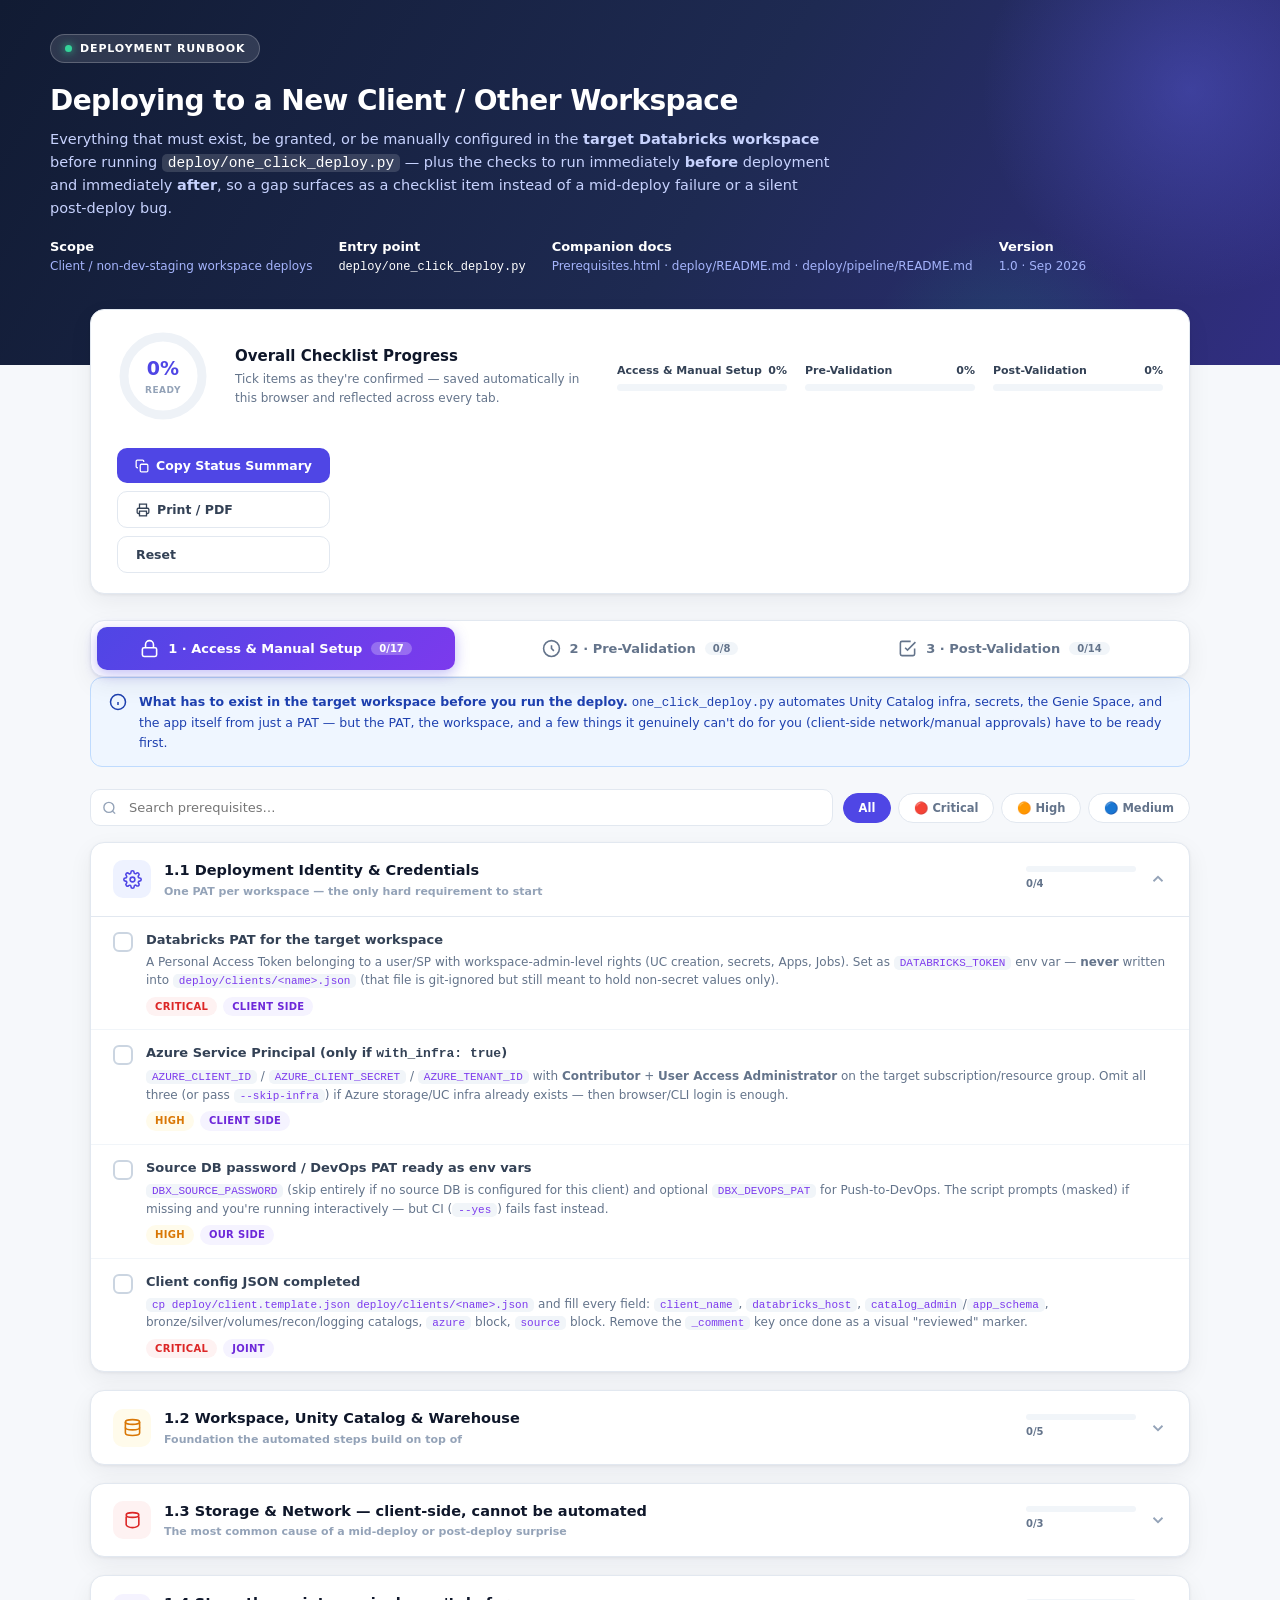
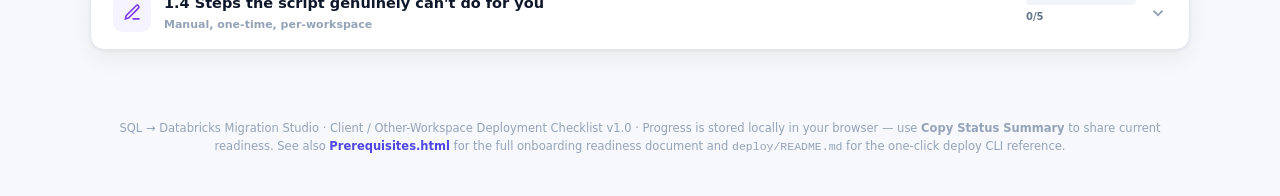
<file: ClientDeploymentPrerequisites.html>
<!DOCTYPE html>
<html lang="en">
<head>
<meta charset="UTF-8">
<meta name="viewport" content="width=device-width, initial-scale=1.0">
<title>Migration Studio — Client / Other-Workspace Deployment Checklist</title>
<style>
  :root{
    --bg:#F6F8FB; --surface:#FFFFFF; --surface-2:#F1F5F9;
    --ink:#0F172A; --t2:#334155; --t3:#64748B; --t4:#94A3B8;
    --line:#E2E8F0; --brand:#4F46E5; --brand-2:#6366F1; --brand-soft:#EEF2FF;
    --green:#059669; --green-soft:#ECFDF5; --amber:#D97706; --amber-soft:#FFFBEB;
    --red:#DC2626; --red-soft:#FEF2F2; --blue:#2563EB; --blue-soft:#EFF6FF;
    --purple-soft:#F5F3FF; --radius:14px;
    --shadow:0 1px 3px rgba(15,23,42,.06),0 8px 24px rgba(15,23,42,.06);
  }
  *{margin:0;padding:0;box-sizing:border-box}
  body{font-family:'Segoe UI',system-ui,-apple-system,Arial,sans-serif;background:var(--bg);color:var(--ink);font-size:14px;line-height:1.55}

  /* ── Header ── */
  .hdr{background:linear-gradient(120deg,#111B33 0%,#1E2A52 55%,#312E81 100%);color:#fff;padding:34px 40px 88px;position:relative;overflow:hidden}
  .hdr::after{content:"";position:absolute;right:-120px;top:-120px;width:420px;height:420px;border-radius:50%;background:radial-gradient(circle,rgba(99,102,241,.35),transparent 70%)}
  .hdr::before{content:"";position:absolute;right:120px;bottom:-160px;width:300px;height:300px;border-radius:50%;background:radial-gradient(circle,rgba(16,185,129,.18),transparent 70%)}
  .hdr-inner{max-width:1180px;margin:0 auto;position:relative;z-index:1}
  .hdr .kicker{display:inline-flex;align-items:center;gap:8px;background:rgba(255,255,255,.12);border:1px solid rgba(255,255,255,.22);padding:5px 14px;border-radius:99px;font-size:11px;font-weight:700;letter-spacing:.08em;text-transform:uppercase}
  .hdr .kicker .dot{width:7px;height:7px;border-radius:50%;background:#34D399;box-shadow:0 0 8px #34D399}
  .hdr h1{font-size:28px;font-weight:800;margin:16px 0 6px;letter-spacing:-.02em}
  .hdr p{color:#C7D2FE;font-size:14.5px;max-width:780px}
  .hdr-meta{display:flex;gap:26px;margin-top:18px;flex-wrap:wrap}
  .hdr-meta .m{font-size:12px;color:#A5B4FC}
  .hdr-meta .m b{display:block;color:#fff;font-size:13px;font-weight:700}

  /* ── Readiness bar ── */
  .ready{max-width:1180px;margin:-56px auto 0;padding:0 40px;position:relative;z-index:2}
  .ready-card{background:var(--surface);border:1px solid var(--line);border-radius:var(--radius);box-shadow:var(--shadow);padding:20px 26px;display:flex;align-items:center;gap:26px;flex-wrap:wrap}
  .ring{position:relative;width:92px;height:92px;flex-shrink:0}
  .ring svg{transform:rotate(-90deg)}
  .ring .pct{position:absolute;inset:0;display:flex;flex-direction:column;align-items:center;justify-content:center;font-weight:800;font-size:19px;color:var(--brand)}
  .ring .pct small{font-size:9px;color:var(--t4);font-weight:600;letter-spacing:.06em}
  .ready-info{flex:1;min-width:240px}
  .ready-info h3{font-size:15px;font-weight:800}
  .ready-info p{font-size:12px;color:var(--t3);margin-top:2px}
  .ready-bars{display:flex;gap:18px;flex-wrap:wrap}
  .rbar{min-width:170px}
  .rbar .lbl{display:flex;justify-content:space-between;font-size:11px;font-weight:700;color:var(--t2);margin-bottom:5px}
  .rbar .track{height:7px;border-radius:99px;background:var(--surface-2);overflow:hidden}
  .rbar .fill{height:100%;border-radius:99px;transition:width .5s ease}
  .btn{border:none;cursor:pointer;font-family:inherit;font-weight:700;font-size:12.5px;border-radius:10px;padding:10px 18px;transition:.18s;display:inline-flex;align-items:center;gap:7px}
  .btn-primary{background:var(--brand);color:#fff}
  .btn-primary:hover{background:#4338CA;transform:translateY(-1px)}
  .btn-ghost{background:var(--surface);color:var(--t2);border:1px solid var(--line)}
  .btn-ghost:hover{border-color:var(--brand);color:var(--brand)}

  /* ── Tabs ── */
  .wrap{max-width:1180px;margin:26px auto 70px;padding:0 40px}
  .tabs{display:flex;gap:6px;background:var(--surface);border:1px solid var(--line);padding:6px;border-radius:14px;box-shadow:var(--shadow);position:sticky;top:12px;z-index:20}
  .tab{flex:1;border:none;background:transparent;cursor:pointer;padding:12px 10px;border-radius:10px;font-family:inherit;font-size:13px;font-weight:700;color:var(--t3);display:flex;align-items:center;justify-content:center;gap:9px;transition:.18s;position:relative}
  .tab:hover{color:var(--brand);background:var(--brand-soft)}
  .tab.active{background:linear-gradient(135deg,var(--brand),#7C3AED);color:#fff;box-shadow:0 4px 14px rgba(79,70,229,.35)}
  .tab .ico{width:19px;height:19px}
  .tab .cnt{background:rgba(255,255,255,.25);font-size:10px;padding:1px 8px;border-radius:99px}
  .tab:not(.active) .cnt{background:var(--surface-2);color:var(--t3)}
  .tab-panel{display:none;animation:fade .35s ease}
  .tab-panel.active{display:block}
  @keyframes fade{from{opacity:0;transform:translateY(8px)}to{opacity:1;transform:none}}

  /* ── Toolbar ── */
  .toolbar{display:flex;gap:10px;align-items:center;margin:22px 0 16px;flex-wrap:wrap}
  .search{flex:1;min-width:220px;position:relative}
  .search input{width:100%;padding:10px 14px 10px 38px;border:1px solid var(--line);border-radius:10px;font-family:inherit;font-size:13px;background:var(--surface);outline:none;transition:.18s}
  .search input:focus{border-color:var(--brand);box-shadow:0 0 0 3px rgba(79,70,229,.12)}
  .search svg{position:absolute;left:12px;top:50%;transform:translateY(-50%);width:15px;height:15px;color:var(--t4)}
  .chips{display:flex;gap:7px}
  .chip{border:1px solid var(--line);background:var(--surface);border-radius:99px;padding:7px 15px;font-size:11.5px;font-weight:700;color:var(--t3);cursor:pointer;font-family:inherit;transition:.15s}
  .chip:hover{border-color:var(--brand);color:var(--brand)}
  .chip.on{background:var(--brand);border-color:var(--brand);color:#fff}

  /* ── Sections & items ── */
  .sect{background:var(--surface);border:1px solid var(--line);border-radius:var(--radius);box-shadow:var(--shadow);margin-bottom:18px;overflow:hidden}
  .sect-hd{display:flex;align-items:center;gap:13px;padding:16px 22px;cursor:pointer;user-select:none}
  .sect-hd:hover{background:#FAFBFF}
  .sect-ico{width:38px;height:38px;border-radius:10px;display:flex;align-items:center;justify-content:center;flex-shrink:0}
  .sect-ico svg{width:19px;height:19px}
  .sect-hd h2{font-size:14.5px;font-weight:800;flex:1}
  .sect-hd .sub{font-size:11px;color:var(--t4);font-weight:600;margin-top:1px}
  .sect-prog{width:110px;flex-shrink:0}
  .sect-prog .track{height:6px;border-radius:99px;background:var(--surface-2);overflow:hidden}
  .sect-prog .fill{height:100%;border-radius:99px;transition:width .4s}
  .sect-prog span{font-size:10px;font-weight:700;color:var(--t3)}
  .caret{transition:.25s;color:var(--t4);flex-shrink:0}
  .sect.open .caret{transform:rotate(180deg)}
  .sect-body{display:none;border-top:1px solid var(--line)}
  .sect.open .sect-body{display:block}
  .item{display:flex;gap:13px;padding:13px 22px;border-bottom:1px solid var(--surface-2);align-items:flex-start;transition:.15s}
  .item:last-child{border-bottom:none}
  .item:hover{background:#FAFBFF}
  .item.done{background:#F8FDFB}
  .item.done .it-title{text-decoration:line-through;color:var(--t4)}
  .cbox{width:20px;height:20px;border:2px solid #CBD5E1;border-radius:6px;cursor:pointer;flex-shrink:0;margin-top:2px;display:flex;align-items:center;justify-content:center;transition:.15s;background:#fff}
  .cbox:hover{border-color:var(--brand)}
  .cbox svg{width:12px;height:12px;color:#fff;opacity:0;transform:scale(.4);transition:.15s}
  .item.done .cbox{background:var(--green);border-color:var(--green)}
  .item.done .cbox svg{opacity:1;transform:scale(1)}
  .it-main{flex:1;min-width:0}
  .it-title{font-size:13px;font-weight:700;color:var(--t2)}
  .it-desc{font-size:12px;color:var(--t3);margin-top:3px;line-height:1.5}
  .it-desc code{background:var(--surface-2);padding:1px 6px;border-radius:5px;font-family:Consolas,monospace;font-size:11px;color:#7C3AED}
  .tags{display:flex;gap:6px;margin-top:7px;flex-wrap:wrap}
  .tag{font-size:10px;font-weight:800;padding:2px 9px;border-radius:99px;letter-spacing:.03em}
  .tag.crit{background:var(--red-soft);color:var(--red)}
  .tag.high{background:var(--amber-soft);color:var(--amber)}
  .tag.med{background:var(--blue-soft);color:var(--blue)}
  .tag.owner{background:var(--purple-soft);color:#6D28D9}
  .empty-msg{display:none;text-align:center;color:var(--t4);font-size:12.5px;padding:26px}

  /* ── Callouts ── */
  .callout{display:flex;gap:12px;border-radius:12px;padding:14px 18px;margin:0 0 18px;font-size:12.5px;border:1px solid}
  .callout svg{width:18px;height:18px;flex-shrink:0;margin-top:1px}
  .co-info{background:var(--blue-soft);border-color:#BFDBFE;color:#1E40AF}
  .co-warn{background:var(--amber-soft);border-color:#FDE68A;color:#92400E}
  .co-ok{background:var(--green-soft);border-color:#A7F3D0;color:#065F46}

  /* ── Footer ── */
  .ftr{max-width:1180px;margin:0 auto;padding:0 40px 46px;text-align:center;color:var(--t4);font-size:11.5px}
  .ftr a{color:var(--brand);text-decoration:none;font-weight:600}

  @media print{
    body{background:#fff}
    .hdr{padding:20px;color:#000;background:#fff;border-bottom:2px solid #000}
    .hdr p,.hdr-meta,.hdr .kicker{color:#333}
    .ready,.toolbar,.caret,.cbox{display:none !important}
    .tabs{display:none}
    .tab-panel{display:block !important;page-break-before:always}
    .tab-panel:first-of-type{page-break-before:avoid}
    .sect{box-shadow:none;break-inside:avoid}
    .sect-body{display:block !important}
    .item{break-inside:avoid}
    .ftr{color:#666}
  }
  @media(max-width:760px){
    .hdr,.wrap,.ready{padding-left:18px;padding-right:18px}
    .tabs{flex-direction:column}
    .ready-bars{gap:10px}
  }
</style>
</head>
<body>

<!-- ═══════════ HEADER ═══════════ -->
<header class="hdr">
  <div class="hdr-inner">
    <span class="kicker"><span class="dot"></span>Deployment Runbook</span>
    <h1>Deploying to a New Client / Other Workspace</h1>
    <p>Everything that must exist, be granted, or be manually configured in the <b>target Databricks workspace</b> before running <code style="background:rgba(255,255,255,.14);color:#fff;padding:1px 6px;border-radius:5px;">deploy/one_click_deploy.py</code> — plus the checks to run immediately <b>before</b> deployment and immediately <b>after</b>, so a gap surfaces as a checklist item instead of a mid-deploy failure or a silent post-deploy bug.</p>
    <div class="hdr-meta">
      <div class="m"><b>Scope</b>Client / non-dev-staging workspace deploys</div>
      <div class="m"><b>Entry point</b><code style="color:#fff">deploy/one_click_deploy.py</code></div>
      <div class="m"><b>Companion docs</b>Prerequisites.html · deploy/README.md · deploy/pipeline/README.md</div>
      <div class="m"><b>Version</b>1.0 · Sep 2026</div>
    </div>
  </div>
</header>

<!-- ═══════════ READINESS ═══════════ -->
<div class="ready">
  <div class="ready-card">
    <div class="ring">
      <svg width="92" height="92">
        <circle cx="46" cy="46" r="39" fill="none" stroke="#EEF2F7" stroke-width="9"/>
        <circle id="ringFill" cx="46" cy="46" r="39" fill="none" stroke="#4F46E5" stroke-width="9" stroke-linecap="round" stroke-dasharray="245" stroke-dashoffset="245"/>
      </svg>
      <div class="pct"><span id="globalPct">0%</span><small>READY</small></div>
    </div>
    <div class="ready-info">
      <h3>Overall Checklist Progress</h3>
      <p>Tick items as they're confirmed — saved automatically in this browser and reflected across every tab.</p>
    </div>
    <div class="ready-bars">
      <div class="rbar"><div class="lbl"><span>Access &amp; Manual Setup</span><span id="pctAccess">0%</span></div><div class="track"><div class="fill" id="barAccess" style="background:#6366F1;width:0%"></div></div></div>
      <div class="rbar"><div class="lbl"><span>Pre-Validation</span><span id="pctPre">0%</span></div><div class="track"><div class="fill" id="barPre" style="background:#D97706;width:0%"></div></div></div>
      <div class="rbar"><div class="lbl"><span>Post-Validation</span><span id="pctPost">0%</span></div><div class="track"><div class="fill" id="barPost" style="background:#059669;width:0%"></div></div></div>
    </div>
    <div style="display:flex;flex-direction:column;gap:8px">
      <button class="btn btn-primary" onclick="copySummary()">
        <svg width="14" height="14" viewBox="0 0 24 24" fill="none" stroke="currentColor" stroke-width="2.2"><rect x="9" y="9" width="13" height="13" rx="2"/><path d="M5 15H4a2 2 0 01-2-2V4a2 2 0 012-2h9a2 2 0 012 2v1"/></svg>
        Copy Status Summary
      </button>
      <button class="btn btn-ghost" onclick="window.print()">
        <svg width="14" height="14" viewBox="0 0 24 24" fill="none" stroke="currentColor" stroke-width="2.2"><path d="M6 9V2h12v7M6 18H4a2 2 0 01-2-2v-5a2 2 0 012-2h16a2 2 0 012 2v5a2 2 0 01-2 2h-2"/><rect x="6" y="14" width="12" height="8"/></svg>
        Print / PDF
      </button>
      <button class="btn btn-ghost" onclick="resetAll()">Reset</button>
    </div>
  </div>
</div>

<div class="wrap">

  <!-- ═══════════ TABS ═══════════ -->
  <div class="tabs" id="tabBar">
    <button class="tab active" data-tab="access" onclick="showTab('access')">
      <svg class="ico" viewBox="0 0 24 24" fill="none" stroke="currentColor" stroke-width="2"><rect x="3" y="11" width="18" height="11" rx="2"/><path d="M7 11V7a5 5 0 0110 0v4"/></svg>
      1 · Access &amp; Manual Setup <span class="cnt" id="cntAccess">0/0</span>
    </button>
    <button class="tab" data-tab="pre" onclick="showTab('pre')">
      <svg class="ico" viewBox="0 0 24 24" fill="none" stroke="currentColor" stroke-width="2"><circle cx="12" cy="12" r="10"/><path d="M12 8v4l3 3"/></svg>
      2 · Pre-Validation <span class="cnt" id="cntPre">0/0</span>
    </button>
    <button class="tab" data-tab="post" onclick="showTab('post')">
      <svg class="ico" viewBox="0 0 24 24" fill="none" stroke="currentColor" stroke-width="2"><path d="M9 11l3 3L22 4"/><path d="M21 12v7a2 2 0 01-2 2H5a2 2 0 01-2-2V5a2 2 0 012-2h11"/></svg>
      3 · Post-Validation <span class="cnt" id="cntPost">0/0</span>
    </button>
  </div>

  <!-- ═══════════ TAB 1 · ACCESS & MANUAL SETUP ═══════════ -->
  <section class="tab-panel active" id="panel-access">

    <div class="callout co-info">
      <svg viewBox="0 0 24 24" fill="none" stroke="currentColor" stroke-width="2"><circle cx="12" cy="12" r="10"/><path d="M12 16v-4M12 8h.01"/></svg>
      <div><b>What has to exist in the target workspace before you run the deploy.</b> <code>one_click_deploy.py</code> automates Unity Catalog infra, secrets, the Genie Space, and the app itself from just a PAT — but the PAT, the workspace, and a few things it genuinely can't do for you (client-side network/manual approvals) have to be ready first.</div>
    </div>

    <div class="toolbar">
      <div class="search">
        <svg viewBox="0 0 24 24" fill="none" stroke="currentColor" stroke-width="2.2"><circle cx="11" cy="11" r="8"/><line x1="21" y1="21" x2="16.65" y2="16.65"/></svg>
        <input placeholder="Search prerequisites…" oninput="filterItems()">
      </div>
      <div class="chips">
        <button class="chip on" data-f="all" onclick="setFilter(this)">All</button>
        <button class="chip" data-f="crit" onclick="setFilter(this)">🔴 Critical</button>
        <button class="chip" data-f="high" onclick="setFilter(this)">🟠 High</button>
        <button class="chip" data-f="med" onclick="setFilter(this)">🔵 Medium</button>
      </div>
    </div>

    <!-- ACCESS · IDENTITY & CREDENTIALS -->
    <div class="sect open">
      <div class="sect-hd" onclick="toggleSect(this)">
        <div class="sect-ico" style="background:var(--brand-soft);color:var(--brand)">
          <svg viewBox="0 0 24 24" fill="none" stroke="currentColor" stroke-width="2"><circle cx="12" cy="12" r="3"/><path d="M19.4 15a1.65 1.65 0 00.33 1.82l.06.06a2 2 0 010 2.83 2 2 0 01-2.83 0l-.06-.06a1.65 1.65 0 00-1.82-.33 1.65 1.65 0 00-1 1.51V21a2 2 0 01-4 0v-.09A1.65 1.65 0 009 19.4a1.65 1.65 0 00-1.82.33l-.06.06a2 2 0 01-2.83-2.83l.06-.06a1.65 1.65 0 00.33-1.82 1.65 1.65 0 00-1.51-1H3a2 2 0 010-4h.09A1.65 1.65 0 004.6 9a1.65 1.65 0 00-.33-1.82l-.06-.06a2 2 0 012.83-2.83l.06.06a1.65 1.65 0 001.82.33H9a1.65 1.65 0 001-1.51V3a2 2 0 014 0v.09a1.65 1.65 0 001 1.51 1.65 1.65 0 001.82-.33l.06-.06a2 2 0 012.83 2.83l-.06.06a1.65 1.65 0 00-.33 1.82V9a1.65 1.65 0 001.51 1H21a2 2 0 010 4h-.09a1.65 1.65 0 00-1.51 1z"/></svg>
        </div>
        <div style="flex:1"><h2>1.1 Deployment Identity &amp; Credentials</h2><div class="sub">One PAT per workspace — the only hard requirement to start</div></div>
        <div class="sect-prog"><div class="track"><div class="fill"></div></div><span>0%</span></div>
        <svg class="caret" width="18" height="18" viewBox="0 0 24 24" fill="none" stroke="currentColor" stroke-width="2.4"><path d="M6 9l6 6 6-6"/></svg>
      </div>
      <div class="sect-body">
        <div class="item" data-id="ac-101" data-p="crit"><div class="cbox" onclick="toggleItem(this)"><svg viewBox="0 0 24 24" fill="none" stroke="currentColor" stroke-width="3.4"><path d="M20 6L9 17l-5-5"/></svg></div><div class="it-main"><div class="it-title">Databricks PAT for the <b>target</b> workspace</div><div class="it-desc">A Personal Access Token belonging to a user/SP with workspace-admin-level rights (UC creation, secrets, Apps, Jobs). Set as <code>DATABRICKS_TOKEN</code> env var — <b>never</b> written into <code>deploy/clients/&lt;name&gt;.json</code> (that file is git-ignored but still meant to hold non-secret values only).</div><div class="tags"><span class="tag crit">CRITICAL</span><span class="tag owner">CLIENT SIDE</span></div></div></div>
        <div class="item" data-id="ac-102" data-p="high"><div class="cbox" onclick="toggleItem(this)"><svg viewBox="0 0 24 24" fill="none" stroke="currentColor" stroke-width="3.4"><path d="M20 6L9 17l-5-5"/></svg></div><div class="it-main"><div class="it-title">Azure Service Principal (only if <code>with_infra: true</code>)</div><div class="it-desc"><code>AZURE_CLIENT_ID</code> / <code>AZURE_CLIENT_SECRET</code> / <code>AZURE_TENANT_ID</code> with <b>Contributor</b> + <b>User Access Administrator</b> on the target subscription/resource group. Omit all three (or pass <code>--skip-infra</code>) if Azure storage/UC infra already exists — then browser/CLI login is enough.</div><div class="tags"><span class="tag high">HIGH</span><span class="tag owner">CLIENT SIDE</span></div></div></div>
        <div class="item" data-id="ac-103" data-p="high"><div class="cbox" onclick="toggleItem(this)"><svg viewBox="0 0 24 24" fill="none" stroke="currentColor" stroke-width="3.4"><path d="M20 6L9 17l-5-5"/></svg></div><div class="it-main"><div class="it-title">Source DB password / DevOps PAT ready as env vars</div><div class="it-desc"><code>DBX_SOURCE_PASSWORD</code> (skip entirely if no source DB is configured for this client) and optional <code>DBX_DEVOPS_PAT</code> for Push-to-DevOps. The script prompts (masked) if missing and you're running interactively — but CI (<code>--yes</code>) fails fast instead.</div><div class="tags"><span class="tag high">HIGH</span><span class="tag owner">OUR SIDE</span></div></div></div>
        <div class="item" data-id="ac-104" data-p="crit"><div class="cbox" onclick="toggleItem(this)"><svg viewBox="0 0 24 24" fill="none" stroke="currentColor" stroke-width="3.4"><path d="M20 6L9 17l-5-5"/></svg></div><div class="it-main"><div class="it-title">Client config JSON completed</div><div class="it-desc"><code>cp deploy/client.template.json deploy/clients/&lt;name&gt;.json</code> and fill every field: <code>client_name</code>, <code>databricks_host</code>, <code>catalog_admin</code>/<code>app_schema</code>, bronze/silver/volumes/recon/logging catalogs, <code>azure</code> block, <code>source</code> block. Remove the <code>_comment</code> key once done as a visual "reviewed" marker.</div><div class="tags"><span class="tag crit">CRITICAL</span><span class="tag owner">JOINT</span></div></div></div>
      </div>
    </div>

    <!-- ACCESS · WORKSPACE & UNITY CATALOG -->
    <div class="sect">
      <div class="sect-hd" onclick="toggleSect(this)">
        <div class="sect-ico" style="background:var(--amber-soft);color:var(--amber)">
          <svg viewBox="0 0 24 24" fill="none" stroke="currentColor" stroke-width="2"><ellipse cx="12" cy="5" rx="9" ry="3"/><path d="M21 12c0 1.66-4 3-9 3s-9-1.34-9-3"/><path d="M3 5v14c0 1.66 4 3 9 3s9-1.34 9-3V5"/></svg>
        </div>
        <div style="flex:1"><h2>1.2 Workspace, Unity Catalog &amp; Warehouse</h2><div class="sub">Foundation the automated steps build on top of</div></div>
        <div class="sect-prog"><div class="track"><div class="fill"></div></div><span>0%</span></div>
        <svg class="caret" width="18" height="18" viewBox="0 0 24 24" fill="none" stroke="currentColor" stroke-width="2.4"><path d="M6 9l6 6 6-6"/></svg>
      </div>
      <div class="sect-body">
        <div class="item" data-id="ac-201" data-p="crit"><div class="cbox" onclick="toggleItem(this)"><svg viewBox="0 0 24 24" fill="none" stroke="currentColor" stroke-width="3.4"><path d="M20 6L9 17l-5-5"/></svg></div><div class="it-main"><div class="it-title">Premium workspace with Databricks Apps enabled</div><div class="it-desc">Databricks Apps require the <b>Premium</b> plan. Confirm the Apps feature isn't blocked by a workspace allow-list or a not-yet-finalised IP access policy.</div><div class="tags"><span class="tag crit">CRITICAL</span><span class="tag owner">CLIENT SIDE</span></div></div></div>
        <div class="item" data-id="ac-202" data-p="crit"><div class="cbox" onclick="toggleItem(this)"><svg viewBox="0 0 24 24" fill="none" stroke="currentColor" stroke-width="3.4"><path d="M20 6L9 17l-5-5"/></svg></div><div class="it-main"><div class="it-title">Unity Catalog metastore attached</div><div class="it-desc">Without an assigned metastore, every catalog/schema/table step in <code>init_app_tables.py</code>/<code>one_click_deploy.py</code> fails outright — this is not something the deploy script can create for you.</div><div class="tags"><span class="tag crit">CRITICAL</span><span class="tag owner">CLIENT SIDE</span></div></div></div>
        <div class="item" data-id="ac-203" data-p="high"><div class="cbox" onclick="toggleItem(this)"><svg viewBox="0 0 24 24" fill="none" stroke="currentColor" stroke-width="3.4"><path d="M20 6L9 17l-5-5"/></svg></div><div class="it-main"><div class="it-title">A registered external location (or a metastore with default storage)</div><div class="it-desc">Some metastores reject a bare <code>CREATE CATALOG IF NOT EXISTS</code> with no storage root even when the catalog already exists. The deploy scripts fall back to piggybacking on any existing external location's storage root — having <b>at least one</b> registered avoids a manual "ask a metastore admin to create the catalog" step.</div><div class="tags"><span class="tag high">HIGH</span><span class="tag owner">CLIENT SIDE</span></div></div></div>
        <div class="item" data-id="ac-204" data-p="high"><div class="cbox" onclick="toggleItem(this)"><svg viewBox="0 0 24 24" fill="none" stroke="currentColor" stroke-width="3.4"><path d="M20 6L9 17l-5-5"/></svg></div><div class="it-main"><div class="it-title">SQL Warehouse exists (or infra step will create one)</div><div class="it-desc">Serverless recommended. <code>sql_warehouse_id</code> in the client config, or leave blank to auto-discover a running one at deploy time.</div><div class="tags"><span class="tag high">HIGH</span><span class="tag owner">CLIENT SIDE</span></div></div></div>
        <div class="item" data-id="ac-205" data-p="crit"><div class="cbox" onclick="toggleItem(this)"><svg viewBox="0 0 24 24" fill="none" stroke="currentColor" stroke-width="3.4"><path d="M20 6L9 17l-5-5"/></svg></div><div class="it-main"><div class="it-title">App's own Service Principal will be granted UC access — don't skip this</div><div class="it-desc">The deploy identity's PAT creates the catalog/tables, but the running App authenticates as its <b>own</b> Service Principal (or a stored PAT that can go stale). <code>init_app_tables.py</code>/<code>one_click_deploy.py</code> now runs <code>GRANT USE CATALOG</code> / <code>GRANT USE SCHEMA, SELECT, MODIFY, CREATE TABLE</code> to that SP automatically — confirm the deploy PAT itself has enough authority to grant (catalog owner or metastore admin), or this step silently no-ops and every config save fails with <code>TABLE_OR_VIEW_NOT_FOUND</code> post-deploy (see Post-Validation 3.2).</div><div class="tags"><span class="tag crit">CRITICAL</span><span class="tag owner">OUR SIDE</span></div></div></div>
      </div>
    </div>

    <!-- ACCESS · STORAGE & NETWORK -->
    <div class="sect">
      <div class="sect-hd" onclick="toggleSect(this)">
        <div class="sect-ico" style="background:var(--red-soft);color:var(--red)">
          <svg viewBox="0 0 24 24" fill="none" stroke="currentColor" stroke-width="2"><path d="M4 7v10c0 2 3.5 4 8 4s8-2 8-4V7"/><ellipse cx="12" cy="5" rx="8" ry="3"/></svg>
        </div>
        <div style="flex:1"><h2>1.3 Storage &amp; Network — client-side, cannot be automated</h2><div class="sub">The most common cause of a mid-deploy or post-deploy surprise</div></div>
        <div class="sect-prog"><div class="track"><div class="fill"></div></div><span>0%</span></div>
        <svg class="caret" width="18" height="18" viewBox="0 0 24 24" fill="none" stroke="currentColor" stroke-width="2.4"><path d="M6 9l6 6 6-6"/></svg>
      </div>
      <div class="sect-body">
        <div class="item" data-id="ac-301" data-p="high"><div class="cbox" onclick="toggleItem(this)"><svg viewBox="0 0 24 24" fill="none" stroke="currentColor" stroke-width="3.4"><path d="M20 6L9 17l-5-5"/></svg></div><div class="it-main"><div class="it-title">ADLS Gen2 storage account + container (if <code>with_infra: true</code>)</div><div class="it-desc">Hierarchical namespace enabled, dedicated container (e.g. <code>datalake</code>). If it already exists, set <code>with_infra: false</code> / pass <code>--skip-infra</code> and just fill in the existing names.</div><div class="tags"><span class="tag high">HIGH</span><span class="tag owner">CLIENT SIDE</span></div></div></div>
        <div class="item" data-id="ac-302" data-p="crit"><div class="cbox" onclick="toggleItem(this)"><svg viewBox="0 0 24 24" fill="none" stroke="currentColor" stroke-width="3.4"><path d="M20 6L9 17l-5-5"/></svg></div><div class="it-main"><div class="it-title">Source database firewall opened for Databricks egress</div><div class="it-desc">Azure SQL/Synapse: allow the SQL Warehouse's egress (or "Allow Azure services"). On-prem: firewall/VPN path for the Databricks egress range. <b>Test this before deploy day</b> — a connectivity probe from the target workspace, not an assumption.</div><div class="tags"><span class="tag crit">CRITICAL</span><span class="tag owner">CLIENT SIDE</span></div></div></div>
        <div class="item" data-id="ac-303" data-p="med"><div class="cbox" onclick="toggleItem(this)"><svg viewBox="0 0 24 24" fill="none" stroke="currentColor" stroke-width="3.4"><path d="M20 6L9 17l-5-5"/></svg></div><div class="it-main"><div class="it-title">IP access lists / conditional access reviewed for the App URL</div><div class="it-desc">If the workspace enforces IP allow-lists or Entra conditional access, confirm the pilot users' networks can actually reach the deployed App URL before go-live.</div><div class="tags"><span class="tag med">MEDIUM</span><span class="tag owner">CLIENT SIDE</span></div></div></div>
      </div>
    </div>

    <!-- ACCESS · MANUAL-ONLY STEPS -->
    <div class="sect">
      <div class="sect-hd" onclick="toggleSect(this)">
        <div class="sect-ico" style="background:var(--purple-soft);color:#7C3AED">
          <svg viewBox="0 0 24 24" fill="none" stroke="currentColor" stroke-width="2"><path d="M12 20h9"/><path d="M16.5 3.5a2.12 2.12 0 013 3L7 19l-4 1 1-4L16.5 3.5z"/></svg>
        </div>
        <div style="flex:1"><h2>1.4 Steps the script genuinely can't do for you</h2><div class="sub">Manual, one-time, per-workspace</div></div>
        <div class="sect-prog"><div class="track"><div class="fill"></div></div><span>0%</span></div>
        <svg class="caret" width="18" height="18" viewBox="0 0 24 24" fill="none" stroke="currentColor" stroke-width="2.4"><path d="M6 9l6 6 6-6"/></svg>
      </div>
      <div class="sect-body">
        <div class="item" data-id="ac-401" data-p="med"><div class="cbox" onclick="toggleItem(this)"><svg viewBox="0 0 24 24" fill="none" stroke="currentColor" stroke-width="3.4"><path d="M20 6L9 17l-5-5"/></svg></div><div class="it-main"><div class="it-title">Genie Space — manual fallback</div><div class="it-desc">Auto-create via the Genie API is attempted first; if unsupported in this workspace/region, the script prompts for a manually-created Space ID (Databricks UI → Genie → New Space) and stops there when run non-interactively (<code>--yes</code>) with a clear warning instead of failing.</div><div class="tags"><span class="tag med">MEDIUM</span><span class="tag owner">JOINT</span></div></div></div>
        <div class="item" data-id="ac-402" data-p="high"><div class="cbox" onclick="toggleItem(this)"><svg viewBox="0 0 24 24" fill="none" stroke="currentColor" stroke-width="3.4"><path d="M20 6L9 17l-5-5"/></svg></div><div class="it-main"><div class="it-title">External location / storage credential with no existing coverage</div><div class="it-desc">If neither an existing external location nor a metastore default storage root covers the target catalog's path, a metastore admin has to create it manually with an explicit managed location (<code>CREATE CATALOG … MANAGED LOCATION '&lt;abfss-path&gt;'</code>) — the automated steps only ever piggyback on what already exists.</div><div class="tags"><span class="tag high">HIGH</span><span class="tag owner">CLIENT SIDE</span></div></div></div>
        <div class="item" data-id="ac-403" data-p="med"><div class="cbox" onclick="toggleItem(this)"><svg viewBox="0 0 24 24" fill="none" stroke="currentColor" stroke-width="3.4"><path d="M20 6L9 17l-5-5"/></svg></div><div class="it-main"><div class="it-title">Azure DevOps PAT scopes (if Push-to-DevOps is in scope)</div><div class="it-desc">PAT needs <b>Code (Read &amp; Write)</b> on the target org/project/repo; org/project/repo/branch/reviewers agreed and recorded in Settings before the pilot run.</div><div class="tags"><span class="tag med">MEDIUM</span><span class="tag owner">CLIENT SIDE</span></div></div></div>
        <div class="item" data-id="ac-404" data-p="high"><div class="cbox" onclick="toggleItem(this)"><svg viewBox="0 0 24 24" fill="none" stroke="currentColor" stroke-width="3.4"><path d="M20 6L9 17l-5-5"/></svg></div><div class="it-main"><div class="it-title">Pilot user access (<code>CAN_USE</code> on the App)</div><div class="it-desc">Assign the pilot group/user <code>CAN_USE</code> on the deployed App and confirm SSO login works — the deploy script creates the App but doesn't manage end-user ACLs.</div><div class="tags"><span class="tag high">HIGH</span><span class="tag owner">CLIENT SIDE</span></div></div></div>
        <div class="item" data-id="ac-405" data-p="med"><div class="cbox" onclick="toggleItem(this)"><svg viewBox="0 0 24 24" fill="none" stroke="currentColor" stroke-width="3.4"><path d="M20 6L9 17l-5-5"/></svg></div><div class="it-main"><div class="it-title">CI-based deploy (optional): GitHub Environment + secrets</div><div class="it-desc">If deploying via the <code>deploy-clients</code> GitHub Actions job instead of running the script by hand: create the <code>client-&lt;name&gt;</code> Environment with a required reviewer, add its <code>DATABRICKS_HOST</code>/<code>DATABRICKS_TOKEN</code>/<code>CLIENT_CONFIG_JSON</code>/optional secrets, and add <code>&lt;name&gt;</code> to the repo's <code>CLIENTS_JSON</code> variable.</div><div class="tags"><span class="tag med">MEDIUM</span><span class="tag owner">JOINT</span></div></div></div>
      </div>
    </div>
  </section>

  <!-- ═══════════ TAB 2 · PRE-VALIDATION ═══════════ -->
  <section class="tab-panel" id="panel-pre">

    <div class="callout co-warn">
      <svg viewBox="0 0 24 24" fill="none" stroke="currentColor" stroke-width="2"><path d="M10.29 3.86L1.82 18a2 2 0 001.71 3h16.94a2 2 0 001.71-3L13.71 3.86a2 2 0 00-3.42 0z"/><path d="M12 9v4M12 17h.01"/></svg>
      <div><b>Run these immediately before kicking off the deploy.</b> Every check here is meant to fail fast and cheap — catching a missing grant or a placeholder value now costs two minutes; catching it mid-<code>bundle deploy</code> costs a rollback.</div>
    </div>

    <div class="toolbar">
      <div class="search">
        <svg viewBox="0 0 24 24" fill="none" stroke="currentColor" stroke-width="2.2"><circle cx="11" cy="11" r="8"/><line x1="21" y1="21" x2="16.65" y2="16.65"/></svg>
        <input placeholder="Search checks…" oninput="filterItems()">
      </div>
      <div class="chips">
        <button class="chip on" data-f="all" onclick="setFilter(this)">All</button>
        <button class="chip" data-f="crit" onclick="setFilter(this)">🔴 Critical</button>
        <button class="chip" data-f="high" onclick="setFilter(this)">🟠 High</button>
        <button class="chip" data-f="med" onclick="setFilter(this)">🔵 Medium</button>
      </div>
    </div>

    <!-- PRE · AUTH & CONFIG -->
    <div class="sect open">
      <div class="sect-hd" onclick="toggleSect(this)">
        <div class="sect-ico" style="background:var(--brand-soft);color:var(--brand)">
          <svg viewBox="0 0 24 24" fill="none" stroke="currentColor" stroke-width="2"><rect x="3" y="11" width="18" height="11" rx="2"/><path d="M7 11V7a5 5 0 0110 0v4"/></svg>
        </div>
        <div style="flex:1"><h2>2.1 Auth &amp; Config Sanity</h2><div class="sub">Confirm the inputs before the script touches anything</div></div>
        <div class="sect-prog"><div class="track"><div class="fill"></div></div><span>0%</span></div>
        <svg class="caret" width="18" height="18" viewBox="0 0 24 24" fill="none" stroke="currentColor" stroke-width="2.4"><path d="M6 9l6 6 6-6"/></svg>
      </div>
      <div class="sect-body">
        <div class="item" data-id="pre-101" data-p="crit"><div class="cbox" onclick="toggleItem(this)"><svg viewBox="0 0 24 24" fill="none" stroke="currentColor" stroke-width="3.4"><path d="M20 6L9 17l-5-5"/></svg></div><div class="it-main"><div class="it-title">PAT authenticates against the target host</div><div class="it-desc">The pre-flight phase of <code>one_click_deploy.py</code> checks this automatically — but a quick manual <code>curl -H "Authorization: Bearer $DATABRICKS_TOKEN" https://&lt;host&gt;/api/2.0/preview/scim/v2/Me</code> before running catches a copy-pasted wrong host/token instantly.</div><div class="tags"><span class="tag crit">CRITICAL</span><span class="tag owner">JOINT</span></div></div></div>
        <div class="item" data-id="pre-102" data-p="crit"><div class="cbox" onclick="toggleItem(this)"><svg viewBox="0 0 24 24" fill="none" stroke="currentColor" stroke-width="3.4"><path d="M20 6L9 17l-5-5"/></svg></div><div class="it-main"><div class="it-title">Client config JSON has no placeholder values left</div><div class="it-desc">No empty <code>""</code> on required fields (<code>databricks_host</code>, catalogs, <code>azure.subscription_id</code>/<code>resource_group</code>/<code>storage_account</code>/<code>access_connector</code> if infra is in scope). A missing infra field silently <b>skips</b> the infra step rather than failing — verify intent, don't assume.</div><div class="tags"><span class="tag crit">CRITICAL</span><span class="tag owner">OUR SIDE</span></div></div></div>
        <div class="item" data-id="pre-103" data-p="high"><div class="cbox" onclick="toggleItem(this)"><svg viewBox="0 0 24 24" fill="none" stroke="currentColor" stroke-width="3.4"><path d="M20 6L9 17l-5-5"/></svg></div><div class="it-main"><div class="it-title"><code>databricks bundle validate</code> passes for the client target</div><div class="it-desc"><code>databricks bundle validate -t client --var="client_name=&lt;name&gt;"</code> — catches bundle/variable errors before any real resource is touched.</div><div class="tags"><span class="tag high">HIGH</span><span class="tag owner">OUR SIDE</span></div></div></div>
        <div class="item" data-id="pre-104" data-p="med"><div class="cbox" onclick="toggleItem(this)"><svg viewBox="0 0 24 24" fill="none" stroke="currentColor" stroke-width="3.4"><path d="M20 6L9 17l-5-5"/></svg></div><div class="it-main"><div class="it-title">No stale partial-deploy leftovers</div><div class="it-desc">If this is a re-run after a failed attempt: check for a half-created secret scope, catalog, or App with a mismatched name before re-running — every step is idempotent, but a renamed client or changed catalog name mid-attempt can leave an orphaned resource under the old name.</div><div class="tags"><span class="tag med">MEDIUM</span><span class="tag owner">OUR SIDE</span></div></div></div>
      </div>
    </div>

    <!-- PRE · INFRA READINESS -->
    <div class="sect">
      <div class="sect-hd" onclick="toggleSect(this)">
        <div class="sect-ico" style="background:var(--amber-soft);color:var(--amber)">
          <svg viewBox="0 0 24 24" fill="none" stroke="currentColor" stroke-width="2"><ellipse cx="12" cy="5" rx="9" ry="3"/><path d="M21 12c0 1.66-4 3-9 3s-9-1.34-9-3"/><path d="M3 5v14c0 1.66 4 3 9 3s9-1.34 9-3V5"/></svg>
        </div>
        <div style="flex:1"><h2>2.2 Infra &amp; Connectivity Probes</h2><div class="sub">Verify the target workspace is actually reachable and ready</div></div>
        <div class="sect-prog"><div class="track"><div class="fill"></div></div><span>0%</span></div>
        <svg class="caret" width="18" height="18" viewBox="0 0 24 24" fill="none" stroke="currentColor" stroke-width="2.4"><path d="M6 9l6 6 6-6"/></svg>
      </div>
      <div class="sect-body">
        <div class="item" data-id="pre-201" data-p="crit"><div class="cbox" onclick="toggleItem(this)"><svg viewBox="0 0 24 24" fill="none" stroke="currentColor" stroke-width="3.4"><path d="M20 6L9 17l-5-5"/></svg></div><div class="it-main"><div class="it-title">Metastore attached &amp; reachable</div><div class="it-desc"><code>databricks unity-catalog metastores summary</code> (or the workspace UI) confirms a metastore is assigned before any catalog step runs.</div><div class="tags"><span class="tag crit">CRITICAL</span><span class="tag owner">JOINT</span></div></div></div>
        <div class="item" data-id="pre-202" data-p="high"><div class="cbox" onclick="toggleItem(this)"><svg viewBox="0 0 24 24" fill="none" stroke="currentColor" stroke-width="3.4"><path d="M20 6L9 17l-5-5"/></svg></div><div class="it-main"><div class="it-title">At least one SQL Warehouse exists (or infra will create one)</div><div class="it-desc">If none exists and <code>with_infra</code> doesn't provision one, the warehouse-dependent steps (app tables, Genie, catalog listing) skip with a warning instead of failing loudly — confirm this is expected.</div><div class="tags"><span class="tag high">HIGH</span><span class="tag owner">JOINT</span></div></div></div>
        <div class="item" data-id="pre-203" data-p="crit"><div class="cbox" onclick="toggleItem(this)"><svg viewBox="0 0 24 24" fill="none" stroke="currentColor" stroke-width="3.4"><path d="M20 6L9 17l-5-5"/></svg></div><div class="it-main"><div class="it-title">Source system connectivity probe passed</div><div class="it-desc">From a notebook/cluster in the target workspace: raw TCP/JDBC reach to each configured source (SQL Server/Snowflake/Redshift/SharePoint/API) confirmed <i>before</i> deploy day — the classic firewall surprise happens here, not in the app.</div><div class="tags"><span class="tag crit">CRITICAL</span><span class="tag owner">CLIENT SIDE</span></div></div></div>
        <div class="item" data-id="pre-204" data-p="med"><div class="cbox" onclick="toggleItem(this)"><svg viewBox="0 0 24 24" fill="none" stroke="currentColor" stroke-width="3.4"><path d="M20 6L9 17l-5-5"/></svg></div><div class="it-main"><div class="it-title">Deploy identity's PAT owner can actually GRANT on the target catalog</div><div class="it-desc">Confirm the PAT belongs to the catalog owner, a metastore admin, or a principal with <code>MANAGE</code> — otherwise the App-SP grant step (Access 1.2) silently no-ops and post-validation 3.2 will fail.</div><div class="tags"><span class="tag med">MEDIUM</span><span class="tag owner">OUR SIDE</span></div></div></div>
      </div>
    </div>
  </section>

  <!-- ═══════════ TAB 3 · POST-VALIDATION ═══════════ -->
  <section class="tab-panel" id="panel-post">

    <div class="callout co-ok">
      <svg viewBox="0 0 24 24" fill="none" stroke="currentColor" stroke-width="2"><path d="M22 11.08V12a10 10 0 11-5.93-9.14"/><path d="M22 4L12 14.01l-3-3"/></svg>
      <div><b>Run these right after the deploy report shows green.</b> A successful <code>deploy/reports/&lt;client&gt;-&lt;timestamp&gt;.json</code> means every automated step ran — it does not by itself prove the app works end-to-end for a real user. These checks are the regression tests for the exact class of bug that's bitten this app before: durable config saves, live pipeline status, and notebook-deploy state.</div>
    </div>

    <div class="toolbar">
      <div class="search">
        <svg viewBox="0 0 24 24" fill="none" stroke="currentColor" stroke-width="2.2"><circle cx="11" cy="11" r="8"/><line x1="21" y1="21" x2="16.65" y2="16.65"/></svg>
        <input placeholder="Search checks…" oninput="filterItems()">
      </div>
      <div class="chips">
        <button class="chip on" data-f="all" onclick="setFilter(this)">All</button>
        <button class="chip" data-f="crit" onclick="setFilter(this)">🔴 Critical</button>
        <button class="chip" data-f="high" onclick="setFilter(this)">🟠 High</button>
        <button class="chip" data-f="med" onclick="setFilter(this)">🔵 Medium</button>
      </div>
    </div>

    <!-- POST · APP HEALTH -->
    <div class="sect open">
      <div class="sect-hd" onclick="toggleSect(this)">
        <div class="sect-ico" style="background:var(--brand-soft);color:var(--brand)">
          <svg viewBox="0 0 24 24" fill="none" stroke="currentColor" stroke-width="2"><path d="M21 16V8a2 2 0 00-1-1.73l-7-4a2 2 0 00-2 0l-7 4A2 2 0 003 8v8a2 2 0 001 1.73l7 4a2 2 0 002 0l7-4A2 2 0 0021 16z"/></svg>
        </div>
        <div style="flex:1"><h2>3.1 App Is Actually Running</h2><div class="sub">The basics — confirm before anything deeper</div></div>
        <div class="sect-prog"><div class="track"><div class="fill"></div></div><span>0%</span></div>
        <svg class="caret" width="18" height="18" viewBox="0 0 24 24" fill="none" stroke="currentColor" stroke-width="2.4"><path d="M6 9l6 6 6-6"/></svg>
      </div>
      <div class="sect-body">
        <div class="item" data-id="post-101" data-p="crit"><div class="cbox" onclick="toggleItem(this)"><svg viewBox="0 0 24 24" fill="none" stroke="currentColor" stroke-width="3.4"><path d="M20 6L9 17l-5-5"/></svg></div><div class="it-main"><div class="it-title">App status = Running, opens and logs in via SSO</div><div class="it-desc">Open the App URL, confirm no startup errors in the app logs, and that a pilot user can authenticate.</div><div class="tags"><span class="tag crit">CRITICAL</span><span class="tag owner">JOINT</span></div></div></div>
        <div class="item" data-id="post-102" data-p="high"><div class="cbox" onclick="toggleItem(this)"><svg viewBox="0 0 24 24" fill="none" stroke="currentColor" stroke-width="3.4"><path d="M20 6L9 17l-5-5"/></svg></div><div class="it-main"><div class="it-title">Secret scope populated</div><div class="it-desc">Settings → Secret Vault (Admin) shows <code>databricks-token</code>, <code>devops-pat</code>, and every configured <code>source-*-password</code> key as present — not stuck on the <code>REPLACE_ME</code> scaffold placeholder for a key you expected to be real.</div><div class="tags"><span class="tag high">HIGH</span><span class="tag owner">OUR SIDE</span></div></div></div>
      </div>
    </div>

    <!-- POST · DURABLE CONFIG (regression: TABLE_OR_VIEW_NOT_FOUND) -->
    <div class="sect open">
      <div class="sect-hd" onclick="toggleSect(this)">
        <div class="sect-ico" style="background:var(--red-soft);color:var(--red)">
          <svg viewBox="0 0 24 24" fill="none" stroke="currentColor" stroke-width="2"><ellipse cx="12" cy="5" rx="9" ry="3"/><path d="M21 12c0 1.66-4 3-9 3s-9-1.34-9-3"/><path d="M3 5v14c0 1.66 4 3 9 3s9-1.34 9-3V5"/></svg>
        </div>
        <div style="flex:1"><h2>3.2 Config Actually Persists (durable save)</h2><div class="sub">Regression check — a real incident on this app: config silently discarded on every redeploy</div></div>
        <div class="sect-prog"><div class="track"><div class="fill"></div></div><span>0%</span></div>
        <svg class="caret" width="18" height="18" viewBox="0 0 24 24" fill="none" stroke="currentColor" stroke-width="2.4"><path d="M6 9l6 6 6-6"/></svg>
      </div>
      <div class="sect-body">
        <div class="item" data-id="post-201" data-p="crit"><div class="cbox" onclick="toggleItem(this)"><svg viewBox="0 0 24 24" fill="none" stroke="currentColor" stroke-width="3.4"><path d="M20 6L9 17l-5-5"/></svg></div><div class="it-main"><div class="it-title">Settings → Save Config shows no "Saved locally only" popup</div><div class="it-desc">If it appears, the App's own identity can't see <code>app_config</code> yet (<code>TABLE_OR_VIEW_NOT_FOUND</code>) — usually the SP grant from Access 1.2 didn't land. The write also falls back to a local <code>deployconfig.json</code> that <b>Databricks Apps wipes on every SNAPSHOT redeploy</b>, so this must show <code>durable: true</code> before go-live, not "close enough."</div><div class="tags"><span class="tag crit">CRITICAL</span><span class="tag owner">JOINT</span></div></div></div>
        <div class="item" data-id="post-202" data-p="high"><div class="cbox" onclick="toggleItem(this)"><svg viewBox="0 0 24 24" fill="none" stroke="currentColor" stroke-width="3.4"><path d="M20 6L9 17l-5-5"/></svg></div><div class="it-main"><div class="it-title">A saved setting survives a redeploy</div><div class="it-desc">Save any Settings field, trigger a no-op redeploy (or just wait for the next scheduled one), refresh — the value must still be there. This is the direct test for "config gets overwritten every deployment."</div><div class="tags"><span class="tag high">HIGH</span><span class="tag owner">OUR SIDE</span></div></div></div>
        <div class="item" data-id="post-203" data-p="med"><div class="cbox" onclick="toggleItem(this)"><svg viewBox="0 0 24 24" fill="none" stroke="currentColor" stroke-width="3.4"><path d="M20 6L9 17l-5-5"/></svg></div><div class="it-main"><div class="it-title">Grants confirmed via <code>SHOW GRANTS</code></div><div class="it-desc"><code>SHOW GRANTS ON SCHEMA &lt;catalog&gt;.&lt;schema&gt;</code> in the SQL editor lists <code>USE CATALOG</code>/<code>USE SCHEMA</code>/<code>SELECT</code>/<code>MODIFY</code>/<code>CREATE TABLE</code> for the App's Service Principal client ID, not just the deploy identity.</div><div class="tags"><span class="tag med">MEDIUM</span><span class="tag owner">OUR SIDE</span></div></div></div>
      </div>
    </div>

    <!-- POST · PIPELINE STATUS SYNC -->
    <div class="sect open">
      <div class="sect-hd" onclick="toggleSect(this)">
        <div class="sect-ico" style="background:var(--green-soft);color:var(--green)">
          <svg viewBox="0 0 24 24" fill="none" stroke="currentColor" stroke-width="2"><path d="M12 2L2 7l10 5 10-5-10-5z"/><path d="M2 17l10 5 10-5M2 12l10 5 10-5"/></svg>
        </div>
        <div style="flex:1"><h2>3.3 Pipeline Run &amp; Dashboard Sync</h2><div class="sub">Regression check — a run can succeed on Databricks while the app's own status stays stuck</div></div>
        <div class="sect-prog"><div class="track"><div class="fill"></div></div><span>0%</span></div>
        <svg class="caret" width="18" height="18" viewBox="0 0 24 24" fill="none" stroke="currentColor" stroke-width="2.4"><path d="M6 9l6 6 6-6"/></svg>
      </div>
      <div class="sect-body">
        <div class="item" data-id="post-301" data-p="crit"><div class="cbox" onclick="toggleItem(this)"><svg viewBox="0 0 24 24" fill="none" stroke="currentColor" stroke-width="3.4"><path d="M20 6L9 17l-5-5"/></svg></div><div class="it-main"><div class="it-title">Run one full pilot pipeline (Extract → SDP/Bronze/Silver) end-to-end</div><div class="it-desc">Pipeline Studio's group badge must flip all the way to <b>SUCCESS</b> after the run actually finishes — not stay on <b>CREATED</b>/<b>RUNNING</b> after Databricks itself shows the job/pipeline completed. A stuck badge means the completion write to the app's status table failed silently; re-running the same job after confirming the fix is deployed should resolve it.</div><div class="tags"><span class="tag crit">CRITICAL</span><span class="tag owner">JOINT</span></div></div></div>
        <div class="item" data-id="post-302" data-p="high"><div class="cbox" onclick="toggleItem(this)"><svg viewBox="0 0 24 24" fill="none" stroke="currentColor" stroke-width="3.4"><path d="M20 6L9 17l-5-5"/></svg></div><div class="it-main"><div class="it-title">Dashboard tiles &amp; Audit Log reflect the same run</div><div class="it-desc">Workflow Manager Dashboard's SUCCEEDED/FAILED/TOTAL JOBS counts and the Audit &amp; Compliance event log must show the pilot run's <b>final</b> status, not just its "created" event — all three surfaces read the same underlying table, so a mismatch here points at the same write-path bug as 3.3's first item.</div><div class="tags"><span class="tag high">HIGH</span><span class="tag owner">JOINT</span></div></div></div>
        <div class="item" data-id="post-303" data-p="med"><div class="cbox" onclick="toggleItem(this)"><svg viewBox="0 0 24 24" fill="none" stroke="currentColor" stroke-width="3.4"><path d="M20 6L9 17l-5-5"/></svg></div><div class="it-main"><div class="it-title">Downstream analytics render from the same pilot run</div><div class="it-desc">Reports, Progress Tracker, Data Quality, Schema Comparison, and Reconciliation all pick up the pilot table without errors.</div><div class="tags"><span class="tag med">MEDIUM</span><span class="tag owner">JOINT</span></div></div></div>
      </div>
    </div>

    <!-- POST · NOTEBOOKS & DEVOPS -->
    <div class="sect">
      <div class="sect-hd" onclick="toggleSect(this)">
        <div class="sect-ico" style="background:var(--purple-soft);color:#7C3AED">
          <svg viewBox="0 0 24 24" fill="none" stroke="currentColor" stroke-width="2"><polyline points="16 16 12 12 8 16"/><line x1="12" y1="12" x2="12" y2="21"/><path d="M20.39 18.39A5 5 0 0018 9h-1.26A8 8 0 103 16.3"/></svg>
        </div>
        <div style="flex:1"><h2>3.4 Deploy Notebooks &amp; Push to DevOps</h2><div class="sub">Regression check — a page that forgot it was already connected</div></div>
        <div class="sect-prog"><div class="track"><div class="fill"></div></div><span>0%</span></div>
        <svg class="caret" width="18" height="18" viewBox="0 0 24 24" fill="none" stroke="currentColor" stroke-width="2.4"><path d="M6 9l6 6 6-6"/></svg>
      </div>
      <div class="sect-body">
        <div class="item" data-id="post-401" data-p="high"><div class="cbox" onclick="toggleItem(this)"><svg viewBox="0 0 24 24" fill="none" stroke="currentColor" stroke-width="3.4"><path d="M20 6L9 17l-5-5"/></svg></div><div class="it-main"><div class="it-title">Deploy Notebooks shows Connected automatically</div><div class="it-desc">Land on the tab fresh (no manual "Test Connection" click) — it should already show workspace/cluster info using the credentials the app already has, not a static "Not Connected."</div><div class="tags"><span class="tag high">HIGH</span><span class="tag owner">OUR SIDE</span></div></div></div>
        <div class="item" data-id="post-402" data-p="med"><div class="cbox" onclick="toggleItem(this)"><svg viewBox="0 0 24 24" fill="none" stroke="currentColor" stroke-width="3.4"><path d="M20 6L9 17l-5-5"/></svg></div><div class="it-main"><div class="it-title">A conversion survives a tab switch / reload</div><div class="it-desc">Convert an object via Convert to PySpark, switch tabs (or reload), come back to Deploy Notebooks — "Ready to Deploy" and Push to DevOps must still see it, not demand re-conversion.</div><div class="tags"><span class="tag med">MEDIUM</span><span class="tag owner">OUR SIDE</span></div></div></div>
        <div class="item" data-id="post-403" data-p="med"><div class="cbox" onclick="toggleItem(this)"><svg viewBox="0 0 24 24" fill="none" stroke="currentColor" stroke-width="3.4"><path d="M20 6L9 17l-5-5"/></svg></div><div class="it-main"><div class="it-title">Push to DevOps lands in the expected repo/branch</div><div class="it-desc">If in scope: confirm the pushed notebooks appear under the agreed org/project/repo/folder and branch, with reviewers added if configured.</div><div class="tags"><span class="tag med">MEDIUM</span><span class="tag owner">JOINT</span></div></div></div>
      </div>
    </div>

    <!-- POST · SIGN-OFF -->
    <div class="sect">
      <div class="sect-hd" onclick="toggleSect(this)">
        <div class="sect-ico" style="background:var(--blue-soft);color:var(--blue)">
          <svg viewBox="0 0 24 24" fill="none" stroke="currentColor" stroke-width="2"><path d="M9 11l3 3L22 4"/><path d="M21 12v7a2 2 0 01-2 2H5a2 2 0 01-2-2V5a2 2 0 012-2h11"/></svg>
        </div>
        <div style="flex:1"><h2>3.5 Report &amp; Sign-off</h2><div class="sub">Close the loop</div></div>
        <div class="sect-prog"><div class="track"><div class="fill"></div></div><span>0%</span></div>
        <svg class="caret" width="18" height="18" viewBox="0 0 24 24" fill="none" stroke="currentColor" stroke-width="2.4"><path d="M6 9l6 6 6-6"/></svg>
      </div>
      <div class="sect-body">
        <div class="item" data-id="post-501" data-p="high"><div class="cbox" onclick="toggleItem(this)"><svg viewBox="0 0 24 24" fill="none" stroke="currentColor" stroke-width="3.4"><path d="M20 6L9 17l-5-5"/></svg></div><div class="it-main"><div class="it-title"><code>deploy/reports/&lt;client&gt;-&lt;timestamp&gt;.json</code> reviewed</div><div class="it-desc">Every required step shows <code>pass</code>; any <code>warn</code>/<code>skip</code> on a required item is understood and accepted, not just ignored because the script exited 0.</div><div class="tags"><span class="tag high">HIGH</span><span class="tag owner">OUR SIDE</span></div></div></div>
        <div class="item" data-id="post-502" data-p="med"><div class="cbox" onclick="toggleItem(this)"><svg viewBox="0 0 24 24" fill="none" stroke="currentColor" stroke-width="3.4"><path d="M20 6L9 17l-5-5"/></svg></div><div class="it-main"><div class="it-title">Deployment identity's elevated access reviewed/downgraded</div><div class="it-desc">Per least-privilege policy, revisit whether the deploy PAT's owner still needs workspace-admin-level rights post-go-live.</div><div class="tags"><span class="tag med">MEDIUM</span><span class="tag owner">CLIENT SIDE</span></div></div></div>
        <div class="item" data-id="post-503" data-p="med"><div class="cbox" onclick="toggleItem(this)"><svg viewBox="0 0 24 24" fill="none" stroke="currentColor" stroke-width="3.4"><path d="M20 6L9 17l-5-5"/></svg></div><div class="it-main"><div class="it-title">Client sign-off recorded</div><div class="it-desc">Deployment acceptance signed by the client sponsor; support/escalation contacts exchanged for the hypercare period.</div><div class="tags"><span class="tag med">MEDIUM</span><span class="tag owner">JOINT</span></div></div></div>
      </div>
    </div>
  </section>
</div>

<footer class="ftr">
  SQL → Databricks Migration Studio · Client / Other-Workspace Deployment Checklist v1.0 · Progress is stored locally in your browser — use <b>Copy Status Summary</b> to share current readiness. See also <a href="Prerequisites.html">Prerequisites.html</a> for the full onboarding readiness document and <code>deploy/README.md</code> for the one-click deploy CLI reference.
</footer>

<script>
/* ───────── State & persistence ───────── */
const KEY='migration_studio_client_deploy_checklist_v1';
let state={};
try{state=JSON.parse(localStorage.getItem(KEY)||'{}')}catch(e){state={}}
const save=()=>{try{localStorage.setItem(KEY,JSON.stringify(state))}catch(e){}};

function toggleItem(box){
  const item=box.closest('.item');
  const id=item.dataset.id;
  item.classList.toggle('done');
  state[id]=item.classList.contains('done');
  save();refreshProgress();
}
function toggleSect(hd){hd.parentElement.classList.toggle('open')}

/* ───────── Tabs ───────── */
function showTab(name){
  document.querySelectorAll('.tab').forEach(t=>t.classList.toggle('active',t.dataset.tab===name));
  document.querySelectorAll('.tab-panel').forEach(p=>p.classList.toggle('active',p.id==='panel-'+name));
}

/* ───────── Progress ───────── */
const PANELS={access:'#panel-access',pre:'#panel-pre',post:'#panel-post'};
function refreshProgress(){
  let gDone=0,gTot=0;
  const map={access:['#cntAccess','#barAccess','#pctAccess'],pre:['#cntPre','#barPre','#pctPre'],post:['#cntPost','#barPost','#pctPost']};
  for(const[key,[cntSel,barSel,pctSel]]of Object.entries(map)){
    const items=document.querySelectorAll(PANELS[key]+' .item');
    const done=document.querySelectorAll(PANELS[key]+' .item.done').length;
    const tot=items.length,pct=tot?Math.round(done/tot*100):0;
    gDone+=done;gTot+=tot;
    const cnt=document.querySelector(cntSel);if(cnt)cnt.textContent=done+'/'+tot;
    const bar=document.querySelector(barSel);if(bar)bar.style.width=pct+'%';
    const pv=document.querySelector(pctSel);if(pv)pv.textContent=pct+'%';
    document.querySelectorAll(PANELS[key]+' .sect').forEach(s=>{
      const si=s.querySelectorAll('.item'),sd=s.querySelectorAll('.item.done').length;
      const p=si.length?Math.round(sd/si.length*100):0;
      const f=s.querySelector('.sect-prog .fill'),t=s.querySelector('.sect-prog span');
      if(f)f.style.width=p+'%';if(t)t.textContent=sd+'/'+si.length;
    });
  }
  const gp=gTot?Math.round(gDone/gTot*100):0;
  document.getElementById('globalPct').textContent=gp+'%';
  document.getElementById('ringFill').style.strokeDashoffset=245-245*gp/100;
  document.getElementById('ringFill').style.stroke=gp>=80?'#059669':gp>=40?'#6366F1':'#D97706';
}
document.querySelectorAll('.item').forEach(it=>{if(state[it.dataset.id])it.classList.add('done')});

/* ───────── Search & filter ───────── */
let curFilter='all';
function setFilter(chip){
  document.querySelectorAll('.chip').forEach(c=>c.classList.remove('on'));
  chip.classList.add('on');curFilter=chip.dataset.f;filterItems();
}
function filterItems(){
  const panel=document.querySelector('.tab-panel.active');
  const q=(panel.querySelector('.search input')?.value||'').toLowerCase();
  panel.querySelectorAll('.item').forEach(it=>{
    const okP=curFilter==='all'||it.dataset.p===curFilter;
    const okQ=!q||it.textContent.toLowerCase().includes(q);
    it.style.display=okP&&okQ?'':'none';
  });
  panel.querySelectorAll('.sect').forEach(s=>{
    const vis=[...s.querySelectorAll('.item')].some(i=>i.style.display!=='none');
    s.style.display=vis?'':'none';
    if(vis&&q)s.classList.add('open');
  });
}

/* ───────── Copy summary ───────── */
function copySummary(){
  const pct=document.getElementById('globalPct').textContent;
  const rows=[];
  const names={access:'ACCESS & MANUAL SETUP',pre:'PRE-VALIDATION',post:'POST-VALIDATION'};
  for(const[k,label]of Object.entries(names)){
    const items=document.querySelectorAll(PANELS[k]+' .item');
    const done=document.querySelectorAll(PANELS[k]+' .item.done');
    rows.push('');
    rows.push(label+': '+done.length+'/'+items.length);
    items.forEach(i=>{
      const title=i.querySelector('.it-title').textContent.trim();
      rows.push((i.classList.contains('done')?'[x] ':'[ ] ')+title);
    });
  }
  const txt='CLIENT / OTHER-WORKSPACE DEPLOYMENT CHECKLIST — READINESS: '+pct+'\n'+'─'.repeat(42)+rows.join('\n');
  (navigator.clipboard?navigator.clipboard.writeText(txt):Promise.reject()).then(
    ()=>toast('Status summary copied — ready to paste into email','ok'),
    ()=>{window.prompt('Copy the summary below:',txt)}
  );
}
function resetAll(){
  if(!confirm('Reset all checklist progress?'))return;
  state={};save();
  document.querySelectorAll('.item').forEach(i=>i.classList.remove('done'));
  refreshProgress();toast('Checklist reset','warn');
}

/* ───────── Toast ───────── */
let toastTimer=null;
function toast(msg,kind){
  let t=document.getElementById('prToast');
  if(!t){t=document.createElement('div');t.id='prToast';
    t.style.cssText='position:fixed;bottom:26px;left:50%;transform:translateX(-50%);padding:12px 22px;border-radius:12px;font-size:13px;font-weight:700;color:#fff;box-shadow:0 10px 30px rgba(15,23,42,.25);z-index:99;transition:.3s;opacity:0';
    document.body.appendChild(t);}
  t.style.background=kind==='warn'?'#D97706':'#059669';
  t.textContent=msg;t.style.opacity='1';t.style.transform='translateX(-50%) translateY(0)';
  clearTimeout(toastTimer);
  toastTimer=setTimeout(()=>{t.style.opacity='0';t.style.transform='translateX(-50%) translateY(8px)'},2600);
}

refreshProgress();
</script>
</body>
</html>
</file>
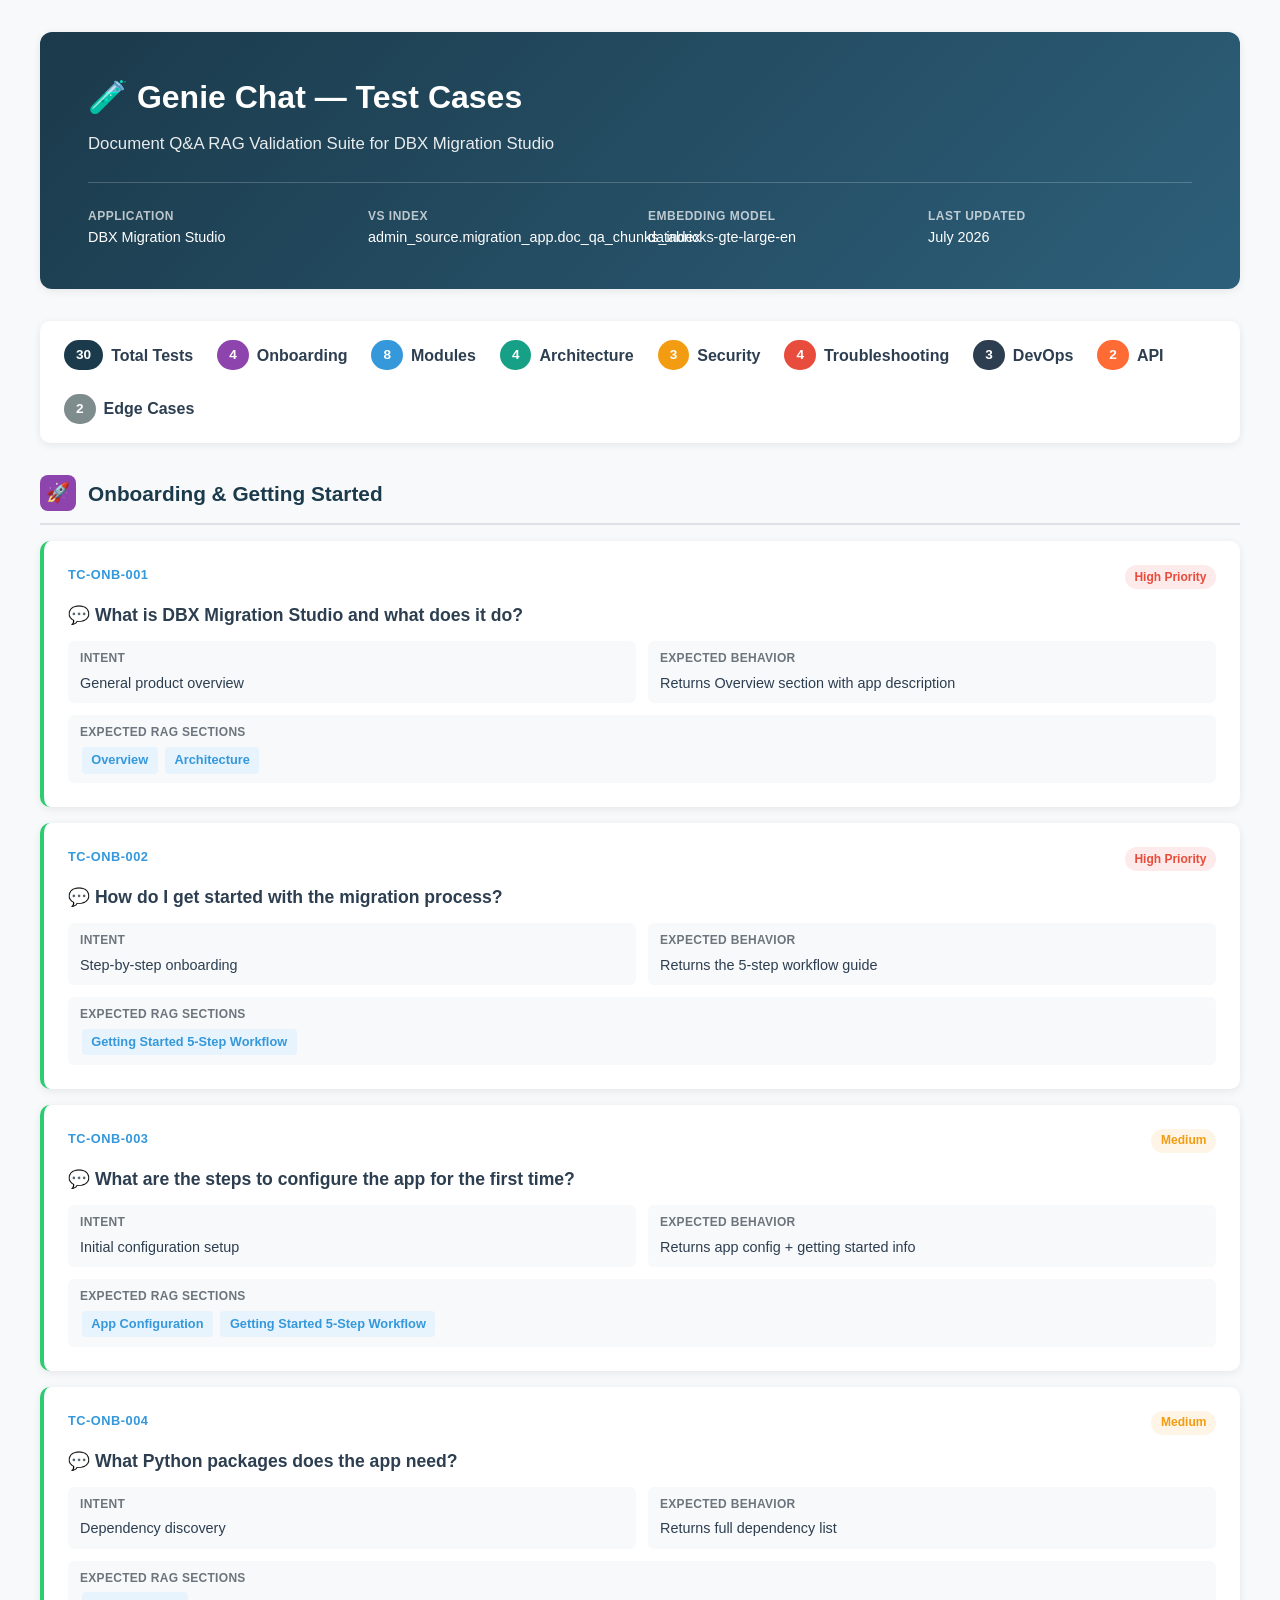
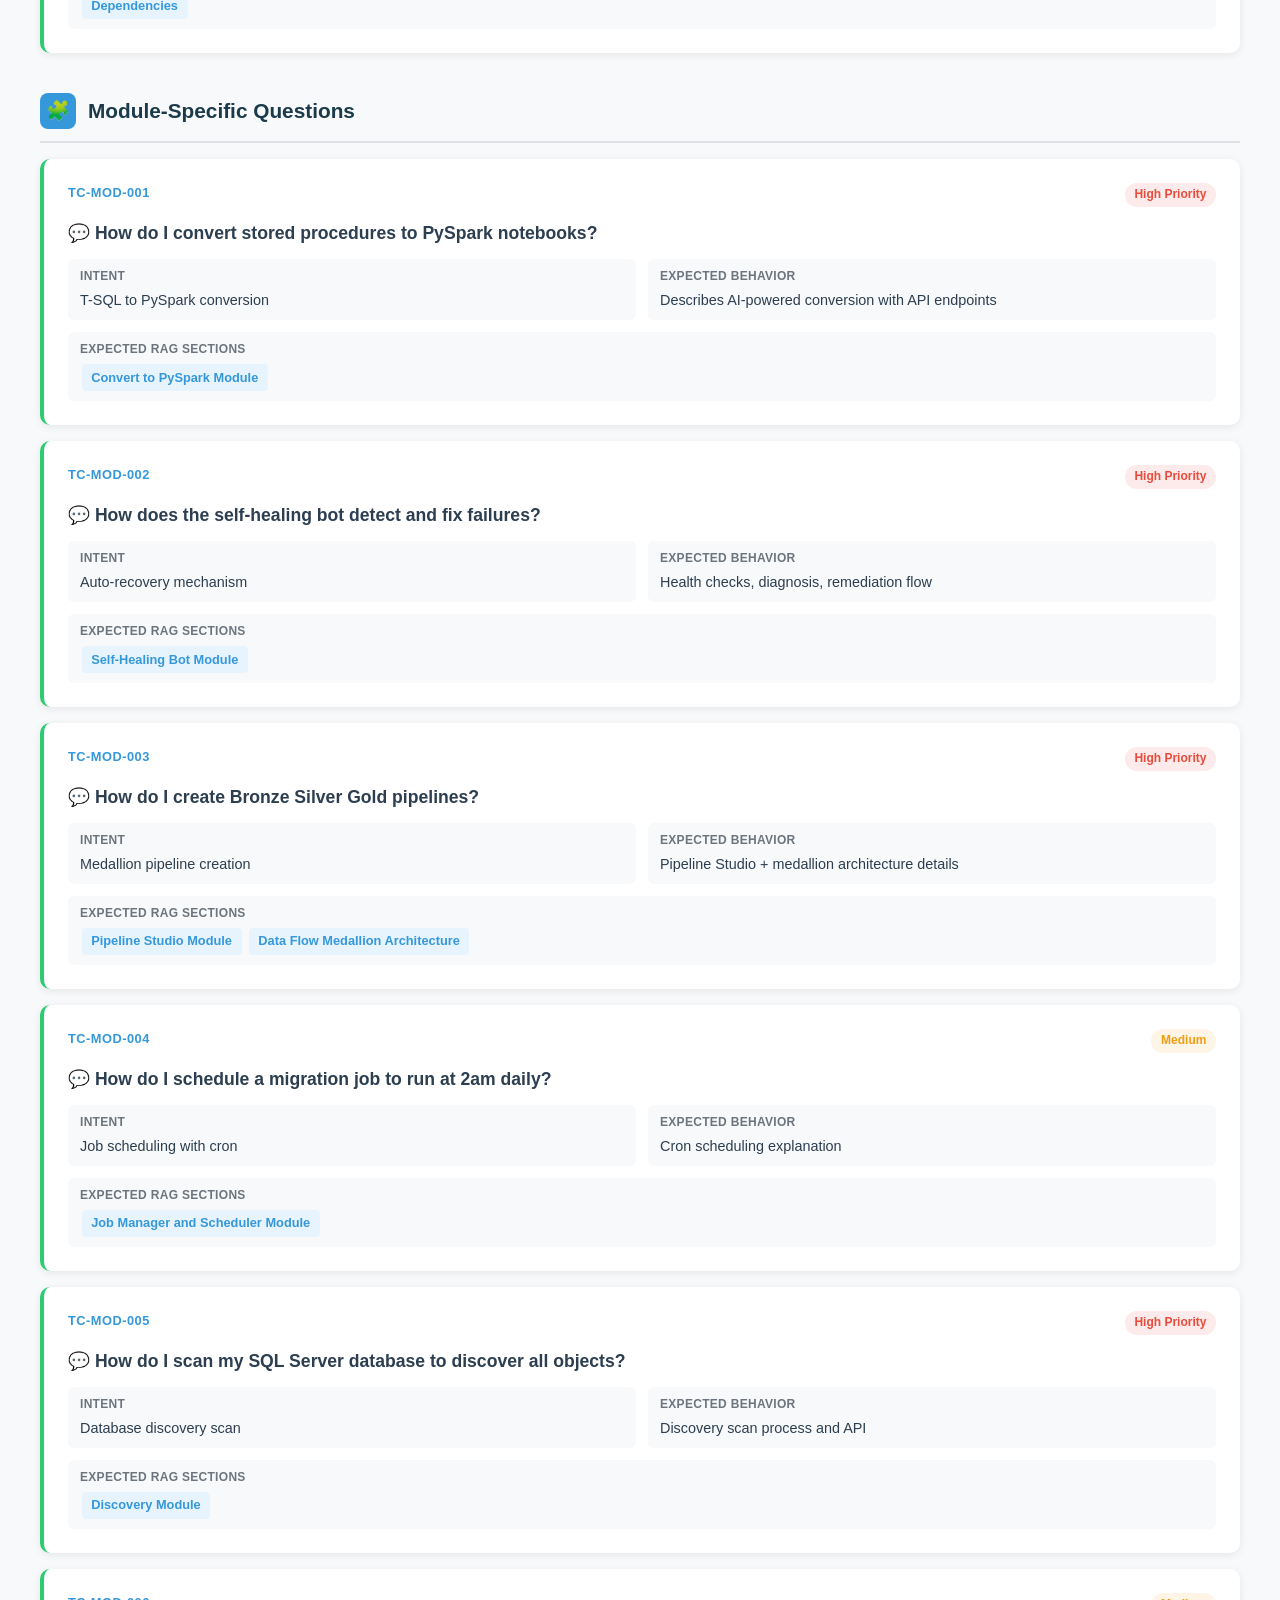
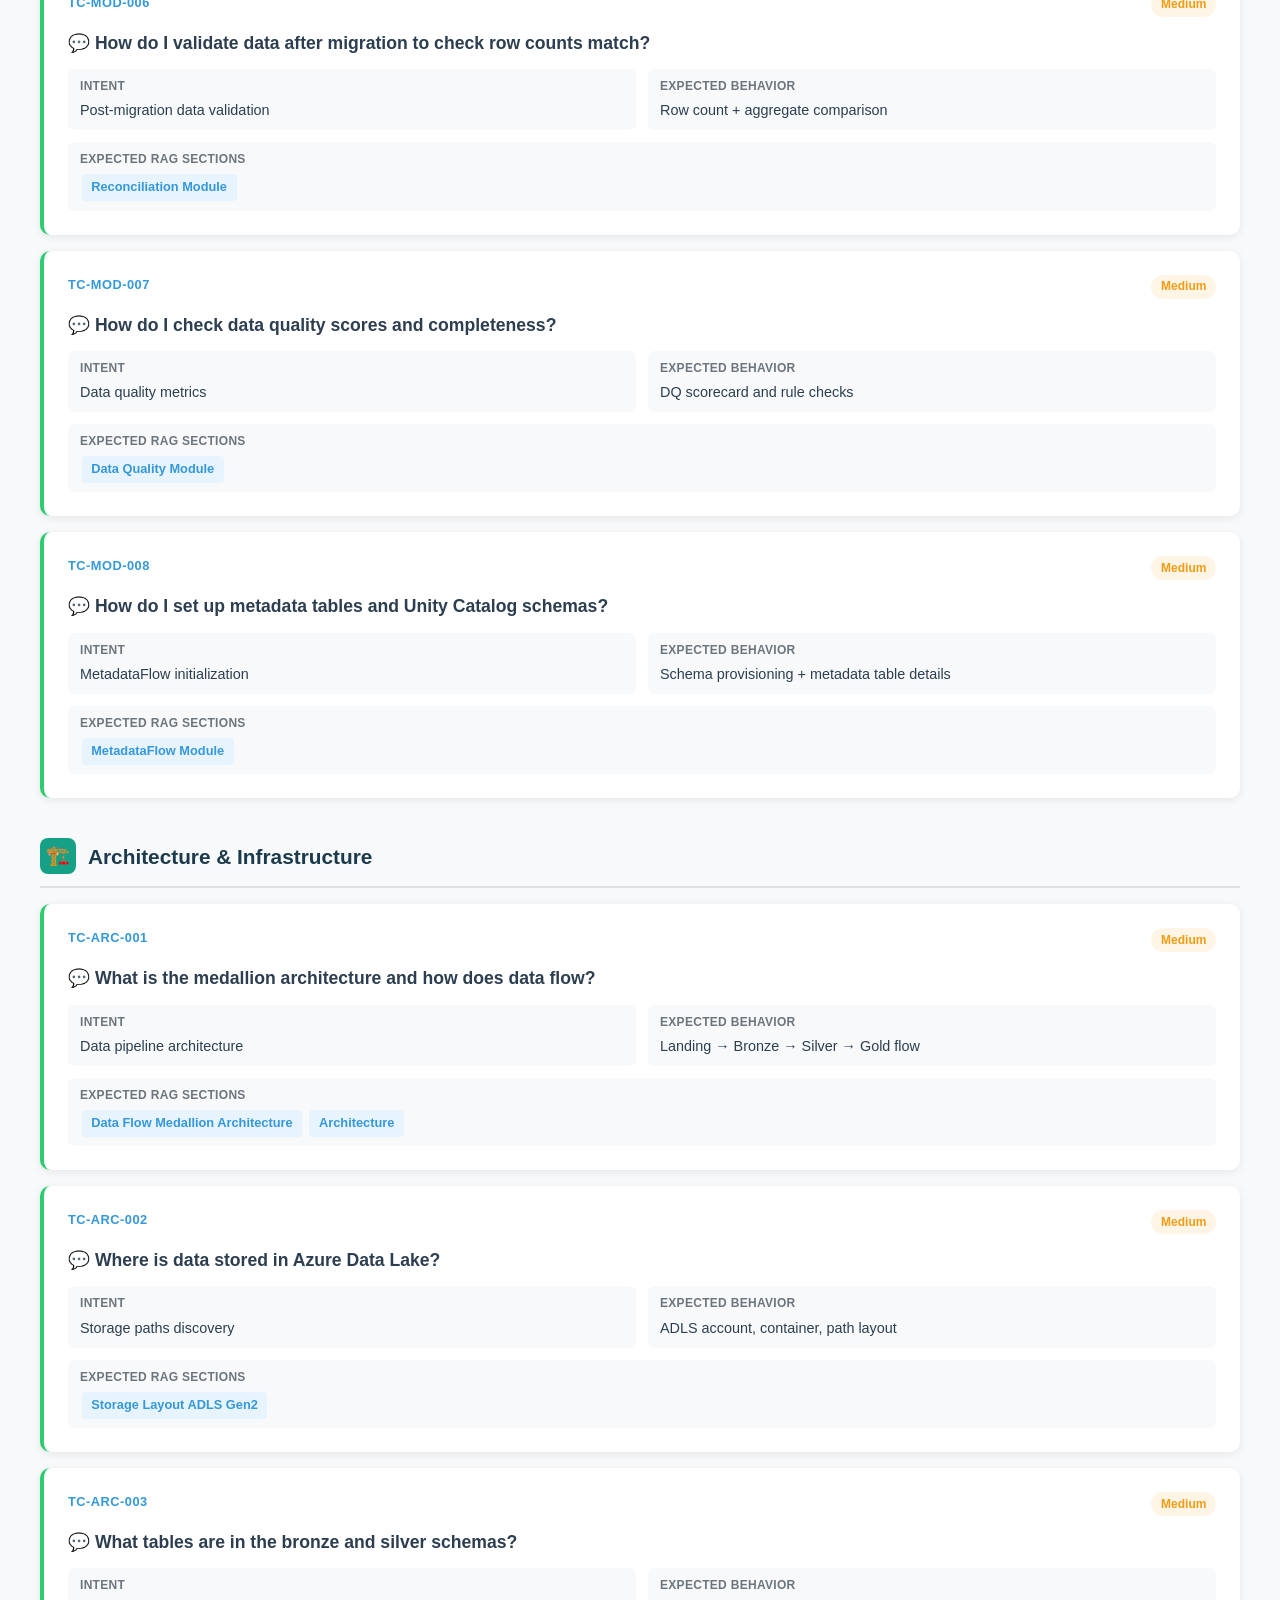
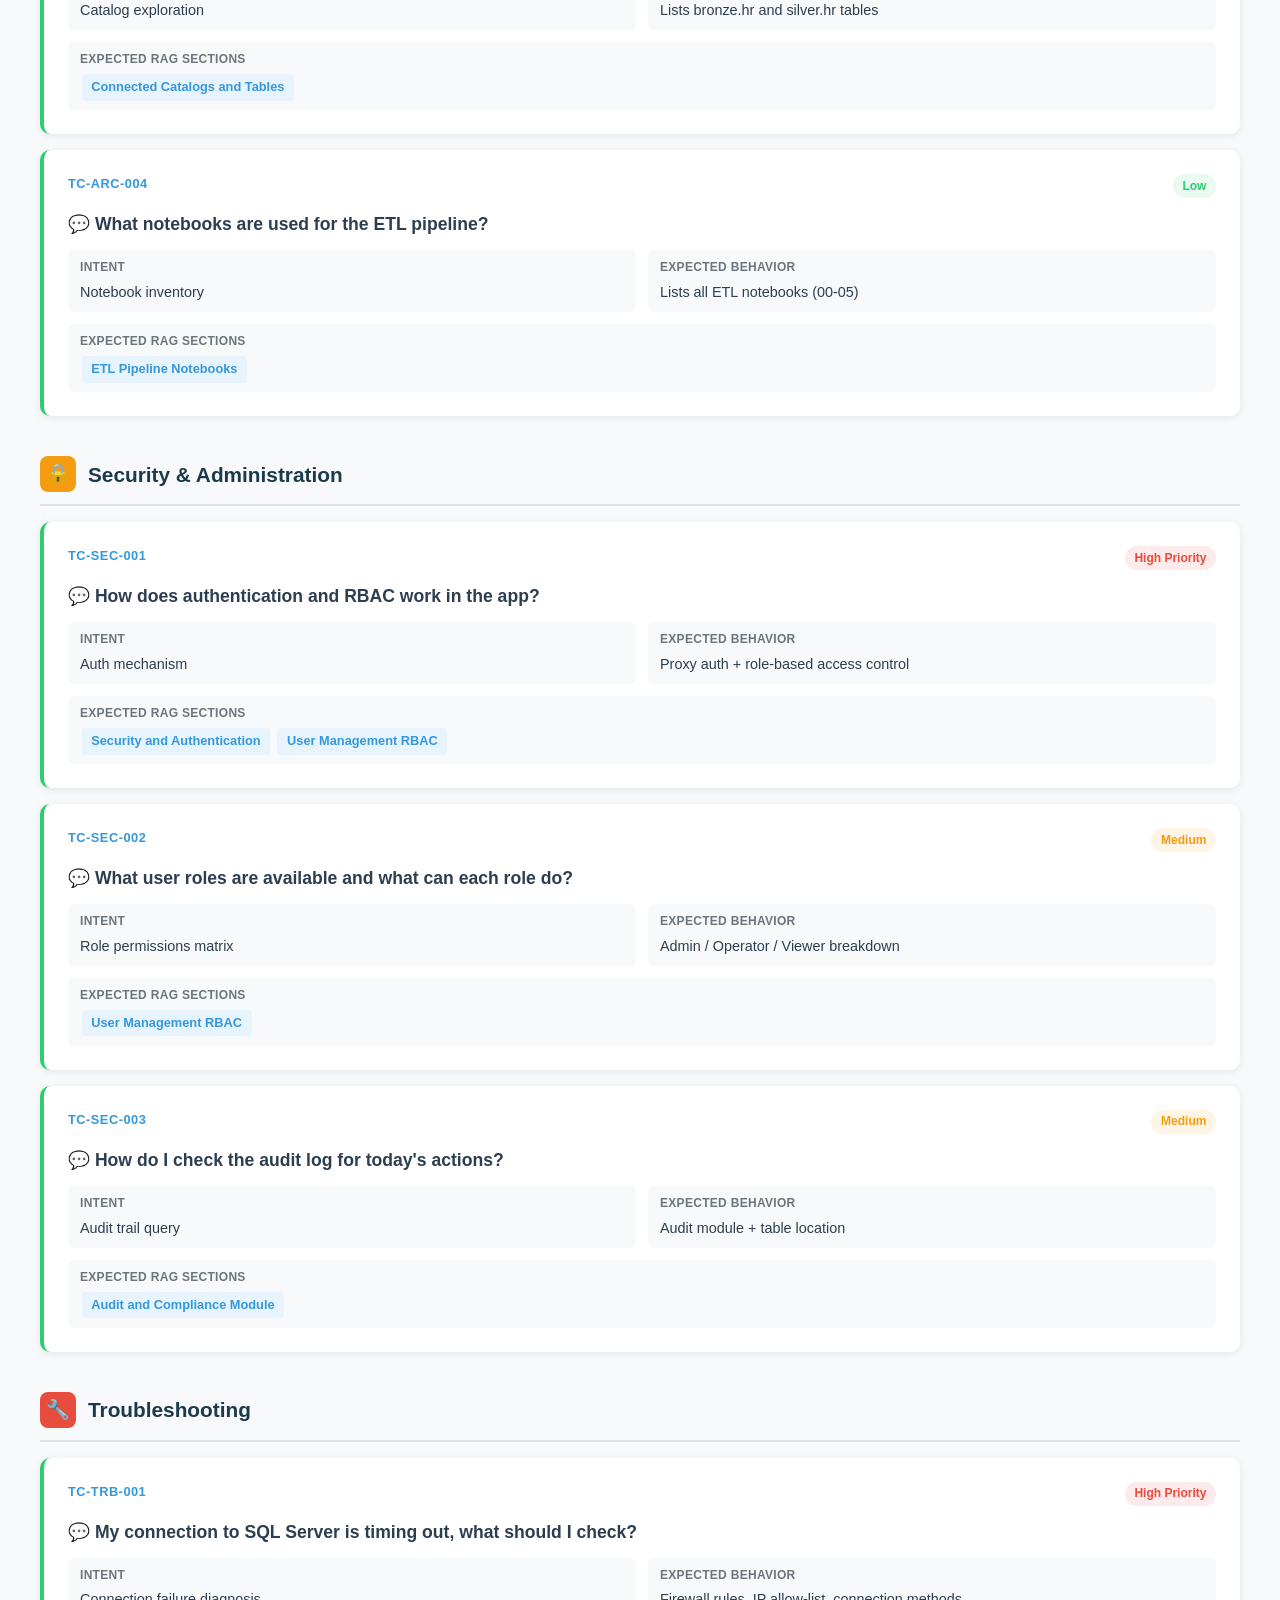
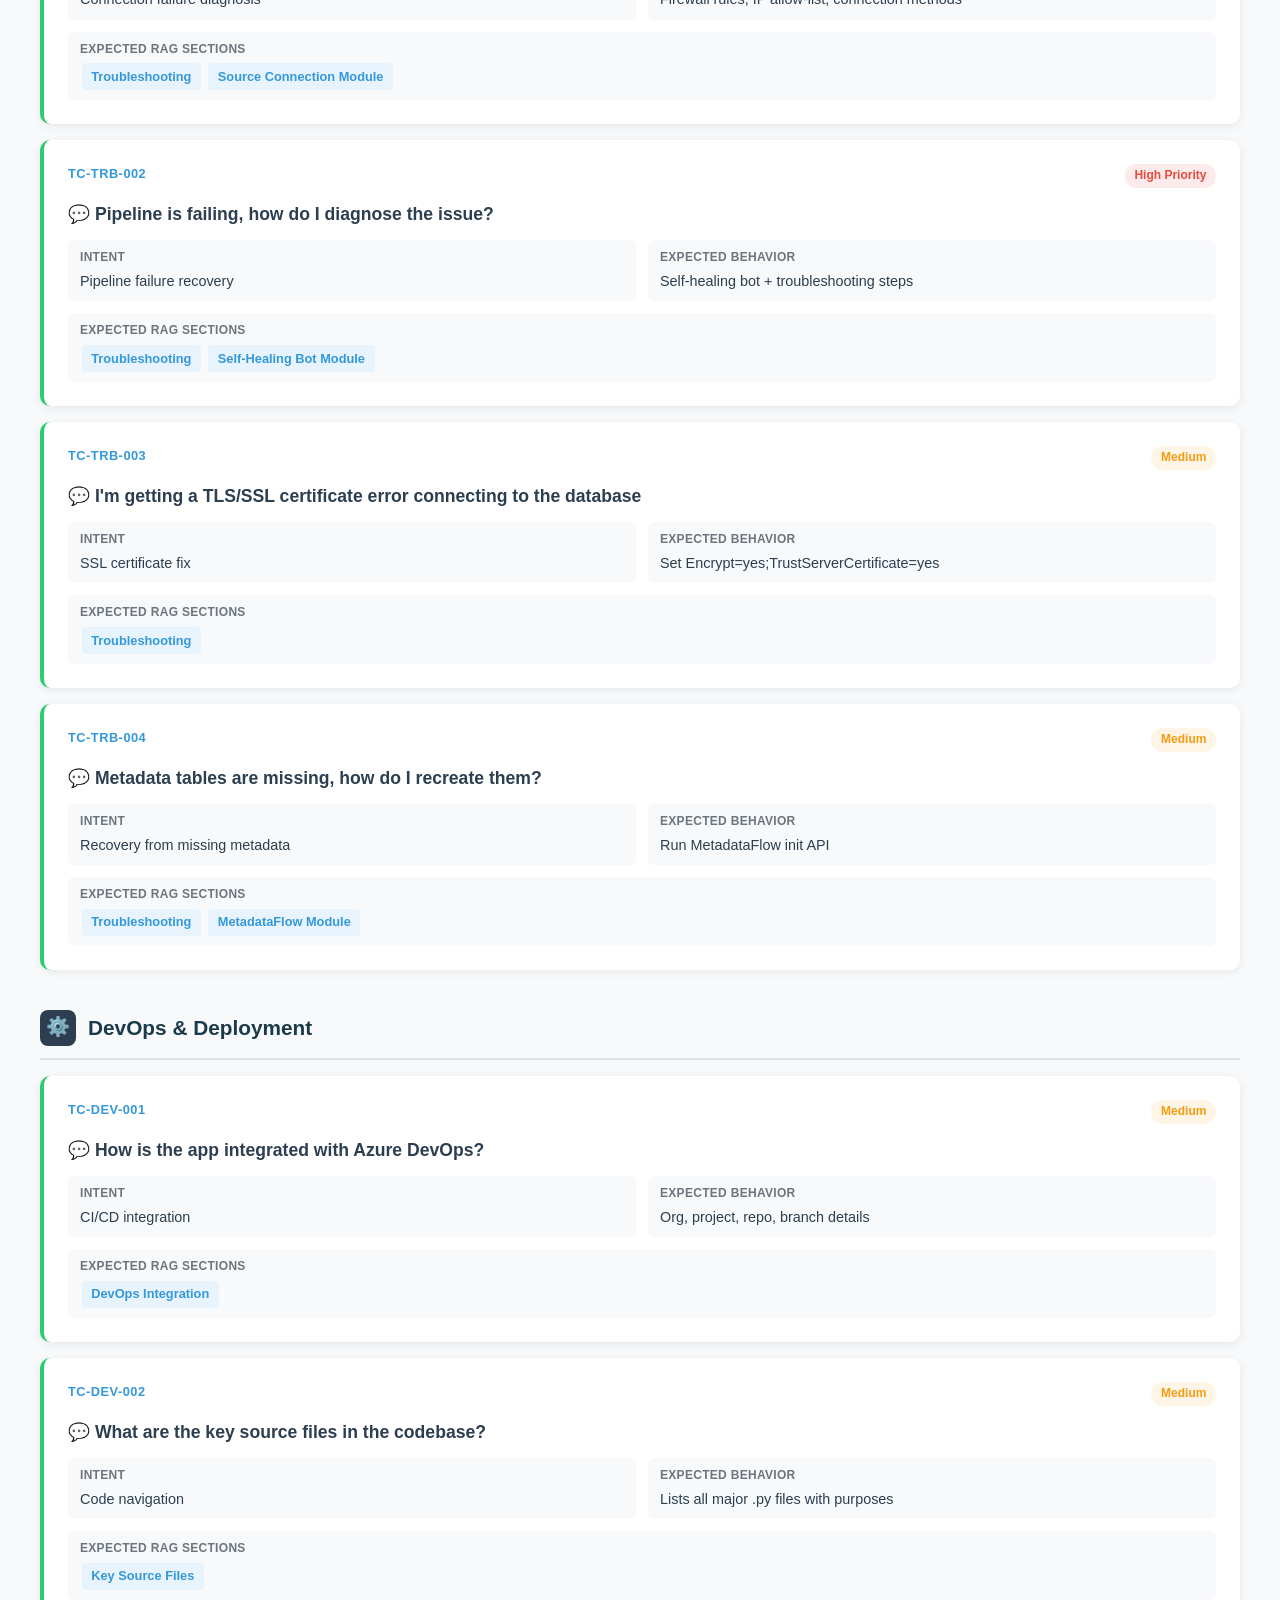
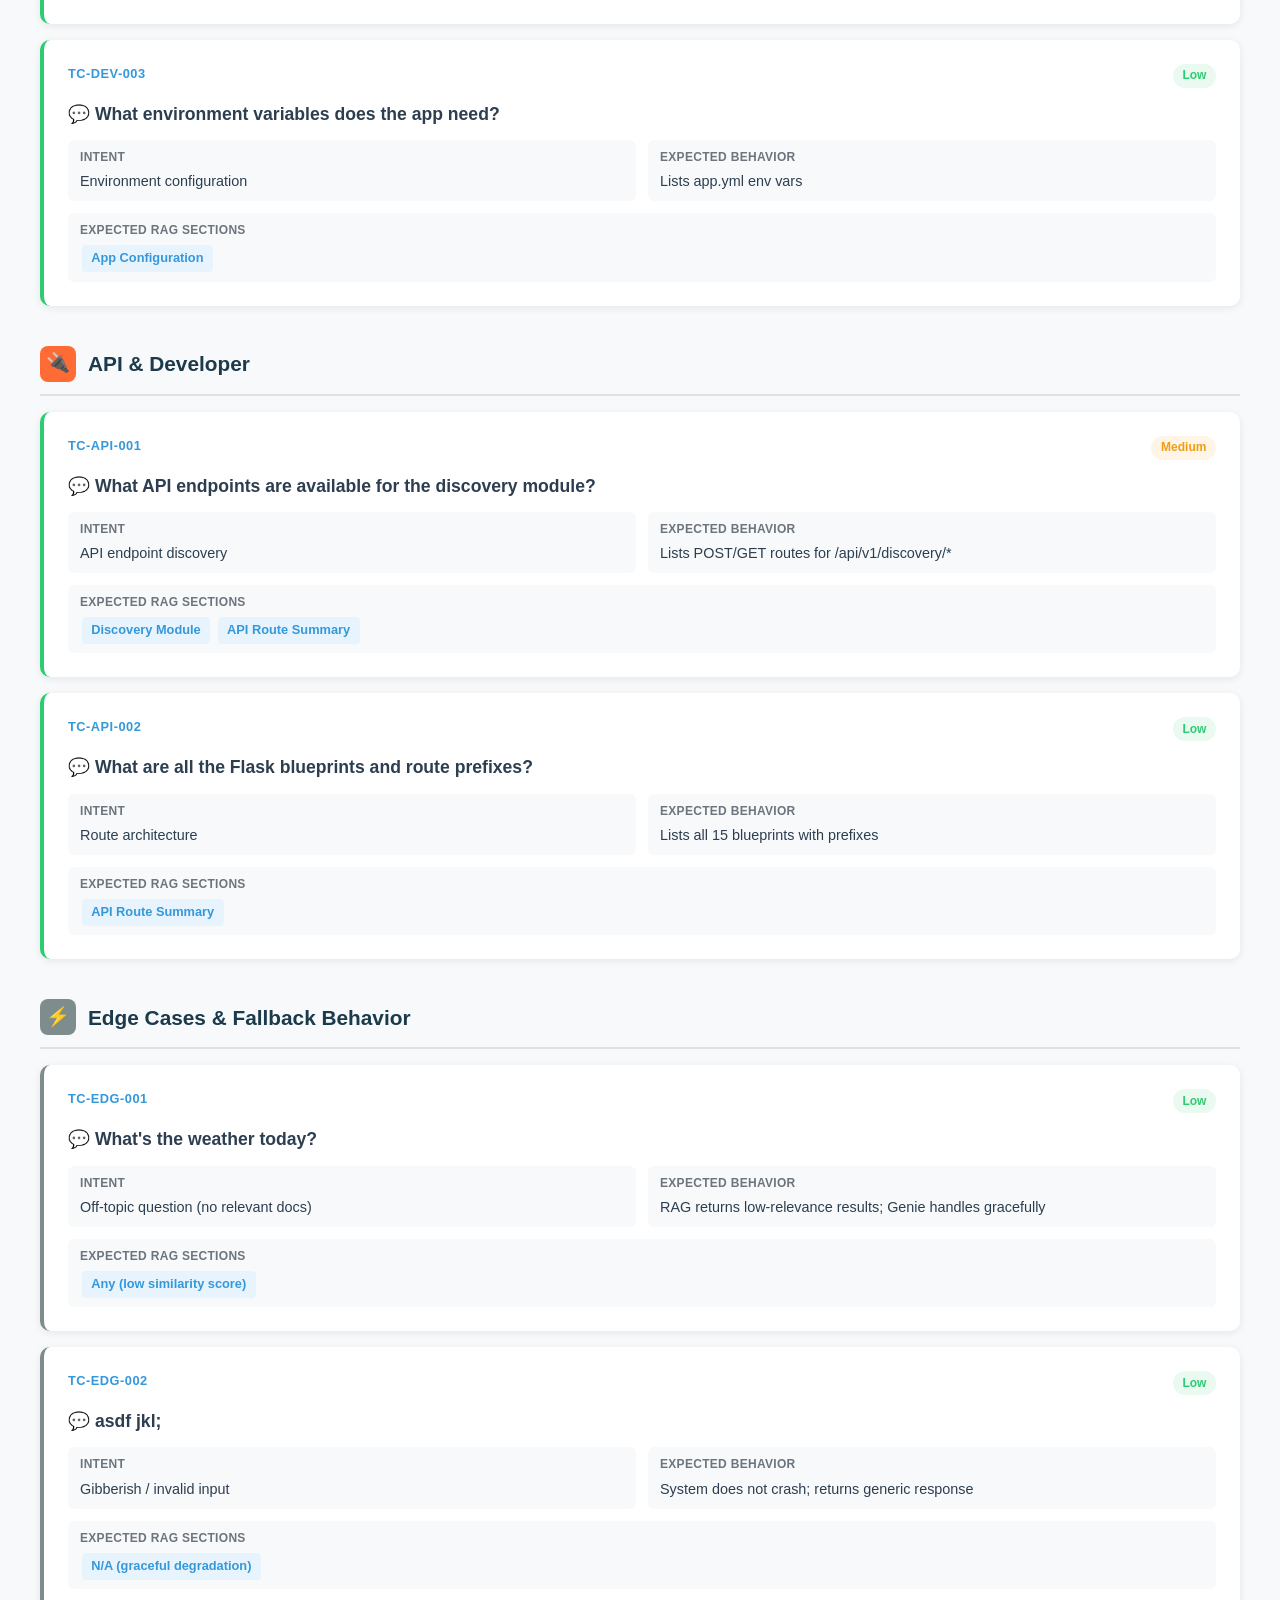
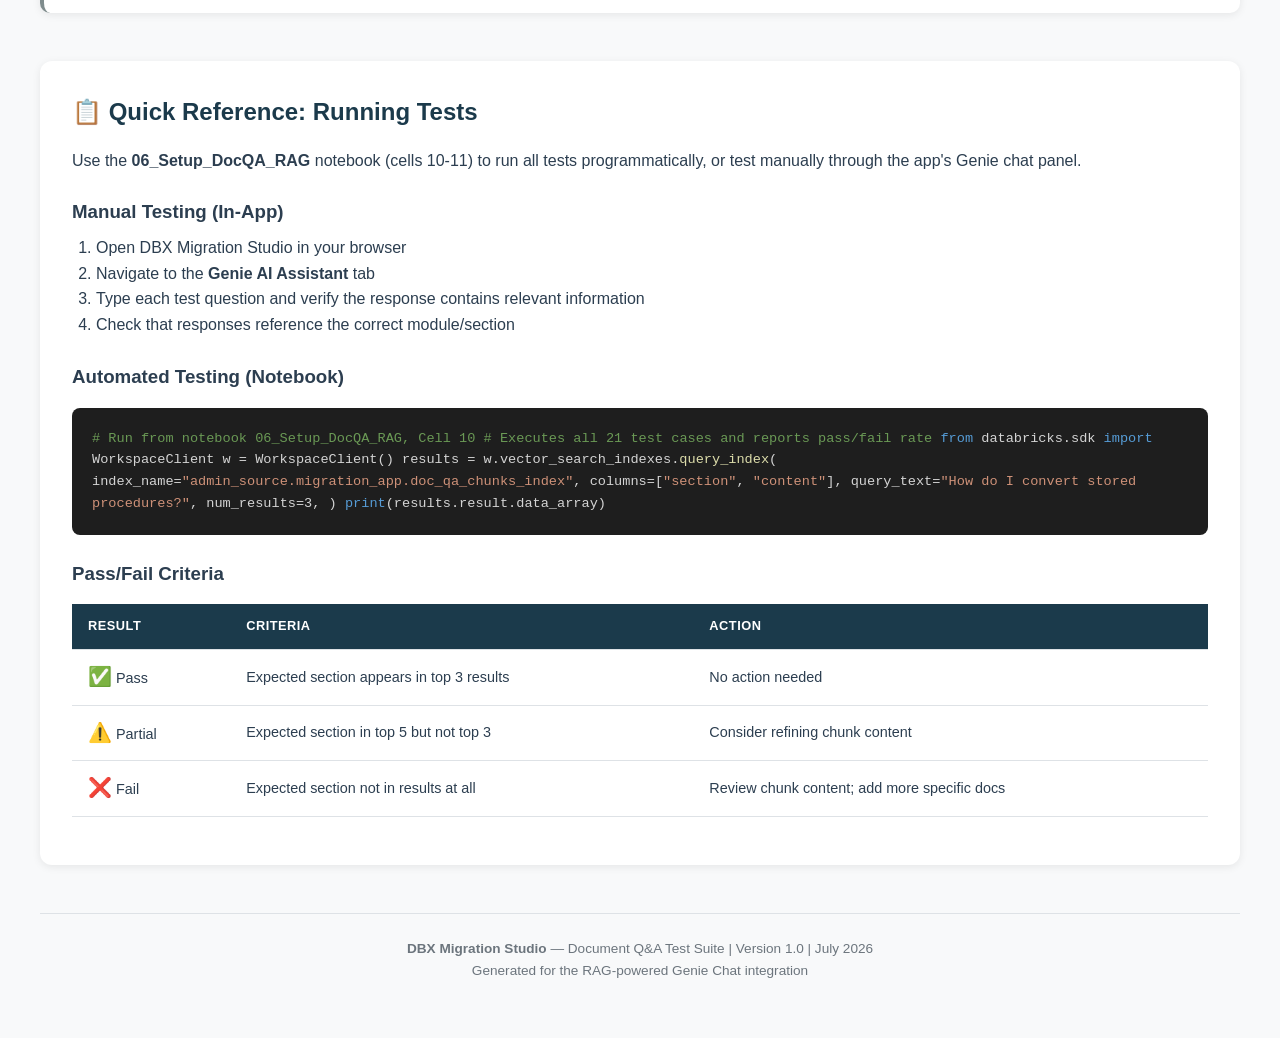
<file: GENIE_CHAT_TEST_CASES.html>
<!DOCTYPE html>
<html lang="en">
<head>
    <meta charset="UTF-8">
    <meta name="viewport" content="width=device-width, initial-scale=1.0">
    <title>DBX Migration Studio — Genie Chat Test Cases</title>
    <style>
        :root {
            --primary: #1b3a4b;
            --accent: #ff6b35;
            --success: #2ecc71;
            --warning: #f39c12;
            --danger: #e74c3c;
            --info: #3498db;
            --bg: #f8f9fa;
            --card-bg: #ffffff;
            --text: #2c3e50;
            --border: #dee2e6;
            --shadow: 0 2px 8px rgba(0,0,0,0.08);
        }

        * { margin: 0; padding: 0; box-sizing: border-box; }

        body {
            font-family: 'Segoe UI', -apple-system, BlinkMacSystemFont, sans-serif;
            background: var(--bg);
            color: var(--text);
            line-height: 1.6;
            padding: 2rem;
        }

        .container { max-width: 1200px; margin: 0 auto; }

        header {
            background: linear-gradient(135deg, var(--primary), #2d5f7a);
            color: white;
            padding: 2.5rem 3rem;
            border-radius: 12px;
            margin-bottom: 2rem;
            box-shadow: var(--shadow);
        }

        header h1 { font-size: 2rem; margin-bottom: 0.5rem; }
        header p { opacity: 0.9; font-size: 1.05rem; }

        .meta-info {
            display: grid;
            grid-template-columns: repeat(auto-fit, minmax(220px, 1fr));
            gap: 1rem;
            margin: 1.5rem 0 0;
            padding-top: 1.5rem;
            border-top: 1px solid rgba(255,255,255,0.2);
        }

        .meta-item { font-size: 0.9rem; }
        .meta-item strong { display: block; opacity: 0.7; font-size: 0.75rem; text-transform: uppercase; letter-spacing: 0.5px; }

        .summary-bar {
            display: flex;
            gap: 1.5rem;
            flex-wrap: wrap;
            margin-bottom: 2rem;
            padding: 1.2rem 1.5rem;
            background: var(--card-bg);
            border-radius: 10px;
            box-shadow: var(--shadow);
        }

        .summary-item {
            display: flex;
            align-items: center;
            gap: 0.5rem;
            font-weight: 600;
        }

        .badge {
            display: inline-block;
            padding: 0.25rem 0.75rem;
            border-radius: 20px;
            font-size: 0.85rem;
            font-weight: 600;
            color: white;
        }

        .badge-total { background: var(--primary); }
        .badge-onboarding { background: #8e44ad; }
        .badge-modules { background: var(--info); }
        .badge-architecture { background: #16a085; }
        .badge-security { background: var(--warning); }
        .badge-troubleshooting { background: var(--danger); }
        .badge-devops { background: #2c3e50; }
        .badge-api { background: var(--accent); }
        .badge-edge { background: #7f8c8d; }

        .category-section {
            margin-bottom: 2.5rem;
        }

        .category-header {
            display: flex;
            align-items: center;
            gap: 0.75rem;
            margin-bottom: 1rem;
            padding-bottom: 0.75rem;
            border-bottom: 2px solid var(--border);
        }

        .category-header h2 {
            font-size: 1.3rem;
            color: var(--primary);
        }

        .category-icon {
            width: 36px;
            height: 36px;
            border-radius: 8px;
            display: flex;
            align-items: center;
            justify-content: center;
            font-size: 1.2rem;
            color: white;
        }

        .test-card {
            background: var(--card-bg);
            border-radius: 10px;
            padding: 1.5rem;
            margin-bottom: 1rem;
            box-shadow: var(--shadow);
            border-left: 4px solid var(--info);
            transition: transform 0.15s ease;
        }

        .test-card:hover { transform: translateX(4px); }

        .test-card.pass { border-left-color: var(--success); }
        .test-card.warn { border-left-color: var(--warning); }
        .test-card.edge { border-left-color: #7f8c8d; }

        .test-header {
            display: flex;
            justify-content: space-between;
            align-items: flex-start;
            margin-bottom: 0.75rem;
        }

        .test-id {
            font-size: 0.8rem;
            font-weight: 700;
            color: var(--info);
            text-transform: uppercase;
            letter-spacing: 0.5px;
        }

        .test-priority {
            font-size: 0.75rem;
            padding: 0.15rem 0.6rem;
            border-radius: 12px;
            font-weight: 600;
        }

        .priority-high { background: #fdeaea; color: var(--danger); }
        .priority-medium { background: #fef5e7; color: var(--warning); }
        .priority-low { background: #eafaf1; color: var(--success); }

        .test-question {
            font-size: 1.1rem;
            font-weight: 600;
            margin-bottom: 0.75rem;
            color: var(--text);
        }

        .test-question::before {
            content: '💬 ';
        }

        .test-details {
            display: grid;
            grid-template-columns: 1fr 1fr;
            gap: 0.75rem;
            font-size: 0.9rem;
        }

        .detail-item {
            padding: 0.5rem 0.75rem;
            background: var(--bg);
            border-radius: 6px;
        }

        .detail-item label {
            display: block;
            font-size: 0.75rem;
            font-weight: 700;
            color: #6c757d;
            text-transform: uppercase;
            letter-spacing: 0.3px;
            margin-bottom: 0.2rem;
        }

        .expected-section {
            grid-column: 1 / -1;
        }

        .section-tag {
            display: inline-block;
            padding: 0.2rem 0.6rem;
            background: #e8f4fd;
            color: var(--info);
            border-radius: 4px;
            font-size: 0.8rem;
            font-weight: 600;
            margin: 0.1rem;
        }

        .execution-section {
            margin-top: 3rem;
            padding: 2rem;
            background: var(--card-bg);
            border-radius: 12px;
            box-shadow: var(--shadow);
        }

        .execution-section h2 {
            color: var(--primary);
            margin-bottom: 1rem;
        }

        .code-block {
            background: #1e1e1e;
            color: #d4d4d4;
            padding: 1.25rem;
            border-radius: 8px;
            font-family: 'Cascadia Code', 'Fira Code', monospace;
            font-size: 0.85rem;
            overflow-x: auto;
            margin: 1rem 0;
        }

        .code-block .comment { color: #6a9955; }
        .code-block .keyword { color: #569cd6; }
        .code-block .string { color: #ce9178; }
        .code-block .function { color: #dcdcaa; }

        table {
            width: 100%;
            border-collapse: collapse;
            margin: 1rem 0;
            font-size: 0.9rem;
        }

        th, td {
            padding: 0.75rem 1rem;
            text-align: left;
            border-bottom: 1px solid var(--border);
        }

        th {
            background: var(--primary);
            color: white;
            font-weight: 600;
            font-size: 0.8rem;
            text-transform: uppercase;
            letter-spacing: 0.5px;
        }

        tr:hover td { background: #f1f8ff; }

        .status-icon { font-size: 1.2rem; }

        footer {
            margin-top: 3rem;
            padding: 1.5rem;
            text-align: center;
            color: #6c757d;
            font-size: 0.85rem;
            border-top: 1px solid var(--border);
        }

        @media (max-width: 768px) {
            body { padding: 1rem; }
            .test-details { grid-template-columns: 1fr; }
            .meta-info { grid-template-columns: 1fr 1fr; }
        }
    </style>
</head>
<body>
    <div class="container">
        <header>
            <h1>🧪 Genie Chat — Test Cases</h1>
            <p>Document Q&A RAG Validation Suite for DBX Migration Studio</p>
            <div class="meta-info">
                <div class="meta-item">
                    <strong>Application</strong>
                    DBX Migration Studio
                </div>
                <div class="meta-item">
                    <strong>VS Index</strong>
                    admin_source.migration_app.doc_qa_chunks_index
                </div>
                <div class="meta-item">
                    <strong>Embedding Model</strong>
                    databricks-gte-large-en
                </div>
                <div class="meta-item">
                    <strong>Last Updated</strong>
                    July 2026
                </div>
            </div>
        </header>

        <!-- Summary Bar -->
        <div class="summary-bar">
            <div class="summary-item"><span class="badge badge-total">30</span> Total Tests</div>
            <div class="summary-item"><span class="badge badge-onboarding">4</span> Onboarding</div>
            <div class="summary-item"><span class="badge badge-modules">8</span> Modules</div>
            <div class="summary-item"><span class="badge badge-architecture">4</span> Architecture</div>
            <div class="summary-item"><span class="badge badge-security">3</span> Security</div>
            <div class="summary-item"><span class="badge badge-troubleshooting">4</span> Troubleshooting</div>
            <div class="summary-item"><span class="badge badge-devops">3</span> DevOps</div>
            <div class="summary-item"><span class="badge badge-api">2</span> API</div>
            <div class="summary-item"><span class="badge badge-edge">2</span> Edge Cases</div>
        </div>

        <!-- ═══════════════════════════════════════════════════════════════ -->
        <!-- CATEGORY 1: ONBOARDING -->
        <!-- ═══════════════════════════════════════════════════════════════ -->
        <div class="category-section">
            <div class="category-header">
                <div class="category-icon" style="background:#8e44ad;">🚀</div>
                <h2>Onboarding &amp; Getting Started</h2>
            </div>

            <div class="test-card pass">
                <div class="test-header">
                    <span class="test-id">TC-ONB-001</span>
                    <span class="test-priority priority-high">High Priority</span>
                </div>
                <div class="test-question">What is DBX Migration Studio and what does it do?</div>
                <div class="test-details">
                    <div class="detail-item">
                        <label>Intent</label>
                        General product overview
                    </div>
                    <div class="detail-item">
                        <label>Expected Behavior</label>
                        Returns Overview section with app description
                    </div>
                    <div class="detail-item expected-section">
                        <label>Expected RAG Sections</label>
                        <span class="section-tag">Overview</span>
                        <span class="section-tag">Architecture</span>
                    </div>
                </div>
            </div>

            <div class="test-card pass">
                <div class="test-header">
                    <span class="test-id">TC-ONB-002</span>
                    <span class="test-priority priority-high">High Priority</span>
                </div>
                <div class="test-question">How do I get started with the migration process?</div>
                <div class="test-details">
                    <div class="detail-item">
                        <label>Intent</label>
                        Step-by-step onboarding
                    </div>
                    <div class="detail-item">
                        <label>Expected Behavior</label>
                        Returns the 5-step workflow guide
                    </div>
                    <div class="detail-item expected-section">
                        <label>Expected RAG Sections</label>
                        <span class="section-tag">Getting Started 5-Step Workflow</span>
                    </div>
                </div>
            </div>

            <div class="test-card pass">
                <div class="test-header">
                    <span class="test-id">TC-ONB-003</span>
                    <span class="test-priority priority-medium">Medium</span>
                </div>
                <div class="test-question">What are the steps to configure the app for the first time?</div>
                <div class="test-details">
                    <div class="detail-item">
                        <label>Intent</label>
                        Initial configuration setup
                    </div>
                    <div class="detail-item">
                        <label>Expected Behavior</label>
                        Returns app config + getting started info
                    </div>
                    <div class="detail-item expected-section">
                        <label>Expected RAG Sections</label>
                        <span class="section-tag">App Configuration</span>
                        <span class="section-tag">Getting Started 5-Step Workflow</span>
                    </div>
                </div>
            </div>

            <div class="test-card pass">
                <div class="test-header">
                    <span class="test-id">TC-ONB-004</span>
                    <span class="test-priority priority-medium">Medium</span>
                </div>
                <div class="test-question">What Python packages does the app need?</div>
                <div class="test-details">
                    <div class="detail-item">
                        <label>Intent</label>
                        Dependency discovery
                    </div>
                    <div class="detail-item">
                        <label>Expected Behavior</label>
                        Returns full dependency list
                    </div>
                    <div class="detail-item expected-section">
                        <label>Expected RAG Sections</label>
                        <span class="section-tag">Dependencies</span>
                    </div>
                </div>
            </div>
        </div>

        <!-- ═══════════════════════════════════════════════════════════════ -->
        <!-- CATEGORY 2: MODULES -->
        <!-- ═══════════════════════════════════════════════════════════════ -->
        <div class="category-section">
            <div class="category-header">
                <div class="category-icon" style="background:var(--info);">🧩</div>
                <h2>Module-Specific Questions</h2>
            </div>

            <div class="test-card pass">
                <div class="test-header">
                    <span class="test-id">TC-MOD-001</span>
                    <span class="test-priority priority-high">High Priority</span>
                </div>
                <div class="test-question">How do I convert stored procedures to PySpark notebooks?</div>
                <div class="test-details">
                    <div class="detail-item">
                        <label>Intent</label>
                        T-SQL to PySpark conversion
                    </div>
                    <div class="detail-item">
                        <label>Expected Behavior</label>
                        Describes AI-powered conversion with API endpoints
                    </div>
                    <div class="detail-item expected-section">
                        <label>Expected RAG Sections</label>
                        <span class="section-tag">Convert to PySpark Module</span>
                    </div>
                </div>
            </div>

            <div class="test-card pass">
                <div class="test-header">
                    <span class="test-id">TC-MOD-002</span>
                    <span class="test-priority priority-high">High Priority</span>
                </div>
                <div class="test-question">How does the self-healing bot detect and fix failures?</div>
                <div class="test-details">
                    <div class="detail-item">
                        <label>Intent</label>
                        Auto-recovery mechanism
                    </div>
                    <div class="detail-item">
                        <label>Expected Behavior</label>
                        Health checks, diagnosis, remediation flow
                    </div>
                    <div class="detail-item expected-section">
                        <label>Expected RAG Sections</label>
                        <span class="section-tag">Self-Healing Bot Module</span>
                    </div>
                </div>
            </div>

            <div class="test-card pass">
                <div class="test-header">
                    <span class="test-id">TC-MOD-003</span>
                    <span class="test-priority priority-high">High Priority</span>
                </div>
                <div class="test-question">How do I create Bronze Silver Gold pipelines?</div>
                <div class="test-details">
                    <div class="detail-item">
                        <label>Intent</label>
                        Medallion pipeline creation
                    </div>
                    <div class="detail-item">
                        <label>Expected Behavior</label>
                        Pipeline Studio + medallion architecture details
                    </div>
                    <div class="detail-item expected-section">
                        <label>Expected RAG Sections</label>
                        <span class="section-tag">Pipeline Studio Module</span>
                        <span class="section-tag">Data Flow Medallion Architecture</span>
                    </div>
                </div>
            </div>

            <div class="test-card pass">
                <div class="test-header">
                    <span class="test-id">TC-MOD-004</span>
                    <span class="test-priority priority-medium">Medium</span>
                </div>
                <div class="test-question">How do I schedule a migration job to run at 2am daily?</div>
                <div class="test-details">
                    <div class="detail-item">
                        <label>Intent</label>
                        Job scheduling with cron
                    </div>
                    <div class="detail-item">
                        <label>Expected Behavior</label>
                        Cron scheduling explanation
                    </div>
                    <div class="detail-item expected-section">
                        <label>Expected RAG Sections</label>
                        <span class="section-tag">Job Manager and Scheduler Module</span>
                    </div>
                </div>
            </div>

            <div class="test-card pass">
                <div class="test-header">
                    <span class="test-id">TC-MOD-005</span>
                    <span class="test-priority priority-high">High Priority</span>
                </div>
                <div class="test-question">How do I scan my SQL Server database to discover all objects?</div>
                <div class="test-details">
                    <div class="detail-item">
                        <label>Intent</label>
                        Database discovery scan
                    </div>
                    <div class="detail-item">
                        <label>Expected Behavior</label>
                        Discovery scan process and API
                    </div>
                    <div class="detail-item expected-section">
                        <label>Expected RAG Sections</label>
                        <span class="section-tag">Discovery Module</span>
                    </div>
                </div>
            </div>

            <div class="test-card pass">
                <div class="test-header">
                    <span class="test-id">TC-MOD-006</span>
                    <span class="test-priority priority-medium">Medium</span>
                </div>
                <div class="test-question">How do I validate data after migration to check row counts match?</div>
                <div class="test-details">
                    <div class="detail-item">
                        <label>Intent</label>
                        Post-migration data validation
                    </div>
                    <div class="detail-item">
                        <label>Expected Behavior</label>
                        Row count + aggregate comparison
                    </div>
                    <div class="detail-item expected-section">
                        <label>Expected RAG Sections</label>
                        <span class="section-tag">Reconciliation Module</span>
                    </div>
                </div>
            </div>

            <div class="test-card pass">
                <div class="test-header">
                    <span class="test-id">TC-MOD-007</span>
                    <span class="test-priority priority-medium">Medium</span>
                </div>
                <div class="test-question">How do I check data quality scores and completeness?</div>
                <div class="test-details">
                    <div class="detail-item">
                        <label>Intent</label>
                        Data quality metrics
                    </div>
                    <div class="detail-item">
                        <label>Expected Behavior</label>
                        DQ scorecard and rule checks
                    </div>
                    <div class="detail-item expected-section">
                        <label>Expected RAG Sections</label>
                        <span class="section-tag">Data Quality Module</span>
                    </div>
                </div>
            </div>

            <div class="test-card pass">
                <div class="test-header">
                    <span class="test-id">TC-MOD-008</span>
                    <span class="test-priority priority-medium">Medium</span>
                </div>
                <div class="test-question">How do I set up metadata tables and Unity Catalog schemas?</div>
                <div class="test-details">
                    <div class="detail-item">
                        <label>Intent</label>
                        MetadataFlow initialization
                    </div>
                    <div class="detail-item">
                        <label>Expected Behavior</label>
                        Schema provisioning + metadata table details
                    </div>
                    <div class="detail-item expected-section">
                        <label>Expected RAG Sections</label>
                        <span class="section-tag">MetadataFlow Module</span>
                    </div>
                </div>
            </div>
        </div>

        <!-- ═══════════════════════════════════════════════════════════════ -->
        <!-- CATEGORY 3: ARCHITECTURE -->
        <!-- ═══════════════════════════════════════════════════════════════ -->
        <div class="category-section">
            <div class="category-header">
                <div class="category-icon" style="background:#16a085;">🏗️</div>
                <h2>Architecture &amp; Infrastructure</h2>
            </div>

            <div class="test-card pass">
                <div class="test-header">
                    <span class="test-id">TC-ARC-001</span>
                    <span class="test-priority priority-medium">Medium</span>
                </div>
                <div class="test-question">What is the medallion architecture and how does data flow?</div>
                <div class="test-details">
                    <div class="detail-item">
                        <label>Intent</label>
                        Data pipeline architecture
                    </div>
                    <div class="detail-item">
                        <label>Expected Behavior</label>
                        Landing → Bronze → Silver → Gold flow
                    </div>
                    <div class="detail-item expected-section">
                        <label>Expected RAG Sections</label>
                        <span class="section-tag">Data Flow Medallion Architecture</span>
                        <span class="section-tag">Architecture</span>
                    </div>
                </div>
            </div>

            <div class="test-card pass">
                <div class="test-header">
                    <span class="test-id">TC-ARC-002</span>
                    <span class="test-priority priority-medium">Medium</span>
                </div>
                <div class="test-question">Where is data stored in Azure Data Lake?</div>
                <div class="test-details">
                    <div class="detail-item">
                        <label>Intent</label>
                        Storage paths discovery
                    </div>
                    <div class="detail-item">
                        <label>Expected Behavior</label>
                        ADLS account, container, path layout
                    </div>
                    <div class="detail-item expected-section">
                        <label>Expected RAG Sections</label>
                        <span class="section-tag">Storage Layout ADLS Gen2</span>
                    </div>
                </div>
            </div>

            <div class="test-card pass">
                <div class="test-header">
                    <span class="test-id">TC-ARC-003</span>
                    <span class="test-priority priority-medium">Medium</span>
                </div>
                <div class="test-question">What tables are in the bronze and silver schemas?</div>
                <div class="test-details">
                    <div class="detail-item">
                        <label>Intent</label>
                        Catalog exploration
                    </div>
                    <div class="detail-item">
                        <label>Expected Behavior</label>
                        Lists bronze.hr and silver.hr tables
                    </div>
                    <div class="detail-item expected-section">
                        <label>Expected RAG Sections</label>
                        <span class="section-tag">Connected Catalogs and Tables</span>
                    </div>
                </div>
            </div>

            <div class="test-card pass">
                <div class="test-header">
                    <span class="test-id">TC-ARC-004</span>
                    <span class="test-priority priority-low">Low</span>
                </div>
                <div class="test-question">What notebooks are used for the ETL pipeline?</div>
                <div class="test-details">
                    <div class="detail-item">
                        <label>Intent</label>
                        Notebook inventory
                    </div>
                    <div class="detail-item">
                        <label>Expected Behavior</label>
                        Lists all ETL notebooks (00-05)
                    </div>
                    <div class="detail-item expected-section">
                        <label>Expected RAG Sections</label>
                        <span class="section-tag">ETL Pipeline Notebooks</span>
                    </div>
                </div>
            </div>
        </div>

        <!-- ═══════════════════════════════════════════════════════════════ -->
        <!-- CATEGORY 4: SECURITY -->
        <!-- ═══════════════════════════════════════════════════════════════ -->
        <div class="category-section">
            <div class="category-header">
                <div class="category-icon" style="background:var(--warning);">🔒</div>
                <h2>Security &amp; Administration</h2>
            </div>

            <div class="test-card pass">
                <div class="test-header">
                    <span class="test-id">TC-SEC-001</span>
                    <span class="test-priority priority-high">High Priority</span>
                </div>
                <div class="test-question">How does authentication and RBAC work in the app?</div>
                <div class="test-details">
                    <div class="detail-item">
                        <label>Intent</label>
                        Auth mechanism
                    </div>
                    <div class="detail-item">
                        <label>Expected Behavior</label>
                        Proxy auth + role-based access control
                    </div>
                    <div class="detail-item expected-section">
                        <label>Expected RAG Sections</label>
                        <span class="section-tag">Security and Authentication</span>
                        <span class="section-tag">User Management RBAC</span>
                    </div>
                </div>
            </div>

            <div class="test-card pass">
                <div class="test-header">
                    <span class="test-id">TC-SEC-002</span>
                    <span class="test-priority priority-medium">Medium</span>
                </div>
                <div class="test-question">What user roles are available and what can each role do?</div>
                <div class="test-details">
                    <div class="detail-item">
                        <label>Intent</label>
                        Role permissions matrix
                    </div>
                    <div class="detail-item">
                        <label>Expected Behavior</label>
                        Admin / Operator / Viewer breakdown
                    </div>
                    <div class="detail-item expected-section">
                        <label>Expected RAG Sections</label>
                        <span class="section-tag">User Management RBAC</span>
                    </div>
                </div>
            </div>

            <div class="test-card pass">
                <div class="test-header">
                    <span class="test-id">TC-SEC-003</span>
                    <span class="test-priority priority-medium">Medium</span>
                </div>
                <div class="test-question">How do I check the audit log for today's actions?</div>
                <div class="test-details">
                    <div class="detail-item">
                        <label>Intent</label>
                        Audit trail query
                    </div>
                    <div class="detail-item">
                        <label>Expected Behavior</label>
                        Audit module + table location
                    </div>
                    <div class="detail-item expected-section">
                        <label>Expected RAG Sections</label>
                        <span class="section-tag">Audit and Compliance Module</span>
                    </div>
                </div>
            </div>
        </div>

        <!-- ═══════════════════════════════════════════════════════════════ -->
        <!-- CATEGORY 5: TROUBLESHOOTING -->
        <!-- ═══════════════════════════════════════════════════════════════ -->
        <div class="category-section">
            <div class="category-header">
                <div class="category-icon" style="background:var(--danger);">🔧</div>
                <h2>Troubleshooting</h2>
            </div>

            <div class="test-card pass">
                <div class="test-header">
                    <span class="test-id">TC-TRB-001</span>
                    <span class="test-priority priority-high">High Priority</span>
                </div>
                <div class="test-question">My connection to SQL Server is timing out, what should I check?</div>
                <div class="test-details">
                    <div class="detail-item">
                        <label>Intent</label>
                        Connection failure diagnosis
                    </div>
                    <div class="detail-item">
                        <label>Expected Behavior</label>
                        Firewall rules, IP allow-list, connection methods
                    </div>
                    <div class="detail-item expected-section">
                        <label>Expected RAG Sections</label>
                        <span class="section-tag">Troubleshooting</span>
                        <span class="section-tag">Source Connection Module</span>
                    </div>
                </div>
            </div>

            <div class="test-card pass">
                <div class="test-header">
                    <span class="test-id">TC-TRB-002</span>
                    <span class="test-priority priority-high">High Priority</span>
                </div>
                <div class="test-question">Pipeline is failing, how do I diagnose the issue?</div>
                <div class="test-details">
                    <div class="detail-item">
                        <label>Intent</label>
                        Pipeline failure recovery
                    </div>
                    <div class="detail-item">
                        <label>Expected Behavior</label>
                        Self-healing bot + troubleshooting steps
                    </div>
                    <div class="detail-item expected-section">
                        <label>Expected RAG Sections</label>
                        <span class="section-tag">Troubleshooting</span>
                        <span class="section-tag">Self-Healing Bot Module</span>
                    </div>
                </div>
            </div>

            <div class="test-card pass">
                <div class="test-header">
                    <span class="test-id">TC-TRB-003</span>
                    <span class="test-priority priority-medium">Medium</span>
                </div>
                <div class="test-question">I'm getting a TLS/SSL certificate error connecting to the database</div>
                <div class="test-details">
                    <div class="detail-item">
                        <label>Intent</label>
                        SSL certificate fix
                    </div>
                    <div class="detail-item">
                        <label>Expected Behavior</label>
                        Set Encrypt=yes;TrustServerCertificate=yes
                    </div>
                    <div class="detail-item expected-section">
                        <label>Expected RAG Sections</label>
                        <span class="section-tag">Troubleshooting</span>
                    </div>
                </div>
            </div>

            <div class="test-card pass">
                <div class="test-header">
                    <span class="test-id">TC-TRB-004</span>
                    <span class="test-priority priority-medium">Medium</span>
                </div>
                <div class="test-question">Metadata tables are missing, how do I recreate them?</div>
                <div class="test-details">
                    <div class="detail-item">
                        <label>Intent</label>
                        Recovery from missing metadata
                    </div>
                    <div class="detail-item">
                        <label>Expected Behavior</label>
                        Run MetadataFlow init API
                    </div>
                    <div class="detail-item expected-section">
                        <label>Expected RAG Sections</label>
                        <span class="section-tag">Troubleshooting</span>
                        <span class="section-tag">MetadataFlow Module</span>
                    </div>
                </div>
            </div>
        </div>

        <!-- ═══════════════════════════════════════════════════════════════ -->
        <!-- CATEGORY 6: DEVOPS -->
        <!-- ═══════════════════════════════════════════════════════════════ -->
        <div class="category-section">
            <div class="category-header">
                <div class="category-icon" style="background:#2c3e50;">⚙️</div>
                <h2>DevOps &amp; Deployment</h2>
            </div>

            <div class="test-card pass">
                <div class="test-header">
                    <span class="test-id">TC-DEV-001</span>
                    <span class="test-priority priority-medium">Medium</span>
                </div>
                <div class="test-question">How is the app integrated with Azure DevOps?</div>
                <div class="test-details">
                    <div class="detail-item">
                        <label>Intent</label>
                        CI/CD integration
                    </div>
                    <div class="detail-item">
                        <label>Expected Behavior</label>
                        Org, project, repo, branch details
                    </div>
                    <div class="detail-item expected-section">
                        <label>Expected RAG Sections</label>
                        <span class="section-tag">DevOps Integration</span>
                    </div>
                </div>
            </div>

            <div class="test-card pass">
                <div class="test-header">
                    <span class="test-id">TC-DEV-002</span>
                    <span class="test-priority priority-medium">Medium</span>
                </div>
                <div class="test-question">What are the key source files in the codebase?</div>
                <div class="test-details">
                    <div class="detail-item">
                        <label>Intent</label>
                        Code navigation
                    </div>
                    <div class="detail-item">
                        <label>Expected Behavior</label>
                        Lists all major .py files with purposes
                    </div>
                    <div class="detail-item expected-section">
                        <label>Expected RAG Sections</label>
                        <span class="section-tag">Key Source Files</span>
                    </div>
                </div>
            </div>

            <div class="test-card pass">
                <div class="test-header">
                    <span class="test-id">TC-DEV-003</span>
                    <span class="test-priority priority-low">Low</span>
                </div>
                <div class="test-question">What environment variables does the app need?</div>
                <div class="test-details">
                    <div class="detail-item">
                        <label>Intent</label>
                        Environment configuration
                    </div>
                    <div class="detail-item">
                        <label>Expected Behavior</label>
                        Lists app.yml env vars
                    </div>
                    <div class="detail-item expected-section">
                        <label>Expected RAG Sections</label>
                        <span class="section-tag">App Configuration</span>
                    </div>
                </div>
            </div>
        </div>

        <!-- ═══════════════════════════════════════════════════════════════ -->
        <!-- CATEGORY 7: API -->
        <!-- ═══════════════════════════════════════════════════════════════ -->
        <div class="category-section">
            <div class="category-header">
                <div class="category-icon" style="background:var(--accent);">🔌</div>
                <h2>API &amp; Developer</h2>
            </div>

            <div class="test-card pass">
                <div class="test-header">
                    <span class="test-id">TC-API-001</span>
                    <span class="test-priority priority-medium">Medium</span>
                </div>
                <div class="test-question">What API endpoints are available for the discovery module?</div>
                <div class="test-details">
                    <div class="detail-item">
                        <label>Intent</label>
                        API endpoint discovery
                    </div>
                    <div class="detail-item">
                        <label>Expected Behavior</label>
                        Lists POST/GET routes for /api/v1/discovery/*
                    </div>
                    <div class="detail-item expected-section">
                        <label>Expected RAG Sections</label>
                        <span class="section-tag">Discovery Module</span>
                        <span class="section-tag">API Route Summary</span>
                    </div>
                </div>
            </div>

            <div class="test-card pass">
                <div class="test-header">
                    <span class="test-id">TC-API-002</span>
                    <span class="test-priority priority-low">Low</span>
                </div>
                <div class="test-question">What are all the Flask blueprints and route prefixes?</div>
                <div class="test-details">
                    <div class="detail-item">
                        <label>Intent</label>
                        Route architecture
                    </div>
                    <div class="detail-item">
                        <label>Expected Behavior</label>
                        Lists all 15 blueprints with prefixes
                    </div>
                    <div class="detail-item expected-section">
                        <label>Expected RAG Sections</label>
                        <span class="section-tag">API Route Summary</span>
                    </div>
                </div>
            </div>
        </div>

        <!-- ═══════════════════════════════════════════════════════════════ -->
        <!-- CATEGORY 8: EDGE CASES -->
        <!-- ═══════════════════════════════════════════════════════════════ -->
        <div class="category-section">
            <div class="category-header">
                <div class="category-icon" style="background:#7f8c8d;">⚡</div>
                <h2>Edge Cases &amp; Fallback Behavior</h2>
            </div>

            <div class="test-card edge">
                <div class="test-header">
                    <span class="test-id">TC-EDG-001</span>
                    <span class="test-priority priority-low">Low</span>
                </div>
                <div class="test-question">What's the weather today?</div>
                <div class="test-details">
                    <div class="detail-item">
                        <label>Intent</label>
                        Off-topic question (no relevant docs)
                    </div>
                    <div class="detail-item">
                        <label>Expected Behavior</label>
                        RAG returns low-relevance results; Genie handles gracefully
                    </div>
                    <div class="detail-item expected-section">
                        <label>Expected RAG Sections</label>
                        <span class="section-tag">Any (low similarity score)</span>
                    </div>
                </div>
            </div>

            <div class="test-card edge">
                <div class="test-header">
                    <span class="test-id">TC-EDG-002</span>
                    <span class="test-priority priority-low">Low</span>
                </div>
                <div class="test-question">asdf jkl;</div>
                <div class="test-details">
                    <div class="detail-item">
                        <label>Intent</label>
                        Gibberish / invalid input
                    </div>
                    <div class="detail-item">
                        <label>Expected Behavior</label>
                        System does not crash; returns generic response
                    </div>
                    <div class="detail-item expected-section">
                        <label>Expected RAG Sections</label>
                        <span class="section-tag">N/A (graceful degradation)</span>
                    </div>
                </div>
            </div>
        </div>

        <!-- ═══════════════════════════════════════════════════════════════ -->
        <!-- EXECUTION REFERENCE -->
        <!-- ═══════════════════════════════════════════════════════════════ -->
        <div class="execution-section">
            <h2>📋 Quick Reference: Running Tests</h2>
            <p>Use the <strong>06_Setup_DocQA_RAG</strong> notebook (cells 10-11) to run all tests programmatically, or test manually through the app's Genie chat panel.</p>

            <h3 style="margin-top:1.5rem;">Manual Testing (In-App)</h3>
            <ol style="padding-left:1.5rem; margin-top:0.5rem;">
                <li>Open DBX Migration Studio in your browser</li>
                <li>Navigate to the <strong>Genie AI Assistant</strong> tab</li>
                <li>Type each test question and verify the response contains relevant information</li>
                <li>Check that responses reference the correct module/section</li>
            </ol>

            <h3 style="margin-top:1.5rem;">Automated Testing (Notebook)</h3>
            <div class="code-block">
<span class="comment"># Run from notebook 06_Setup_DocQA_RAG, Cell 10</span>
<span class="comment"># Executes all 21 test cases and reports pass/fail rate</span>

<span class="keyword">from</span> databricks.sdk <span class="keyword">import</span> WorkspaceClient
w = WorkspaceClient()

results = w.vector_search_indexes.<span class="function">query_index</span>(
    index_name=<span class="string">"admin_source.migration_app.doc_qa_chunks_index"</span>,
    columns=[<span class="string">"section"</span>, <span class="string">"content"</span>],
    query_text=<span class="string">"How do I convert stored procedures?"</span>,
    num_results=3,
)
<span class="keyword">print</span>(results.result.data_array)
            </div>

            <h3 style="margin-top:1.5rem;">Pass/Fail Criteria</h3>
            <table>
                <thead>
                    <tr>
                        <th>Result</th>
                        <th>Criteria</th>
                        <th>Action</th>
                    </tr>
                </thead>
                <tbody>
                    <tr>
                        <td><span class="status-icon">✅</span> Pass</td>
                        <td>Expected section appears in top 3 results</td>
                        <td>No action needed</td>
                    </tr>
                    <tr>
                        <td><span class="status-icon">⚠️</span> Partial</td>
                        <td>Expected section in top 5 but not top 3</td>
                        <td>Consider refining chunk content</td>
                    </tr>
                    <tr>
                        <td><span class="status-icon">❌</span> Fail</td>
                        <td>Expected section not in results at all</td>
                        <td>Review chunk content; add more specific docs</td>
                    </tr>
                </tbody>
            </table>
        </div>

        <footer>
            <p><strong>DBX Migration Studio</strong> — Document Q&A Test Suite | Version 1.0 | July 2026</p>
            <p>Generated for the RAG-powered Genie Chat integration</p>
        </footer>
    </div>
</body>
</html>
</file>
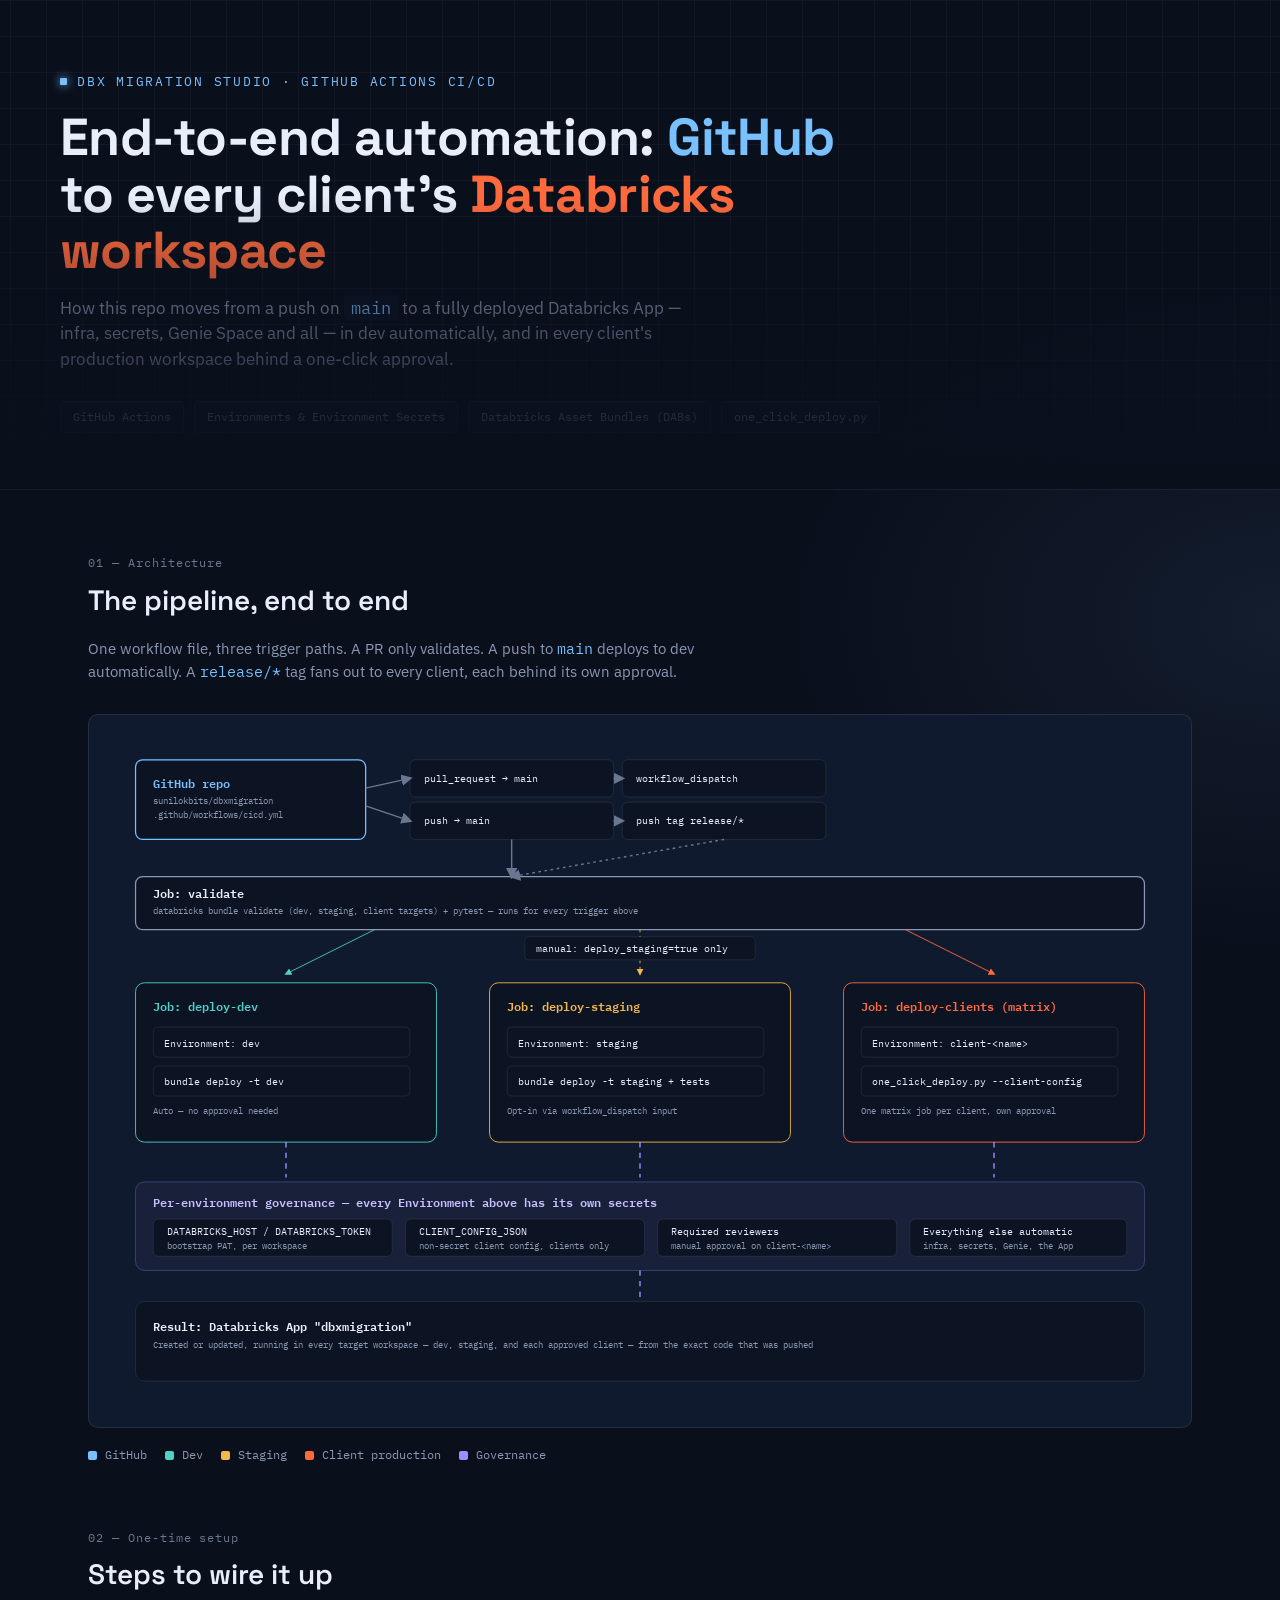
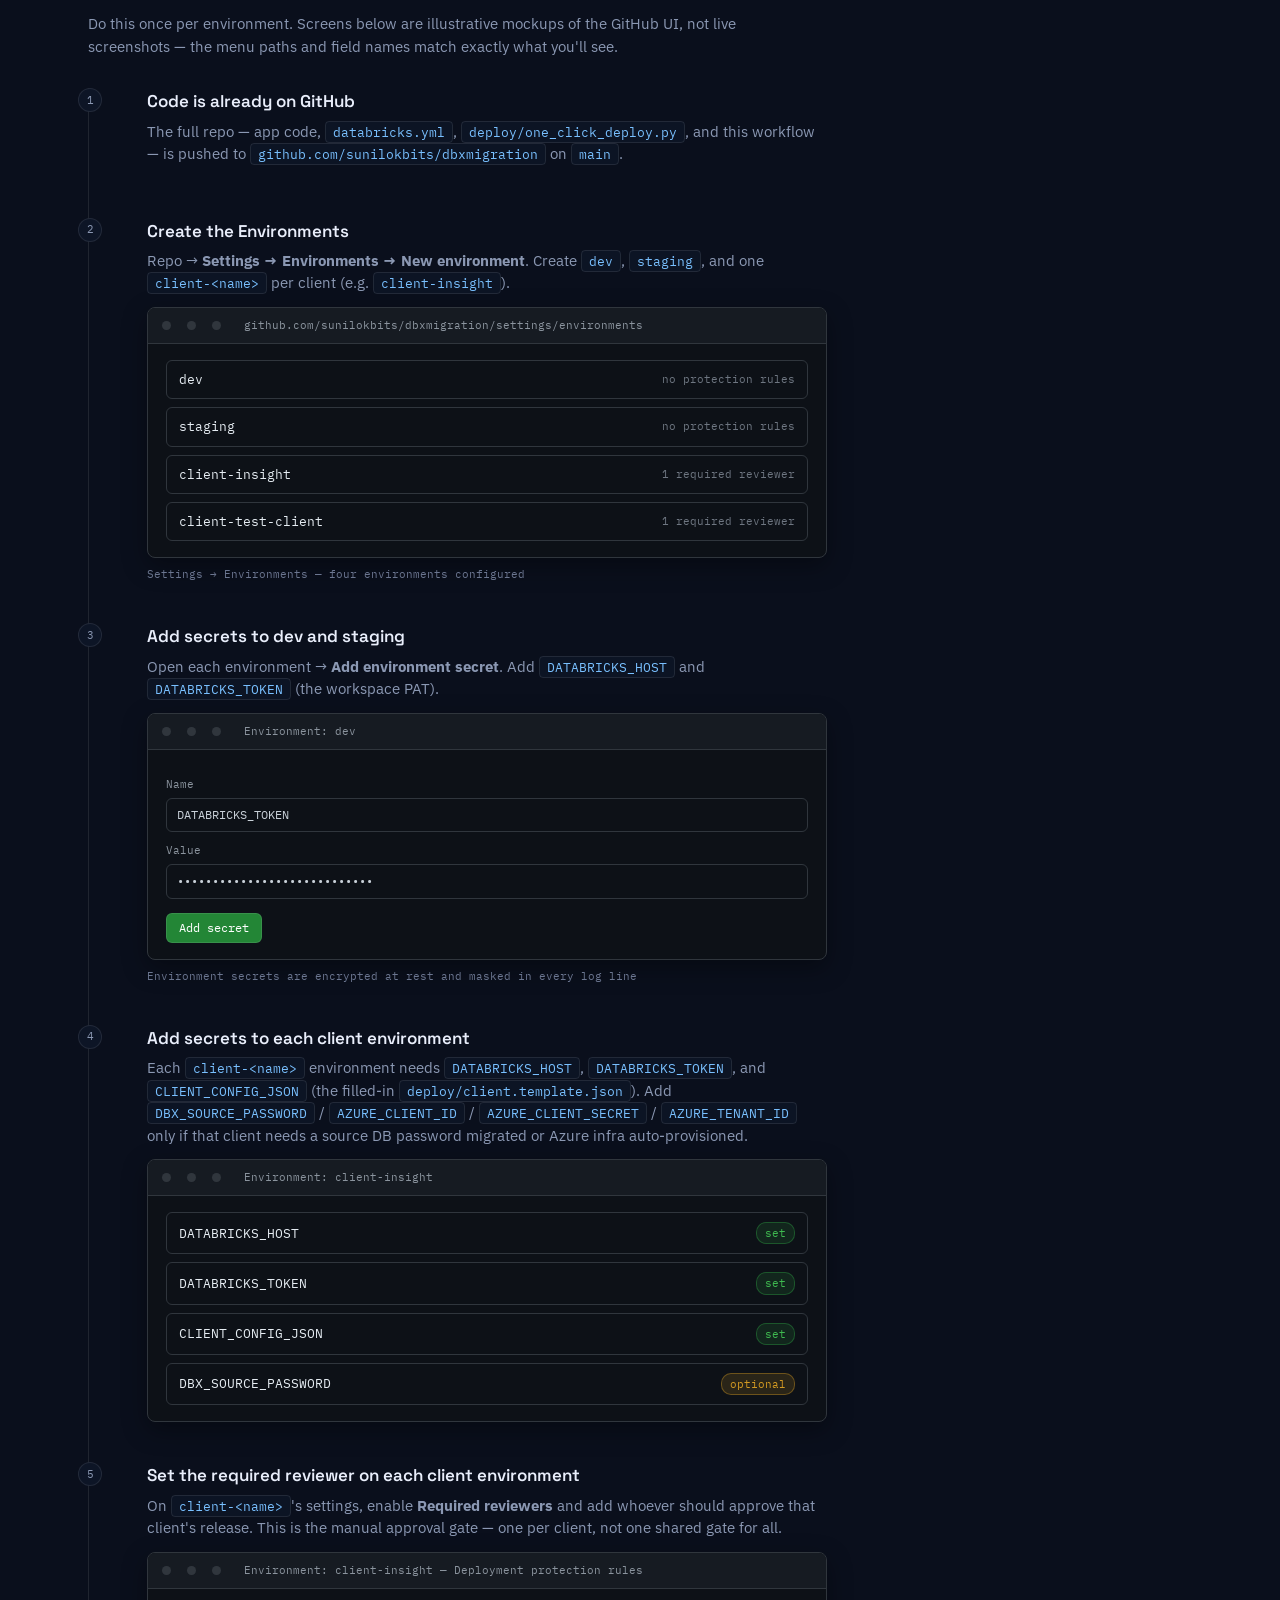
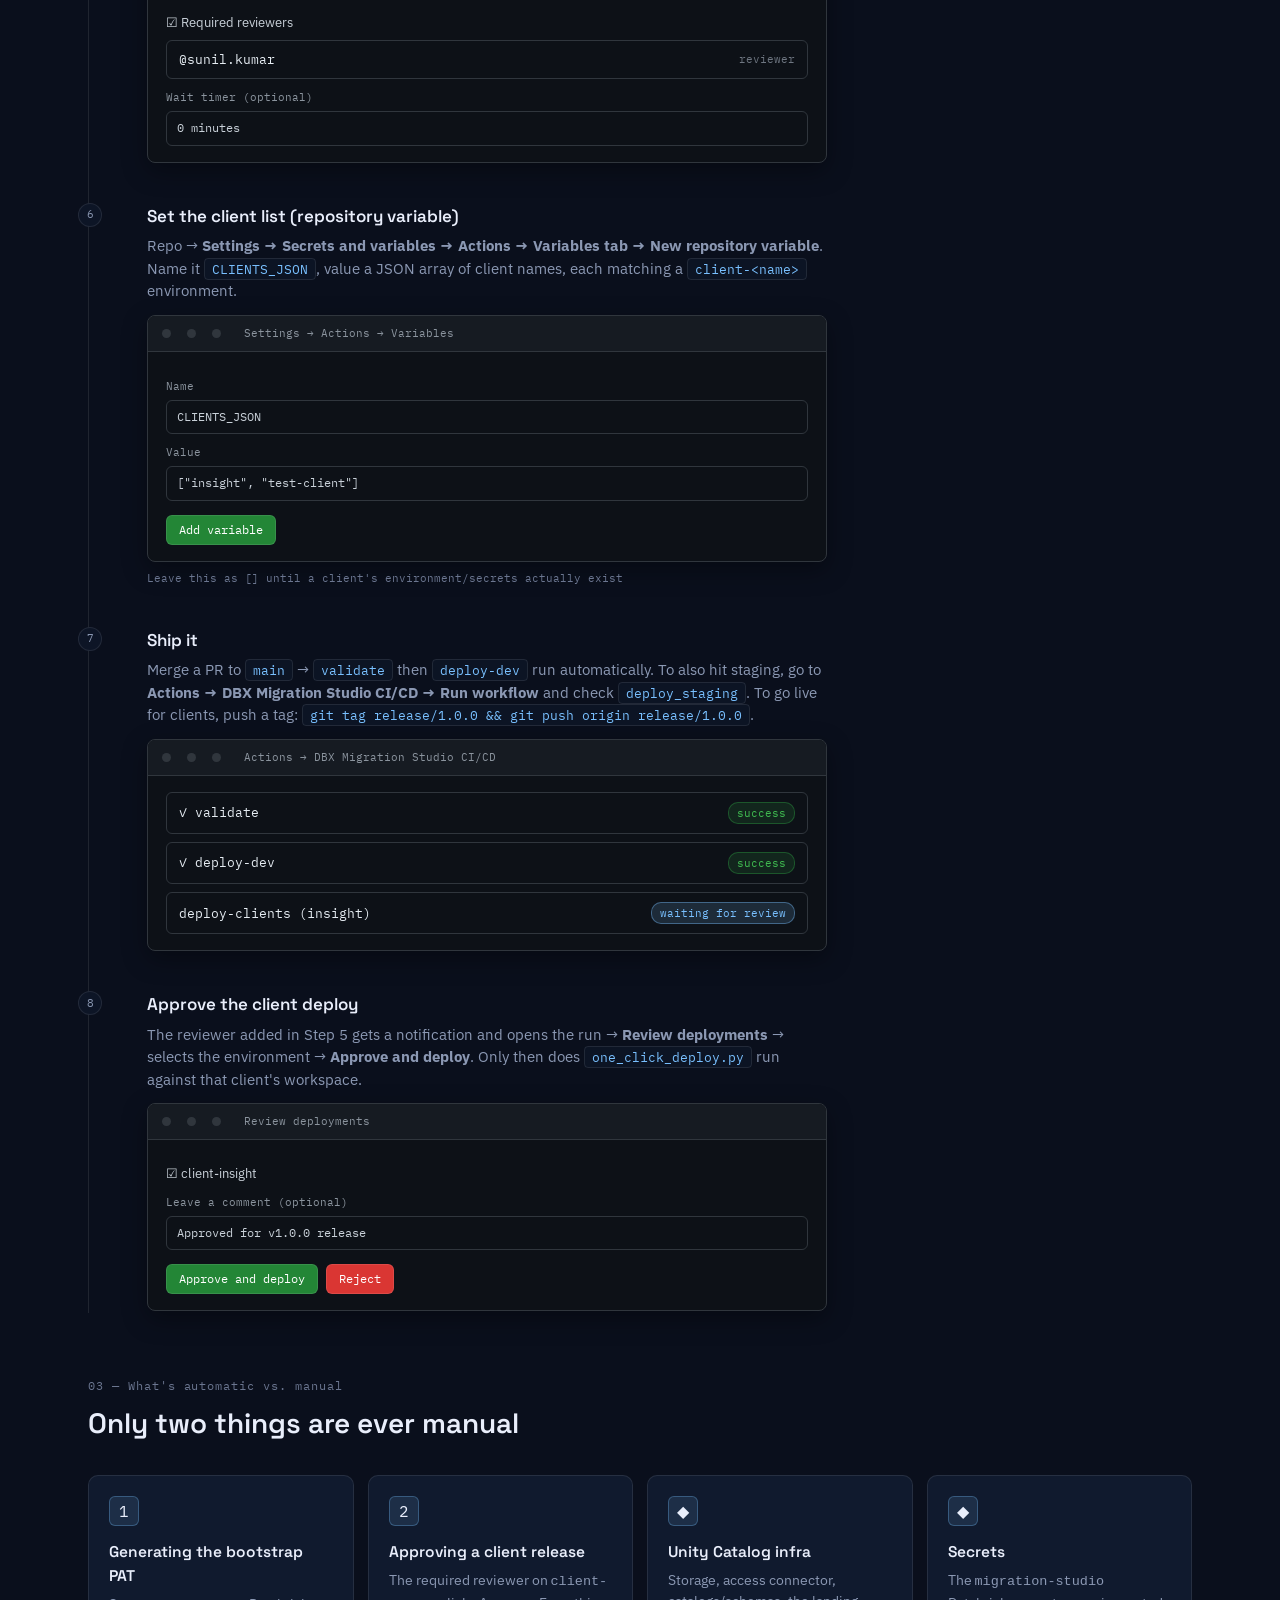
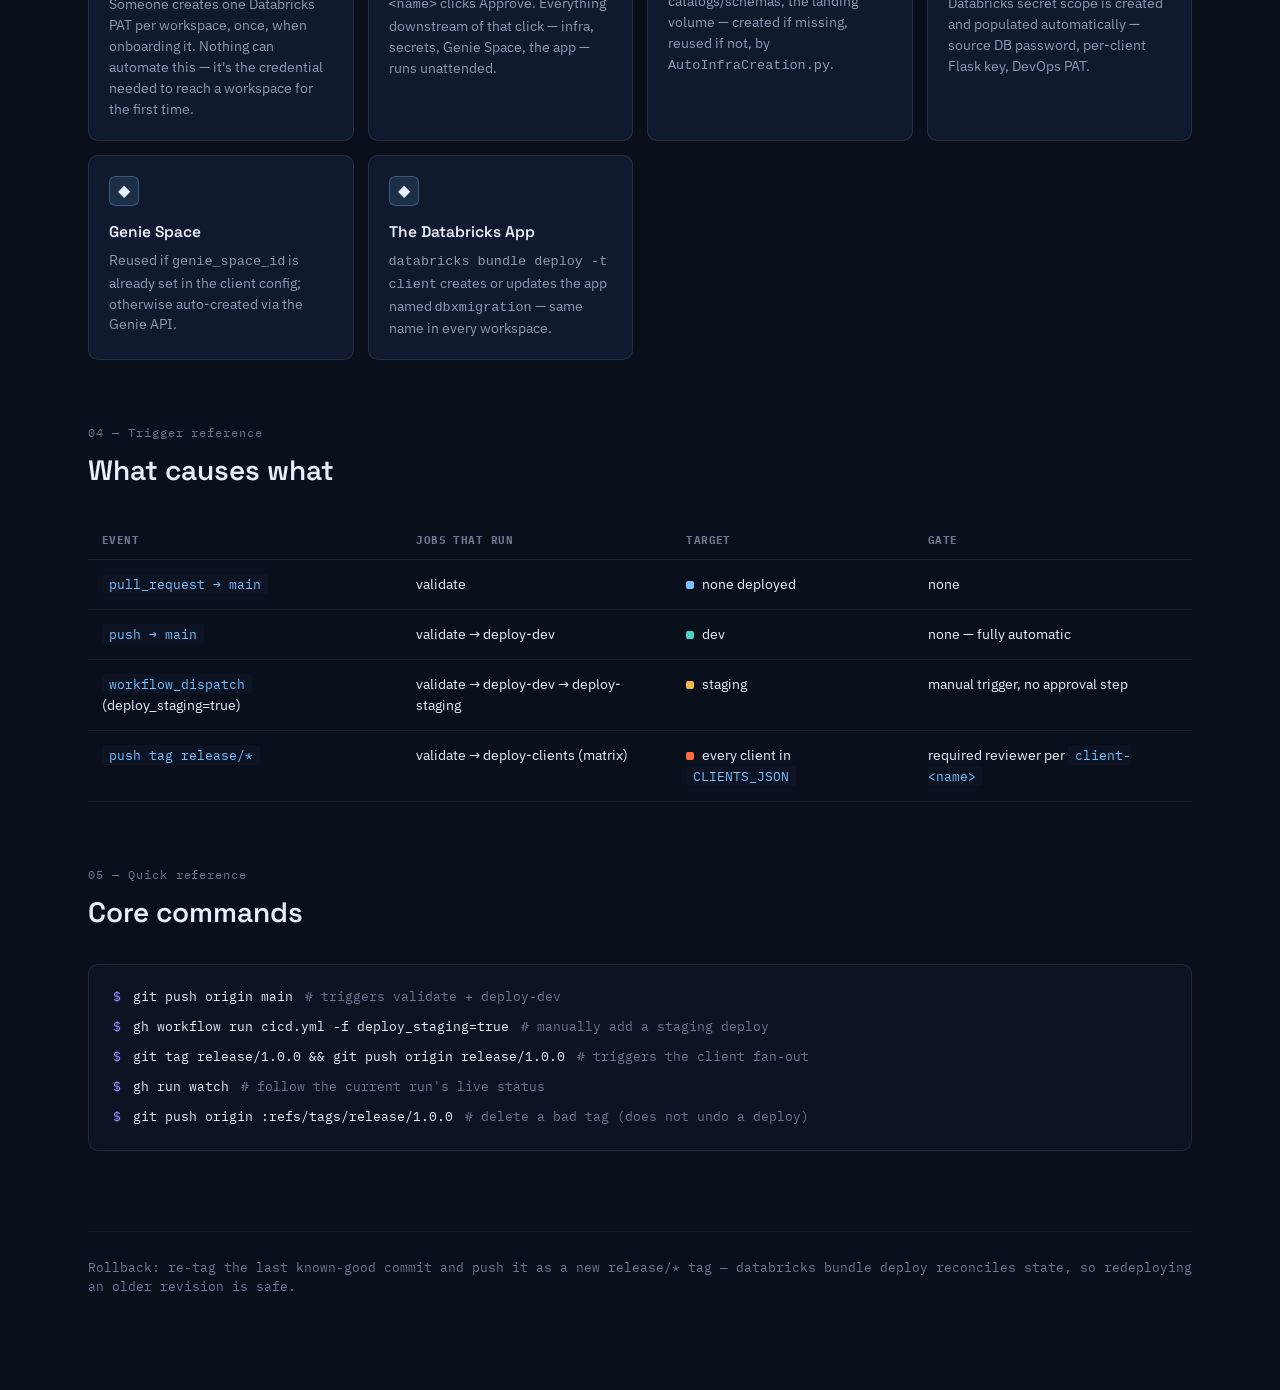
<file: githubdoc.html>
<!DOCTYPE html>
<html lang="en">
<head>
<meta charset="UTF-8">
<meta name="viewport" content="width=device-width, initial-scale=1.0">
<title>DBX Migration Studio — GitHub Actions CI/CD Guide</title>
<link rel="preconnect" href="https://fonts.googleapis.com">
<link href="https://fonts.googleapis.com/css2?family=Space+Grotesk:wght@400;500;600;700&family=IBM+Plex+Sans:wght@400;500;600&family=IBM+Plex+Mono:wght@400;500;600&display=swap" rel="stylesheet">
<style>
  :root{
    --bg:#0a0f1c;
    --bg-2:#0d1526;
    --panel:#101a2e;
    --panel-2:#0c1424;
    --border:rgba(255,255,255,0.09);
    --border-soft:rgba(255,255,255,0.05);
    --ink:#e9eefb;
    --muted:#8b98b3;
    --muted-2:#6b7690;
    --dev:#4fd1c5;
    --staging:#f2b84b;
    --client:#ff6a3d;
    --gov:#9d8cff;
    --gh:#79c0ff;
    --font-display:'Space Grotesk', sans-serif;
    --font-body:'IBM Plex Sans', sans-serif;
    --font-mono:'IBM Plex Mono', monospace;
  }

  *{box-sizing:border-box;}
  html,body{margin:0;padding:0;}
  body{
    background:
      radial-gradient(ellipse 900px 500px at 15% -10%, rgba(255,106,61,0.08), transparent 60%),
      radial-gradient(ellipse 900px 600px at 100% 10%, rgba(121,192,255,0.08), transparent 55%),
      var(--bg);
    color:var(--ink);
    font-family:var(--font-body);
    line-height:1.55;
    -webkit-font-smoothing:antialiased;
  }

  .wrap{max-width:1160px;margin:0 auto;padding:0 28px 100px;}

  /* ---------- HERO ---------- */
  .hero{
    position:relative;
    padding:72px 28px 56px;
    background-image:
      linear-gradient(rgba(255,255,255,0.035) 1px, transparent 1px),
      linear-gradient(90deg, rgba(255,255,255,0.035) 1px, transparent 1px);
    background-size:36px 36px;
    background-position:center top;
    border-bottom:1px solid var(--border-soft);
    overflow:hidden;
  }
  .hero::after{
    content:"";
    position:absolute; inset:0;
    background:linear-gradient(180deg, transparent 40%, var(--bg) 96%);
    pointer-events:none;
  }
  .hero-inner{max-width:1160px;margin:0 auto;position:relative;}
  .eyebrow{
    font-family:var(--font-mono);
    font-size:12.5px;
    letter-spacing:0.14em;
    text-transform:uppercase;
    color:var(--gh);
    display:flex;
    align-items:center;
    gap:10px;
    margin-bottom:18px;
  }
  .eyebrow::before{
    content:"";
    width:7px;height:7px;border-radius:1px;
    background:var(--gh);
    box-shadow:0 0 10px var(--gh);
  }
  h1{
    font-family:var(--font-display);
    font-weight:700;
    font-size:clamp(32px, 4.4vw, 52px);
    line-height:1.08;
    margin:0 0 18px;
    letter-spacing:-0.01em;
    max-width:820px;
  }
  h1 span{color:var(--client);}
  .hero p.sub{
    max-width:660px;
    color:var(--muted);
    font-size:16.5px;
    margin:0;
  }
  .hero-tags{
    display:flex;flex-wrap:wrap;gap:10px;
    margin-top:28px;
  }
  .tag{
    font-family:var(--font-mono);
    font-size:12px;
    color:var(--muted);
    border:1px solid var(--border);
    background:var(--panel-2);
    padding:6px 12px;
    border-radius:5px;
  }

  /* ---------- SECTION SHELL ---------- */
  section{padding:64px 0 0;}
  .section-head{margin-bottom:30px;}
  .section-num{
    font-family:var(--font-mono);
    font-size:12px;
    color:var(--muted-2);
    letter-spacing:0.08em;
  }
  h2{
    font-family:var(--font-display);
    font-size:28px;
    font-weight:600;
    margin:6px 0 10px;
  }
  .section-desc{color:var(--muted);max-width:680px;font-size:15px;}

  /* ---------- DIAGRAM ---------- */
  .diagram-card{
    background:var(--panel);
    border:1px solid var(--border);
    border-radius:10px;
    padding:20px;
    overflow-x:auto;
  }
  .diagram-card svg{display:block;min-width:900px;width:100%;height:auto;}
  .diagram text{font-family:var(--font-mono);fill:var(--ink);}
  .diagram .label-title{font-size:13.5px;font-weight:600;}
  .diagram .label-sub{font-size:10.5px;fill:var(--muted);}
  .diagram .box{fill:var(--panel-2);stroke:var(--border);stroke-width:1;}
  .diagram .box-strong{fill:var(--panel-2);stroke-width:1.4;}
  .diagram .band{fill:rgba(157,140,255,0.06);stroke:rgba(157,140,255,0.35);stroke-width:1;}
  .diagram .chip{fill:#0c1424;stroke:var(--border);stroke-width:1;}
  .diagram .chip-text{font-size:11px;fill:var(--ink);}
  .diagram .flow{
    fill:none;stroke:var(--muted-2);stroke-width:1.6;
    marker-end:url(#arrow);
  }
  .diagram .flow-dev{stroke:var(--dev);marker-end:url(#arrow-dev);}
  .diagram .flow-staging{stroke:var(--staging);marker-end:url(#arrow-staging);}
  .diagram .flow-client{stroke:var(--client);marker-end:url(#arrow-client);}
  .diagram .spine{
    fill:none;stroke:var(--gov);stroke-width:1.6;stroke-dasharray:6 6;
    animation:flow 1.6s linear infinite;
  }
  @keyframes flow{ to{ stroke-dashoffset:-24; } }
  @media (prefers-reduced-motion: reduce){
    .diagram .spine{animation:none;}
  }

  .legend{
    display:flex;flex-wrap:wrap;gap:18px;
    margin-top:18px;
    font-family:var(--font-mono);
    font-size:12px;
    color:var(--muted);
  }
  .legend span{display:inline-flex;align-items:center;gap:8px;}
  .legend i{width:9px;height:9px;border-radius:2px;display:inline-block;}

  /* ---------- STEPS ---------- */
  .steps{
    position:relative;
    margin-top:8px;
    padding-left:38px;
    border-left:1px solid var(--border);
  }
  .step{
    position:relative;
    padding:0 0 40px 20px;
  }
  .step:last-child{padding-bottom:2px;}
  .step::before{
    content:attr(data-n);
    position:absolute;
    left:-49px;
    top:0;
    width:22px;height:22px;
    border-radius:50%;
    background:var(--bg-2);
    border:1px solid var(--border);
    color:var(--muted);
    font-family:var(--font-mono);
    font-size:11px;
    display:flex;align-items:center;justify-content:center;
  }
  .step h3{
    font-family:var(--font-display);
    font-size:17px;
    font-weight:600;
    margin:0 0 6px;
  }
  .step p{margin:0 0 12px;color:var(--muted);font-size:14.5px;max-width:680px;}
  .step code.inline{
    font-family:var(--font-mono);
    font-size:12.5px;
    background:var(--panel-2);
    border:1px solid var(--border);
    padding:2px 7px;
    border-radius:4px;
    color:var(--gh);
  }

  /* ---------- MOCKUP (illustrative "screenshot") ---------- */
  .mockup{
    background:#0d1117;
    border:1px solid #30363d;
    border-radius:8px;
    overflow:hidden;
    max-width:680px;
    font-family:var(--font-body);
    box-shadow:0 8px 24px rgba(0,0,0,0.35);
  }
  .mockup-bar{
    background:#161b22;
    border-bottom:1px solid #30363d;
    padding:9px 14px;
    display:flex;
    align-items:center;
    gap:8px;
    font-family:var(--font-mono);
    font-size:11px;
    color:#8b949e;
  }
  .mockup-bar .dot{width:9px;height:9px;border-radius:50%;background:#30363d;}
  .mockup-body{padding:16px 18px;font-size:13px;color:#c9d1d9;}
  .mockup-row{
    display:flex;justify-content:space-between;align-items:center;
    padding:9px 12px;border:1px solid #30363d;border-radius:6px;margin-bottom:8px;
    background:#0d1117;
  }
  .mockup-row:last-child{margin-bottom:0;}
  .mockup-row .name{font-family:var(--font-mono);font-size:12.5px;color:#e6edf3;}
  .mockup-row .meta{font-family:var(--font-mono);font-size:11px;color:#6e7681;}
  .mockup-btn{
    display:inline-block;font-family:var(--font-mono);font-size:11.5px;
    background:#238636;color:#fff;padding:5px 12px;border-radius:6px;border:1px solid rgba(240,246,252,0.1);
  }
  .mockup-btn.secondary{background:#21262d;color:#c9d1d9;}
  .mockup-btn.danger{background:#da3633;color:#fff;}
  .mockup-input{
    font-family:var(--font-mono);font-size:12px;color:#c9d1d9;
    background:#0d1117;border:1px solid #30363d;border-radius:6px;
    padding:7px 10px;width:100%;margin-top:5px;
  }
  .mockup-label{font-family:var(--font-mono);font-size:11px;color:#8b949e;margin-top:10px;display:block;}
  .mockup-check{display:flex;align-items:center;gap:8px;font-size:12.5px;color:#c9d1d9;margin-top:8px;}
  .mockup-badge{
    font-family:var(--font-mono);font-size:10.5px;padding:2px 8px;border-radius:10px;
  }
  .mockup-badge.success{background:rgba(46,160,67,0.15);color:#3fb950;border:1px solid rgba(46,160,67,0.4);}
  .mockup-badge.pending{background:rgba(210,153,34,0.15);color:#d29922;border:1px solid rgba(210,153,34,0.4);}
  .mockup-badge.wait{background:rgba(121,192,255,0.15);color:#79c0ff;border:1px solid rgba(121,192,255,0.4);}
  .step-caption{
    font-family:var(--font-mono);font-size:11px;color:var(--muted-2);
    margin-top:8px;
  }

  /* ---------- GOVERNANCE GRID ---------- */
  .grid{
    display:grid;
    grid-template-columns:repeat(auto-fit, minmax(250px, 1fr));
    gap:14px;
  }
  .gcard{
    background:var(--panel);
    border:1px solid var(--border);
    border-radius:10px;
    padding:20px;
  }
  .gcard .gi{
    width:30px;height:30px;
    border-radius:6px;
    background:rgba(121,192,255,0.12);
    border:1px solid rgba(121,192,255,0.3);
    display:flex;align-items:center;justify-content:center;
    margin-bottom:14px;
  }
  .gcard h4{
    font-family:var(--font-display);
    font-size:15.5px;
    margin:0 0 6px;
    font-weight:600;
  }
  .gcard p{margin:0;color:var(--muted);font-size:13.5px;}

  /* ---------- TABLE ---------- */
  .ref-table{
    width:100%;
    border-collapse:collapse;
    font-size:13.5px;
    margin-top:6px;
  }
  .ref-table th{
    text-align:left;
    font-family:var(--font-mono);
    font-size:11px;
    letter-spacing:0.04em;
    text-transform:uppercase;
    color:var(--muted-2);
    padding:10px 14px;
    border-bottom:1px solid var(--border);
  }
  .ref-table td{
    padding:14px;
    border-bottom:1px solid var(--border-soft);
    color:var(--ink);
    vertical-align:top;
  }
  .ref-table code{
    font-family:var(--font-mono);
    font-size:12.5px;
    color:var(--gh);
    background:var(--panel-2);
    padding:2px 7px;
    border-radius:4px;
  }
  .dot{display:inline-block;width:8px;height:8px;border-radius:2px;margin-right:8px;}

  /* ---------- COMMAND REFERENCE ---------- */
  .cmd-card{
    background:var(--panel-2);
    border:1px solid var(--border);
    border-radius:10px;
    padding:22px 24px;
    font-family:var(--font-mono);
    font-size:13px;
    color:var(--muted);
  }
  .cmd-card .line{margin-bottom:10px;display:flex;gap:12px;}
  .cmd-card .line:last-child{margin-bottom:0;}
  .cmd-card .prompt{color:var(--gov);}
  .cmd-card .cmd{color:var(--ink);}
  .cmd-card .comment{color:var(--muted-2);}

  footer{
    margin-top:80px;
    padding-top:26px;
    border-top:1px solid var(--border-soft);
    color:var(--muted-2);
    font-size:12.5px;
    font-family:var(--font-mono);
  }
</style>
</head>
<body>

  <div class="hero">
    <div class="hero-inner">
      <div class="eyebrow">DBX Migration Studio · GitHub Actions CI/CD</div>
      <h1>End-to-end automation: <span style="color:var(--gh)">GitHub</span> to every client's <span>Databricks workspace</span></h1>
      <p class="sub">How this repo moves from a push on <code style="font-family:var(--font-mono);color:var(--gh);background:var(--panel-2);padding:2px 7px;border-radius:4px;">main</code> to a fully deployed Databricks App — infra, secrets, Genie Space and all — in dev automatically, and in every client's production workspace behind a one-click approval.</p>
      <div class="hero-tags">
        <span class="tag">GitHub Actions</span>
        <span class="tag">Environments &amp; Environment Secrets</span>
        <span class="tag">Databricks Asset Bundles (DABs)</span>
        <span class="tag">one_click_deploy.py</span>
      </div>
    </div>
  </div>

  <div class="wrap">

    <!-- ============ DIAGRAM ============ -->
    <section>
      <div class="section-head">
        <div class="section-num">01 — Architecture</div>
        <h2>The pipeline, end to end</h2>
        <p class="section-desc">One workflow file, three trigger paths. A PR only validates. A push to <code style="font-family:var(--font-mono);color:var(--gh);">main</code> deploys to dev automatically. A <code style="font-family:var(--font-mono);color:var(--gh);">release/*</code> tag fans out to every client, each behind its own approval.</p>
      </div>

      <div class="diagram-card">
        <svg class="diagram" viewBox="0 0 1200 760" xmlns="http://www.w3.org/2000/svg">
          <defs>
            <marker id="arrow" markerWidth="8" markerHeight="8" refX="6" refY="4" orient="auto">
              <path d="M0,0 L8,4 L0,8 Z" fill="#6b7690"/>
            </marker>
            <marker id="arrow-dev" markerWidth="8" markerHeight="8" refX="6" refY="4" orient="auto">
              <path d="M0,0 L8,4 L0,8 Z" fill="#4fd1c5"/>
            </marker>
            <marker id="arrow-staging" markerWidth="8" markerHeight="8" refX="6" refY="4" orient="auto">
              <path d="M0,0 L8,4 L0,8 Z" fill="#f2b84b"/>
            </marker>
            <marker id="arrow-client" markerWidth="8" markerHeight="8" refX="6" refY="4" orient="auto">
              <path d="M0,0 L8,4 L0,8 Z" fill="#ff6a3d"/>
            </marker>
          </defs>

          <!-- Row 1: repo + triggers -->
          <rect class="box box-strong" x="30" y="28" width="260" height="90" rx="8" style="stroke:#79c0ff"/>
          <text class="label-title" x="50" y="60" style="fill:#79c0ff">GitHub repo</text>
          <text class="label-sub" x="50" y="78">sunilokbits/dbxmigration</text>
          <text class="label-sub" x="50" y="94">.github/workflows/cicd.yml</text>

          <rect class="box" x="340" y="28" width="230" height="42" rx="6"/>
          <text class="chip-text" x="356" y="53">pull_request → main</text>
          <rect class="box" x="340" y="76" width="230" height="42" rx="6"/>
          <text class="chip-text" x="356" y="101">push → main</text>
          <rect class="box" x="580" y="28" width="230" height="42" rx="6"/>
          <text class="chip-text" x="596" y="53">workflow_dispatch</text>
          <rect class="box" x="580" y="76" width="230" height="42" rx="6"/>
          <text class="chip-text" x="596" y="101">push tag release/*</text>

          <path class="flow" d="M290,60 L340,49"/>
          <path class="flow" d="M290,80 L340,97"/>
          <path class="flow" d="M570,49 L580,49"/>
          <path class="flow" d="M570,97 L580,97"/>

          <!-- Row 2: validate -->
          <rect class="box box-strong" x="30" y="160" width="1140" height="60" rx="8" style="stroke:#8b98b3"/>
          <text class="label-title" x="50" y="184">Job: validate</text>
          <text class="label-sub" x="50" y="202">databricks bundle validate (dev, staging, client targets) + pytest — runs for every trigger above</text>

          <path class="flow" d="M455,118 L455,160"/>
          <path class="flow" d="M695,118 L455,160" style="stroke-dasharray:3 4"/>

          <!-- Row 3: fan out -->
          <path class="flow-dev" d="M300,220 L200,270"/>
          <path class="flow-staging" d="M600,220 L600,270" style="stroke-dasharray:3 4"/>
          <path class="flow-client" d="M900,220 L1000,270"/>

          <rect class="chip" x="470" y="228" width="260" height="26" rx="4"/>
          <text class="chip-text" x="482" y="245">manual: deploy_staging=true only</text>

          <!-- Row 4: jobs -->
          <rect class="box" x="30" y="280" width="340" height="180" rx="10" style="stroke:#4fd1c5"/>
          <text class="label-title" x="50" y="312" style="fill:#4fd1c5">Job: deploy-dev</text>
          <rect class="chip" x="50" y="330" width="290" height="34" rx="5"/>
          <text class="chip-text" x="62" y="352">Environment: dev</text>
          <rect class="chip" x="50" y="374" width="290" height="34" rx="5"/>
          <text class="chip-text" x="62" y="396">bundle deploy -t dev</text>
          <text class="label-sub" x="50" y="428">Auto — no approval needed</text>

          <rect class="box" x="430" y="280" width="340" height="180" rx="10" style="stroke:#f2b84b"/>
          <text class="label-title" x="450" y="312" style="fill:#f2b84b">Job: deploy-staging</text>
          <rect class="chip" x="450" y="330" width="290" height="34" rx="5"/>
          <text class="chip-text" x="462" y="352">Environment: staging</text>
          <rect class="chip" x="450" y="374" width="290" height="34" rx="5"/>
          <text class="chip-text" x="462" y="396">bundle deploy -t staging + tests</text>
          <text class="label-sub" x="450" y="428">Opt-in via workflow_dispatch input</text>

          <rect class="box" x="830" y="280" width="340" height="180" rx="10" style="stroke:#ff6a3d"/>
          <text class="label-title" x="850" y="312" style="fill:#ff6a3d">Job: deploy-clients (matrix)</text>
          <rect class="chip" x="850" y="330" width="290" height="34" rx="5"/>
          <text class="chip-text" x="862" y="352">Environment: client-&lt;name&gt;</text>
          <rect class="chip" x="850" y="374" width="290" height="34" rx="5"/>
          <text class="chip-text" x="862" y="396">one_click_deploy.py --client-config</text>
          <text class="label-sub" x="850" y="428">One matrix job per client, own approval</text>

          <!-- connectors to governance -->
          <path class="spine" d="M200,460 L200,500"/>
          <path class="spine" d="M600,460 L600,500"/>
          <path class="spine" d="M1000,460 L1000,500"/>

          <!-- Row 5: governance -->
          <rect class="band" x="30" y="505" width="1140" height="100" rx="10"/>
          <text class="label-title" x="50" y="533" style="fill:#c9c1ff">Per-environment governance — every Environment above has its own secrets</text>
          <rect class="chip" x="50" y="547" width="270" height="42" rx="6"/>
          <text class="chip-text" x="65" y="565">DATABRICKS_HOST / DATABRICKS_TOKEN</text>
          <text class="label-sub" x="65" y="581">bootstrap PAT, per workspace</text>
          <rect class="chip" x="335" y="547" width="270" height="42" rx="6"/>
          <text class="chip-text" x="350" y="565">CLIENT_CONFIG_JSON</text>
          <text class="label-sub" x="350" y="581">non-secret client config, clients only</text>
          <rect class="chip" x="620" y="547" width="270" height="42" rx="6"/>
          <text class="chip-text" x="635" y="565">Required reviewers</text>
          <text class="label-sub" x="635" y="581">manual approval on client-&lt;name&gt;</text>
          <rect class="chip" x="905" y="547" width="245" height="42" rx="6"/>
          <text class="chip-text" x="920" y="565">Everything else automatic</text>
          <text class="label-sub" x="920" y="581">infra, secrets, Genie, the App</text>

          <path class="spine" d="M600,605 L600,635"/>

          <!-- Row 6: outcome -->
          <rect class="box" x="30" y="640" width="1140" height="90" rx="10"/>
          <text class="label-title" x="50" y="673">Result: Databricks App "dbxmigration"</text>
          <text class="label-sub" x="50" y="693">Created or updated, running in every target workspace — dev, staging, and each approved client — from the exact code that was pushed</text>
        </svg>
      </div>

      <div class="legend">
        <span><i style="background:#79c0ff"></i>GitHub</span>
        <span><i style="background:#4fd1c5"></i>Dev</span>
        <span><i style="background:#f2b84b"></i>Staging</span>
        <span><i style="background:#ff6a3d"></i>Client production</span>
        <span><i style="background:#9d8cff"></i>Governance</span>
      </div>
    </section>

    <!-- ============ SETUP STEPS ============ -->
    <section>
      <div class="section-head">
        <div class="section-num">02 — One-time setup</div>
        <h2>Steps to wire it up</h2>
        <p class="section-desc">Do this once per environment. Screens below are illustrative mockups of the GitHub UI, not live screenshots — the menu paths and field names match exactly what you'll see.</p>
      </div>

      <div class="steps">
        <div class="step" data-n="1">
          <h3>Code is already on GitHub</h3>
          <p>The full repo — app code, <code class="inline">databricks.yml</code>, <code class="inline">deploy/one_click_deploy.py</code>, and this workflow — is pushed to <code class="inline">github.com/sunilokbits/dbxmigration</code> on <code class="inline">main</code>.</p>
        </div>

        <div class="step" data-n="2">
          <h3>Create the Environments</h3>
          <p>Repo → <strong>Settings → Environments → New environment</strong>. Create <code class="inline">dev</code>, <code class="inline">staging</code>, and one <code class="inline">client-&lt;name&gt;</code> per client (e.g. <code class="inline">client-insight</code>).</p>
          <div class="mockup">
            <div class="mockup-bar"><span class="dot"></span><span class="dot"></span><span class="dot"></span>&nbsp;github.com/sunilokbits/dbxmigration/settings/environments</div>
            <div class="mockup-body">
              <div class="mockup-row"><span class="name">dev</span><span class="meta">no protection rules</span></div>
              <div class="mockup-row"><span class="name">staging</span><span class="meta">no protection rules</span></div>
              <div class="mockup-row"><span class="name">client-insight</span><span class="meta">1 required reviewer</span></div>
              <div class="mockup-row"><span class="name">client-test-client</span><span class="meta">1 required reviewer</span></div>
            </div>
          </div>
          <div class="step-caption">Settings → Environments — four environments configured</div>
        </div>

        <div class="step" data-n="3">
          <h3>Add secrets to dev and staging</h3>
          <p>Open each environment → <strong>Add environment secret</strong>. Add <code class="inline">DATABRICKS_HOST</code> and <code class="inline">DATABRICKS_TOKEN</code> (the workspace PAT).</p>
          <div class="mockup">
            <div class="mockup-bar"><span class="dot"></span><span class="dot"></span><span class="dot"></span>&nbsp;Environment: dev</div>
            <div class="mockup-body">
              <span class="mockup-label">Name</span>
              <div class="mockup-input">DATABRICKS_TOKEN</div>
              <span class="mockup-label">Value</span>
              <div class="mockup-input">••••••••••••••••••••••••••••</div>
              <div style="margin-top:14px;"><span class="mockup-btn">Add secret</span></div>
            </div>
          </div>
          <div class="step-caption">Environment secrets are encrypted at rest and masked in every log line</div>
        </div>

        <div class="step" data-n="4">
          <h3>Add secrets to each client environment</h3>
          <p>Each <code class="inline">client-&lt;name&gt;</code> environment needs <code class="inline">DATABRICKS_HOST</code>, <code class="inline">DATABRICKS_TOKEN</code>, and <code class="inline">CLIENT_CONFIG_JSON</code> (the filled-in <code class="inline">deploy/client.template.json</code>). Add <code class="inline">DBX_SOURCE_PASSWORD</code> / <code class="inline">AZURE_CLIENT_ID</code> / <code class="inline">AZURE_CLIENT_SECRET</code> / <code class="inline">AZURE_TENANT_ID</code> only if that client needs a source DB password migrated or Azure infra auto-provisioned.</p>
          <div class="mockup">
            <div class="mockup-bar"><span class="dot"></span><span class="dot"></span><span class="dot"></span>&nbsp;Environment: client-insight</div>
            <div class="mockup-body">
              <div class="mockup-row"><span class="name">DATABRICKS_HOST</span><span class="mockup-badge success">set</span></div>
              <div class="mockup-row"><span class="name">DATABRICKS_TOKEN</span><span class="mockup-badge success">set</span></div>
              <div class="mockup-row"><span class="name">CLIENT_CONFIG_JSON</span><span class="mockup-badge success">set</span></div>
              <div class="mockup-row"><span class="name">DBX_SOURCE_PASSWORD</span><span class="mockup-badge pending">optional</span></div>
            </div>
          </div>
        </div>

        <div class="step" data-n="5">
          <h3>Set the required reviewer on each client environment</h3>
          <p>On <code class="inline">client-&lt;name&gt;</code>'s settings, enable <strong>Required reviewers</strong> and add whoever should approve that client's release. This is the manual approval gate — one per client, not one shared gate for all.</p>
          <div class="mockup">
            <div class="mockup-bar"><span class="dot"></span><span class="dot"></span><span class="dot"></span>&nbsp;Environment: client-insight — Deployment protection rules</div>
            <div class="mockup-body">
              <div class="mockup-check">☑ Required reviewers</div>
              <div class="mockup-row" style="margin-top:8px;"><span class="name">@sunil.kumar</span><span class="meta">reviewer</span></div>
              <span class="mockup-label">Wait timer (optional)</span>
              <div class="mockup-input">0 minutes</div>
            </div>
          </div>
        </div>

        <div class="step" data-n="6">
          <h3>Set the client list (repository variable)</h3>
          <p>Repo → <strong>Settings → Secrets and variables → Actions → Variables tab → New repository variable</strong>. Name it <code class="inline">CLIENTS_JSON</code>, value a JSON array of client names, each matching a <code class="inline">client-&lt;name&gt;</code> environment.</p>
          <div class="mockup">
            <div class="mockup-bar"><span class="dot"></span><span class="dot"></span><span class="dot"></span>&nbsp;Settings → Actions → Variables</div>
            <div class="mockup-body">
              <span class="mockup-label">Name</span>
              <div class="mockup-input">CLIENTS_JSON</div>
              <span class="mockup-label">Value</span>
              <div class="mockup-input">["insight", "test-client"]</div>
              <div style="margin-top:14px;"><span class="mockup-btn">Add variable</span></div>
            </div>
          </div>
          <div class="step-caption">Leave this as [] until a client's environment/secrets actually exist</div>
        </div>

        <div class="step" data-n="7">
          <h3>Ship it</h3>
          <p>Merge a PR to <code class="inline">main</code> → <code class="inline">validate</code> then <code class="inline">deploy-dev</code> run automatically. To also hit staging, go to <strong>Actions → DBX Migration Studio CI/CD → Run workflow</strong> and check <code class="inline">deploy_staging</code>. To go live for clients, push a tag: <code class="inline">git tag release/1.0.0 &amp;&amp; git push origin release/1.0.0</code>.</p>
          <div class="mockup">
            <div class="mockup-bar"><span class="dot"></span><span class="dot"></span><span class="dot"></span>&nbsp;Actions → DBX Migration Studio CI/CD</div>
            <div class="mockup-body">
              <div class="mockup-row"><span class="name">✓ validate</span><span class="mockup-badge success">success</span></div>
              <div class="mockup-row"><span class="name">✓ deploy-dev</span><span class="mockup-badge success">success</span></div>
              <div class="mockup-row"><span class="name">deploy-clients (insight)</span><span class="mockup-badge wait">waiting for review</span></div>
            </div>
          </div>
        </div>

        <div class="step" data-n="8">
          <h3>Approve the client deploy</h3>
          <p>The reviewer added in Step 5 gets a notification and opens the run → <strong>Review deployments</strong> → selects the environment → <strong>Approve and deploy</strong>. Only then does <code class="inline">one_click_deploy.py</code> run against that client's workspace.</p>
          <div class="mockup">
            <div class="mockup-bar"><span class="dot"></span><span class="dot"></span><span class="dot"></span>&nbsp;Review deployments</div>
            <div class="mockup-body">
              <div class="mockup-check">☑ client-insight</div>
              <span class="mockup-label">Leave a comment (optional)</span>
              <div class="mockup-input">Approved for v1.0.0 release</div>
              <div style="margin-top:14px;display:flex;gap:8px;">
                <span class="mockup-btn">Approve and deploy</span>
                <span class="mockup-btn danger">Reject</span>
              </div>
            </div>
          </div>
        </div>
      </div>
    </section>

    <!-- ============ GOVERNANCE ============ -->
    <section>
      <div class="section-head">
        <div class="section-num">03 — What's automatic vs. manual</div>
        <h2>Only two things are ever manual</h2>
      </div>
      <div class="grid">
        <div class="gcard">
          <div class="gi">1</div>
          <h4>Generating the bootstrap PAT</h4>
          <p>Someone creates one Databricks PAT per workspace, once, when onboarding it. Nothing can automate this — it's the credential needed to reach a workspace for the first time.</p>
        </div>
        <div class="gcard">
          <div class="gi">2</div>
          <h4>Approving a client release</h4>
          <p>The required reviewer on <code class="inline" style="color:inherit">client-&lt;name&gt;</code> clicks Approve. Everything downstream of that click — infra, secrets, Genie Space, the app — runs unattended.</p>
        </div>
        <div class="gcard">
          <div class="gi">◆</div>
          <h4>Unity Catalog infra</h4>
          <p>Storage, access connector, catalogs/schemas, the landing volume — created if missing, reused if not, by <code class="inline" style="color:inherit">AutoInfraCreation.py</code>.</p>
        </div>
        <div class="gcard">
          <div class="gi">◆</div>
          <h4>Secrets</h4>
          <p>The <code class="inline" style="color:inherit">migration-studio</code> Databricks secret scope is created and populated automatically — source DB password, per-client Flask key, DevOps PAT.</p>
        </div>
        <div class="gcard">
          <div class="gi">◆</div>
          <h4>Genie Space</h4>
          <p>Reused if <code class="inline" style="color:inherit">genie_space_id</code> is already set in the client config; otherwise auto-created via the Genie API.</p>
        </div>
        <div class="gcard">
          <div class="gi">◆</div>
          <h4>The Databricks App</h4>
          <p><code class="inline" style="color:inherit">databricks bundle deploy -t client</code> creates or updates the app named <code class="inline" style="color:inherit">dbxmigration</code> — same name in every workspace.</p>
        </div>
      </div>
    </section>

    <!-- ============ TRIGGER TABLE ============ -->
    <section>
      <div class="section-head">
        <div class="section-num">04 — Trigger reference</div>
        <h2>What causes what</h2>
      </div>
      <table class="ref-table">
        <tr>
          <th>Event</th>
          <th>Jobs that run</th>
          <th>Target</th>
          <th>Gate</th>
        </tr>
        <tr>
          <td><code>pull_request → main</code></td>
          <td>validate</td>
          <td><span class="dot" style="background:#79c0ff"></span>none deployed</td>
          <td>none</td>
        </tr>
        <tr>
          <td><code>push → main</code></td>
          <td>validate → deploy-dev</td>
          <td><span class="dot" style="background:#4fd1c5"></span>dev</td>
          <td>none — fully automatic</td>
        </tr>
        <tr>
          <td><code>workflow_dispatch</code> (deploy_staging=true)</td>
          <td>validate → deploy-dev → deploy-staging</td>
          <td><span class="dot" style="background:#f2b84b"></span>staging</td>
          <td>manual trigger, no approval step</td>
        </tr>
        <tr>
          <td><code>push tag release/*</code></td>
          <td>validate → deploy-clients (matrix)</td>
          <td><span class="dot" style="background:#ff6a3d"></span>every client in <code>CLIENTS_JSON</code></td>
          <td>required reviewer per <code>client-&lt;name&gt;</code></td>
        </tr>
      </table>
    </section>

    <!-- ============ COMMAND REFERENCE ============ -->
    <section>
      <div class="section-head">
        <div class="section-num">05 — Quick reference</div>
        <h2>Core commands</h2>
      </div>
      <div class="cmd-card">
        <div class="line"><span class="prompt">$</span><span class="cmd">git push origin main</span><span class="comment"># triggers validate + deploy-dev</span></div>
        <div class="line"><span class="prompt">$</span><span class="cmd">gh workflow run cicd.yml -f deploy_staging=true</span><span class="comment"># manually add a staging deploy</span></div>
        <div class="line"><span class="prompt">$</span><span class="cmd">git tag release/1.0.0 && git push origin release/1.0.0</span><span class="comment"># triggers the client fan-out</span></div>
        <div class="line"><span class="prompt">$</span><span class="cmd">gh run watch</span><span class="comment"># follow the current run's live status</span></div>
        <div class="line"><span class="prompt">$</span><span class="cmd">git push origin :refs/tags/release/1.0.0</span><span class="comment"># delete a bad tag (does not undo a deploy)</span></div>
      </div>
    </section>

    <footer>
      Rollback: re-tag the last known-good commit and push it as a new release/* tag — databricks bundle deploy reconciles state, so redeploying an older revision is safe.
    </footer>

  </div>
</body>
</html>
</file>
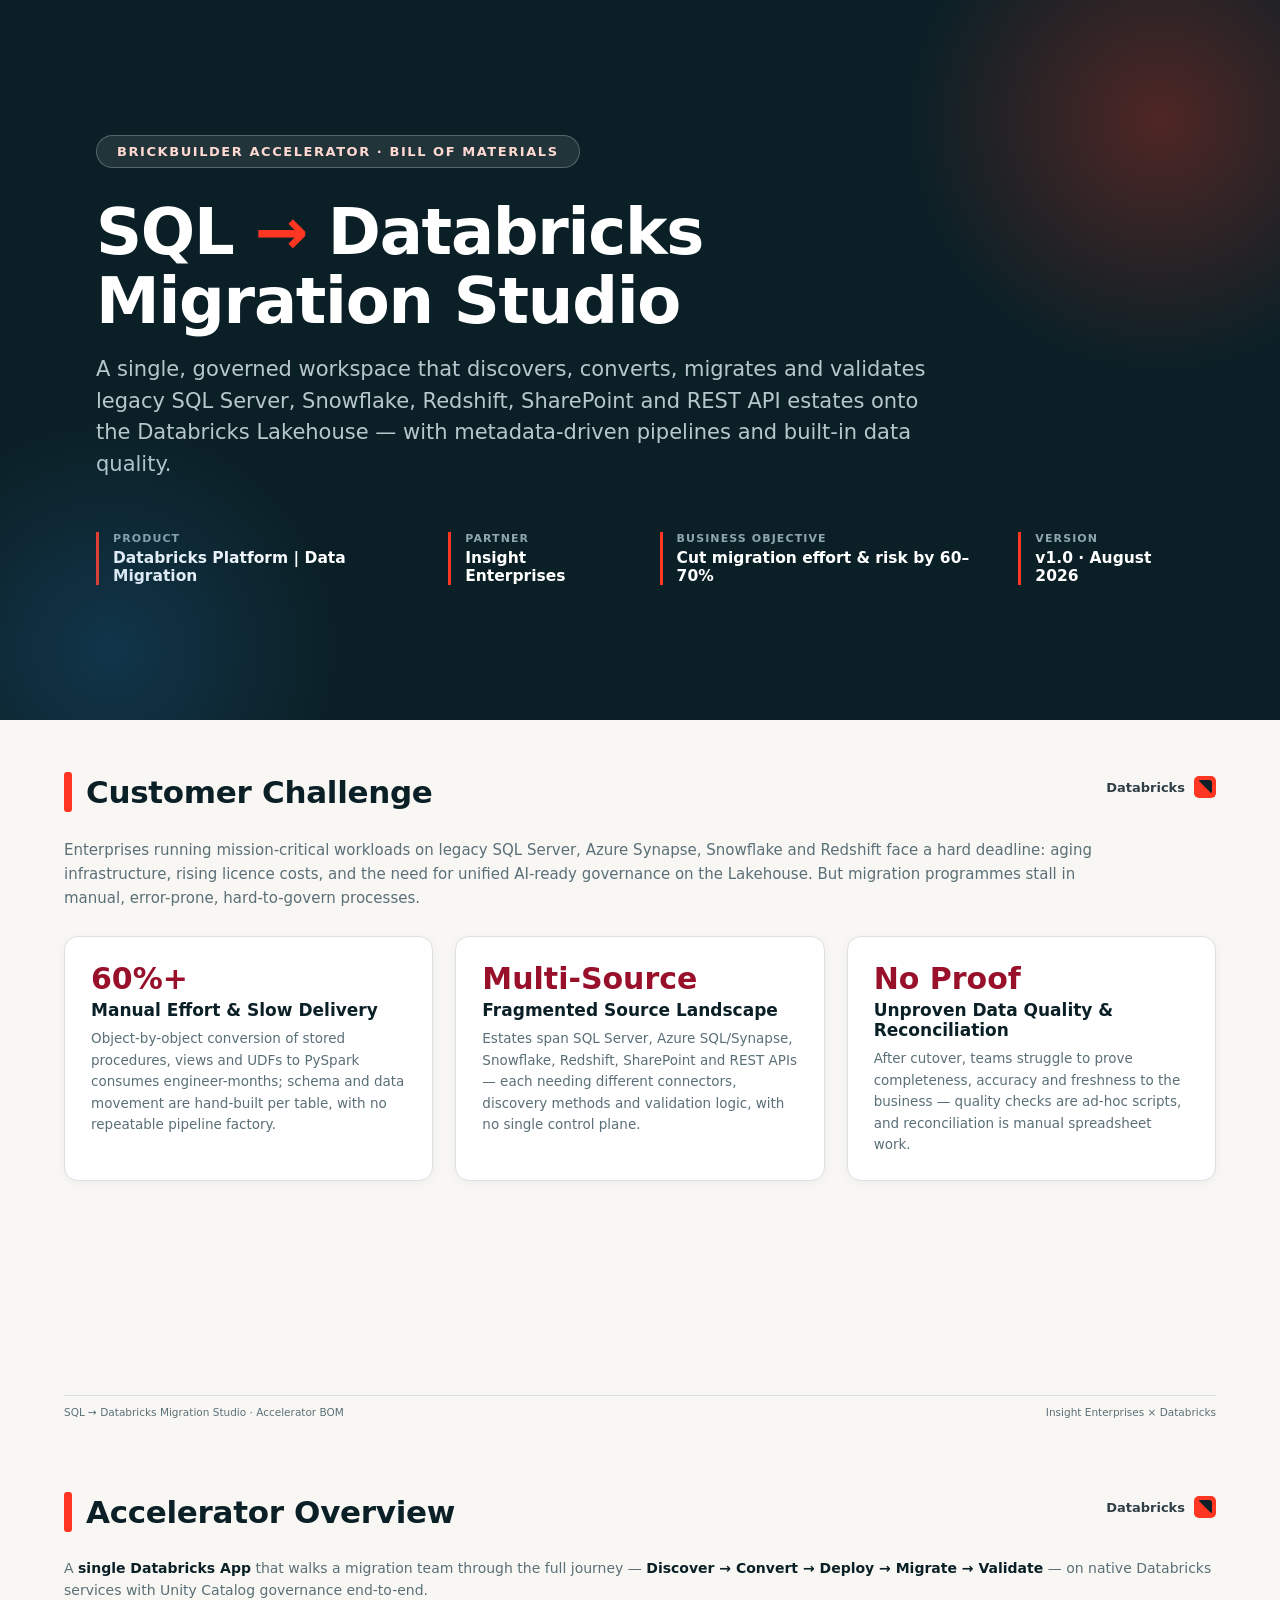
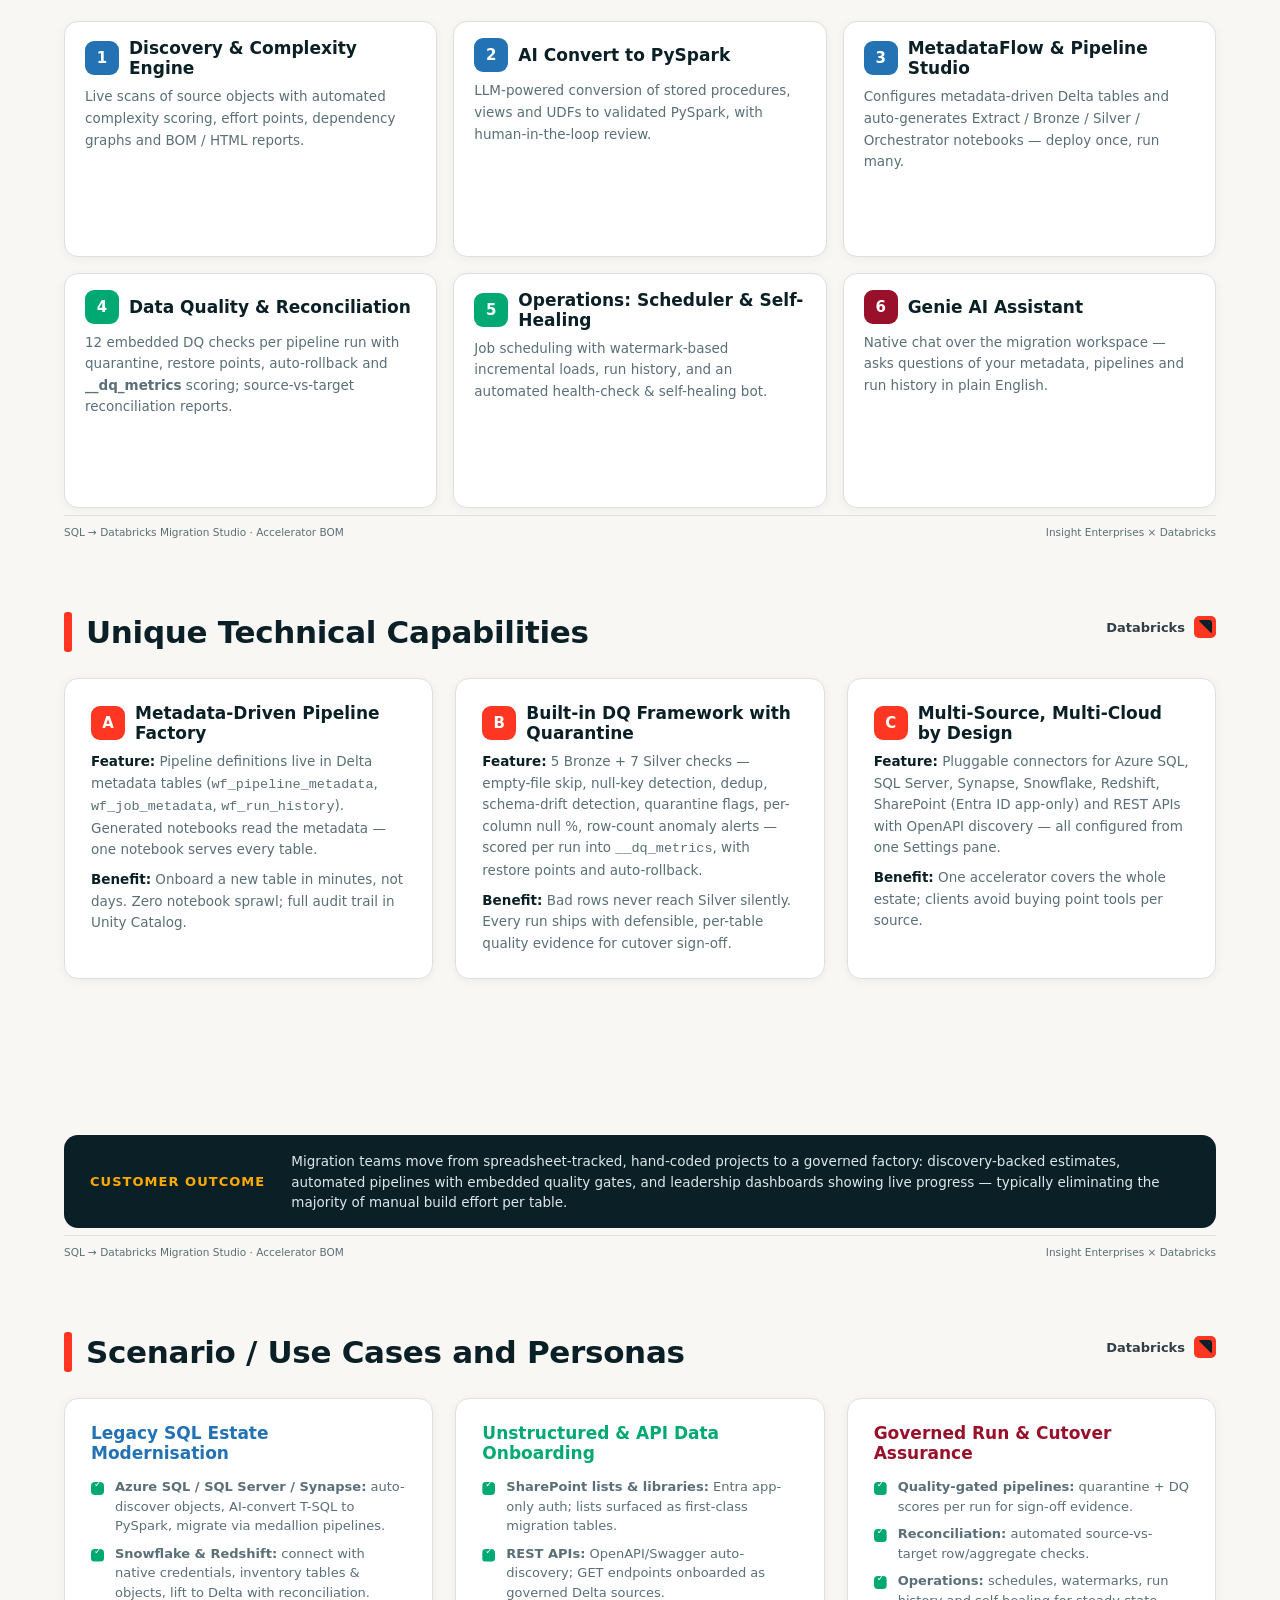
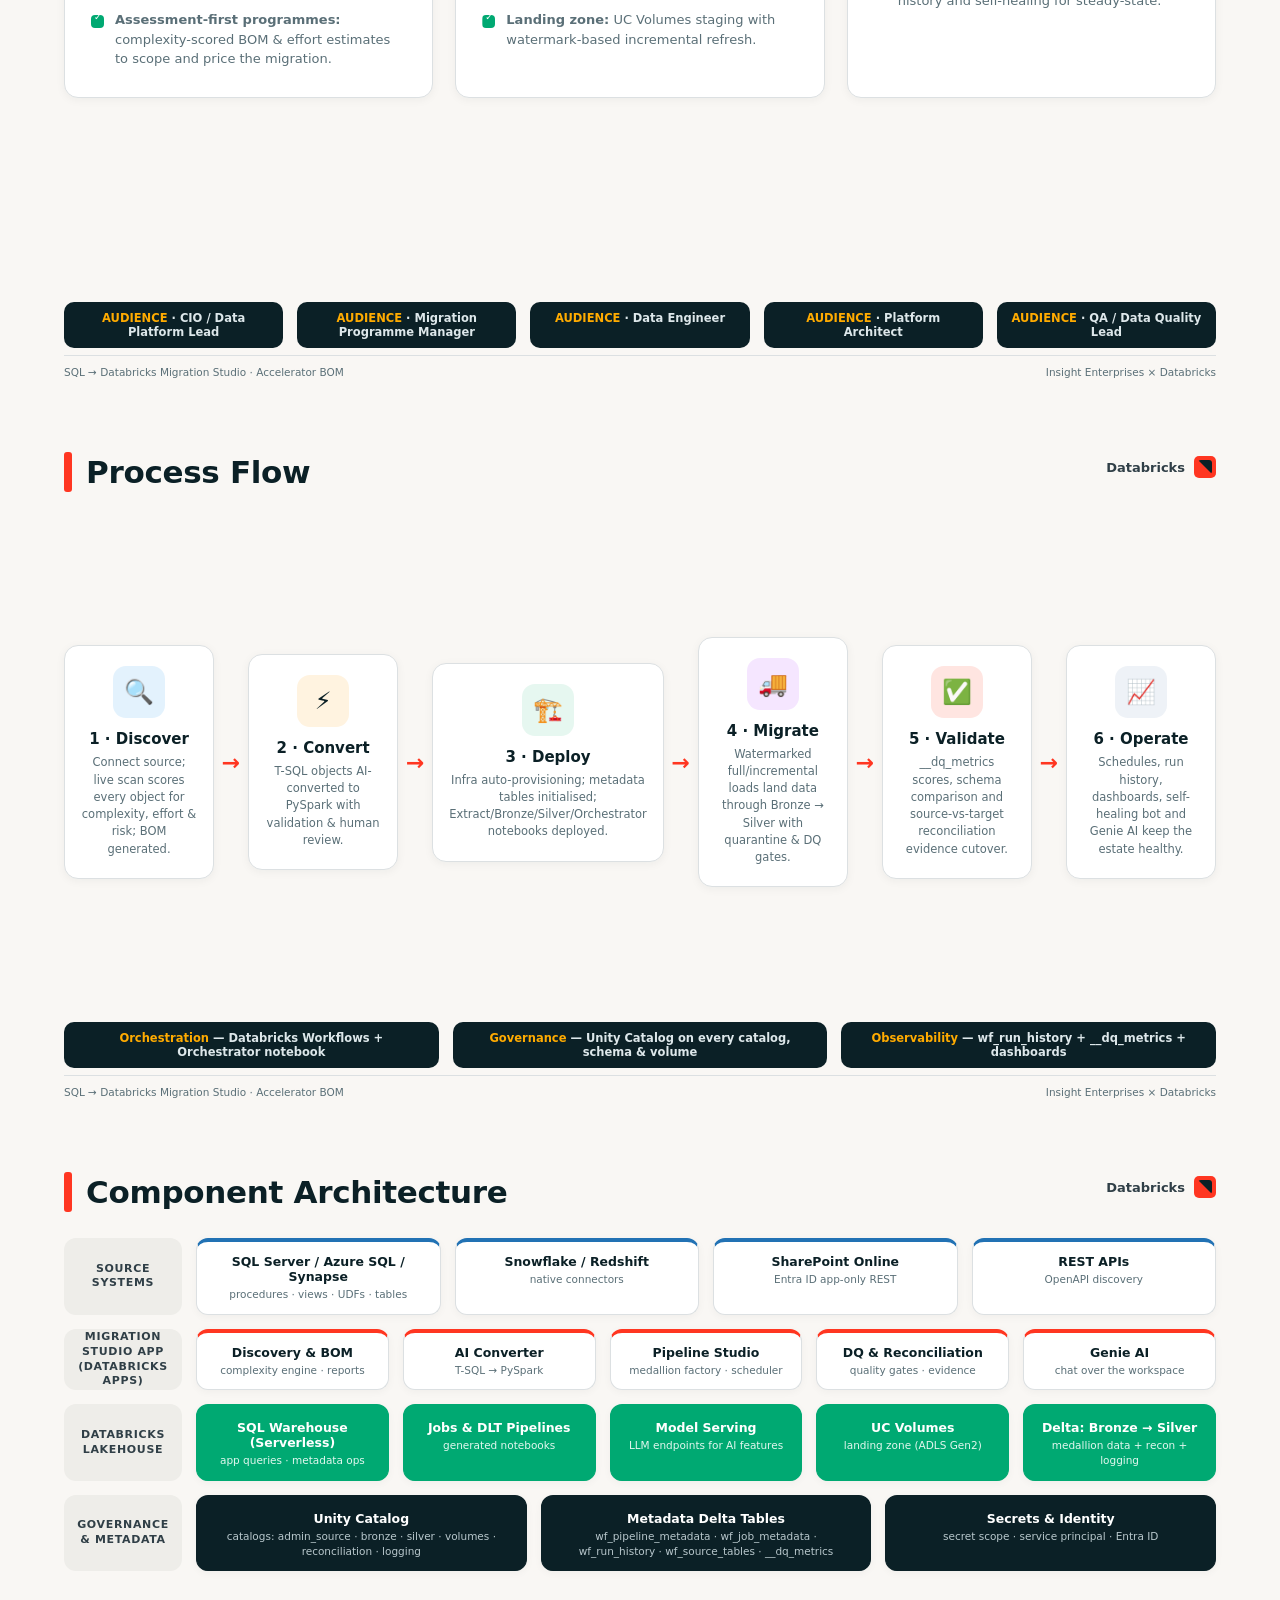
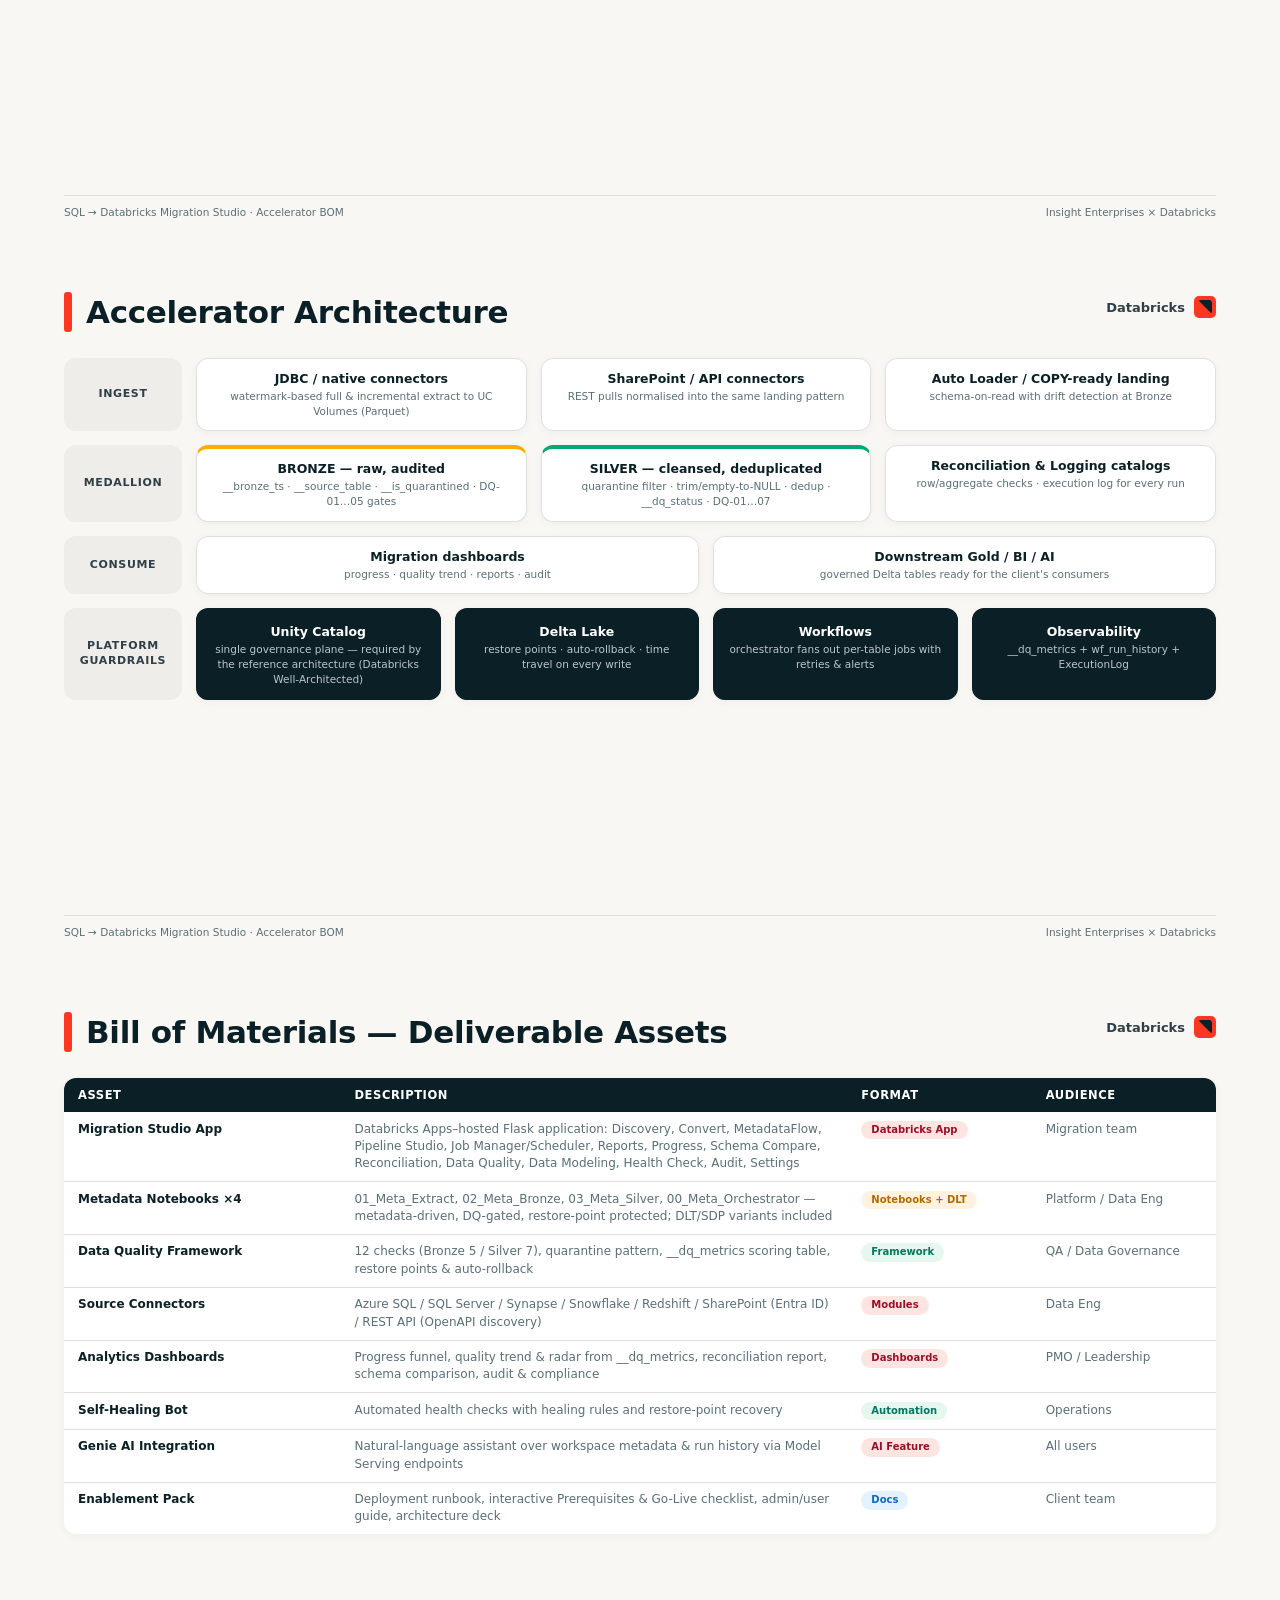
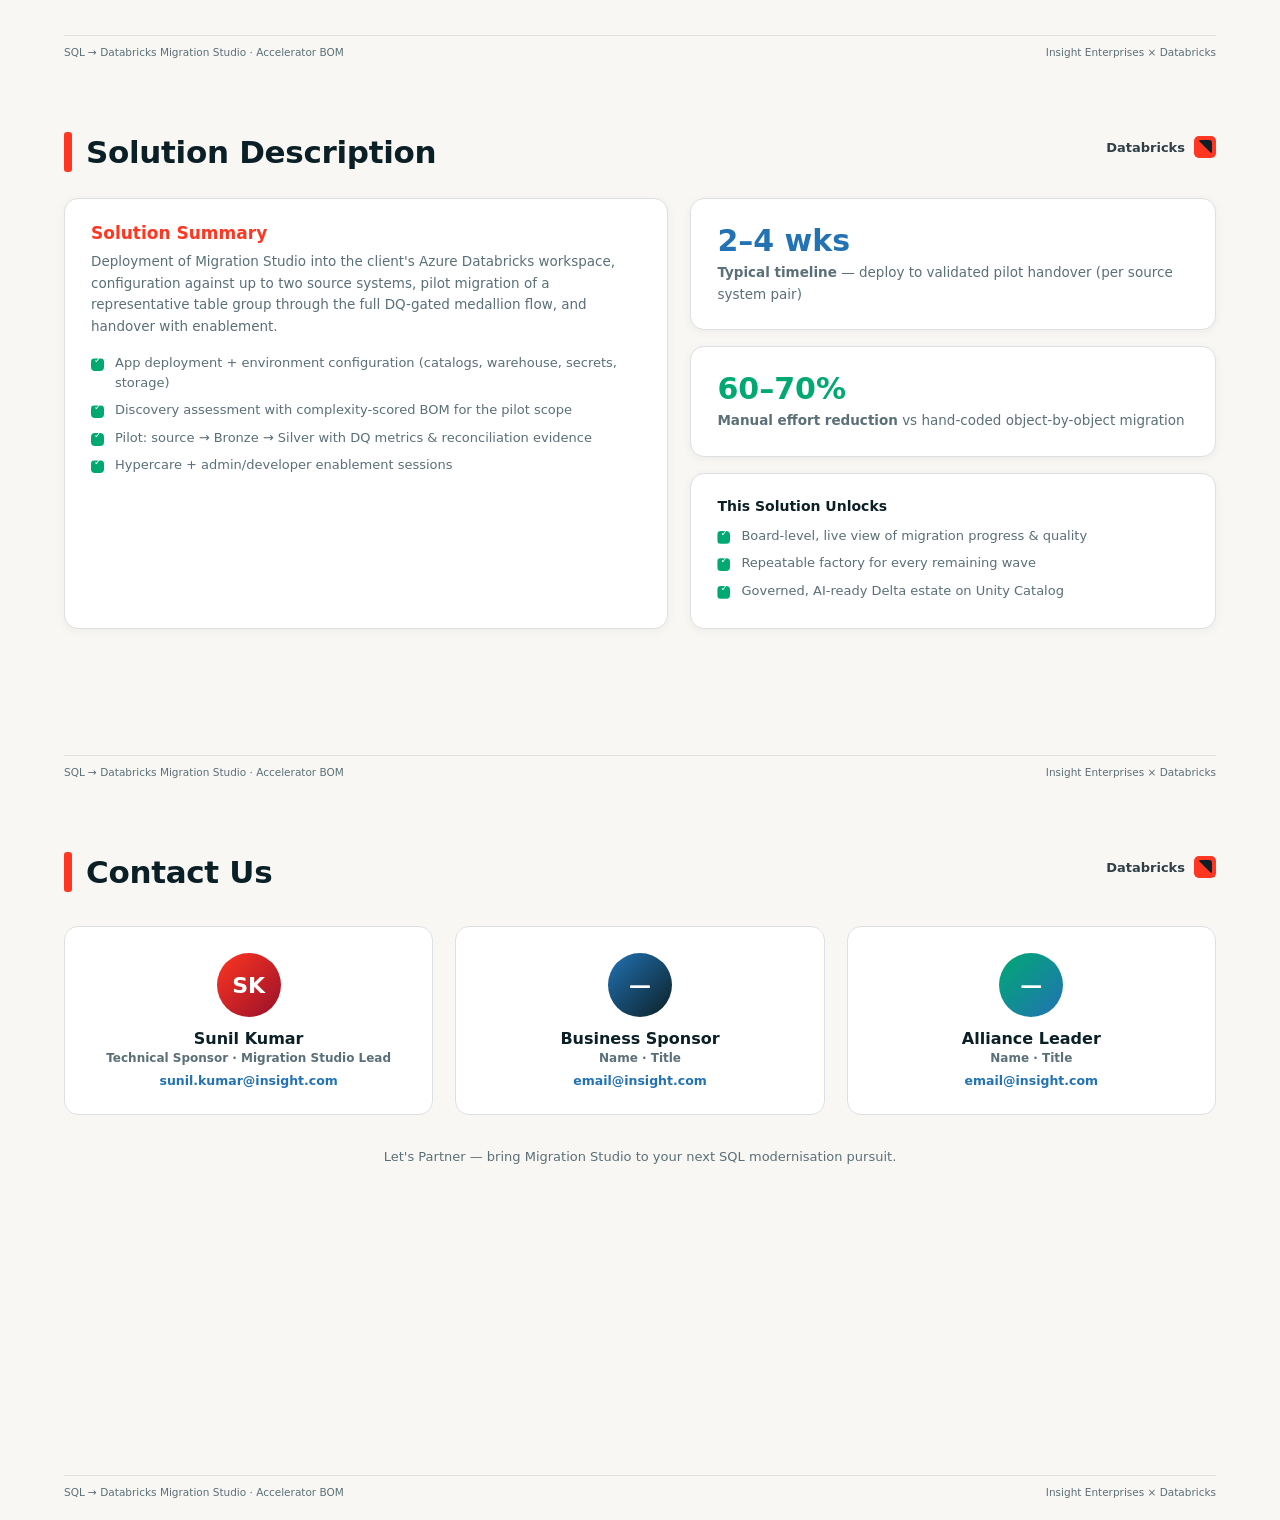
<file: Migration_Studio_Brickbuilder_BOM_source.html>
<!DOCTYPE html>
<html lang="en">
<head>
<meta charset="UTF-8">
<title>SQL → Databricks Migration Studio — Brickbuilder Accelerator BOM</title>
<style>
  :root{
    --orange:#FF3621; --navy:#0B2026; --oat:#F9F7F4; --oat2:#EEEDE9;
    --maroon:#98102A; --yellow:#FFAB00; --green:#00A972; --blue:#2272B4;
    --gray-nav:#303F47; --gray-text:#5A6F77; --gray-line:#DCE0E2;
  }
  *{margin:0;padding:0;box-sizing:border-box}
  @page{size:338.7mm 190.5mm;margin:0}  /* 13.33in × 7.5in — 16:9 slide */
  body{font-family:'Segoe UI',system-ui,Arial,sans-serif;color:var(--navy);font-size:13px}
  .slide{width:1280px;height:720px;position:relative;overflow:hidden;page-break-after:always;background:var(--oat);display:flex;flex-direction:column;padding:52px 64px}
  .slide:last-child{page-break-after:auto}

  /* header strip on content slides */
  .hd{display:flex;align-items:center;gap:14px;margin-bottom:26px;flex-shrink:0}
  .hd .bar{width:8px;height:40px;background:var(--orange);border-radius:3px}
  .hd h1{font-size:31px;font-weight:800;letter-spacing:-.01em;color:var(--navy)}
  .hd .pg{margin-left:auto;font-size:13px;color:var(--gray-text);font-weight:600}
  .brand{position:absolute;right:64px;top:56px;display:flex;align-items:center;gap:9px;font-weight:800;font-size:13px;color:var(--gray-nav)}
  .brand .mark{width:22px;height:22px;background:var(--orange);border-radius:5px;position:relative}
  .brand .mark::after{content:"";position:absolute;left:4px;top:4px;width:14px;height:14px;background:var(--navy);border-radius:3px;clip-path:polygon(0 0,100% 0,100% 100%)}

  /* ── Slide 1 · Title ── */
  .title-slide{background:var(--navy);color:#fff;justify-content:center;padding:0 96px}
  .title-slide .accent{position:absolute;right:-140px;top:-140px;width:520px;height:520px;border-radius:50%;background:radial-gradient(circle,rgba(255,54,33,.28),transparent 68%)}
  .title-slide .accent2{position:absolute;left:-120px;bottom:-160px;width:460px;height:460px;border-radius:50%;background:radial-gradient(circle,rgba(34,114,180,.25),transparent 70%)}
  .kicker{display:inline-flex;align-items:center;gap:10px;background:rgba(255,255,255,.09);border:1px solid rgba(255,255,255,.25);color:#FFD9D2;padding:8px 20px;border-radius:99px;font-size:13px;font-weight:800;letter-spacing:.12em;text-transform:uppercase;width:max-content}
  .title-slide h1{font-size:64px;font-weight:800;line-height:1.08;margin:30px 0 18px;letter-spacing:-.02em}
  .title-slide h1 em{font-style:normal;color:var(--orange)}
  .title-slide .sub{font-size:21px;color:#B8C7CC;max-width:860px;line-height:1.5}
  .title-meta{display:flex;gap:44px;margin-top:52px}
  .title-meta .m{border-left:3px solid var(--orange);padding-left:14px}
  .title-meta .m small{display:block;font-size:11px;text-transform:uppercase;letter-spacing:.1em;color:#8FA6AD;font-weight:700;margin-bottom:4px}
  .title-meta .m b{font-size:15.5px;font-weight:700;color:#fff}

  /* ── generic grids/cards ── */
  .grid3{display:grid;grid-template-columns:repeat(3,1fr);gap:22px;flex:1;align-content:start}
  .grid2{display:grid;grid-template-columns:1fr 1fr;gap:22px;flex:1;align-content:start}
  .card{background:#fff;border:1px solid var(--gray-line);border-radius:14px;padding:24px 26px;box-shadow:0 2px 10px rgba(11,32,38,.05)}
  .card h3{font-size:17px;font-weight:800;margin-bottom:8px;display:flex;align-items:center;gap:10px}
  .card p{font-size:13.5px;color:var(--gray-text);line-height:1.6}
  .num{width:34px;height:34px;border-radius:9px;color:#fff;display:inline-flex;align-items:center;justify-content:center;font-weight:800;font-size:15px;flex-shrink:0}
  .stat{font-size:30px;font-weight:800;margin-bottom:4px}
  ul.ticks{list-style:none;margin-top:10px}
  ul.ticks li{padding:4px 0 4px 24px;position:relative;font-size:13px;color:var(--gray-text);line-height:1.5}
  ul.ticks li::before{content:"";position:absolute;left:0;top:9px;width:13px;height:13px;border-radius:4px;background:var(--green);clip-path:polygon(0 0,100% 0,100% 100%,0 100%)}
  ul.ticks li::after{content:"✓";position:absolute;left:3px;top:5px;color:#fff;font-size:9px;font-weight:900}

  /* flow diagram */
  .flow{display:flex;align-items:stretch;gap:0;flex:1;align-items:center}
  .fstep{flex:1;background:#fff;border:1px solid var(--gray-line);border-radius:14px;padding:20px 16px;text-align:center;box-shadow:0 2px 10px rgba(11,32,38,.05)}
  .fstep .ic{width:52px;height:52px;margin:0 auto 12px;border-radius:13px;display:flex;align-items:center;justify-content:center;font-size:24px}
  .fstep h4{font-size:15px;font-weight:800;margin-bottom:6px}
  .fstep p{font-size:11.5px;color:var(--gray-text);line-height:1.5}
  .farrow{width:34px;text-align:center;color:var(--orange);font-size:22px;font-weight:800;flex-shrink:0}
  .flow2{display:flex;gap:14px;margin-top:16px}
  .flow2 .pill{flex:1;background:var(--navy);color:#DDE7EA;border-radius:10px;padding:9px 12px;font-size:11.5px;font-weight:700;text-align:center}
  .flow2 .pill b{color:var(--yellow)}

  /* arch boxes */
  .arch{flex:1;display:flex;flex-direction:column;gap:14px}
  .arch-row{display:flex;gap:14px;align-items:stretch}
  .abox{background:#fff;border:1px solid var(--gray-line);border-radius:12px;padding:12px 14px;text-align:center;flex:1;box-shadow:0 2px 8px rgba(11,32,38,.04)}
  .abox h5{font-size:12.5px;font-weight:800;margin-bottom:3px}
  .abox p{font-size:10.5px;color:var(--gray-text);line-height:1.4}
  .abox.src{border-top:4px solid var(--blue)}
  .abox.app{border-top:4px solid var(--orange)}
  .abox.dbr{border-top:4px solid var(--green);background:var(--green);color:#fff;border-color:var(--green)}
  .abox.dbr p{color:#E2F7EF}
  .abox.gov{border-top:4px solid var(--navy);background:var(--navy);color:#fff;border-color:var(--navy)}
  .abox.gov p{color:#B8C7CC}
  .albl{width:118px;flex-shrink:0;display:flex;align-items:center;justify-content:center;background:var(--oat2);border-radius:12px;font-size:11px;font-weight:800;color:var(--gray-nav);letter-spacing:.06em;text-transform:uppercase;text-align:center;line-height:1.35}

  /* BOM table */
  table.bom{width:100%;border-collapse:collapse;background:#fff;border-radius:12px;overflow:hidden;box-shadow:0 2px 10px rgba(11,32,38,.05)}
  table.bom th{background:var(--navy);color:#fff;text-align:left;font-size:11.5px;letter-spacing:.05em;text-transform:uppercase;padding:10px 14px}
  table.bom td{padding:8.5px 14px;border-bottom:1px solid var(--gray-line);font-size:12px;color:var(--gray-text);vertical-align:top;line-height:1.45}
  table.bom td b{color:var(--navy)}
  table.bom tr:last-child td{border-bottom:none}
  .pill{display:inline-block;font-size:10px;font-weight:800;padding:2px 10px;border-radius:99px}
  .p-notebook{background:#FFF3E0;color:#B26A00}.p-app{background:#FFE5E1;color:var(--maroon)}
  .p-doc{background:#E3F2FD;color:#1565C0}.p-dq{background:#E6F7F0;color:#00795C}

  /* contact */
  .contact{display:grid;grid-template-columns:repeat(3,1fr);gap:22px;margin-top:8px}
  .ccard{background:#fff;border:1px solid var(--gray-line);border-radius:14px;padding:26px;text-align:center}
  .avatar{width:64px;height:64px;border-radius:50%;margin:0 auto 12px;display:flex;align-items:center;justify-content:center;color:#fff;font-weight:800;font-size:22px}
  .ccard h4{font-size:16px;font-weight:800}
  .ccard .role{font-size:12px;color:var(--gray-text);font-weight:700;margin:3px 0 8px}
  .ccard a{font-size:12.5px;color:var(--blue);text-decoration:none;font-weight:600}
  .foot{position:absolute;bottom:22px;left:64px;right:64px;display:flex;justify-content:space-between;font-size:10.5px;color:var(--gray-text);border-top:1px solid var(--gray-line);padding-top:10px}
</style>
</head>
<body>

<!-- ═══════════ SLIDE 1 · TITLE ═══════════ -->
<div class="slide title-slide">
  <div class="accent"></div><div class="accent2"></div>
  <span class="kicker">Brickbuilder Accelerator · Bill of Materials</span>
  <h1>SQL <em>→</em> Databricks<br>Migration Studio</h1>
  <p class="sub">A single, governed workspace that discovers, converts, migrates and validates legacy SQL Server, Snowflake, Redshift, SharePoint and REST API estates onto the Databricks Lakehouse — with metadata-driven pipelines and built-in data quality.</p>
  <div class="title-meta">
    <div class="m"><small>Product</small><b>Databricks Platform | Data Migration</b></div>
    <div class="m"><small>Partner</small><b>Insight Enterprises</b></div>
    <div class="m"><small>Business Objective</small><b>Cut migration effort &amp; risk by 60–70%</b></div>
    <div class="m"><small>Version</small><b>v1.0 · August 2026</b></div>
  </div>
</div>

<!-- ═══════════ SLIDE 2 · CUSTOMER CHALLENGE ═══════════ -->
<div class="slide">
  <div class="hd"><div class="bar"></div><h1>Customer Challenge</h1><span class="pg">02</span></div>
  <div class="brand"><span>Databricks</span><div class="mark"></div></div>
  <p style="font-size:15px;color:var(--gray-text);max-width:1050px;margin-bottom:26px;line-height:1.6">
    Enterprises running mission-critical workloads on legacy SQL Server, Azure Synapse, Snowflake and Redshift face a hard deadline: aging infrastructure, rising licence costs, and the need for unified AI-ready governance on the Lakehouse. But migration programmes stall in manual, error-prone, hard-to-govern processes.</p>
  <div class="grid3">
    <div class="card"><div class="stat" style="color:var(--maroon)">60%+</div><h3>Manual Effort &amp; Slow Delivery</h3><p>Object-by-object conversion of stored procedures, views and UDFs to PySpark consumes engineer-months; schema and data movement are hand-built per table, with no repeatable pipeline factory.</p></div>
    <div class="card"><div class="stat" style="color:var(--maroon)">Multi-Source</div><h3>Fragmented Source Landscape</h3><p>Estates span SQL Server, Azure SQL/Synapse, Snowflake, Redshift, SharePoint and REST APIs — each needing different connectors, discovery methods and validation logic, with no single control plane.</p></div>
    <div class="card"><div class="stat" style="color:var(--maroon)">No Proof</div><h3>Unproven Data Quality &amp; Reconciliation</h3><p>After cutover, teams struggle to prove completeness, accuracy and freshness to the business — quality checks are ad-hoc scripts, and reconciliation is manual spreadsheet work.</p></div>
  </div>
  <div class="foot"><span>SQL → Databricks Migration Studio · Accelerator BOM</span><span>Insight Enterprises × Databricks</span></div>
</div>

<!-- ═══════════ SLIDE 3 · ACCELERATOR OVERVIEW ═══════════ -->
<div class="slide">
  <div class="hd"><div class="bar"></div><h1>Accelerator Overview</h1><span class="pg">03</span></div>
  <div class="brand"><span>Databricks</span><div class="mark"></div></div>
  <p style="font-size:14px;color:var(--gray-text);margin-bottom:20px;line-height:1.55">A <b style="color:var(--navy)">single Databricks App</b> that walks a migration team through the full journey — <b style="color:var(--navy)">Discover → Convert → Deploy → Migrate → Validate</b> — on native Databricks services with Unity Catalog governance end-to-end.</p>
  <div class="grid3" style="grid-template-rows:1fr 1fr;gap:16px">
    <div class="card" style="padding:16px 20px"><h3><span class="num" style="background:var(--blue)">1</span>Discovery &amp; Complexity Engine</h3><p>Live scans of source objects with automated complexity scoring, effort points, dependency graphs and BOM / HTML reports.</p></div>
    <div class="card" style="padding:16px 20px"><h3><span class="num" style="background:var(--blue)">2</span>AI Convert to PySpark</h3><p>LLM-powered conversion of stored procedures, views and UDFs to validated PySpark, with human-in-the-loop review.</p></div>
    <div class="card" style="padding:16px 20px"><h3><span class="num" style="background:var(--blue)">3</span>MetadataFlow &amp; Pipeline Studio</h3><p>Configures metadata-driven Delta tables and auto-generates Extract / Bronze / Silver / Orchestrator notebooks — deploy once, run many.</p></div>
    <div class="card" style="padding:16px 20px"><h3><span class="num" style="background:var(--green)">4</span>Data Quality &amp; Reconciliation</h3><p>12 embedded DQ checks per pipeline run with quarantine, restore points, auto-rollback and <b>__dq_metrics</b> scoring; source-vs-target reconciliation reports.</p></div>
    <div class="card" style="padding:16px 20px"><h3><span class="num" style="background:var(--green)">5</span>Operations: Scheduler &amp; Self-Healing</h3><p>Job scheduling with watermark-based incremental loads, run history, and an automated health-check &amp; self-healing bot.</p></div>
    <div class="card" style="padding:16px 20px"><h3><span class="num" style="background:var(--maroon)">6</span>Genie AI Assistant</h3><p>Native chat over the migration workspace — asks questions of your metadata, pipelines and run history in plain English.</p></div>
  </div>
  <div class="foot"><span>SQL → Databricks Migration Studio · Accelerator BOM</span><span>Insight Enterprises × Databricks</span></div>
</div>

<!-- ═══════════ SLIDE 4 · UNIQUE TECHNICAL CAPABILITIES ═══════════ -->
<div class="slide">
  <div class="hd"><div class="bar"></div><h1>Unique Technical Capabilities</h1><span class="pg">04</span></div>
  <div class="brand"><span>Databricks</span><div class="mark"></div></div>
  <div class="grid3">
    <div class="card">
      <h3><span class="num" style="background:var(--orange)">A</span>Metadata-Driven Pipeline Factory</h3>
      <p style="margin-bottom:8px"><b style="color:var(--navy)">Feature:</b> Pipeline definitions live in Delta metadata tables (<code>wf_pipeline_metadata</code>, <code>wf_job_metadata</code>, <code>wf_run_history</code>). Generated notebooks read the metadata — one notebook serves every table.</p>
      <p><b style="color:var(--navy)">Benefit:</b> Onboard a new table in minutes, not days. Zero notebook sprawl; full audit trail in Unity Catalog.</p>
    </div>
    <div class="card">
      <h3><span class="num" style="background:var(--orange)">B</span>Built-in DQ Framework with Quarantine</h3>
      <p style="margin-bottom:8px"><b style="color:var(--navy)">Feature:</b> 5 Bronze + 7 Silver checks — empty-file skip, null-key detection, dedup, schema-drift detection, quarantine flags, per-column null %, row-count anomaly alerts — scored per run into <code>__dq_metrics</code>, with restore points and auto-rollback.</p>
      <p><b style="color:var(--navy)">Benefit:</b> Bad rows never reach Silver silently. Every run ships with defensible, per-table quality evidence for cutover sign-off.</p>
    </div>
    <div class="card">
      <h3><span class="num" style="background:var(--orange)">C</span>Multi-Source, Multi-Cloud by Design</h3>
      <p style="margin-bottom:8px"><b style="color:var(--navy)">Feature:</b> Pluggable connectors for Azure SQL, SQL Server, Synapse, Snowflake, Redshift, SharePoint (Entra ID app-only) and REST APIs with OpenAPI discovery — all configured from one Settings pane.</p>
      <p><b style="color:var(--navy)">Benefit:</b> One accelerator covers the whole estate; clients avoid buying point tools per source.</p>
    </div>
  </div>
  <div style="margin-top:20px;background:var(--navy);border-radius:14px;padding:16px 26px;color:#fff;display:flex;align-items:center;gap:26px">
    <b style="font-size:13px;letter-spacing:.08em;color:var(--yellow);text-transform:uppercase;flex-shrink:0">Customer Outcome</b>
    <span style="font-size:13.5px;color:#DDE7EA;line-height:1.5">Migration teams move from spreadsheet-tracked, hand-coded projects to a governed factory: discovery-backed estimates, automated pipelines with embedded quality gates, and leadership dashboards showing live progress — typically eliminating the majority of manual build effort per table.</span>
  </div>
  <div class="foot"><span>SQL → Databricks Migration Studio · Accelerator BOM</span><span>Insight Enterprises × Databricks</span></div>
</div>

<!-- ═══════════ SLIDE 5 · USE CASES & PERSONAS ═══════════ -->
<div class="slide">
  <div class="hd"><div class="bar"></div><h1>Scenario / Use Cases and Personas</h1><span class="pg">05</span></div>
  <div class="brand"><span>Databricks</span><div class="mark"></div></div>
  <div class="grid3">
    <div class="card">
      <h3 style="color:var(--blue)">Legacy SQL Estate Modernisation</h3>
      <ul class="ticks">
        <li><b>Azure SQL / SQL Server / Synapse:</b> auto-discover objects, AI-convert T-SQL to PySpark, migrate via medallion pipelines.</li>
        <li><b>Snowflake &amp; Redshift:</b> connect with native credentials, inventory tables &amp; objects, lift to Delta with reconciliation.</li>
        <li><b>Assessment-first programmes:</b> complexity-scored BOM &amp; effort estimates to scope and price the migration.</li>
      </ul>
    </div>
    <div class="card">
      <h3 style="color:var(--green)">Unstructured &amp; API Data Onboarding</h3>
      <ul class="ticks">
        <li><b>SharePoint lists &amp; libraries:</b> Entra app-only auth; lists surfaced as first-class migration tables.</li>
        <li><b>REST APIs:</b> OpenAPI/Swagger auto-discovery; GET endpoints onboarded as governed Delta sources.</li>
        <li><b>Landing zone:</b> UC Volumes staging with watermark-based incremental refresh.</li>
      </ul>
    </div>
    <div class="card">
      <h3 style="color:var(--maroon)">Governed Run &amp; Cutover Assurance</h3>
      <ul class="ticks">
        <li><b>Quality-gated pipelines:</b> quarantine + DQ scores per run for sign-off evidence.</li>
        <li><b>Reconciliation:</b> automated source-vs-target row/aggregate checks.</li>
        <li><b>Operations:</b> schedules, watermarks, run history and self-healing for steady-state.</li>
      </ul>
    </div>
  </div>
  <div class="flow2" style="margin-top:22px">
    <div class="pill"><b>AUDIENCE</b> · CIO / Data Platform Lead</div>
    <div class="pill"><b>AUDIENCE</b> · Migration Programme Manager</div>
    <div class="pill"><b>AUDIENCE</b> · Data Engineer</div>
    <div class="pill"><b>AUDIENCE</b> · Platform Architect</div>
    <div class="pill"><b>AUDIENCE</b> · QA / Data Quality Lead</div>
  </div>
  <div class="foot"><span>SQL → Databricks Migration Studio · Accelerator BOM</span><span>Insight Enterprises × Databricks</span></div>
</div>

<!-- ═══════════ SLIDE 6 · PROCESS FLOW ═══════════ -->
<div class="slide">
  <div class="hd"><div class="bar"></div><h1>Process Flow</h1><span class="pg">06</span></div>
  <div class="brand"><span>Databricks</span><div class="mark"></div></div>
  <div class="flow">
    <div class="fstep"><div class="ic" style="background:#E3F2FD">🔍</div><h4>1 · Discover</h4><p>Connect source; live scan scores every object for complexity, effort &amp; risk; BOM generated.</p></div>
    <div class="farrow">→</div>
    <div class="fstep"><div class="ic" style="background:#FFF3E0">⚡</div><h4>2 · Convert</h4><p>T-SQL objects AI-converted to PySpark with validation &amp; human review.</p></div>
    <div class="farrow">→</div>
    <div class="fstep"><div class="ic" style="background:#E6F7F0">🏗️</div><h4>3 · Deploy</h4><p>Infra auto-provisioning; metadata tables initialised; Extract/Bronze/Silver/Orchestrator notebooks deployed.</p></div>
    <div class="farrow">→</div>
    <div class="fstep"><div class="ic" style="background:#F5E6FF">🚚</div><h4>4 · Migrate</h4><p>Watermarked full/incremental loads land data through Bronze → Silver with quarantine &amp; DQ gates.</p></div>
    <div class="farrow">→</div>
    <div class="fstep"><div class="ic" style="background:#FFE5E1">✅</div><h4>5 · Validate</h4><p>__dq_metrics scores, schema comparison and source-vs-target reconciliation evidence cutover.</p></div>
    <div class="farrow">→</div>
    <div class="fstep"><div class="ic" style="background:#EEF2F7">📈</div><h4>6 · Operate</h4><p>Schedules, run history, dashboards, self-healing bot and Genie AI keep the estate healthy.</p></div>
  </div>
  <div class="flow2">
    <div class="pill"><b>Orchestration</b> — Databricks Workflows + Orchestrator notebook</div>
    <div class="pill"><b>Governance</b> — Unity Catalog on every catalog, schema &amp; volume</div>
    <div class="pill"><b>Observability</b> — wf_run_history + __dq_metrics + dashboards</div>
  </div>
  <div class="foot"><span>SQL → Databricks Migration Studio · Accelerator BOM</span><span>Insight Enterprises × Databricks</span></div>
</div>

<!-- ═══════════ SLIDE 7 · COMPONENT ARCHITECTURE ═══════════ -->
<div class="slide">
  <div class="hd"><div class="bar"></div><h1>Component Architecture</h1><span class="pg">07</span></div>
  <div class="brand"><span>Databricks</span><div class="mark"></div></div>
  <div class="arch">
    <div class="arch-row">
      <div class="albl">Source<br>Systems</div>
      <div class="abox src"><h5>SQL Server / Azure SQL / Synapse</h5><p>procedures · views · UDFs · tables</p></div>
      <div class="abox src"><h5>Snowflake / Redshift</h5><p>native connectors</p></div>
      <div class="abox src"><h5>SharePoint Online</h5><p>Entra ID app-only REST</p></div>
      <div class="abox src"><h5>REST APIs</h5><p>OpenAPI discovery</p></div>
    </div>
    <div class="arch-row">
      <div class="albl">Migration<br>Studio App<br>(Databricks Apps)</div>
      <div class="abox app"><h5>Discovery &amp; BOM</h5><p>complexity engine · reports</p></div>
      <div class="abox app"><h5>AI Converter</h5><p>T-SQL → PySpark</p></div>
      <div class="abox app"><h5>Pipeline Studio</h5><p>medallion factory · scheduler</p></div>
      <div class="abox app"><h5>DQ &amp; Reconciliation</h5><p>quality gates · evidence</p></div>
      <div class="abox app"><h5>Genie AI</h5><p>chat over the workspace</p></div>
    </div>
    <div class="arch-row">
      <div class="albl">Databricks<br>Lakehouse</div>
      <div class="abox dbr"><h5>SQL Warehouse (Serverless)</h5><p>app queries · metadata ops</p></div>
      <div class="abox dbr"><h5>Jobs &amp; DLT Pipelines</h5><p>generated notebooks</p></div>
      <div class="abox dbr"><h5>Model Serving</h5><p>LLM endpoints for AI features</p></div>
      <div class="abox dbr"><h5>UC Volumes</h5><p>landing zone (ADLS Gen2)</p></div>
      <div class="abox dbr"><h5>Delta: Bronze → Silver</h5><p>medallion data + recon + logging</p></div>
    </div>
    <div class="arch-row">
      <div class="albl">Governance<br>&amp; Metadata</div>
      <div class="abox gov"><h5>Unity Catalog</h5><p>catalogs: admin_source · bronze · silver · volumes · reconciliation · logging</p></div>
      <div class="abox gov"><h5>Metadata Delta Tables</h5><p>wf_pipeline_metadata · wf_job_metadata · wf_run_history · wf_source_tables · __dq_metrics</p></div>
      <div class="abox gov"><h5>Secrets &amp; Identity</h5><p>secret scope · service principal · Entra ID</p></div>
    </div>
  </div>
  <div class="foot"><span>SQL → Databricks Migration Studio · Accelerator BOM</span><span>Insight Enterprises × Databricks</span></div>
</div>

<!-- ═══════════ SLIDE 8 · ACCELERATOR ARCHITECTURE ═══════════ -->
<div class="slide">
  <div class="hd"><div class="bar"></div><h1>Accelerator Architecture</h1><span class="pg">08</span></div>
  <div class="brand"><span>Databricks</span><div class="mark"></div></div>
  <div class="arch">
    <div class="arch-row">
      <div class="albl">Ingest</div>
      <div class="abox"><h5>JDBC / native connectors</h5><p>watermark-based full &amp; incremental extract to UC Volumes (Parquet)</p></div>
      <div class="abox"><h5>SharePoint / API connectors</h5><p>REST pulls normalised into the same landing pattern</p></div>
      <div class="abox"><h5>Auto Loader / COPY-ready landing</h5><p>schema-on-read with drift detection at Bronze</p></div>
    </div>
    <div class="arch-row">
      <div class="albl">Medallion</div>
      <div class="abox" style="border-top:4px solid var(--yellow)"><h5>BRONZE — raw, audited</h5><p>__bronze_ts · __source_table · __is_quarantined · DQ-01…05 gates</p></div>
      <div class="abox" style="border-top:4px solid var(--green)"><h5>SILVER — cleansed, deduplicated</h5><p>quarantine filter · trim/empty-to-NULL · dedup · __dq_status · DQ-01…07</p></div>
      <div class="abox"><h5>Reconciliation &amp; Logging catalogs</h5><p>row/aggregate checks · execution log for every run</p></div>
    </div>
    <div class="arch-row">
      <div class="albl">Consume</div>
      <div class="abox"><h5>Migration dashboards</h5><p>progress · quality trend · reports · audit</p></div>
      <div class="abox"><h5>Downstream Gold / BI / AI</h5><p>governed Delta tables ready for the client's consumers</p></div>
    </div>
    <div class="arch-row">
      <div class="albl">Platform<br>Guardrails</div>
      <div class="abox gov"><h5>Unity Catalog</h5><p>single governance plane — required by the reference architecture (Databricks Well-Architected)</p></div>
      <div class="abox gov"><h5>Delta Lake</h5><p>restore points · auto-rollback · time travel on every write</p></div>
      <div class="abox gov"><h5>Workflows</h5><p>orchestrator fans out per-table jobs with retries &amp; alerts</p></div>
      <div class="abox gov"><h5>Observability</h5><p>__dq_metrics + wf_run_history + ExecutionLog</p></div>
    </div>
  </div>
  <div class="foot"><span>SQL → Databricks Migration Studio · Accelerator BOM</span><span>Insight Enterprises × Databricks</span></div>
</div>

<!-- ═══════════ SLIDE 9 · BILL OF MATERIALS ═══════════ -->
<div class="slide">
  <div class="hd"><div class="bar"></div><h1>Bill of Materials — Deliverable Assets</h1><span class="pg">09</span></div>
  <div class="brand"><span>Databricks</span><div class="mark"></div></div>
  <table class="bom">
    <tr><th style="width:24%">Asset</th><th style="width:44%">Description</th><th style="width:16%">Format</th><th style="width:16%">Audience</th></tr>
    <tr><td><b>Migration Studio App</b></td><td>Databricks Apps–hosted Flask application: Discovery, Convert, MetadataFlow, Pipeline Studio, Job Manager/Scheduler, Reports, Progress, Schema Compare, Reconciliation, Data Quality, Data Modeling, Health Check, Audit, Settings</td><td><span class="pill p-app">Databricks App</span></td><td>Migration team</td></tr>
    <tr><td><b>Metadata Notebooks ×4</b></td><td>01_Meta_Extract, 02_Meta_Bronze, 03_Meta_Silver, 00_Meta_Orchestrator — metadata-driven, DQ-gated, restore-point protected; DLT/SDP variants included</td><td><span class="pill p-notebook">Notebooks + DLT</span></td><td>Platform / Data Eng</td></tr>
    <tr><td><b>Data Quality Framework</b></td><td>12 checks (Bronze 5 / Silver 7), quarantine pattern, __dq_metrics scoring table, restore points &amp; auto-rollback</td><td><span class="pill p-dq">Framework</span></td><td>QA / Data Governance</td></tr>
    <tr><td><b>Source Connectors</b></td><td>Azure SQL / SQL Server / Synapse / Snowflake / Redshift / SharePoint (Entra ID) / REST API (OpenAPI discovery)</td><td><span class="pill p-app">Modules</span></td><td>Data Eng</td></tr>
    <tr><td><b>Analytics Dashboards</b></td><td>Progress funnel, quality trend &amp; radar from __dq_metrics, reconciliation report, schema comparison, audit &amp; compliance</td><td><span class="pill p-app">Dashboards</span></td><td>PMO / Leadership</td></tr>
    <tr><td><b>Self-Healing Bot</b></td><td>Automated health checks with healing rules and restore-point recovery</td><td><span class="pill p-dq">Automation</span></td><td>Operations</td></tr>
    <tr><td><b>Genie AI Integration</b></td><td>Natural-language assistant over workspace metadata &amp; run history via Model Serving endpoints</td><td><span class="pill p-app">AI Feature</span></td><td>All users</td></tr>
    <tr><td><b>Enablement Pack</b></td><td>Deployment runbook, interactive Prerequisites &amp; Go-Live checklist, admin/user guide, architecture deck</td><td><span class="pill p-doc">Docs</span></td><td>Client team</td></tr>
  </table>
  <div class="foot"><span>SQL → Databricks Migration Studio · Accelerator BOM</span><span>Insight Enterprises × Databricks</span></div>
</div>

<!-- ═══════════ SLIDE 10 · SOLUTION DESCRIPTION ═══════════ -->
<div class="slide">
  <div class="hd"><div class="bar"></div><h1>Solution Description</h1><span class="pg">10</span></div>
  <div class="brand"><span>Databricks</span><div class="mark"></div></div>
  <div class="grid2" style="grid-template-columns:1.15fr 1fr">
    <div class="card">
      <h3 style="color:var(--orange)">Solution Summary</h3>
      <p style="margin-bottom:12px">Deployment of Migration Studio into the client's Azure Databricks workspace, configuration against up to two source systems, pilot migration of a representative table group through the full DQ-gated medallion flow, and handover with enablement.</p>
      <ul class="ticks">
        <li>App deployment + environment configuration (catalogs, warehouse, secrets, storage)</li>
        <li>Discovery assessment with complexity-scored BOM for the pilot scope</li>
        <li>Pilot: source → Bronze → Silver with DQ metrics &amp; reconciliation evidence</li>
        <li>Hypercare + admin/developer enablement sessions</li>
      </ul>
    </div>
    <div style="display:flex;flex-direction:column;gap:16px">
      <div class="card" style="display:flex;gap:20px;align-items:center">
        <div style="flex:1"><div class="stat" style="color:var(--blue)">2–4 wks</div><p><b>Typical timeline</b> — deploy to validated pilot handover (per source system pair)</p></div>
      </div>
      <div class="card" style="display:flex;gap:20px;align-items:center">
        <div style="flex:1"><div class="stat" style="color:var(--green)">60–70%</div><p><b>Manual effort reduction</b> vs hand-coded object-by-object migration</p></div>
      </div>
      <div class="card">
        <h3 style="font-size:14px">This Solution Unlocks</h3>
        <ul class="ticks" style="margin-top:6px">
          <li>Board-level, live view of migration progress &amp; quality</li>
          <li>Repeatable factory for every remaining wave</li>
          <li>Governed, AI-ready Delta estate on Unity Catalog</li>
        </ul>
      </div>
    </div>
  </div>
  <div class="foot"><span>SQL → Databricks Migration Studio · Accelerator BOM</span><span>Insight Enterprises × Databricks</span></div>
</div>

<!-- ═══════════ SLIDE 11 · CONTACT ═══════════ -->
<div class="slide">
  <div class="hd"><div class="bar"></div><h1>Contact Us</h1><span class="pg">11</span></div>
  <div class="brand"><span>Databricks</span><div class="mark"></div></div>
  <div class="contact">
    <div class="ccard">
      <div class="avatar" style="background:linear-gradient(135deg,var(--orange),var(--maroon))">SK</div>
      <h4>Sunil Kumar</h4>
      <div class="role">Technical Sponsor · Migration Studio Lead</div>
      <a href="mailto:sunil.kumar@insight.com">sunil.kumar@insight.com</a>
    </div>
    <div class="ccard">
      <div class="avatar" style="background:linear-gradient(135deg,var(--blue),var(--navy))">—</div>
      <h4>Business Sponsor</h4>
      <div class="role">Name · Title</div>
      <a href="#">email@insight.com</a>
    </div>
    <div class="ccard">
      <div class="avatar" style="background:linear-gradient(135deg,var(--green),var(--blue))">—</div>
      <h4>Alliance Leader</h4>
      <div class="role">Name · Title</div>
      <a href="#">email@insight.com</a>
    </div>
  </div>
  <p style="text-align:center;margin-top:34px;color:var(--gray-text);font-size:13px">Let's Partner — bring Migration Studio to your next SQL modernisation pursuit.</p>
  <div class="foot"><span>SQL → Databricks Migration Studio · Accelerator BOM</span><span>Insight Enterprises × Databricks</span></div>
</div>

</body>
</html>
</file>
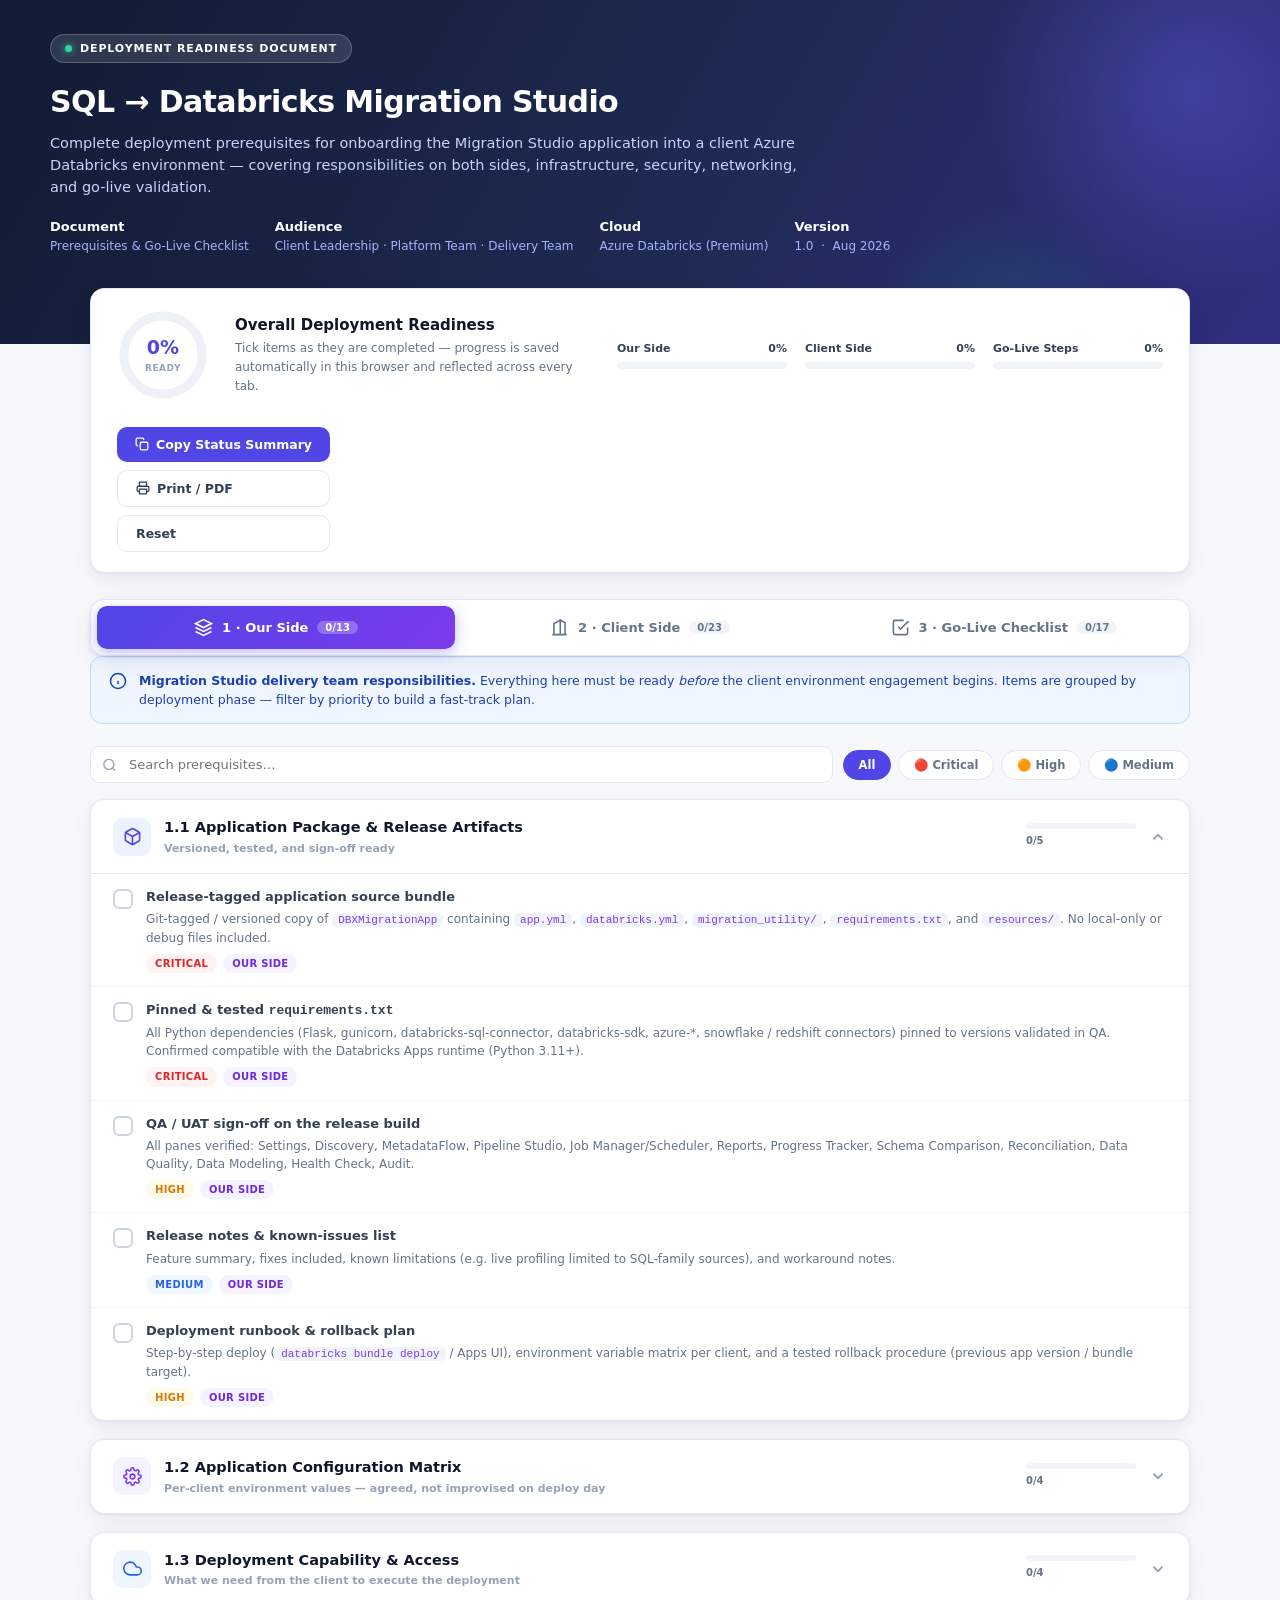
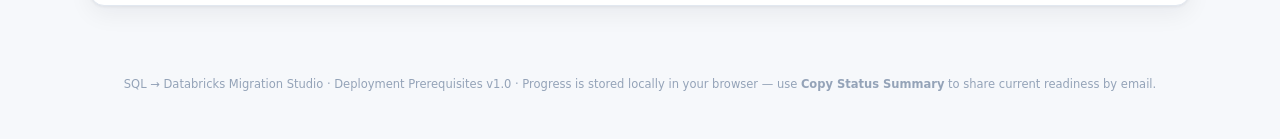
<file: Prerequisites.html>
<!DOCTYPE html>
<html lang="en">
<head>
<meta charset="UTF-8">
<meta name="viewport" content="width=device-width, initial-scale=1.0">
<title>Migration Studio — Deployment Prerequisites</title>
<style>
  :root{
    --bg:#F6F8FB; --surface:#FFFFFF; --surface-2:#F1F5F9;
    --ink:#0F172A; --t2:#334155; --t3:#64748B; --t4:#94A3B8;
    --line:#E2E8F0; --brand:#4F46E5; --brand-2:#6366F1; --brand-soft:#EEF2FF;
    --green:#059669; --green-soft:#ECFDF5; --amber:#D97706; --amber-soft:#FFFBEB;
    --red:#DC2626; --red-soft:#FEF2F2; --blue:#2563EB; --blue-soft:#EFF6FF;
    --purple-soft:#F5F3FF; --radius:14px;
    --shadow:0 1px 3px rgba(15,23,42,.06),0 8px 24px rgba(15,23,42,.06);
  }
  *{margin:0;padding:0;box-sizing:border-box}
  body{font-family:'Segoe UI',system-ui,-apple-system,Arial,sans-serif;background:var(--bg);color:var(--ink);font-size:14px;line-height:1.55}

  /* ── Header ── */
  .hdr{background:linear-gradient(120deg,#111B33 0%,#1E2A52 55%,#312E81 100%);color:#fff;padding:34px 40px 88px;position:relative;overflow:hidden}
  .hdr::after{content:"";position:absolute;right:-120px;top:-120px;width:420px;height:420px;border-radius:50%;background:radial-gradient(circle,rgba(99,102,241,.35),transparent 70%)}
  .hdr::before{content:"";position:absolute;right:120px;bottom:-160px;width:300px;height:300px;border-radius:50%;background:radial-gradient(circle,rgba(16,185,129,.18),transparent 70%)}
  .hdr-inner{max-width:1180px;margin:0 auto;position:relative;z-index:1}
  .hdr .kicker{display:inline-flex;align-items:center;gap:8px;background:rgba(255,255,255,.12);border:1px solid rgba(255,255,255,.22);padding:5px 14px;border-radius:99px;font-size:11px;font-weight:700;letter-spacing:.08em;text-transform:uppercase}
  .hdr .kicker .dot{width:7px;height:7px;border-radius:50%;background:#34D399;box-shadow:0 0 8px #34D399}
  .hdr h1{font-size:30px;font-weight:800;margin:16px 0 6px;letter-spacing:-.02em}
  .hdr p{color:#C7D2FE;font-size:14.5px;max-width:760px}
  .hdr-meta{display:flex;gap:26px;margin-top:18px;flex-wrap:wrap}
  .hdr-meta .m{font-size:12px;color:#A5B4FC}
  .hdr-meta .m b{display:block;color:#fff;font-size:13px;font-weight:700}

  /* ── Readiness bar ── */
  .ready{max-width:1180px;margin:-56px auto 0;padding:0 40px;position:relative;z-index:2}
  .ready-card{background:var(--surface);border:1px solid var(--line);border-radius:var(--radius);box-shadow:var(--shadow);padding:20px 26px;display:flex;align-items:center;gap:26px;flex-wrap:wrap}
  .ring{position:relative;width:92px;height:92px;flex-shrink:0}
  .ring svg{transform:rotate(-90deg)}
  .ring .pct{position:absolute;inset:0;display:flex;flex-direction:column;align-items:center;justify-content:center;font-weight:800;font-size:19px;color:var(--brand)}
  .ring .pct small{font-size:9px;color:var(--t4);font-weight:600;letter-spacing:.06em}
  .ready-info{flex:1;min-width:240px}
  .ready-info h3{font-size:15px;font-weight:800}
  .ready-info p{font-size:12px;color:var(--t3);margin-top:2px}
  .ready-bars{display:flex;gap:18px;flex-wrap:wrap}
  .rbar{min-width:170px}
  .rbar .lbl{display:flex;justify-content:space-between;font-size:11px;font-weight:700;color:var(--t2);margin-bottom:5px}
  .rbar .track{height:7px;border-radius:99px;background:var(--surface-2);overflow:hidden}
  .rbar .fill{height:100%;border-radius:99px;transition:width .5s ease}
  .btn{border:none;cursor:pointer;font-family:inherit;font-weight:700;font-size:12.5px;border-radius:10px;padding:10px 18px;transition:.18s;display:inline-flex;align-items:center;gap:7px}
  .btn-primary{background:var(--brand);color:#fff}
  .btn-primary:hover{background:#4338CA;transform:translateY(-1px)}
  .btn-ghost{background:var(--surface);color:var(--t2);border:1px solid var(--line)}
  .btn-ghost:hover{border-color:var(--brand);color:var(--brand)}

  /* ── Tabs ── */
  .wrap{max-width:1180px;margin:26px auto 70px;padding:0 40px}
  .tabs{display:flex;gap:6px;background:var(--surface);border:1px solid var(--line);padding:6px;border-radius:14px;box-shadow:var(--shadow);position:sticky;top:12px;z-index:20}
  .tab{flex:1;border:none;background:transparent;cursor:pointer;padding:12px 10px;border-radius:10px;font-family:inherit;font-size:13px;font-weight:700;color:var(--t3);display:flex;align-items:center;justify-content:center;gap:9px;transition:.18s;position:relative}
  .tab:hover{color:var(--brand);background:var(--brand-soft)}
  .tab.active{background:linear-gradient(135deg,var(--brand),#7C3AED);color:#fff;box-shadow:0 4px 14px rgba(79,70,229,.35)}
  .tab .ico{width:19px;height:19px}
  .tab .cnt{background:rgba(255,255,255,.25);font-size:10px;padding:1px 8px;border-radius:99px}
  .tab:not(.active) .cnt{background:var(--surface-2);color:var(--t3)}
  .tab-panel{display:none;animation:fade .35s ease}
  .tab-panel.active{display:block}
  @keyframes fade{from{opacity:0;transform:translateY(8px)}to{opacity:1;transform:none}}

  /* ── Toolbar ── */
  .toolbar{display:flex;gap:10px;align-items:center;margin:22px 0 16px;flex-wrap:wrap}
  .search{flex:1;min-width:220px;position:relative}
  .search input{width:100%;padding:10px 14px 10px 38px;border:1px solid var(--line);border-radius:10px;font-family:inherit;font-size:13px;background:var(--surface);outline:none;transition:.18s}
  .search input:focus{border-color:var(--brand);box-shadow:0 0 0 3px rgba(79,70,229,.12)}
  .search svg{position:absolute;left:12px;top:50%;transform:translateY(-50%);width:15px;height:15px;color:var(--t4)}
  .chips{display:flex;gap:7px}
  .chip{border:1px solid var(--line);background:var(--surface);border-radius:99px;padding:7px 15px;font-size:11.5px;font-weight:700;color:var(--t3);cursor:pointer;font-family:inherit;transition:.15s}
  .chip:hover{border-color:var(--brand);color:var(--brand)}
  .chip.on{background:var(--brand);border-color:var(--brand);color:#fff}

  /* ── Sections & items ── */
  .sect{background:var(--surface);border:1px solid var(--line);border-radius:var(--radius);box-shadow:var(--shadow);margin-bottom:18px;overflow:hidden}
  .sect-hd{display:flex;align-items:center;gap:13px;padding:16px 22px;cursor:pointer;user-select:none}
  .sect-hd:hover{background:#FAFBFF}
  .sect-ico{width:38px;height:38px;border-radius:10px;display:flex;align-items:center;justify-content:center;flex-shrink:0}
  .sect-ico svg{width:19px;height:19px}
  .sect-hd h2{font-size:14.5px;font-weight:800;flex:1}
  .sect-hd .sub{font-size:11px;color:var(--t4);font-weight:600;margin-top:1px}
  .sect-prog{width:110px;flex-shrink:0}
  .sect-prog .track{height:6px;border-radius:99px;background:var(--surface-2);overflow:hidden}
  .sect-prog .fill{height:100%;border-radius:99px;transition:width .4s}
  .sect-prog span{font-size:10px;font-weight:700;color:var(--t3)}
  .caret{transition:.25s;color:var(--t4);flex-shrink:0}
  .sect.open .caret{transform:rotate(180deg)}
  .sect-body{display:none;border-top:1px solid var(--line)}
  .sect.open .sect-body{display:block}
  .item{display:flex;gap:13px;padding:13px 22px;border-bottom:1px solid var(--surface-2);align-items:flex-start;transition:.15s}
  .item:last-child{border-bottom:none}
  .item:hover{background:#FAFBFF}
  .item.done{background:#F8FDFB}
  .item.done .it-title{text-decoration:line-through;color:var(--t4)}
  .cbox{width:20px;height:20px;border:2px solid #CBD5E1;border-radius:6px;cursor:pointer;flex-shrink:0;margin-top:2px;display:flex;align-items:center;justify-content:center;transition:.15s;background:#fff}
  .cbox:hover{border-color:var(--brand)}
  .cbox svg{width:12px;height:12px;color:#fff;opacity:0;transform:scale(.4);transition:.15s}
  .item.done .cbox{background:var(--green);border-color:var(--green)}
  .item.done .cbox svg{opacity:1;transform:scale(1)}
  .it-main{flex:1;min-width:0}
  .it-title{font-size:13px;font-weight:700;color:var(--t2)}
  .it-desc{font-size:12px;color:var(--t3);margin-top:3px;line-height:1.5}
  .it-desc code{background:var(--surface-2);padding:1px 6px;border-radius:5px;font-family:Consolas,monospace;font-size:11px;color:#7C3AED}
  .tags{display:flex;gap:6px;margin-top:7px;flex-wrap:wrap}
  .tag{font-size:10px;font-weight:800;padding:2px 9px;border-radius:99px;letter-spacing:.03em}
  .tag.crit{background:var(--red-soft);color:var(--red)}
  .tag.high{background:var(--amber-soft);color:var(--amber)}
  .tag.med{background:var(--blue-soft);color:var(--blue)}
  .tag.owner{background:var(--purple-soft);color:#6D28D9}
  .empty-msg{display:none;text-align:center;color:var(--t4);font-size:12.5px;padding:26px}

  /* ── Callouts ── */
  .callout{display:flex;gap:12px;border-radius:12px;padding:14px 18px;margin:0 0 18px;font-size:12.5px;border:1px solid}
  .callout svg{width:18px;height:18px;flex-shrink:0;margin-top:1px}
  .co-info{background:var(--blue-soft);border-color:#BFDBFE;color:#1E40AF}
  .co-warn{background:var(--amber-soft);border-color:#FDE68A;color:#92400E}

  /* ── Footer ── */
  .ftr{max-width:1180px;margin:0 auto;padding:0 40px 46px;text-align:center;color:var(--t4);font-size:11.5px}

  @media print{
    body{background:#fff}
    .hdr{padding:20px;color:#000;background:#fff;border-bottom:2px solid #000}
    .hdr p,.hdr-meta,.hdr .kicker{color:#333}
    .ready,.toolbar,.caret,.cbox{display:none !important}
    .tabs{display:none}
    .tab-panel{display:block !important;page-break-before:always}
    .tab-panel:first-of-type{page-break-before:avoid}
    .sect{box-shadow:none;break-inside:avoid}
    .sect-body{display:block !important}
    .item{break-inside:avoid}
    .ftr{color:#666}
  }
  @media(max-width:760px){
    .hdr,.wrap,.ready{padding-left:18px;padding-right:18px}
    .tabs{flex-direction:column}
    .ready-bars{gap:10px}
  }
</style>
</head>
<body>

<!-- ═══════════ HEADER ═══════════ -->
<header class="hdr">
  <div class="hdr-inner">
    <span class="kicker"><span class="dot"></span>Deployment Readiness Document</span>
    <h1>SQL → Databricks Migration Studio</h1>
    <p>Complete deployment prerequisites for onboarding the Migration Studio application into a client Azure Databricks environment — covering responsibilities on both sides, infrastructure, security, networking, and go-live validation.</p>
    <div class="hdr-meta">
      <div class="m"><b>Document</b>Prerequisites &amp; Go-Live Checklist</div>
      <div class="m"><b>Audience</b>Client Leadership · Platform Team · Delivery Team</div>
      <div class="m"><b>Cloud</b>Azure Databricks (Premium)</div>
      <div class="m"><b>Version</b>1.0 &nbsp;·&nbsp; Aug 2026</div>
    </div>
  </div>
</header>

<!-- ═══════════ READINESS ═══════════ -->
<div class="ready">
  <div class="ready-card">
    <div class="ring">
      <svg width="92" height="92">
        <circle cx="46" cy="46" r="39" fill="none" stroke="#EEF2F7" stroke-width="9"/>
        <circle id="ringFill" cx="46" cy="46" r="39" fill="none" stroke="#4F46E5" stroke-width="9" stroke-linecap="round" stroke-dasharray="245" stroke-dashoffset="245"/>
      </svg>
      <div class="pct"><span id="globalPct">0%</span><small>READY</small></div>
    </div>
    <div class="ready-info">
      <h3>Overall Deployment Readiness</h3>
      <p>Tick items as they are completed — progress is saved automatically in this browser and reflected across every tab.</p>
    </div>
    <div class="ready-bars">
      <div class="rbar"><div class="lbl"><span>Our Side</span><span id="pctUs">0%</span></div><div class="track"><div class="fill" id="barUs" style="background:#6366F1;width:0%"></div></div></div>
      <div class="rbar"><div class="lbl"><span>Client Side</span><span id="pctClient">0%</span></div><div class="track"><div class="fill" id="barClient" style="background:#059669;width:0%"></div></div></div>
      <div class="rbar"><div class="lbl"><span>Go-Live Steps</span><span id="pctGo">0%</span></div><div class="track"><div class="fill" id="barGo" style="background:#D97706;width:0%"></div></div></div>
    </div>
    <div style="display:flex;flex-direction:column;gap:8px">
      <button class="btn btn-primary" onclick="copySummary()">
        <svg width="14" height="14" viewBox="0 0 24 24" fill="none" stroke="currentColor" stroke-width="2.2"><rect x="9" y="9" width="13" height="13" rx="2"/><path d="M5 15H4a2 2 0 01-2-2V4a2 2 0 012-2h9a2 2 0 012 2v1"/></svg>
        Copy Status Summary
      </button>
      <button class="btn btn-ghost" onclick="window.print()">
        <svg width="14" height="14" viewBox="0 0 24 24" fill="none" stroke="currentColor" stroke-width="2.2"><path d="M6 9V2h12v7M6 18H4a2 2 0 01-2-2v-5a2 2 0 012-2h16a2 2 0 012 2v5a2 2 0 01-2 2h-2"/><rect x="6" y="14" width="12" height="8"/></svg>
        Print / PDF
      </button>
      <button class="btn btn-ghost" onclick="resetAll()">Reset</button>
    </div>
  </div>
</div>

<div class="wrap">

  <!-- ═══════════ TABS ═══════════ -->
  <div class="tabs" id="tabBar">
    <button class="tab active" data-tab="us" onclick="showTab('us')">
      <svg class="ico" viewBox="0 0 24 24" fill="none" stroke="currentColor" stroke-width="2"><path d="M12 2L2 7l10 5 10-5-10-5z"/><path d="M2 17l10 5 10-5M2 12l10 5 10-5"/></svg>
      1 · Our Side <span class="cnt" id="cntUs">0/0</span>
    </button>
    <button class="tab" data-tab="client" onclick="showTab('client')">
      <svg class="ico" viewBox="0 0 24 24" fill="none" stroke="currentColor" stroke-width="2"><path d="M3 21h18M5 21V7l8-4v18M13 21V3l6 3v15"/><path d="M9 9h.01M9 12h.01M9 15h.01M9 18h.01"/></svg>
      2 · Client Side <span class="cnt" id="cntClient">0/0</span>
    </button>
    <button class="tab" data-tab="go" onclick="showTab('go')">
      <svg class="ico" viewBox="0 0 24 24" fill="none" stroke="currentColor" stroke-width="2"><path d="M9 11l3 3L22 4"/><path d="M21 12v7a2 2 0 01-2 2H5a2 2 0 01-2-2V5a2 2 0 012-2h11"/></svg>
      3 · Go-Live Checklist <span class="cnt" id="cntGo">0/0</span>
    </button>
  </div>

  <!-- ═══════════ TAB 1 · OUR SIDE ═══════════ -->
  <section class="tab-panel active" id="panel-us">

    <div class="callout co-info">
      <svg viewBox="0 0 24 24" fill="none" stroke="currentColor" stroke-width="2"><circle cx="12" cy="12" r="10"/><path d="M12 16v-4M12 8h.01"/></svg>
      <div><b>Migration Studio delivery team responsibilities.</b> Everything here must be ready <i>before</i> the client environment engagement begins. Items are grouped by deployment phase — filter by priority to build a fast-track plan.</div>
    </div>

    <div class="toolbar">
      <div class="search">
        <svg viewBox="0 0 24 24" fill="none" stroke="currentColor" stroke-width="2.2"><circle cx="11" cy="11" r="8"/><line x1="21" y1="21" x2="16.65" y2="16.65"/></svg>
        <input placeholder="Search prerequisites…" oninput="filterItems()">
      </div>
      <div class="chips">
        <button class="chip on" data-f="all" onclick="setFilter(this)">All</button>
        <button class="chip" data-f="crit" onclick="setFilter(this)">🔴 Critical</button>
        <button class="chip" data-f="high" onclick="setFilter(this)">🟠 High</button>
        <button class="chip" data-f="med" onclick="setFilter(this)">🔵 Medium</button>
      </div>
    </div>

    <!-- OUR SIDE · PACKAGE -->
    <div class="sect open">
      <div class="sect-hd" onclick="toggleSect(this)">
        <div class="sect-ico" style="background:var(--brand-soft);color:var(--brand)">
          <svg viewBox="0 0 24 24" fill="none" stroke="currentColor" stroke-width="2"><path d="M21 16V8a2 2 0 00-1-1.73l-7-4a2 2 0 00-2 0l-7 4A2 2 0 003 8v8a2 2 0 001 1.73l7 4a2 2 0 002 0l7-4A2 2 0 0021 16z"/><path d="M3.27 6.96L12 12.01l8.73-5.05M12 22.08V12"/></svg>
        </div>
        <div style="flex:1"><h2>1.1 Application Package &amp; Release Artifacts</h2><div class="sub">Versioned, tested, and sign-off ready</div></div>
        <div class="sect-prog"><div class="track"><div class="fill"></div></div><span>0%</span></div>
        <svg class="caret" width="18" height="18" viewBox="0 0 24 24" fill="none" stroke="currentColor" stroke-width="2.4"><path d="M6 9l6 6 6-6"/></svg>
      </div>
      <div class="sect-body">
        <div class="item" data-id="us-101" data-p="crit"><div class="cbox" onclick="toggleItem(this)"><svg viewBox="0 0 24 24" fill="none" stroke="currentColor" stroke-width="3.4"><path d="M20 6L9 17l-5-5"/></svg></div><div class="it-main"><div class="it-title">Release-tagged application source bundle</div><div class="it-desc">Git-tagged / versioned copy of <code>DBXMigrationApp</code> containing <code>app.yml</code>, <code>databricks.yml</code>, <code>migration_utility/</code>, <code>requirements.txt</code>, and <code>resources/</code>. No local-only or debug files included.</div><div class="tags"><span class="tag crit">CRITICAL</span><span class="tag owner">OUR SIDE</span></div></div></div>
        <div class="item" data-id="us-102" data-p="crit"><div class="cbox" onclick="toggleItem(this)"><svg viewBox="0 0 24 24" fill="none" stroke="currentColor" stroke-width="3.4"><path d="M20 6L9 17l-5-5"/></svg></div><div class="it-main"><div class="it-title">Pinned &amp; tested <code>requirements.txt</code></div><div class="it-desc">All Python dependencies (Flask, gunicorn, databricks-sql-connector, databricks-sdk, azure-*, snowflake / redshift connectors) pinned to versions validated in QA. Confirmed compatible with the Databricks Apps runtime (Python 3.11+).</div><div class="tags"><span class="tag crit">CRITICAL</span><span class="tag owner">OUR SIDE</span></div></div></div>
        <div class="item" data-id="us-103" data-p="high"><div class="cbox" onclick="toggleItem(this)"><svg viewBox="0 0 24 24" fill="none" stroke="currentColor" stroke-width="3.4"><path d="M20 6L9 17l-5-5"/></svg></div><div class="it-main"><div class="it-title">QA / UAT sign-off on the release build</div><div class="it-desc">All panes verified: Settings, Discovery, MetadataFlow, Pipeline Studio, Job Manager/Scheduler, Reports, Progress Tracker, Schema Comparison, Reconciliation, Data Quality, Data Modeling, Health Check, Audit.</div><div class="tags"><span class="tag high">HIGH</span><span class="tag owner">OUR SIDE</span></div></div></div>
        <div class="item" data-id="us-104" data-p="med"><div class="cbox" onclick="toggleItem(this)"><svg viewBox="0 0 24 24" fill="none" stroke="currentColor" stroke-width="3.4"><path d="M20 6L9 17l-5-5"/></svg></div><div class="it-main"><div class="it-title">Release notes &amp; known-issues list</div><div class="it-desc">Feature summary, fixes included, known limitations (e.g. live profiling limited to SQL-family sources), and workaround notes.</div><div class="tags"><span class="tag med">MEDIUM</span><span class="tag owner">OUR SIDE</span></div></div></div>
        <div class="item" data-id="us-105" data-p="high"><div class="cbox" onclick="toggleItem(this)"><svg viewBox="0 0 24 24" fill="none" stroke="currentColor" stroke-width="3.4"><path d="M20 6L9 17l-5-5"/></svg></div><div class="it-main"><div class="it-title">Deployment runbook &amp; rollback plan</div><div class="it-desc">Step-by-step deploy (<code>databricks bundle deploy</code> / Apps UI), environment variable matrix per client, and a tested rollback procedure (previous app version / bundle target).</div><div class="tags"><span class="tag high">HIGH</span><span class="tag owner">OUR SIDE</span></div></div></div>
      </div>
    </div>

    <!-- OUR SIDE · CONFIG -->
    <div class="sect">
      <div class="sect-hd" onclick="toggleSect(this)">
        <div class="sect-ico" style="background:var(--purple-soft);color:#7C3AED">
          <svg viewBox="0 0 24 24" fill="none" stroke="currentColor" stroke-width="2"><circle cx="12" cy="12" r="3"/><path d="M19.4 15a1.65 1.65 0 00.33 1.82l.06.06a2 2 0 010 2.83 2 2 0 01-2.83 0l-.06-.06a1.65 1.65 0 00-1.82-.33 1.65 1.65 0 00-1 1.51V21a2 2 0 01-4 0v-.09A1.65 1.65 0 009 19.4a1.65 1.65 0 00-1.82.33l-.06.06a2 2 0 01-2.83-2.83l.06-.06a1.65 1.65 0 00.33-1.82 1.65 1.65 0 00-1.51-1H3a2 2 0 010-4h.09A1.65 1.65 0 004.6 9a1.65 1.65 0 00-.33-1.82l-.06-.06a2 2 0 012.83-2.83l.06.06a1.65 1.65 0 001.82.33H9a1.65 1.65 0 001-1.51V3a2 2 0 014 0v.09a1.65 1.65 0 001 1.51 1.65 1.65 0 001.82-.33l.06-.06a2 2 0 012.83 2.83l-.06.06a1.65 1.65 0 00-.33 1.82V9a1.65 1.65 0 001.51 1H21a2 2 0 010 4h-.09a1.65 1.65 0 00-1.51 1z"/></svg>
        </div>
        <div style="flex:1"><h2>1.2 Application Configuration Matrix</h2><div class="sub">Per-client environment values — agreed, not improvised on deploy day</div></div>
        <div class="sect-prog"><div class="track"><div class="fill"></div></div><span>0%</span></div>
        <svg class="caret" width="18" height="18" viewBox="0 0 24 24" fill="none" stroke="currentColor" stroke-width="2.4"><path d="M6 9l6 6 6-6"/></svg>
      </div>
      <div class="sect-body">
        <div class="item" data-id="us-201" data-p="crit"><div class="cbox" onclick="toggleItem(this)"><svg viewBox="0 0 24 24" fill="none" stroke="currentColor" stroke-width="3.4"><path d="M20 6L9 17l-5-5"/></svg></div><div class="it-main"><div class="it-title">Client-specific <code>app.yml</code> environment matrix</div><div class="it-desc">Final values agreed with client: <code>DATABRICKS_CATALOG</code>, <code>DATABRICKS_SCHEMA</code>, <code>DATABRICKS_SECRET_SCOPE</code>, <code>DATABRICKS_SERVER_HOSTNAME</code>, <code>DATABRICKS_HTTP_PATH</code> / <code>DATABRICKS_SQL_WAREHOUSE_ID</code>, <code>CLOUD_PROVIDER=azure</code>, unique <code>FLASK_SECRET_KEY</code>, cache limits (<code>CATALOG_CACHE_TTL</code>, <code>MAX_TABLES_PER_SCHEMA</code>).</div><div class="tags"><span class="tag crit">CRITICAL</span><span class="tag owner">OUR SIDE</span></div></div></div>
        <div class="item" data-id="us-202" data-p="crit"><div class="cbox" onclick="toggleItem(this)"><svg viewBox="0 0 24 24" fill="none" stroke="currentColor" stroke-width="3.4"><path d="M20 6L9 17l-5-5"/></svg></div><div class="it-main"><div class="it-title">AI / Genie serving endpoints mapped for the client</div><div class="it-desc">The app references model-serving endpoints (<code>databricks-claude-opus</code>, <code>-sonnet</code>, <code>-haiku</code> families) for Genie AI features. Confirm client-approved equivalents exist in their workspace and update <code>app.yml</code> resource names + <code>CAN_QUERY</code> permissions accordingly — or agree to disable AI features at launch.</div><div class="tags"><span class="tag crit">CRITICAL</span><span class="tag owner">OUR SIDE</span></div></div></div>
        <div class="item" data-id="us-203" data-p="high"><div class="cbox" onclick="toggleItem(this)"><svg viewBox="0 0 24 24" fill="none" stroke="currentColor" stroke-width="3.4"><path d="M20 6L9 17l-5-5"/></svg></div><div class="it-main"><div class="it-title">Catalog / schema naming convention sheet</div><div class="it-desc">Mapping of logical layers (landing, bronze, silver, reconciliation, logging, admin/config) to the client's Unity Catalog names — matches the bundle variables in <code>databricks.yml</code> (dev / staging / prod targets).</div><div class="tags"><span class="tag high">HIGH</span><span class="tag owner">OUR SIDE</span></div></div></div>
        <div class="item" data-id="us-204" data-p="med"><div class="cbox" onclick="toggleItem(this)"><svg viewBox="0 0 24 24" fill="none" stroke="currentColor" stroke-width="3.4"><path d="M20 6L9 17l-5-5"/></svg></div><div class="it-main"><div class="it-title">Generated notebook templates validated</div><div class="it-desc">Extract / Bronze / Silver / Orchestrator metadata notebooks (Standard PySpark + DLT/SDP variants) tested against the release, including DQ metrics (<code>__dq_metrics</code>) output.</div><div class="tags"><span class="tag med">MEDIUM</span><span class="tag owner">OUR SIDE</span></div></div></div>
      </div>
    </div>

    <!-- OUR SIDE · DEPLOY CAPABILITY -->
    <div class="sect">
      <div class="sect-hd" onclick="toggleSect(this)">
        <div class="sect-ico" style="background:var(--blue-soft);color:var(--blue)">
          <svg viewBox="0 0 24 24" fill="none" stroke="currentColor" stroke-width="2"><path d="M18 10h-1.26A8 8 0 109 20h9a5 5 0 000-10z"/></svg>
        </div>
        <div style="flex:1"><h2>1.3 Deployment Capability &amp; Access</h2><div class="sub">What we need from the client to execute the deployment</div></div>
        <div class="sect-prog"><div class="track"><div class="fill"></div></div><span>0%</span></div>
        <svg class="caret" width="18" height="18" viewBox="0 0 24 24" fill="none" stroke="currentColor" stroke-width="2.4"><path d="M6 9l6 6 6-6"/></svg>
      </div>
      <div class="sect-body">
        <div class="item" data-id="us-301" data-p="crit"><div class="cbox" onclick="toggleItem(this)"><svg viewBox="0 0 24 24" fill="none" stroke="currentColor" stroke-width="3.4"><path d="M20 6L9 17l-5-5"/></svg></div><div class="it-main"><div class="it-title">Deployment identity provisioned in client workspace</div><div class="it-desc">Either a named workspace user or service principal granted <b>Workspace Admin</b> (or CAN_MANAGE on Apps + UC creation rights) for the deployment window, plus <b>CAN_USE</b> on the SQL Warehouse and <b>CAN_QUERY</b> on AI endpoints.</div><div class="tags"><span class="tag crit">CRITICAL</span><span class="tag owner">OUR SIDE</span></div></div></div>
        <div class="item" data-id="us-302" data-p="high"><div class="cbox" onclick="toggleItem(this)"><svg viewBox="0 0 24 24" fill="none" stroke="currentColor" stroke-width="3.4"><path d="M20 6L9 17l-5-5"/></svg></div><div class="it-main"><div class="it-title">Databricks CLI + toolchain ready</div><div class="it-desc">Databricks CLI ≥ 0.215 (bundle support), Python 3.11/3.12, authenticated profile for the client workspace (<code>databricks auth login</code> or SP with OAuth secret). Network access to <code>*.azuredatabricks.net</code> from the deployment machine.</div><div class="tags"><span class="tag high">HIGH</span><span class="tag owner">OUR SIDE</span></div></div></div>
        <div class="item" data-id="us-303" data-p="high"><div class="cbox" onclick="toggleItem(this)"><svg viewBox="0 0 24 24" fill="none" stroke="currentColor" stroke-width="3.4"><path d="M20 6L9 17l-5-5"/></svg></div><div class="it-main"><div class="it-title">Smoke-test script &amp; validation dataset</div><div class="it-desc">Automated post-deploy checks: app health <code>/api/v1/… 200</code>, metadata table creation, source connection test, pilot table migration, DQ metric write. Plus a small demo dataset for the client acceptance walkthrough.</div><div class="tags"><span class="tag high">HIGH</span><span class="tag owner">OUR SIDE</span></div></div></div>
        <div class="item" data-id="us-304" data-p="med"><div class="cbox" onclick="toggleItem(this)"><svg viewBox="0 0 24 24" fill="none" stroke="currentColor" stroke-width="3.4"><path d="M20 6L9 17l-5-5"/></svg></div><div class="it-main"><div class="it-title">Handover pack</div><div class="it-desc">Architecture diagram, admin guide, end-user quick-start, this prerequisites document, support model &amp; escalation matrix, and a recorded walkthrough / accelerator video.</div><div class="tags"><span class="tag med">MEDIUM</span><span class="tag owner">OUR SIDE</span></div></div></div>
      </div>
    </div>
  </section>

  <!-- ═══════════ TAB 2 · CLIENT SIDE ═══════════ -->
  <section class="tab-panel" id="panel-client">

    <div class="callout co-warn">
      <svg viewBox="0 0 24 24" fill="none" stroke="currentColor" stroke-width="2"><path d="M10.29 3.86L1.82 18a2 2 0 001.71 3h16.94a2 2 0 001.71-3L13.71 3.86a2 2 0 00-3.42 0z"/><path d="M12 9v4M12 17h.01"/></svg>
      <div><b>Client environment responsibilities.</b> Delays in these items are the most common cause of deployment slippage — please assign an owner and target date to each section before kickoff.</div>
    </div>

    <div class="toolbar">
      <div class="search">
        <svg viewBox="0 0 24 24" fill="none" stroke="currentColor" stroke-width="2.2"><circle cx="11" cy="11" r="8"/><line x1="21" y1="21" x2="16.65" y2="16.65"/></svg>
        <input placeholder="Search prerequisites…" oninput="filterItems()">
      </div>
      <div class="chips">
        <button class="chip on" data-f="all" onclick="setFilter(this)">All</button>
        <button class="chip" data-f="crit" onclick="setFilter(this)">🔴 Critical</button>
        <button class="chip" data-f="high" onclick="setFilter(this)">🟠 High</button>
        <button class="chip" data-f="med" onclick="setFilter(this)">🔵 Medium</button>
      </div>
    </div>

    <!-- CLIENT · WORKSPACE -->
    <div class="sect open">
      <div class="sect-hd" onclick="toggleSect(this)">
        <div class="sect-ico" style="background:var(--green-soft);color:var(--green)">
          <svg viewBox="0 0 24 24" fill="none" stroke="currentColor" stroke-width="2"><path d="M3 21h18M5 21V7l8-4v18M13 21V3l6 3v15"/></svg>
        </div>
        <div style="flex:1"><h2>2.1 Azure Subscription &amp; Databricks Workspace</h2><div class="sub">Foundation — without these nothing deploys</div></div>
        <div class="sect-prog"><div class="track"><div class="fill"></div></div><span>0%</span></div>
        <svg class="caret" width="18" height="18" viewBox="0 0 24 24" fill="none" stroke="currentColor" stroke-width="2.4"><path d="M6 9l6 6 6-6"/></svg>
      </div>
      <div class="sect-body">
        <div class="item" data-id="cl-101" data-p="crit"><div class="cbox" onclick="toggleItem(this)"><svg viewBox="0 0 24 24" fill="none" stroke="currentColor" stroke-width="3.4"><path d="M20 6L9 17l-5-5"/></svg></div><div class="it-main"><div class="it-title">Azure subscription with capacity &amp; billing</div><div class="it-desc">Active subscription, quota for Azure Databricks + serverless, budget/alerts configured. Data-residency region agreed (workspace region must support <b>Databricks Apps</b>, <b>Serverless SQL Warehouse</b>, and <b>Model Serving</b> if AI features are in scope).</div><div class="tags"><span class="tag crit">CRITICAL</span><span class="tag owner">CLIENT SIDE</span></div></div></div>
        <div class="item" data-id="cl-102" data-p="crit"><div class="cbox" onclick="toggleItem(this)"><svg viewBox="0 0 24 24" fill="none" stroke="currentColor" stroke-width="3.4"><path d="M20 6L9 17l-5-5"/></svg></div><div class="it-main"><div class="it-title"><b>Azure Databricks Premium workspace</b></div><div class="it-desc">Databricks Apps require the <b>Premium</b> plan. Workspace accessible to the deployment identity; Apps feature available (not blocked by workspace allow-list / IP-access policies being finalised).</div><div class="tags"><span class="tag crit">CRITICAL</span><span class="tag owner">CLIENT SIDE</span></div></div></div>
        <div class="item" data-id="cl-103" data-p="crit"><div class="cbox" onclick="toggleItem(this)"><svg viewBox="0 0 24 24" fill="none" stroke="currentColor" stroke-width="3.4"><path d="M20 6L9 17l-5-5"/></svg></div><div class="it-main"><div class="it-title">Serverless SQL Warehouse created &amp; running</div><div class="it-desc">A SQL Warehouse (serverless recommended) for all app queries and generated pipelines. Share the <b>Warehouse ID / HTTP Path</b> with the delivery team. The app identity needs <b>CAN_USE</b> on it.</div><div class="tags"><span class="tag crit">CRITICAL</span><span class="tag owner">CLIENT SIDE</span></div></div></div>
        <div class="item" data-id="cl-104" data-p="high"><div class="cbox" onclick="toggleItem(this)"><svg viewBox="0 0 24 24" fill="none" stroke="currentColor" stroke-width="3.4"><path d="M20 6L9 17l-5-5"/></svg></div><div class="it-main"><div class="it-title">Job / pipeline compute allowance</div><div class="it-desc">Permission to create Jobs and (if not serverless) clusters for the deployed metadata pipelines; cluster policies that permit the required VM sizes; <b>serverless</b> jobs enabled where available.</div><div class="tags"><span class="tag high">HIGH</span><span class="tag owner">CLIENT SIDE</span></div></div></div>
      </div>
    </div>

    <!-- CLIENT · UC & STORAGE -->
    <div class="sect">
      <div class="sect-hd" onclick="toggleSect(this)">
        <div class="sect-ico" style="background:var(--amber-soft);color:var(--amber)">
          <svg viewBox="0 0 24 24" fill="none" stroke="currentColor" stroke-width="2"><ellipse cx="12" cy="5" rx="9" ry="3"/><path d="M21 12c0 1.66-4 3-9 3s-9-1.34-9-3"/><path d="M3 5v14c0 1.66 4 3 9 3s9-1.34 9-3V5"/></svg>
        </div>
        <div style="flex:1"><h2>2.2 Unity Catalog, Storage &amp; Landing Zone</h2><div class="sub">Where migrated data and app metadata will live</div></div>
        <div class="sect-prog"><div class="track"><div class="fill"></div></div><span>0%</span></div>
        <svg class="caret" width="18" height="18" viewBox="0 0 24 24" fill="none" stroke="currentColor" stroke-width="2.4"><path d="M6 9l6 6 6-6"/></svg>
      </div>
      <div class="sect-body">
        <div class="item" data-id="cl-201" data-p="crit"><div class="cbox" onclick="toggleItem(this)"><svg viewBox="0 0 24 24" fill="none" stroke="currentColor" stroke-width="3.4"><path d="M20 6L9 17l-5-5"/></svg></div><div class="it-main"><div class="it-title">Unity Catalog metastore attached to the workspace</div><div class="it-desc">UC enabled with an assigned metastore. App service principal granted <b>USE CATALOG / USE SCHEMA / CREATE SCHEMA / CREATE TABLE</b> on the catalogs below (or workspace-level metastore privileges via an admin group).</div><div class="tags"><span class="tag crit">CRITICAL</span><span class="tag owner">CLIENT SIDE</span></div></div></div>
        <div class="item" data-id="cl-202" data-p="crit"><div class="cbox" onclick="toggleItem(this)"><svg viewBox="0 0 24 24" fill="none" stroke="currentColor" stroke-width="3.4"><path d="M20 6L9 17l-5-5"/></svg></div><div class="it-main"><div class="it-title">Catalogs provisioned (or creation rights granted)</div><div class="it-desc">Six logical catalogs: <code>admin_source</code> (app config &amp; metadata tables), <code>bronze</code>, <code>silver</code>, <code>dev_volumes</code> (landing volumes), <code>reconciliation</code>, <code>loggingdetails</code> — or client-named equivalents recorded in the config matrix.</div><div class="tags"><span class="tag crit">CRITICAL</span><span class="tag owner">CLIENT SIDE</span></div></div></div>
        <div class="item" data-id="cl-203" data-p="crit"><div class="cbox" onclick="toggleItem(this)"><svg viewBox="0 0 24 24" fill="none" stroke="currentColor" stroke-width="3.4"><path d="M20 6L9 17l-5-5"/></svg></div><div class="it-main"><div class="it-title">ADLS Gen2 storage account + container</div><div class="it-desc">Storage account with <b>hierarchical namespace</b> enabled and a dedicated container (e.g. <code>datalake</code>) for landing / staging data.</div><div class="tags"><span class="tag crit">CRITICAL</span><span class="tag owner">CLIENT SIDE</span></div></div></div>
        <div class="item" data-id="cl-204" data-p="crit"><div class="cbox" onclick="toggleItem(this)"><svg viewBox="0 0 24 24" fill="none" stroke="currentColor" stroke-width="3.4"><path d="M20 6L9 17l-5-5"/></svg></div><div class="it-main"><div class="it-title">Access connector &amp; storage credential</div><div class="it-desc">Azure Databricks <b>Access Connector</b> with <b>Storage Blob Data Owner</b> (or Contributor) role on the storage account, plus a UC <b>Storage Credential</b> referencing it.</div><div class="tags"><span class="tag crit">CRITICAL</span><span class="tag owner">CLIENT SIDE</span></div></div></div>
        <div class="item" data-id="cl-205" data-p="high"><div class="cbox" onclick="toggleItem(this)"><svg viewBox="0 0 24 24" fill="none" stroke="currentColor" stroke-width="3.4"><path d="M20 6L9 17l-5-5"/></svg></div><div class="it-main"><div class="it-title">External locations &amp; landing volume</div><div class="it-desc">UC external location over the container and a <b>Volume</b> for the landing path (e.g. <code>abfss://datalake@&lt;account&gt;.dfs.core.windows.net/&lt;env&gt;/landing</code>). Path shared for the app Settings.</div><div class="tags"><span class="tag high">HIGH</span><span class="tag owner">CLIENT SIDE</span></div></div></div>
        <div class="item" data-id="cl-206" data-p="high"><div class="cbox" onclick="toggleItem(this)"><svg viewBox="0 0 24 24" fill="none" stroke="currentColor" stroke-width="3.4"><path d="M20 6L9 17l-5-5"/></svg></div><div class="it-main"><div class="it-title">Databricks secret scope created</div><div class="it-desc">Scope (default name <code>migration-studio</code>) created; app identity granted READ on it. Used for source passwords, DevOps PAT, and Databricks token storage.</div><div class="tags"><span class="tag high">HIGH</span><span class="tag owner">CLIENT SIDE</span></div></div></div>
      </div>
    </div>

    <!-- CLIENT · NETWORK & SECURITY -->
    <div class="sect">
      <div class="sect-hd" onclick="toggleSect(this)">
        <div class="sect-ico" style="background:var(--red-soft);color:var(--red)">
          <svg viewBox="0 0 24 24" fill="none" stroke="currentColor" stroke-width="2"><rect x="3" y="11" width="18" height="11" rx="2"/><path d="M7 11V7a5 5 0 0110 0v4"/></svg>
        </div>
        <div style="flex:1"><h2>2.3 Network, Firewall &amp; Security</h2><div class="sub">The #1 cause of failed source connections</div></div>
        <div class="sect-prog"><div class="track"><div class="fill"></div></div><span>0%</span></div>
        <svg class="caret" width="18" height="18" viewBox="0 0 24 24" fill="none" stroke="currentColor" stroke-width="2.4"><path d="M6 9l6 6 6-6"/></svg>
      </div>
      <div class="sect-body">
        <div class="item" data-id="cl-301" data-p="crit"><div class="cbox" onclick="toggleItem(this)"><svg viewBox="0 0 24 24" fill="none" stroke="currentColor" stroke-width="3.4"><path d="M20 6L9 17l-5-5"/></svg></div><div class="it-main"><div class="it-title">Source database firewall opened for Databricks</div><div class="it-desc">Azure SQL / Synapse: allow the <b>SQL Warehouse / serverless compute egress IPs</b> (or "Allow Azure services") so JDBC extraction works. On-prem SQL Server: firewall rules + gateway/VPN path for the Databricks egress range. Test with a connectivity probe before deployment day.</div><div class="tags"><span class="tag crit">CRITICAL</span><span class="tag owner">CLIENT SIDE</span></div></div></div>
        <div class="item" data-id="cl-302" data-p="high"><div class="cbox" onclick="toggleItem(this)"><svg viewBox="0 0 24 24" fill="none" stroke="currentColor" stroke-width="3.4"><path d="M20 6L9 17l-5-5"/></svg></div><div class="it-main"><div class="it-title">Egress to external APIs allowed (if used)</div><div class="it-desc">Outbound access from serverless compute / app backend to <code>login.microsoftonline.com</code> (SharePoint tokens), <code>*.sharepoint.com</code>, and target REST API hosts.</div><div class="tags"><span class="tag high">HIGH</span><span class="tag owner">CLIENT SIDE</span></div></div></div>
        <div class="item" data-id="cl-303" data-p="high"><div class="cbox" onclick="toggleItem(this)"><svg viewBox="0 0 24 24" fill="none" stroke="currentColor" stroke-width="3.4"><path d="M20 6L9 17l-5-5"/></svg></div><div class="it-main"><div class="it-title">IP access lists &amp; SSO reviewed for the App URL</div><div class="it-desc">If the workspace enforces IP access lists, ensure business users' networks can reach the deployed App URL; SSO/Entra conditional-access policies tested with a pilot user group.</div><div class="tags"><span class="tag high">HIGH</span><span class="tag owner">CLIENT SIDE</span></div></div></div>
        <div class="item" data-id="cl-304" data-p="med"><div class="cbox" onclick="toggleItem(this)"><svg viewBox="0 0 24 24" fill="none" stroke="currentColor" stroke-width="3.4"><path d="M20 6L9 17l-5-5"/></svg></div><div class="it-main"><div class="it-title">Security review &amp; data-residency clearance</div><div class="it-desc">Client security team sign-off on: app service principal scopes, secret scope usage, data landing regions, and any use of external AI model endpoints (data-governance review for Genie AI features).</div><div class="tags"><span class="tag med">MEDIUM</span><span class="tag owner">CLIENT SIDE</span></div></div></div>
      </div>
    </div>

    <!-- CLIENT · SOURCE SYSTEMS -->
    <div class="sect">
      <div class="sect-hd" onclick="toggleSect(this)">
        <div class="sect-ico" style="background:var(--blue-soft);color:var(--blue)">
          <svg viewBox="0 0 24 24" fill="none" stroke="currentColor" stroke-width="2"><path d="M4 7v10c0 2 3.5 4 8 4s8-2 8-4V7"/><ellipse cx="12" cy="5" rx="8" ry="3"/></svg>
        </div>
        <div style="flex:1"><h2>2.4 Source System Access &amp; Credentials</h2><div class="sub">Read-only accounts are sufficient — per source type</div></div>
        <div class="sect-prog"><div class="track"><div class="fill"></div></div><span>0%</span></div>
        <svg class="caret" width="18" height="18" viewBox="0 0 24 24" fill="none" stroke="currentColor" stroke-width="2.4"><path d="M6 9l6 6 6-6"/></svg>
      </div>
      <div class="sect-body">
        <div class="item" data-id="cl-401" data-p="crit"><div class="cbox" onclick="toggleItem(this)"><svg viewBox="0 0 24 24" fill="none" stroke="currentColor" stroke-width="3.4"><path d="M20 6L9 17l-5-5"/></svg></div><div class="it-main"><div class="it-title">SQL Server / Azure SQL / Synapse read account</div><div class="it-desc">SQL login with <b>SELECT</b> + <b>VIEW DEFINITION</b> on source database(s) (needed for procedures/views/UDFs discovery). Server name, database, username ready; password stored to the secret scope on the day.</div><div class="tags"><span class="tag crit">CRITICAL</span><span class="tag owner">CLIENT SIDE</span></div></div></div>
        <div class="item" data-id="cl-402" data-p="high"><div class="cbox" onclick="toggleItem(this)"><svg viewBox="0 0 24 24" fill="none" stroke="currentColor" stroke-width="3.4"><path d="M20 6L9 17l-5-5"/></svg></div><div class="it-main"><div class="it-title">Snowflake access (if applicable)</div><div class="it-desc">Account identifier, user, password/keys, virtual warehouse (e.g. <code>MIGRATION_WH</code>) and a role with <b>USAGE</b> on warehouse + <b>SELECT</b>/<b>REFERENCES</b> on target databases.</div><div class="tags"><span class="tag high">HIGH</span><span class="tag owner">CLIENT SIDE</span></div></div></div>
        <div class="item" data-id="cl-403" data-p="high"><div class="cbox" onclick="toggleItem(this)"><svg viewBox="0 0 24 24" fill="none" stroke="currentColor" stroke-width="3.4"><path d="M20 6L9 17l-5-5"/></svg></div><div class="it-main"><div class="it-title">Amazon Redshift access (if applicable)</div><div class="it-desc">Cluster endpoint + port, database, user credentials; security group allows Databricks egress.</div><div class="tags"><span class="tag high">HIGH</span><span class="tag owner">CLIENT SIDE</span></div></div></div>
        <div class="item" data-id="cl-404" data-p="high"><div class="cbox" onclick="toggleItem(this)"><svg viewBox="0 0 24 24" fill="none" stroke="currentColor" stroke-width="3.4"><path d="M20 6L9 17l-5-5"/></svg></div><div class="it-main"><div class="it-title">SharePoint source (if applicable)</div><div class="it-desc"><b>Entra ID app registration</b> with client secret, <code>Sites.Read.All</code> (or scoped Sites.Selected) <b>application</b> permission + <b>admin consent granted</b>; tenant ID, client ID, and target site URLs documented.</div><div class="tags"><span class="tag high">HIGH</span><span class="tag owner">CLIENT SIDE</span></div></div></div>
        <div class="item" data-id="cl-405" data-p="med"><div class="cbox" onclick="toggleItem(this)"><svg viewBox="0 0 24 24" fill="none" stroke="currentColor" stroke-width="3.4"><path d="M20 6L9 17l-5-5"/></svg></div><div class="it-main"><div class="it-title">REST API sources (if applicable)</div><div class="it-desc">Base URL(s), auth mode (API key / Bearer / Basic), credentials, and — ideally — an OpenAPI/Swagger URL for automated endpoint discovery.</div><div class="tags"><span class="tag med">MEDIUM</span><span class="tag owner">CLIENT SIDE</span></div></div></div>
        <div class="item" data-id="cl-406" data-p="med"><div class="cbox" onclick="toggleItem(this)"><svg viewBox="0 0 24 24" fill="none" stroke="currentColor" stroke-width="3.4"><path d="M20 6L9 17l-5-5"/></svg></div><div class="it-main"><div class="it-title">Azure DevOps (optional — PR automation)</div><div class="it-desc">Organisation, project, repository, branch, and a <b>PAT</b> with Code (Read &amp; Write) if generated notebooks should be pushed as pull requests for review.</div><div class="tags"><span class="tag med">MEDIUM</span><span class="tag owner">CLIENT SIDE</span></div></div></div>
      </div>
    </div>

    <!-- CLIENT · USERS -->
    <div class="sect">
      <div class="sect-hd" onclick="toggleSect(this)">
        <div class="sect-ico" style="background:var(--purple-soft);color:#7C3AED">
          <svg viewBox="0 0 24 24" fill="none" stroke="currentColor" stroke-width="2"><path d="M17 21v-2a4 4 0 00-4-4H5a4 4 0 00-4 4v2"/><circle cx="9" cy="7" r="4"/><path d="M23 21v-2a4 4 0 00-3-3.87M16 3.13a4 4 0 010 7.75"/></svg>
        </div>
        <div style="flex:1"><h2>2.5 Users, Roles &amp; Governance</h2><div class="sub">Who will use the app from day one</div></div>
        <div class="sect-prog"><div class="track"><div class="fill"></div></div><span>0%</span></div>
        <svg class="caret" width="18" height="18" viewBox="0 0 24 24" fill="none" stroke="currentColor" stroke-width="2.4"><path d="M6 9l6 6 6-6"/></svg>
      </div>
      <div class="sect-body">
        <div class="item" data-id="cl-501" data-p="high"><div class="cbox" onclick="toggleItem(this)"><svg viewBox="0 0 24 24" fill="none" stroke="currentColor" stroke-width="3.4"><path d="M20 6L9 17l-5-5"/></svg></div><div class="it-main"><div class="it-title">App user list &amp; role mapping</div><div class="it-desc">Named business/technical users with <b>CAN_USE</b> permission on the deployed App. Admin vs Developer roles agreed (app supports <code>migration-studio-admins</code> / <code>migration-studio-developers</code> group conventions).</div><div class="tags"><span class="tag high">HIGH</span><span class="tag owner">CLIENT SIDE</span></div></div></div>
        <div class="item" data-id="cl-502" data-p="med"><div class="cbox" onclick="toggleItem(this)"><svg viewBox="0 0 24 24" fill="none" stroke="currentColor" stroke-width="3.4"><path d="M20 6L9 17l-5-5"/></svg></div><div class="it-main"><div class="it-title">Naming, tagging &amp; cost governance</div><div class="it-desc">Resource naming convention, Azure tags, Databricks budgets/alerts for warehouse + jobs usage attributable to the migration project.</div><div class="tags"><span class="tag med">MEDIUM</span><span class="tag owner">CLIENT SIDE</span></div></div></div>
        <div class="item" data-id="cl-503" data-p="med"><div class="cbox" onclick="toggleItem(this)"><svg viewBox="0 0 24 24" fill="none" stroke="currentColor" stroke-width="3.4"><path d="M20 6L9 17l-5-5"/></svg></div><div class="it-main"><div class="it-title">Change-management window agreed</div><div class="it-desc">Deployment date/time, change ticket raised if required by the client's process, and named contacts for network / DBA / Databricks admin escalation during the window.</div><div class="tags"><span class="tag med">MEDIUM</span><span class="tag owner">CLIENT SIDE</span></div></div></div>
      </div>
    </div>
  </section>

  <!-- ═══════════ TAB 3 · GO-LIVE CHECKLIST ═══════════ -->
  <section class="tab-panel" id="panel-go">

    <div class="callout co-info">
      <svg viewBox="0 0 24 24" fill="none" stroke="currentColor" stroke-width="2"><path d="M9 11l3 3L22 4"/><path d="M21 12v7a2 2 0 01-2 2H5a2 2 0 01-2-2V5a2 2 0 012-2h11"/></svg>
      <div><b>Sequential go-live run.</b> Execute top-to-bottom in one coordinated session (typical duration 2–4 hours once Tab 1 &amp; 2 are complete). Each phase gates the next.</div>
    </div>

    <div class="toolbar">
      <div class="search">
        <svg viewBox="0 0 24 24" fill="none" stroke="currentColor" stroke-width="2.2"><circle cx="11" cy="11" r="8"/><line x1="21" y1="21" x2="16.65" y2="16.65"/></svg>
        <input placeholder="Search steps…" oninput="filterItems()">
      </div>
      <div class="chips">
        <button class="chip on" data-f="all" onclick="setFilter(this)">All</button>
        <button class="chip" data-f="crit" onclick="setFilter(this)">🔴 Critical</button>
        <button class="chip" data-f="high" onclick="setFilter(this)">🟠 High</button>
        <button class="chip" data-f="med" onclick="setFilter(this)">🔵 Medium</button>
      </div>
    </div>

    <div class="sect open">
      <div class="sect-hd" onclick="toggleSect(this)">
        <div class="sect-ico" style="background:var(--brand-soft);color:var(--brand)">
          <svg viewBox="0 0 24 24" fill="none" stroke="currentColor" stroke-width="2"><path d="M13 2L3 14h9l-1 8 10-12h-9l1-8z"/></svg>
        </div>
        <div style="flex:1"><h2>Phase 0 — Pre-flight (Day Before)</h2><div class="sub">Confirm gates — abort early, not mid-deploy</div></div>
        <div class="sect-prog"><div class="track"><div class="fill"></div></div><span>0%</span></div>
        <svg class="caret" width="18" height="18" viewBox="0 0 24 24" fill="none" stroke="currentColor" stroke-width="2.4"><path d="M6 9l6 6 6-6"/></svg>
      </div>
      <div class="sect-body">
        <div class="item" data-id="go-001" data-p="crit"><div class="cbox" onclick="toggleItem(this)"><svg viewBox="0 0 24 24" fill="none" stroke="currentColor" stroke-width="3.4"><path d="M20 6L9 17l-5-5"/></svg></div><div class="it-main"><div class="it-title">All Tab-1 (Our Side) items complete</div><div class="it-desc">Release bundle, config matrix, CLI auth verified against the client workspace with a dry-run (<code>databricks bundle validate</code>).</div><div class="tags"><span class="tag crit">CRITICAL</span><span class="tag owner">JOINT</span></div></div></div>
        <div class="item" data-id="go-002" data-p="crit"><div class="cbox" onclick="toggleItem(this)"><svg viewBox="0 0 24 24" fill="none" stroke="currentColor" stroke-width="3.4"><path d="M20 6L9 17l-5-5"/></svg></div><div class="it-main"><div class="it-title">All Tab-2 (Client Side) critical items complete</div><div class="it-desc">Premium workspace, warehouse RUNNING, UC catalogs + storage + secret scope ready, source firewall tested from Databricks.</div><div class="tags"><span class="tag crit">CRITICAL</span><span class="tag owner">JOINT</span></div></div></div>
        <div class="item" data-id="go-003" data-p="high"><div class="cbox" onclick="toggleItem(this)"><svg viewBox="0 0 24 24" fill="none" stroke="currentColor" stroke-width="3.4"><path d="M20 6L9 17l-5-5"/></svg></div><div class="it-main"><div class="it-title">Source connectivity probe passed</div><div class="it-desc">From a Databricks notebook on the target warehouse: TCP/JDBC reach to each source system confirmed (avoids the classic deploy-day firewall surprise).</div><div class="tags"><span class="tag high">HIGH</span><span class="tag owner">JOINT</span></div></div></div>
      </div>
    </div>

    <div class="sect">
      <div class="sect-hd" onclick="toggleSect(this)">
        <div class="sect-ico" style="background:var(--blue-soft);color:var(--blue)">
          <svg viewBox="0 0 24 24" fill="none" stroke="currentColor" stroke-width="2"><path d="M21 16V8a2 2 0 00-1-1.73l-7-4a2 2 0 00-2 0l-7 4A2 2 0 003 8v8a2 2 0 001 1.73l7 4a2 2 0 002 0l7-4A2 2 0 0021 16z"/></svg>
        </div>
        <div style="flex:1"><h2>Phase 1 — Deploy the Application</h2><div class="sub">~30 min · Delivery team leads</div></div>
        <div class="sect-prog"><div class="track"><div class="fill"></div></div><span>0%</span></div>
        <svg class="caret" width="18" height="18" viewBox="0 0 24 24" fill="none" stroke="currentColor" stroke-width="2.4"><path d="M6 9l6 6 6-6"/></svg>
      </div>
      <div class="sect-body">
        <div class="item" data-id="go-101" data-p="crit"><div class="cbox" onclick="toggleItem(this)"><svg viewBox="0 0 24 24" fill="none" stroke="currentColor" stroke-width="3.4"><path d="M20 6L9 17l-5-5"/></svg></div><div class="it-main"><div class="it-title">Deploy bundle / create the Databricks App</div><div class="it-desc"><code>databricks bundle deploy -t &lt;target&gt;</code> then create the App from the deployed source with the client's <code>app.yml</code> env matrix. App starts with status <b>Running</b>.</div><div class="tags"><span class="tag crit">CRITICAL</span><span class="tag owner">OUR SIDE</span></div></div></div>
        <div class="item" data-id="go-102" data-p="crit"><div class="cbox" onclick="toggleItem(this)"><svg viewBox="0 0 24 24" fill="none" stroke="currentColor" stroke-width="3.4"><path d="M20 6L9 17l-5-5"/></svg></div><div class="it-main"><div class="it-title">App health check returns HTTP 200</div><div class="it-desc">Open the App URL, confirm login via workspace SSO works and <code>/health</code> responds. Verify no startup errors in app logs.</div><div class="tags"><span class="tag crit">CRITICAL</span><span class="tag owner">OUR SIDE</span></div></div></div>
        <div class="item" data-id="go-103" data-p="high"><div class="cbox" onclick="toggleItem(this)"><svg viewBox="0 0 24 24" fill="none" stroke="currentColor" stroke-width="3.4"><path d="M20 6L9 17l-5-5"/></svg></div><div class="it-main"><div class="it-title">User access granted on the App</div><div class="it-desc">Assign <b>CAN_USE</b> to the pilot user group; confirm one pilot user can open the app and sees the dashboard.</div><div class="tags"><span class="tag high">HIGH</span><span class="tag owner">CLIENT SIDE</span></div></div></div>
      </div>
    </div>

    <div class="sect">
      <div class="sect-hd" onclick="toggleSect(this)">
        <div class="sect-ico" style="background:var(--amber-soft);color:var(--amber)">
          <svg viewBox="0 0 24 24" fill="none" stroke="currentColor" stroke-width="2"><circle cx="12" cy="12" r="3"/><path d="M19.4 15a1.65 1.65 0 00.33 1.82l.06.06a2 2 0 010 2.83 2 2 0 01-2.83 0l-.06-.06a1.65 1.65 0 00-1.82-.33 1.65 1.65 0 00-1 1.51V21a2 2 0 01-4 0v-.09A1.65 1.65 0 009 19.4a1.65 1.65 0 00-1.82.33l-.06.06a2 2 0 01-2.83-2.83l.06-.06a1.65 1.65 0 00.33-1.82 1.65 1.65 0 00-1.51-1H3a2 2 0 010-4h.09A1.65 1.65 0 004.6 9a1.65 1.65 0 00-.33-1.82l-.06-.06a2 2 0 012.83-2.83l.06.06a1.65 1.65 0 001.82.33H9a1.65 1.65 0 001-1.51V3a2 2 0 014 0v.09a1.65 1.65 0 001 1.51 1.65 1.65 0 001.82-.33l.06-.06a2 2 0 012.83 2.83l-.06.06a1.65 1.65 0 00-.33 1.82V9a1.65 1.65 0 001.51 1H21a2 2 0 010 4h-.09a1.65 1.65 0 00-1.51 1z"/></svg>
        </div>
        <div style="flex:1"><h2>Phase 2 — Configure the Application (Settings)</h2><div class="sub">~30 min · Joint, in the app UI</div></div>
        <div class="sect-prog"><div class="track"><div class="fill"></div></div><span>0%</span></div>
        <svg class="caret" width="18" height="18" viewBox="0 0 24 24" fill="none" stroke="currentColor" stroke-width="2.4"><path d="M6 9l6 6 6-6"/></svg>
      </div>
      <div class="sect-body">
        <div class="item" data-id="go-201" data-p="crit"><div class="cbox" onclick="toggleItem(this)"><svg viewBox="0 0 24 24" fill="none" stroke="currentColor" stroke-width="3.4"><path d="M20 6L9 17l-5-5"/></svg></div><div class="it-main"><div class="it-title">Databricks connection tested (Settings → Databricks)</div><div class="it-desc">Host + token/SP validated — badge shows <b>Connected ✓</b>.</div><div class="tags"><span class="tag crit">CRITICAL</span><span class="tag owner">JOINT</span></div></div></div>
        <div class="item" data-id="go-202" data-p="crit"><div class="cbox" onclick="toggleItem(this)"><svg viewBox="0 0 24 24" fill="none" stroke="currentColor" stroke-width="3.4"><path d="M20 6L9 17l-5-5"/></svg></div><div class="it-main"><div class="it-title">Source database configured &amp; tested</div><div class="it-desc">Settings → Source Database: choose type (Azure SQL / Snowflake / SharePoint / API / …), fill credentials, <b>Test Connection</b> passes, and object/table load works.</div><div class="tags"><span class="tag crit">CRITICAL</span><span class="tag owner">JOINT</span></div></div></div>
        <div class="item" data-id="go-203" data-p="high"><div class="cbox" onclick="toggleItem(this)"><svg viewBox="0 0 24 24" fill="none" stroke="currentColor" stroke-width="3.4"><path d="M20 6L9 17l-5-5"/></svg></div><div class="it-main"><div class="it-title">Storage, catalogs &amp; medallion mapping saved</div><div class="it-desc">Storage account/container/ABFSS path, catalog list (bronze/silver/volumes/recon/logging), metadata catalog + schema, and Existing-Setting layer mapping validated (green ticks).</div><div class="tags"><span class="tag high">HIGH</span><span class="tag owner">JOINT</span></div></div></div>
        <div class="item" data-id="go-204" data-p="med"><div class="cbox" onclick="toggleItem(this)"><svg viewBox="0 0 24 24" fill="none" stroke="currentColor" stroke-width="3.4"><path d="M20 6L9 17l-5-5"/></svg></div><div class="it-main"><div class="it-title">Optional integrations configured</div><div class="it-desc">Azure DevOps PR automation, AI/Genie endpoints, scheduler defaults, CDC mode &amp; primary keys.</div><div class="tags"><span class="tag med">MEDIUM</span><span class="tag owner">JOINT</span></div></div></div>
      </div>
    </div>

    <div class="sect">
      <div class="sect-hd" onclick="toggleSect(this)">
        <div class="sect-ico" style="background:var(--green-soft);color:var(--green)">
          <svg viewBox="0 0 24 24" fill="none" stroke="currentColor" stroke-width="2"><path d="M22 11.08V12a10 10 0 11-5.93-9.14"/><path d="M22 4L12 14.01l-3-3"/></svg>
        </div>
        <div style="flex:1"><h2>Phase 3 — End-to-End Validation (Pilot)</h2><div class="sub">~60 min · One real table, every feature touched</div></div>
        <div class="sect-prog"><div class="track"><div class="fill"></div></div><span>0%</span></div>
        <svg class="caret" width="18" height="18" viewBox="0 0 24 24" fill="none" stroke="currentColor" stroke-width="2.4"><path d="M6 9l6 6 6-6"/></svg>
      </div>
      <div class="sect-body">
        <div class="item" data-id="go-301" data-p="crit"><div class="cbox" onclick="toggleItem(this)"><svg viewBox="0 0 24 24" fill="none" stroke="currentColor" stroke-width="3.4"><path d="M20 6L9 17l-5-5"/></svg></div><div class="it-main"><div class="it-title">Discovery live scan succeeds</div><div class="it-desc">Discovery → Live scan returns real objects with complexity scoring from the connected source.</div><div class="tags"><span class="tag crit">CRITICAL</span><span class="tag owner">JOINT</span></div></div></div>
        <div class="item" data-id="go-302" data-p="crit"><div class="cbox" onclick="toggleItem(this)"><svg viewBox="0 0 24 24" fill="none" stroke="currentColor" stroke-width="3.4"><path d="M20 6L9 17l-5-5"/></svg></div><div class="it-main"><div class="it-title">MetadataFlow init + notebooks deploy + pilot run</div><div class="it-desc">Create MetadataFlow (metadata Delta tables created), deploy the 4 notebooks, run one pilot table through Extract → Bronze → Silver; run history shows <b>success</b> and <code>__dq_metrics</code> receives a row with a score.</div><div class="tags"><span class="tag crit">CRITICAL</span><span class="tag owner">JOINT</span></div></div></div>
        <div class="item" data-id="go-303" data-p="high"><div class="cbox" onclick="toggleItem(this)"><svg viewBox="0 0 24 24" fill="none" stroke="currentColor" stroke-width="3.4"><path d="M20 6L9 17l-5-5"/></svg></div><div class="it-main"><div class="it-title">Analytics dashboards show real data</div><div class="it-desc">Reports, Progress Tracker (funnel +1 table), Data Quality (real score from <code>__dq_metrics</code>), Schema Comparison and Reconciliation all render without errors.</div><div class="tags"><span class="tag high">HIGH</span><span class="tag owner">JOINT</span></div></div></div>
        <div class="item" data-id="go-304" data-p="med"><div class="cbox" onclick="toggleItem(this)"><svg viewBox="0 0 24 24" fill="none" stroke="currentColor" stroke-width="3.4"><path d="M20 6L9 17l-5-5"/></svg></div><div class="it-main"><div class="it-title">AI / Genie feature responds (if in scope)</div><div class="it-desc">Genie AI chat answers a migration question using the configured serving endpoint; if AI is deferred, confirm the feature is gracefully disabled.</div><div class="tags"><span class="tag med">MEDIUM</span><span class="tag owner">JOINT</span></div></div></div>
      </div>
    </div>

    <div class="sect">
      <div class="sect-hd" onclick="toggleSect(this)">
        <div class="sect-ico" style="background:var(--purple-soft);color:#7C3AED">
          <svg viewBox="0 0 24 24" fill="none" stroke="currentColor" stroke-width="2"><path d="M12 20h9"/><path d="M16.5 3.5a2.12 2.12 0 013 3L7 19l-4 1 1-4L16.5 3.5z"/></svg>
        </div>
        <div style="flex:1"><h2>Phase 4 — Handover &amp; Sign-off</h2><div class="sub">~30 min · Leadership visible</div></div>
        <div class="sect-prog"><div class="track"><div class="fill"></div></div><span>0%</span></div>
        <svg class="caret" width="18" height="18" viewBox="0 0 24 24" fill="none" stroke="currentColor" stroke-width="2.4"><path d="M6 9l6 6 6-6"/></svg>
      </div>
      <div class="sect-body">
        <div class="item" data-id="go-401" data-p="high"><div class="cbox" onclick="toggleItem(this)"><svg viewBox="0 0 24 24" fill="none" stroke="currentColor" stroke-width="3.4"><path d="M20 6L9 17l-5-5"/></svg></div><div class="it-main"><div class="it-title">Handover pack delivered &amp; walkthrough recorded</div><div class="it-desc">Admin guide, user quick-start, architecture deck, this document (completed), and a recorded demo for stakeholders who missed the session.</div><div class="tags"><span class="tag high">HIGH</span><span class="tag owner">OUR SIDE</span></div></div></div>
        <div class="item" data-id="go-402" data-p="high"><div class="cbox" onclick="toggleItem(this)"><svg viewBox="0 0 24 24" fill="none" stroke="currentColor" stroke-width="3.4"><path d="M20 6L9 17l-5-5"/></svg></div><div class="it-main"><div class="it-title">Support model activated</div><div class="it-desc">Escalation contacts exchanged, issue-tracking channel created, SLA/response expectations confirmed for hypercare period.</div><div class="tags"><span class="tag high">HIGH</span><span class="tag owner">JOINT</span></div></div></div>
        <div class="item" data-id="go-403" data-p="med"><div class="cbox" onclick="toggleItem(this)"><svg viewBox="0 0 24 24" fill="none" stroke="currentColor" stroke-width="3.4"><path d="M20 6L9 17l-5-5"/></svg></div><div class="it-main"><div class="it-title">Client sign-off recorded</div><div class="it-desc">Deployment acceptance signed by the client sponsor; deployment identity's temporary admin rights reviewed/downgraded per least-privilege policy.</div><div class="tags"><span class="tag med">MEDIUM</span><span class="tag owner">CLIENT SIDE</span></div></div></div>
      </div>
    </div>
  </section>
</div>

<footer class="ftr">
  SQL → Databricks Migration Studio · Deployment Prerequisites v1.0 · Progress is stored locally in your browser — use <b>Copy Status Summary</b> to share current readiness by email.
</footer>

<script>
/* ───────── State & persistence ───────── */
const KEY='migration_studio_prereq_v1';
let state={};
try{state=JSON.parse(localStorage.getItem(KEY)||'{}')}catch(e){state={}}
const save=()=>{try{localStorage.setItem(KEY,JSON.stringify(state))}catch(e){}};

function toggleItem(box){
  const item=box.closest('.item');
  const id=item.dataset.id;
  item.classList.toggle('done');
  state[id]=item.classList.contains('done');
  save();refreshProgress();
}
function toggleSect(hd){hd.parentElement.classList.toggle('open')}

/* ───────── Tabs ───────── */
function showTab(name){
  document.querySelectorAll('.tab').forEach(t=>t.classList.toggle('active',t.dataset.tab===name));
  document.querySelectorAll('.tab-panel').forEach(p=>p.classList.toggle('active',p.id==='panel-'+name));
}

/* ───────── Progress ───────── */
const PANELS={us:'#panel-us',client:'#panel-client',go:'#panel-go'};
function refreshProgress(){
  let gDone=0,gTot=0;
  const map={us:['Us','#cntUs','#barUs','#pctUs'],client:['Client','#cntClient','#barClient','#pctClient'],go:['Go','#cntGo','#barGo','#pctGo']};
  for(const[key,[lbl,cntSel,barSel,pctSel]]of Object.entries(map)){
    const items=document.querySelectorAll(PANELS[key]+' .item');
    const done=document.querySelectorAll(PANELS[key]+' .item.done').length;
    const tot=items.length,pct=tot?Math.round(done/tot*100):0;
    gDone+=done;gTot+=tot;
    const cnt=document.querySelector(cntSel);if(cnt)cnt.textContent=done+'/'+tot;
    const bar=document.querySelector(barSel);if(bar)bar.style.width=pct+'%';
    const pv=document.querySelector(pctSel);if(pv)pv.textContent=pct+'%';
    // per-section progress
    document.querySelectorAll(PANELS[key]+' .sect').forEach(s=>{
      const si=s.querySelectorAll('.item'),sd=s.querySelectorAll('.item.done').length;
      const p=si.length?Math.round(sd/si.length*100):0;
      const f=s.querySelector('.sect-prog .fill'),t=s.querySelector('.sect-prog span');
      if(f)f.style.width=p+'%';if(t)t.textContent=sd+'/'+si.length;
    });
  }
  const gp=gTot?Math.round(gDone/gTot*100):0;
  document.getElementById('globalPct').textContent=gp+'%';
  document.getElementById('ringFill').style.strokeDashoffset=245-245*gp/100;
  document.getElementById('ringFill').style.stroke=gp>=80?'#059669':gp>=40?'#6366F1':'#D97706';
}
/* restore saved state */
document.querySelectorAll('.item').forEach(it=>{if(state[it.dataset.id])it.classList.add('done')});

/* ───────── Search & filter ───────── */
let curFilter='all';
function setFilter(chip){
  document.querySelectorAll('.chip').forEach(c=>c.classList.remove('on'));
  chip.classList.add('on');curFilter=chip.dataset.f;filterItems();
}
function filterItems(){
  const panel=document.querySelector('.tab-panel.active');
  const q=(panel.querySelector('.search input')?.value||'').toLowerCase();
  panel.querySelectorAll('.item').forEach(it=>{
    const okP=curFilter==='all'||it.dataset.p===curFilter;
    const okQ=!q||it.textContent.toLowerCase().includes(q);
    it.style.display=okP&&okQ?'':'none';
  });
  // hide empty sections, keep header visible if section has matches
  panel.querySelectorAll('.sect').forEach(s=>{
    const vis=[...s.querySelectorAll('.item')].some(i=>i.style.display!=='none');
    s.style.display=vis?'':'none';
    if(vis&&q)s.classList.add('open');
  });
}

/* ───────── Copy summary ───────── */
function copySummary(){
  const pct=document.getElementById('globalPct').textContent;
  const rows=[];
  const names={us:'OUR SIDE',client:'CLIENT SIDE',go:'GO-LIVE CHECKLIST'};
  for(const[k,label]of Object.entries(names)){
    const items=document.querySelectorAll(PANELS[k]+' .item');
    const done=document.querySelectorAll(PANELS[k]+' .item.done');
    rows.push('');
    rows.push(label+': '+done.length+'/'+items.length);
    items.forEach(i=>{
      const title=i.querySelector('.it-title').textContent.trim();
      rows.push((i.classList.contains('done')?'[x] ':'[ ] ')+title);
    });
  }
  const txt='MIGRATION STUDIO — DEPLOYMENT READINESS: '+pct+'\n'+'─'.repeat(42)+rows.join('\n');
  (navigator.clipboard?navigator.clipboard.writeText(txt):Promise.reject()).then(
    ()=>toast('Status summary copied — ready to paste into email','ok'),
    ()=>{window.prompt('Copy the summary below:',txt)}
  );
}
function resetAll(){
  if(!confirm('Reset all checklist progress?'))return;
  state={};save();
  document.querySelectorAll('.item').forEach(i=>i.classList.remove('done'));
  refreshProgress();toast('Checklist reset','warn');
}

/* ───────── Toast ───────── */
let toastTimer=null;
function toast(msg,kind){
  let t=document.getElementById('prToast');
  if(!t){t=document.createElement('div');t.id='prToast';
    t.style.cssText='position:fixed;bottom:26px;left:50%;transform:translateX(-50%);padding:12px 22px;border-radius:12px;font-size:13px;font-weight:700;color:#fff;box-shadow:0 10px 30px rgba(15,23,42,.25);z-index:99;transition:.3s;opacity:0';
    document.body.appendChild(t);}
  t.style.background=kind==='warn'?'#D97706':'#059669';
  t.textContent=msg;t.style.opacity='1';t.style.transform='translateX(-50%) translateY(0)';
  clearTimeout(toastTimer);
  toastTimer=setTimeout(()=>{t.style.opacity='0';t.style.transform='translateX(-50%) translateY(8px)'},2600);
}

refreshProgress();
</script>
</body>
</html>
</file>
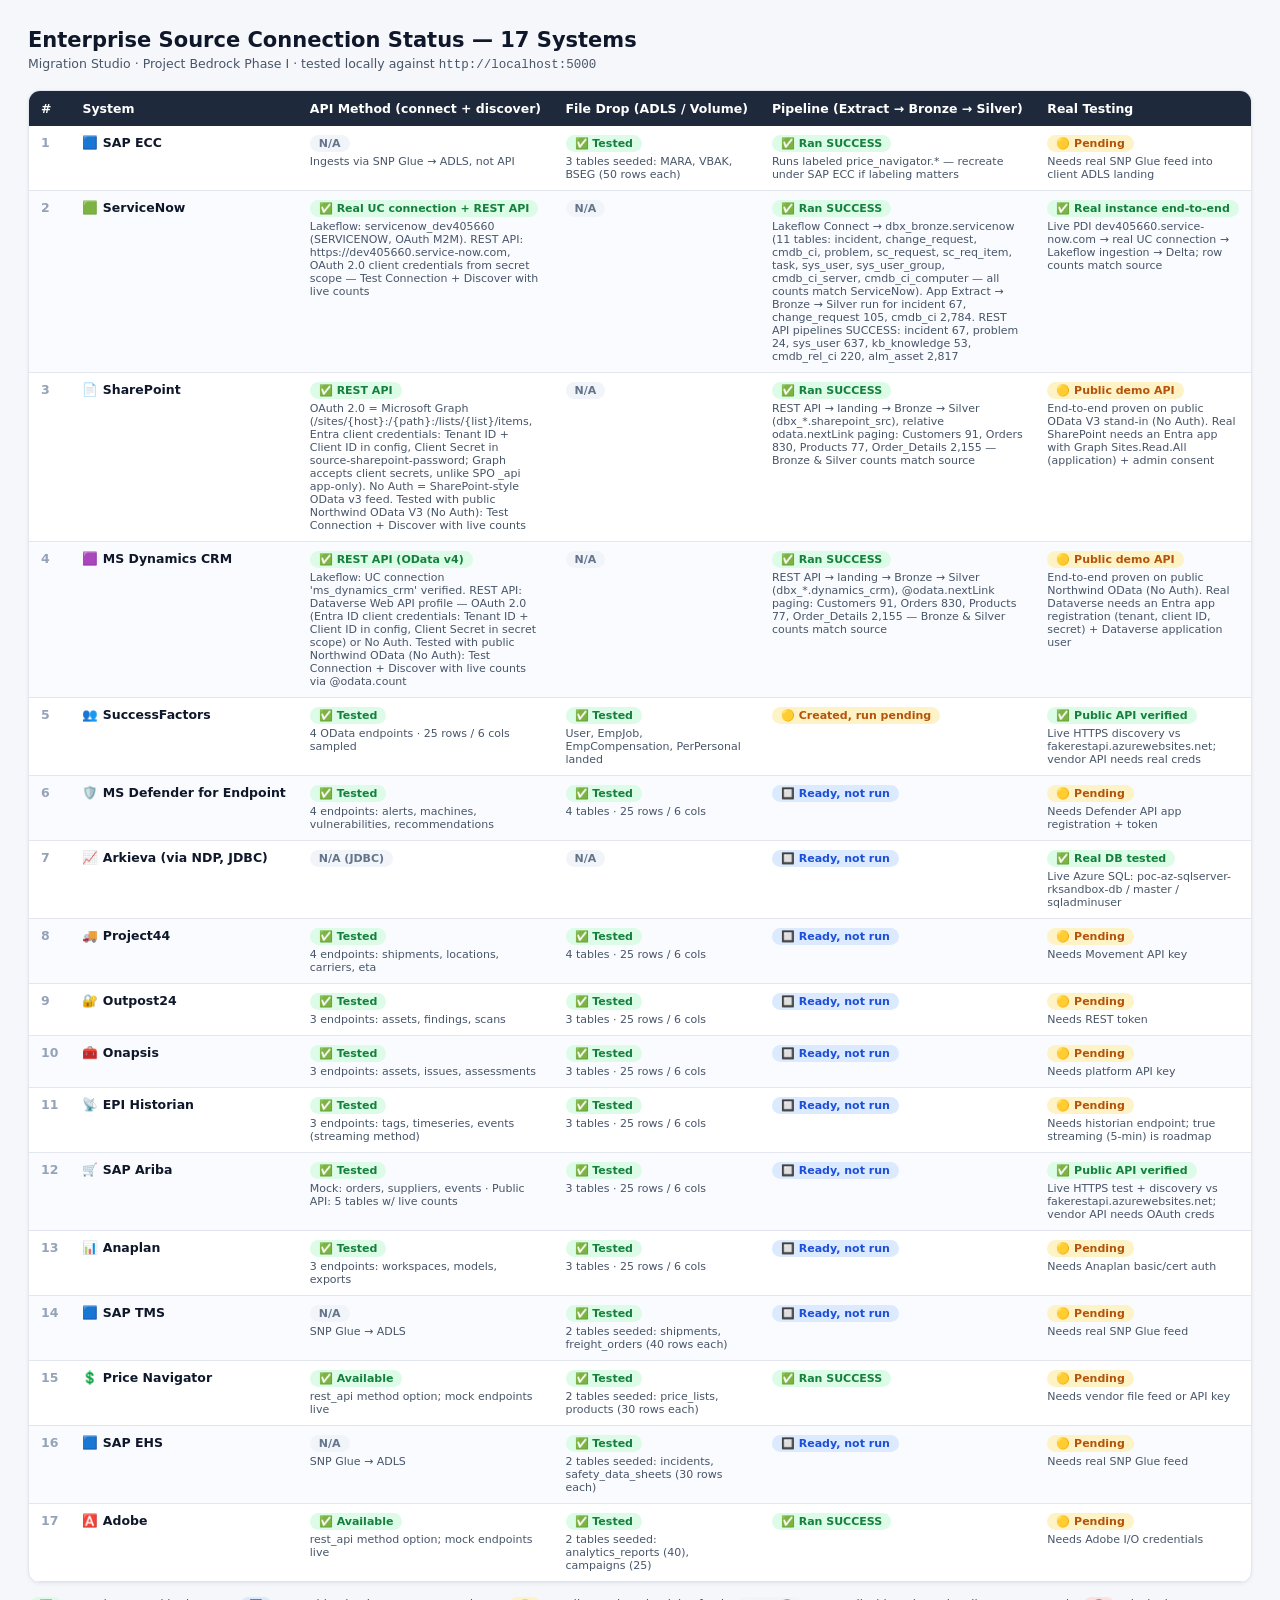
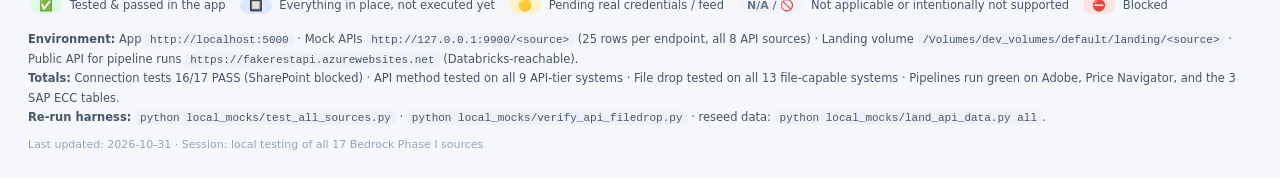
<file: SOURCE_CONNECTION_STATUS.html>
<!DOCTYPE html>
<html lang="en">
<head>
<meta charset="UTF-8">
<meta name="viewport" content="width=device-width, initial-scale=1.0">
<title>Enterprise Source Connection Status — Project Bedrock Phase I (17 systems)</title>
<style>
  :root{
    --bg:#f6f7fb; --card:#ffffff; --border:#e3e6ee; --head:#1e293b;
    --t1:#0f172a; --t2:#475569; --t3:#94a3b8;
    --green-bg:#dcfce7; --green-fg:#15803d;
    --amber-bg:#fef3c7; --amber-fg:#b45309;
    --blue-bg:#dbeafe;  --blue-fg:#1d4ed8;
    --gray-bg:#f1f5f9;  --gray-fg:#64748b;
    --red-bg:#fee2e2;   --red-fg:#b91c1c;
  }
  body{font-family:'Segoe UI',system-ui,sans-serif;background:var(--bg);color:var(--t1);margin:0;padding:28px;}
  h1{font-size:21px;margin:0 0 4px;}
  .sub{color:var(--t2);font-size:12.5px;margin-bottom:18px;}
  .card{background:var(--card);border:1px solid var(--border);border-radius:12px;overflow:auto;box-shadow:0 1px 4px rgba(15,23,42,.06);}
  table{border-collapse:collapse;width:100%;font-size:12.5px;min-width:1150px;}
  thead th{background:var(--head);color:#fff;text-align:left;padding:10px 12px;font-weight:600;white-space:nowrap;position:sticky;top:0;}
  tbody td{padding:9px 12px;border-bottom:1px solid var(--border);vertical-align:top;}
  tbody tr:nth-child(even){background:#fafbfe;}
  tbody tr:hover{background:#f0f4ff;}
  td.num{color:var(--t3);font-weight:600;}
  td.sys{font-weight:600;white-space:nowrap;}
  .pill{display:inline-block;padding:2px 9px;border-radius:999px;font-size:11px;font-weight:600;white-space:nowrap;}
  .ok{background:var(--green-bg);color:var(--green-fg);}
  .pend{background:var(--amber-bg);color:var(--amber-fg);}
  .ready{background:var(--blue-bg);color:var(--blue-fg);}
  .na{background:var(--gray-bg);color:var(--gray-fg);}
  .blocked{background:var(--red-bg);color:var(--red-fg);}
  .note{display:block;color:var(--t2);font-size:11px;margin-top:3px;font-weight:400;}
  .legend{display:flex;gap:14px;flex-wrap:wrap;margin:14px 2px 0;font-size:11.5px;color:var(--t2);}
  .legend .pill{margin-right:4px;}
  .footnotes{margin-top:16px;font-size:11.5px;color:var(--t2);line-height:1.7;}
  .footnotes code{background:#eef1f8;padding:1px 5px;border-radius:4px;font-size:11px;}
  .updated{color:var(--t3);font-size:11px;margin-top:10px;}
</style>
</head>
<body>

<h1>Enterprise Source Connection Status — 17 Systems</h1>
<div class="sub">Migration Studio · Project Bedrock Phase I · tested locally against <code>http://localhost:5000</code></div>

<div class="card">
<table>
  <thead>
    <tr>
      <th>#</th>
      <th>System</th>
      <th>API Method (connect + discover)</th>
      <th>File Drop (ADLS / Volume)</th>
      <th>Pipeline (Extract → Bronze → Silver)</th>
      <th>Real Testing</th>
    </tr>
  </thead>
  <tbody>
    <tr>
      <td class="num">1</td><td class="sys">🟦 SAP ECC</td>
      <td><span class="pill na">N/A</span><span class="note">Ingests via SNP Glue → ADLS, not API</span></td>
      <td><span class="pill ok">✅ Tested</span><span class="note">3 tables seeded: MARA, VBAK, BSEG (50 rows each)</span></td>
      <td><span class="pill ok">✅ Ran SUCCESS</span><span class="note">Runs labeled price_navigator.* — recreate under SAP ECC if labeling matters</span></td>
      <td><span class="pill pend">🟡 Pending</span><span class="note">Needs real SNP Glue feed into client ADLS landing</span></td>
    </tr>
    <tr>
      <td class="num">2</td><td class="sys">🟩 ServiceNow</td>
      <td><span class="pill ok">✅ Real UC connection + REST API</span><span class="note">Lakeflow: servicenow_dev405660 (SERVICENOW, OAuth M2M). REST API: https://dev405660.service-now.com, OAuth 2.0 client credentials from secret scope — Test Connection + Discover with live counts</span></td>
      <td><span class="pill na">N/A</span></td>
      <td><span class="pill ok">✅ Ran SUCCESS</span><span class="note">Lakeflow Connect → dbx_bronze.servicenow (11 tables: incident, change_request, cmdb_ci, problem, sc_request, sc_req_item, task, sys_user, sys_user_group, cmdb_ci_server, cmdb_ci_computer — all counts match ServiceNow). App Extract → Bronze → Silver run for incident 67, change_request 105, cmdb_ci 2,784. REST API pipelines SUCCESS: incident 67, problem 24, sys_user 637, kb_knowledge 53, cmdb_rel_ci 220, alm_asset 2,817</span></td>
      <td><span class="pill ok">✅ Real instance end-to-end</span><span class="note">Live PDI dev405660.service-now.com → real UC connection → Lakeflow ingestion → Delta; row counts match source</span></td>
    </tr>
    <tr>
      <td class="num">3</td><td class="sys">📄 SharePoint</td>
      <td><span class="pill ok">✅ REST API</span><span class="note">OAuth 2.0 = Microsoft Graph (/sites/{host}:/{path}:/lists/{list}/items, Entra client credentials: Tenant ID + Client ID in config, Client Secret in source-sharepoint-password; Graph accepts client secrets, unlike SPO _api app-only). No Auth = SharePoint-style OData v3 feed. Tested with public Northwind OData V3 (No Auth): Test Connection + Discover with live counts</span></td>
      <td><span class="pill na">N/A</span></td>
      <td><span class="pill ok">✅ Ran SUCCESS</span><span class="note">REST API → landing → Bronze → Silver (dbx_*.sharepoint_src), relative odata.nextLink paging: Customers 91, Orders 830, Products 77, Order_Details 2,155 — Bronze &amp; Silver counts match source</span></td>
      <td><span class="pill pend">🟡 Public demo API</span><span class="note">End-to-end proven on public OData V3 stand-in (No Auth). Real SharePoint needs an Entra app with Graph Sites.Read.All (application) + admin consent</span></td>
    </tr>
    <tr>
      <td class="num">4</td><td class="sys">🟪 MS Dynamics CRM</td>
      <td><span class="pill ok">✅ REST API (OData v4)</span><span class="note">Lakeflow: UC connection 'ms_dynamics_crm' verified. REST API: Dataverse Web API profile — OAuth 2.0 (Entra ID client credentials: Tenant ID + Client ID in config, Client Secret in secret scope) or No Auth. Tested with public Northwind OData (No Auth): Test Connection + Discover with live counts via @odata.count</span></td>
      <td><span class="pill na">N/A</span></td>
      <td><span class="pill ok">✅ Ran SUCCESS</span><span class="note">REST API → landing → Bronze → Silver (dbx_*.dynamics_crm), @odata.nextLink paging: Customers 91, Orders 830, Products 77, Order_Details 2,155 — Bronze &amp; Silver counts match source</span></td>
      <td><span class="pill pend">🟡 Public demo API</span><span class="note">End-to-end proven on public Northwind OData (No Auth). Real Dataverse needs an Entra app registration (tenant, client ID, secret) + Dataverse application user</span></td>
    </tr>
    <tr>
      <td class="num">5</td><td class="sys">👥 SuccessFactors</td>
      <td><span class="pill ok">✅ Tested</span><span class="note">4 OData endpoints · 25 rows / 6 cols sampled</span></td>
      <td><span class="pill ok">✅ Tested</span><span class="note">User, EmpJob, EmpCompensation, PerPersonal landed</span></td>
      <td><span class="pill pend">🟡 Created, run pending</span></td>
      <td><span class="pill ok">✅ Public API verified</span><span class="note">Live HTTPS discovery vs fakerestapi.azurewebsites.net; vendor API needs real creds</span></td>
    </tr>
    <tr>
      <td class="num">6</td><td class="sys">🛡️ MS Defender for Endpoint</td>
      <td><span class="pill ok">✅ Tested</span><span class="note">4 endpoints: alerts, machines, vulnerabilities, recommendations</span></td>
      <td><span class="pill ok">✅ Tested</span><span class="note">4 tables · 25 rows / 6 cols</span></td>
      <td><span class="pill ready">🔲 Ready, not run</span></td>
      <td><span class="pill pend">🟡 Pending</span><span class="note">Needs Defender API app registration + token</span></td>
    </tr>
    <tr>
      <td class="num">7</td><td class="sys">📈 Arkieva (via NDP, JDBC)</td>
      <td><span class="pill na">N/A (JDBC)</span></td>
      <td><span class="pill na">N/A</span></td>
      <td><span class="pill ready">🔲 Ready, not run</span></td>
      <td><span class="pill ok">✅ Real DB tested</span><span class="note">Live Azure SQL: poc-az-sqlserver-rksandbox-db / master / sqladminuser</span></td>
    </tr>
    <tr>
      <td class="num">8</td><td class="sys">🚚 Project44</td>
      <td><span class="pill ok">✅ Tested</span><span class="note">4 endpoints: shipments, locations, carriers, eta</span></td>
      <td><span class="pill ok">✅ Tested</span><span class="note">4 tables · 25 rows / 6 cols</span></td>
      <td><span class="pill ready">🔲 Ready, not run</span></td>
      <td><span class="pill pend">🟡 Pending</span><span class="note">Needs Movement API key</span></td>
    </tr>
    <tr>
      <td class="num">9</td><td class="sys">🔐 Outpost24</td>
      <td><span class="pill ok">✅ Tested</span><span class="note">3 endpoints: assets, findings, scans</span></td>
      <td><span class="pill ok">✅ Tested</span><span class="note">3 tables · 25 rows / 6 cols</span></td>
      <td><span class="pill ready">🔲 Ready, not run</span></td>
      <td><span class="pill pend">🟡 Pending</span><span class="note">Needs REST token</span></td>
    </tr>
    <tr>
      <td class="num">10</td><td class="sys">🧰 Onapsis</td>
      <td><span class="pill ok">✅ Tested</span><span class="note">3 endpoints: assets, issues, assessments</span></td>
      <td><span class="pill ok">✅ Tested</span><span class="note">3 tables · 25 rows / 6 cols</span></td>
      <td><span class="pill ready">🔲 Ready, not run</span></td>
      <td><span class="pill pend">🟡 Pending</span><span class="note">Needs platform API key</span></td>
    </tr>
    <tr>
      <td class="num">11</td><td class="sys">📡 EPI Historian</td>
      <td><span class="pill ok">✅ Tested</span><span class="note">3 endpoints: tags, timeseries, events (streaming method)</span></td>
      <td><span class="pill ok">✅ Tested</span><span class="note">3 tables · 25 rows / 6 cols</span></td>
      <td><span class="pill ready">🔲 Ready, not run</span></td>
      <td><span class="pill pend">🟡 Pending</span><span class="note">Needs historian endpoint; true streaming (5-min) is roadmap</span></td>
    </tr>
    <tr>
      <td class="num">12</td><td class="sys">🛒 SAP Ariba</td>
      <td><span class="pill ok">✅ Tested</span><span class="note">Mock: orders, suppliers, events · Public API: 5 tables w/ live counts</span></td>
      <td><span class="pill ok">✅ Tested</span><span class="note">3 tables · 25 rows / 6 cols</span></td>
      <td><span class="pill ready">🔲 Ready, not run</span></td>
      <td><span class="pill ok">✅ Public API verified</span><span class="note">Live HTTPS test + discovery vs fakerestapi.azurewebsites.net; vendor API needs OAuth creds</span></td>
    </tr>
    <tr>
      <td class="num">13</td><td class="sys">📊 Anaplan</td>
      <td><span class="pill ok">✅ Tested</span><span class="note">3 endpoints: workspaces, models, exports</span></td>
      <td><span class="pill ok">✅ Tested</span><span class="note">3 tables · 25 rows / 6 cols</span></td>
      <td><span class="pill ready">🔲 Ready, not run</span></td>
      <td><span class="pill pend">🟡 Pending</span><span class="note">Needs Anaplan basic/cert auth</span></td>
    </tr>
    <tr>
      <td class="num">14</td><td class="sys">🟦 SAP TMS</td>
      <td><span class="pill na">N/A</span><span class="note">SNP Glue → ADLS</span></td>
      <td><span class="pill ok">✅ Tested</span><span class="note">2 tables seeded: shipments, freight_orders (40 rows each)</span></td>
      <td><span class="pill ready">🔲 Ready, not run</span></td>
      <td><span class="pill pend">🟡 Pending</span><span class="note">Needs real SNP Glue feed</span></td>
    </tr>
    <tr>
      <td class="num">15</td><td class="sys">💲 Price Navigator</td>
      <td><span class="pill ok">✅ Available</span><span class="note">rest_api method option; mock endpoints live</span></td>
      <td><span class="pill ok">✅ Tested</span><span class="note">2 tables seeded: price_lists, products (30 rows each)</span></td>
      <td><span class="pill ok">✅ Ran SUCCESS</span></td>
      <td><span class="pill pend">🟡 Pending</span><span class="note">Needs vendor file feed or API key</span></td>
    </tr>
    <tr>
      <td class="num">16</td><td class="sys">🟦 SAP EHS</td>
      <td><span class="pill na">N/A</span><span class="note">SNP Glue → ADLS</span></td>
      <td><span class="pill ok">✅ Tested</span><span class="note">2 tables seeded: incidents, safety_data_sheets (30 rows each)</span></td>
      <td><span class="pill ready">🔲 Ready, not run</span></td>
      <td><span class="pill pend">🟡 Pending</span><span class="note">Needs real SNP Glue feed</span></td>
    </tr>
    <tr>
      <td class="num">17</td><td class="sys">🅰️ Adobe</td>
      <td><span class="pill ok">✅ Available</span><span class="note">rest_api method option; mock endpoints live</span></td>
      <td><span class="pill ok">✅ Tested</span><span class="note">2 tables seeded: analytics_reports (40), campaigns (25)</span></td>
      <td><span class="pill ok">✅ Ran SUCCESS</span></td>
      <td><span class="pill pend">🟡 Pending</span><span class="note">Needs Adobe I/O credentials</span></td>
    </tr>
  </tbody>
</table>
</div>

<div class="legend">
  <span><span class="pill ok">✅</span> Tested &amp; passed in the app</span>
  <span><span class="pill ready">🔲</span> Everything in place, not executed yet</span>
  <span><span class="pill pend">🟡</span> Pending real credentials / feed</span>
  <span><span class="pill na">N/A / 🚫</span> Not applicable or intentionally not supported</span>
  <span><span class="pill blocked">⛔</span> Blocked</span>
</div>

<div class="footnotes">
  <strong>Environment:</strong> App <code>http://localhost:5000</code> · Mock APIs <code>http://127.0.0.1:9900/&lt;source&gt;</code> (25 rows per endpoint, all 8 API sources) ·
  Landing volume <code>/Volumes/dev_volumes/default/landing/&lt;source&gt;</code> · Public API for pipeline runs <code>https://fakerestapi.azurewebsites.net</code> (Databricks-reachable).<br>
  <strong>Totals:</strong> Connection tests 16/17 PASS (SharePoint blocked) · API method tested on all 9 API-tier systems · File drop tested on all 13 file-capable systems ·
  Pipelines run green on Adobe, Price Navigator, and the 3 SAP ECC tables.<br>
  <strong>Re-run harness:</strong> <code>python local_mocks/test_all_sources.py</code> · <code>python local_mocks/verify_api_filedrop.py</code> · reseed data: <code>python local_mocks/land_api_data.py all</code>.
</div>

<div class="updated">Last updated: 2026-10-31 · Session: local testing of all 17 Bedrock Phase I sources</div>

</body>
</html>
</file>
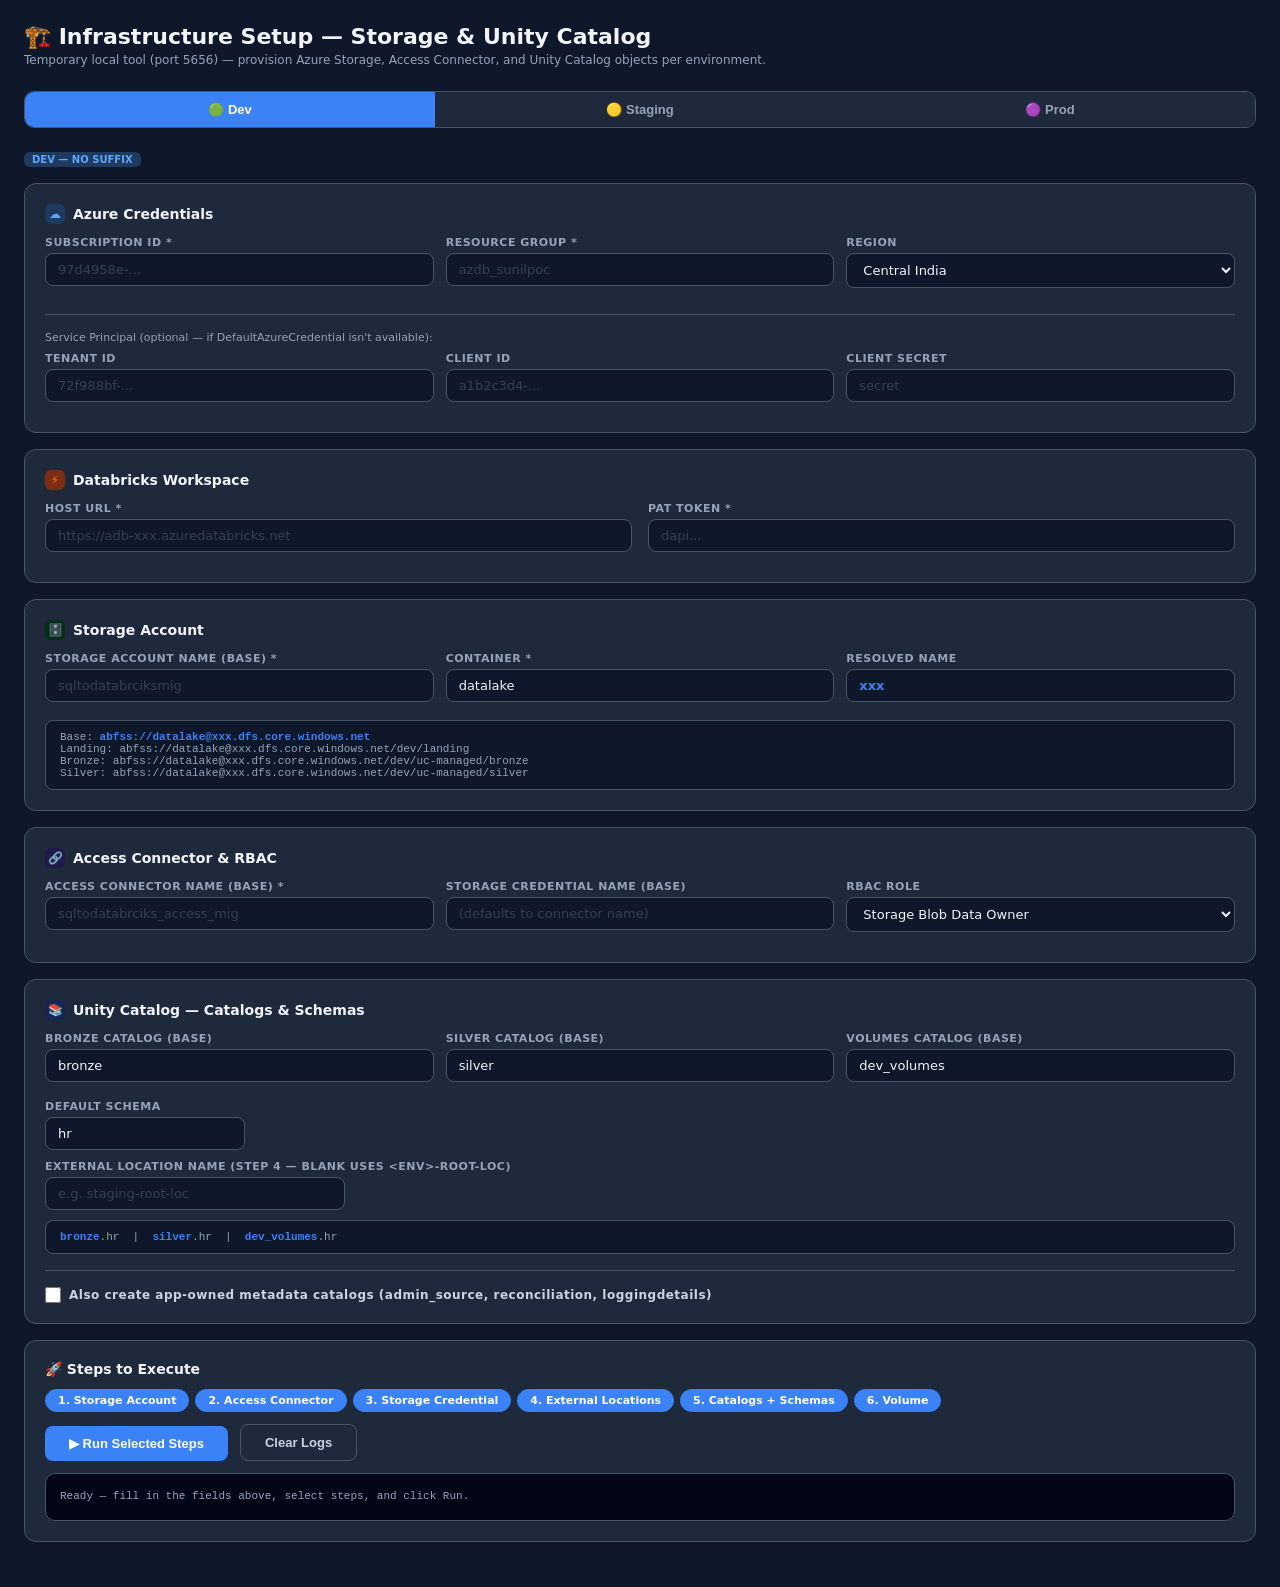
<file: deploy/infra_setup.html>
<!DOCTYPE html>
<html lang="en">
<head>
<meta charset="UTF-8">
<meta name="viewport" content="width=device-width,initial-scale=1">
<title>Infrastructure Setup — Storage &amp; Unity Catalog</title>
<style>
*{margin:0;padding:0;box-sizing:border-box}
:root{--bg:#0f172a;--surface:#1e293b;--surface2:#334155;--border:#475569;--accent:#3b82f6;--green:#22c55e;--red:#ef4444;--yellow:#eab308;--t1:#f1f5f9;--t2:#cbd5e1;--t3:#94a3b8;--mono:'Cascadia Code','Fira Code',monospace;--sans:system-ui,-apple-system,sans-serif}
body{font-family:var(--sans);background:var(--bg);color:var(--t1);min-height:100vh;padding:24px}
h1{font-size:22px;font-weight:800;margin-bottom:4px}
.sub{font-size:12px;color:var(--t3);margin-bottom:24px}
.grid{display:grid;grid-template-columns:1fr 1fr;gap:16px}
.grid3{display:grid;grid-template-columns:1fr 1fr 1fr;gap:12px}
.card{background:var(--surface);border:1px solid var(--border);border-radius:12px;padding:20px;margin-bottom:16px}
.card h2{font-size:14px;font-weight:700;margin-bottom:12px;display:flex;align-items:center;gap:8px}
.card h2 .ico{width:20px;height:20px;border-radius:6px;display:flex;align-items:center;justify-content:center;font-size:12px}
label{display:block;font-size:11px;font-weight:600;color:var(--t3);margin-bottom:4px;text-transform:uppercase;letter-spacing:.5px}
input,select{width:100%;background:var(--bg);border:1px solid var(--border);border-radius:8px;padding:8px 12px;color:var(--t1);font-size:13px;font-family:var(--sans);outline:none;transition:border .2s}
input:focus,select:focus{border-color:var(--accent)}
input::placeholder{color:var(--surface2)}
.field{margin-bottom:10px}
.btn{display:inline-flex;align-items:center;gap:6px;padding:10px 24px;border:none;border-radius:8px;font-size:13px;font-weight:700;cursor:pointer;transition:all .2s}
.btn-primary{background:var(--accent);color:#fff}
.btn-primary:hover{background:#2563eb}
.btn-primary:disabled{opacity:.5;cursor:not-allowed}
.btn-outline{background:transparent;border:1px solid var(--border);color:var(--t2)}
.btn-outline:hover{border-color:var(--accent);color:var(--accent)}
.env-tabs{display:flex;gap:0;margin-bottom:20px;border-radius:10px;overflow:hidden;border:1px solid var(--border)}
.env-tab{flex:1;text-align:center;padding:10px;font-size:13px;font-weight:700;cursor:pointer;background:var(--surface);color:var(--t3);transition:all .2s;border:none}
.env-tab.active{background:var(--accent);color:#fff}
.env-tab:hover:not(.active){background:var(--surface2)}
.badge{display:inline-block;padding:2px 8px;border-radius:6px;font-size:10px;font-weight:700;text-transform:uppercase}
.badge-dev{background:#1e3a5f;color:#60a5fa}
.badge-staging{background:#422006;color:#fbbf24}
.badge-prod{background:#3b0764;color:#c084fc}
.preview{background:var(--bg);border:1px solid var(--border);border-radius:8px;padding:10px 14px;font-family:var(--mono);font-size:11px;color:var(--t3);margin-top:8px;word-break:break-all}
.preview strong{color:var(--accent)}
.chk-row{display:flex;align-items:center;gap:8px;margin-top:8px}
.chk-row input[type=checkbox]{width:16px;height:16px;accent-color:var(--accent)}
.chk-row label{margin:0;text-transform:none;font-size:12px;color:var(--t2)}
.step-pills{display:flex;flex-wrap:wrap;gap:6px;margin-bottom:12px}
.step-pill{padding:4px 12px;border-radius:20px;font-size:11px;font-weight:600;border:1px solid var(--border);color:var(--t3);cursor:pointer;user-select:none}
.step-pill.on{background:var(--accent);border-color:var(--accent);color:#fff}
.logs{background:#020617;border:1px solid var(--border);border-radius:10px;padding:14px;font-family:var(--mono);font-size:11px;color:var(--t3);max-height:400px;overflow-y:auto;white-space:pre-wrap;line-height:1.6;margin-top:12px}
.logs .ok{color:var(--green)}
.logs .err{color:var(--red)}
.logs .warn{color:var(--yellow)}
.summary-json{background:var(--bg);border:1px solid var(--border);border-radius:8px;padding:14px;font-family:var(--mono);font-size:12px;color:var(--green);margin-top:12px;white-space:pre-wrap}
.row{display:flex;gap:12px;align-items:flex-end}
.sep{height:1px;background:var(--border);margin:16px 0}
@media(max-width:800px){.grid,.grid3{grid-template-columns:1fr}}
</style>
</head>
<body>

<h1>🏗️ Infrastructure Setup — Storage &amp; Unity Catalog</h1>
<p class="sub">Temporary local tool (port 5656) — provision Azure Storage, Access Connector, and Unity Catalog objects per environment.</p>

<!-- Environment Tabs -->
<div class="env-tabs" id="envTabs">
  <button class="env-tab active" onclick="setEnv('dev')">🟢 Dev</button>
  <button class="env-tab" onclick="setEnv('staging')">🟡 Staging</button>
  <button class="env-tab" onclick="setEnv('prod')">🟣 Prod</button>
</div>

<div id="envBadge" style="margin-bottom:16px;"><span class="badge badge-dev">DEV — no suffix</span></div>

<!-- Azure Credentials -->
<div class="card">
  <h2><span class="ico" style="background:#1e3a5f;color:#60a5fa;">☁️</span> Azure Credentials</h2>
  <div class="grid3">
    <div class="field"><label>Subscription ID *</label><input id="subId" placeholder="97d4958e-..."></div>
    <div class="field"><label>Resource Group *</label><input id="rg" placeholder="azdb_sunilpoc"></div>
    <div class="field"><label>Region</label>
      <select id="region">
        <option value="centralindia">Central India</option>
        <option value="eastus">East US</option>
        <option value="eastus2">East US 2</option>
        <option value="westus2">West US 2</option>
        <option value="westus3">West US 3</option>
        <option value="westeurope">West Europe</option>
        <option value="uksouth">UK South</option>
      </select>
    </div>
  </div>
  <div class="sep"></div>
  <div style="font-size:11px;color:var(--t3);margin-bottom:8px;">Service Principal (optional — if DefaultAzureCredential isn't available):</div>
  <div class="grid3">
    <div class="field"><label>Tenant ID</label><input id="tenantId" placeholder="72f988bf-..."></div>
    <div class="field"><label>Client ID</label><input id="clientId" placeholder="a1b2c3d4-..."></div>
    <div class="field"><label>Client Secret</label><input id="clientSecret" type="password" placeholder="secret"></div>
  </div>
</div>

<!-- Databricks -->
<div class="card">
  <h2><span class="ico" style="background:#7c2d12;color:#f97316;">⚡</span> Databricks Workspace</h2>
  <div class="grid">
    <div class="field"><label>Host URL *</label><input id="dbrHost" placeholder="https://adb-xxx.azuredatabricks.net"></div>
    <div class="field"><label>PAT Token *</label><input id="dbrToken" type="password" placeholder="dapi..."></div>
  </div>
</div>

<!-- Storage -->
<div class="card">
  <h2><span class="ico" style="background:#052e16;color:var(--green);">🗄️</span> Storage Account</h2>
  <div class="grid3">
    <div class="field"><label>Storage Account Name (base) *</label><input id="saBase" placeholder="sqltodatabrciksmig" oninput="updatePreview()"></div>
    <div class="field"><label>Container *</label><input id="container" value="datalake" oninput="updatePreview()"></div>
    <div class="field"><label>Resolved Name</label><input id="saResolved" readonly style="color:var(--accent);font-weight:700;"></div>
  </div>
  <div class="preview" id="abfssPreview">abfss://...</div>
</div>

<!-- Access Connector -->
<div class="card">
  <h2><span class="ico" style="background:#1e1b4b;color:#818cf8;">🔗</span> Access Connector &amp; RBAC</h2>
  <div class="grid3">
    <div class="field"><label>Access Connector Name (base) *</label><input id="acBase" placeholder="sqltodatabrciks_access_mig"></div>
    <div class="field"><label>Storage Credential Name (base)</label><input id="scBase" placeholder="(defaults to connector name)"></div>
    <div class="field"><label>RBAC Role</label>
      <select id="role">
        <option>Storage Blob Data Owner</option>
        <option>Storage Blob Data Contributor</option>
        <option>Storage Blob Data Reader</option>
      </select>
    </div>
  </div>
</div>

<!-- Catalogs -->
<div class="card">
  <h2><span class="ico" style="background:#172554;color:#60a5fa;">📚</span> Unity Catalog — Catalogs &amp; Schemas</h2>
  <div class="grid3">
    <div class="field"><label>Bronze Catalog (base)</label><input id="catBronze" value="bronze" oninput="updatePreview()"></div>
    <div class="field"><label>Silver Catalog (base)</label><input id="catSilver" value="silver" oninput="updatePreview()"></div>
    <div class="field"><label>Volumes Catalog (base)</label><input id="catVolumes" value="dev_volumes" oninput="updatePreview()"></div>
  </div>
  <div class="field" style="margin-top:8px;"><label>Default Schema</label><input id="defSchema" value="hr" style="max-width:200px;"></div>
  <div class="field" style="margin-top:8px;"><label>External Location Name (Step 4 — blank uses &lt;env&gt;-root-loc)</label><input id="extLocName" placeholder="e.g. staging-root-loc" style="max-width:300px;"></div>
  <div class="preview" id="catPreview"></div>
  <div class="sep"></div>
  <div class="chk-row">
    <input type="checkbox" id="chkMeta">
    <label for="chkMeta">Also create app-owned metadata catalogs (admin_source, reconciliation, loggingdetails)</label>
  </div>
  <div id="metaCats" style="display:none;margin-top:10px;">
    <div class="grid3">
      <div class="field"><label>Admin Catalog</label><input id="catAdmin" value="admin_source"></div>
      <div class="field"><label>Reconciliation Catalog</label><input id="catRecon" value="reconciliation"></div>
      <div class="field"><label>Logging Catalog</label><input id="catLogging" value="loggingdetails"></div>
    </div>
  </div>
</div>

<!-- Steps to run -->
<div class="card">
  <h2>🚀 Steps to Execute</h2>
  <div class="step-pills" id="stepPills">
    <span class="step-pill on" data-step="1" onclick="toggleStep(this)">1. Storage Account</span>
    <span class="step-pill on" data-step="2" onclick="toggleStep(this)">2. Access Connector</span>
    <span class="step-pill on" data-step="3" onclick="toggleStep(this)">3. Storage Credential</span>
    <span class="step-pill on" data-step="4" onclick="toggleStep(this)">4. External Locations</span>
    <span class="step-pill on" data-step="5" onclick="toggleStep(this)">5. Catalogs + Schemas</span>
    <span class="step-pill on" data-step="6" onclick="toggleStep(this)">6. Volume</span>
  </div>
  <div class="row">
    <button class="btn btn-primary" id="btnRun" onclick="runSetup()">▶ Run Selected Steps</button>
    <button class="btn btn-outline" onclick="clearLogs()">Clear Logs</button>
    <span id="statusText" style="font-size:12px;color:var(--t3);margin-left:8px;"></span>
  </div>
  <div class="logs" id="logBox">Ready — fill in the fields above, select steps, and click Run.</div>
</div>

<!-- Summary -->
<div class="card" id="summaryCard" style="display:none;">
  <h2>📋 client.json Summary — Copy This</h2>
  <div class="summary-json" id="summaryJson"></div>
</div>

<script>
let _env='dev';
const $=id=>document.getElementById(id);
const SUFFIXES={dev:{cat:'',sa:''},staging:{cat:'_staging',sa:'stg'},prod:{cat:'_prod',sa:'prod'}};

function setEnv(e){
  _env=e;
  document.querySelectorAll('.env-tab').forEach(t=>t.classList.remove('active'));
  document.querySelectorAll('.env-tab')[['dev','staging','prod'].indexOf(e)].classList.add('active');
  const labels={dev:'DEV — no suffix',staging:'STAGING — _staging / stg suffix',prod:'PROD — _prod / prod suffix'};
  $('envBadge').innerHTML='<span class="badge badge-'+e+'">'+labels[e]+'</span>';
  updatePreview();
}

function updatePreview(){
  const suf=SUFFIXES[_env];
  const sa=($('saBase').value||'xxx')+suf.sa;
  const ctr=$('container').value||'datalake';
  $('saResolved').value=sa.toLowerCase();
  const base='abfss://'+ctr+'@'+sa.toLowerCase()+'.dfs.core.windows.net';
  $('abfssPreview').innerHTML='Base: <strong>'+base+'</strong><br>Landing: '+base+'/'+_env+'/landing<br>Bronze: '+base+'/'+_env+'/uc-managed/bronze<br>Silver: '+base+'/'+_env+'/uc-managed/silver';
  const b=($('catBronze').value||'bronze')+suf.cat;
  const s=($('catSilver').value||'silver')+suf.cat;
  const v=($('catVolumes').value||'dev_volumes')+suf.cat;
  $('catPreview').innerHTML='<strong>'+b+'</strong>.'+($('defSchema').value||'hr')+' &nbsp;|&nbsp; <strong>'+s+'</strong>.'+($('defSchema').value||'hr')+' &nbsp;|&nbsp; <strong>'+v+'</strong>.'+($('defSchema').value||'hr');
}

$('chkMeta').onchange=function(){$('metaCats').style.display=this.checked?'block':'none';};

function toggleStep(el){el.classList.toggle('on');}

function getSteps(){
  return Array.from(document.querySelectorAll('.step-pill.on')).map(p=>parseInt(p.dataset.step));
}

let _poll=null;

async function runSetup(){
  const steps=getSteps();
  if(!steps.length){alert('Select at least one step');return;}
  if(!$('subId').value||!$('rg').value||!$('saBase').value||!$('acBase').value){alert('Fill required fields (Subscription, RG, Storage Account, Access Connector)');return;}
  if(steps.some(s=>s>=3)&&(!$('dbrHost').value||!$('dbrToken').value)){alert('Steps 3-6 need Databricks Host + Token');return;}
  $('btnRun').disabled=true;
  $('statusText').textContent='Running…';
  $('logBox').textContent='Starting…\n';
  $('summaryCard').style.display='none';

  const body={
    environment:_env,
    subscription_id:$('subId').value.trim(),
    resource_group:$('rg').value.trim(),
    region:$('region').value,
    storage_account_base:$('saBase').value.trim(),
    container:$('container').value.trim(),
    access_connector_base:$('acBase').value.trim(),
    storage_credential_base:$('scBase').value.trim(),
    role_assignment:$('role').value,
    catalog_bronze_base:$('catBronze').value.trim(),
    catalog_silver_base:$('catSilver').value.trim(),
    catalog_volumes_base:$('catVolumes').value.trim(),
    default_schema:$('defSchema').value.trim()||'hr',
    external_location_name:$('extLocName').value.trim(),
    include_metadata:$('chkMeta').checked,
    catalog_admin:$('catAdmin').value.trim(),
    catalog_recon:$('catRecon').value.trim(),
    catalog_logging:$('catLogging').value.trim(),
    databricks_host:$('dbrHost').value.trim(),
    databricks_token:$('dbrToken').value.trim(),
    azure_tenant_id:$('tenantId').value.trim(),
    azure_client_id:$('clientId').value.trim(),
    azure_client_secret:$('clientSecret').value.trim(),
    steps:steps,
  };
  try{
    await fetch('/api/run',{method:'POST',headers:{'Content-Type':'application/json'},body:JSON.stringify(body)});
  }catch(e){$('logBox').textContent+='Fetch error: '+e.message;$('btnRun').disabled=false;return;}
  _poll=setInterval(pollLogs,1000);
}

async function pollLogs(){
  try{
    const r=await fetch('/api/logs');
    const d=await r.json();
    const box=$('logBox');
    box.innerHTML=d.lines.map(l=>{
      if(l.includes('[ERROR]'))return'<span class="err">'+esc(l)+'</span>';
      if(l.includes('[WARN]'))return'<span class="warn">'+esc(l)+'</span>';
      if(l.includes('✅')||l.includes('complete'))return'<span class="ok">'+esc(l)+'</span>';
      return esc(l);
    }).join('\n');
    box.scrollTop=box.scrollHeight;
    if(!d.running){
      clearInterval(_poll);_poll=null;
      $('btnRun').disabled=false;
      $('statusText').textContent='Done';
      showSummary();
    }
  }catch(e){}
}

function esc(s){return s.replace(/&/g,'&amp;').replace(/</g,'&lt;').replace(/>/g,'&gt;');}

function clearLogs(){$('logBox').textContent='Ready.';$('statusText').textContent='';}

function showSummary(){
  const suf=SUFFIXES[_env];
  const sa=($('saBase').value+suf.sa).toLowerCase();
  const obj={
    storage_account:sa,
    container:$('container').value,
    access_connector:$('acBase').value+suf.cat,
    storage_credential_name:($('scBase').value||$('acBase').value)+suf.cat,
    catalog_bronze:$('catBronze').value+suf.cat,
    catalog_silver:$('catSilver').value+suf.cat,
    catalog_volumes:$('catVolumes').value+suf.cat,
    default_schema:$('defSchema').value||'hr',
    landing_path:'abfss://'+$('container').value+'@'+sa+'.dfs.core.windows.net/'+_env+'/landing',
  };
  if($('chkMeta').checked){
    obj.catalog_admin=$('catAdmin').value;
    obj.catalog_recon=$('catRecon').value;
    obj.catalog_logging=$('catLogging').value;
  }
  $('summaryJson').textContent=JSON.stringify(obj,null,2);
  $('summaryCard').style.display='block';
}

updatePreview();
</script>
</body>
</html>
</file>
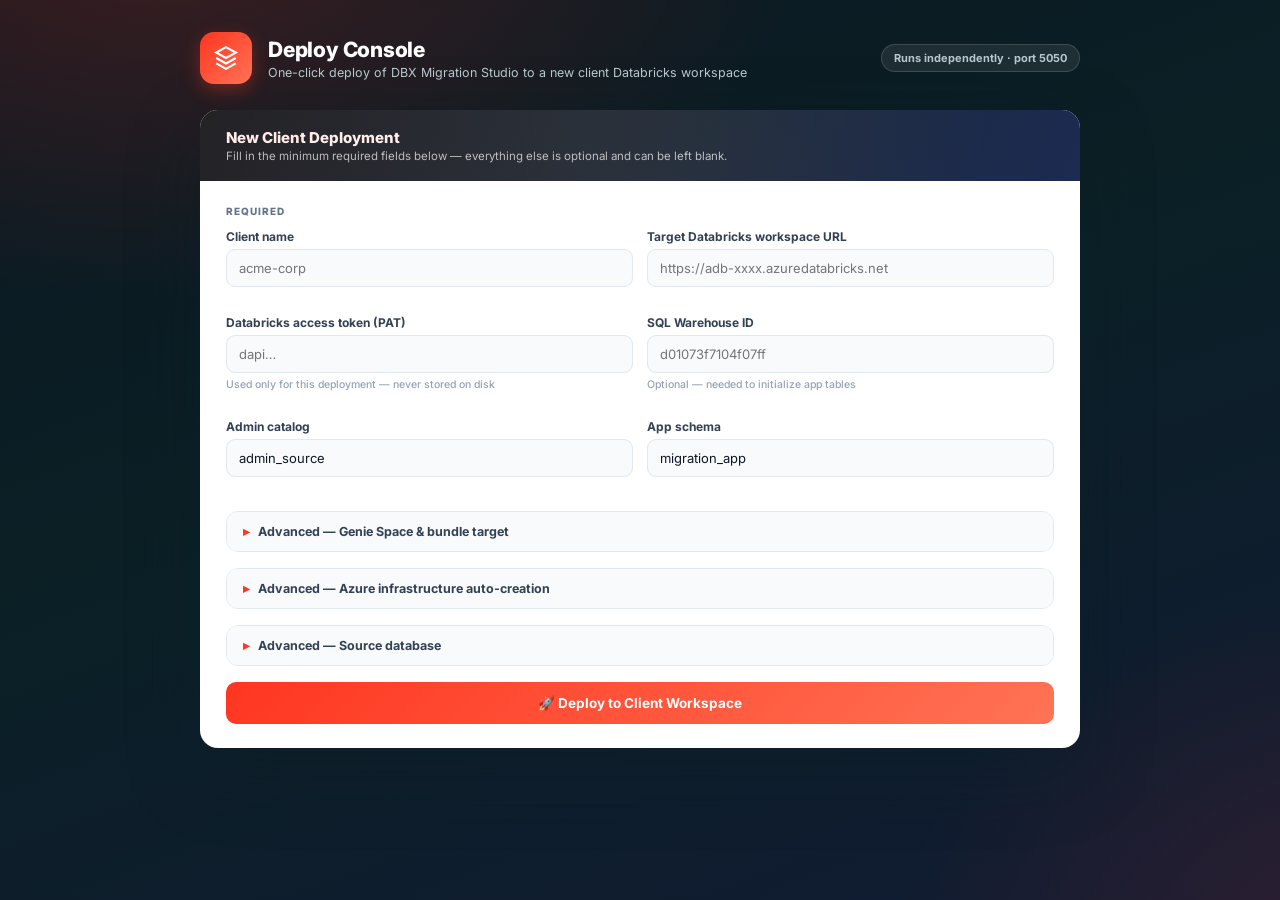
<file: deploy/templates/deploy_index.html>
<!DOCTYPE html>
<html lang="en">
<head>
<meta charset="UTF-8">
<meta name="viewport" content="width=device-width, initial-scale=1.0">
<title>Deploy Console — DBX Migration Studio</title>
<link rel="preconnect" href="https://fonts.googleapis.com">
<link href="https://fonts.googleapis.com/css2?family=Inter:wght@400;500;600;700;800&display=swap" rel="stylesheet">
<style>
:root{
  --navy:#0B2026; --navy-2:#111B33; --orange:#FF3621; --orange-2:#FF7355;
  --t1:#0F172A; --t2:#334155; --t3:#64748B; --t4:#94A3B8;
  --border:#E2E8F0; --surface:#FFFFFF; --surface-2:#F8FAFC; --surface-3:#F1F5F9;
  --green:#059669; --amber:#D97706;
}
*,*::before,*::after{box-sizing:border-box;margin:0;padding:0}
body{
  font-family:'Inter',-apple-system,BlinkMacSystemFont,'Segoe UI',Roboto,sans-serif;
  background:
    radial-gradient(1100px 620px at 12% -8%, rgba(255,54,33,.20), transparent 60%),
    radial-gradient(900px 700px at 108% 108%, rgba(255,54,33,.14), transparent 55%),
    linear-gradient(160deg,#0B1720 0%,#0B2026 45%,#111B33 100%);
  min-height:100vh; color:var(--t1); padding:32px 20px;
}
.wrap{max-width:880px;margin:0 auto}
.hero{color:#fff;display:flex;align-items:center;gap:16px;margin-bottom:26px}
.hero .mark{width:52px;height:52px;border-radius:14px;background:linear-gradient(135deg,var(--orange),var(--orange-2));display:flex;align-items:center;justify-content:center;flex-shrink:0;box-shadow:0 6px 18px rgba(255,54,33,.35)}
.hero h1{font-size:21px;font-weight:800;letter-spacing:-.01em}
.hero p{font-size:12.5px;color:#B8C7CC;margin-top:3px}
.hero .badge{margin-left:auto;font-size:11px;font-weight:700;color:#B8C7CC;background:rgba(255,255,255,.08);border:1px solid rgba(255,255,255,.14);padding:6px 12px;border-radius:99px}

.card{background:var(--surface);border-radius:18px;box-shadow:0 24px 70px rgba(11,32,38,.35);overflow:hidden}
.card-hd{background:linear-gradient(120deg,var(--navy) 0%,#152B3B 55%,#1E2A52 100%);color:#fff;padding:18px 26px;position:relative;overflow:hidden}
.card-hd::after{content:'';position:absolute;inset:0;background:linear-gradient(90deg,var(--orange),var(--orange-2) 45%,transparent 90%);opacity:.1;pointer-events:none}
.card-hd h2{font-size:15px;font-weight:800}
.card-hd p{font-size:11.5px;color:#B8C7CC;margin-top:2px}
.card-bd{padding:24px 26px}

fieldset{border:none;margin-bottom:20px}
legend{font-size:10px;font-weight:800;letter-spacing:.1em;text-transform:uppercase;color:var(--t3);margin-bottom:12px}
.grid{display:grid;grid-template-columns:1fr 1fr;gap:14px}
.field{display:flex;flex-direction:column;gap:5px;margin-bottom:14px}
.field.full{grid-column:1/-1}
.field label{font-size:12px;font-weight:700;color:var(--t2)}
.field .hint{font-size:10.5px;color:var(--t4);font-weight:500}
.field input,.field select{
  border:1.5px solid var(--border);border-radius:9px;padding:10px 12px;font-size:13px;
  font-family:inherit;color:var(--t1);background:var(--surface-2);outline:none;transition:.15s;
}
.field input:focus,.field select:focus{border-color:var(--orange);background:#fff;box-shadow:0 0 0 3px rgba(255,54,33,.1)}

details{border:1px solid var(--border);border-radius:12px;margin-bottom:16px;overflow:hidden}
details summary{cursor:pointer;padding:12px 16px;font-size:12.5px;font-weight:700;color:var(--t2);background:var(--surface-2);list-style:none;display:flex;align-items:center;gap:8px}
details summary::-webkit-details-marker{display:none}
details summary::before{content:'▸';color:var(--orange);transition:transform .2s}
details[open] summary::before{transform:rotate(90deg)}
details .details-bd{padding:16px}
.check-row{display:flex;align-items:center;gap:8px;margin-bottom:14px;font-size:12.5px;font-weight:600;color:var(--t2)}

.btn{border:none;cursor:pointer;font-family:inherit;font-weight:700;font-size:13.5px;border-radius:10px;padding:13px 22px;transition:.15s}
.btn-primary{background:linear-gradient(135deg,var(--orange),var(--orange-2));color:#fff;width:100%}
.btn-primary:hover{filter:brightness(1.07);box-shadow:0 6px 18px rgba(255,54,33,.32)}
.btn-primary:disabled{opacity:.5;cursor:not-allowed}
.btn-ghost{background:#fff;border:1px solid var(--border);color:var(--t3)}
.btn-ghost:hover{border-color:var(--orange);color:var(--orange)}

#progressCard{display:none;margin-top:22px}
#progHead{display:flex;align-items:center;gap:12px;padding:16px 22px;background:linear-gradient(120deg,var(--navy),#1E2A52);color:#fff}
#progHead h3{font-size:14px;font-weight:800;flex:1}
#progBadge{font-size:11px;font-weight:800;padding:5px 12px;border-radius:99px;background:rgba(255,255,255,.14);white-space:nowrap}
#progBarWrap{height:4px;background:rgba(255,255,255,.14)}
#progBar{height:100%;width:0%;background:linear-gradient(90deg,var(--orange),var(--orange-2));transition:width .3s}
#progBody{max-height:420px;overflow-y:auto;padding:8px 22px}
.step{display:flex;gap:12px;padding:11px 4px;border-bottom:1px solid var(--surface-3);align-items:flex-start;animation:stepIn .3s ease}
@keyframes stepIn{from{opacity:0;transform:translateY(4px)}to{opacity:1;transform:none}}
.step-ic{width:28px;height:28px;border-radius:8px;display:flex;align-items:center;justify-content:center;flex-shrink:0;font-size:13px;font-weight:800}
.step-ic.pass{background:#ECFDF5;color:var(--green)}
.step-ic.warn{background:#FFFBEB;color:var(--amber)}
.step-ic.fail{background:#FFF1EE;color:var(--orange)}
.step-ic.skip{background:var(--surface-3);color:var(--t4)}
.step-name{font-size:12.5px;font-weight:700;color:var(--t1)}
.step-msg{font-size:11.5px;color:var(--t3);margin-top:2px;line-height:1.5}
#progFoot{padding:14px 22px;border-top:1px solid var(--border);display:flex;align-items:center;gap:10px;background:var(--surface-2)}
#progSummary{font-size:12px;color:var(--t3);font-weight:600;flex:1}
#errBox{display:none;margin-top:14px;background:#FFF1EE;border:1px solid #FFCFC5;color:#B91C1C;border-radius:10px;padding:12px 16px;font-size:12.5px}
</style>
</head>
<body>
<div class="wrap">
  <div class="hero">
    <div class="mark">
      <svg width="26" height="26" viewBox="0 0 24 24" fill="none" stroke="#fff" stroke-width="2"><path d="M12 2 3 7l9 5 9-5-9-5z"/><path d="M3 12l9 5 9-5M3 17l9 5 9-5"/></svg>
    </div>
    <div>
      <h1>Deploy Console</h1>
      <p>One-click deploy of DBX Migration Studio to a new client Databricks workspace</p>
    </div>
    <span class="badge">Runs independently · port 5050</span>
  </div>

  <div class="card">
    <div class="card-hd">
      <h2>New Client Deployment</h2>
      <p>Fill in the minimum required fields below — everything else is optional and can be left blank.</p>
    </div>
    <div class="card-bd">
      <form id="deployForm">
        <fieldset>
          <legend>Required</legend>
          <div class="grid">
            <div class="field"><label>Client name</label>
              <input name="client_name" placeholder="acme-corp" required>
            </div>
            <div class="field"><label>Target Databricks workspace URL</label>
              <input name="databricks_host" placeholder="https://adb-xxxx.azuredatabricks.net" required>
            </div>
            <div class="field"><label>Databricks access token (PAT)</label>
              <input type="password" name="databricks_token" placeholder="dapi…" required>
              <span class="hint">Used only for this deployment — never stored on disk</span>
            </div>
            <div class="field"><label>SQL Warehouse ID</label>
              <input name="sql_warehouse_id" placeholder="d01073f7104f07ff">
              <span class="hint">Optional — needed to initialize app tables</span>
            </div>
            <div class="field"><label>Admin catalog</label>
              <input name="catalog_admin" value="admin_source">
            </div>
            <div class="field"><label>App schema</label>
              <input name="app_schema" value="migration_app">
            </div>
          </div>
        </fieldset>

        <details>
          <summary>Advanced — Genie Space &amp; bundle target</summary>
          <div class="details-bd grid">
            <div class="field"><label>Genie Space ID</label>
              <input name="genie_space_id" placeholder="leave blank to auto-create / configure later">
            </div>
            <div class="field"><label>Bundle target</label>
              <select name="bundle_target"><option value="client" selected>client (host-agnostic)</option><option value="dev">dev</option><option value="staging">staging</option><option value="prod">prod</option></select>
            </div>
            <div class="field"><label>Cloud provider</label>
              <select name="cloud_provider"><option value="azure" selected>azure</option><option value="aws">aws</option><option value="gcp">gcp</option></select>
            </div>
          </div>
        </details>

        <details>
          <summary>Advanced — Azure infrastructure auto-creation</summary>
          <div class="details-bd">
            <label class="check-row"><input type="checkbox" name="with_infra"> Auto-create Azure Storage, Access Connector &amp; Unity Catalog objects</label>
            <div class="grid">
              <div class="field"><label>Subscription ID</label><input name="azure_subscription_id"></div>
              <div class="field"><label>Resource group</label><input name="azure_resource_group"></div>
              <div class="field"><label>Region</label><input name="azure_region" placeholder="eastus2"></div>
              <div class="field"><label>Storage account</label><input name="azure_storage_account"></div>
              <div class="field"><label>Access connector name</label><input name="azure_access_connector"></div>
              <div class="field"><label>Azure SP secret (optional)</label><input type="password" name="azure_client_secret" placeholder="omit to use browser/CLI login"></div>
            </div>
          </div>
        </details>

        <details>
          <summary>Advanced — Source database</summary>
          <div class="details-bd grid">
            <div class="field"><label>Source type</label>
              <select name="source_type"><option value="sqlserver">sqlserver</option><option value="azuresql">azuresql</option><option value="snowflake">snowflake</option><option value="redshift">redshift</option><option value="synapse">synapse</option></select>
            </div>
            <div class="field"><label>Server</label><input name="source_server"></div>
            <div class="field"><label>Database</label><input name="source_database"></div>
            <div class="field"><label>Password</label><input type="password" name="source_password"></div>
          </div>
        </details>

        <button type="submit" class="btn btn-primary" id="deployBtn">🚀 Deploy to Client Workspace</button>
      </form>
      <div id="errBox"></div>
    </div>
  </div>

  <div class="card" id="progressCard">
    <div id="progHead">
      <h3>Deploying…</h3>
      <span id="progBadge">Starting…</span>
    </div>
    <div id="progBarWrap"><div id="progBar"></div></div>
    <div id="progBody"></div>
    <div id="progFoot">
      <span id="progSummary">Working…</span>
      <button class="btn btn-ghost" id="resetBtn" style="display:none" type="button">Deploy Another</button>
    </div>
  </div>
</div>

<script>
const ICONS={pass:'✓',warn:'!',fail:'✕',skip:'–'};
const form=document.getElementById('deployForm');
const deployBtn=document.getElementById('deployBtn');
const errBox=document.getElementById('errBox');
const progressCard=document.getElementById('progressCard');
const progBody=document.getElementById('progBody');
const progBar=document.getElementById('progBar');
const progBadge=document.getElementById('progBadge');
const progSummary=document.getElementById('progSummary');
const resetBtn=document.getElementById('resetBtn');

function renderStep(s){
  const div=document.createElement('div');
  div.className='step';
  div.innerHTML=`<div class="step-ic ${s.status}">${ICONS[s.status]||'?'}</div>
    <div style="flex:1;min-width:0"><div class="step-name">${s.name}</div>
    ${s.message?`<div class="step-msg">${s.message}</div>`:''}</div>`;
  progBody.appendChild(div);
  progBody.scrollTop=progBody.scrollHeight;
}

function formToJson(f){
  const data=Object.fromEntries(new FormData(f).entries());
  data.with_infra = f.elements['with_infra'].checked;
  return data;
}

let seenCount=0, polling=null;

form.addEventListener('submit', async (e)=>{
  e.preventDefault();
  errBox.style.display='none';
  deployBtn.disabled=true; deployBtn.textContent='Starting…';
  progBody.innerHTML=''; seenCount=0;
  progressCard.style.display='block'; progressCard.scrollIntoView({behavior:'smooth'});
  progBar.style.width='0%'; progBadge.textContent='Starting…'; resetBtn.style.display='none';
  progSummary.textContent='Deployment starting…';

  try{
    const r=await fetch('/api/deploy',{method:'POST',headers:{'Content-Type':'application/json'},body:JSON.stringify(formToJson(form))});
    const d=await r.json();
    if(!d.success){ errBox.textContent=d.error||'Failed to start deployment'; errBox.style.display='block'; deployBtn.disabled=false; deployBtn.textContent='🚀 Deploy to Client Workspace'; return; }
    poll(d.job_id);
  }catch(err){
    errBox.textContent='Request failed: '+err.message; errBox.style.display='block';
    deployBtn.disabled=false; deployBtn.textContent='🚀 Deploy to Client Workspace';
  }
});

function poll(jobId){
  polling=setInterval(async ()=>{
    try{
      const r=await fetch(`/api/deploy/${jobId}/status`);
      const d=await r.json();
      if(!d.ok){
        clearInterval(polling);
        errBox.textContent='Lost connection to the deploy job (server restarted?). Check the console log for the last known state.';
        errBox.style.display='block';
        deployBtn.disabled=false; deployBtn.textContent='🚀 Deploy to Client Workspace';
        return;
      }
      for(let i=seenCount;i<d.steps.length;i++){ renderStep(d.steps[i]); }
      seenCount=d.steps.length;
      const total=Math.max(seenCount,1);
      const done=d.steps.filter(s=>s.status!=='running').length;
      progBar.style.width=Math.min(100,Math.round((done/Math.max(total,12))*100))+'%';
      progBadge.textContent = d.status==='running' ? `${seenCount} step(s)…` : (d.success ? '✓ Deployed' : '✕ Incomplete');
      if(d.status==='done'){
        clearInterval(polling);
        progBar.style.width='100%';
        const fails=d.steps.filter(s=>s.status==='fail'&&s.required).length;
        const warns=d.steps.filter(s=>s.status==='warn').length;
        progSummary.innerHTML = d.success
          ? `<b style="color:#059669">Deployment successful</b> — ${warns} warning(s)`
          : `<b style="color:#FF3621">Deployment incomplete</b> — ${fails} failed, ${warns} warning(s)`;
        deployBtn.disabled=false; deployBtn.textContent='🚀 Deploy to Client Workspace';
        resetBtn.style.display='';
      }
    }catch(err){ /* transient network hiccup — keep polling */ }
  },1200);
}

resetBtn.addEventListener('click',()=>{
  progressCard.style.display='none';
  form.reset();
});
</script>
</body>
</html>
</file>
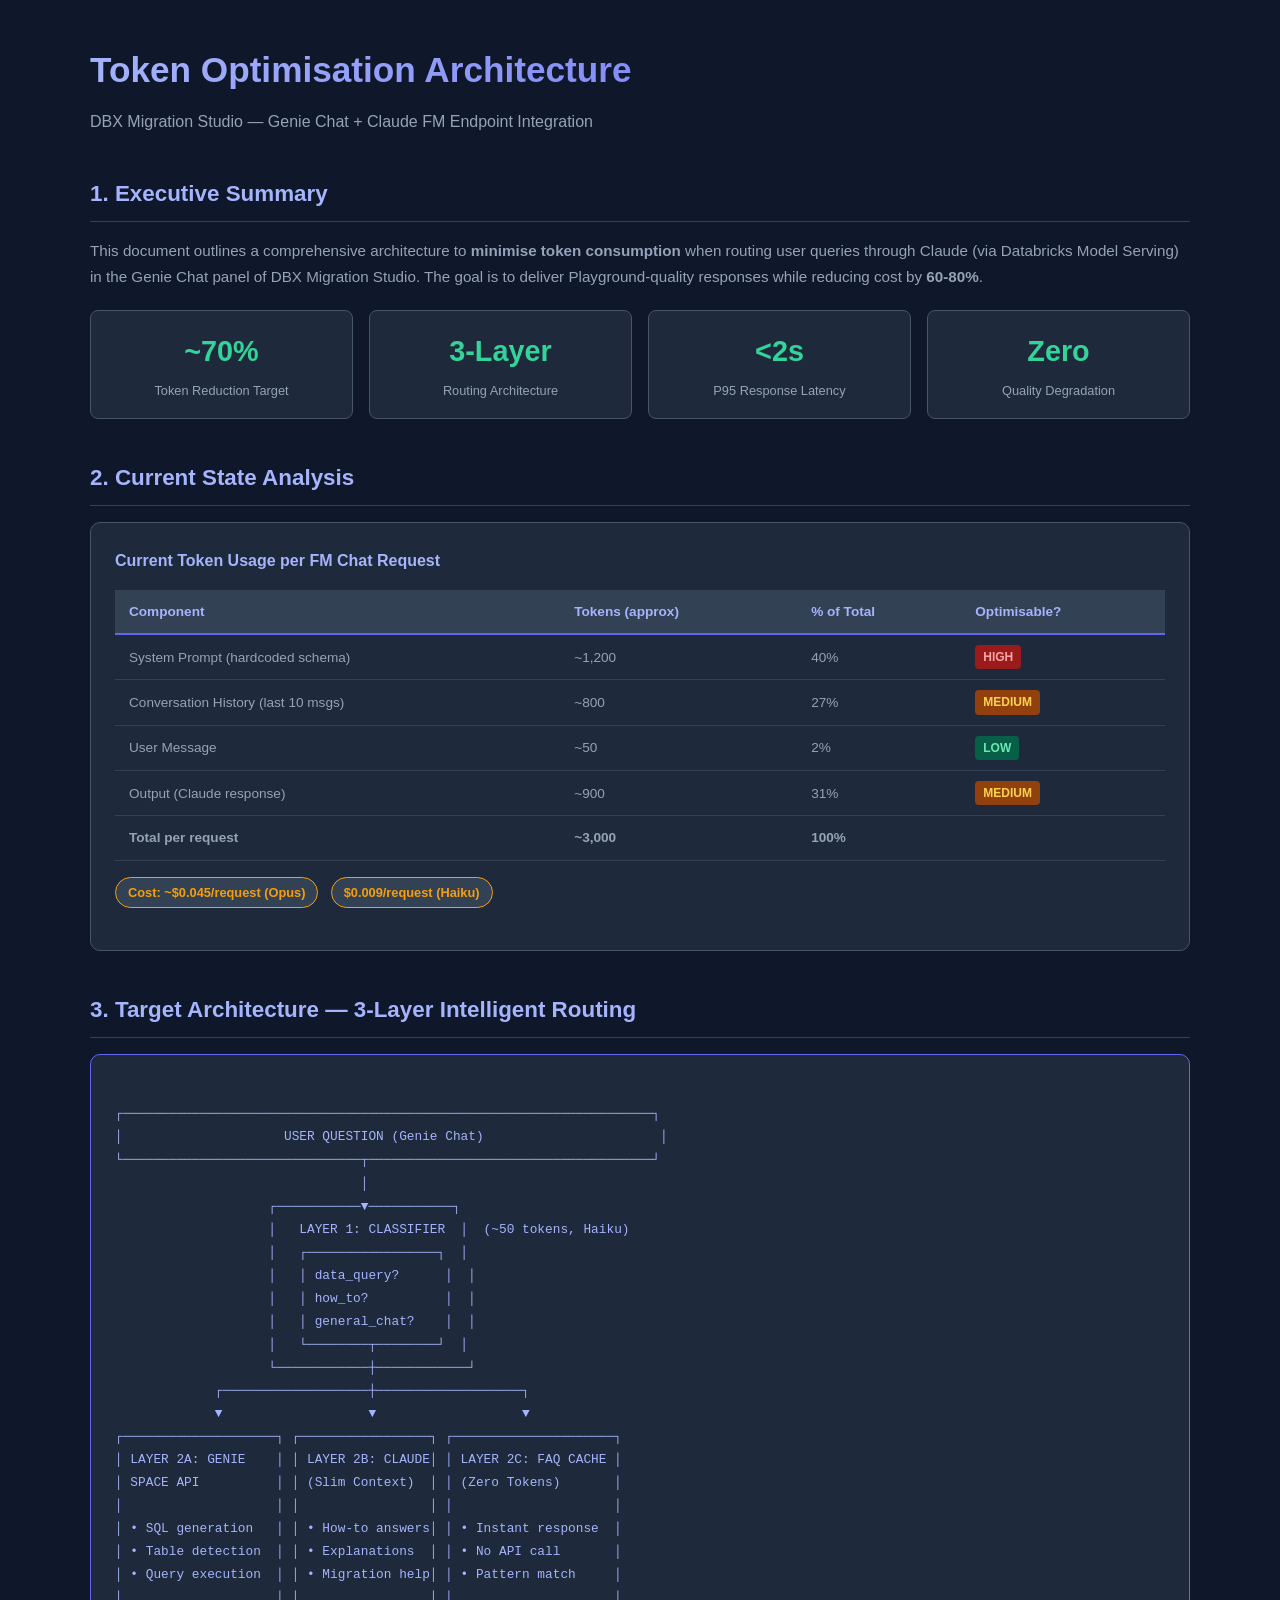
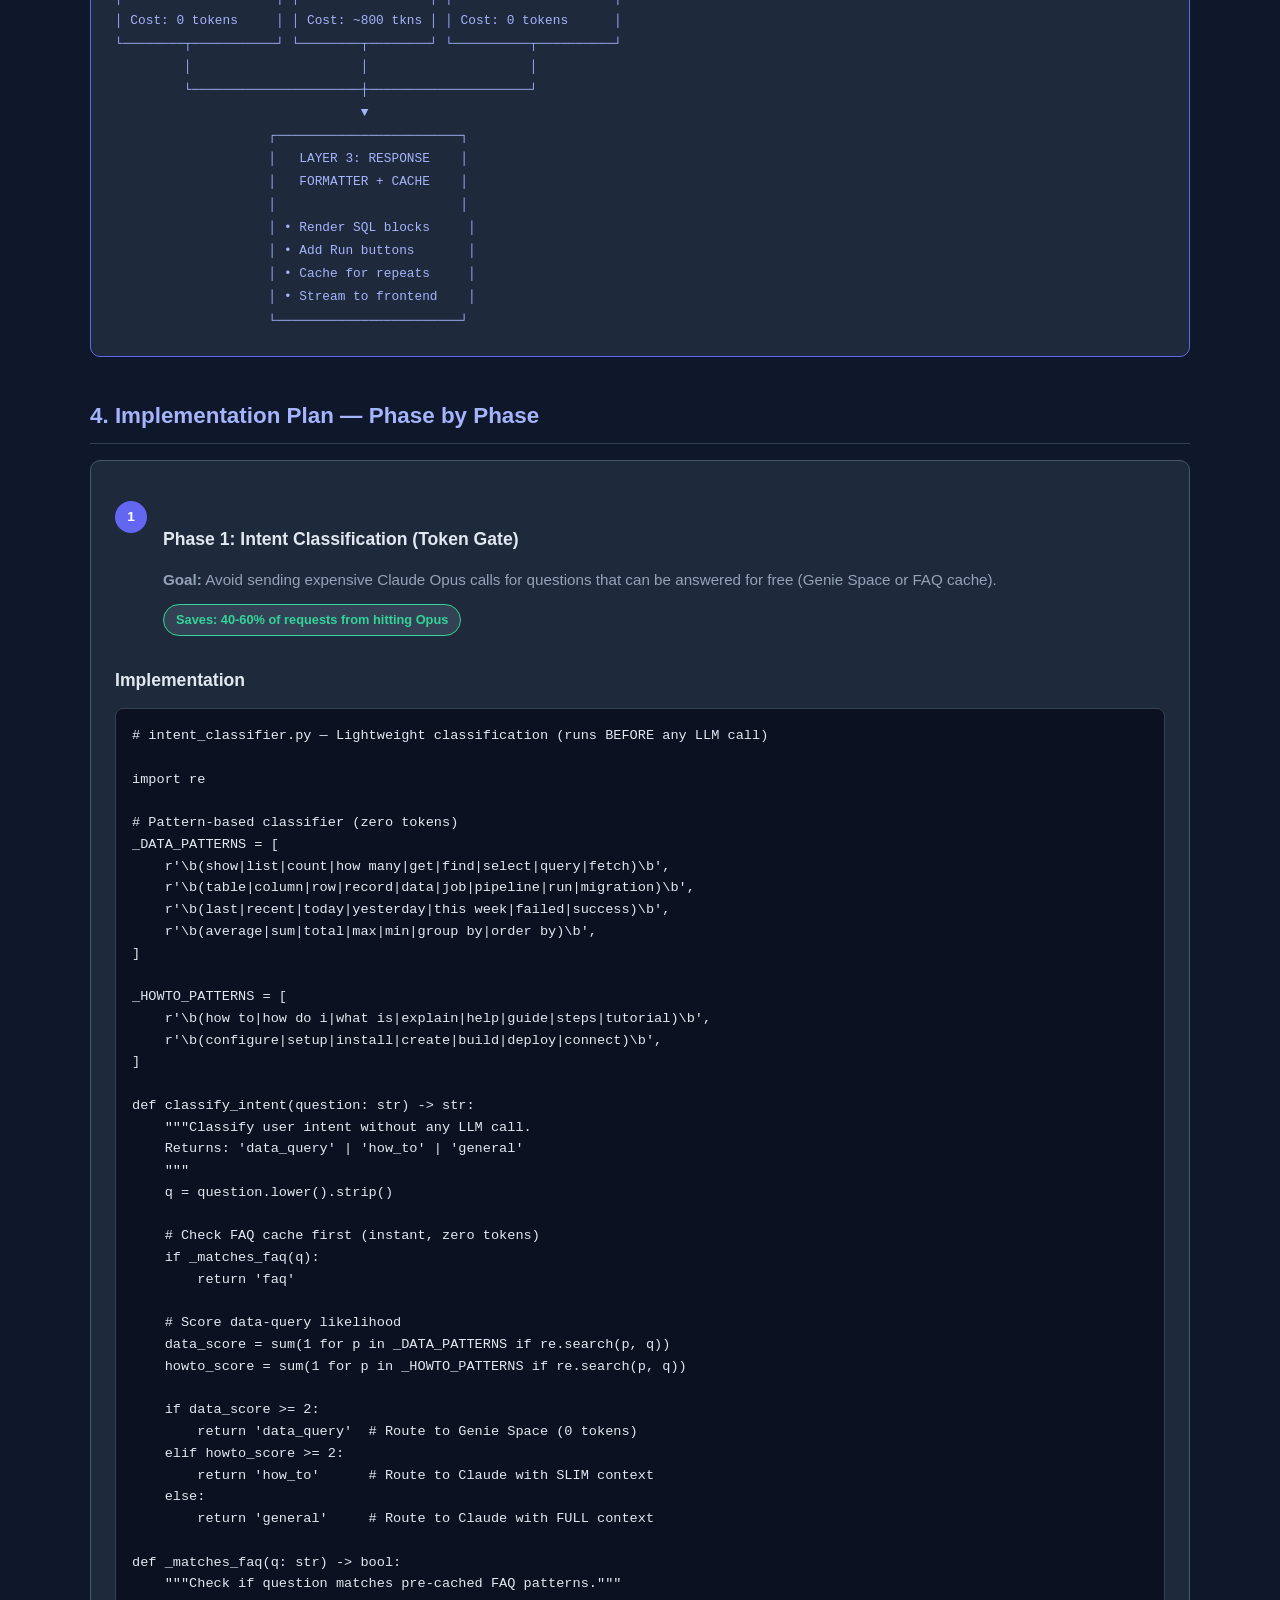
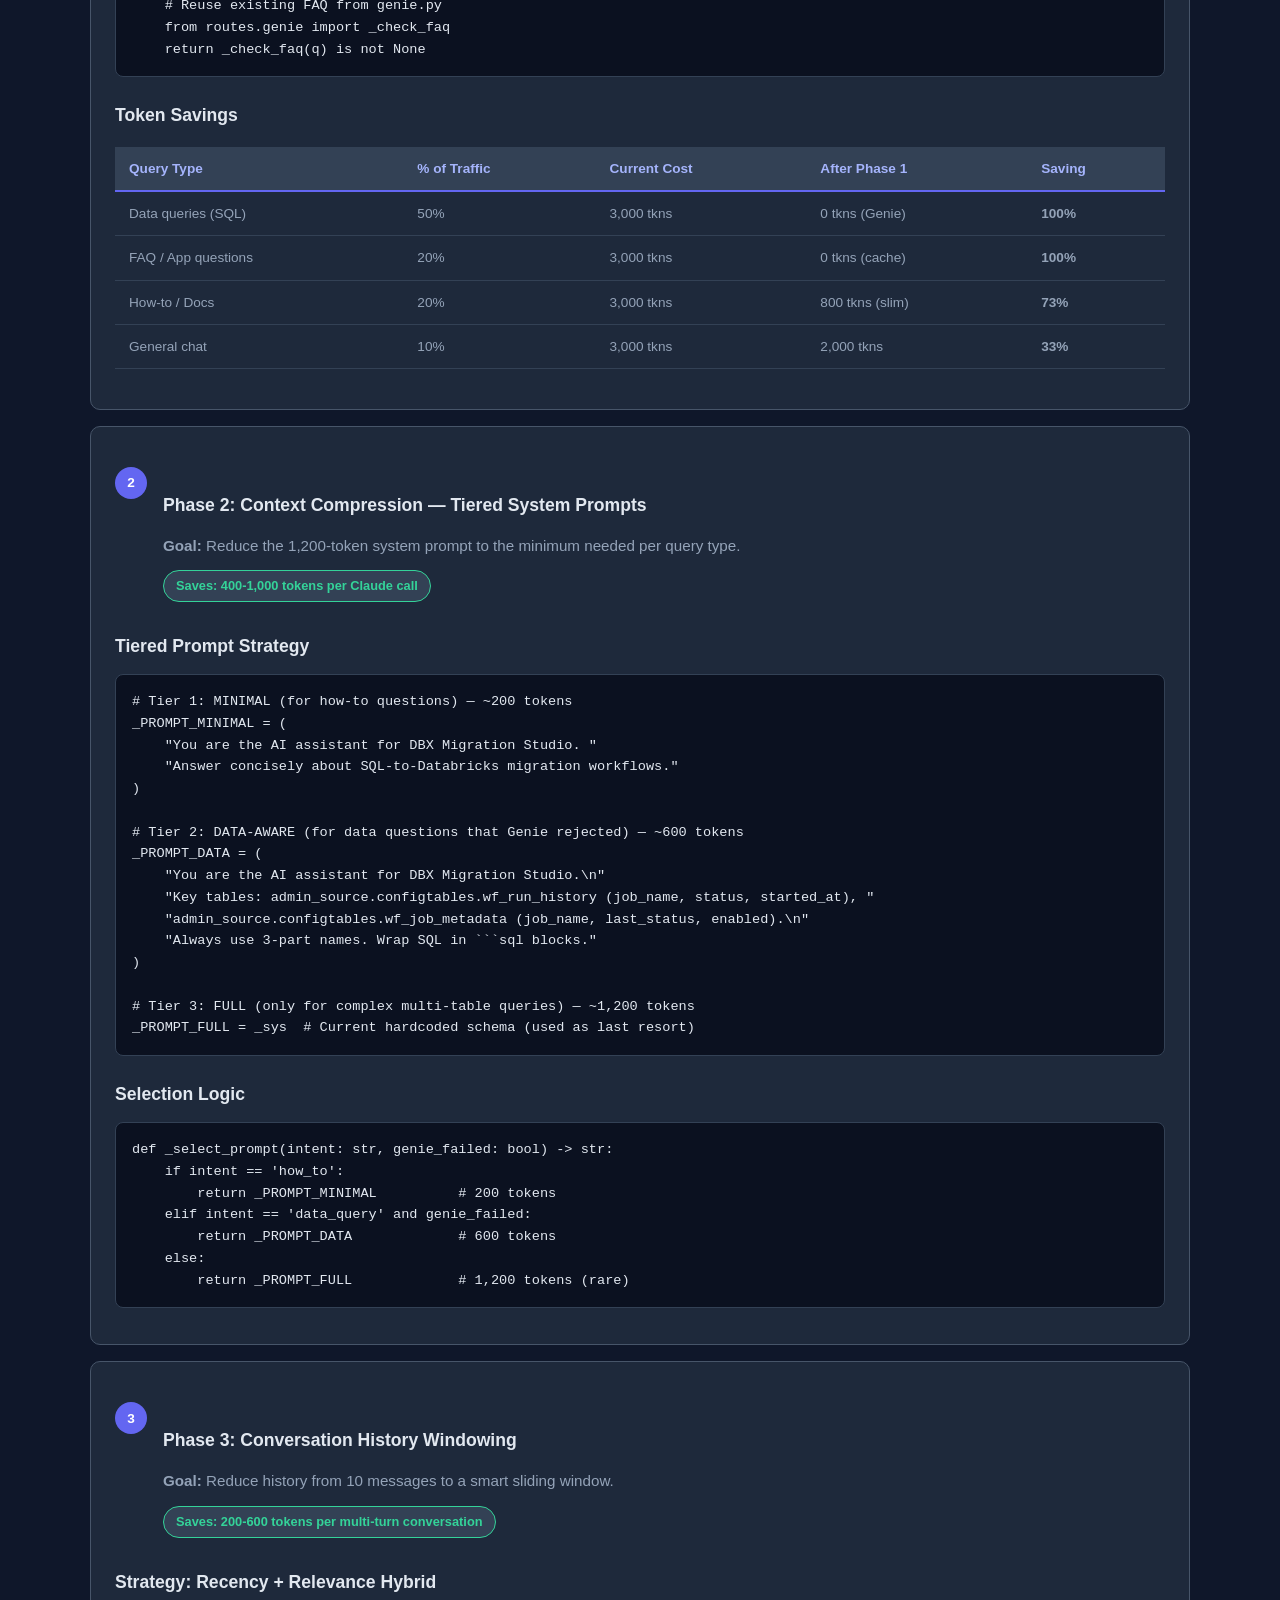
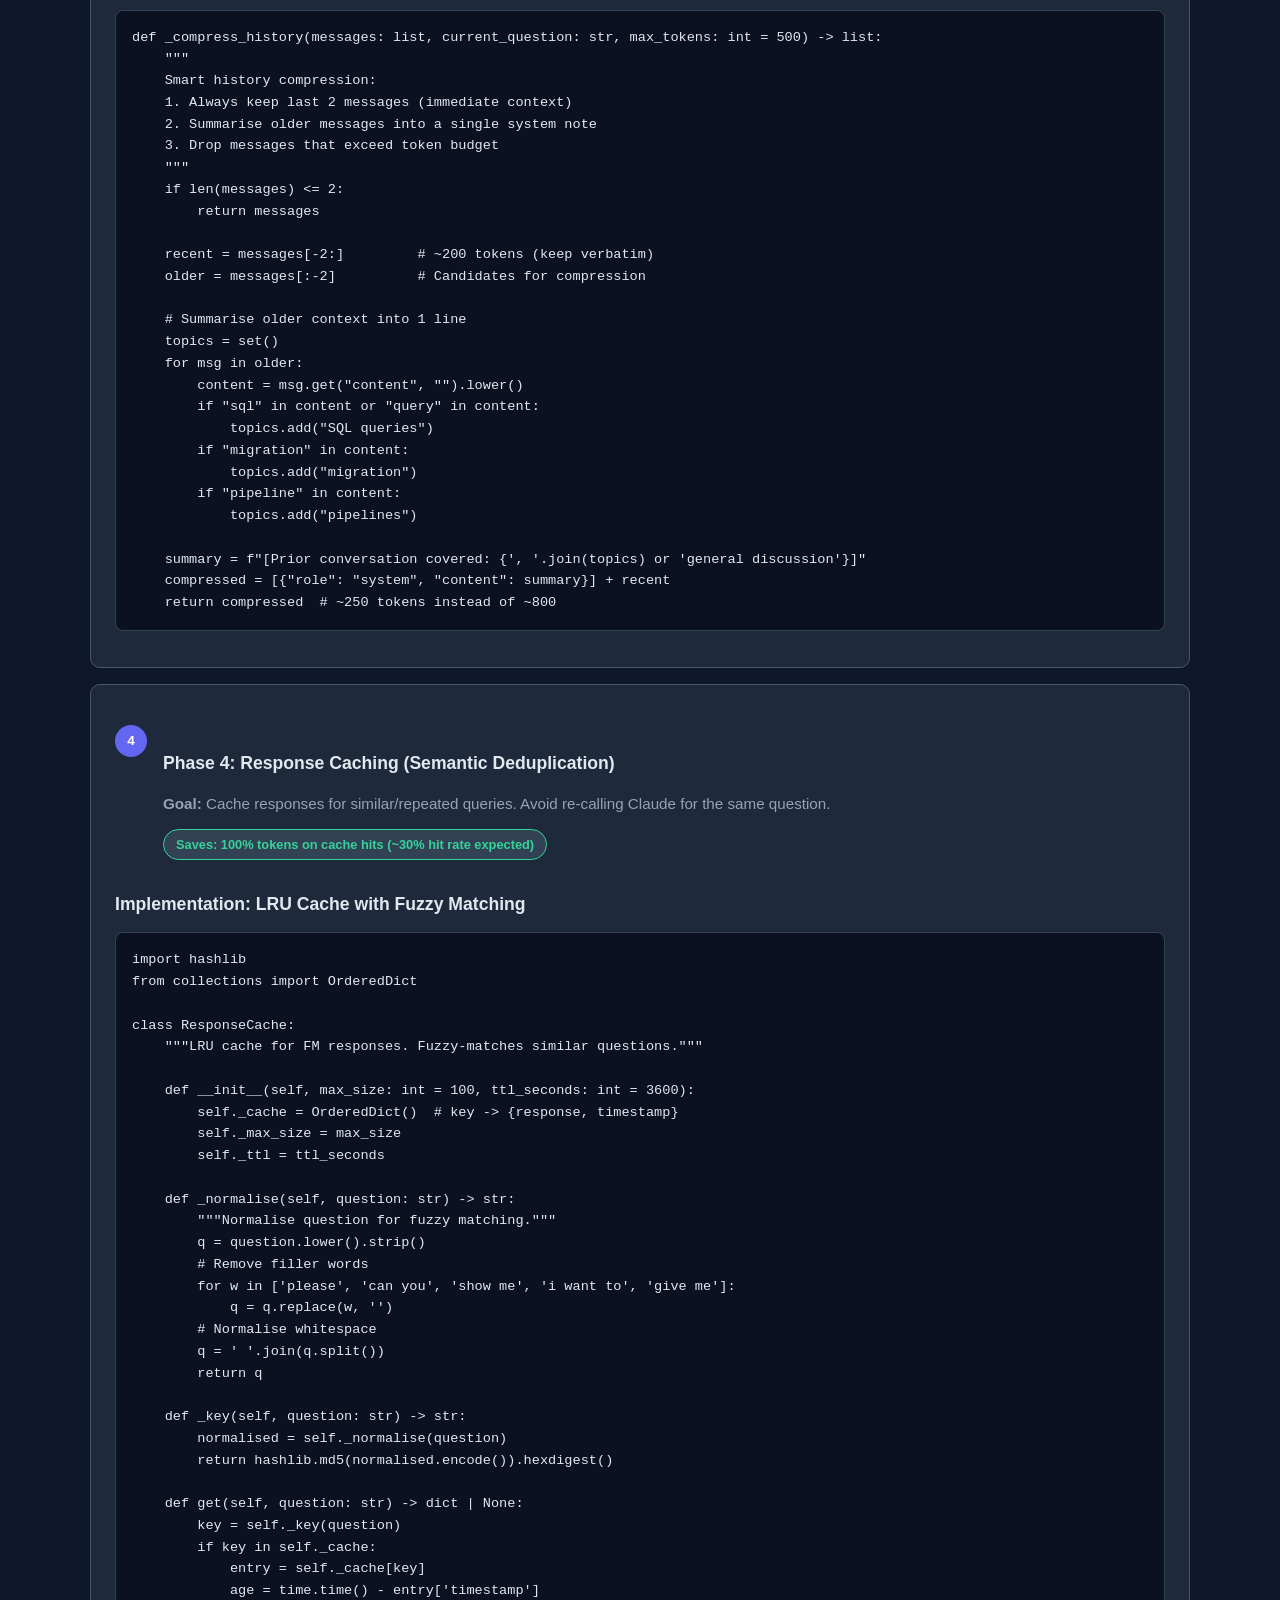
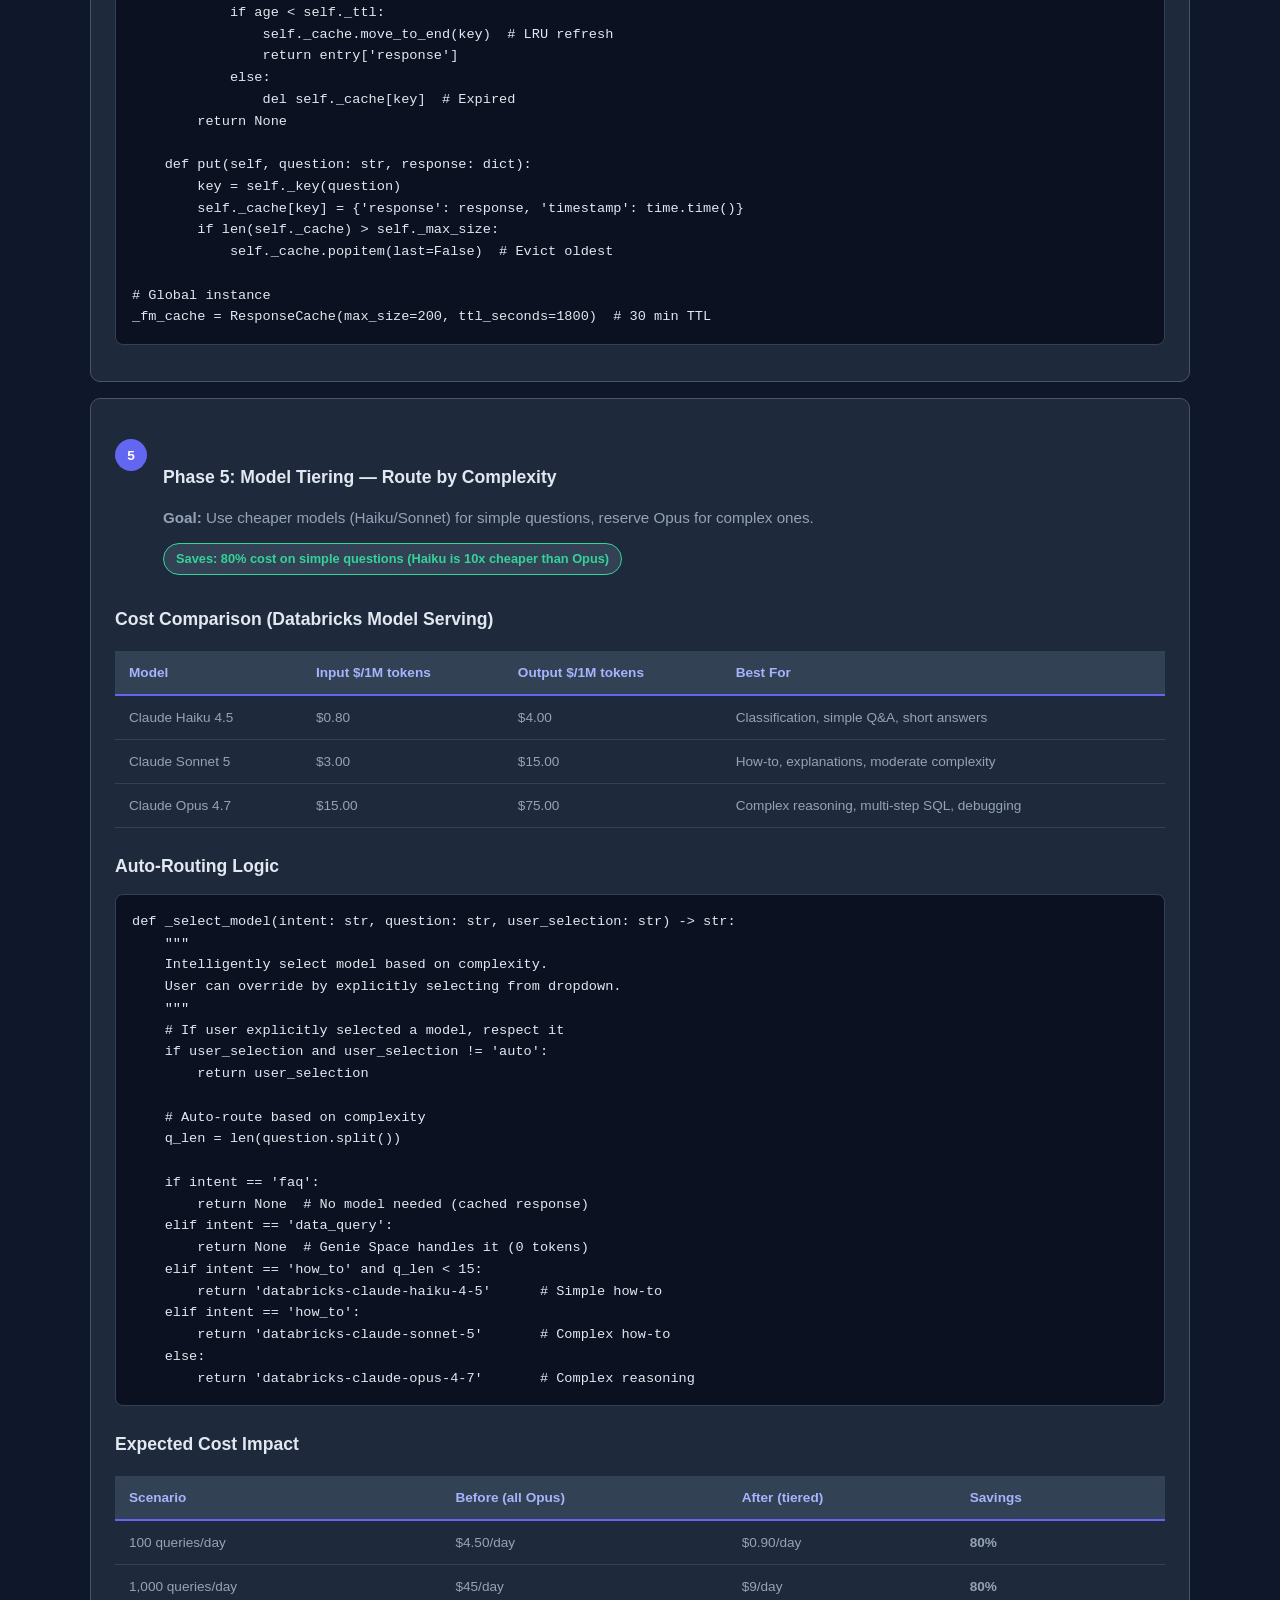
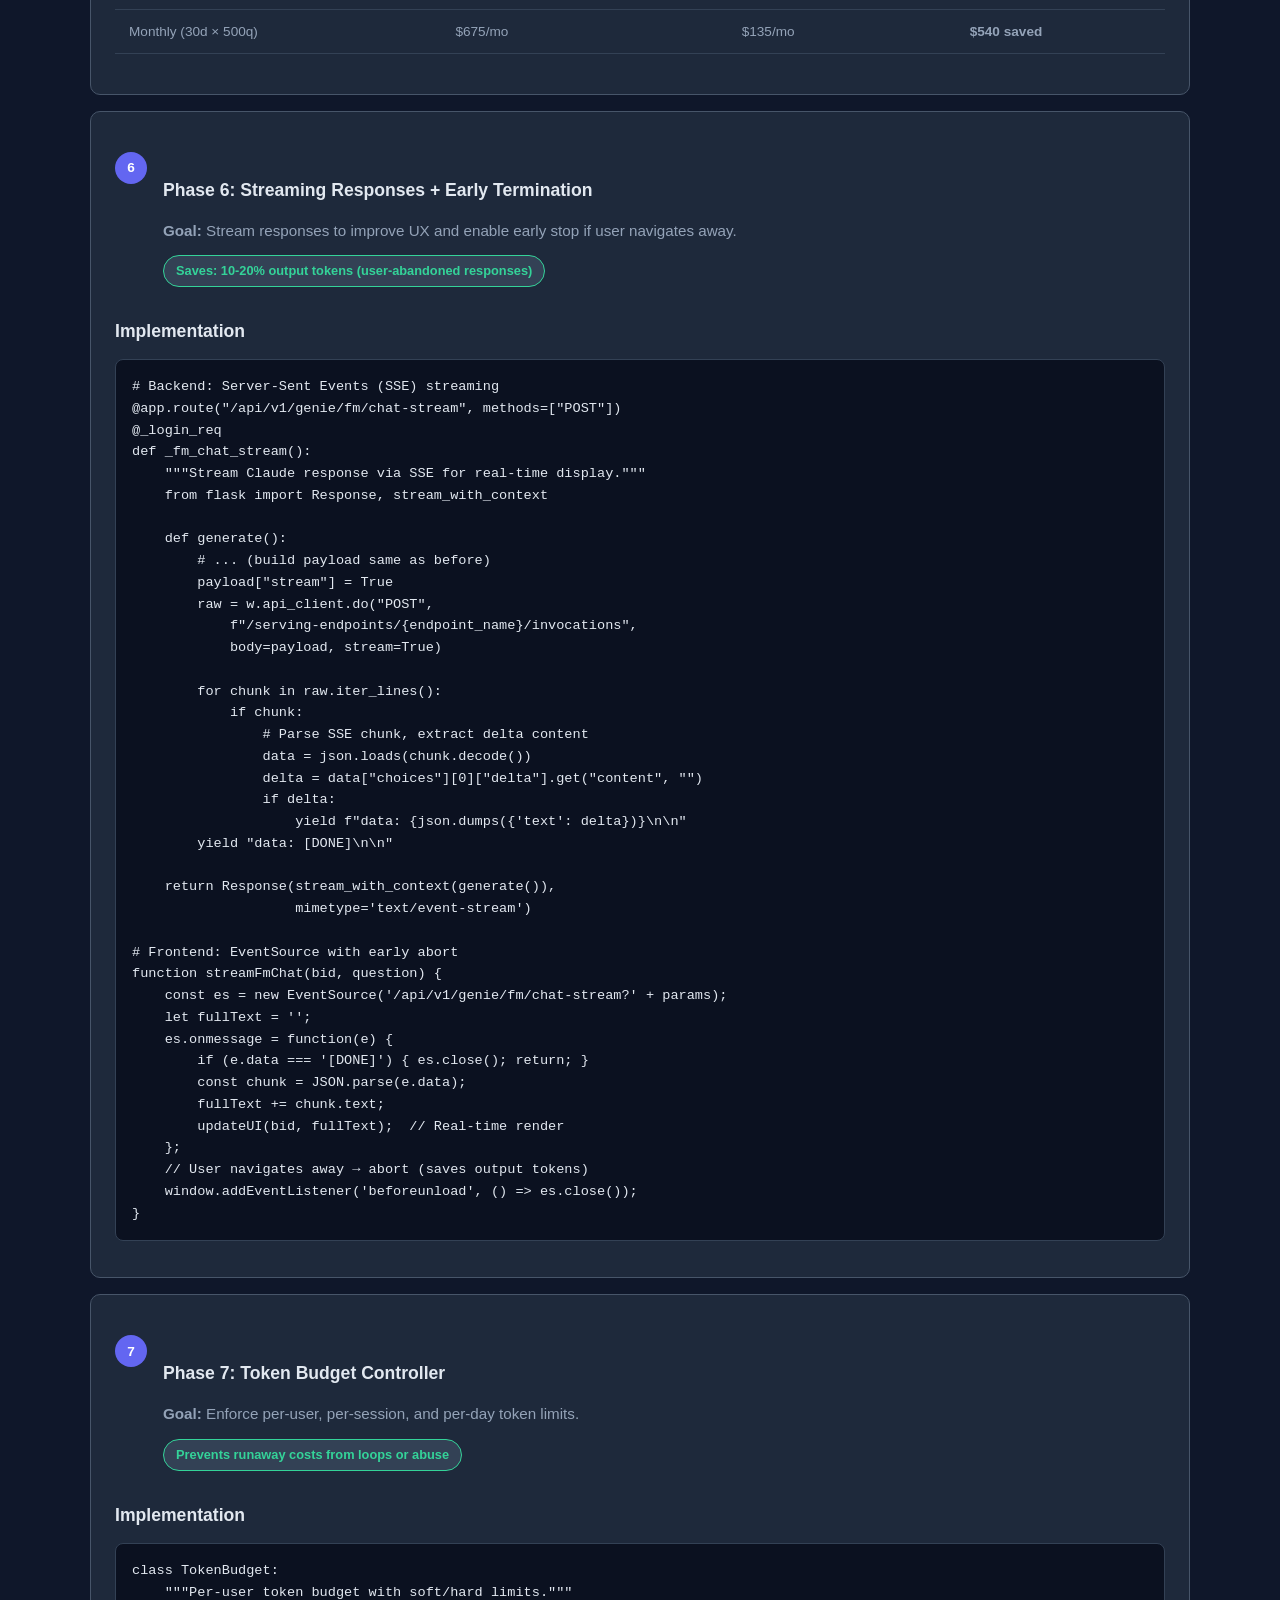
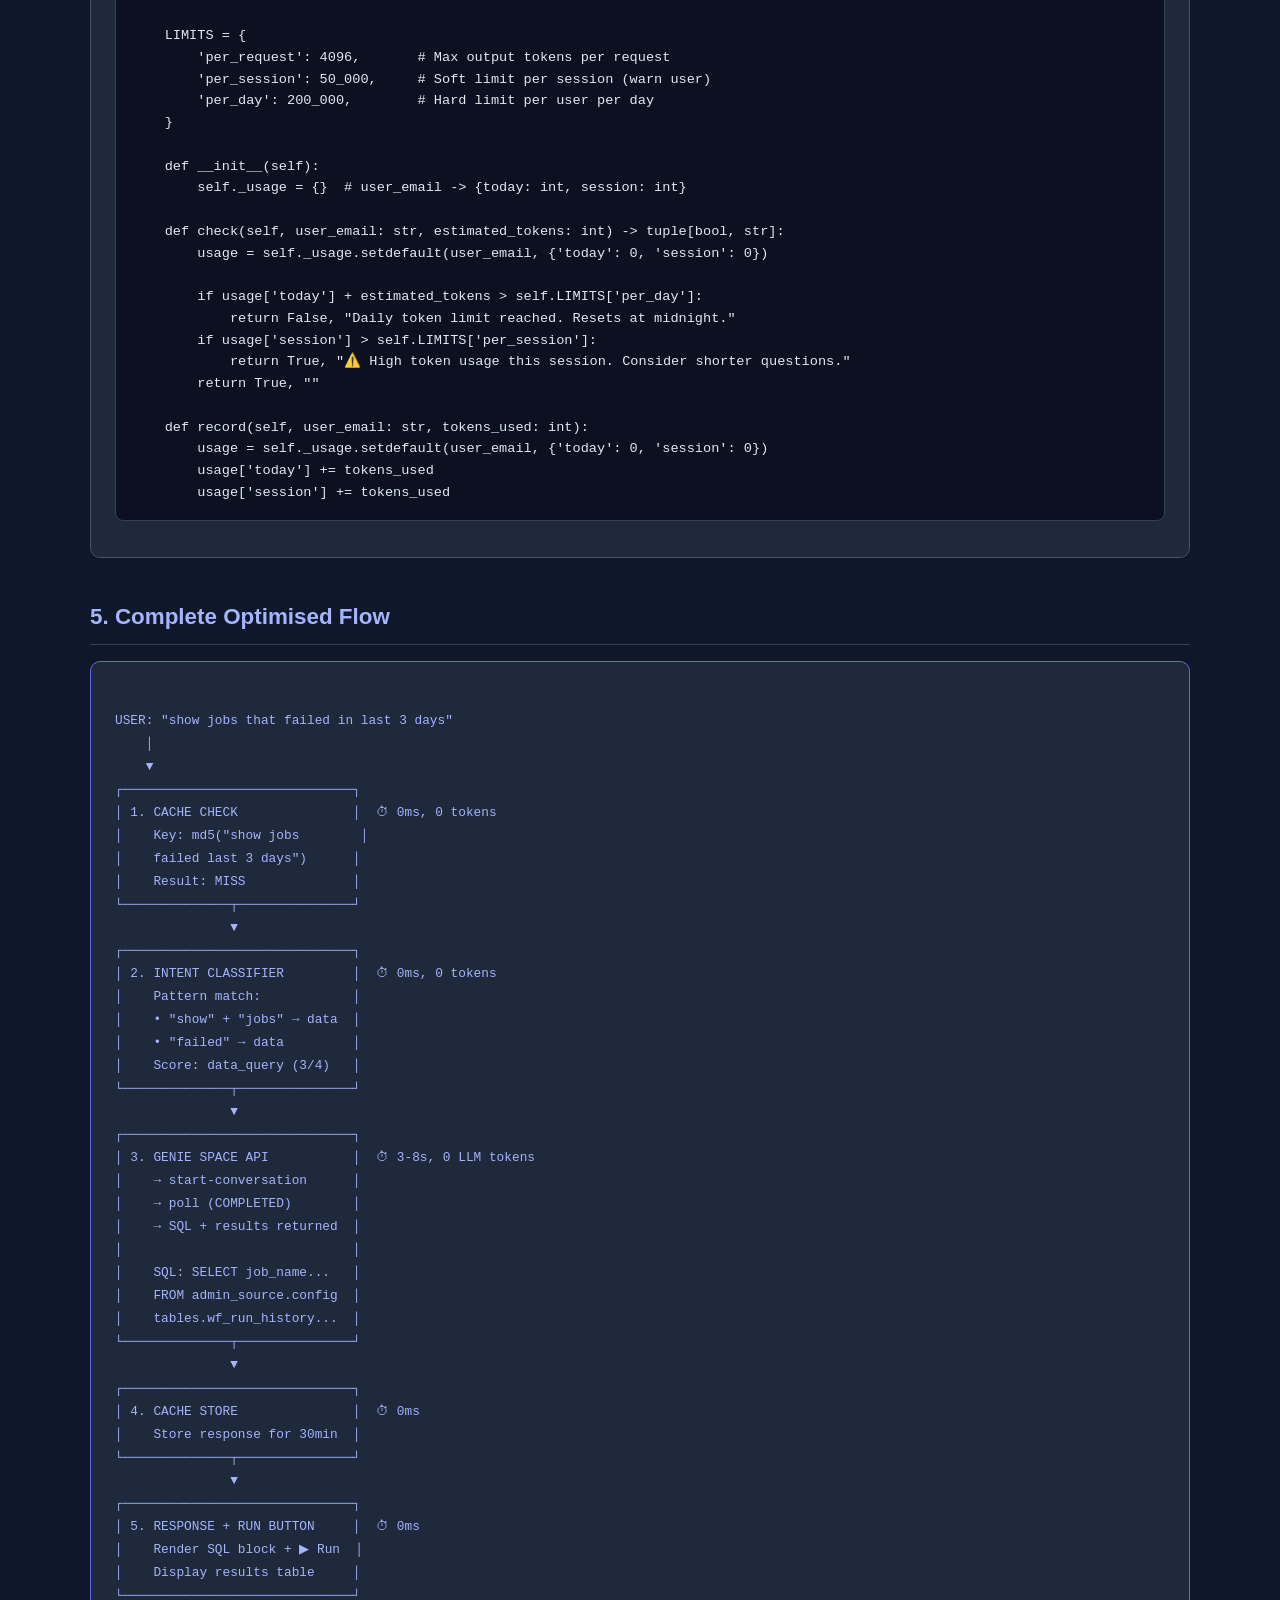
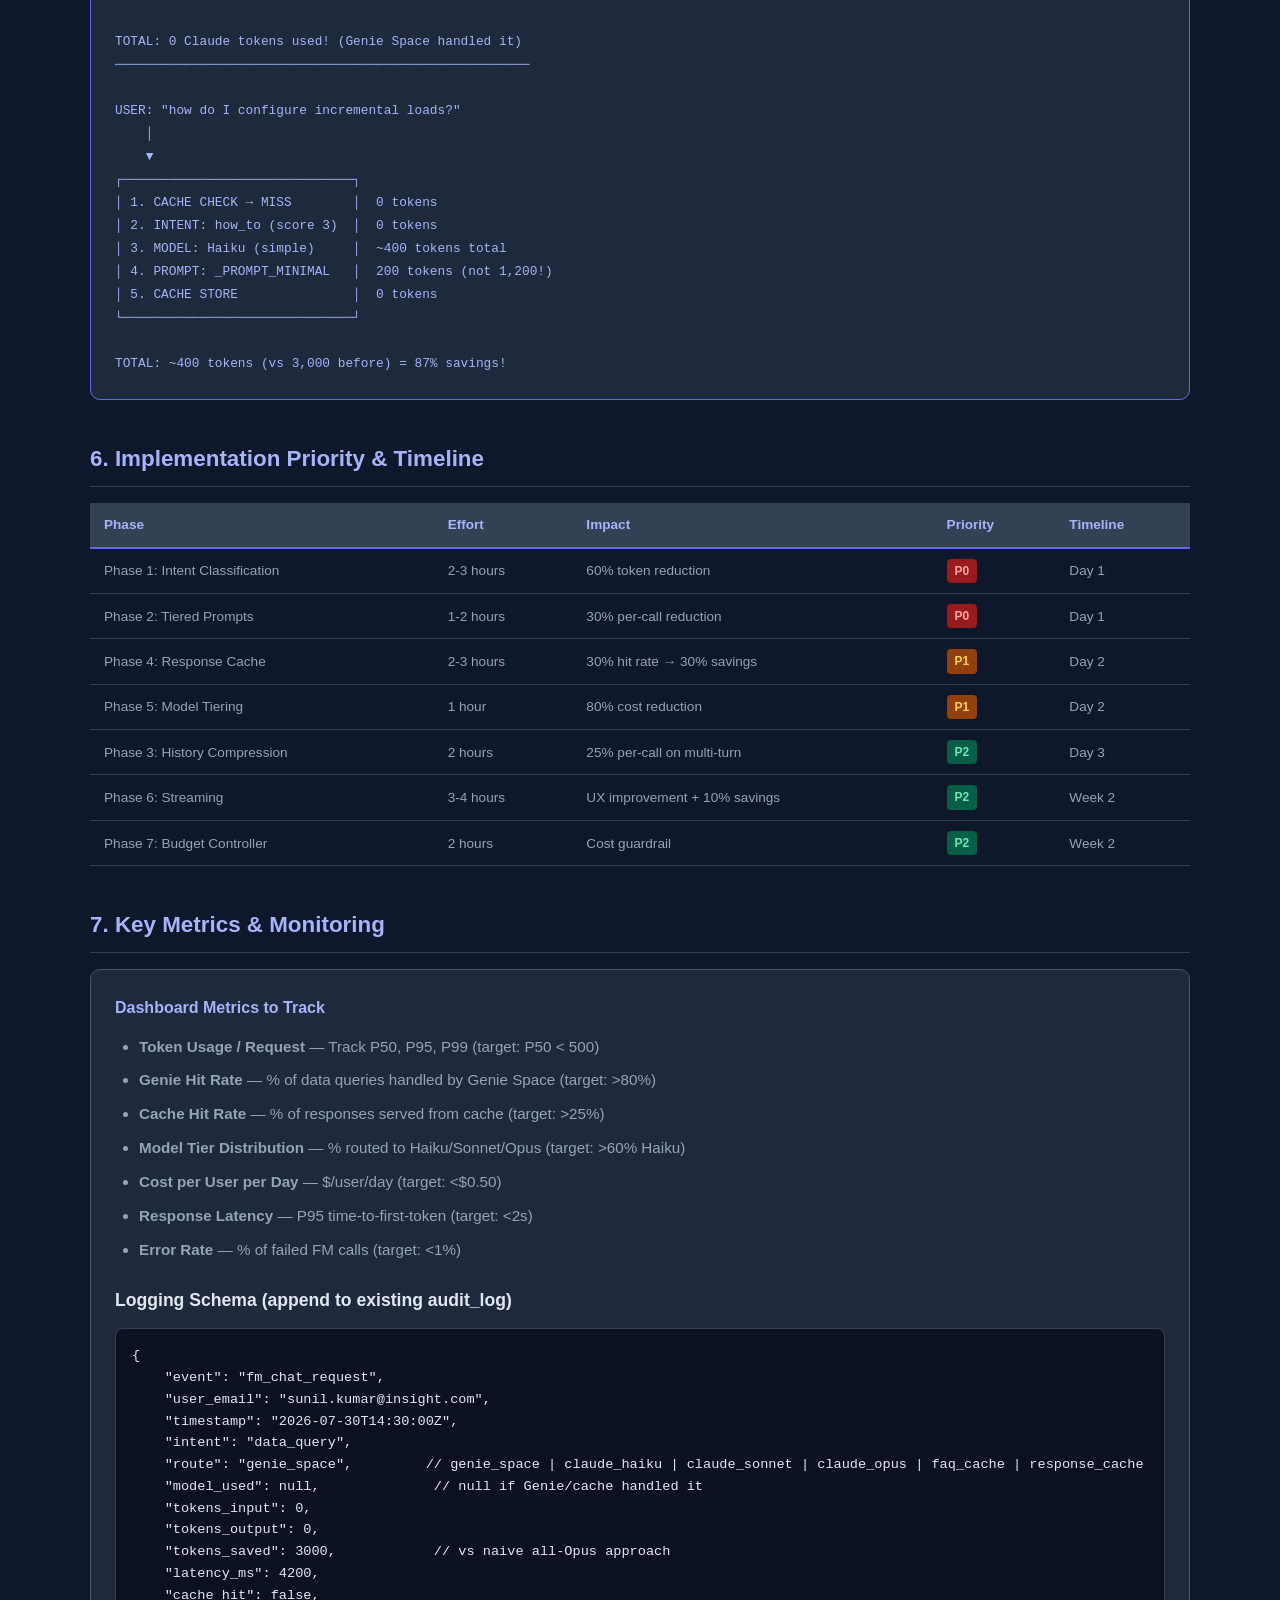
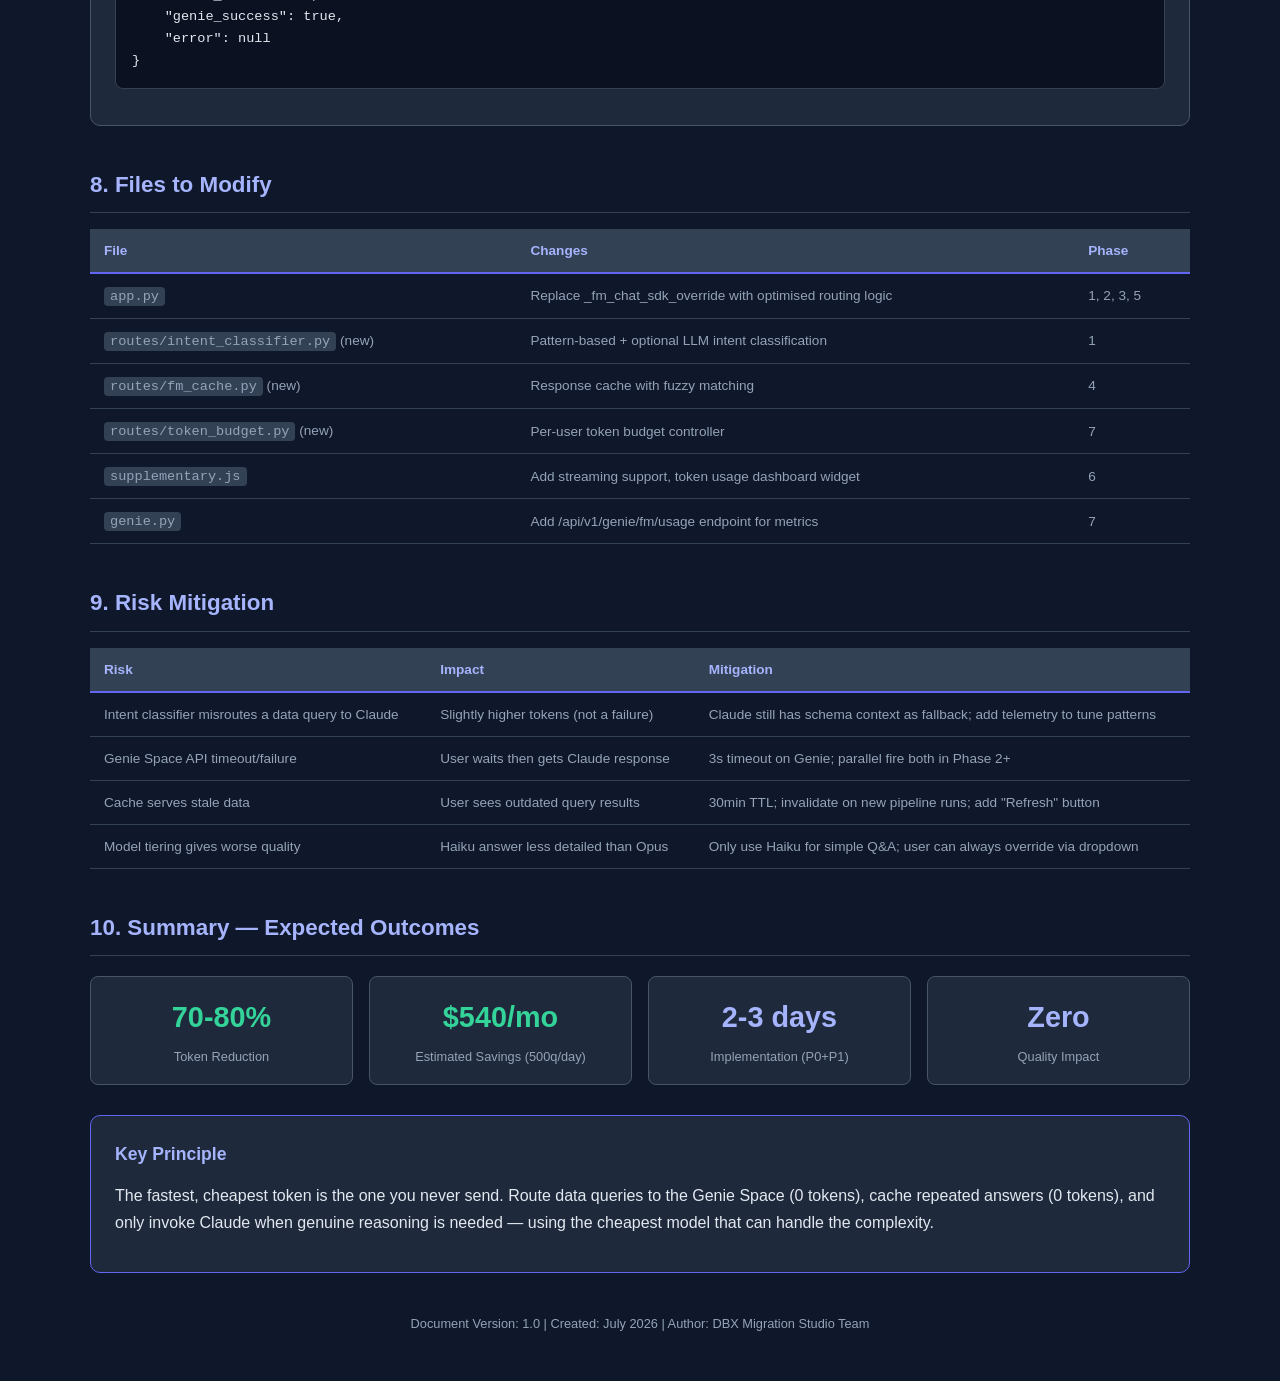
<file: migration_utility/static/tokenoptimisationdoc.html>
<!DOCTYPE html>
<html lang="en">
<head>
    <meta charset="UTF-8">
    <meta name="viewport" content="width=device-width, initial-scale=1.0">
    <title>Token Optimisation Architecture — DBX Migration Studio (Genie Chat + Claude)</title>
    <style>
        :root {
            --bg: #0F172A;
            --surface: #1E293B;
            --surface2: #334155;
            --accent: #6366F1;
            --accent-light: #A5B4FC;
            --text: #E2E8F0;
            --text-muted: #94A3B8;
            --success: #34D399;
            --warn: #F59E0B;
            --danger: #F87171;
            --border: #475569;
        }
        * { margin: 0; padding: 0; box-sizing: border-box; }
        body {
            font-family: 'Inter', -apple-system, BlinkMacSystemFont, sans-serif;
            background: var(--bg);
            color: var(--text);
            line-height: 1.7;
            padding: 40px 20px;
        }
        .container { max-width: 1100px; margin: 0 auto; }
        h1 {
            font-size: 2.2rem;
            background: linear-gradient(135deg, var(--accent-light), var(--accent));
            -webkit-background-clip: text;
            -webkit-text-fill-color: transparent;
            margin-bottom: 8px;
        }
        .subtitle { color: var(--text-muted); font-size: 1rem; margin-bottom: 40px; }
        h2 {
            font-size: 1.4rem;
            color: var(--accent-light);
            margin: 40px 0 16px;
            padding-bottom: 8px;
            border-bottom: 1px solid var(--surface2);
        }
        h3 { font-size: 1.1rem; color: var(--text); margin: 24px 0 12px; }
        p, li { color: var(--text-muted); font-size: 0.95rem; }
        p { margin-bottom: 12px; }
        ul, ol { padding-left: 24px; margin-bottom: 16px; }
        li { margin-bottom: 8px; }
        .card {
            background: var(--surface);
            border: 1px solid var(--border);
            border-radius: 10px;
            padding: 24px;
            margin: 16px 0;
        }
        .card-title {
            font-size: 1rem;
            font-weight: 700;
            color: var(--accent-light);
            margin-bottom: 12px;
        }
        .metric {
            display: inline-block;
            background: var(--surface2);
            padding: 4px 12px;
            border-radius: 20px;
            font-size: 0.8rem;
            font-weight: 600;
            margin-right: 8px;
            margin-bottom: 6px;
        }
        .metric.save { color: var(--success); border: 1px solid var(--success); }
        .metric.cost { color: var(--warn); border: 1px solid var(--warn); }
        .metric.risk { color: var(--danger); border: 1px solid var(--danger); }
        code {
            background: var(--surface2);
            padding: 2px 6px;
            border-radius: 4px;
            font-family: 'JetBrains Mono', monospace;
            font-size: 0.85rem;
        }
        pre {
            background: #0B1120;
            border: 1px solid var(--surface2);
            border-radius: 8px;
            padding: 16px;
            overflow-x: auto;
            font-size: 0.82rem;
            line-height: 1.6;
            margin: 12px 0;
        }
        pre code { background: none; padding: 0; }
        .arch-diagram {
            background: var(--surface);
            border: 1px solid var(--accent);
            border-radius: 10px;
            padding: 24px;
            font-family: monospace;
            font-size: 0.8rem;
            line-height: 1.8;
            color: var(--accent-light);
            overflow-x: auto;
            white-space: pre;
        }
        .phase {
            display: flex;
            align-items: flex-start;
            gap: 16px;
            margin: 16px 0;
        }
        .phase-num {
            flex-shrink: 0;
            width: 32px;
            height: 32px;
            background: var(--accent);
            color: white;
            border-radius: 50%;
            display: flex;
            align-items: center;
            justify-content: center;
            font-weight: 700;
            font-size: 0.85rem;
        }
        .phase-content { flex: 1; }
        table {
            width: 100%;
            border-collapse: collapse;
            margin: 16px 0;
            font-size: 0.85rem;
        }
        th {
            background: var(--surface2);
            color: var(--accent-light);
            padding: 10px 14px;
            text-align: left;
            border-bottom: 2px solid var(--accent);
        }
        td {
            padding: 10px 14px;
            border-bottom: 1px solid var(--surface2);
            color: var(--text-muted);
        }
        tr:hover td { background: var(--surface); }
        .tag {
            display: inline-block;
            padding: 2px 8px;
            border-radius: 4px;
            font-size: 0.75rem;
            font-weight: 600;
        }
        .tag-high { background: #991B1B; color: #FCA5A5; }
        .tag-medium { background: #92400E; color: #FCD34D; }
        .tag-low { background: #065F46; color: #6EE7B7; }
        .summary-grid {
            display: grid;
            grid-template-columns: repeat(auto-fit, minmax(200px, 1fr));
            gap: 16px;
            margin: 20px 0;
        }
        .summary-card {
            background: var(--surface);
            border: 1px solid var(--border);
            border-radius: 8px;
            padding: 16px;
            text-align: center;
        }
        .summary-card .value {
            font-size: 1.8rem;
            font-weight: 700;
            color: var(--success);
        }
        .summary-card .label {
            font-size: 0.8rem;
            color: var(--text-muted);
            margin-top: 4px;
        }
    </style>
</head>
<body>
<div class="container">

<h1>Token Optimisation Architecture</h1>
<p class="subtitle">DBX Migration Studio — Genie Chat + Claude FM Endpoint Integration</p>

<!-- ═══════════════════════════════════════════════════════════════════ -->
<h2>1. Executive Summary</h2>

<p>This document outlines a comprehensive architecture to <strong>minimise token consumption</strong> when routing user queries through Claude (via Databricks Model Serving) in the Genie Chat panel of DBX Migration Studio. The goal is to deliver Playground-quality responses while reducing cost by <strong>60-80%</strong>.</p>

<div class="summary-grid">
    <div class="summary-card">
        <div class="value">~70%</div>
        <div class="label">Token Reduction Target</div>
    </div>
    <div class="summary-card">
        <div class="value">3-Layer</div>
        <div class="label">Routing Architecture</div>
    </div>
    <div class="summary-card">
        <div class="value">&lt;2s</div>
        <div class="label">P95 Response Latency</div>
    </div>
    <div class="summary-card">
        <div class="value">Zero</div>
        <div class="label">Quality Degradation</div>
    </div>
</div>

<!-- ═══════════════════════════════════════════════════════════════════ -->
<h2>2. Current State Analysis</h2>

<div class="card">
    <div class="card-title">Current Token Usage per FM Chat Request</div>
    <table>
        <tr><th>Component</th><th>Tokens (approx)</th><th>% of Total</th><th>Optimisable?</th></tr>
        <tr><td>System Prompt (hardcoded schema)</td><td>~1,200</td><td>40%</td><td><span class="tag tag-high">HIGH</span></td></tr>
        <tr><td>Conversation History (last 10 msgs)</td><td>~800</td><td>27%</td><td><span class="tag tag-medium">MEDIUM</span></td></tr>
        <tr><td>User Message</td><td>~50</td><td>2%</td><td><span class="tag tag-low">LOW</span></td></tr>
        <tr><td>Output (Claude response)</td><td>~900</td><td>31%</td><td><span class="tag tag-medium">MEDIUM</span></td></tr>
        <tr><td><strong>Total per request</strong></td><td><strong>~3,000</strong></td><td><strong>100%</strong></td><td></td></tr>
    </table>
    <p><span class="metric cost">Cost: ~$0.045/request (Opus)</span> <span class="metric cost">$0.009/request (Haiku)</span></p>
</div>

<!-- ═══════════════════════════════════════════════════════════════════ -->
<h2>3. Target Architecture — 3-Layer Intelligent Routing</h2>

<div class="arch-diagram">
┌─────────────────────────────────────────────────────────────────────┐
│                     USER QUESTION (Genie Chat)                       │
└───────────────────────────────┬─────────────────────────────────────┘
                                │
                    ┌───────────▼───────────┐
                    │   LAYER 1: CLASSIFIER  │  (~50 tokens, Haiku)
                    │   ┌─────────────────┐  │
                    │   │ data_query?      │  │
                    │   │ how_to?          │  │
                    │   │ general_chat?    │  │
                    │   └────────┬────────┘  │
                    └────────────┼────────────┘
             ┌───────────────────┼───────────────────┐
             ▼                   ▼                   ▼
┌────────────────────┐ ┌─────────────────┐ ┌─────────────────────┐
│ LAYER 2A: GENIE    │ │ LAYER 2B: CLAUDE│ │ LAYER 2C: FAQ CACHE │
│ SPACE API          │ │ (Slim Context)  │ │ (Zero Tokens)       │
│                    │ │                 │ │                     │
│ • SQL generation   │ │ • How-to answers│ │ • Instant response  │
│ • Table detection  │ │ • Explanations  │ │ • No API call       │
│ • Query execution  │ │ • Migration help│ │ • Pattern match     │
│                    │ │                 │ │                     │
│ Cost: 0 tokens     │ │ Cost: ~800 tkns │ │ Cost: 0 tokens      │
└────────┬───────────┘ └────────┬────────┘ └──────────┬──────────┘
         │                      │                     │
         └──────────────────────┼─────────────────────┘
                                ▼
                    ┌────────────────────────┐
                    │   LAYER 3: RESPONSE    │
                    │   FORMATTER + CACHE    │
                    │                        │
                    │ • Render SQL blocks     │
                    │ • Add Run buttons       │
                    │ • Cache for repeats     │
                    │ • Stream to frontend    │
                    └────────────────────────┘
</div>

<!-- ═══════════════════════════════════════════════════════════════════ -->
<h2>4. Implementation Plan — Phase by Phase</h2>

<!-- Phase 1 -->
<div class="card">
    <div class="phase">
        <div class="phase-num">1</div>
        <div class="phase-content">
            <h3>Phase 1: Intent Classification (Token Gate)</h3>
            <p><strong>Goal:</strong> Avoid sending expensive Claude Opus calls for questions that can be answered for free (Genie Space or FAQ cache).</p>
            <span class="metric save">Saves: 40-60% of requests from hitting Opus</span>
        </div>
    </div>

    <h3>Implementation</h3>
    <pre><code># intent_classifier.py — Lightweight classification (runs BEFORE any LLM call)

import re

# Pattern-based classifier (zero tokens)
_DATA_PATTERNS = [
    r'\b(show|list|count|how many|get|find|select|query|fetch)\b',
    r'\b(table|column|row|record|data|job|pipeline|run|migration)\b',
    r'\b(last|recent|today|yesterday|this week|failed|success)\b',
    r'\b(average|sum|total|max|min|group by|order by)\b',
]

_HOWTO_PATTERNS = [
    r'\b(how to|how do i|what is|explain|help|guide|steps|tutorial)\b',
    r'\b(configure|setup|install|create|build|deploy|connect)\b',
]

def classify_intent(question: str) -> str:
    """Classify user intent without any LLM call.
    Returns: 'data_query' | 'how_to' | 'general'
    """
    q = question.lower().strip()

    # Check FAQ cache first (instant, zero tokens)
    if _matches_faq(q):
        return 'faq'

    # Score data-query likelihood
    data_score = sum(1 for p in _DATA_PATTERNS if re.search(p, q))
    howto_score = sum(1 for p in _HOWTO_PATTERNS if re.search(p, q))

    if data_score >= 2:
        return 'data_query'  # Route to Genie Space (0 tokens)
    elif howto_score >= 2:
        return 'how_to'      # Route to Claude with SLIM context
    else:
        return 'general'     # Route to Claude with FULL context

def _matches_faq(q: str) -> bool:
    """Check if question matches pre-cached FAQ patterns."""
    # Reuse existing FAQ from genie.py
    from routes.genie import _check_faq
    return _check_faq(q) is not None</code></pre>

    <h3>Token Savings</h3>
    <table>
        <tr><th>Query Type</th><th>% of Traffic</th><th>Current Cost</th><th>After Phase 1</th><th>Saving</th></tr>
        <tr><td>Data queries (SQL)</td><td>50%</td><td>3,000 tkns</td><td>0 tkns (Genie)</td><td><strong>100%</strong></td></tr>
        <tr><td>FAQ / App questions</td><td>20%</td><td>3,000 tkns</td><td>0 tkns (cache)</td><td><strong>100%</strong></td></tr>
        <tr><td>How-to / Docs</td><td>20%</td><td>3,000 tkns</td><td>800 tkns (slim)</td><td><strong>73%</strong></td></tr>
        <tr><td>General chat</td><td>10%</td><td>3,000 tkns</td><td>2,000 tkns</td><td><strong>33%</strong></td></tr>
    </table>
</div>

<!-- Phase 2 -->
<div class="card">
    <div class="phase">
        <div class="phase-num">2</div>
        <div class="phase-content">
            <h3>Phase 2: Context Compression — Tiered System Prompts</h3>
            <p><strong>Goal:</strong> Reduce the 1,200-token system prompt to the minimum needed per query type.</p>
            <span class="metric save">Saves: 400-1,000 tokens per Claude call</span>
        </div>
    </div>

    <h3>Tiered Prompt Strategy</h3>
    <pre><code># Tier 1: MINIMAL (for how-to questions) — ~200 tokens
_PROMPT_MINIMAL = (
    "You are the AI assistant for DBX Migration Studio. "
    "Answer concisely about SQL-to-Databricks migration workflows."
)

# Tier 2: DATA-AWARE (for data questions that Genie rejected) — ~600 tokens
_PROMPT_DATA = (
    "You are the AI assistant for DBX Migration Studio.\n"
    "Key tables: admin_source.configtables.wf_run_history (job_name, status, started_at), "
    "admin_source.configtables.wf_job_metadata (job_name, last_status, enabled).\n"
    "Always use 3-part names. Wrap SQL in ```sql blocks."
)

# Tier 3: FULL (only for complex multi-table queries) — ~1,200 tokens
_PROMPT_FULL = _sys  # Current hardcoded schema (used as last resort)</code></pre>

    <h3>Selection Logic</h3>
    <pre><code>def _select_prompt(intent: str, genie_failed: bool) -> str:
    if intent == 'how_to':
        return _PROMPT_MINIMAL          # 200 tokens
    elif intent == 'data_query' and genie_failed:
        return _PROMPT_DATA             # 600 tokens
    else:
        return _PROMPT_FULL             # 1,200 tokens (rare)</code></pre>
</div>

<!-- Phase 3 -->
<div class="card">
    <div class="phase">
        <div class="phase-num">3</div>
        <div class="phase-content">
            <h3>Phase 3: Conversation History Windowing</h3>
            <p><strong>Goal:</strong> Reduce history from 10 messages to a smart sliding window.</p>
            <span class="metric save">Saves: 200-600 tokens per multi-turn conversation</span>
        </div>
    </div>

    <h3>Strategy: Recency + Relevance Hybrid</h3>
    <pre><code>def _compress_history(messages: list, current_question: str, max_tokens: int = 500) -> list:
    """
    Smart history compression:
    1. Always keep last 2 messages (immediate context)
    2. Summarise older messages into a single system note
    3. Drop messages that exceed token budget
    """
    if len(messages) <= 2:
        return messages

    recent = messages[-2:]         # ~200 tokens (keep verbatim)
    older = messages[:-2]          # Candidates for compression

    # Summarise older context into 1 line
    topics = set()
    for msg in older:
        content = msg.get("content", "").lower()
        if "sql" in content or "query" in content:
            topics.add("SQL queries")
        if "migration" in content:
            topics.add("migration")
        if "pipeline" in content:
            topics.add("pipelines")

    summary = f"[Prior conversation covered: {', '.join(topics) or 'general discussion'}]"
    compressed = [{"role": "system", "content": summary}] + recent
    return compressed  # ~250 tokens instead of ~800</code></pre>
</div>

<!-- Phase 4 -->
<div class="card">
    <div class="phase">
        <div class="phase-num">4</div>
        <div class="phase-content">
            <h3>Phase 4: Response Caching (Semantic Deduplication)</h3>
            <p><strong>Goal:</strong> Cache responses for similar/repeated queries. Avoid re-calling Claude for the same question.</p>
            <span class="metric save">Saves: 100% tokens on cache hits (~30% hit rate expected)</span>
        </div>
    </div>

    <h3>Implementation: LRU Cache with Fuzzy Matching</h3>
    <pre><code>import hashlib
from collections import OrderedDict

class ResponseCache:
    """LRU cache for FM responses. Fuzzy-matches similar questions."""

    def __init__(self, max_size: int = 100, ttl_seconds: int = 3600):
        self._cache = OrderedDict()  # key -> {response, timestamp}
        self._max_size = max_size
        self._ttl = ttl_seconds

    def _normalise(self, question: str) -> str:
        """Normalise question for fuzzy matching."""
        q = question.lower().strip()
        # Remove filler words
        for w in ['please', 'can you', 'show me', 'i want to', 'give me']:
            q = q.replace(w, '')
        # Normalise whitespace
        q = ' '.join(q.split())
        return q

    def _key(self, question: str) -> str:
        normalised = self._normalise(question)
        return hashlib.md5(normalised.encode()).hexdigest()

    def get(self, question: str) -> dict | None:
        key = self._key(question)
        if key in self._cache:
            entry = self._cache[key]
            age = time.time() - entry['timestamp']
            if age < self._ttl:
                self._cache.move_to_end(key)  # LRU refresh
                return entry['response']
            else:
                del self._cache[key]  # Expired
        return None

    def put(self, question: str, response: dict):
        key = self._key(question)
        self._cache[key] = {'response': response, 'timestamp': time.time()}
        if len(self._cache) > self._max_size:
            self._cache.popitem(last=False)  # Evict oldest

# Global instance
_fm_cache = ResponseCache(max_size=200, ttl_seconds=1800)  # 30 min TTL</code></pre>
</div>

<!-- Phase 5 -->
<div class="card">
    <div class="phase">
        <div class="phase-num">5</div>
        <div class="phase-content">
            <h3>Phase 5: Model Tiering — Route by Complexity</h3>
            <p><strong>Goal:</strong> Use cheaper models (Haiku/Sonnet) for simple questions, reserve Opus for complex ones.</p>
            <span class="metric save">Saves: 80% cost on simple questions (Haiku is 10x cheaper than Opus)</span>
        </div>
    </div>

    <h3>Cost Comparison (Databricks Model Serving)</h3>
    <table>
        <tr><th>Model</th><th>Input $/1M tokens</th><th>Output $/1M tokens</th><th>Best For</th></tr>
        <tr><td>Claude Haiku 4.5</td><td>$0.80</td><td>$4.00</td><td>Classification, simple Q&A, short answers</td></tr>
        <tr><td>Claude Sonnet 5</td><td>$3.00</td><td>$15.00</td><td>How-to, explanations, moderate complexity</td></tr>
        <tr><td>Claude Opus 4.7</td><td>$15.00</td><td>$75.00</td><td>Complex reasoning, multi-step SQL, debugging</td></tr>
    </table>

    <h3>Auto-Routing Logic</h3>
    <pre><code>def _select_model(intent: str, question: str, user_selection: str) -> str:
    """
    Intelligently select model based on complexity.
    User can override by explicitly selecting from dropdown.
    """
    # If user explicitly selected a model, respect it
    if user_selection and user_selection != 'auto':
        return user_selection

    # Auto-route based on complexity
    q_len = len(question.split())

    if intent == 'faq':
        return None  # No model needed (cached response)
    elif intent == 'data_query':
        return None  # Genie Space handles it (0 tokens)
    elif intent == 'how_to' and q_len < 15:
        return 'databricks-claude-haiku-4-5'      # Simple how-to
    elif intent == 'how_to':
        return 'databricks-claude-sonnet-5'       # Complex how-to
    else:
        return 'databricks-claude-opus-4-7'       # Complex reasoning</code></pre>

    <h3>Expected Cost Impact</h3>
    <table>
        <tr><th>Scenario</th><th>Before (all Opus)</th><th>After (tiered)</th><th>Savings</th></tr>
        <tr><td>100 queries/day</td><td>$4.50/day</td><td>$0.90/day</td><td><strong>80%</strong></td></tr>
        <tr><td>1,000 queries/day</td><td>$45/day</td><td>$9/day</td><td><strong>80%</strong></td></tr>
        <tr><td>Monthly (30d × 500q)</td><td>$675/mo</td><td>$135/mo</td><td><strong>$540 saved</strong></td></tr>
    </table>
</div>

<!-- Phase 6 -->
<div class="card">
    <div class="phase">
        <div class="phase-num">6</div>
        <div class="phase-content">
            <h3>Phase 6: Streaming Responses + Early Termination</h3>
            <p><strong>Goal:</strong> Stream responses to improve UX and enable early stop if user navigates away.</p>
            <span class="metric save">Saves: 10-20% output tokens (user-abandoned responses)</span>
        </div>
    </div>

    <h3>Implementation</h3>
    <pre><code># Backend: Server-Sent Events (SSE) streaming
@app.route("/api/v1/genie/fm/chat-stream", methods=["POST"])
@_login_req
def _fm_chat_stream():
    """Stream Claude response via SSE for real-time display."""
    from flask import Response, stream_with_context

    def generate():
        # ... (build payload same as before)
        payload["stream"] = True
        raw = w.api_client.do("POST",
            f"/serving-endpoints/{endpoint_name}/invocations",
            body=payload, stream=True)

        for chunk in raw.iter_lines():
            if chunk:
                # Parse SSE chunk, extract delta content
                data = json.loads(chunk.decode())
                delta = data["choices"][0]["delta"].get("content", "")
                if delta:
                    yield f"data: {json.dumps({'text': delta})}\n\n"
        yield "data: [DONE]\n\n"

    return Response(stream_with_context(generate()),
                    mimetype='text/event-stream')

# Frontend: EventSource with early abort
function streamFmChat(bid, question) {
    const es = new EventSource('/api/v1/genie/fm/chat-stream?' + params);
    let fullText = '';
    es.onmessage = function(e) {
        if (e.data === '[DONE]') { es.close(); return; }
        const chunk = JSON.parse(e.data);
        fullText += chunk.text;
        updateUI(bid, fullText);  // Real-time render
    };
    // User navigates away → abort (saves output tokens)
    window.addEventListener('beforeunload', () => es.close());
}</code></pre>
</div>

<!-- Phase 7 -->
<div class="card">
    <div class="phase">
        <div class="phase-num">7</div>
        <div class="phase-content">
            <h3>Phase 7: Token Budget Controller</h3>
            <p><strong>Goal:</strong> Enforce per-user, per-session, and per-day token limits.</p>
            <span class="metric save">Prevents runaway costs from loops or abuse</span>
        </div>
    </div>

    <h3>Implementation</h3>
    <pre><code>class TokenBudget:
    """Per-user token budget with soft/hard limits."""

    LIMITS = {
        'per_request': 4096,       # Max output tokens per request
        'per_session': 50_000,     # Soft limit per session (warn user)
        'per_day': 200_000,        # Hard limit per user per day
    }

    def __init__(self):
        self._usage = {}  # user_email -> {today: int, session: int}

    def check(self, user_email: str, estimated_tokens: int) -> tuple[bool, str]:
        usage = self._usage.setdefault(user_email, {'today': 0, 'session': 0})

        if usage['today'] + estimated_tokens > self.LIMITS['per_day']:
            return False, "Daily token limit reached. Resets at midnight."
        if usage['session'] > self.LIMITS['per_session']:
            return True, "⚠️ High token usage this session. Consider shorter questions."
        return True, ""

    def record(self, user_email: str, tokens_used: int):
        usage = self._usage.setdefault(user_email, {'today': 0, 'session': 0})
        usage['today'] += tokens_used
        usage['session'] += tokens_used</code></pre>
</div>

<!-- ═══════════════════════════════════════════════════════════════════ -->
<h2>5. Complete Optimised Flow</h2>

<div class="arch-diagram">
USER: "show jobs that failed in last 3 days"
    │
    ▼
┌──────────────────────────────┐
│ 1. CACHE CHECK               │  ⏱ 0ms, 0 tokens
│    Key: md5("show jobs        │
│    failed last 3 days")      │
│    Result: MISS              │
└──────────────┬───────────────┘
               ▼
┌──────────────────────────────┐
│ 2. INTENT CLASSIFIER         │  ⏱ 0ms, 0 tokens
│    Pattern match:            │
│    • "show" + "jobs" → data  │
│    • "failed" → data         │
│    Score: data_query (3/4)   │
└──────────────┬───────────────┘
               ▼
┌──────────────────────────────┐
│ 3. GENIE SPACE API           │  ⏱ 3-8s, 0 LLM tokens
│    → start-conversation      │
│    → poll (COMPLETED)        │
│    → SQL + results returned  │
│                              │
│    SQL: SELECT job_name...   │
│    FROM admin_source.config  │
│    tables.wf_run_history...  │
└──────────────┬───────────────┘
               ▼
┌──────────────────────────────┐
│ 4. CACHE STORE               │  ⏱ 0ms
│    Store response for 30min  │
└──────────────┬───────────────┘
               ▼
┌──────────────────────────────┐
│ 5. RESPONSE + RUN BUTTON     │  ⏱ 0ms
│    Render SQL block + ▶ Run  │
│    Display results table     │
└──────────────────────────────┘

TOTAL: 0 Claude tokens used! (Genie Space handled it)
──────────────────────────────────────────────────────

USER: "how do I configure incremental loads?"
    │
    ▼
┌──────────────────────────────┐
│ 1. CACHE CHECK → MISS        │  0 tokens
│ 2. INTENT: how_to (score 3)  │  0 tokens
│ 3. MODEL: Haiku (simple)     │  ~400 tokens total
│ 4. PROMPT: _PROMPT_MINIMAL   │  200 tokens (not 1,200!)
│ 5. CACHE STORE               │  0 tokens
└──────────────────────────────┘

TOTAL: ~400 tokens (vs 3,000 before) = 87% savings!
</div>

<!-- ═══════════════════════════════════════════════════════════════════ -->
<h2>6. Implementation Priority & Timeline</h2>

<table>
    <tr><th>Phase</th><th>Effort</th><th>Impact</th><th>Priority</th><th>Timeline</th></tr>
    <tr>
        <td>Phase 1: Intent Classification</td>
        <td>2-3 hours</td>
        <td>60% token reduction</td>
        <td><span class="tag tag-high">P0</span></td>
        <td>Day 1</td>
    </tr>
    <tr>
        <td>Phase 2: Tiered Prompts</td>
        <td>1-2 hours</td>
        <td>30% per-call reduction</td>
        <td><span class="tag tag-high">P0</span></td>
        <td>Day 1</td>
    </tr>
    <tr>
        <td>Phase 4: Response Cache</td>
        <td>2-3 hours</td>
        <td>30% hit rate → 30% savings</td>
        <td><span class="tag tag-medium">P1</span></td>
        <td>Day 2</td>
    </tr>
    <tr>
        <td>Phase 5: Model Tiering</td>
        <td>1 hour</td>
        <td>80% cost reduction</td>
        <td><span class="tag tag-medium">P1</span></td>
        <td>Day 2</td>
    </tr>
    <tr>
        <td>Phase 3: History Compression</td>
        <td>2 hours</td>
        <td>25% per-call on multi-turn</td>
        <td><span class="tag tag-low">P2</span></td>
        <td>Day 3</td>
    </tr>
    <tr>
        <td>Phase 6: Streaming</td>
        <td>3-4 hours</td>
        <td>UX improvement + 10% savings</td>
        <td><span class="tag tag-low">P2</span></td>
        <td>Week 2</td>
    </tr>
    <tr>
        <td>Phase 7: Budget Controller</td>
        <td>2 hours</td>
        <td>Cost guardrail</td>
        <td><span class="tag tag-low">P2</span></td>
        <td>Week 2</td>
    </tr>
</table>

<!-- ═══════════════════════════════════════════════════════════════════ -->
<h2>7. Key Metrics & Monitoring</h2>

<div class="card">
    <div class="card-title">Dashboard Metrics to Track</div>
    <ul>
        <li><strong>Token Usage / Request</strong> — Track P50, P95, P99 (target: P50 &lt; 500)</li>
        <li><strong>Genie Hit Rate</strong> — % of data queries handled by Genie Space (target: &gt;80%)</li>
        <li><strong>Cache Hit Rate</strong> — % of responses served from cache (target: &gt;25%)</li>
        <li><strong>Model Tier Distribution</strong> — % routed to Haiku/Sonnet/Opus (target: &gt;60% Haiku)</li>
        <li><strong>Cost per User per Day</strong> — $/user/day (target: &lt;$0.50)</li>
        <li><strong>Response Latency</strong> — P95 time-to-first-token (target: &lt;2s)</li>
        <li><strong>Error Rate</strong> — % of failed FM calls (target: &lt;1%)</li>
    </ul>

    <h3>Logging Schema (append to existing audit_log)</h3>
    <pre><code>{
    "event": "fm_chat_request",
    "user_email": "sunil.kumar@insight.com",
    "timestamp": "2026-07-30T14:30:00Z",
    "intent": "data_query",
    "route": "genie_space",         // genie_space | claude_haiku | claude_sonnet | claude_opus | faq_cache | response_cache
    "model_used": null,              // null if Genie/cache handled it
    "tokens_input": 0,
    "tokens_output": 0,
    "tokens_saved": 3000,            // vs naive all-Opus approach
    "latency_ms": 4200,
    "cache_hit": false,
    "genie_success": true,
    "error": null
}</code></pre>
</div>

<!-- ═══════════════════════════════════════════════════════════════════ -->
<h2>8. Files to Modify</h2>

<table>
    <tr><th>File</th><th>Changes</th><th>Phase</th></tr>
    <tr><td><code>app.py</code></td><td>Replace _fm_chat_sdk_override with optimised routing logic</td><td>1, 2, 3, 5</td></tr>
    <tr><td><code>routes/intent_classifier.py</code> (new)</td><td>Pattern-based + optional LLM intent classification</td><td>1</td></tr>
    <tr><td><code>routes/fm_cache.py</code> (new)</td><td>Response cache with fuzzy matching</td><td>4</td></tr>
    <tr><td><code>routes/token_budget.py</code> (new)</td><td>Per-user token budget controller</td><td>7</td></tr>
    <tr><td><code>supplementary.js</code></td><td>Add streaming support, token usage dashboard widget</td><td>6</td></tr>
    <tr><td><code>genie.py</code></td><td>Add /api/v1/genie/fm/usage endpoint for metrics</td><td>7</td></tr>
</table>

<!-- ═══════════════════════════════════════════════════════════════════ -->
<h2>9. Risk Mitigation</h2>

<table>
    <tr><th>Risk</th><th>Impact</th><th>Mitigation</th></tr>
    <tr>
        <td>Intent classifier misroutes a data query to Claude</td>
        <td>Slightly higher tokens (not a failure)</td>
        <td>Claude still has schema context as fallback; add telemetry to tune patterns</td>
    </tr>
    <tr>
        <td>Genie Space API timeout/failure</td>
        <td>User waits then gets Claude response</td>
        <td>3s timeout on Genie; parallel fire both in Phase 2+</td>
    </tr>
    <tr>
        <td>Cache serves stale data</td>
        <td>User sees outdated query results</td>
        <td>30min TTL; invalidate on new pipeline runs; add "Refresh" button</td>
    </tr>
    <tr>
        <td>Model tiering gives worse quality</td>
        <td>Haiku answer less detailed than Opus</td>
        <td>Only use Haiku for simple Q&A; user can always override via dropdown</td>
    </tr>
</table>

<!-- ═══════════════════════════════════════════════════════════════════ -->
<h2>10. Summary — Expected Outcomes</h2>

<div class="summary-grid">
    <div class="summary-card">
        <div class="value" style="color: var(--success);">70-80%</div>
        <div class="label">Token Reduction</div>
    </div>
    <div class="summary-card">
        <div class="value" style="color: var(--success);">$540/mo</div>
        <div class="label">Estimated Savings (500q/day)</div>
    </div>
    <div class="summary-card">
        <div class="value" style="color: var(--accent-light);">2-3 days</div>
        <div class="label">Implementation (P0+P1)</div>
    </div>
    <div class="summary-card">
        <div class="value" style="color: var(--accent-light);">Zero</div>
        <div class="label">Quality Impact</div>
    </div>
</div>

<div class="card" style="border-color: var(--accent); margin-top: 30px;">
    <div class="card-title" style="font-size: 1.1rem;">Key Principle</div>
    <p style="color: var(--text); font-size: 1rem;">The fastest, cheapest token is the one you never send. Route data queries to the Genie Space (0 tokens), cache repeated answers (0 tokens), and only invoke Claude when genuine reasoning is needed — using the cheapest model that can handle the complexity.</p>
</div>

<p style="margin-top: 40px; text-align: center; color: var(--text-muted); font-size: 0.8rem;">
    Document Version: 1.0 | Created: July 2026 | Author: DBX Migration Studio Team
</p>

</div>
</body>
</html>
</file>
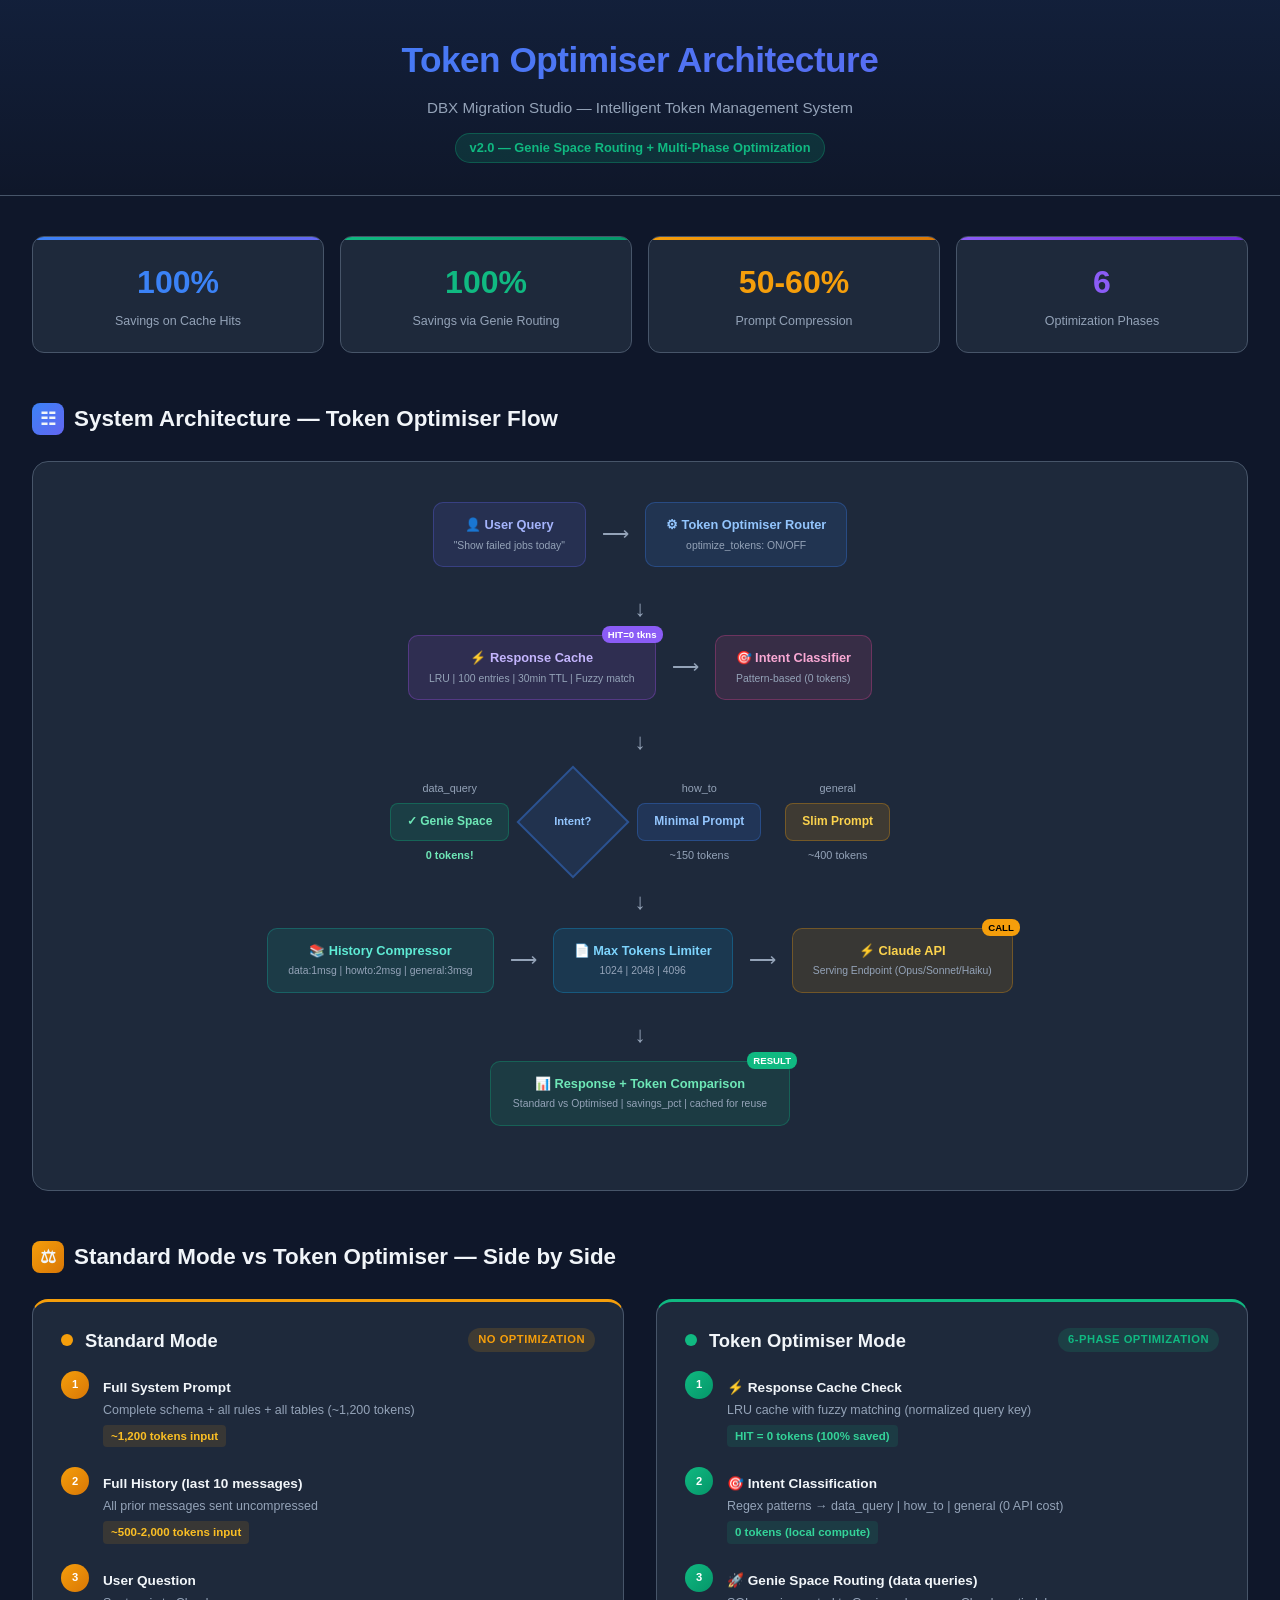
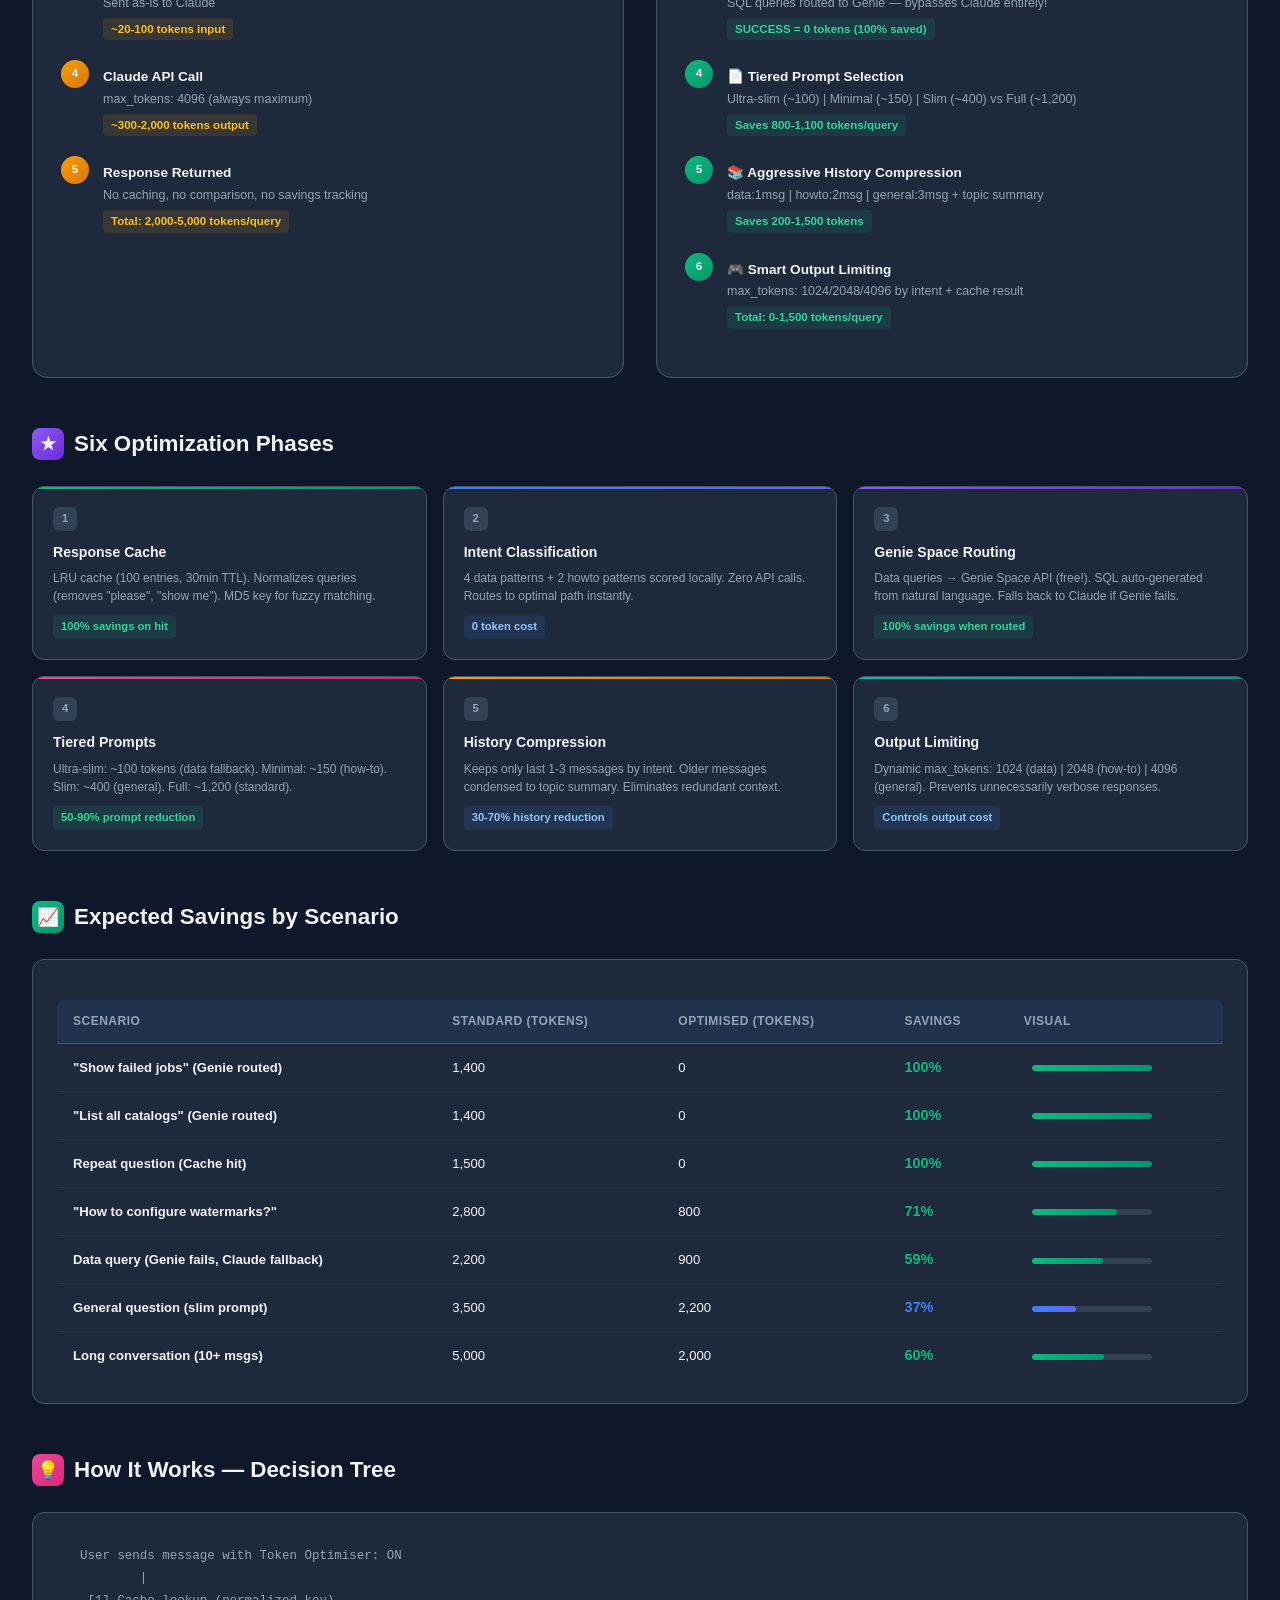
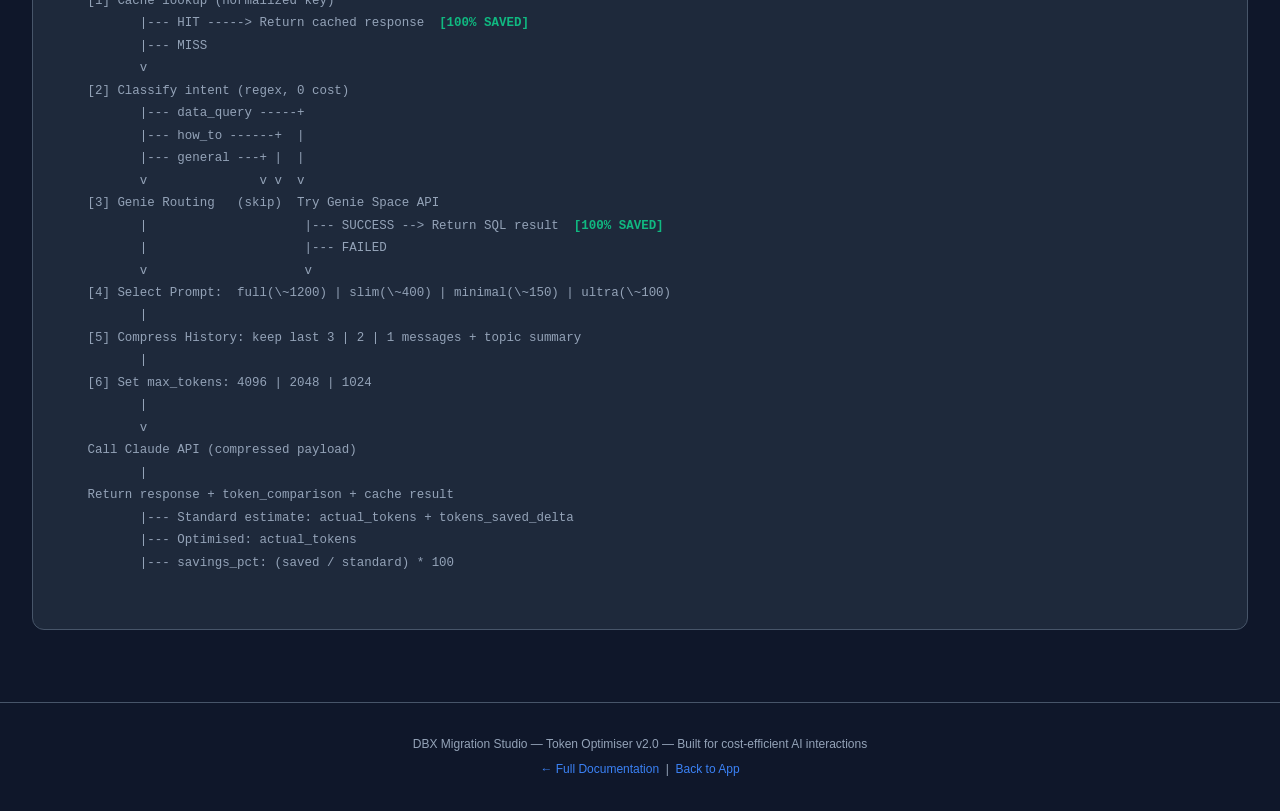
<file: migration_utility/static/tokenoptimiser-architecture.html>
<!DOCTYPE html>
<html lang="en">
<head>
<meta charset="UTF-8">
<meta name="viewport" content="width=device-width, initial-scale=1.0">
<title>Token Optimiser Architecture — DBX Migration Studio</title>
<style>
*{margin:0;padding:0;box-sizing:border-box}
:root{
  --bg:#0f172a;--surface:#1e293b;--card:#334155;--border:#475569;
  --primary:#3b82f6;--accent:#10b981;--warning:#f59e0b;--danger:#ef4444;
  --text:#f1f5f9;--muted:#94a3b8;--glow:rgba(59,130,246,0.15);
  --gradient-blue:linear-gradient(135deg,#3b82f6,#6366f1);
  --gradient-green:linear-gradient(135deg,#10b981,#059669);
  --gradient-orange:linear-gradient(135deg,#f59e0b,#d97706);
  --gradient-red:linear-gradient(135deg,#ef4444,#dc2626);
}
body{font-family:'Inter',-apple-system,BlinkMacSystemFont,sans-serif;background:var(--bg);color:var(--text);line-height:1.6;overflow-x:hidden}

/* Header */
.header{background:linear-gradient(180deg,rgba(59,130,246,0.08) 0%,transparent 100%);border-bottom:1px solid var(--border);padding:32px 48px;text-align:center}
.header h1{font-size:2.2rem;font-weight:800;background:var(--gradient-blue);-webkit-background-clip:text;-webkit-text-fill-color:transparent;letter-spacing:-0.5px}
.header .subtitle{color:var(--muted);font-size:0.95rem;margin-top:8px}
.header .badge{display:inline-block;margin-top:12px;padding:4px 14px;background:rgba(16,185,129,0.15);border:1px solid rgba(16,185,129,0.3);border-radius:20px;font-size:0.8rem;color:#10b981;font-weight:600}

/* Layout */
.container{max-width:1400px;margin:0 auto;padding:40px 32px}
.section-title{font-size:1.4rem;font-weight:700;margin-bottom:24px;display:flex;align-items:center;gap:10px}
.section-title .icon{width:32px;height:32px;border-radius:8px;display:flex;align-items:center;justify-content:center;font-size:1.1rem}

/* Comparison Grid */
.compare-grid{display:grid;grid-template-columns:1fr 1fr;gap:32px;margin-bottom:48px}
.compare-card{background:var(--surface);border-radius:16px;border:1px solid var(--border);overflow:hidden;position:relative}
.compare-card.standard{border-top:3px solid var(--warning)}
.compare-card.optimised{border-top:3px solid var(--accent)}
.compare-header{padding:24px 28px 16px;display:flex;align-items:center;gap:12px}
.compare-header .dot{width:12px;height:12px;border-radius:50%}
.compare-card.standard .dot{background:var(--warning)}
.compare-card.optimised .dot{background:var(--accent)}
.compare-header h2{font-size:1.15rem;font-weight:700}
.compare-header .tag{margin-left:auto;font-size:0.7rem;padding:3px 10px;border-radius:12px;font-weight:600;text-transform:uppercase;letter-spacing:0.5px}
.compare-card.standard .tag{background:rgba(245,158,11,0.15);color:#f59e0b}
.compare-card.optimised .tag{background:rgba(16,185,129,0.15);color:#10b981}
.compare-body{padding:0 28px 28px}

/* Flow Diagram */
.flow{display:flex;flex-direction:column;gap:0}
.flow-step{display:flex;align-items:stretch;gap:14px;position:relative}
.flow-line{width:2px;min-height:100%;position:relative}
.compare-card.standard .flow-line{background:linear-gradient(180deg,#f59e0b,#d97706)}
.compare-card.optimised .flow-line{background:linear-gradient(180deg,#10b981,#059669)}
.flow-node{width:28px;height:28px;border-radius:50%;display:flex;align-items:center;justify-content:center;font-size:0.7rem;font-weight:700;flex-shrink:0;z-index:1;position:relative}
.compare-card.standard .flow-node{background:var(--gradient-orange);color:#fff}
.compare-card.optimised .flow-node{background:var(--gradient-green);color:#fff}
.flow-content{flex:1;padding:6px 0 20px}
.flow-content h4{font-size:0.85rem;font-weight:600;margin-bottom:2px}
.flow-content p{font-size:0.78rem;color:var(--muted)}
.flow-content .tokens{font-size:0.72rem;margin-top:4px;padding:2px 8px;border-radius:4px;display:inline-block;font-weight:600}
.compare-card.standard .tokens{background:rgba(245,158,11,0.12);color:#fbbf24}
.compare-card.optimised .tokens{background:rgba(16,185,129,0.12);color:#34d399}

/* Stats Bar */
.stats-bar{display:grid;grid-template-columns:repeat(4,1fr);gap:16px;margin-bottom:48px}
.stat-card{background:var(--surface);border:1px solid var(--border);border-radius:12px;padding:20px;text-align:center;position:relative;overflow:hidden}
.stat-card::before{content:'';position:absolute;top:0;left:0;right:0;height:3px}
.stat-card:nth-child(1)::before{background:var(--gradient-blue)}
.stat-card:nth-child(2)::before{background:var(--gradient-green)}
.stat-card:nth-child(3)::before{background:var(--gradient-orange)}
.stat-card:nth-child(4)::before{background:linear-gradient(135deg,#8b5cf6,#6d28d9)}
.stat-value{font-size:2rem;font-weight:800;margin-bottom:4px}
.stat-card:nth-child(1) .stat-value{color:#3b82f6}
.stat-card:nth-child(2) .stat-value{color:#10b981}
.stat-card:nth-child(3) .stat-value{color:#f59e0b}
.stat-card:nth-child(4) .stat-value{color:#8b5cf6}
.stat-label{font-size:0.78rem;color:var(--muted);font-weight:500}

/* Architecture Diagram */
.arch-diagram{background:var(--surface);border:1px solid var(--border);border-radius:16px;padding:40px;margin-bottom:48px;position:relative}
.arch-row{display:flex;align-items:center;justify-content:center;gap:16px;margin-bottom:24px;flex-wrap:wrap}
.arch-box{padding:12px 20px;border-radius:10px;font-size:0.8rem;font-weight:600;text-align:center;min-width:140px;position:relative;border:1px solid}
.arch-box.user{background:rgba(99,102,241,0.12);border-color:rgba(99,102,241,0.3);color:#a5b4fc}
.arch-box.router{background:rgba(59,130,246,0.12);border-color:rgba(59,130,246,0.3);color:#93c5fd}
.arch-box.cache{background:rgba(168,85,247,0.12);border-color:rgba(168,85,247,0.3);color:#c4b5fd}
.arch-box.intent{background:rgba(236,72,153,0.12);border-color:rgba(236,72,153,0.3);color:#f9a8d4}
.arch-box.genie{background:rgba(16,185,129,0.12);border-color:rgba(16,185,129,0.3);color:#6ee7b7}
.arch-box.claude{background:rgba(245,158,11,0.12);border-color:rgba(245,158,11,0.3);color:#fcd34d}
.arch-box.prompt{background:rgba(14,165,233,0.12);border-color:rgba(14,165,233,0.3);color:#7dd3fc}
.arch-box.history{background:rgba(20,184,166,0.12);border-color:rgba(20,184,166,0.3);color:#5eead4}
.arch-box .sub{font-size:0.65rem;color:var(--muted);font-weight:400;margin-top:2px}
.arch-arrow{color:var(--muted);font-size:1.2rem}
.arch-arrow.down{display:block;text-align:center;margin:8px 0;font-size:1.4rem}
.arch-label{position:absolute;top:-10px;right:-8px;font-size:0.6rem;padding:1px 6px;border-radius:8px;font-weight:700}
.arch-box.genie .arch-label{background:#10b981;color:#fff}
.arch-box.cache .arch-label{background:#8b5cf6;color:#fff}

/* Decision Diamond */
.diamond-row{display:flex;align-items:center;justify-content:center;gap:24px;margin:20px 0}
.diamond{width:80px;height:80px;background:rgba(59,130,246,0.1);border:2px solid rgba(59,130,246,0.4);transform:rotate(45deg);display:flex;align-items:center;justify-content:center}
.diamond span{transform:rotate(-45deg);font-size:0.7rem;font-weight:700;color:#93c5fd;text-align:center}
.branch{display:flex;flex-direction:column;align-items:center;gap:6px}
.branch-label{font-size:0.68rem;color:var(--muted);font-weight:500}
.branch-box{padding:8px 16px;border-radius:8px;font-size:0.75rem;font-weight:600}
.branch-box.green{background:rgba(16,185,129,0.15);color:#6ee7b7;border:1px solid rgba(16,185,129,0.3)}
.branch-box.blue{background:rgba(59,130,246,0.15);color:#93c5fd;border:1px solid rgba(59,130,246,0.3)}
.branch-box.yellow{background:rgba(245,158,11,0.15);color:#fcd34d;border:1px solid rgba(245,158,11,0.3)}

/* Savings Table */
.savings-table{width:100%;border-collapse:separate;border-spacing:0;margin-top:16px}
.savings-table th{background:rgba(59,130,246,0.1);padding:12px 16px;font-size:0.75rem;font-weight:600;text-align:left;color:var(--muted);text-transform:uppercase;letter-spacing:0.5px;border-bottom:1px solid var(--border)}
.savings-table th:first-child{border-radius:8px 0 0 0}
.savings-table th:last-child{border-radius:0 8px 0 0}
.savings-table td{padding:12px 16px;font-size:0.82rem;border-bottom:1px solid rgba(71,85,105,0.3)}
.savings-table tr:last-child td{border-bottom:none}
.savings-table .scenario{font-weight:600}
.savings-table .pct{font-weight:700;font-size:0.9rem}
.savings-table .pct.high{color:#10b981}
.savings-table .pct.med{color:#3b82f6}
.savings-table .pct.low{color:#f59e0b}
.bar{height:6px;border-radius:3px;background:var(--card);overflow:hidden;width:120px;display:inline-block;vertical-align:middle;margin-left:8px}
.bar-fill{height:100%;border-radius:3px;transition:width 1s ease}
.bar-fill.high{background:var(--gradient-green)}
.bar-fill.med{background:var(--gradient-blue)}
.bar-fill.low{background:var(--gradient-orange)}

/* Phases section */
.phases{display:grid;grid-template-columns:repeat(3,1fr);gap:16px;margin-bottom:48px}
.phase-card{background:var(--surface);border:1px solid var(--border);border-radius:12px;padding:20px;position:relative;overflow:hidden}
.phase-card::before{content:'';position:absolute;top:0;left:0;right:0;height:2px}
.phase-card:nth-child(1)::before{background:var(--gradient-green)}
.phase-card:nth-child(2)::before{background:var(--gradient-blue)}
.phase-card:nth-child(3)::before{background:linear-gradient(135deg,#8b5cf6,#6d28d9)}
.phase-card:nth-child(4)::before{background:linear-gradient(135deg,#ec4899,#db2777)}
.phase-card:nth-child(5)::before{background:var(--gradient-orange)}
.phase-card:nth-child(6)::before{background:linear-gradient(135deg,#14b8a6,#0d9488)}
.phase-num{width:24px;height:24px;border-radius:6px;background:var(--card);display:flex;align-items:center;justify-content:center;font-size:0.7rem;font-weight:700;margin-bottom:10px;color:var(--muted)}
.phase-card h4{font-size:0.88rem;font-weight:600;margin-bottom:6px}
.phase-card p{font-size:0.75rem;color:var(--muted);line-height:1.5}
.phase-card .impact{margin-top:10px;font-size:0.7rem;padding:3px 8px;border-radius:4px;display:inline-block;font-weight:600}
.impact.high{background:rgba(16,185,129,0.12);color:#34d399}
.impact.med{background:rgba(59,130,246,0.12);color:#93c5fd}

/* Footer */
.footer{text-align:center;padding:32px;border-top:1px solid var(--border);color:var(--muted);font-size:0.75rem}
.footer a{color:var(--primary);text-decoration:none}

/* Animations */
@keyframes pulse{0%,100%{opacity:1}50%{opacity:0.5}}
.pulse{animation:pulse 2s infinite}
@keyframes slideUp{from{opacity:0;transform:translateY(20px)}to{opacity:1;transform:translateY(0)}}
.animate{animation:slideUp 0.6s ease forwards;opacity:0}
.animate:nth-child(2){animation-delay:0.1s}
.animate:nth-child(3){animation-delay:0.2s}
.animate:nth-child(4){animation-delay:0.3s}
</style>
</head>
<body>

<div class="header">
  <h1>Token Optimiser Architecture</h1>
  <div class="subtitle">DBX Migration Studio — Intelligent Token Management System</div>
  <div class="badge">v2.0 — Genie Space Routing + Multi-Phase Optimization</div>
</div>

<div class="container">

<!-- Stats -->
<div class="stats-bar">
  <div class="stat-card animate"><div class="stat-value">100%</div><div class="stat-label">Savings on Cache Hits</div></div>
  <div class="stat-card animate"><div class="stat-value">100%</div><div class="stat-label">Savings via Genie Routing</div></div>
  <div class="stat-card animate"><div class="stat-value">50-60%</div><div class="stat-label">Prompt Compression</div></div>
  <div class="stat-card animate"><div class="stat-value">6</div><div class="stat-label">Optimization Phases</div></div>
</div>

<!-- Architecture Diagram -->
<div class="section-title"><div class="icon" style="background:var(--gradient-blue)">&#9783;</div> System Architecture — Token Optimiser Flow</div>
<div class="arch-diagram">
  <div class="arch-row">
    <div class="arch-box user">&#128100; User Query<div class="sub">"Show failed jobs today"</div></div>
    <span class="arch-arrow">&#10230;</span>
    <div class="arch-box router">&#9881; Token Optimiser Router<div class="sub">optimize_tokens: ON/OFF</div></div>
  </div>
  <div class="arch-arrow down">&#8595;</div>
  <div class="arch-row">
    <div class="arch-box cache">&#9889; Response Cache<span class="arch-label">HIT=0 tkns</span><div class="sub">LRU | 100 entries | 30min TTL | Fuzzy match</div></div>
    <span class="arch-arrow">&#10230;</span>
    <div class="arch-box intent">&#127919; Intent Classifier<div class="sub">Pattern-based (0 tokens)</div></div>
  </div>
  <div class="arch-arrow down">&#8595;</div>

  <!-- Decision branches -->
  <div class="diamond-row">
    <div class="branch">
      <div class="branch-label">data_query</div>
      <div class="branch-box green">&#10003; Genie Space</div>
      <div class="branch-label" style="color:#6ee7b7;font-weight:700">0 tokens!</div>
    </div>
    <div class="diamond"><span>Intent?</span></div>
    <div class="branch">
      <div class="branch-label">how_to</div>
      <div class="branch-box blue">Minimal Prompt</div>
      <div class="branch-label">~150 tokens</div>
    </div>
    <div class="branch">
      <div class="branch-label">general</div>
      <div class="branch-box yellow">Slim Prompt</div>
      <div class="branch-label">~400 tokens</div>
    </div>
  </div>
  <div class="arch-arrow down">&#8595;</div>

  <div class="arch-row">
    <div class="arch-box history">&#128218; History Compressor<div class="sub">data:1msg | howto:2msg | general:3msg</div></div>
    <span class="arch-arrow">&#10230;</span>
    <div class="arch-box prompt">&#128196; Max Tokens Limiter<div class="sub">1024 | 2048 | 4096</div></div>
    <span class="arch-arrow">&#10230;</span>
    <div class="arch-box claude">&#9889; Claude API<span class="arch-label" style="background:#f59e0b;color:#000">CALL</span><div class="sub">Serving Endpoint (Opus/Sonnet/Haiku)</div></div>
  </div>
  <div class="arch-arrow down">&#8595;</div>
  <div class="arch-row">
    <div class="arch-box genie" style="min-width:300px">&#128202; Response + Token Comparison<span class="arch-label">RESULT</span><div class="sub">Standard vs Optimised | savings_pct | cached for reuse</div></div>
  </div>
</div>

<!-- Comparison -->
<div class="section-title"><div class="icon" style="background:var(--gradient-orange)">&#9878;</div> Standard Mode vs Token Optimiser — Side by Side</div>
<div class="compare-grid">

  <!-- Standard Mode -->
  <div class="compare-card standard">
    <div class="compare-header">
      <div class="dot"></div>
      <h2>Standard Mode</h2>
      <span class="tag">No Optimization</span>
    </div>
    <div class="compare-body">
      <div class="flow">
        <div class="flow-step">
          <div class="flow-node">1</div>
          <div class="flow-content">
            <h4>Full System Prompt</h4>
            <p>Complete schema + all rules + all tables (~1,200 tokens)</p>
            <span class="tokens">~1,200 tokens input</span>
          </div>
        </div>
        <div class="flow-step">
          <div class="flow-node">2</div>
          <div class="flow-content">
            <h4>Full History (last 10 messages)</h4>
            <p>All prior messages sent uncompressed</p>
            <span class="tokens">~500-2,000 tokens input</span>
          </div>
        </div>
        <div class="flow-step">
          <div class="flow-node">3</div>
          <div class="flow-content">
            <h4>User Question</h4>
            <p>Sent as-is to Claude</p>
            <span class="tokens">~20-100 tokens input</span>
          </div>
        </div>
        <div class="flow-step">
          <div class="flow-node">4</div>
          <div class="flow-content">
            <h4>Claude API Call</h4>
            <p>max_tokens: 4096 (always maximum)</p>
            <span class="tokens">~300-2,000 tokens output</span>
          </div>
        </div>
        <div class="flow-step">
          <div class="flow-node">5</div>
          <div class="flow-content">
            <h4>Response Returned</h4>
            <p>No caching, no comparison, no savings tracking</p>
            <span class="tokens">Total: 2,000-5,000 tokens/query</span>
          </div>
        </div>
      </div>
    </div>
  </div>

  <!-- Optimised Mode -->
  <div class="compare-card optimised">
    <div class="compare-header">
      <div class="dot pulse"></div>
      <h2>Token Optimiser Mode</h2>
      <span class="tag">6-Phase Optimization</span>
    </div>
    <div class="compare-body">
      <div class="flow">
        <div class="flow-step">
          <div class="flow-node">1</div>
          <div class="flow-content">
            <h4>&#9889; Response Cache Check</h4>
            <p>LRU cache with fuzzy matching (normalized query key)</p>
            <span class="tokens">HIT = 0 tokens (100% saved)</span>
          </div>
        </div>
        <div class="flow-step">
          <div class="flow-node">2</div>
          <div class="flow-content">
            <h4>&#127919; Intent Classification</h4>
            <p>Regex patterns → data_query | how_to | general (0 API cost)</p>
            <span class="tokens">0 tokens (local compute)</span>
          </div>
        </div>
        <div class="flow-step">
          <div class="flow-node">3</div>
          <div class="flow-content">
            <h4>&#128640; Genie Space Routing (data queries)</h4>
            <p>SQL queries routed to Genie — bypasses Claude entirely!</p>
            <span class="tokens">SUCCESS = 0 tokens (100% saved)</span>
          </div>
        </div>
        <div class="flow-step">
          <div class="flow-node">4</div>
          <div class="flow-content">
            <h4>&#128196; Tiered Prompt Selection</h4>
            <p>Ultra-slim (~100) | Minimal (~150) | Slim (~400) vs Full (~1,200)</p>
            <span class="tokens">Saves 800-1,100 tokens/query</span>
          </div>
        </div>
        <div class="flow-step">
          <div class="flow-node">5</div>
          <div class="flow-content">
            <h4>&#128218; Aggressive History Compression</h4>
            <p>data:1msg | howto:2msg | general:3msg + topic summary</p>
            <span class="tokens">Saves 200-1,500 tokens</span>
          </div>
        </div>
        <div class="flow-step">
          <div class="flow-node">6</div>
          <div class="flow-content">
            <h4>&#127918; Smart Output Limiting</h4>
            <p>max_tokens: 1024/2048/4096 by intent + cache result</p>
            <span class="tokens">Total: 0-1,500 tokens/query</span>
          </div>
        </div>
      </div>
    </div>
  </div>
</div>

<!-- 6 Phases Detail -->
<div class="section-title"><div class="icon" style="background:linear-gradient(135deg,#8b5cf6,#6d28d9)">&#9733;</div> Six Optimization Phases</div>
<div class="phases">
  <div class="phase-card">
    <div class="phase-num">1</div>
    <h4>Response Cache</h4>
    <p>LRU cache (100 entries, 30min TTL). Normalizes queries (removes "please", "show me"). MD5 key for fuzzy matching.</p>
    <span class="impact high">100% savings on hit</span>
  </div>
  <div class="phase-card">
    <div class="phase-num">2</div>
    <h4>Intent Classification</h4>
    <p>4 data patterns + 2 howto patterns scored locally. Zero API calls. Routes to optimal path instantly.</p>
    <span class="impact med">0 token cost</span>
  </div>
  <div class="phase-card">
    <div class="phase-num">3</div>
    <h4>Genie Space Routing</h4>
    <p>Data queries → Genie Space API (free!). SQL auto-generated from natural language. Falls back to Claude if Genie fails.</p>
    <span class="impact high">100% savings when routed</span>
  </div>
  <div class="phase-card">
    <div class="phase-num">4</div>
    <h4>Tiered Prompts</h4>
    <p>Ultra-slim: ~100 tokens (data fallback). Minimal: ~150 (how-to). Slim: ~400 (general). Full: ~1,200 (standard).</p>
    <span class="impact high">50-90% prompt reduction</span>
  </div>
  <div class="phase-card">
    <div class="phase-num">5</div>
    <h4>History Compression</h4>
    <p>Keeps only last 1-3 messages by intent. Older messages condensed to topic summary. Eliminates redundant context.</p>
    <span class="impact med">30-70% history reduction</span>
  </div>
  <div class="phase-card">
    <div class="phase-num">6</div>
    <h4>Output Limiting</h4>
    <p>Dynamic max_tokens: 1024 (data) | 2048 (how-to) | 4096 (general). Prevents unnecessarily verbose responses.</p>
    <span class="impact med">Controls output cost</span>
  </div>
</div>

<!-- Savings Table -->
<div class="section-title"><div class="icon" style="background:var(--gradient-green)">&#128200;</div> Expected Savings by Scenario</div>
<div style="background:var(--surface);border:1px solid var(--border);border-radius:12px;padding:24px;margin-bottom:48px">
<table class="savings-table">
<thead>
<tr><th>Scenario</th><th>Standard (tokens)</th><th>Optimised (tokens)</th><th>Savings</th><th>Visual</th></tr>
</thead>
<tbody>
<tr><td class="scenario">"Show failed jobs" (Genie routed)</td><td>1,400</td><td>0</td><td class="pct high">100%</td><td><div class="bar"><div class="bar-fill high" style="width:100%"></div></div></td></tr>
<tr><td class="scenario">"List all catalogs" (Genie routed)</td><td>1,400</td><td>0</td><td class="pct high">100%</td><td><div class="bar"><div class="bar-fill high" style="width:100%"></div></div></td></tr>
<tr><td class="scenario">Repeat question (Cache hit)</td><td>1,500</td><td>0</td><td class="pct high">100%</td><td><div class="bar"><div class="bar-fill high" style="width:100%"></div></div></td></tr>
<tr><td class="scenario">"How to configure watermarks?"</td><td>2,800</td><td>800</td><td class="pct high">71%</td><td><div class="bar"><div class="bar-fill high" style="width:71%"></div></div></td></tr>
<tr><td class="scenario">Data query (Genie fails, Claude fallback)</td><td>2,200</td><td>900</td><td class="pct high">59%</td><td><div class="bar"><div class="bar-fill high" style="width:59%"></div></div></td></tr>
<tr><td class="scenario">General question (slim prompt)</td><td>3,500</td><td>2,200</td><td class="pct med">37%</td><td><div class="bar"><div class="bar-fill med" style="width:37%"></div></div></td></tr>
<tr><td class="scenario">Long conversation (10+ msgs)</td><td>5,000</td><td>2,000</td><td class="pct high">60%</td><td><div class="bar"><div class="bar-fill high" style="width:60%"></div></div></td></tr>
</tbody>
</table>
</div>

<!-- How It Works Summary -->
<div class="section-title"><div class="icon" style="background:linear-gradient(135deg,#ec4899,#db2777)">&#128161;</div> How It Works — Decision Tree</div>
<div style="background:var(--surface);border:1px solid var(--border);border-radius:12px;padding:32px;margin-bottom:32px">
  <pre style="font-family:'JetBrains Mono','Fira Code',monospace;font-size:0.78rem;color:var(--muted);line-height:1.8;overflow-x:auto">
  User sends message with Token Optimiser: ON
          |
   [1] Cache lookup (normalized key)
          |--- HIT -----> Return cached response  <span style="color:#10b981;font-weight:700">[100% SAVED]</span>
          |--- MISS
          v
   [2] Classify intent (regex, 0 cost)
          |--- data_query -----+
          |--- how_to ------+  |
          |--- general ---+ |  |
          v               v v  v
   [3] Genie Routing   (skip)  Try Genie Space API
          |                     |--- SUCCESS --> Return SQL result  <span style="color:#10b981;font-weight:700">[100% SAVED]</span>
          |                     |--- FAILED
          v                     v
   [4] Select Prompt:  full(\~1200) | slim(\~400) | minimal(\~150) | ultra(\~100)
          |
   [5] Compress History: keep last 3 | 2 | 1 messages + topic summary
          |
   [6] Set max_tokens: 4096 | 2048 | 1024
          |
          v
   Call Claude API (compressed payload)
          |
   Return response + token_comparison + cache result
          |--- Standard estimate: actual_tokens + tokens_saved_delta
          |--- Optimised: actual_tokens
          |--- savings_pct: (saved / standard) * 100
  </pre>
</div>

</div>

<div class="footer">
  <p>DBX Migration Studio &mdash; Token Optimiser v2.0 &mdash; Built for cost-efficient AI interactions</p>
  <p style="margin-top:6px"><a href="/static/tokenoptimisationdoc.html">&#8592; Full Documentation</a> &nbsp;|&nbsp; <a href="/#wf-discovery">Back to App</a></p>
</div>

</body>
</html>
</file>
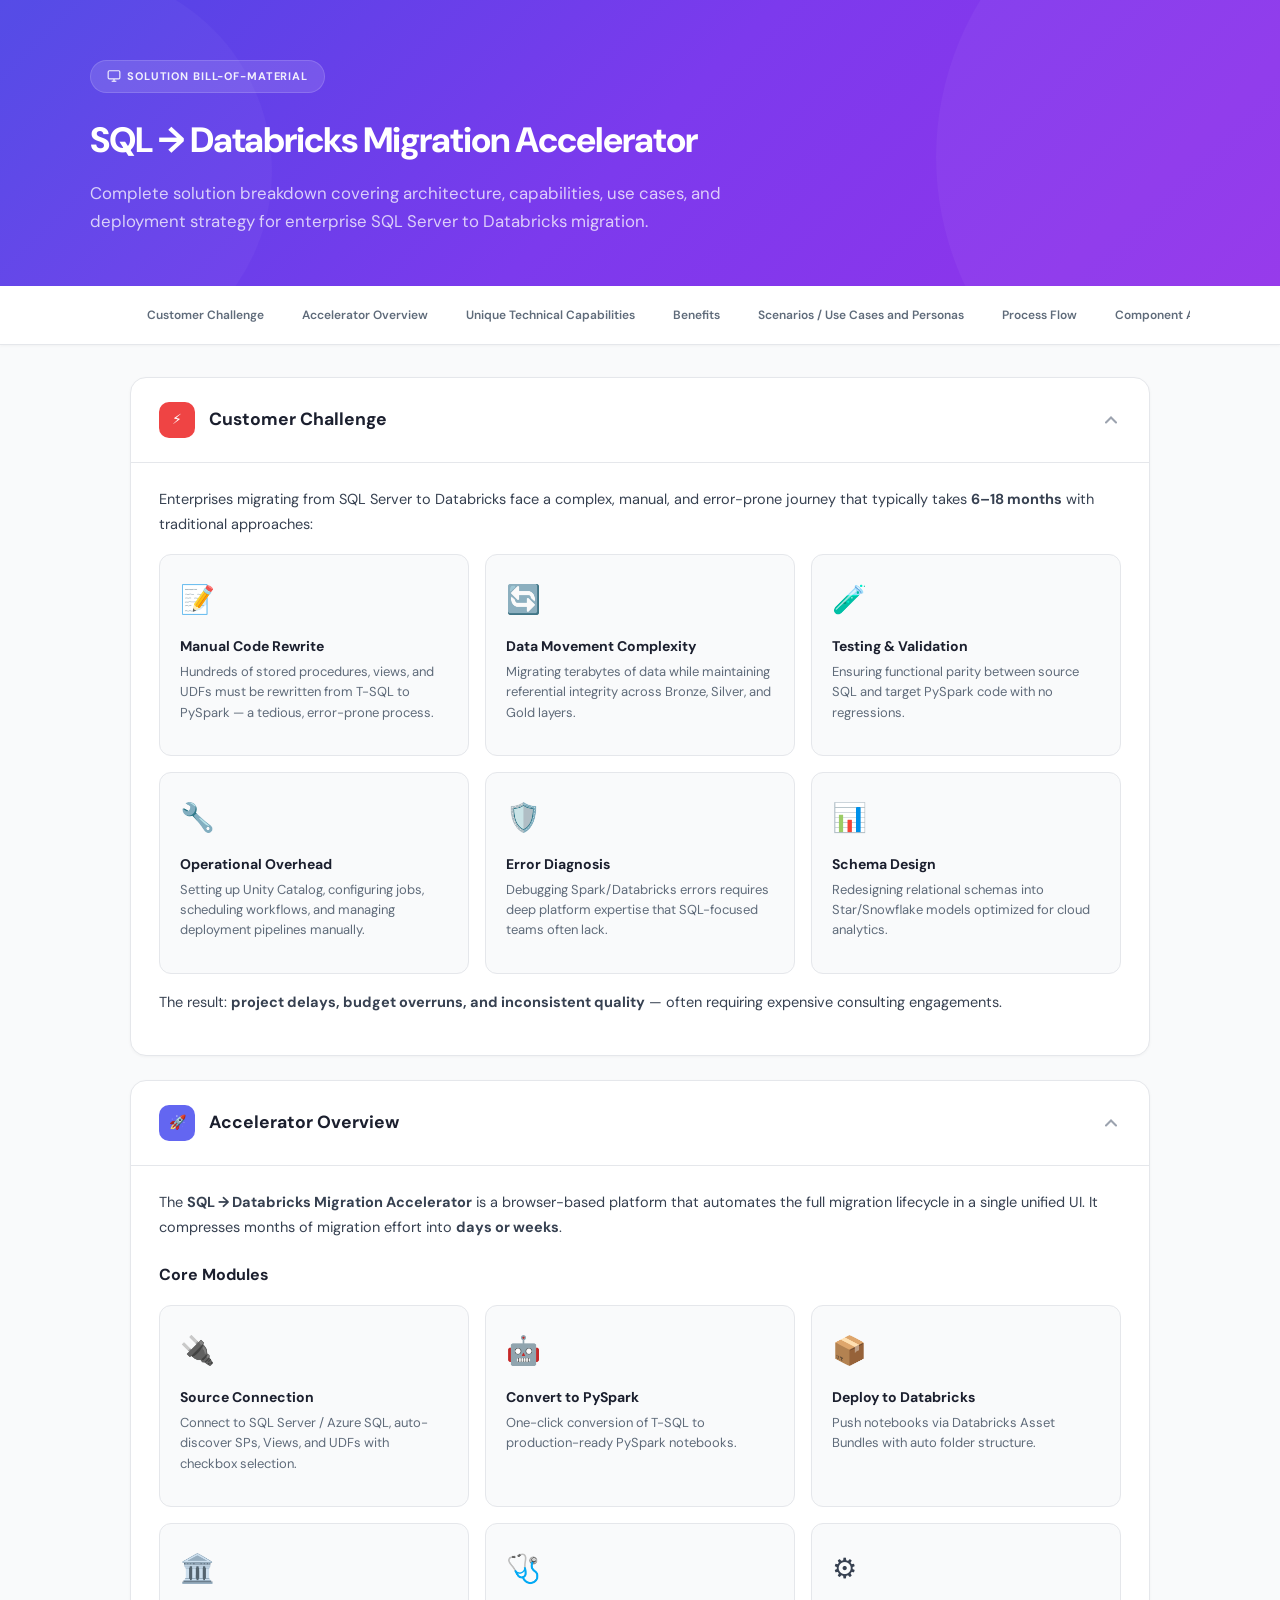
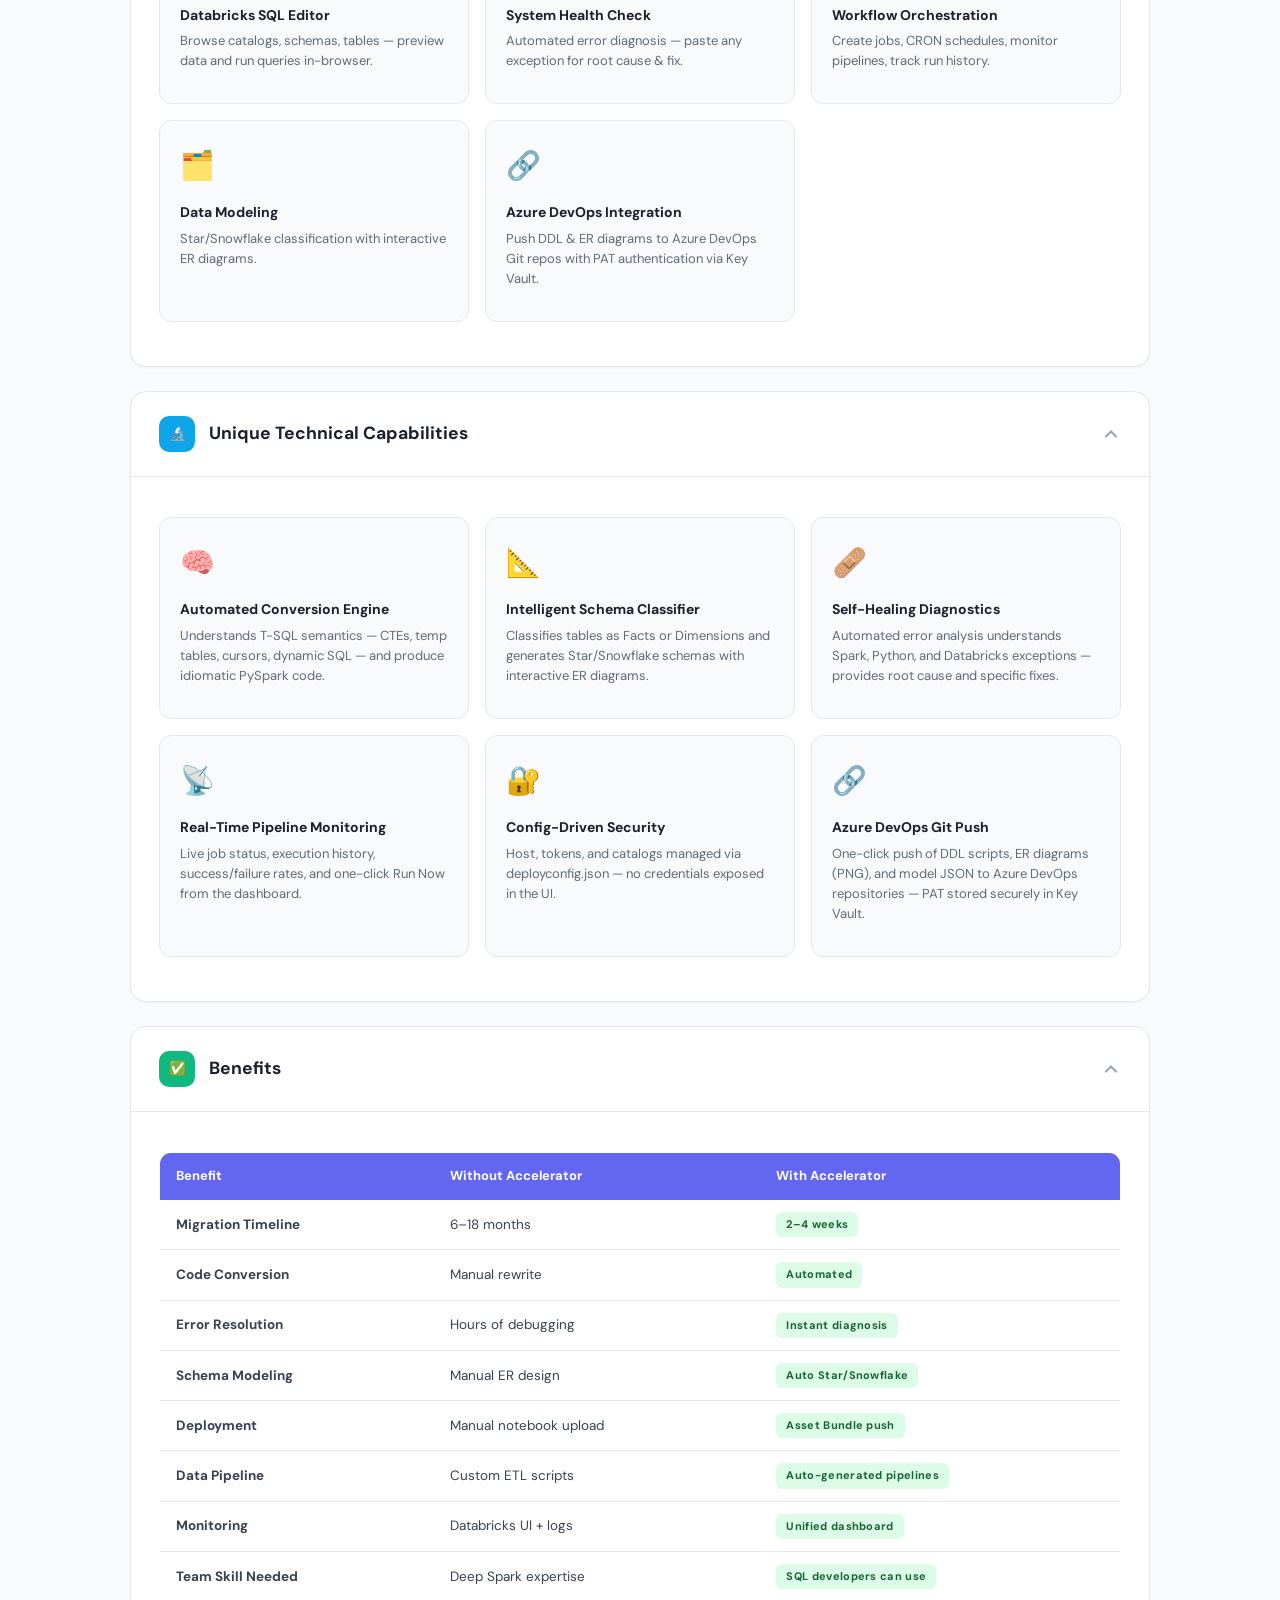
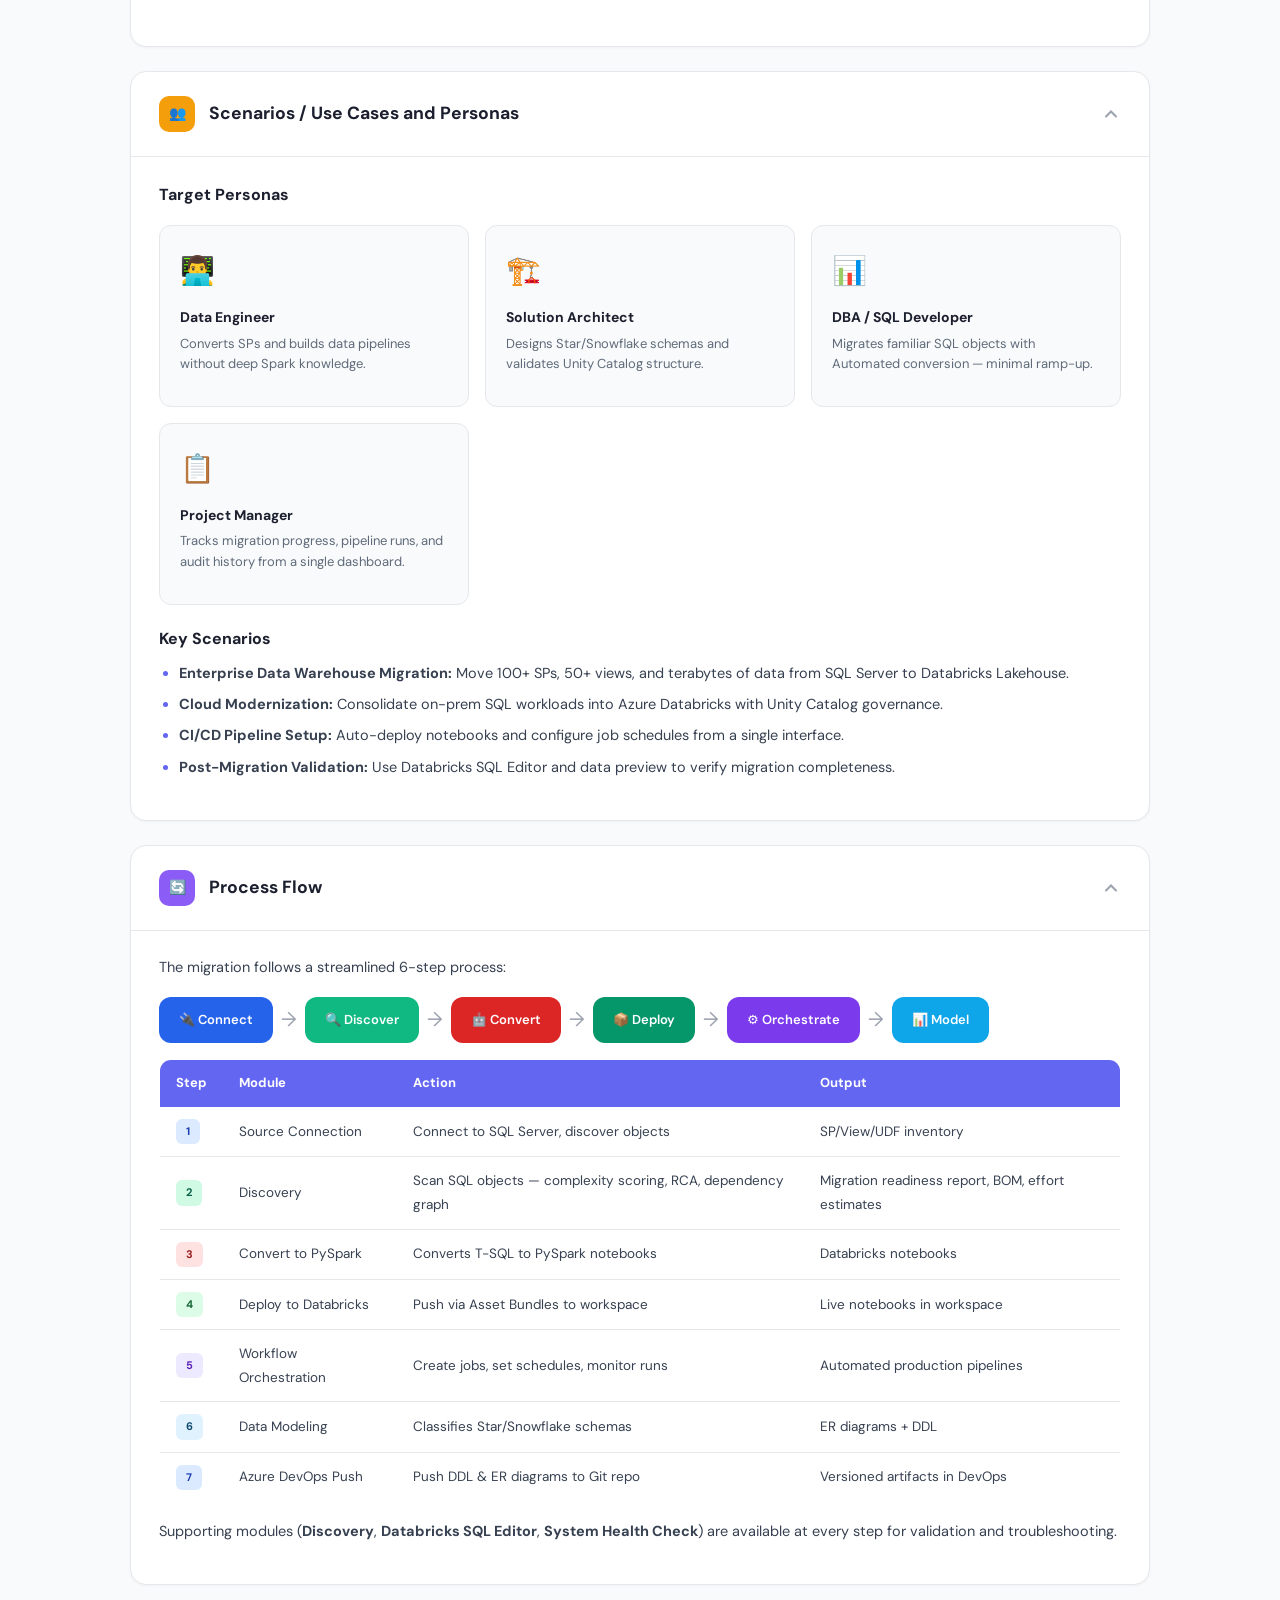
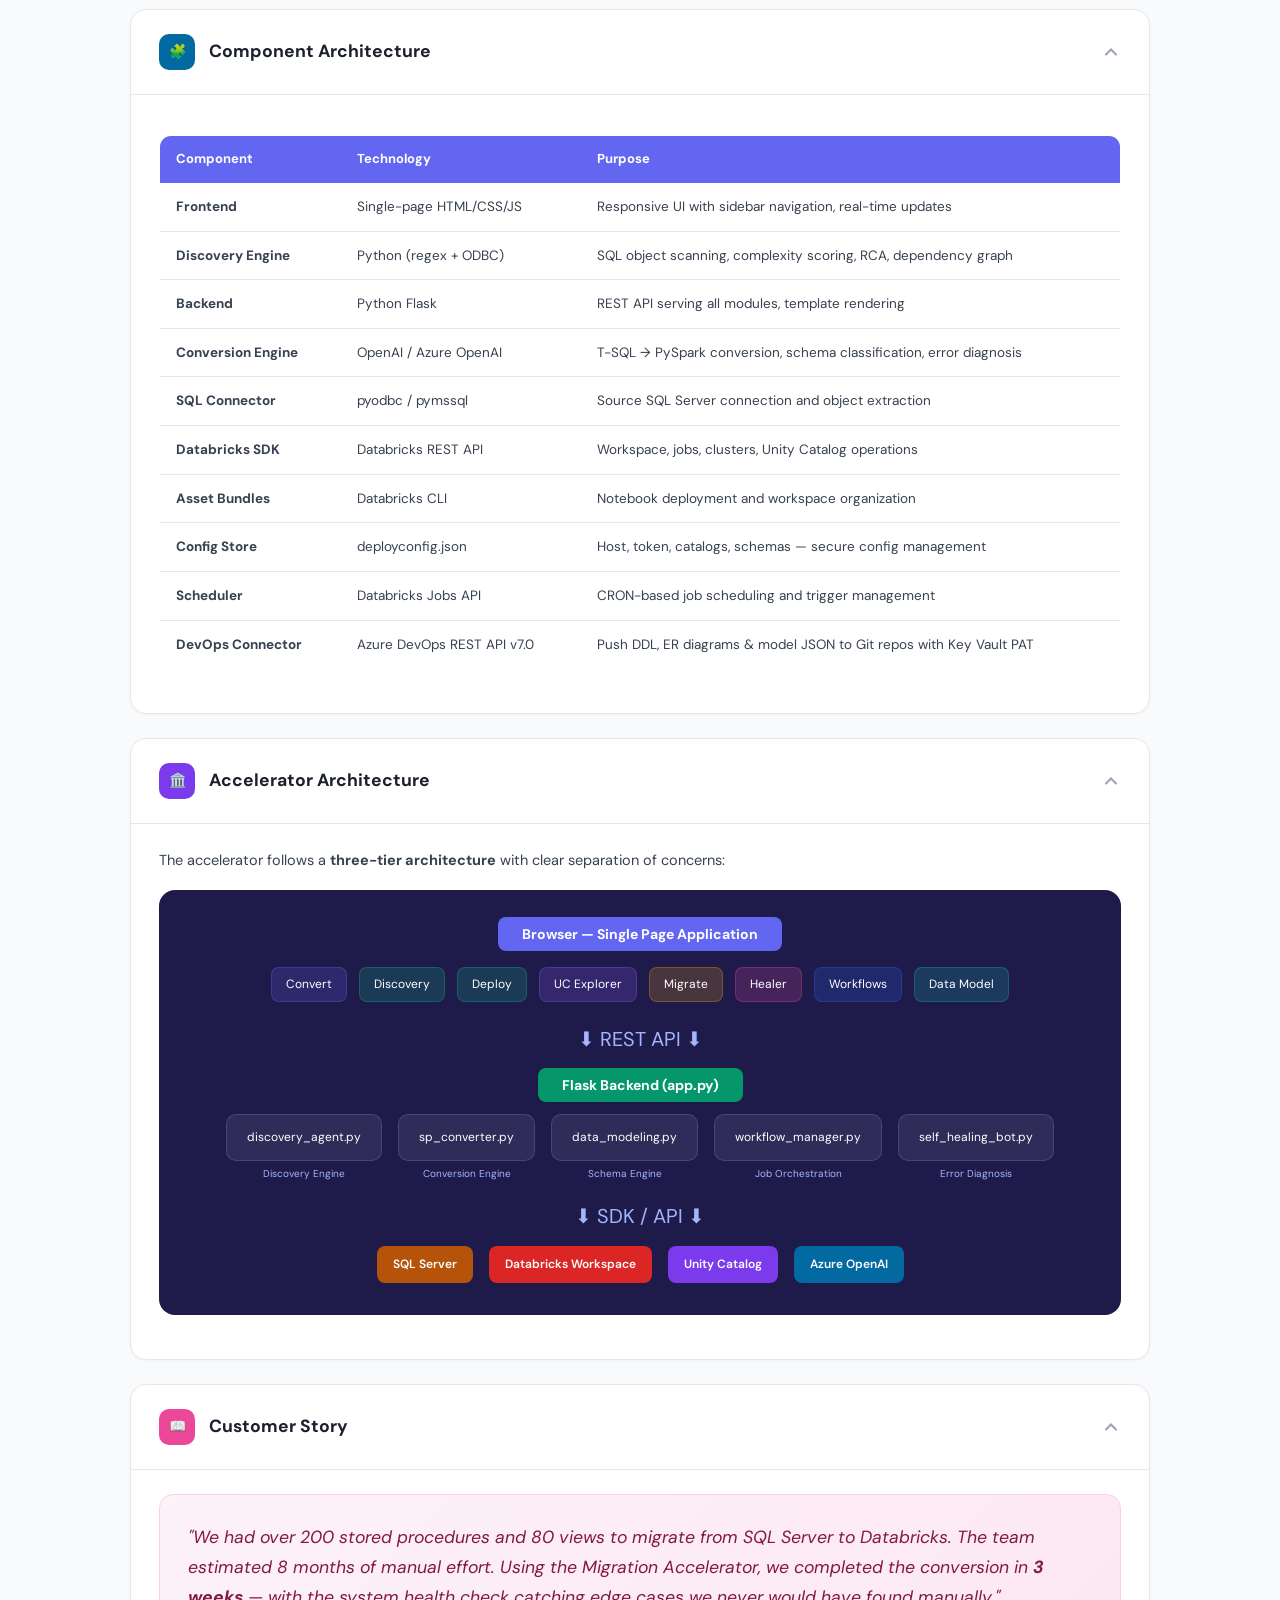
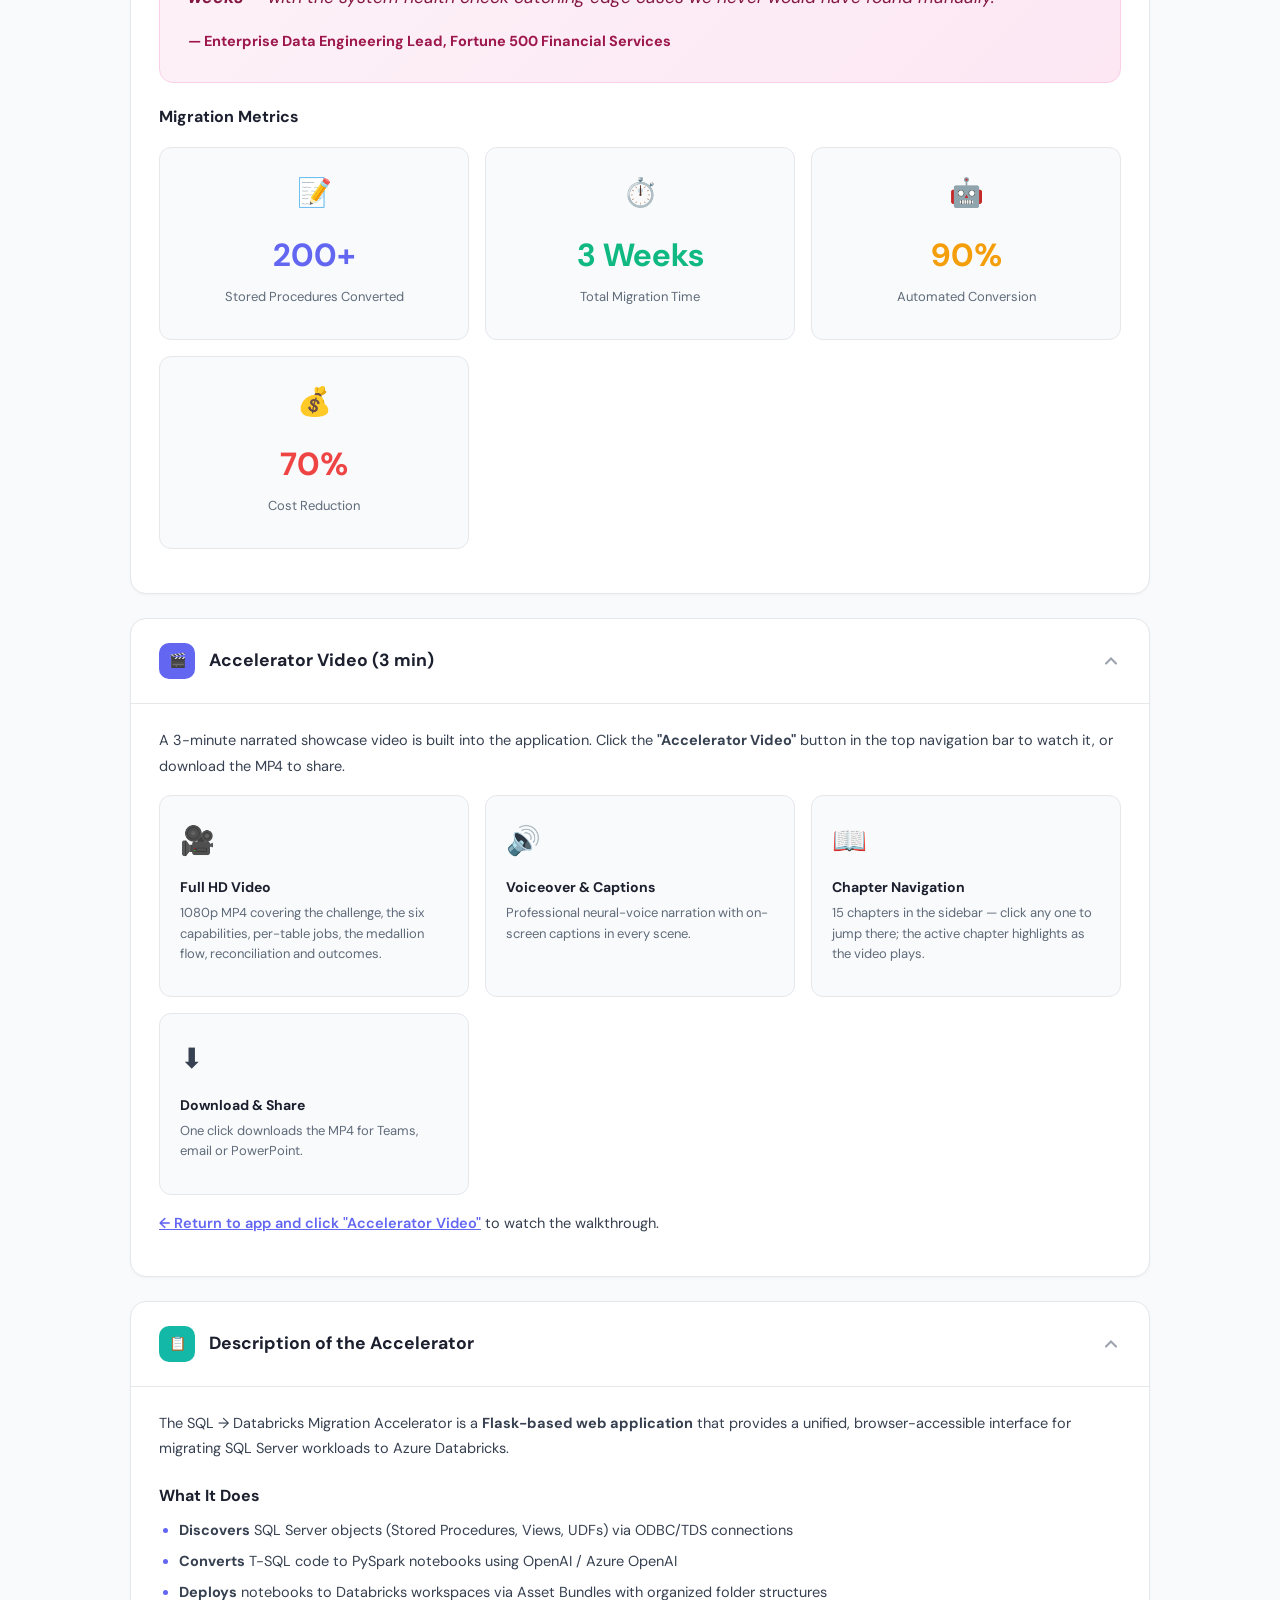
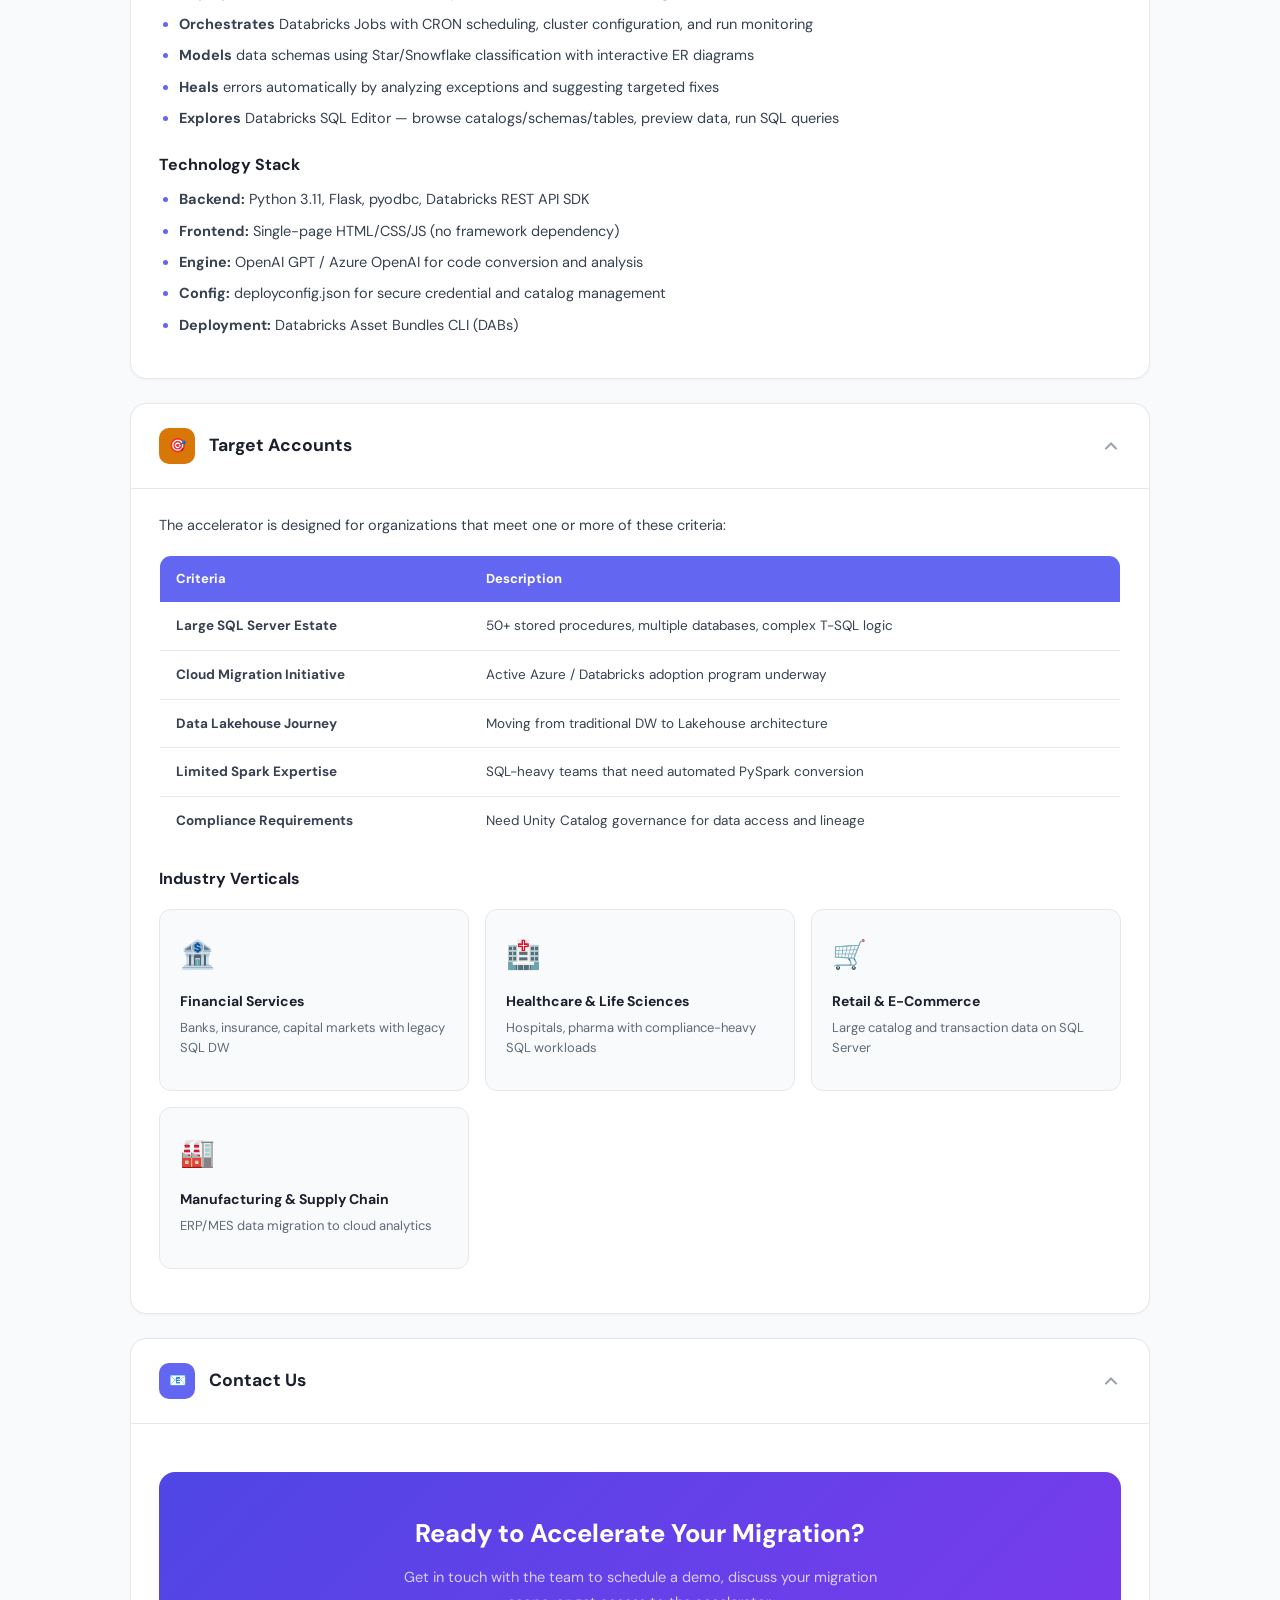
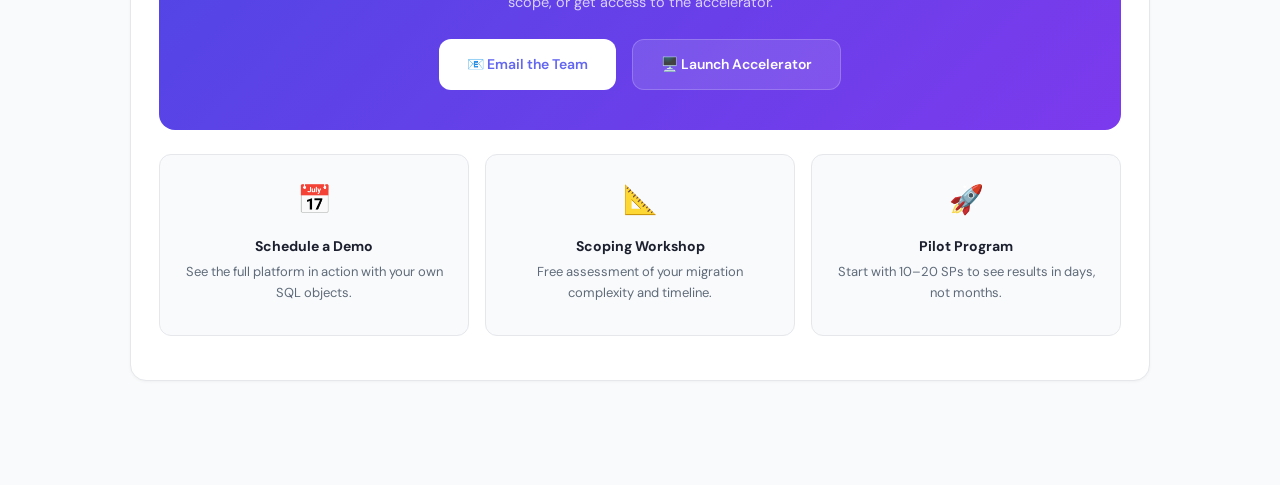
<file: migration_utility/templates/bom.html>
<!DOCTYPE html>
<html lang="en">
<head>
<meta charset="UTF-8">
<meta name="viewport" content="width=device-width, initial-scale=1.0">
<title>Solution Bill-of-Material (BOM) — SQL → Databricks Migration Accelerator</title>
<link href="https://fonts.googleapis.com/css2?family=DM+Sans:wght@300;400;500;600;700;800&display=swap" rel="stylesheet">
<style>
*,*::before,*::after{box-sizing:border-box;margin:0;padding:0}
:root{
  --font:'DM Sans',system-ui,-apple-system,sans-serif;
  --bg:#F9FAFB;--surface:#FFFFFF;--border:#E5E7EB;--border-2:#D1D5DB;
  --t1:#1B1F2E;--t2:#374151;--t3:#5F6B7A;--t4:#9CA3AF;
  --accent:#6366F1;--accent-light:#EEF2FF;--accent-border:rgba(99,102,241,.2);
  --green:#10B981;--orange:#F59E0B;--red:#EF4444;--blue:#2563EB;
  --radius:16px;--shadow:0 1px 3px rgba(0,0,0,.04);--shadow-md:0 4px 16px rgba(0,0,0,.08);
}
body{font-family:var(--font);background:var(--bg);color:var(--t1);line-height:1.7;font-size:15px}

/* ── HERO ── */
.bom-hero{
  background:linear-gradient(135deg,#4F46E5 0%,#7C3AED 50%,#9333EA 100%);
  padding:60px 40px 50px;color:#fff;position:relative;overflow:hidden;
}
.bom-hero::before{content:'';position:absolute;top:-50%;right:-20%;width:600px;height:600px;border-radius:50%;background:rgba(255,255,255,.04)}
.bom-hero::after{content:'';position:absolute;bottom:-30%;left:-10%;width:400px;height:400px;border-radius:50%;background:rgba(255,255,255,.03)}
.bom-hero-inner{max-width:1100px;margin:0 auto;position:relative;z-index:1}
.bom-hero h1{font-size:2.2rem;font-weight:800;letter-spacing:-.03em;margin-bottom:8px}
.bom-hero p{font-size:1.05rem;color:rgba(255,255,255,.75);max-width:700px}
.bom-hero-badge{display:inline-flex;align-items:center;gap:6px;margin-bottom:18px;padding:6px 16px;border-radius:99px;background:rgba(255,255,255,.12);border:1px solid rgba(255,255,255,.15);font-size:11px;font-weight:700;letter-spacing:.08em;text-transform:uppercase;color:rgba(255,255,255,.9)}
.bom-hero-badge svg{width:14px;height:14px;fill:none;stroke:currentColor;stroke-width:2}

/* ── NAV ── */
.bom-nav{background:var(--surface);border-bottom:1px solid var(--border);position:sticky;top:0;z-index:100;box-shadow:var(--shadow)}
.bom-nav-inner{max-width:1100px;margin:0 auto;display:flex;gap:4px;padding:10px 40px;overflow-x:auto}
.bom-nav a{
  padding:8px 16px;border-radius:10px;font-size:12px;font-weight:600;color:var(--t3);
  text-decoration:none;white-space:nowrap;transition:all .2s;border:1px solid transparent;
}
.bom-nav a:hover{background:var(--accent-light);color:var(--accent);border-color:var(--accent-border)}
.bom-nav a.active{background:var(--accent);color:#fff;border-color:var(--accent)}

/* ── CONTENT ── */
.bom-body{max-width:1100px;margin:0 auto;padding:32px 40px 80px}

/* ── SECTION CARDS ── */
.bom-section{
  background:var(--surface);border:1px solid var(--border);border-radius:var(--radius);
  padding:0;margin-bottom:24px;overflow:hidden;box-shadow:var(--shadow);
  transition:all .28s ease;
}
.bom-section:hover{box-shadow:var(--shadow-md);transform:translateY(-1px)}
.bom-section-hd{
  display:flex;align-items:center;gap:14px;padding:24px 28px;cursor:pointer;user-select:none;
  border-bottom:1px solid transparent;transition:all .2s;
}
.bom-section.open .bom-section-hd{border-bottom-color:var(--border)}
.bom-section-num{
  width:36px;height:36px;border-radius:10px;display:flex;align-items:center;justify-content:center;
  font-size:14px;font-weight:800;color:#fff;flex-shrink:0;
}
.bom-section-title{flex:1;font-size:1.1rem;font-weight:700;color:var(--t1)}
.bom-section-arrow{width:20px;height:20px;transition:transform .25s ease;color:var(--t4)}
.bom-section.open .bom-section-arrow{transform:rotate(180deg)}
.bom-section-body{
  max-height:0;overflow:hidden;transition:max-height .35s ease;
}
.bom-section.open .bom-section-body{max-height:5000px}
.bom-section-content{padding:24px 28px 28px;color:var(--t2);font-size:14.5px;line-height:1.75}
.bom-section-content h3{font-size:1rem;font-weight:700;color:var(--t1);margin:20px 0 8px}
.bom-section-content h3:first-child{margin-top:0}
.bom-section-content p{margin-bottom:12px}
.bom-section-content ul{padding-left:20px;margin-bottom:12px}
.bom-section-content li{margin-bottom:6px}
.bom-section-content li::marker{color:var(--accent)}

/* ── FEATURE CARDS (inside sections) ── */
.feat-grid{display:grid;grid-template-columns:repeat(auto-fill,minmax(280px,1fr));gap:16px;margin:16px 0}
.feat-card{
  padding:20px;border-radius:12px;border:1px solid var(--border);background:var(--bg);
  transition:all .2s;
}
.feat-card:hover{border-color:var(--accent-border);background:var(--accent-light)}
.feat-card-ico{font-size:28px;margin-bottom:10px}
.feat-card h4{font-size:14px;font-weight:700;color:var(--t1);margin-bottom:4px}
.feat-card p{font-size:13px;color:var(--t3);line-height:1.55}

/* ── FLOW DIAGRAM ── */
.flow-steps{display:flex;align-items:center;gap:8px;flex-wrap:wrap;margin:16px 0}
.flow-step{
  padding:12px 20px;border-radius:12px;font-size:13px;font-weight:600;color:#fff;
  display:flex;align-items:center;gap:8px;
}
.flow-arrow{font-size:20px;color:var(--t4);flex-shrink:0}

/* ── ARCH TABLE ── */
.arch-table{width:100%;border-collapse:collapse;margin:16px 0;border-radius:12px;overflow:hidden;border:1px solid var(--border)}
.arch-table th{background:var(--accent);color:#fff;padding:12px 16px;text-align:left;font-size:13px;font-weight:700}
.arch-table td{padding:12px 16px;font-size:13.5px;border-bottom:1px solid var(--border)}
.arch-table tr:last-child td{border-bottom:none}
.arch-table tr:hover td{background:var(--accent-light)}
.arch-tag{display:inline-block;padding:3px 10px;border-radius:6px;font-size:11px;font-weight:700;letter-spacing:.03em}

/* ── CONTACT ── */
.contact-card{
  background:linear-gradient(135deg,#4F46E5,#7C3AED);border-radius:var(--radius);
  padding:40px;color:#fff;text-align:center;margin-top:24px;
}
.contact-card h2{font-size:1.6rem;font-weight:800;margin-bottom:8px}
.contact-card p{color:rgba(255,255,255,.75);margin-bottom:24px;max-width:500px;margin-left:auto;margin-right:auto}
.contact-links{display:flex;justify-content:center;gap:16px;flex-wrap:wrap}
.contact-link{
  display:inline-flex;align-items:center;gap:8px;padding:12px 28px;border-radius:12px;
  font-size:14px;font-weight:600;text-decoration:none;transition:all .2s;
}
.contact-link.primary{background:#fff;color:var(--accent)}
.contact-link.primary:hover{transform:translateY(-2px);box-shadow:0 8px 24px rgba(0,0,0,.2)}
.contact-link.secondary{background:rgba(255,255,255,.12);color:#fff;border:1px solid rgba(255,255,255,.2)}
.contact-link.secondary:hover{background:rgba(255,255,255,.2)}

/* ── PRINT ── */
@media print{.bom-nav{display:none}.bom-section-body{max-height:none!important}.bom-hero{padding:30px 20px}}

/* ── SCROLLBAR ── */
::-webkit-scrollbar{width:6px;height:6px}
::-webkit-scrollbar-track{background:#F3F4F6}
::-webkit-scrollbar-thumb{background:#D1D5DB;border-radius:10px}
::-webkit-scrollbar-thumb:hover{background:#9CA3AF}
</style>
</head>
<body>

<!-- ═══════ HERO ═══════ -->
<div class="bom-hero">
  <div class="bom-hero-inner">
    <div class="bom-hero-badge"><svg viewBox="0 0 24 24"><rect x="2" y="3" width="20" height="14" rx="2"/><line x1="8" y1="21" x2="16" y2="21"/><line x1="12" y1="17" x2="12" y2="21"/></svg> Solution Bill-of-Material</div>
    <h1>SQL → Databricks Migration Accelerator</h1>
    <p>Complete solution breakdown covering architecture, capabilities, use cases, and deployment strategy for enterprise SQL Server to Databricks migration.</p>
  </div>
</div>

<!-- ═══════ NAV ═══════ -->
<nav class="bom-nav">
  <div class="bom-nav-inner" id="bomNav"></div>
</nav>

<!-- ═══════ BODY ═══════ -->
<div class="bom-body" id="bomBody"></div>

<script>
(function(){

/* ─── SECTION DATA ─── */
var sections=[

/* 1 ─ Customer Challenge */
{id:'challenge',title:'Customer Challenge',color:'#EF4444',icon:'⚡',content:function(){return `
<p>Enterprises migrating from SQL Server to Databricks face a complex, manual, and error-prone journey that typically takes <strong>6–18 months</strong> with traditional approaches:</p>
<div class="feat-grid">
  <div class="feat-card"><div class="feat-card-ico">📝</div><h4>Manual Code Rewrite</h4><p>Hundreds of stored procedures, views, and UDFs must be rewritten from T-SQL to PySpark — a tedious, error-prone process.</p></div>
  <div class="feat-card"><div class="feat-card-ico">🔄</div><h4>Data Movement Complexity</h4><p>Migrating terabytes of data while maintaining referential integrity across Bronze, Silver, and Gold layers.</p></div>
  <div class="feat-card"><div class="feat-card-ico">🧪</div><h4>Testing & Validation</h4><p>Ensuring functional parity between source SQL and target PySpark code with no regressions.</p></div>
  <div class="feat-card"><div class="feat-card-ico">🔧</div><h4>Operational Overhead</h4><p>Setting up Unity Catalog, configuring jobs, scheduling workflows, and managing deployment pipelines manually.</p></div>
  <div class="feat-card"><div class="feat-card-ico">🛡️</div><h4>Error Diagnosis</h4><p>Debugging Spark/Databricks errors requires deep platform expertise that SQL-focused teams often lack.</p></div>
  <div class="feat-card"><div class="feat-card-ico">📊</div><h4>Schema Design</h4><p>Redesigning relational schemas into Star/Snowflake models optimized for cloud analytics.</p></div>
</div>
<p>The result: <strong>project delays, budget overruns, and inconsistent quality</strong> — often requiring expensive consulting engagements.</p>
`;}},

/* 2 ─ Accelerator Overview */
{id:'overview',title:'Accelerator Overview',color:'#6366F1',icon:'🚀',content:function(){return `
<p>The <strong>SQL → Databricks Migration Accelerator</strong> is a browser-based platform that automates the full migration lifecycle in a single unified UI. It compresses months of migration effort into <strong>days or weeks</strong>.</p>
<h3>Core Modules</h3>
<div class="feat-grid">
  <div class="feat-card"><div class="feat-card-ico">🔌</div><h4>Source Connection</h4><p>Connect to SQL Server / Azure SQL, auto-discover SPs, Views, and UDFs with checkbox selection.</p></div>
  <div class="feat-card"><div class="feat-card-ico">🤖</div><h4>Convert to PySpark</h4><p>One-click conversion of T-SQL to production-ready PySpark notebooks.</p></div>
  <div class="feat-card"><div class="feat-card-ico">📦</div><h4>Deploy to Databricks</h4><p>Push notebooks via Databricks Asset Bundles with auto folder structure.</p></div>
  <div class="feat-card"><div class="feat-card-ico">🏛️</div><h4>Databricks SQL Editor</h4><p>Browse catalogs, schemas, tables — preview data and run queries in-browser.</p></div>
  <div class="feat-card"><div class="feat-card-ico">🩺</div><h4>System Health Check</h4><p>Automated error diagnosis — paste any exception for root cause & fix.</p></div>
  <div class="feat-card"><div class="feat-card-ico">⚙️</div><h4>Workflow Orchestration</h4><p>Create jobs, CRON schedules, monitor pipelines, track run history.</p></div>
  <div class="feat-card"><div class="feat-card-ico">🗂️</div><h4>Data Modeling</h4><p>Star/Snowflake classification with interactive ER diagrams.</p></div>
  <div class="feat-card"><div class="feat-card-ico">🔗</div><h4>Azure DevOps Integration</h4><p>Push DDL & ER diagrams to Azure DevOps Git repos with PAT authentication via Key Vault.</p></div>
</div>
`;}},

/* 3 ─ Unique Technical Capabilities */
{id:'capabilities',title:'Unique Technical Capabilities',color:'#0EA5E9',icon:'🔬',content:function(){return `
<div class="feat-grid">
  <div class="feat-card"><div class="feat-card-ico">🧠</div><h4>Automated Conversion Engine</h4><p>Understands T-SQL semantics — CTEs, temp tables, cursors, dynamic SQL — and produce idiomatic PySpark code.</p></div>
  <div class="feat-card"><div class="feat-card-ico">📐</div><h4>Intelligent Schema Classifier</h4><p>Classifies tables as Facts or Dimensions and generates Star/Snowflake schemas with interactive ER diagrams.</p></div>
  <div class="feat-card"><div class="feat-card-ico">🩹</div><h4>Self-Healing Diagnostics</h4><p>Automated error analysis understands Spark, Python, and Databricks exceptions — provides root cause and specific fixes.</p></div>
  <div class="feat-card"><div class="feat-card-ico">📡</div><h4>Real-Time Pipeline Monitoring</h4><p>Live job status, execution history, success/failure rates, and one-click Run Now from the dashboard.</p></div>
  <div class="feat-card"><div class="feat-card-ico">🔐</div><h4>Config-Driven Security</h4><p>Host, tokens, and catalogs managed via deployconfig.json — no credentials exposed in the UI.</p></div>
  <div class="feat-card"><div class="feat-card-ico">🔗</div><h4>Azure DevOps Git Push</h4><p>One-click push of DDL scripts, ER diagrams (PNG), and model JSON to Azure DevOps repositories — PAT stored securely in Key Vault.</p></div>
</div>
`;}},

/* 4 ─ Benefits */
{id:'benefits',title:'Benefits',color:'#10B981',icon:'✅',content:function(){return `
<table class="arch-table">
<thead><tr><th>Benefit</th><th>Without Accelerator</th><th>With Accelerator</th></tr></thead>
<tbody>
<tr><td><strong>Migration Timeline</strong></td><td>6–18 months</td><td><span class="arch-tag" style="background:#DCFCE7;color:#166534">2–4 weeks</span></td></tr>
<tr><td><strong>Code Conversion</strong></td><td>Manual rewrite</td><td><span class="arch-tag" style="background:#DCFCE7;color:#166534">Automated</span></td></tr>
<tr><td><strong>Error Resolution</strong></td><td>Hours of debugging</td><td><span class="arch-tag" style="background:#DCFCE7;color:#166534">Instant diagnosis</span></td></tr>
<tr><td><strong>Schema Modeling</strong></td><td>Manual ER design</td><td><span class="arch-tag" style="background:#DCFCE7;color:#166534">Auto Star/Snowflake</span></td></tr>
<tr><td><strong>Deployment</strong></td><td>Manual notebook upload</td><td><span class="arch-tag" style="background:#DCFCE7;color:#166534">Asset Bundle push</span></td></tr>
<tr><td><strong>Data Pipeline</strong></td><td>Custom ETL scripts</td><td><span class="arch-tag" style="background:#DCFCE7;color:#166534">Auto-generated pipelines</span></td></tr>
<tr><td><strong>Monitoring</strong></td><td>Databricks UI + logs</td><td><span class="arch-tag" style="background:#DCFCE7;color:#166534">Unified dashboard</span></td></tr>
<tr><td><strong>Team Skill Needed</strong></td><td>Deep Spark expertise</td><td><span class="arch-tag" style="background:#DCFCE7;color:#166534">SQL developers can use</span></td></tr>
</tbody>
</table>
`;}},

/* 5 ─ Scenarios / Use Cases and Personas */
{id:'usecases',title:'Scenarios / Use Cases and Personas',color:'#F59E0B',icon:'👥',content:function(){return `
<h3>Target Personas</h3>
<div class="feat-grid">
  <div class="feat-card"><div class="feat-card-ico">👨‍💻</div><h4>Data Engineer</h4><p>Converts SPs and builds data pipelines without deep Spark knowledge.</p></div>
  <div class="feat-card"><div class="feat-card-ico">🏗️</div><h4>Solution Architect</h4><p>Designs Star/Snowflake schemas and validates Unity Catalog structure.</p></div>
  <div class="feat-card"><div class="feat-card-ico">📊</div><h4>DBA / SQL Developer</h4><p>Migrates familiar SQL objects with Automated conversion — minimal ramp-up.</p></div>
  <div class="feat-card"><div class="feat-card-ico">📋</div><h4>Project Manager</h4><p>Tracks migration progress, pipeline runs, and audit history from a single dashboard.</p></div>
</div>
<h3>Key Scenarios</h3>
<ul>
  <li><strong>Enterprise Data Warehouse Migration:</strong> Move 100+ SPs, 50+ views, and terabytes of data from SQL Server to Databricks Lakehouse.</li>
  <li><strong>Cloud Modernization:</strong> Consolidate on-prem SQL workloads into Azure Databricks with Unity Catalog governance.</li>
  <li><strong>CI/CD Pipeline Setup:</strong> Auto-deploy notebooks and configure job schedules from a single interface.</li>
  <li><strong>Post-Migration Validation:</strong> Use Databricks SQL Editor and data preview to verify migration completeness.</li>
</ul>
`;}},

/* 6 ─ Process Flow */
{id:'flow',title:'Process Flow',color:'#8B5CF6',icon:'🔄',content:function(){return `
<p>The migration follows a streamlined 6-step process:</p>
<div class="flow-steps">
  <div class="flow-step" style="background:#2563EB">🔌 Connect</div><div class="flow-arrow">→</div>
  <div class="flow-step" style="background:#10B981">🔍 Discover</div><div class="flow-arrow">→</div>
  <div class="flow-step" style="background:#DC2626">🤖 Convert</div><div class="flow-arrow">→</div>
  <div class="flow-step" style="background:#059669">📦 Deploy</div><div class="flow-arrow">→</div>
  <div class="flow-step" style="background:#7C3AED">⚙️ Orchestrate</div><div class="flow-arrow">→</div>
  <div class="flow-step" style="background:#0EA5E9">📊 Model</div>
</div>
<table class="arch-table">
<thead><tr><th>Step</th><th>Module</th><th>Action</th><th>Output</th></tr></thead>
<tbody>
<tr><td><span class="arch-tag" style="background:#DBEAFE;color:#1E40AF">1</span></td><td>Source Connection</td><td>Connect to SQL Server, discover objects</td><td>SP/View/UDF inventory</td></tr>
<tr><td><span class="arch-tag" style="background:#D1FAE5;color:#065F46">2</span></td><td>Discovery</td><td>Scan SQL objects — complexity scoring, RCA, dependency graph</td><td>Migration readiness report, BOM, effort estimates</td></tr>
<tr><td><span class="arch-tag" style="background:#FEE2E2;color:#991B1B">3</span></td><td>Convert to PySpark</td><td>Converts T-SQL to PySpark notebooks</td><td>Databricks notebooks</td></tr>
<tr><td><span class="arch-tag" style="background:#DCFCE7;color:#166534">4</span></td><td>Deploy to Databricks</td><td>Push via Asset Bundles to workspace</td><td>Live notebooks in workspace</td></tr>
<tr><td><span class="arch-tag" style="background:#EDE9FE;color:#5B21B6">5</span></td><td>Workflow Orchestration</td><td>Create jobs, set schedules, monitor runs</td><td>Automated production pipelines</td></tr>
<tr><td><span class="arch-tag" style="background:#E0F2FE;color:#0C4A6E">6</span></td><td>Data Modeling</td><td>Classifies Star/Snowflake schemas</td><td>ER diagrams + DDL</td></tr>
<tr><td><span class="arch-tag" style="background:#DBEAFE;color:#1E40AF">7</span></td><td>Azure DevOps Push</td><td>Push DDL & ER diagrams to Git repo</td><td>Versioned artifacts in DevOps</td></tr>
</tbody>
</table>
<p>Supporting modules (<strong>Discovery</strong>, <strong>Databricks SQL Editor</strong>, <strong>System Health Check</strong>) are available at every step for validation and troubleshooting.</p>
`;}},

/* 7 ─ Component Architecture */
{id:'components',title:'Component Architecture',color:'#0369A1',icon:'🧩',content:function(){return `
<table class="arch-table">
<thead><tr><th>Component</th><th>Technology</th><th>Purpose</th></tr></thead>
<tbody>
<tr><td><strong>Frontend</strong></td><td>Single-page HTML/CSS/JS</td><td>Responsive UI with sidebar navigation, real-time updates</td></tr>
<tr><td><strong>Discovery Engine</strong></td><td>Python (regex + ODBC)</td><td>SQL object scanning, complexity scoring, RCA, dependency graph</td></tr>
<tr><td><strong>Backend</strong></td><td>Python Flask</td><td>REST API serving all modules, template rendering</td></tr>
<tr><td><strong>Conversion Engine</strong></td><td>OpenAI / Azure OpenAI</td><td>T-SQL → PySpark conversion, schema classification, error diagnosis</td></tr>
<tr><td><strong>SQL Connector</strong></td><td>pyodbc / pymssql</td><td>Source SQL Server connection and object extraction</td></tr>
<tr><td><strong>Databricks SDK</strong></td><td>Databricks REST API</td><td>Workspace, jobs, clusters, Unity Catalog operations</td></tr>
<tr><td><strong>Asset Bundles</strong></td><td>Databricks CLI</td><td>Notebook deployment and workspace organization</td></tr>
<tr><td><strong>Config Store</strong></td><td>deployconfig.json</td><td>Host, token, catalogs, schemas — secure config management</td></tr>
<tr><td><strong>Scheduler</strong></td><td>Databricks Jobs API</td><td>CRON-based job scheduling and trigger management</td></tr>
<tr><td><strong>DevOps Connector</strong></td><td>Azure DevOps REST API v7.0</td><td>Push DDL, ER diagrams & model JSON to Git repos with Key Vault PAT</td></tr>
</tbody>
</table>
`;}},

/* 8 ─ Accelerator Architecture */
{id:'architecture',title:'Accelerator Architecture',color:'#7C3AED',icon:'🏛️',content:function(){return `
<p>The accelerator follows a <strong>three-tier architecture</strong> with clear separation of concerns:</p>
<div style="background:#1E1B4B;border-radius:16px;padding:32px;margin:16px 0;color:#fff;font-family:'DM Sans',monospace">
  <div style="text-align:center;margin-bottom:20px">
    <span style="background:#6366F1;padding:8px 24px;border-radius:8px;font-weight:700;font-size:14px">Browser — Single Page Application</span>
  </div>
  <div style="display:flex;justify-content:center;gap:12px;flex-wrap:wrap;margin-bottom:20px">
    <span style="background:rgba(99,102,241,.2);border:1px solid rgba(99,102,241,.3);padding:6px 14px;border-radius:8px;font-size:12px">Convert</span>
    <span style="background:rgba(16,185,129,.2);border:1px solid rgba(16,185,129,.3);padding:6px 14px;border-radius:8px;font-size:12px">Discovery</span>
    <span style="background:rgba(16,185,129,.2);border:1px solid rgba(16,185,129,.3);padding:6px 14px;border-radius:8px;font-size:12px">Deploy</span>
    <span style="background:rgba(139,92,246,.2);border:1px solid rgba(139,92,246,.3);padding:6px 14px;border-radius:8px;font-size:12px">UC Explorer</span>
    <span style="background:rgba(245,158,11,.2);border:1px solid rgba(245,158,11,.3);padding:6px 14px;border-radius:8px;font-size:12px">Migrate</span>
    <span style="background:rgba(236,72,153,.2);border:1px solid rgba(236,72,153,.3);padding:6px 14px;border-radius:8px;font-size:12px">Healer</span>
    <span style="background:rgba(37,99,235,.2);border:1px solid rgba(37,99,235,.3);padding:6px 14px;border-radius:8px;font-size:12px">Workflows</span>
    <span style="background:rgba(20,184,166,.2);border:1px solid rgba(20,184,166,.3);padding:6px 14px;border-radius:8px;font-size:12px">Data Model</span>
  </div>
  <div style="text-align:center;color:#A5B4FC;font-size:20px;margin:8px 0">⬇ REST API ⬇</div>
  <div style="text-align:center;margin:16px 0">
    <span style="background:#059669;padding:8px 24px;border-radius:8px;font-weight:700;font-size:14px">Flask Backend (app.py)</span>
  </div>
  <div style="display:flex;justify-content:center;gap:16px;flex-wrap:wrap;margin:16px 0">
    <div style="text-align:center">
      <div style="background:rgba(255,255,255,.08);border:1px solid rgba(255,255,255,.12);padding:12px 20px;border-radius:10px;font-size:12px">discovery_agent.py</div>
      <div style="color:#A5B4FC;font-size:10px;margin-top:4px">Discovery Engine</div>
    </div>
    <div style="text-align:center">
      <div style="background:rgba(255,255,255,.08);border:1px solid rgba(255,255,255,.12);padding:12px 20px;border-radius:10px;font-size:12px">sp_converter.py</div>
      <div style="color:#A5B4FC;font-size:10px;margin-top:4px">Conversion Engine</div>
    </div>
    <div style="text-align:center">
      <div style="background:rgba(255,255,255,.08);border:1px solid rgba(255,255,255,.12);padding:12px 20px;border-radius:10px;font-size:12px">data_modeling.py</div>
      <div style="color:#A5B4FC;font-size:10px;margin-top:4px">Schema Engine</div>
    </div>
    <div style="text-align:center">
      <div style="background:rgba(255,255,255,.08);border:1px solid rgba(255,255,255,.12);padding:12px 20px;border-radius:10px;font-size:12px">workflow_manager.py</div>
      <div style="color:#A5B4FC;font-size:10px;margin-top:4px">Job Orchestration</div>
    </div>
    <div style="text-align:center">
      <div style="background:rgba(255,255,255,.08);border:1px solid rgba(255,255,255,.12);padding:12px 20px;border-radius:10px;font-size:12px">self_healing_bot.py</div>
      <div style="color:#A5B4FC;font-size:10px;margin-top:4px">Error Diagnosis</div>
    </div>
  </div>
  <div style="text-align:center;color:#A5B4FC;font-size:20px;margin:8px 0">⬇ SDK / API ⬇</div>
  <div style="display:flex;justify-content:center;gap:16px;margin-top:12px;flex-wrap:wrap">
    <span style="background:#B45309;padding:8px 16px;border-radius:8px;font-size:12px;font-weight:600">SQL Server</span>
    <span style="background:#DC2626;padding:8px 16px;border-radius:8px;font-size:12px;font-weight:600">Databricks Workspace</span>
    <span style="background:#7C3AED;padding:8px 16px;border-radius:8px;font-size:12px;font-weight:600">Unity Catalog</span>
    <span style="background:#0369A1;padding:8px 16px;border-radius:8px;font-size:12px;font-weight:600">Azure OpenAI</span>
  </div>
</div>
`;}},

/* 9 ─ Customer Story */
{id:'story',title:'Customer Story',color:'#EC4899',icon:'📖',content:function(){return `
<div style="background:linear-gradient(135deg,#FDF2F8,#FCE7F3);border:1px solid #FBCFE8;border-radius:14px;padding:28px;margin-bottom:16px">
  <p style="font-size:1.1rem;font-style:italic;color:#831843;line-height:1.7;margin-bottom:16px">"We had over 200 stored procedures and 80 views to migrate from SQL Server to Databricks. The team estimated 8 months of manual effort. Using the Migration Accelerator, we completed the conversion in <strong>3 weeks</strong> — with the system health check catching edge cases we never would have found manually."</p>
  <p style="font-weight:700;color:#9D174D;margin-bottom:0">— Enterprise Data Engineering Lead, Fortune 500 Financial Services</p>
</div>
<h3>Migration Metrics</h3>
<div class="feat-grid">
  <div class="feat-card" style="text-align:center"><div class="feat-card-ico">📝</div><h4 style="font-size:2rem;color:#6366F1">200+</h4><p>Stored Procedures Converted</p></div>
  <div class="feat-card" style="text-align:center"><div class="feat-card-ico">⏱️</div><h4 style="font-size:2rem;color:#10B981">3 Weeks</h4><p>Total Migration Time</p></div>
  <div class="feat-card" style="text-align:center"><div class="feat-card-ico">🤖</div><h4 style="font-size:2rem;color:#F59E0B">90%</h4><p>Automated Conversion</p></div>
  <div class="feat-card" style="text-align:center"><div class="feat-card-ico">💰</div><h4 style="font-size:2rem;color:#EF4444">70%</h4><p>Cost Reduction</p></div>
</div>
`;}},

/* 10 ─ Accelerator Video */
{id:'video',title:'Accelerator Video (3 min)',color:'#6366F1',icon:'🎬',content:function(){return `
<p>A 3-minute narrated showcase video is built into the application. Click the <strong>"Accelerator Video"</strong> button in the top navigation bar to watch it, or download the MP4 to share.</p>
<div class="feat-grid">
  <div class="feat-card"><div class="feat-card-ico">🎥</div><h4>Full HD Video</h4><p>1080p MP4 covering the challenge, the six capabilities, per-table jobs, the medallion flow, reconciliation and outcomes.</p></div>
  <div class="feat-card"><div class="feat-card-ico">🔊</div><h4>Voiceover &amp; Captions</h4><p>Professional neural-voice narration with on-screen captions in every scene.</p></div>
  <div class="feat-card"><div class="feat-card-ico">📖</div><h4>Chapter Navigation</h4><p>15 chapters in the sidebar — click any one to jump there; the active chapter highlights as the video plays.</p></div>
  <div class="feat-card"><div class="feat-card-ico">⬇️</div><h4>Download &amp; Share</h4><p>One click downloads the MP4 for Teams, email or PowerPoint.</p></div>
</div>
<p style="margin-top:12px"><a href="/" style="color:var(--accent);font-weight:600">← Return to app and click "Accelerator Video"</a> to watch the walkthrough.</p>
`;}},

/* 11 ─ Description of the Accelerator */
{id:'description',title:'Description of the Accelerator',color:'#14B8A6',icon:'📋',content:function(){return `
<p>The SQL → Databricks Migration Accelerator is a <strong>Flask-based web application</strong> that provides a unified, browser-accessible interface for migrating SQL Server workloads to Azure Databricks.</p>
<h3>What It Does</h3>
<ul>
  <li><strong>Discovers</strong> SQL Server objects (Stored Procedures, Views, UDFs) via ODBC/TDS connections</li>
  <li><strong>Converts</strong> T-SQL code to PySpark notebooks using OpenAI / Azure OpenAI</li>
  <li><strong>Deploys</strong> notebooks to Databricks workspaces via Asset Bundles with organized folder structures</li>
  <li><strong>Orchestrates</strong> Databricks Jobs with CRON scheduling, cluster configuration, and run monitoring</li>
  <li><strong>Models</strong> data schemas using Star/Snowflake classification with interactive ER diagrams</li>
  <li><strong>Heals</strong> errors automatically by analyzing exceptions and suggesting targeted fixes</li>
  <li><strong>Explores</strong> Databricks SQL Editor — browse catalogs/schemas/tables, preview data, run SQL queries</li>
</ul>
<h3>Technology Stack</h3>
<ul>
  <li><strong>Backend:</strong> Python 3.11, Flask, pyodbc, Databricks REST API SDK</li>
  <li><strong>Frontend:</strong> Single-page HTML/CSS/JS (no framework dependency)</li>
  <li><strong>Engine:</strong> OpenAI GPT / Azure OpenAI for code conversion and analysis</li>
  <li><strong>Config:</strong> deployconfig.json for secure credential and catalog management</li>
  <li><strong>Deployment:</strong> Databricks Asset Bundles CLI (DABs)</li>
</ul>
`;}},

/* 12 ─ Target Accounts */
{id:'targets',title:'Target Accounts',color:'#D97706',icon:'🎯',content:function(){return `
<p>The accelerator is designed for organizations that meet one or more of these criteria:</p>
<table class="arch-table">
<thead><tr><th>Criteria</th><th>Description</th></tr></thead>
<tbody>
<tr><td><strong>Large SQL Server Estate</strong></td><td>50+ stored procedures, multiple databases, complex T-SQL logic</td></tr>
<tr><td><strong>Cloud Migration Initiative</strong></td><td>Active Azure / Databricks adoption program underway</td></tr>
<tr><td><strong>Data Lakehouse Journey</strong></td><td>Moving from traditional DW to Lakehouse architecture</td></tr>
<tr><td><strong>Limited Spark Expertise</strong></td><td>SQL-heavy teams that need automated PySpark conversion</td></tr>
<tr><td><strong>Compliance Requirements</strong></td><td>Need Unity Catalog governance for data access and lineage</td></tr>
</tbody>
</table>
<h3>Industry Verticals</h3>
<div class="feat-grid">
  <div class="feat-card"><div class="feat-card-ico">🏦</div><h4>Financial Services</h4><p>Banks, insurance, capital markets with legacy SQL DW</p></div>
  <div class="feat-card"><div class="feat-card-ico">🏥</div><h4>Healthcare & Life Sciences</h4><p>Hospitals, pharma with compliance-heavy SQL workloads</p></div>
  <div class="feat-card"><div class="feat-card-ico">🛒</div><h4>Retail & E-Commerce</h4><p>Large catalog and transaction data on SQL Server</p></div>
  <div class="feat-card"><div class="feat-card-ico">🏭</div><h4>Manufacturing & Supply Chain</h4><p>ERP/MES data migration to cloud analytics</p></div>
</div>
`;}},

/* 13 ─ Contact Us */
{id:'contact',title:'Contact Us',color:'#6366F1',icon:'📧',content:function(){return `
<div class="contact-card">
  <h2>Ready to Accelerate Your Migration?</h2>
  <p>Get in touch with the team to schedule a demo, discuss your migration scope, or get access to the accelerator.</p>
  <div class="contact-links">
    <a class="contact-link primary" href="mailto:migration-accelerator@databricks.com">📧 Email the Team</a>
    <a class="contact-link secondary" href="/" target="_blank">🖥️ Launch Accelerator</a>
  </div>
</div>
<div class="feat-grid" style="margin-top:24px">
  <div class="feat-card" style="text-align:center"><div class="feat-card-ico">📅</div><h4>Schedule a Demo</h4><p>See the full platform in action with your own SQL objects.</p></div>
  <div class="feat-card" style="text-align:center"><div class="feat-card-ico">📐</div><h4>Scoping Workshop</h4><p>Free assessment of your migration complexity and timeline.</p></div>
  <div class="feat-card" style="text-align:center"><div class="feat-card-ico">🚀</div><h4>Pilot Program</h4><p>Start with 10–20 SPs to see results in days, not months.</p></div>
</div>
`;}}
];

/* ─── BUILD NAV ─── */
var nav=document.getElementById('bomNav'),body=document.getElementById('bomBody');
sections.forEach(function(s,i){
  var a=document.createElement('a');
  a.href='#'+s.id; a.textContent=s.title; a.dataset.idx=i;
  if(i===0)a.className='active';
  nav.appendChild(a);
});

/* ─── BUILD SECTIONS ─── */
sections.forEach(function(s,i){
  var div=document.createElement('div');
  div.className='bom-section'+(i===0?' open':'');
  div.id=s.id;
  div.innerHTML='<div class="bom-section-hd" onclick="toggleBomSection(this.parentElement)">'+
    '<div class="bom-section-num" style="background:'+s.color+'">'+s.icon+'</div>'+
    '<div class="bom-section-title">'+s.title+'</div>'+
    '<svg class="bom-section-arrow" viewBox="0 0 24 24" fill="none" stroke="currentColor" stroke-width="2.5" stroke-linecap="round"><polyline points="6 9 12 15 18 9"/></svg>'+
    '</div>'+
    '<div class="bom-section-body"><div class="bom-section-content">'+s.content()+'</div></div>';
  body.appendChild(div);
});

/* ─── TOGGLE ─── */
window.toggleBomSection=function(el){
  el.classList.toggle('open');
};

/* ─── NAV SCROLL SPY ─── */
var links=nav.querySelectorAll('a');
window.addEventListener('scroll',function(){
  var from=window.scrollY+120;
  sections.forEach(function(s,i){
    var el=document.getElementById(s.id);
    if(el&&el.offsetTop<=from){
      links.forEach(function(a){a.classList.remove('active');});
      links[i].classList.add('active');
    }
  });
});

/* ─── EXPAND ALL ON LOAD ─── */
document.querySelectorAll('.bom-section').forEach(function(el){ el.classList.add('open'); });

})();
</script>
</body>
</html>
</file>
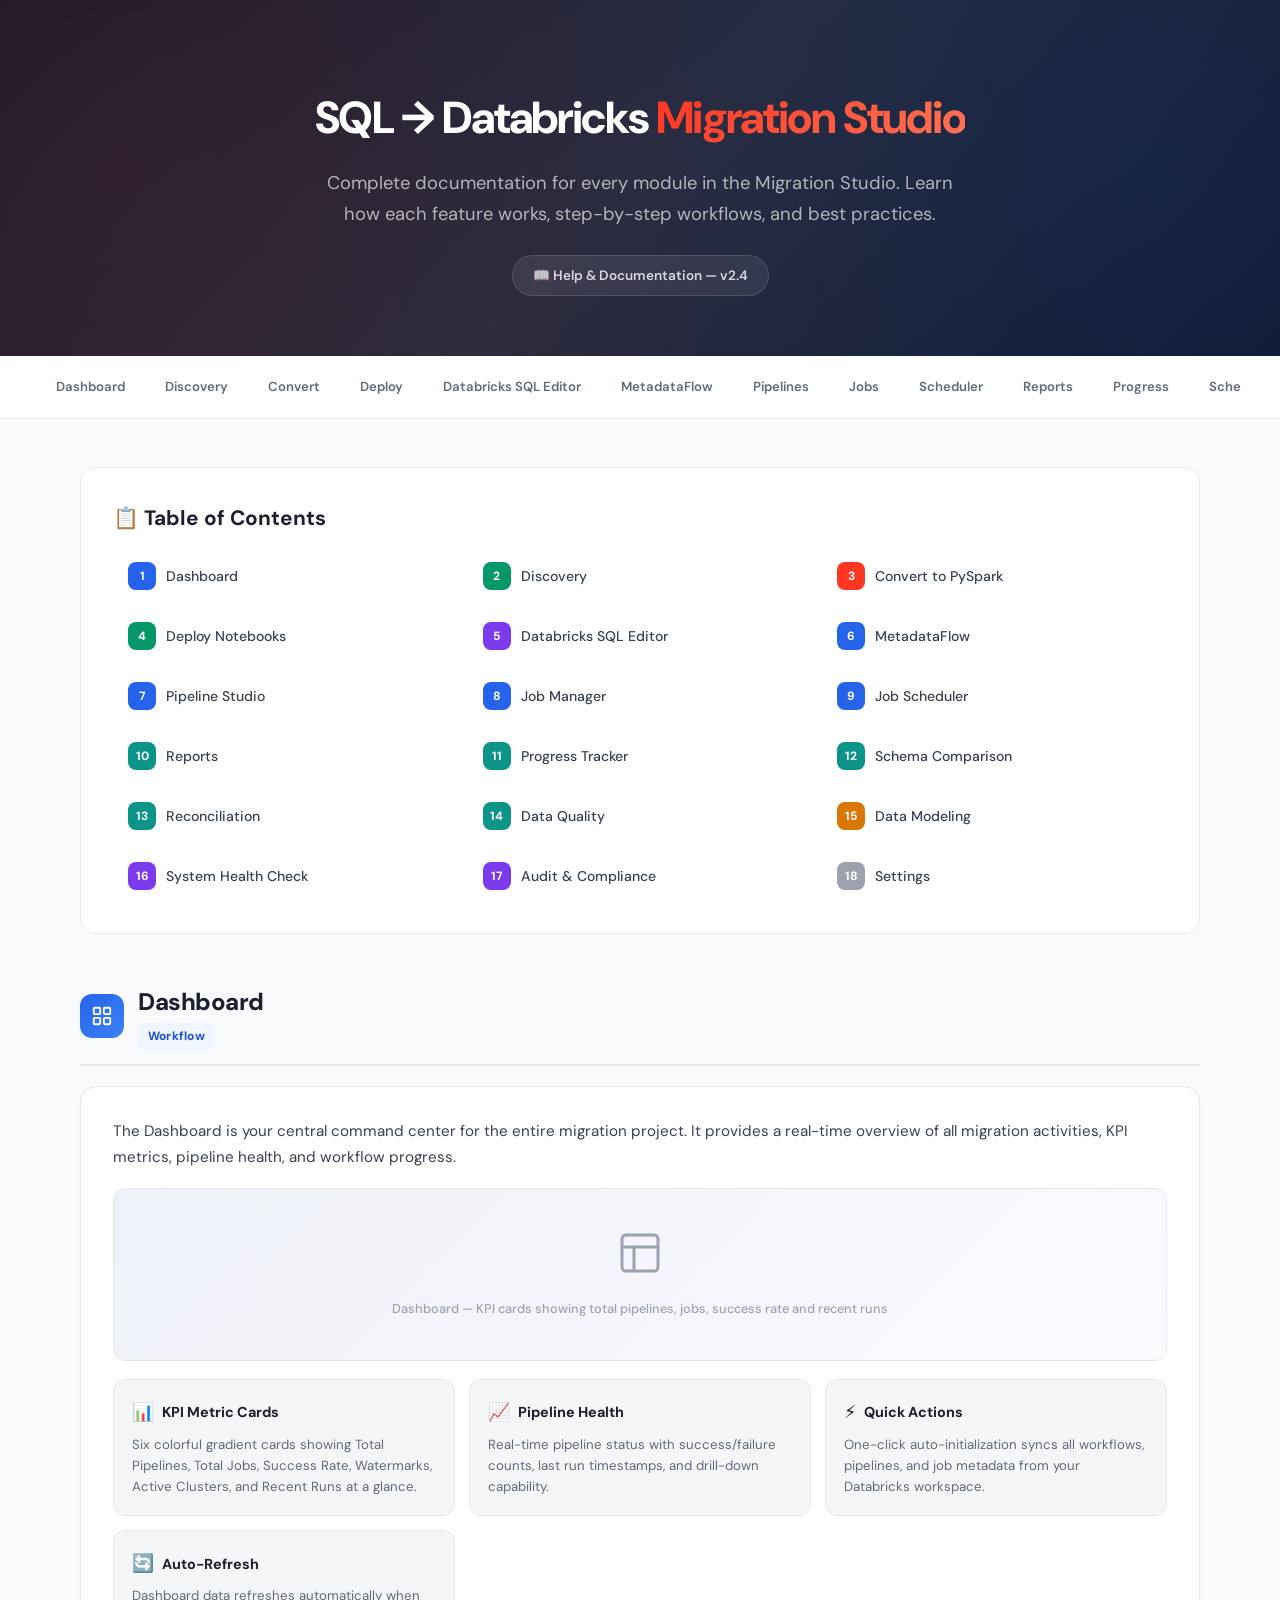
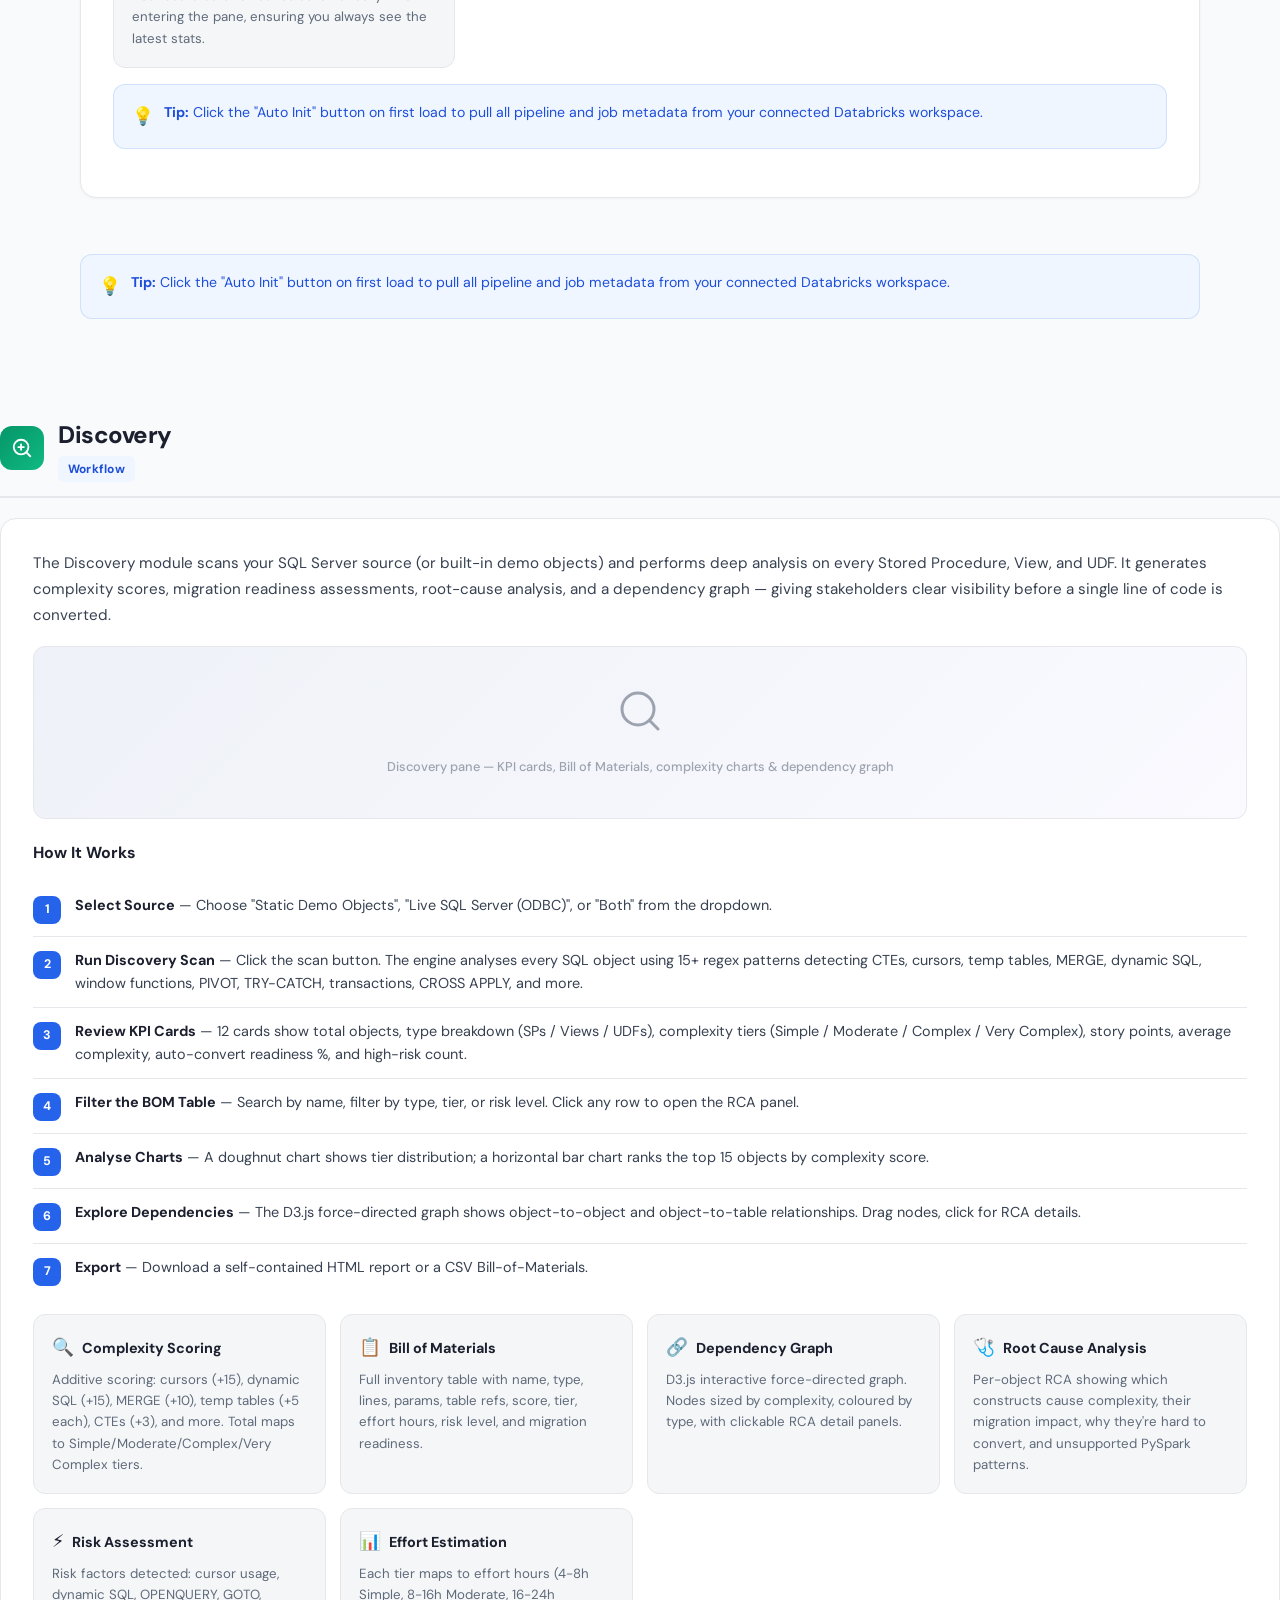
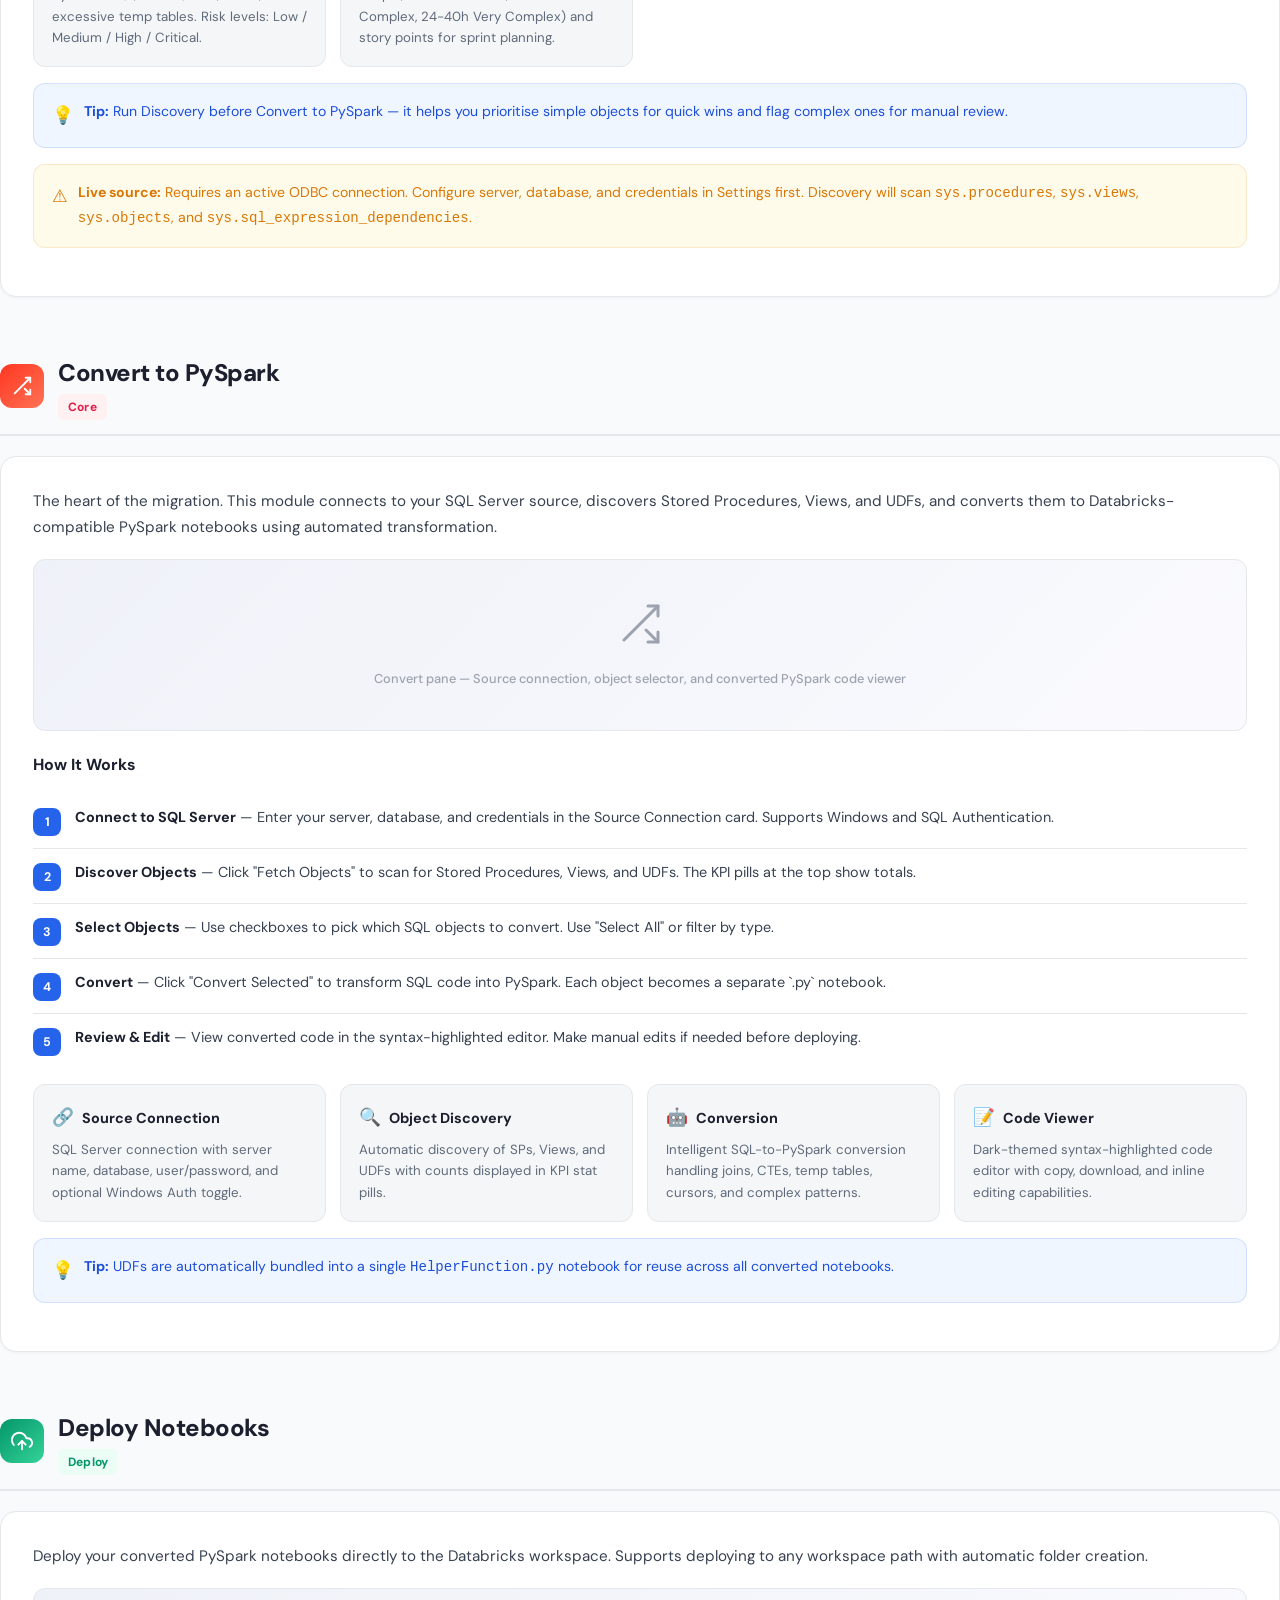
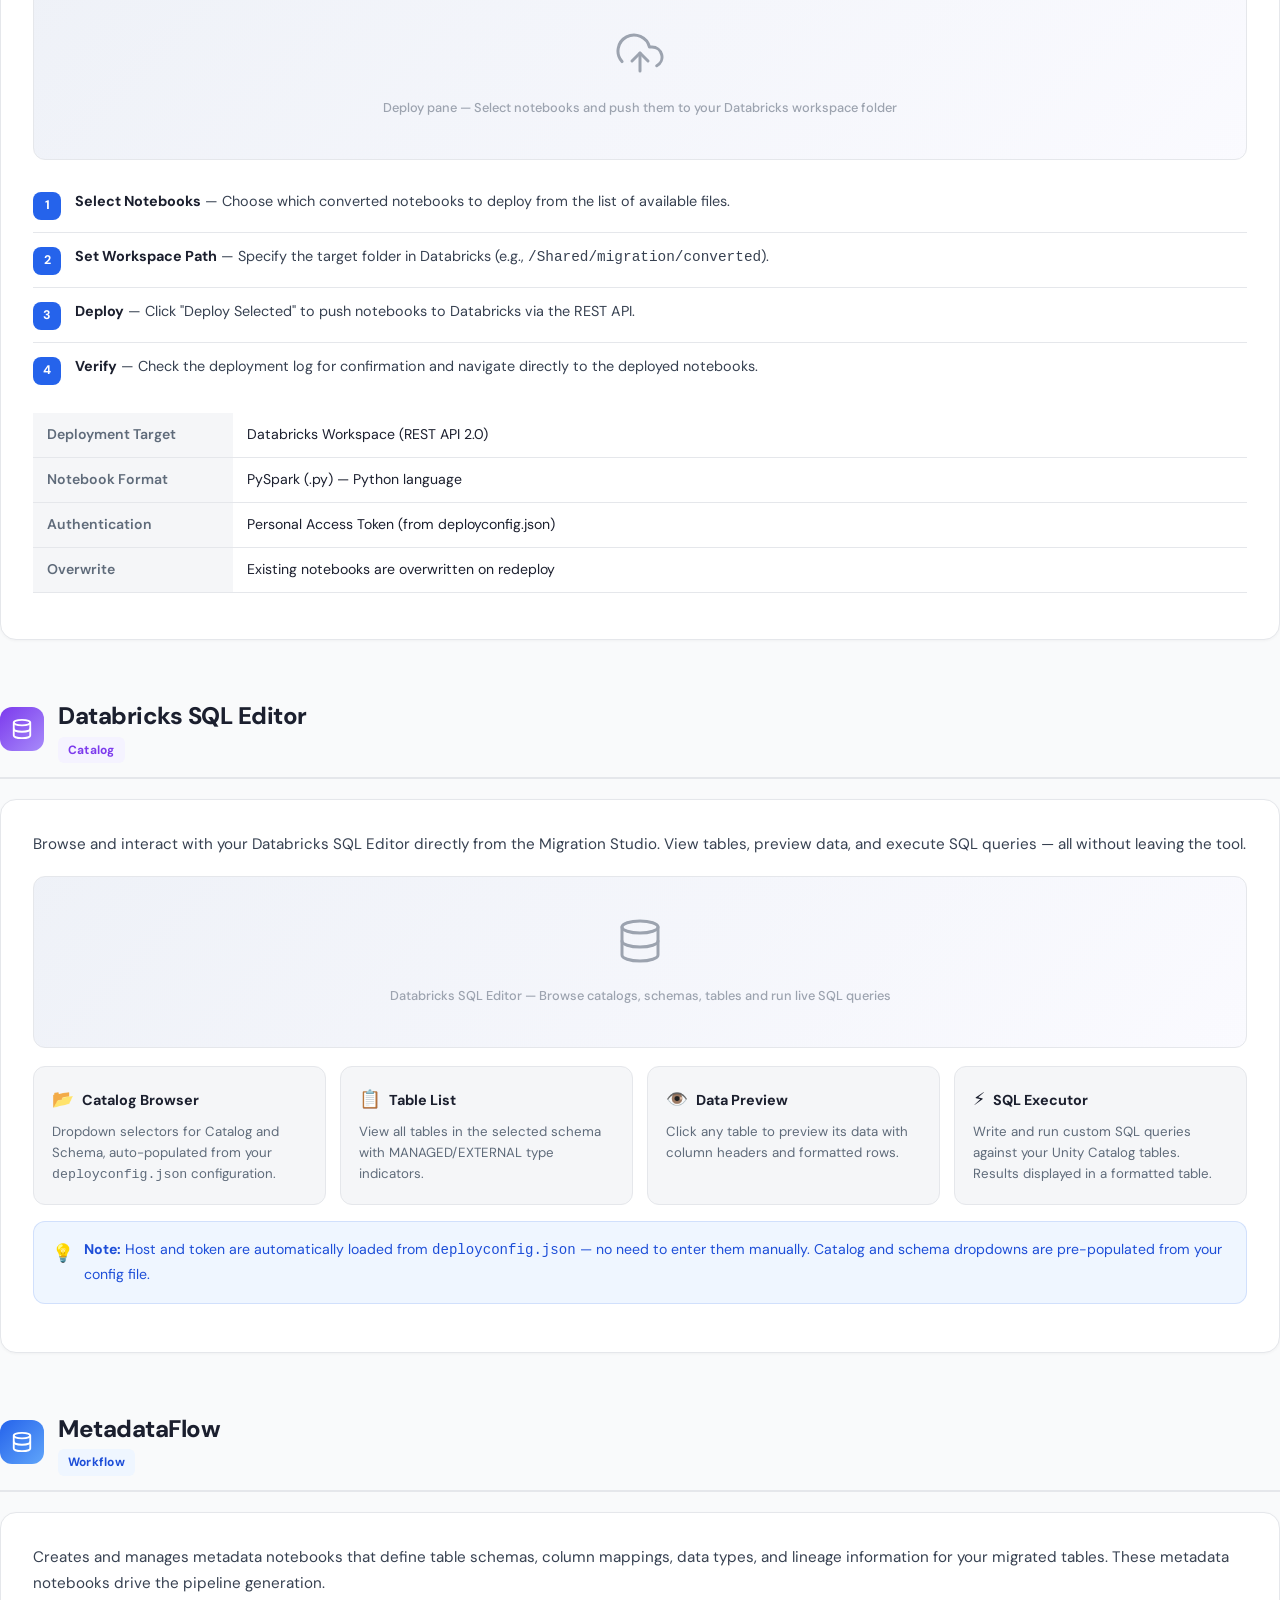
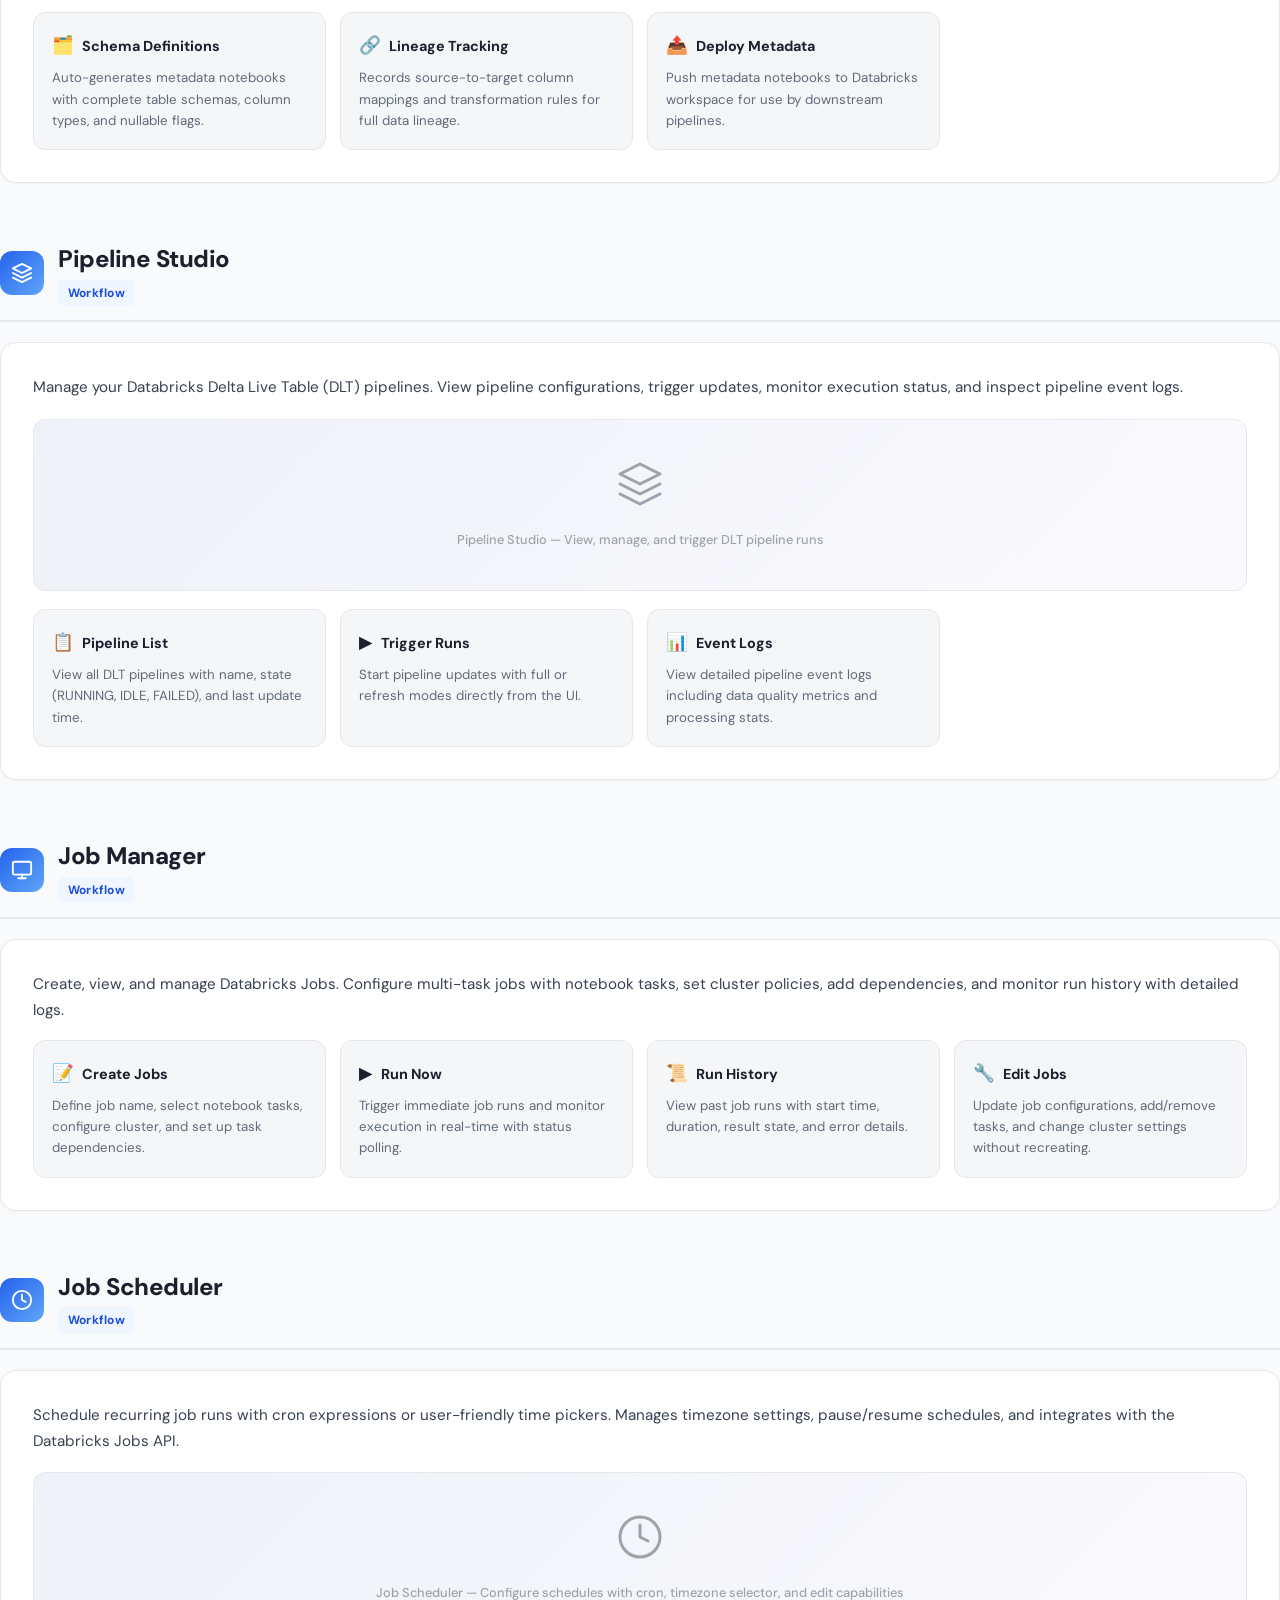
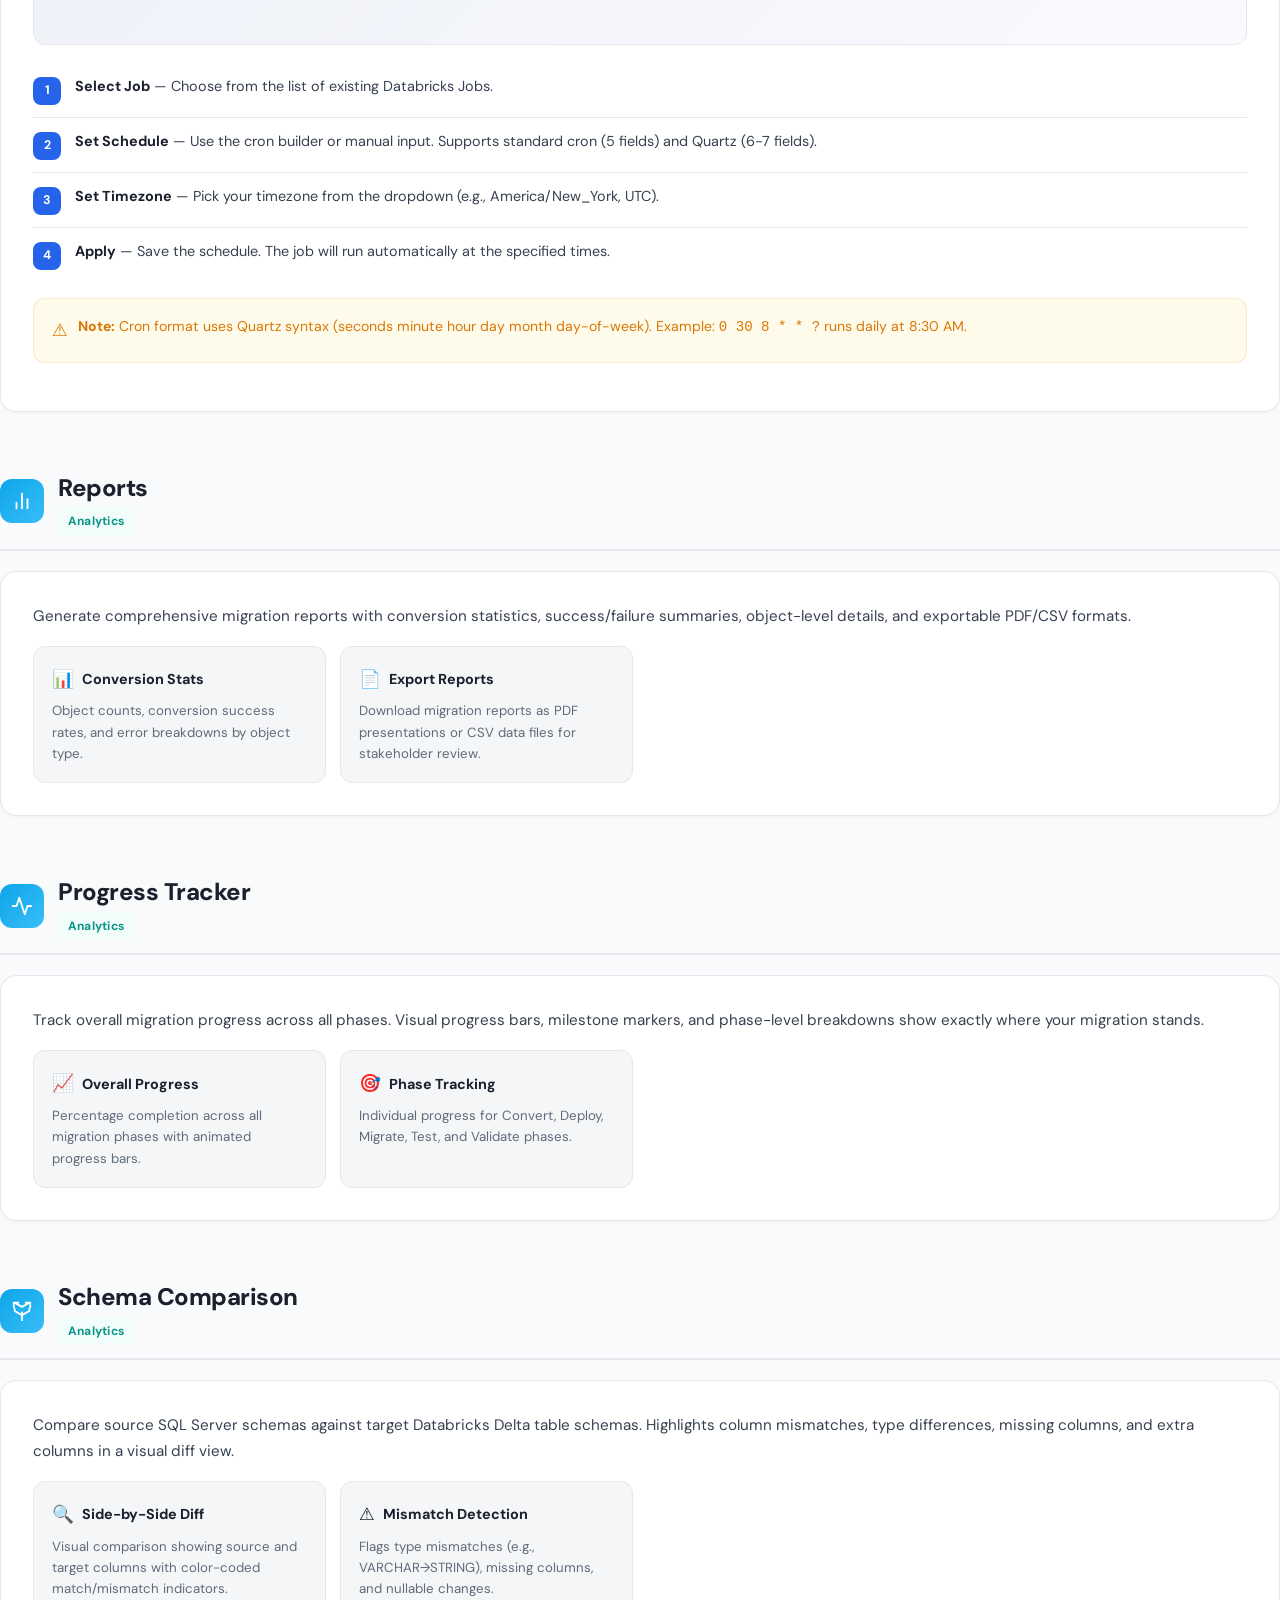
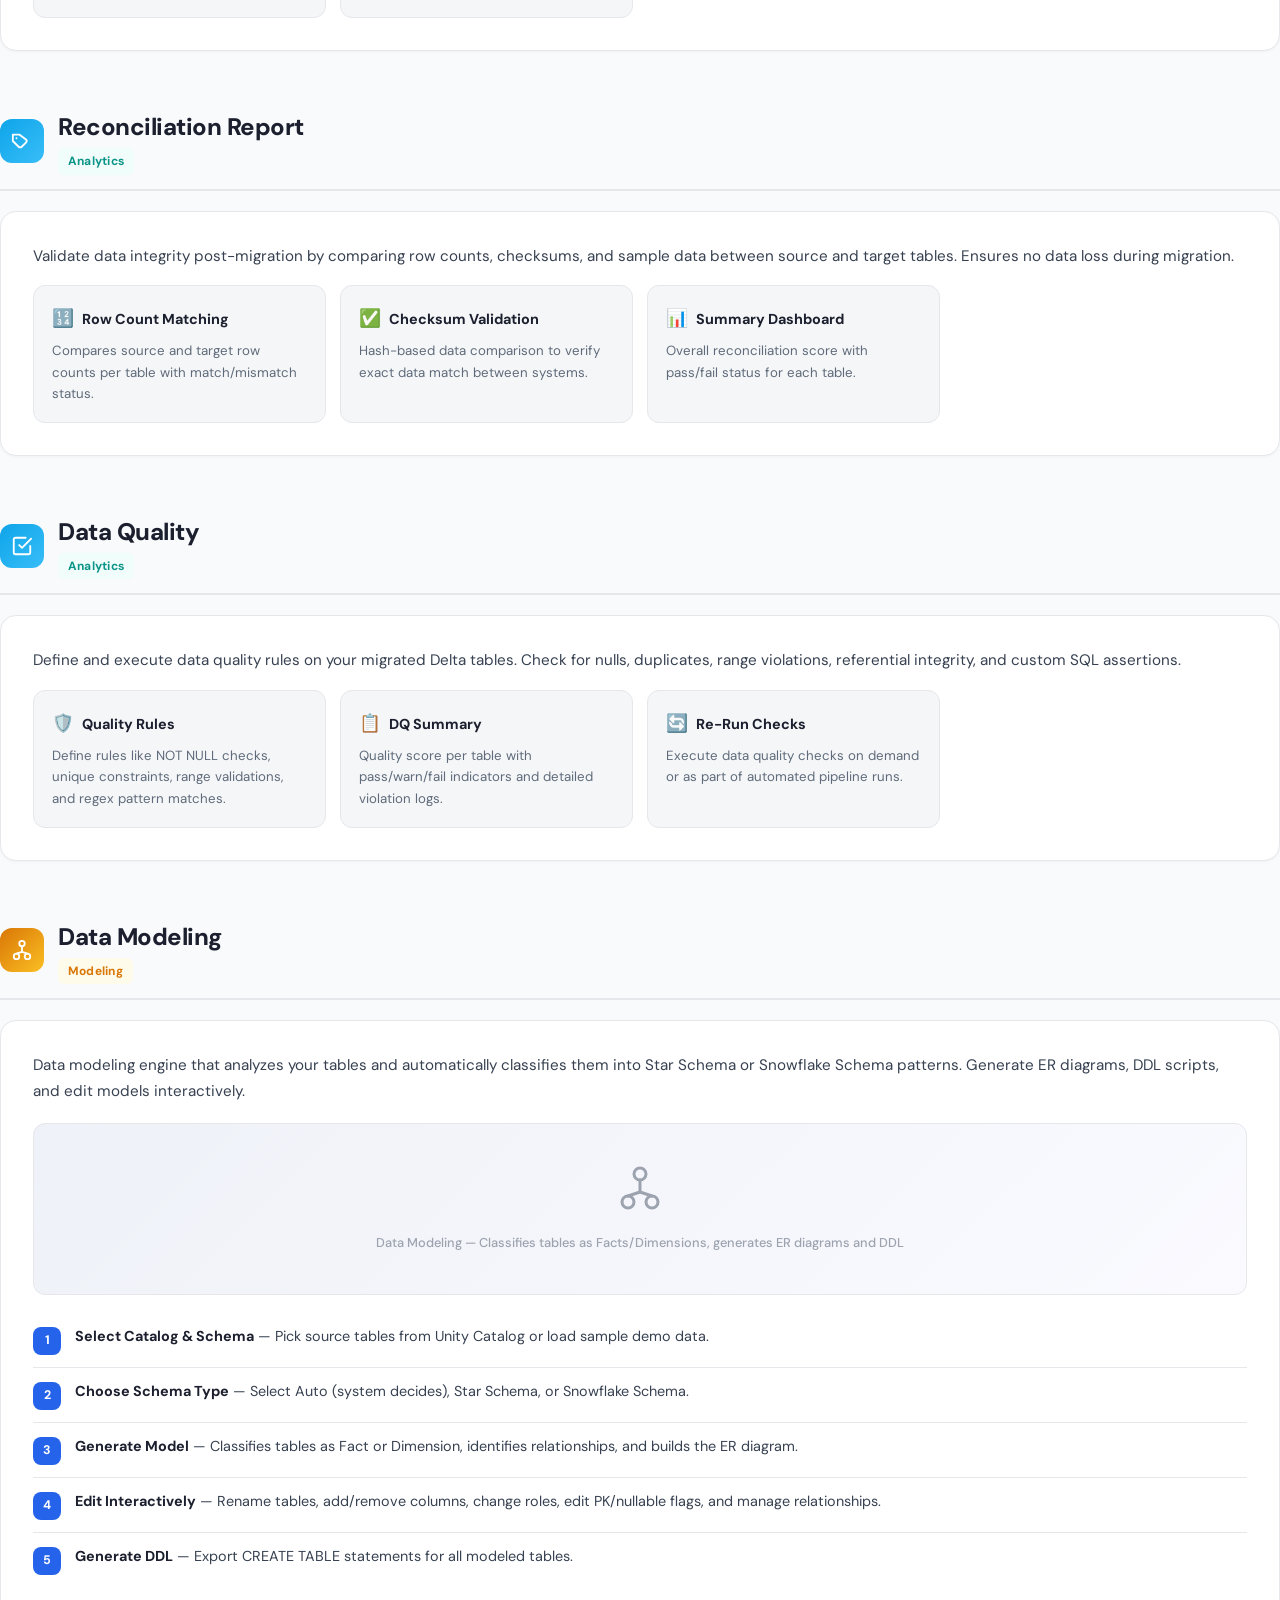
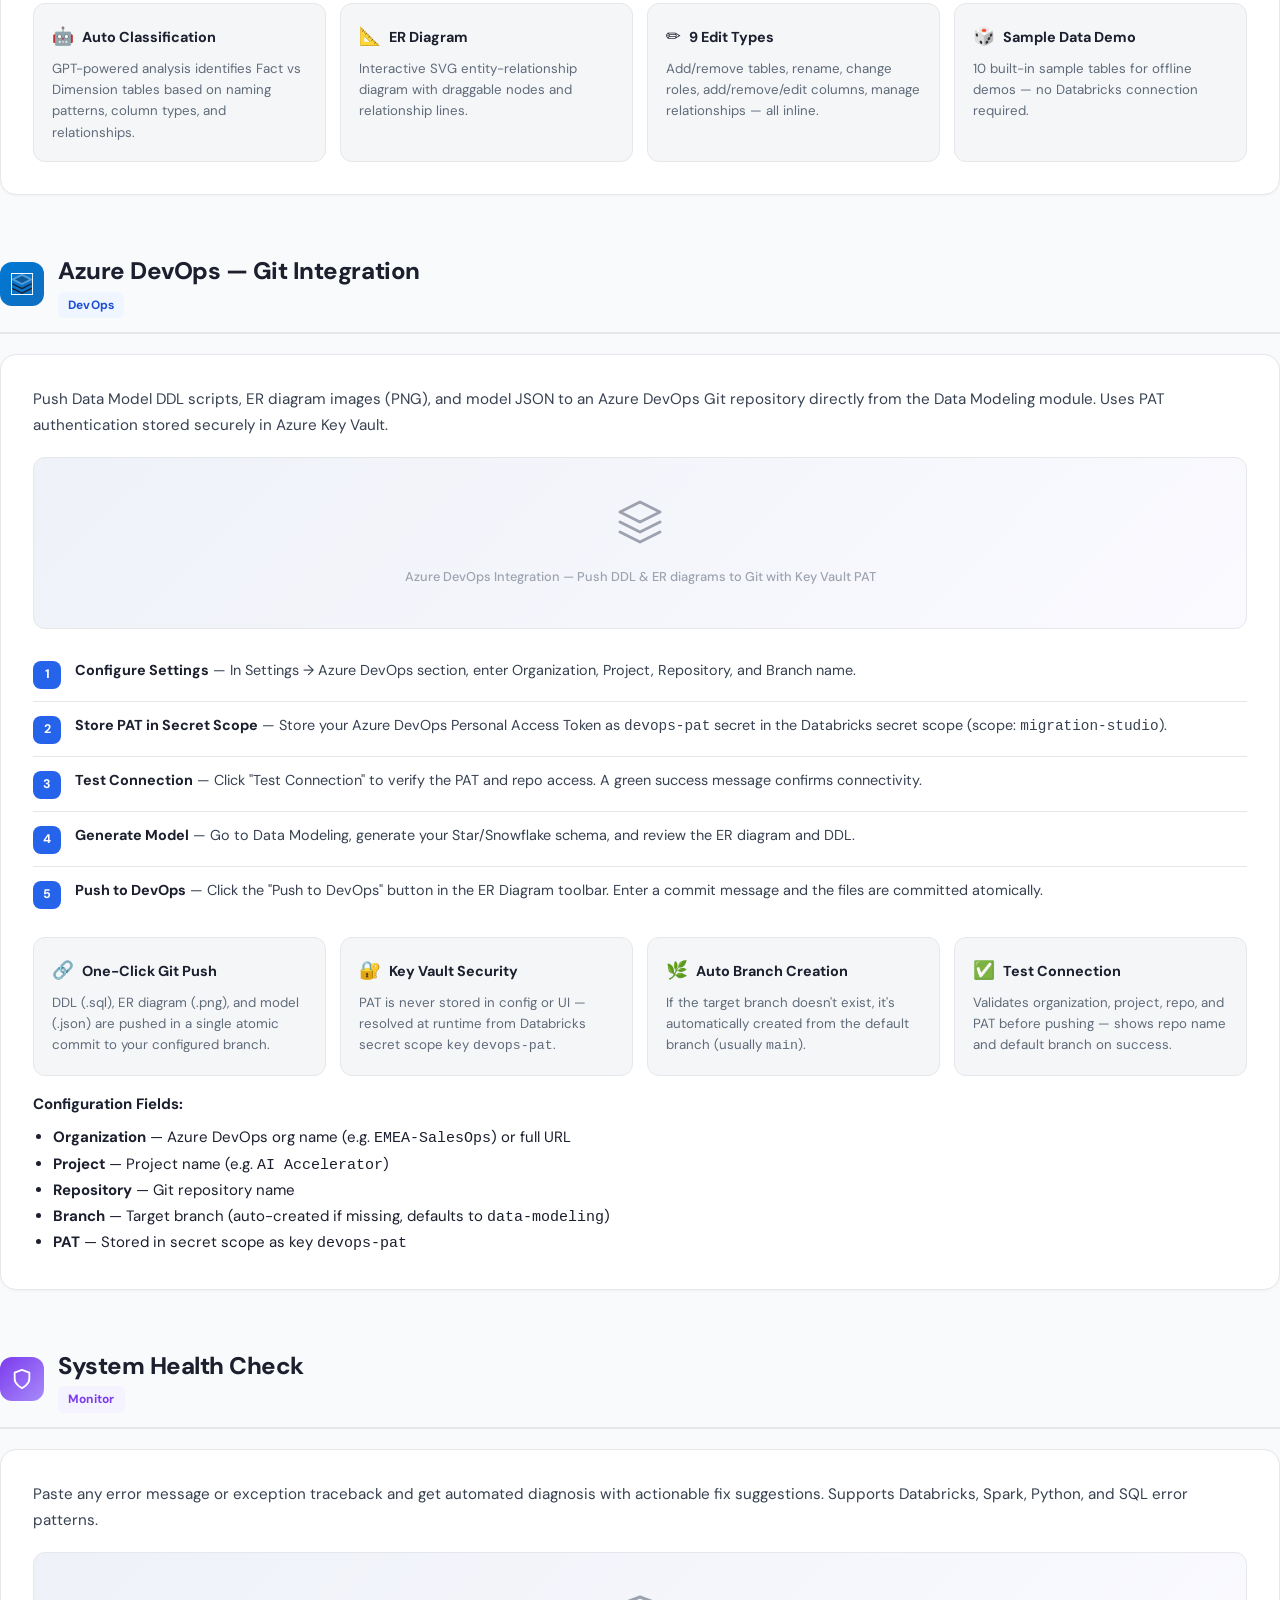
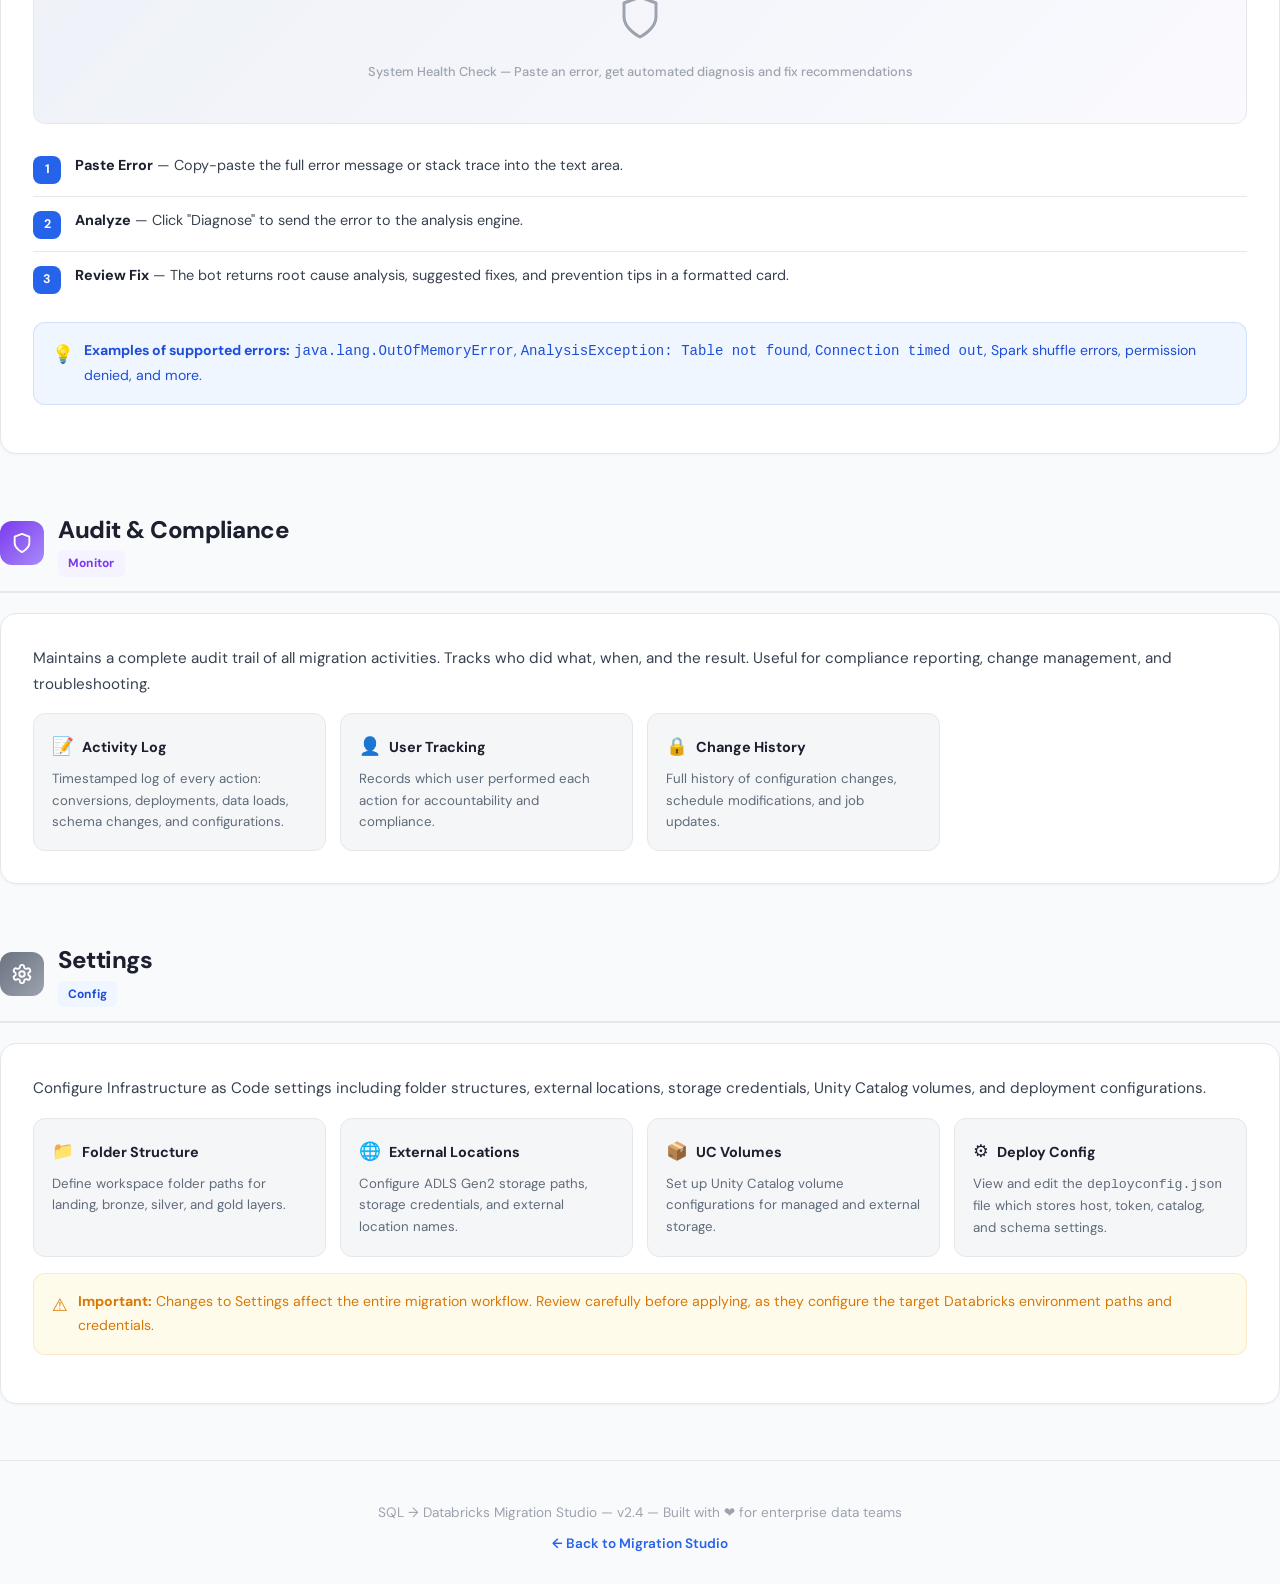
<file: migration_utility/templates/help.html>
<!DOCTYPE html>
<html lang="en">
<head>
<meta charset="UTF-8">
<meta name="viewport" content="width=device-width, initial-scale=1.0">
<title>Migration Studio — Help &amp; Documentation</title>
<link href="https://fonts.googleapis.com/css2?family=DM+Sans:wght@300;400;500;600;700;800&display=swap" rel="stylesheet">
<style>
*,*::before,*::after{box-sizing:border-box;margin:0;padding:0;}
:root{
  --font:'DM Sans',system-ui,-apple-system,sans-serif;
  --bg:#F9FAFB; --surface:#FFFFFF; --surface-2:#F5F6F8;
  --border:#E5E7EB; --border-2:#D1D5DB;
  --t1:#1B1F2E; --t2:#374151; --t3:#5F6B7A; --t4:#9CA3AF;
  --blue:#2563EB; --blue-light:#EFF6FF; --blue-fg:#1D4ED8;
  --green:#059669; --green-light:#ECFDF5;
  --amber:#D97706; --amber-light:#FFFBEB;
  --red:#DC2626; --accent:#FF3621;
  --purple:#7C3AED; --purple-light:#F5F3FF;
  --teal:#0D9488; --teal-light:#F0FDFA;
  --indigo:#4338CA; --indigo-light:#EEF2FF;
  --rose:#E11D48; --rose-light:#FFF1F2;
}
html{scroll-behavior:smooth;}
body{font-family:var(--font);font-size:15px;line-height:1.7;color:var(--t1);background:var(--bg);}

/* ── HERO ── */
.hero{
  background:linear-gradient(135deg,#0F172A 0%,#1E293B 50%,#0F172A 100%);
  color:#fff; padding:80px 0 60px; text-align:center; position:relative; overflow:hidden;
}
.hero::before{
  content:''; position:absolute; top:-50%; left:-50%; width:200%; height:200%;
  background:radial-gradient(circle at 30% 50%, rgba(255,54,33,.12) 0%, transparent 50%),
             radial-gradient(circle at 70% 50%, rgba(37,99,235,.1) 0%, transparent 50%);
}
.hero h1{font-size:2.8rem;font-weight:800;letter-spacing:-.03em;position:relative;}
.hero h1 span{background:linear-gradient(135deg,#FF3621,#FF7355);-webkit-background-clip:text;-webkit-text-fill-color:transparent;}
.hero p{font-size:1.15rem;color:rgba(255,255,255,.65);margin-top:12px;position:relative;max-width:640px;margin-left:auto;margin-right:auto;}
.hero-badge{
  display:inline-flex;align-items:center;gap:6px;margin-top:24px;position:relative;
  padding:8px 20px;border-radius:99px;font-size:.85rem;font-weight:600;
  background:rgba(255,255,255,.08);border:1px solid rgba(255,255,255,.12);color:rgba(255,255,255,.8);
}

/* ── NAV ── */
.doc-nav{
  position:sticky;top:0;z-index:100;background:rgba(255,255,255,.92);backdrop-filter:blur(12px);
  border-bottom:1px solid var(--border);padding:0 40px;
}
.doc-nav-inner{
  max-width:1200px;margin:0 auto;display:flex;align-items:center;gap:8px;
  overflow-x:auto;padding:12px 0;
}
.doc-nav a{
  padding:8px 16px;border-radius:8px;font-size:.82rem;font-weight:600;color:var(--t3);
  text-decoration:none;white-space:nowrap;transition:all .2s;
}
.doc-nav a:hover{background:var(--blue-light);color:var(--blue-fg);}

/* ── CONTAINER ── */
.container{max-width:1200px;margin:0 auto;padding:48px 40px 80px;}

/* ── TOC ── */
.toc{
  background:var(--surface);border:1px solid var(--border);border-radius:16px;
  padding:2rem;margin-bottom:48px;
}
.toc h2{font-size:1.3rem;font-weight:700;margin-bottom:16px;color:var(--t1);}
.toc-grid{display:grid;grid-template-columns:repeat(auto-fill,minmax(260px,1fr));gap:10px;}
.toc a{
  display:flex;align-items:center;gap:10px;padding:10px 14px;border-radius:10px;
  text-decoration:none;color:var(--t2);font-size:.88rem;font-weight:500;
  transition:all .2s;border:1px solid transparent;
}
.toc a:hover{background:var(--blue-light);border-color:rgba(37,99,235,.15);color:var(--blue-fg);}
.toc-num{
  width:28px;height:28px;border-radius:8px;display:flex;align-items:center;justify-content:center;
  font-size:.75rem;font-weight:700;color:#fff;flex-shrink:0;
}

/* ── SECTION ── */
.section{margin-bottom:56px;scroll-margin-top:80px;}
.section-header{
  display:flex;align-items:center;gap:14px;margin-bottom:20px;
  padding-bottom:14px;border-bottom:2px solid var(--border);
}
.section-icon{
  width:44px;height:44px;border-radius:12px;display:flex;align-items:center;justify-content:center;
  flex-shrink:0;
}
.section-icon svg{width:22px;height:22px;fill:none;stroke:#fff;stroke-width:2;stroke-linecap:round;stroke-linejoin:round;}
.section h2{font-size:1.5rem;font-weight:800;letter-spacing:-.02em;color:var(--t1);}
.section-body{
  background:var(--surface);border:1px solid var(--border);border-radius:16px;
  padding:2rem;box-shadow:0 1px 3px rgba(0,0,0,.04);
}
.section-body p{margin-bottom:14px;color:var(--t2);font-size:.95rem;}
.section-body p:last-child{margin-bottom:0;}

/* ── FEATURE GRID ── */
.feat-grid{display:grid;grid-template-columns:repeat(auto-fill,minmax(280px,1fr));gap:14px;margin-top:16px;}
.feat-card{
  padding:18px;border-radius:12px;border:1px solid var(--border);
  background:var(--surface-2);transition:all .2s;
}
.feat-card:hover{border-color:var(--border-2);transform:translateY(-1px);box-shadow:0 4px 16px rgba(0,0,0,.06);}
.feat-card h4{font-size:.9rem;font-weight:700;color:var(--t1);margin-bottom:6px;display:flex;align-items:center;gap:8px;}
.feat-card p{font-size:.83rem;color:var(--t3);line-height:1.6;}
.feat-icon{font-size:1.1rem;}

/* ── SAMPLE IMAGE PLACEHOLDERS ── */
.img-placeholder{
  width:100%;border-radius:12px;overflow:hidden;margin:18px 0;
  background:linear-gradient(135deg,var(--surface-2),#fff);
  border:1px solid var(--border);position:relative;
}
.img-inner{
  padding:40px 24px;text-align:center;
  background:linear-gradient(135deg,rgba(37,99,235,.03),rgba(99,102,241,.03));
}
.img-inner svg{width:48px;height:48px;fill:none;stroke:var(--t4);stroke-width:1.5;stroke-linecap:round;stroke-linejoin:round;margin-bottom:12px;}
.img-cap{font-size:.8rem;color:var(--t4);font-weight:500;}

/* ── STEP LIST ── */
.steps{counter-reset:step;margin:16px 0;}
.step-item{
  display:flex;gap:14px;padding:12px 0;border-bottom:1px solid var(--border);
  counter-increment:step;
}
.step-item:last-child{border-bottom:none;}
.step-item::before{
  content:counter(step);width:28px;height:28px;border-radius:8px;
  background:var(--blue);color:#fff;display:flex;align-items:center;justify-content:center;
  font-size:.78rem;font-weight:700;flex-shrink:0;margin-top:2px;
}
.step-item p{font-size:.9rem;color:var(--t2);line-height:1.6;}
.step-item strong{color:var(--t1);}

/* ── KEY-VALUE INFO ── */
.info-table{width:100%;border-collapse:collapse;margin:14px 0;}
.info-table th,.info-table td{text-align:left;padding:10px 14px;font-size:.88rem;border-bottom:1px solid var(--border);}
.info-table th{color:var(--t3);font-weight:600;width:200px;background:var(--surface-2);}
.info-table td{color:var(--t1);}

/* ── BADGES ── */
.badge{display:inline-flex;padding:3px 10px;border-radius:6px;font-size:.75rem;font-weight:700;letter-spacing:.02em;}
.badge-blue{background:var(--blue-light);color:var(--blue-fg);}
.badge-green{background:var(--green-light);color:var(--green);}
.badge-amber{background:var(--amber-light);color:var(--amber);}
.badge-purple{background:var(--purple-light);color:var(--purple);}
.badge-teal{background:var(--teal-light);color:var(--teal);}
.badge-rose{background:var(--rose-light);color:var(--rose);}

/* ── TIP / NOTE ── */
.tip{
  padding:16px 18px;border-radius:12px;margin:16px 0;font-size:.88rem;
  display:flex;align-items:flex-start;gap:10px;
}
.tip-info{background:var(--blue-light);border:1px solid rgba(37,99,235,.15);color:var(--blue-fg);}
.tip-warn{background:var(--amber-light);border:1px solid rgba(217,119,6,.15);color:var(--amber);}
.tip-icon{font-size:1.1rem;flex-shrink:0;margin-top:1px;}

/* ── FOOTER ── */
.doc-footer{
  text-align:center;padding:40px 0;border-top:1px solid var(--border);
  color:var(--t4);font-size:.85rem;margin-top:40px;
}
.doc-footer a{color:var(--blue);text-decoration:none;font-weight:600;}

/* ── SCROLLBAR ── */
::-webkit-scrollbar{width:6px;height:6px;}
::-webkit-scrollbar-track{background:#F3F4F6;}
::-webkit-scrollbar-thumb{background:#D1D5DB;border-radius:10px;}
::-webkit-scrollbar-thumb:hover{background:#9CA3AF;}

@media (max-width:768px){
  .hero h1{font-size:1.8rem;}
  .container{padding:24px 16px 60px;}
  .feat-grid{grid-template-columns:1fr;}
  .toc-grid{grid-template-columns:1fr;}
}
</style>
</head>
<body>

<!-- ═══════ HERO ═══════ -->
<div class="hero">
  <h1>SQL → Databricks <span>Migration Studio</span></h1>
  <p>Complete documentation for every module in the Migration Studio. Learn how each feature works, step-by-step workflows, and best practices.</p>
  <div class="hero-badge">📖 Help &amp; Documentation — v2.4</div>
</div>

<!-- ═══════ STICKY NAV ═══════ -->
<nav class="doc-nav">
  <div class="doc-nav-inner">
    <a href="#dashboard">Dashboard</a>
    <a href="#discovery">Discovery</a>
    <a href="#convert">Convert</a>
    <a href="#deploy">Deploy</a>
    <a href="#databricks-sql-editor">Databricks SQL Editor</a>
    <a href="#metadata">MetadataFlow</a>
    <a href="#pipelines">Pipelines</a>
    <a href="#jobs">Jobs</a>
    <a href="#scheduler">Scheduler</a>
    <a href="#reports">Reports</a>
    <a href="#progress">Progress</a>
    <a href="#schema">Schema</a>
    <a href="#recon">Reconciliation</a>
    <a href="#dq">Data Quality</a>
    <a href="#datamodel">Data Modeling</a>
    <a href="#healer">Self-Healing</a>
    <a href="#audit">Audit</a>
    <a href="#settings">Settings</a>
  </div>
</nav>

<!-- ═══════ CONTENT ═══════ -->
<div class="container">

<!-- TABLE OF CONTENTS -->
<div class="toc">
  <h2>📋 Table of Contents</h2>
  <div class="toc-grid">
    <a href="#dashboard"><span class="toc-num" style="background:var(--blue);">1</span> Dashboard</a>
    <a href="#discovery"><span class="toc-num" style="background:var(--green);">2</span> Discovery</a>
    <a href="#convert"><span class="toc-num" style="background:var(--accent);">3</span> Convert to PySpark</a>
    <a href="#deploy"><span class="toc-num" style="background:var(--green);">4</span> Deploy Notebooks</a>
    <a href="#databricks-sql-editor"><span class="toc-num" style="background:var(--purple);">5</span> Databricks SQL Editor</a>
    <a href="#metadata"><span class="toc-num" style="background:var(--blue);">6</span> MetadataFlow</a>
    <a href="#pipelines"><span class="toc-num" style="background:var(--blue);">7</span> Pipeline Studio</a>
    <a href="#jobs"><span class="toc-num" style="background:var(--blue);">8</span> Job Manager</a>
    <a href="#scheduler"><span class="toc-num" style="background:var(--blue);">9</span> Job Scheduler</a>
    <a href="#reports"><span class="toc-num" style="background:var(--teal);">10</span> Reports</a>
    <a href="#progress"><span class="toc-num" style="background:var(--teal);">11</span> Progress Tracker</a>
    <a href="#schema"><span class="toc-num" style="background:var(--teal);">12</span> Schema Comparison</a>
    <a href="#recon"><span class="toc-num" style="background:var(--teal);">13</span> Reconciliation</a>
    <a href="#dq"><span class="toc-num" style="background:var(--teal);">14</span> Data Quality</a>
    <a href="#datamodel"><span class="toc-num" style="background:var(--amber);">15</span> Data Modeling</a>
    <a href="#healer"><span class="toc-num" style="background:var(--purple);">16</span> System Health Check</a>
    <a href="#audit"><span class="toc-num" style="background:var(--purple);">17</span> Audit &amp; Compliance</a>
    <a href="#settings"><span class="toc-num" style="background:var(--t4);">18</span> Settings</a>
  </div>
</div>

<!-- ═══════════════════════════════════════════════════════════════════ -->
<!-- 1. DASHBOARD -->
<!-- ═══════════════════════════════════════════════════════════════════ -->
<div class="section" id="dashboard">
  <div class="section-header">
    <div class="section-icon" style="background:linear-gradient(135deg,#2563EB,#3B82F6);">
      <svg viewBox="0 0 24 24"><rect x="3" y="3" width="7" height="7" rx="1"/><rect x="14" y="3" width="7" height="7" rx="1"/><rect x="3" y="14" width="7" height="7" rx="1"/><rect x="14" y="14" width="7" height="7" rx="1"/></svg>
    </div>
    <div>
      <h2>Dashboard</h2>
      <span class="badge badge-blue">Workflow</span>
    </div>
  </div>
  <div class="section-body">
    <p>The Dashboard is your central command center for the entire migration project. It provides a real-time overview of all migration activities, KPI metrics, pipeline health, and workflow progress.</p>

    <div class="img-placeholder">
      <div class="img-inner">
        <svg viewBox="0 0 24 24"><rect x="3" y="3" width="18" height="18" rx="2"/><line x1="3" y1="9" x2="21" y2="9"/><line x1="9" y1="21" x2="9" y2="9"/></svg>
        <div class="img-cap">Dashboard — KPI cards showing total pipelines, jobs, success rate and recent runs</div>
      </div>
    </div>

    <div class="feat-grid">
      <div class="feat-card">
        <h4><span class="feat-icon">📊</span> KPI Metric Cards</h4>
        <p>Six colorful gradient cards showing Total Pipelines, Total Jobs, Success Rate, Watermarks, Active Clusters, and Recent Runs at a glance.</p>
      </div>
      <div class="feat-card">
        <h4><span class="feat-icon">📈</span> Pipeline Health</h4>
        <p>Real-time pipeline status with success/failure counts, last run timestamps, and drill-down capability.</p>
      </div>
      <div class="feat-card">
        <h4><span class="feat-icon">⚡</span> Quick Actions</h4>
        <p>One-click auto-initialization syncs all workflows, pipelines, and job metadata from your Databricks workspace.</p>
      </div>
      <div class="feat-card">
        <h4><span class="feat-icon">🔄</span> Auto-Refresh</h4>
        <p>Dashboard data refreshes automatically when entering the pane, ensuring you always see the latest stats.</p>
      </div>
    </div>

    <div class="tip tip-info">
      <span class="tip-icon">💡</span>
      <div><strong>Tip:</strong> Click the "Auto Init" button on first load to pull all pipeline and job metadata from your connected Databricks workspace.</div>
    </div>
  </div>
</div>

    <div class="tip tip-info">
      <span class="tip-icon">💡</span>
      <div><strong>Tip:</strong> Click the "Auto Init" button on first load to pull all pipeline and job metadata from your connected Databricks workspace.</div>
    </div>
  </div>
</div>

<!-- ═══════════════════════════════════════════════════════════════════ -->
<!-- 2. DISCOVERY -->
<!-- ═══════════════════════════════════════════════════════════════════ -->
<div class="section" id="discovery">
  <div class="section-header">
    <div class="section-icon" style="background:linear-gradient(135deg,#059669,#10B981);">
      <svg viewBox="0 0 24 24"><circle cx="11" cy="11" r="8"/><line x1="21" y1="21" x2="16.65" y2="16.65"/><line x1="11" y1="8" x2="11" y2="14"/><line x1="8" y1="11" x2="14" y2="11"/></svg>
    </div>
    <div>
      <h2>Discovery</h2>
      <span class="badge badge-blue">Workflow</span>
    </div>
  </div>
  <div class="section-body">
    <p>The Discovery module scans your SQL Server source (or built-in demo objects) and performs deep analysis on every Stored Procedure, View, and UDF. It generates complexity scores, migration readiness assessments, root-cause analysis, and a dependency graph — giving stakeholders clear visibility before a single line of code is converted.</p>

    <div class="img-placeholder">
      <div class="img-inner">
        <svg viewBox="0 0 24 24"><circle cx="11" cy="11" r="8"/><line x1="21" y1="21" x2="16.65" y2="16.65"/></svg>
        <div class="img-cap">Discovery pane — KPI cards, Bill of Materials, complexity charts & dependency graph</div>
      </div>
    </div>

    <h3 style="font-size:1rem;font-weight:700;margin:20px 0 12px;">How It Works</h3>
    <div class="steps">
      <div class="step-item"><p><strong>Select Source</strong> — Choose "Static Demo Objects", "Live SQL Server (ODBC)", or "Both" from the dropdown.</p></div>
      <div class="step-item"><p><strong>Run Discovery Scan</strong> — Click the scan button. The engine analyses every SQL object using 15+ regex patterns detecting CTEs, cursors, temp tables, MERGE, dynamic SQL, window functions, PIVOT, TRY-CATCH, transactions, CROSS APPLY, and more.</p></div>
      <div class="step-item"><p><strong>Review KPI Cards</strong> — 12 cards show total objects, type breakdown (SPs / Views / UDFs), complexity tiers (Simple / Moderate / Complex / Very Complex), story points, average complexity, auto-convert readiness %, and high-risk count.</p></div>
      <div class="step-item"><p><strong>Filter the BOM Table</strong> — Search by name, filter by type, tier, or risk level. Click any row to open the RCA panel.</p></div>
      <div class="step-item"><p><strong>Analyse Charts</strong> — A doughnut chart shows tier distribution; a horizontal bar chart ranks the top 15 objects by complexity score.</p></div>
      <div class="step-item"><p><strong>Explore Dependencies</strong> — The D3.js force-directed graph shows object-to-object and object-to-table relationships. Drag nodes, click for RCA details.</p></div>
      <div class="step-item"><p><strong>Export</strong> — Download a self-contained HTML report or a CSV Bill-of-Materials.</p></div>
    </div>

    <div class="feat-grid">
      <div class="feat-card">
        <h4><span class="feat-icon">🔍</span> Complexity Scoring</h4>
        <p>Additive scoring: cursors (+15), dynamic SQL (+15), MERGE (+10), temp tables (+5 each), CTEs (+3), and more. Total maps to Simple/Moderate/Complex/Very Complex tiers.</p>
      </div>
      <div class="feat-card">
        <h4><span class="feat-icon">📋</span> Bill of Materials</h4>
        <p>Full inventory table with name, type, lines, params, table refs, score, tier, effort hours, risk level, and migration readiness.</p>
      </div>
      <div class="feat-card">
        <h4><span class="feat-icon">🔗</span> Dependency Graph</h4>
        <p>D3.js interactive force-directed graph. Nodes sized by complexity, coloured by type, with clickable RCA detail panels.</p>
      </div>
      <div class="feat-card">
        <h4><span class="feat-icon">🩺</span> Root Cause Analysis</h4>
        <p>Per-object RCA showing which constructs cause complexity, their migration impact, why they're hard to convert, and unsupported PySpark patterns.</p>
      </div>
      <div class="feat-card">
        <h4><span class="feat-icon">⚡</span> Risk Assessment</h4>
        <p>Risk factors detected: cursor usage, dynamic SQL, OPENQUERY, GOTO, excessive temp tables. Risk levels: Low / Medium / High / Critical.</p>
      </div>
      <div class="feat-card">
        <h4><span class="feat-icon">📊</span> Effort Estimation</h4>
        <p>Each tier maps to effort hours (4-8h Simple, 8-16h Moderate, 16-24h Complex, 24-40h Very Complex) and story points for sprint planning.</p>
      </div>
    </div>

    <div class="tip tip-info">
      <span class="tip-icon">💡</span>
      <div><strong>Tip:</strong> Run Discovery before Convert to PySpark — it helps you prioritise simple objects for quick wins and flag complex ones for manual review.</div>
    </div>
    <div class="tip tip-warn">
      <span class="tip-icon">⚠️</span>
      <div><strong>Live source:</strong> Requires an active ODBC connection. Configure server, database, and credentials in Settings first. Discovery will scan <code>sys.procedures</code>, <code>sys.views</code>, <code>sys.objects</code>, and <code>sys.sql_expression_dependencies</code>.</div>
    </div>
  </div>
</div>

<!-- ═══════════════════════════════════════════════════════════════════ -->
<!-- 3. CONVERT TO PYSPARK -->
<!-- ═══════════════════════════════════════════════════════════════════ -->
<div class="section" id="convert">
  <div class="section-header">
    <div class="section-icon" style="background:linear-gradient(135deg,#FF3621,#FF7355);">
      <svg viewBox="0 0 24 24"><polyline points="16 3 21 3 21 8"/><line x1="4" y1="20" x2="21" y2="3"/><polyline points="21 16 21 21 16 21"/><line x1="15" y1="15" x2="21" y2="21"/></svg>
    </div>
    <div>
      <h2>Convert to PySpark</h2>
      <span class="badge badge-rose">Core</span>
    </div>
  </div>
  <div class="section-body">
    <p>The heart of the migration. This module connects to your SQL Server source, discovers Stored Procedures, Views, and UDFs, and converts them to Databricks-compatible PySpark notebooks using automated transformation.</p>

    <div class="img-placeholder">
      <div class="img-inner">
        <svg viewBox="0 0 24 24"><polyline points="16 3 21 3 21 8"/><line x1="4" y1="20" x2="21" y2="3"/><polyline points="21 16 21 21 16 21"/><line x1="15" y1="15" x2="21" y2="21"/></svg>
        <div class="img-cap">Convert pane — Source connection, object selector, and converted PySpark code viewer</div>
      </div>
    </div>

    <h3 style="font-size:1rem;font-weight:700;margin:20px 0 12px;">How It Works</h3>
    <div class="steps">
      <div class="step-item"><p><strong>Connect to SQL Server</strong> — Enter your server, database, and credentials in the Source Connection card. Supports Windows and SQL Authentication.</p></div>
      <div class="step-item"><p><strong>Discover Objects</strong> — Click "Fetch Objects" to scan for Stored Procedures, Views, and UDFs. The KPI pills at the top show totals.</p></div>
      <div class="step-item"><p><strong>Select Objects</strong> — Use checkboxes to pick which SQL objects to convert. Use "Select All" or filter by type.</p></div>
      <div class="step-item"><p><strong>Convert</strong> — Click "Convert Selected" to transform SQL code into PySpark. Each object becomes a separate `.py` notebook.</p></div>
      <div class="step-item"><p><strong>Review &amp; Edit</strong> — View converted code in the syntax-highlighted editor. Make manual edits if needed before deploying.</p></div>
    </div>

    <div class="feat-grid">
      <div class="feat-card">
        <h4><span class="feat-icon">🔗</span> Source Connection</h4>
        <p>SQL Server connection with server name, database, user/password, and optional Windows Auth toggle.</p>
      </div>
      <div class="feat-card">
        <h4><span class="feat-icon">🔍</span> Object Discovery</h4>
        <p>Automatic discovery of SPs, Views, and UDFs with counts displayed in KPI stat pills.</p>
      </div>
      <div class="feat-card">
        <h4><span class="feat-icon">🤖</span> Conversion</h4>
        <p>Intelligent SQL-to-PySpark conversion handling joins, CTEs, temp tables, cursors, and complex patterns.</p>
      </div>
      <div class="feat-card">
        <h4><span class="feat-icon">📝</span> Code Viewer</h4>
        <p>Dark-themed syntax-highlighted code editor with copy, download, and inline editing capabilities.</p>
      </div>
    </div>

    <div class="tip tip-info">
      <span class="tip-icon">💡</span>
      <div><strong>Tip:</strong> UDFs are automatically bundled into a single <code>HelperFunction.py</code> notebook for reuse across all converted notebooks.</div>
    </div>
  </div>
</div>

<!-- ═══════════════════════════════════════════════════════════════════ -->
<!-- 3. DEPLOY NOTEBOOKS -->
<!-- ═══════════════════════════════════════════════════════════════════ -->
<div class="section" id="deploy">
  <div class="section-header">
    <div class="section-icon" style="background:linear-gradient(135deg,#059669,#34D399);">
      <svg viewBox="0 0 24 24"><polyline points="16 16 12 12 8 16"/><line x1="12" y1="12" x2="12" y2="21"/><path d="M20.39 18.39A5 5 0 0018 9h-1.26A8 8 0 103 16.3"/></svg>
    </div>
    <div>
      <h2>Deploy Notebooks</h2>
      <span class="badge badge-green">Deploy</span>
    </div>
  </div>
  <div class="section-body">
    <p>Deploy your converted PySpark notebooks directly to the Databricks workspace. Supports deploying to any workspace path with automatic folder creation.</p>

    <div class="img-placeholder">
      <div class="img-inner">
        <svg viewBox="0 0 24 24"><polyline points="16 16 12 12 8 16"/><line x1="12" y1="12" x2="12" y2="21"/><path d="M20.39 18.39A5 5 0 0018 9h-1.26A8 8 0 103 16.3"/></svg>
        <div class="img-cap">Deploy pane — Select notebooks and push them to your Databricks workspace folder</div>
      </div>
    </div>

    <div class="steps">
      <div class="step-item"><p><strong>Select Notebooks</strong> — Choose which converted notebooks to deploy from the list of available files.</p></div>
      <div class="step-item"><p><strong>Set Workspace Path</strong> — Specify the target folder in Databricks (e.g., <code>/Shared/migration/converted</code>).</p></div>
      <div class="step-item"><p><strong>Deploy</strong> — Click "Deploy Selected" to push notebooks to Databricks via the REST API.</p></div>
      <div class="step-item"><p><strong>Verify</strong> — Check the deployment log for confirmation and navigate directly to the deployed notebooks.</p></div>
    </div>

    <table class="info-table">
      <tr><th>Deployment Target</th><td>Databricks Workspace (REST API 2.0)</td></tr>
      <tr><th>Notebook Format</th><td>PySpark (.py) — Python language</td></tr>
      <tr><th>Authentication</th><td>Personal Access Token (from deployconfig.json)</td></tr>
      <tr><th>Overwrite</th><td>Existing notebooks are overwritten on redeploy</td></tr>
    </table>
  </div>
</div>

<!-- ═══════════════════════════════════════════════════════════════════ -->
<!-- 4. DATABRICKS SQL EDITOR -->
<!-- ═════════════════════════════════════════════════════════════════ -->
<div class="section" id="databricks-sql-editor">
  <div class="section-header">
    <div class="section-icon" style="background:linear-gradient(135deg,#7C3AED,#A78BFA);">
      <svg viewBox="0 0 24 24"><ellipse cx="12" cy="5" rx="9" ry="3"/><path d="M21 12c0 1.66-4 3-9 3s-9-1.34-9-3"/><path d="M3 5v14c0 1.66 4 3 9 3s9-1.34 9-3V5"/></svg>
    </div>
    <div>
      <h2>Databricks SQL Editor</h2>
      <span class="badge badge-purple">Catalog</span>
    </div>
  </div>
  <div class="section-body">
    <p>Browse and interact with your Databricks SQL Editor directly from the Migration Studio. View tables, preview data, and execute SQL queries — all without leaving the tool.</p>

    <div class="img-placeholder">
      <div class="img-inner">
        <svg viewBox="0 0 24 24"><ellipse cx="12" cy="5" rx="9" ry="3"/><path d="M21 12c0 1.66-4 3-9 3s-9-1.34-9-3"/><path d="M3 5v14c0 1.66 4 3 9 3s9-1.34 9-3V5"/></svg>
        <div class="img-cap">Databricks SQL Editor — Browse catalogs, schemas, tables and run live SQL queries</div>
      </div>
    </div>

    <div class="feat-grid">
      <div class="feat-card">
        <h4><span class="feat-icon">📂</span> Catalog Browser</h4>
        <p>Dropdown selectors for Catalog and Schema, auto-populated from your <code>deployconfig.json</code> configuration.</p>
      </div>
      <div class="feat-card">
        <h4><span class="feat-icon">📋</span> Table List</h4>
        <p>View all tables in the selected schema with MANAGED/EXTERNAL type indicators.</p>
      </div>
      <div class="feat-card">
        <h4><span class="feat-icon">👁️</span> Data Preview</h4>
        <p>Click any table to preview its data with column headers and formatted rows.</p>
      </div>
      <div class="feat-card">
        <h4><span class="feat-icon">⚡</span> SQL Executor</h4>
        <p>Write and run custom SQL queries against your Unity Catalog tables. Results displayed in a formatted table.</p>
      </div>
    </div>

    <div class="tip tip-info">
      <span class="tip-icon">💡</span>
      <div><strong>Note:</strong> Host and token are automatically loaded from <code>deployconfig.json</code> — no need to enter them manually. Catalog and schema dropdowns are pre-populated from your config file.</div>
    </div>
  </div>
</div>

<!-- ═══════════════════════════════════════════════════════════════════ -->
<!-- 5. METADATAFLOW -->
<!-- ═══════════════════════════════════════════════════════════════════ -->
<div class="section" id="metadata">
  <div class="section-header">
    <div class="section-icon" style="background:linear-gradient(135deg,#2563EB,#60A5FA);">
      <svg viewBox="0 0 24 24"><ellipse cx="12" cy="5" rx="9" ry="3"/><path d="M21 12c0 1.66-4 3-9 3s-9-1.34-9-3"/><path d="M3 5v14c0 1.66 4 3 9 3s9-1.34 9-3V5"/></svg>
    </div>
    <div>
      <h2>MetadataFlow</h2>
      <span class="badge badge-blue">Workflow</span>
    </div>
  </div>
  <div class="section-body">
    <p>Creates and manages metadata notebooks that define table schemas, column mappings, data types, and lineage information for your migrated tables. These metadata notebooks drive the pipeline generation.</p>

    <div class="feat-grid">
      <div class="feat-card">
        <h4><span class="feat-icon">🗂️</span> Schema Definitions</h4>
        <p>Auto-generates metadata notebooks with complete table schemas, column types, and nullable flags.</p>
      </div>
      <div class="feat-card">
        <h4><span class="feat-icon">🔗</span> Lineage Tracking</h4>
        <p>Records source-to-target column mappings and transformation rules for full data lineage.</p>
      </div>
      <div class="feat-card">
        <h4><span class="feat-icon">📤</span> Deploy Metadata</h4>
        <p>Push metadata notebooks to Databricks workspace for use by downstream pipelines.</p>
      </div>
    </div>
  </div>
</div>

<!-- ═══════════════════════════════════════════════════════════════════ -->
<!-- 8. PIPELINE STUDIO -->
<!-- ═══════════════════════════════════════════════════════════════════ -->
<div class="section" id="pipelines">
  <div class="section-header">
    <div class="section-icon" style="background:linear-gradient(135deg,#2563EB,#60A5FA);">
      <svg viewBox="0 0 24 24"><path d="M12 2L2 7l10 5 10-5-10-5z"/><path d="M2 17l10 5 10-5"/><path d="M2 12l10 5 10-5"/></svg>
    </div>
    <div>
      <h2>Pipeline Studio</h2>
      <span class="badge badge-blue">Workflow</span>
    </div>
  </div>
  <div class="section-body">
    <p>Manage your Databricks Delta Live Table (DLT) pipelines. View pipeline configurations, trigger updates, monitor execution status, and inspect pipeline event logs.</p>

    <div class="img-placeholder">
      <div class="img-inner">
        <svg viewBox="0 0 24 24"><path d="M12 2L2 7l10 5 10-5-10-5z"/><path d="M2 17l10 5 10-5"/><path d="M2 12l10 5 10-5"/></svg>
        <div class="img-cap">Pipeline Studio — View, manage, and trigger DLT pipeline runs</div>
      </div>
    </div>

    <div class="feat-grid">
      <div class="feat-card">
        <h4><span class="feat-icon">📋</span> Pipeline List</h4>
        <p>View all DLT pipelines with name, state (RUNNING, IDLE, FAILED), and last update time.</p>
      </div>
      <div class="feat-card">
        <h4><span class="feat-icon">▶️</span> Trigger Runs</h4>
        <p>Start pipeline updates with full or refresh modes directly from the UI.</p>
      </div>
      <div class="feat-card">
        <h4><span class="feat-icon">📊</span> Event Logs</h4>
        <p>View detailed pipeline event logs including data quality metrics and processing stats.</p>
      </div>
    </div>
  </div>
</div>

<!-- ═══════════════════════════════════════════════════════════════════ -->
<!-- 9. JOB MANAGER -->
<!-- ═══════════════════════════════════════════════════════════════════ -->
<div class="section" id="jobs">
  <div class="section-header">
    <div class="section-icon" style="background:linear-gradient(135deg,#2563EB,#60A5FA);">
      <svg viewBox="0 0 24 24"><rect x="2" y="3" width="20" height="14" rx="2"/><line x1="8" y1="21" x2="16" y2="21"/><line x1="12" y1="17" x2="12" y2="21"/></svg>
    </div>
    <div>
      <h2>Job Manager</h2>
      <span class="badge badge-blue">Workflow</span>
    </div>
  </div>
  <div class="section-body">
    <p>Create, view, and manage Databricks Jobs. Configure multi-task jobs with notebook tasks, set cluster policies, add dependencies, and monitor run history with detailed logs.</p>

    <div class="feat-grid">
      <div class="feat-card">
        <h4><span class="feat-icon">📝</span> Create Jobs</h4>
        <p>Define job name, select notebook tasks, configure cluster, and set up task dependencies.</p>
      </div>
      <div class="feat-card">
        <h4><span class="feat-icon">▶️</span> Run Now</h4>
        <p>Trigger immediate job runs and monitor execution in real-time with status polling.</p>
      </div>
      <div class="feat-card">
        <h4><span class="feat-icon">📜</span> Run History</h4>
        <p>View past job runs with start time, duration, result state, and error details.</p>
      </div>
      <div class="feat-card">
        <h4><span class="feat-icon">🔧</span> Edit Jobs</h4>
        <p>Update job configurations, add/remove tasks, and change cluster settings without recreating.</p>
      </div>
    </div>
  </div>
</div>

<!-- ═══════════════════════════════════════════════════════════════════ -->
<!-- 10. JOB SCHEDULER -->
<!-- ═══════════════════════════════════════════════════════════════════ -->
<div class="section" id="scheduler">
  <div class="section-header">
    <div class="section-icon" style="background:linear-gradient(135deg,#2563EB,#60A5FA);">
      <svg viewBox="0 0 24 24"><circle cx="12" cy="12" r="10"/><polyline points="12 6 12 12 16 14"/></svg>
    </div>
    <div>
      <h2>Job Scheduler</h2>
      <span class="badge badge-blue">Workflow</span>
    </div>
  </div>
  <div class="section-body">
    <p>Schedule recurring job runs with cron expressions or user-friendly time pickers. Manages timezone settings, pause/resume schedules, and integrates with the Databricks Jobs API.</p>

    <div class="img-placeholder">
      <div class="img-inner">
        <svg viewBox="0 0 24 24"><circle cx="12" cy="12" r="10"/><polyline points="12 6 12 12 16 14"/></svg>
        <div class="img-cap">Job Scheduler — Configure schedules with cron, timezone selector, and edit capabilities</div>
      </div>
    </div>

    <div class="steps">
      <div class="step-item"><p><strong>Select Job</strong> — Choose from the list of existing Databricks Jobs.</p></div>
      <div class="step-item"><p><strong>Set Schedule</strong> — Use the cron builder or manual input. Supports standard cron (5 fields) and Quartz (6-7 fields).</p></div>
      <div class="step-item"><p><strong>Set Timezone</strong> — Pick your timezone from the dropdown (e.g., America/New_York, UTC).</p></div>
      <div class="step-item"><p><strong>Apply</strong> — Save the schedule. The job will run automatically at the specified times.</p></div>
    </div>

    <div class="tip tip-warn">
      <span class="tip-icon">⚠️</span>
      <div><strong>Note:</strong> Cron format uses Quartz syntax (seconds minute hour day month day-of-week). Example: <code>0 30 8 * * ?</code> runs daily at 8:30 AM.</div>
    </div>
  </div>
</div>

<!-- ═══════════════════════════════════════════════════════════════════ -->
<!-- 11. REPORTS -->
<!-- ═══════════════════════════════════════════════════════════════════ -->
<div class="section" id="reports">
  <div class="section-header">
    <div class="section-icon" style="background:linear-gradient(135deg,#0EA5E9,#38BDF8);">
      <svg viewBox="0 0 24 24"><line x1="18" y1="20" x2="18" y2="10"/><line x1="12" y1="20" x2="12" y2="4"/><line x1="6" y1="20" x2="6" y2="14"/></svg>
    </div>
    <div>
      <h2>Reports</h2>
      <span class="badge badge-teal">Analytics</span>
    </div>
  </div>
  <div class="section-body">
    <p>Generate comprehensive migration reports with conversion statistics, success/failure summaries, object-level details, and exportable PDF/CSV formats.</p>

    <div class="feat-grid">
      <div class="feat-card">
        <h4><span class="feat-icon">📊</span> Conversion Stats</h4>
        <p>Object counts, conversion success rates, and error breakdowns by object type.</p>
      </div>
      <div class="feat-card">
        <h4><span class="feat-icon">📄</span> Export Reports</h4>
        <p>Download migration reports as PDF presentations or CSV data files for stakeholder review.</p>
      </div>
    </div>
  </div>
</div>

<!-- ═══════════════════════════════════════════════════════════════════ -->
<!-- 12. PROGRESS TRACKER -->
<!-- ═══════════════════════════════════════════════════════════════════ -->
<div class="section" id="progress">
  <div class="section-header">
    <div class="section-icon" style="background:linear-gradient(135deg,#0EA5E9,#38BDF8);">
      <svg viewBox="0 0 24 24"><path d="M22 12h-4l-3 9L9 3l-3 9H2"/></svg>
    </div>
    <div>
      <h2>Progress Tracker</h2>
      <span class="badge badge-teal">Analytics</span>
    </div>
  </div>
  <div class="section-body">
    <p>Track overall migration progress across all phases. Visual progress bars, milestone markers, and phase-level breakdowns show exactly where your migration stands.</p>

    <div class="feat-grid">
      <div class="feat-card">
        <h4><span class="feat-icon">📈</span> Overall Progress</h4>
        <p>Percentage completion across all migration phases with animated progress bars.</p>
      </div>
      <div class="feat-card">
        <h4><span class="feat-icon">🎯</span> Phase Tracking</h4>
        <p>Individual progress for Convert, Deploy, Migrate, Test, and Validate phases.</p>
      </div>
    </div>
  </div>
</div>

<!-- ═══════════════════════════════════════════════════════════════════ -->
<!-- 13. SCHEMA COMPARISON -->
<!-- ═══════════════════════════════════════════════════════════════════ -->
<div class="section" id="schema">
  <div class="section-header">
    <div class="section-icon" style="background:linear-gradient(135deg,#0EA5E9,#38BDF8);">
      <svg viewBox="0 0 24 24"><path d="M16 3h5v5"/><path d="M8 3H3v5"/><path d="M12 22v-8.5"/><path d="M20 9.5V12l-8 4.5L4 12V9.5"/><path d="M4 3l8 4.5L20 3"/></svg>
    </div>
    <div>
      <h2>Schema Comparison</h2>
      <span class="badge badge-teal">Analytics</span>
    </div>
  </div>
  <div class="section-body">
    <p>Compare source SQL Server schemas against target Databricks Delta table schemas. Highlights column mismatches, type differences, missing columns, and extra columns in a visual diff view.</p>

    <div class="feat-grid">
      <div class="feat-card">
        <h4><span class="feat-icon">🔍</span> Side-by-Side Diff</h4>
        <p>Visual comparison showing source and target columns with color-coded match/mismatch indicators.</p>
      </div>
      <div class="feat-card">
        <h4><span class="feat-icon">⚠️</span> Mismatch Detection</h4>
        <p>Flags type mismatches (e.g., VARCHAR→STRING), missing columns, and nullable changes.</p>
      </div>
    </div>
  </div>
</div>

<!-- ═══════════════════════════════════════════════════════════════════ -->
<!-- 14. RECONCILIATION REPORT -->
<!-- ═══════════════════════════════════════════════════════════════════ -->
<div class="section" id="recon">
  <div class="section-header">
    <div class="section-icon" style="background:linear-gradient(135deg,#0EA5E9,#38BDF8);">
      <svg viewBox="0 0 24 24"><path d="M9 5H2v7l6.29 6.29c.94.94 2.48.94 3.42 0l4.58-4.58c.94-.94.94-2.48 0-3.42L9 5z"/><path d="M6 9h.01"/></svg>
    </div>
    <div>
      <h2>Reconciliation Report</h2>
      <span class="badge badge-teal">Analytics</span>
    </div>
  </div>
  <div class="section-body">
    <p>Validate data integrity post-migration by comparing row counts, checksums, and sample data between source and target tables. Ensures no data loss during migration.</p>

    <div class="feat-grid">
      <div class="feat-card">
        <h4><span class="feat-icon">🔢</span> Row Count Matching</h4>
        <p>Compares source and target row counts per table with match/mismatch status.</p>
      </div>
      <div class="feat-card">
        <h4><span class="feat-icon">✅</span> Checksum Validation</h4>
        <p>Hash-based data comparison to verify exact data match between systems.</p>
      </div>
      <div class="feat-card">
        <h4><span class="feat-icon">📊</span> Summary Dashboard</h4>
        <p>Overall reconciliation score with pass/fail status for each table.</p>
      </div>
    </div>
  </div>
</div>

<!-- ═══════════════════════════════════════════════════════════════════ -->
<!-- 15. DATA QUALITY -->
<!-- ═══════════════════════════════════════════════════════════════════ -->
<div class="section" id="dq">
  <div class="section-header">
    <div class="section-icon" style="background:linear-gradient(135deg,#0EA5E9,#38BDF8);">
      <svg viewBox="0 0 24 24"><path d="M9 11l3 3L22 4"/><path d="M21 12v7a2 2 0 01-2 2H5a2 2 0 01-2-2V5a2 2 0 012-2h11"/></svg>
    </div>
    <div>
      <h2>Data Quality</h2>
      <span class="badge badge-teal">Analytics</span>
    </div>
  </div>
  <div class="section-body">
    <p>Define and execute data quality rules on your migrated Delta tables. Check for nulls, duplicates, range violations, referential integrity, and custom SQL assertions.</p>

    <div class="feat-grid">
      <div class="feat-card">
        <h4><span class="feat-icon">🛡️</span> Quality Rules</h4>
        <p>Define rules like NOT NULL checks, unique constraints, range validations, and regex pattern matches.</p>
      </div>
      <div class="feat-card">
        <h4><span class="feat-icon">📋</span> DQ Summary</h4>
        <p>Quality score per table with pass/warn/fail indicators and detailed violation logs.</p>
      </div>
      <div class="feat-card">
        <h4><span class="feat-icon">🔄</span> Re-Run Checks</h4>
        <p>Execute data quality checks on demand or as part of automated pipeline runs.</p>
      </div>
    </div>
  </div>
</div>

<!-- ═══════════════════════════════════════════════════════════════════ -->
<!-- 16. DATA MODELING -->
<!-- ═══════════════════════════════════════════════════════════════════ -->
<div class="section" id="datamodel">
  <div class="section-header">
    <div class="section-icon" style="background:linear-gradient(135deg,#D97706,#FBBF24);">
      <svg viewBox="0 0 24 24"><circle cx="12" cy="5" r="3"/><line x1="12" y1="8" x2="12" y2="14"/><circle cx="6" cy="19" r="3"/><circle cx="18" cy="19" r="3"/><line x1="12" y1="14" x2="6" y2="16"/><line x1="12" y1="14" x2="18" y2="16"/></svg>
    </div>
    <div>
      <h2>Data Modeling</h2>
      <span class="badge badge-amber">Modeling</span>
    </div>
  </div>
  <div class="section-body">
    <p>Data modeling engine that analyzes your tables and automatically classifies them into Star Schema or Snowflake Schema patterns. Generate ER diagrams, DDL scripts, and edit models interactively.</p>

    <div class="img-placeholder">
      <div class="img-inner">
        <svg viewBox="0 0 24 24"><circle cx="12" cy="5" r="3"/><line x1="12" y1="8" x2="12" y2="14"/><circle cx="6" cy="19" r="3"/><circle cx="18" cy="19" r="3"/><line x1="12" y1="14" x2="6" y2="16"/><line x1="12" y1="14" x2="18" y2="16"/></svg>
        <div class="img-cap">Data Modeling — Classifies tables as Facts/Dimensions, generates ER diagrams and DDL</div>
      </div>
    </div>

    <div class="steps">
      <div class="step-item"><p><strong>Select Catalog &amp; Schema</strong> — Pick source tables from Unity Catalog or load sample demo data.</p></div>
      <div class="step-item"><p><strong>Choose Schema Type</strong> — Select Auto (system decides), Star Schema, or Snowflake Schema.</p></div>
      <div class="step-item"><p><strong>Generate Model</strong> — Classifies tables as Fact or Dimension, identifies relationships, and builds the ER diagram.</p></div>
      <div class="step-item"><p><strong>Edit Interactively</strong> — Rename tables, add/remove columns, change roles, edit PK/nullable flags, and manage relationships.</p></div>
      <div class="step-item"><p><strong>Generate DDL</strong> — Export CREATE TABLE statements for all modeled tables.</p></div>
    </div>

    <div class="feat-grid">
      <div class="feat-card">
        <h4><span class="feat-icon">🤖</span> Auto Classification</h4>
        <p>GPT-powered analysis identifies Fact vs Dimension tables based on naming patterns, column types, and relationships.</p>
      </div>
      <div class="feat-card">
        <h4><span class="feat-icon">📐</span> ER Diagram</h4>
        <p>Interactive SVG entity-relationship diagram with draggable nodes and relationship lines.</p>
      </div>
      <div class="feat-card">
        <h4><span class="feat-icon">✏️</span> 9 Edit Types</h4>
        <p>Add/remove tables, rename, change roles, add/remove/edit columns, manage relationships — all inline.</p>
      </div>
      <div class="feat-card">
        <h4><span class="feat-icon">🎲</span> Sample Data Demo</h4>
        <p>10 built-in sample tables for offline demos — no Databricks connection required.</p>
      </div>
    </div>
  </div>
</div>

<!-- ═══════════════════════════════════════════════════════════════════ -->
<!-- 16b. AZURE DEVOPS GIT INTEGRATION -->
<!-- ═══════════════════════════════════════════════════════════════════ -->
<div class="section" id="devops-integration">
  <div class="section-header">
    <div class="section-icon" style="background:linear-gradient(135deg,#0078D4,#106EBE);">
      <svg viewBox="0 0 24 24"><path d="M0 0h24v24H0z" fill="none"/><path d="M12 2L2 7l10 5 10-5-10-5z" fill="currentColor" opacity=".3"/><path d="M2 17l10 5 10-5M2 12l10 5 10-5" stroke="currentColor" stroke-width="1.5" fill="none"/></svg>
    </div>
    <div>
      <h2>Azure DevOps — Git Integration</h2>
      <span class="badge badge-blue">DevOps</span>
    </div>
  </div>
  <div class="section-body">
    <p>Push Data Model DDL scripts, ER diagram images (PNG), and model JSON to an Azure DevOps Git repository directly from the Data Modeling module. Uses PAT authentication stored securely in Azure Key Vault.</p>

    <div class="img-placeholder">
      <div class="img-inner">
        <svg viewBox="0 0 24 24"><path d="M12 2L2 7l10 5 10-5-10-5z"/><path d="M2 17l10 5 10-5M2 12l10 5 10-5"/></svg>
        <div class="img-cap">Azure DevOps Integration — Push DDL & ER diagrams to Git with Key Vault PAT</div>
      </div>
    </div>

    <div class="steps">
      <div class="step-item"><p><strong>Configure Settings</strong> — In Settings → Azure DevOps section, enter Organization, Project, Repository, and Branch name.</p></div>
      <div class="step-item"><p><strong>Store PAT in Secret Scope</strong> — Store your Azure DevOps Personal Access Token as <code>devops-pat</code> secret in the Databricks secret scope (scope: <code>migration-studio</code>).</p></div>
      <div class="step-item"><p><strong>Test Connection</strong> — Click "Test Connection" to verify the PAT and repo access. A green success message confirms connectivity.</p></div>
      <div class="step-item"><p><strong>Generate Model</strong> — Go to Data Modeling, generate your Star/Snowflake schema, and review the ER diagram and DDL.</p></div>
      <div class="step-item"><p><strong>Push to DevOps</strong> — Click the "Push to DevOps" button in the ER Diagram toolbar. Enter a commit message and the files are committed atomically.</p></div>
    </div>

    <div class="feat-grid">
      <div class="feat-card">
        <h4><span class="feat-icon">🔗</span> One-Click Git Push</h4>
        <p>DDL (.sql), ER diagram (.png), and model (.json) are pushed in a single atomic commit to your configured branch.</p>
      </div>
      <div class="feat-card">
        <h4><span class="feat-icon">🔐</span> Key Vault Security</h4>
        <p>PAT is never stored in config or UI — resolved at runtime from Databricks secret scope key <code>devops-pat</code>.</p>
      </div>
      <div class="feat-card">
        <h4><span class="feat-icon">🌿</span> Auto Branch Creation</h4>
        <p>If the target branch doesn't exist, it's automatically created from the default branch (usually <code>main</code>).</p>
      </div>
      <div class="feat-card">
        <h4><span class="feat-icon">✅</span> Test Connection</h4>
        <p>Validates organization, project, repo, and PAT before pushing — shows repo name and default branch on success.</p>
      </div>
    </div>

    <div class="callout callout-info" style="margin-top:16px;">
      <strong>Configuration Fields:</strong>
      <ul style="margin:8px 0 0;padding-left:20px;">
        <li><strong>Organization</strong> — Azure DevOps org name (e.g. <code>EMEA-SalesOps</code>) or full URL</li>
        <li><strong>Project</strong> — Project name (e.g. <code>AI Accelerator</code>)</li>
        <li><strong>Repository</strong> — Git repository name</li>
        <li><strong>Branch</strong> — Target branch (auto-created if missing, defaults to <code>data-modeling</code>)</li>
        <li><strong>PAT</strong> — Stored in secret scope as key <code>devops-pat</code></li>
      </ul>
    </div>
  </div>
</div>

<!-- ═══════════════════════════════════════════════════════════════════ -->
<!-- 17. SYSTEM HEALTH CHECK -->
<!-- ═══════════════════════════════════════════════════════════════════ -->
<div class="section" id="healer">
  <div class="section-header">
    <div class="section-icon" style="background:linear-gradient(135deg,#7C3AED,#A78BFA);">
      <svg viewBox="0 0 24 24"><path d="M12 22s8-4 8-10V5l-8-3-8 3v7c0 6 8 10 8 10z"/></svg>
    </div>
    <div>
      <h2>System Health Check</h2>
      <span class="badge badge-purple">Monitor</span>
    </div>
  </div>
  <div class="section-body">
    <p>Paste any error message or exception traceback and get automated diagnosis with actionable fix suggestions. Supports Databricks, Spark, Python, and SQL error patterns.</p>

    <div class="img-placeholder">
      <div class="img-inner">
        <svg viewBox="0 0 24 24"><path d="M12 22s8-4 8-10V5l-8-3-8 3v7c0 6 8 10 8 10z"/></svg>
        <div class="img-cap">System Health Check — Paste an error, get automated diagnosis and fix recommendations</div>
      </div>
    </div>

    <div class="steps">
      <div class="step-item"><p><strong>Paste Error</strong> — Copy-paste the full error message or stack trace into the text area.</p></div>
      <div class="step-item"><p><strong>Analyze</strong> — Click "Diagnose" to send the error to the analysis engine.</p></div>
      <div class="step-item"><p><strong>Review Fix</strong> — The bot returns root cause analysis, suggested fixes, and prevention tips in a formatted card.</p></div>
    </div>

    <div class="tip tip-info">
      <span class="tip-icon">💡</span>
      <div><strong>Examples of supported errors:</strong> <code>java.lang.OutOfMemoryError</code>, <code>AnalysisException: Table not found</code>, <code>Connection timed out</code>, Spark shuffle errors, permission denied, and more.</div>
    </div>
  </div>
</div>

<!-- ═══════════════════════════════════════════════════════════════════ -->
<!-- 18. AUDIT & COMPLIANCE -->
<!-- ═══════════════════════════════════════════════════════════════════ -->
<div class="section" id="audit">
  <div class="section-header">
    <div class="section-icon" style="background:linear-gradient(135deg,#7C3AED,#A78BFA);">
      <svg viewBox="0 0 24 24"><path d="M12 22s8-4 8-10V5l-8-3-8 3v7c0 6 8 10 8 10z"/></svg>
    </div>
    <div>
      <h2>Audit &amp; Compliance</h2>
      <span class="badge badge-purple">Monitor</span>
    </div>
  </div>
  <div class="section-body">
    <p>Maintains a complete audit trail of all migration activities. Tracks who did what, when, and the result. Useful for compliance reporting, change management, and troubleshooting.</p>

    <div class="feat-grid">
      <div class="feat-card">
        <h4><span class="feat-icon">📝</span> Activity Log</h4>
        <p>Timestamped log of every action: conversions, deployments, data loads, schema changes, and configurations.</p>
      </div>
      <div class="feat-card">
        <h4><span class="feat-icon">👤</span> User Tracking</h4>
        <p>Records which user performed each action for accountability and compliance.</p>
      </div>
      <div class="feat-card">
        <h4><span class="feat-icon">🔒</span> Change History</h4>
        <p>Full history of configuration changes, schedule modifications, and job updates.</p>
      </div>
    </div>
  </div>
</div>

<!-- ═══════════════════════════════════════════════════════════════════ -->
<!-- 19. SETTINGS -->
<!-- ═══════════════════════════════════════════════════════════════════ -->
<div class="section" id="settings">
  <div class="section-header">
    <div class="section-icon" style="background:linear-gradient(135deg,#6B7280,#9CA3AF);">
      <svg viewBox="0 0 24 24"><circle cx="12" cy="12" r="3"/><path d="M12.22 2h-.44a2 2 0 00-2 2v.18a2 2 0 01-1 1.73l-.43.25a2 2 0 01-2 0l-.15-.08a2 2 0 00-2.73.73l-.22.38a2 2 0 00.73 2.73l.15.1a2 2 0 011 1.72v.51a2 2 0 01-1 1.74l-.15.09a2 2 0 00-.73 2.73l.22.38a2 2 0 002.73.73l.15-.08a2 2 0 012 0l.43.25a2 2 0 011 1.73V20a2 2 0 002 2h.44a2 2 0 002-2v-.18a2 2 0 011-1.73l.43-.25a2 2 0 012 0l.15.08a2 2 0 002.73-.73l.22-.39a2 2 0 00-.73-2.73l-.15-.08a2 2 0 01-1-1.74v-.5a2 2 0 011-1.74l.15-.09a2 2 0 00.73-2.73l-.22-.38a2 2 0 00-2.73-.73l-.15.08a2 2 0 01-2 0l-.43-.25a2 2 0 01-1-1.73V4a2 2 0 00-2-2z"/></svg>
    </div>
    <div>
      <h2>Settings</h2>
      <span class="badge badge-blue">Config</span>
    </div>
  </div>
  <div class="section-body">
    <p>Configure Infrastructure as Code settings including folder structures, external locations, storage credentials, Unity Catalog volumes, and deployment configurations.</p>

    <div class="feat-grid">
      <div class="feat-card">
        <h4><span class="feat-icon">📁</span> Folder Structure</h4>
        <p>Define workspace folder paths for landing, bronze, silver, and gold layers.</p>
      </div>
      <div class="feat-card">
        <h4><span class="feat-icon">🌐</span> External Locations</h4>
        <p>Configure ADLS Gen2 storage paths, storage credentials, and external location names.</p>
      </div>
      <div class="feat-card">
        <h4><span class="feat-icon">📦</span> UC Volumes</h4>
        <p>Set up Unity Catalog volume configurations for managed and external storage.</p>
      </div>
      <div class="feat-card">
        <h4><span class="feat-icon">⚙️</span> Deploy Config</h4>
        <p>View and edit the <code>deployconfig.json</code> file which stores host, token, catalog, and schema settings.</p>
      </div>
    </div>

    <div class="tip tip-warn">
      <span class="tip-icon">⚠️</span>
      <div><strong>Important:</strong> Changes to Settings affect the entire migration workflow. Review carefully before applying, as they configure the target Databricks environment paths and credentials.</div>
    </div>
  </div>
</div>

</div>

<!-- ═══════ FOOTER ═══════ -->
<div class="doc-footer">
  <p>SQL → Databricks Migration Studio — v2.4 &mdash; Built with ❤️ for enterprise data teams</p>
  <p style="margin-top:8px;"><a href="/">← Back to Migration Studio</a></p>
</div>

</body>
</html>
</file>
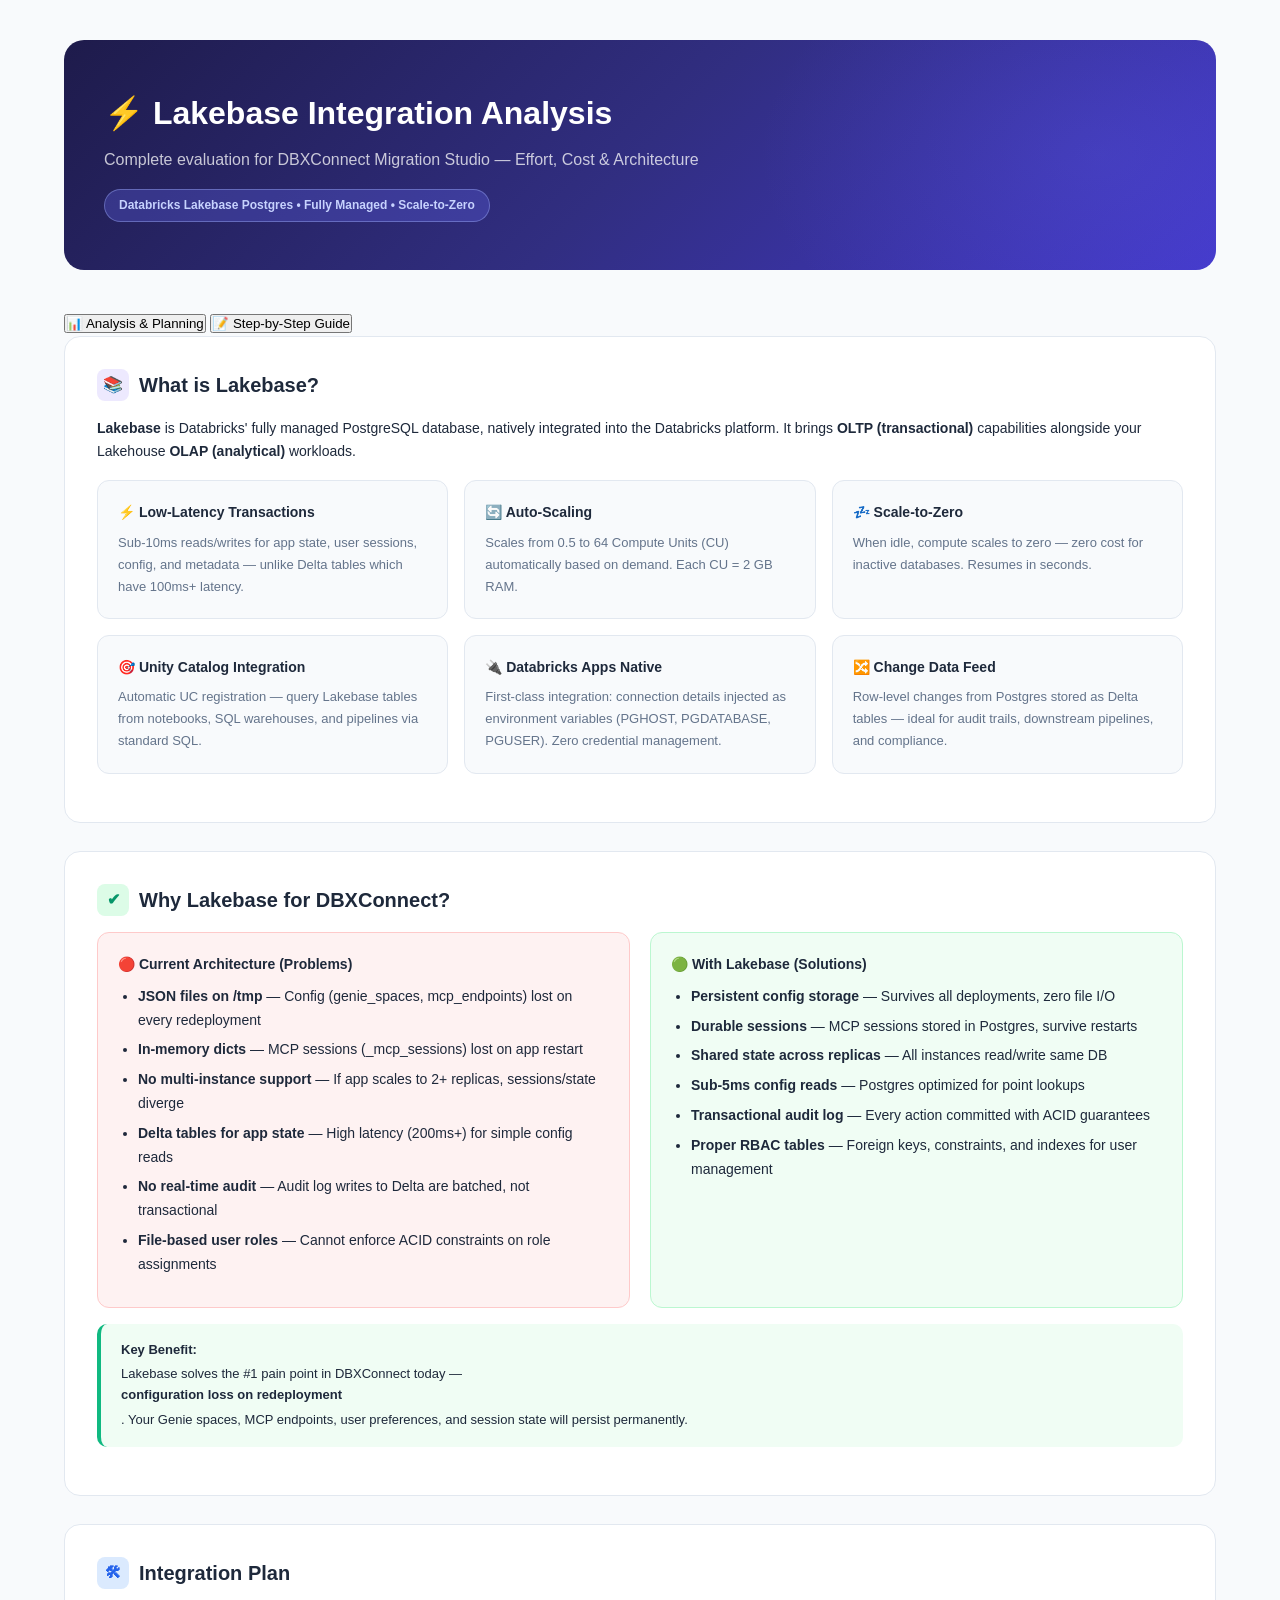
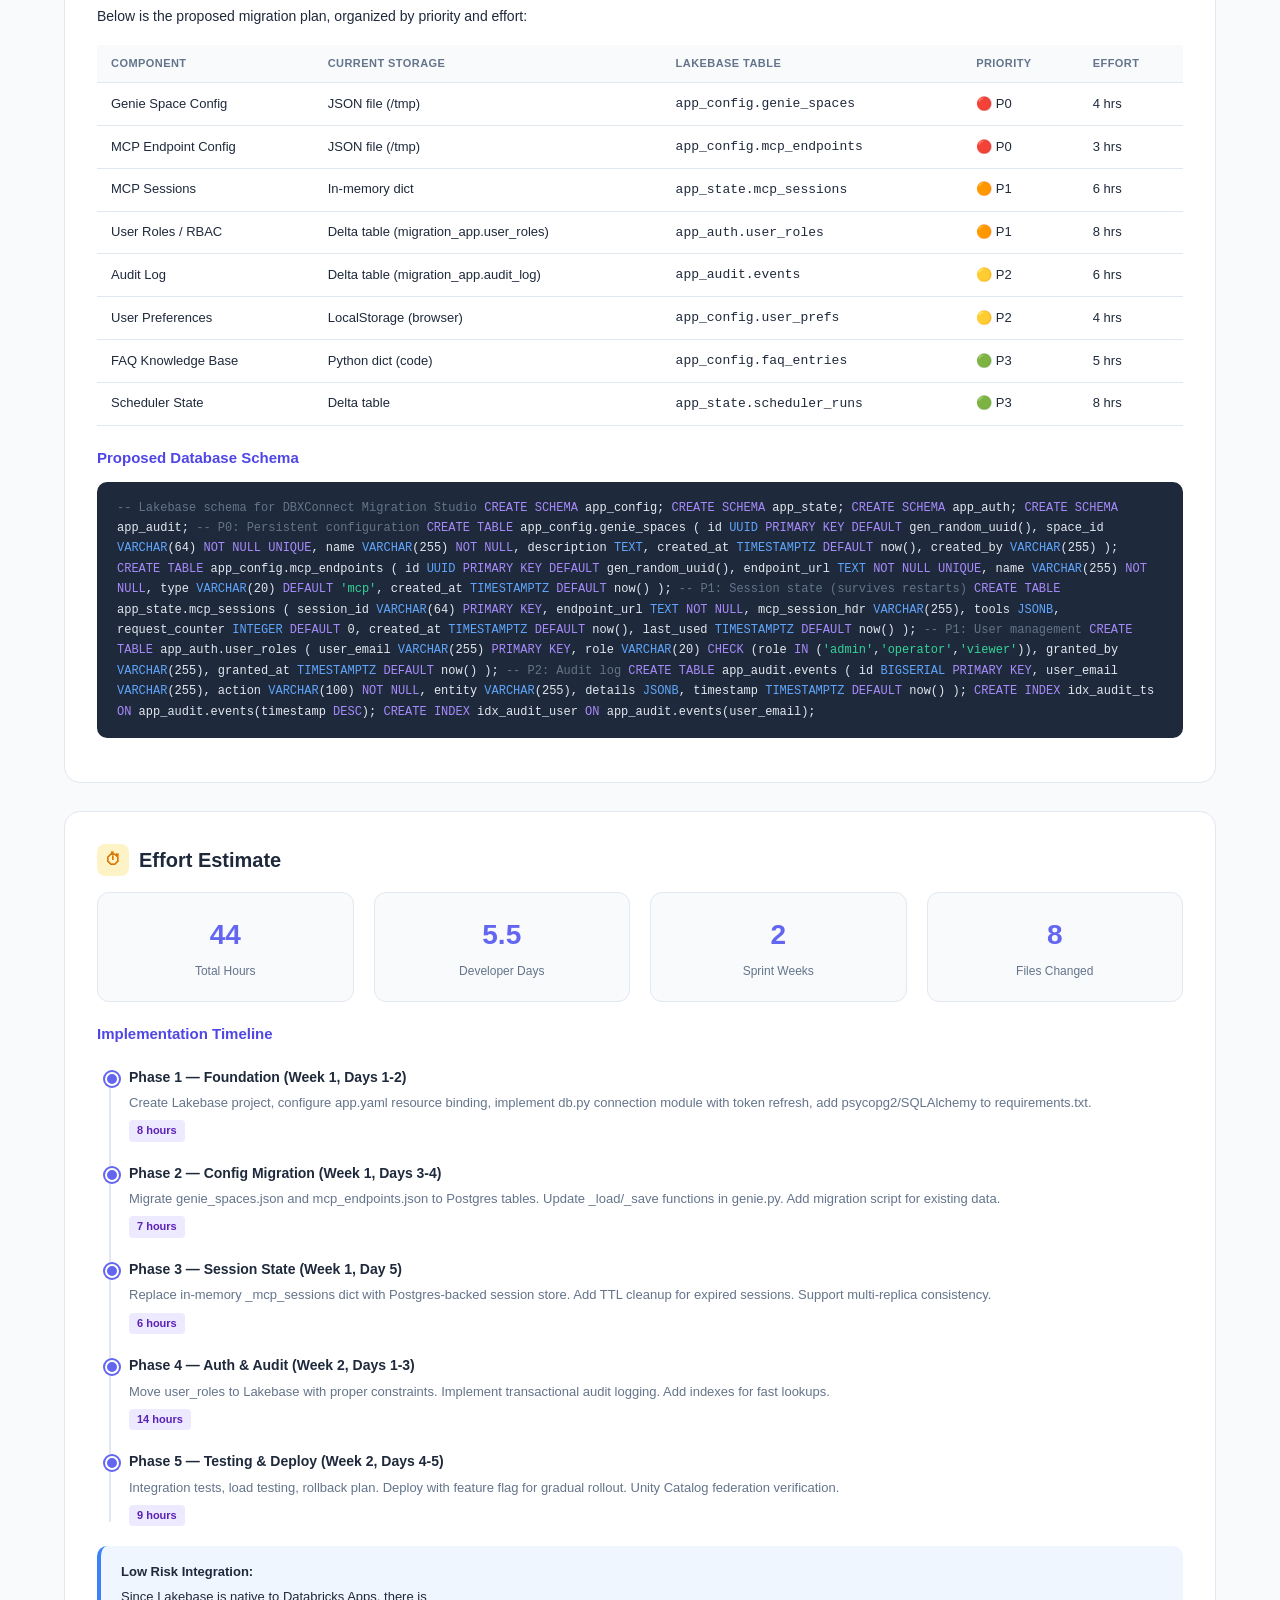
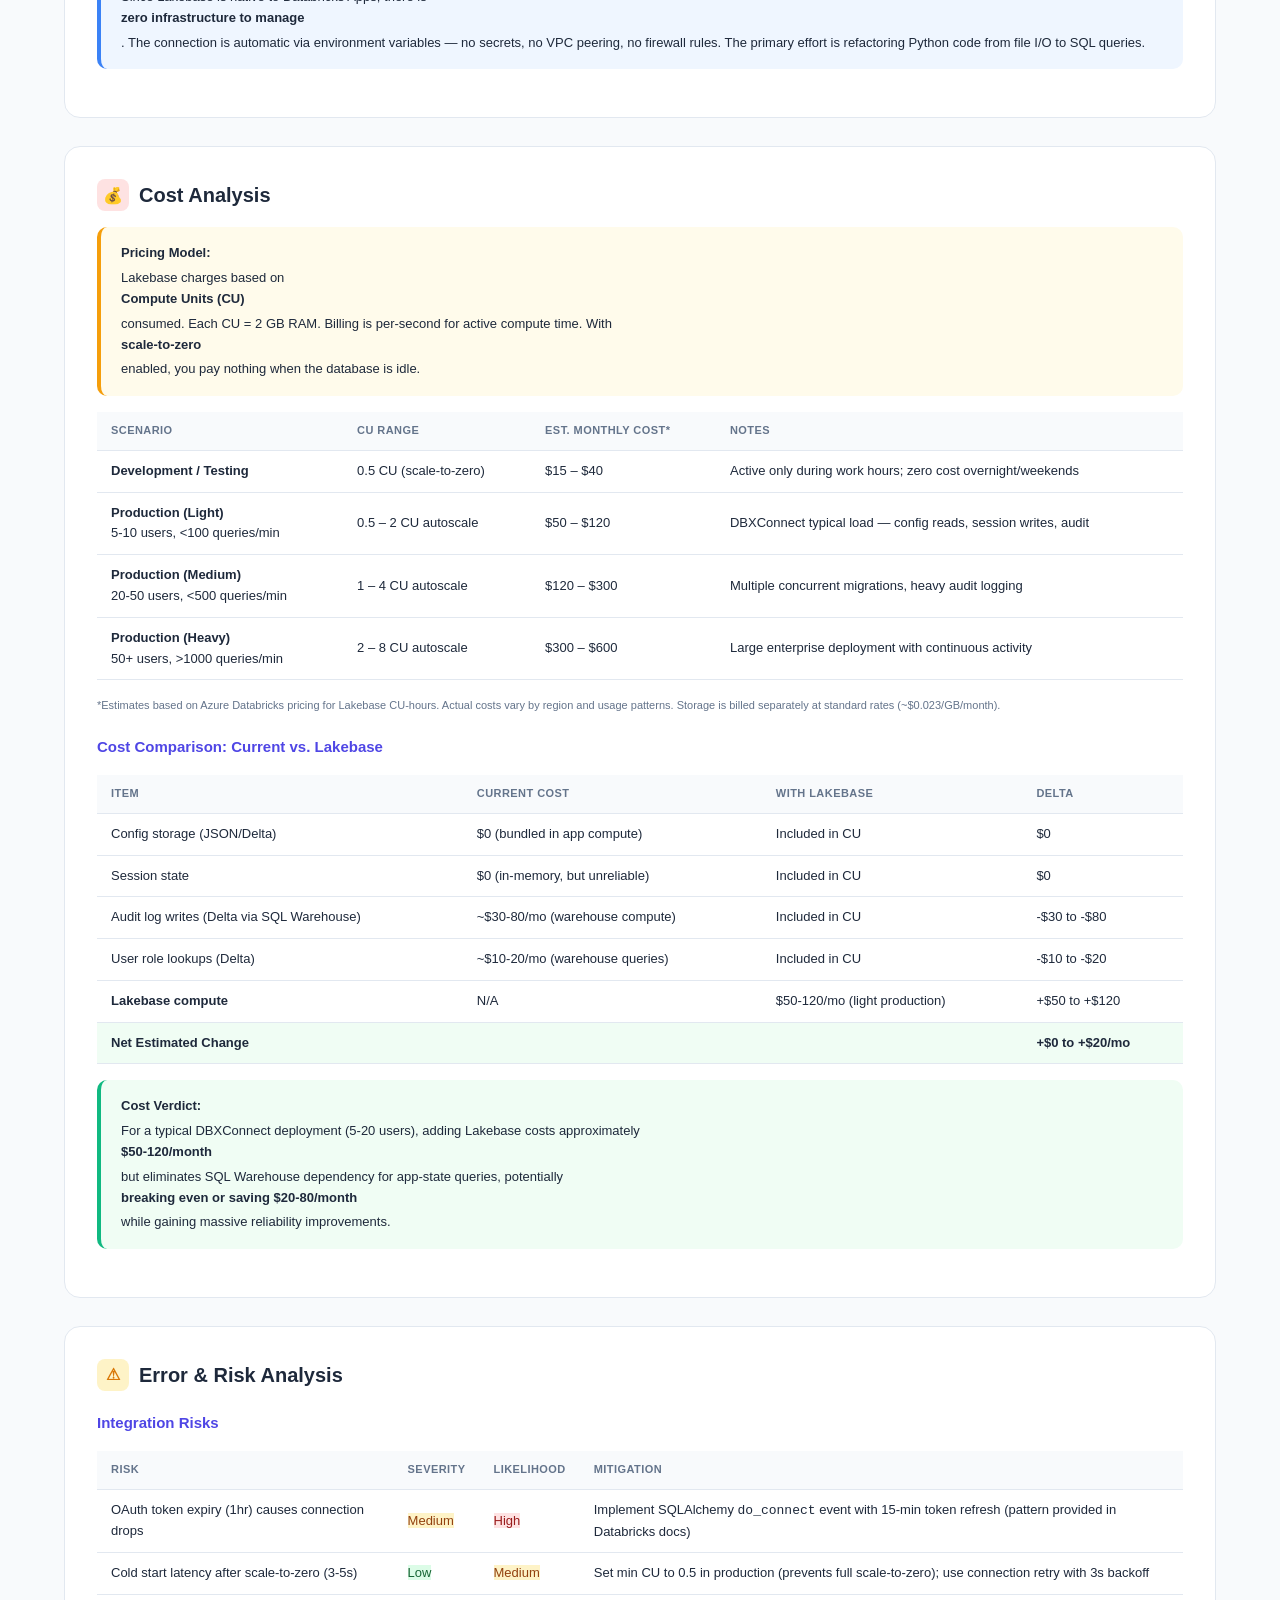
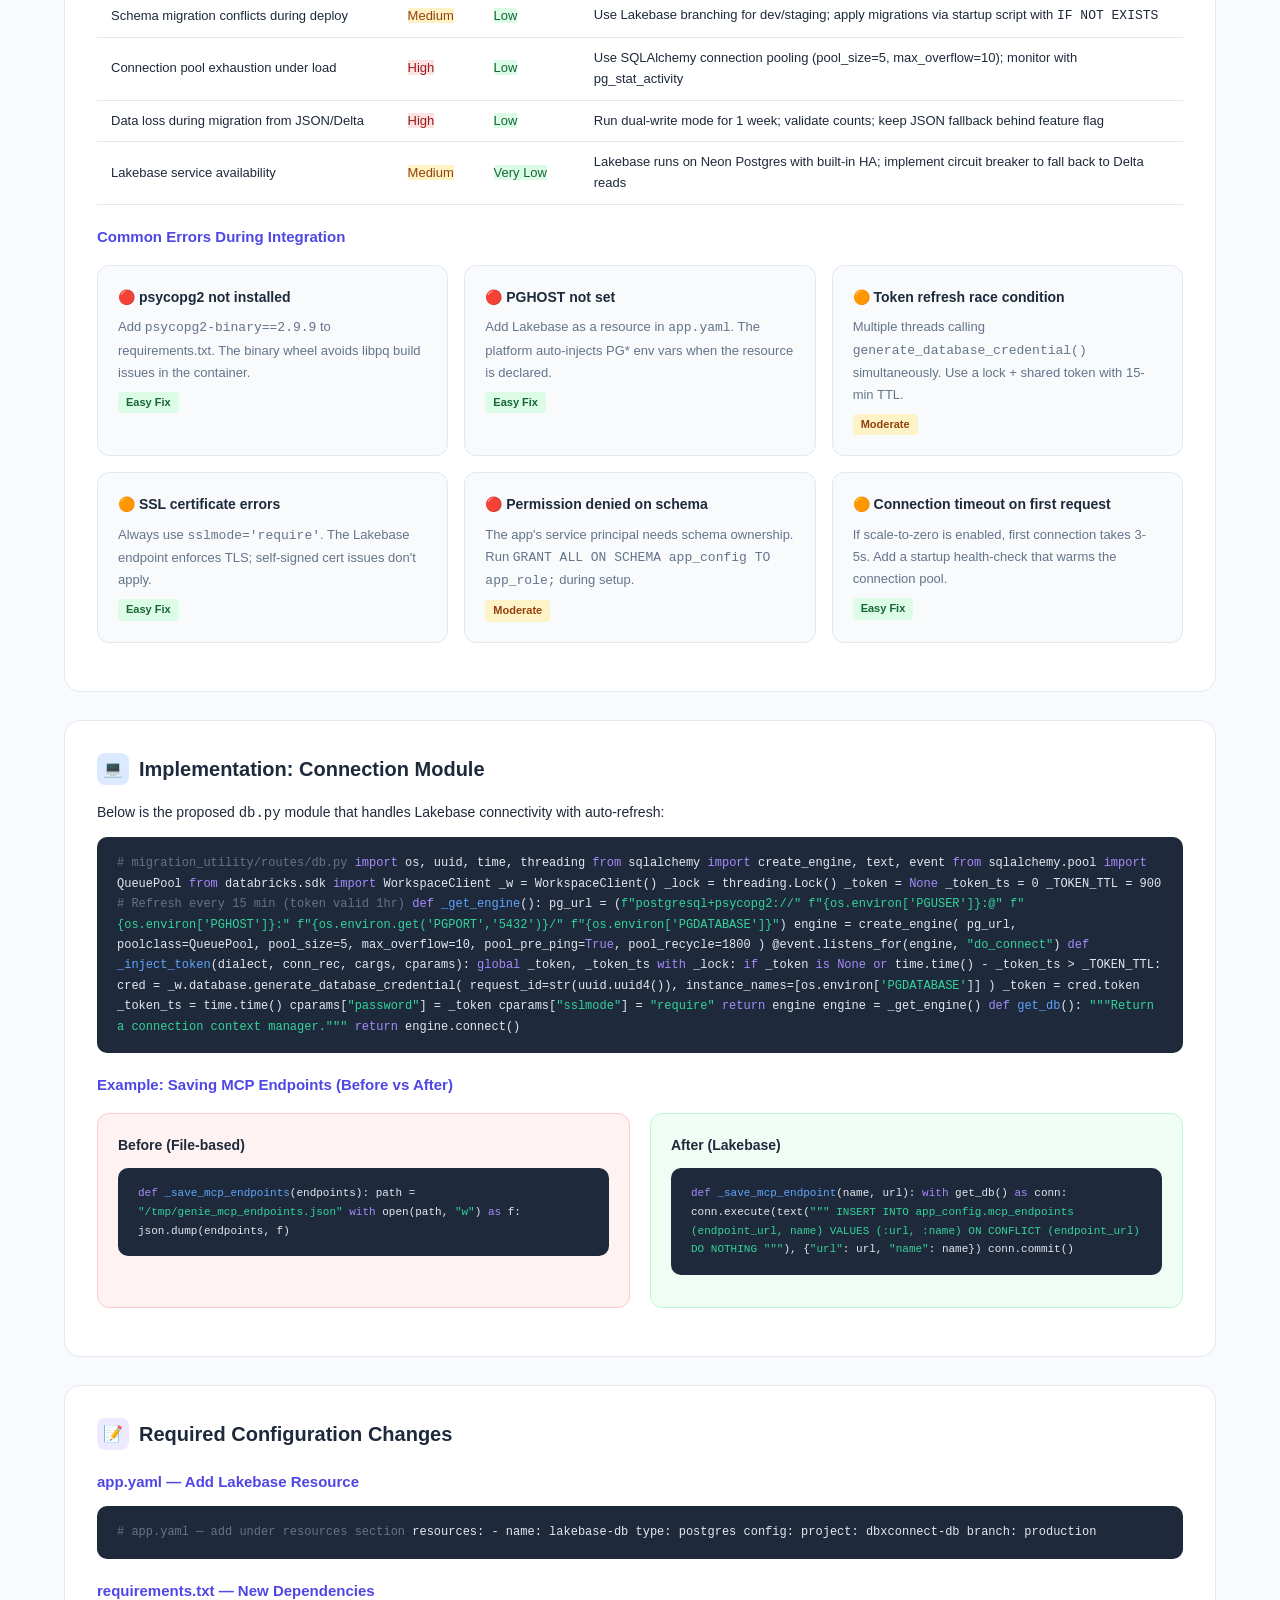
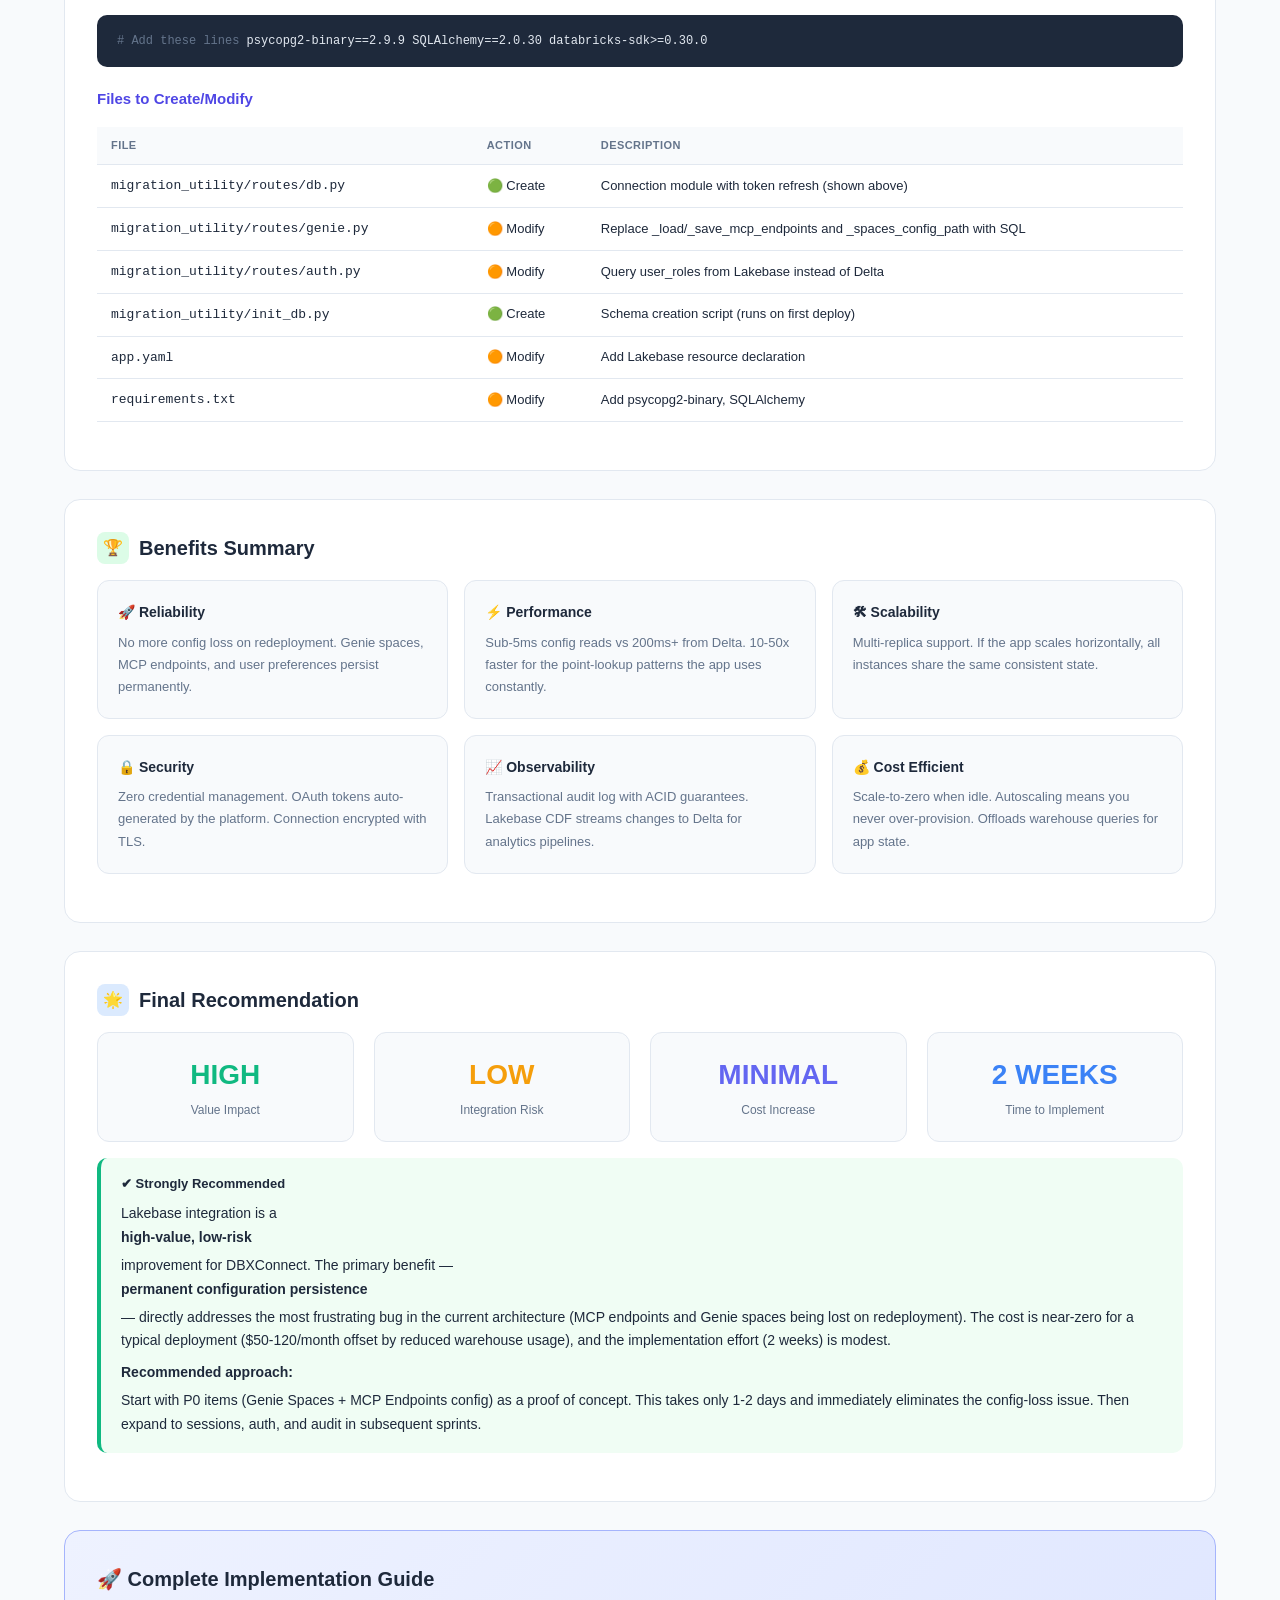
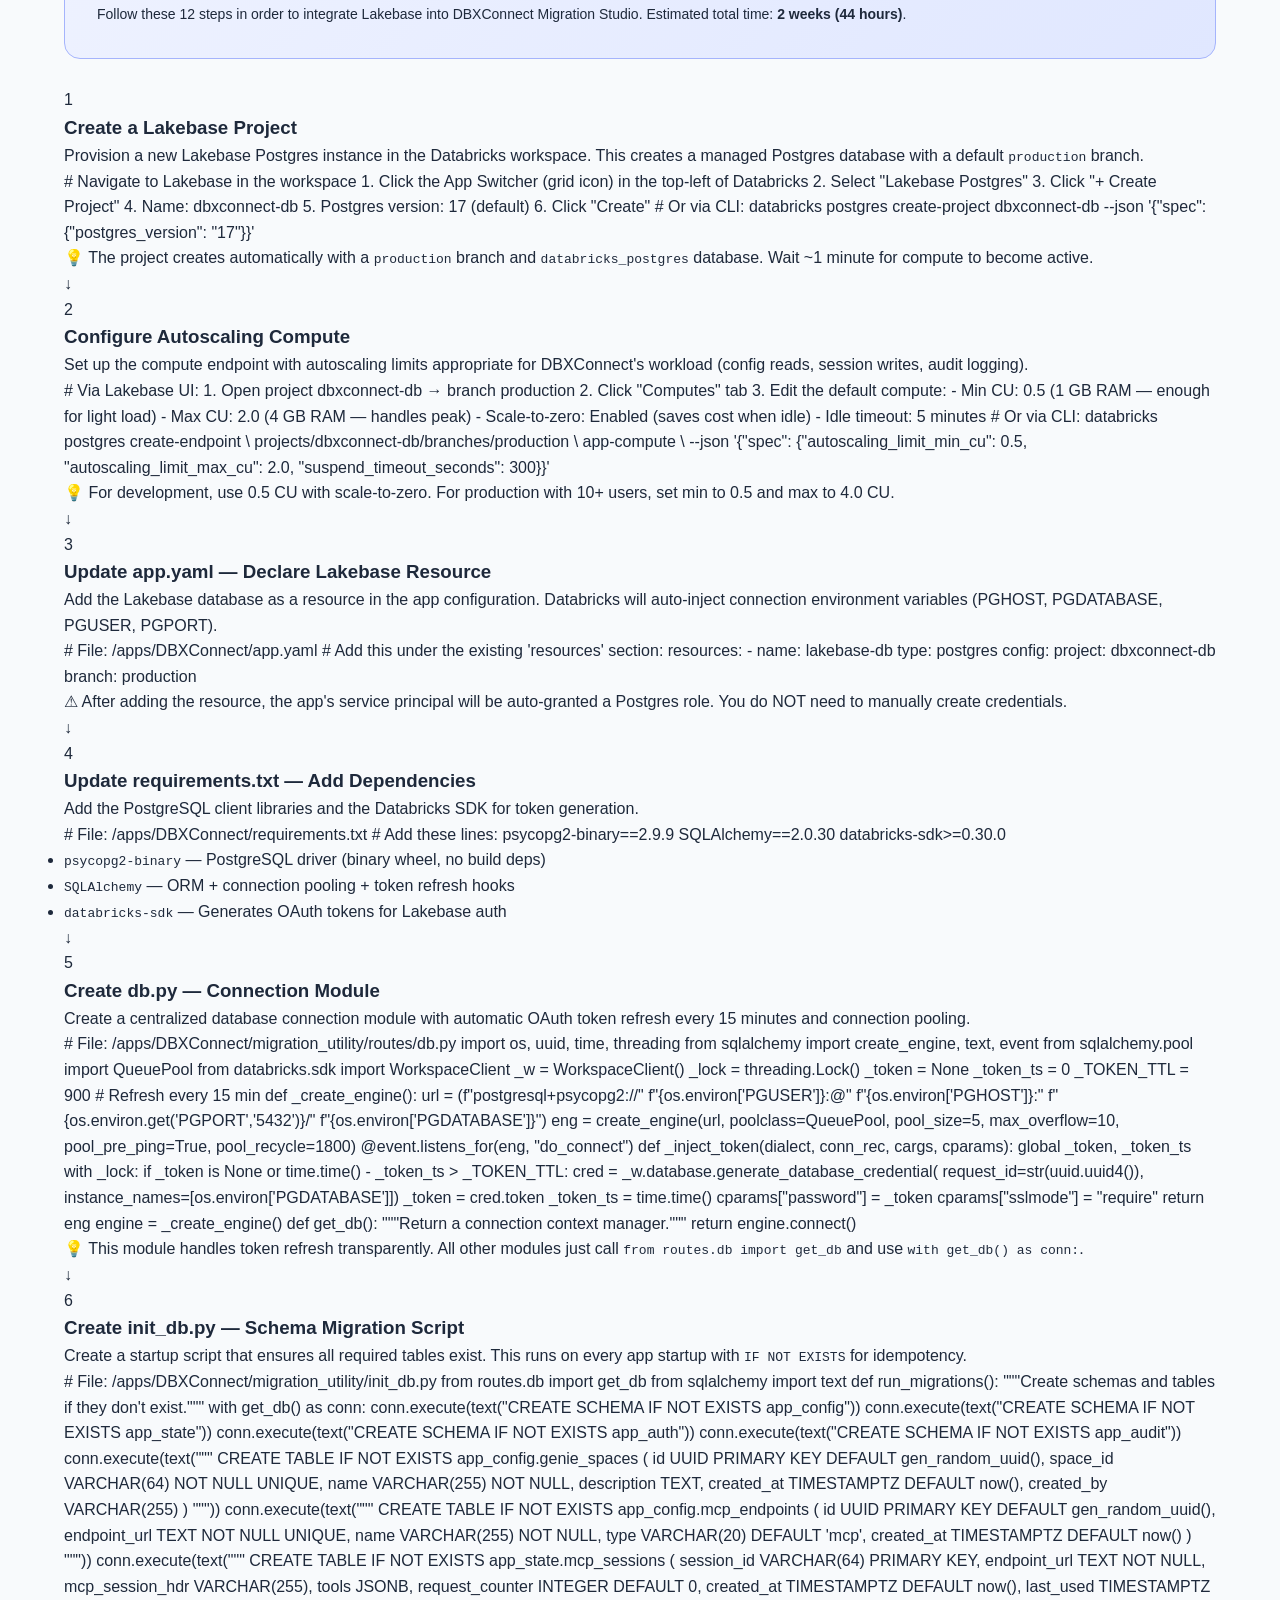
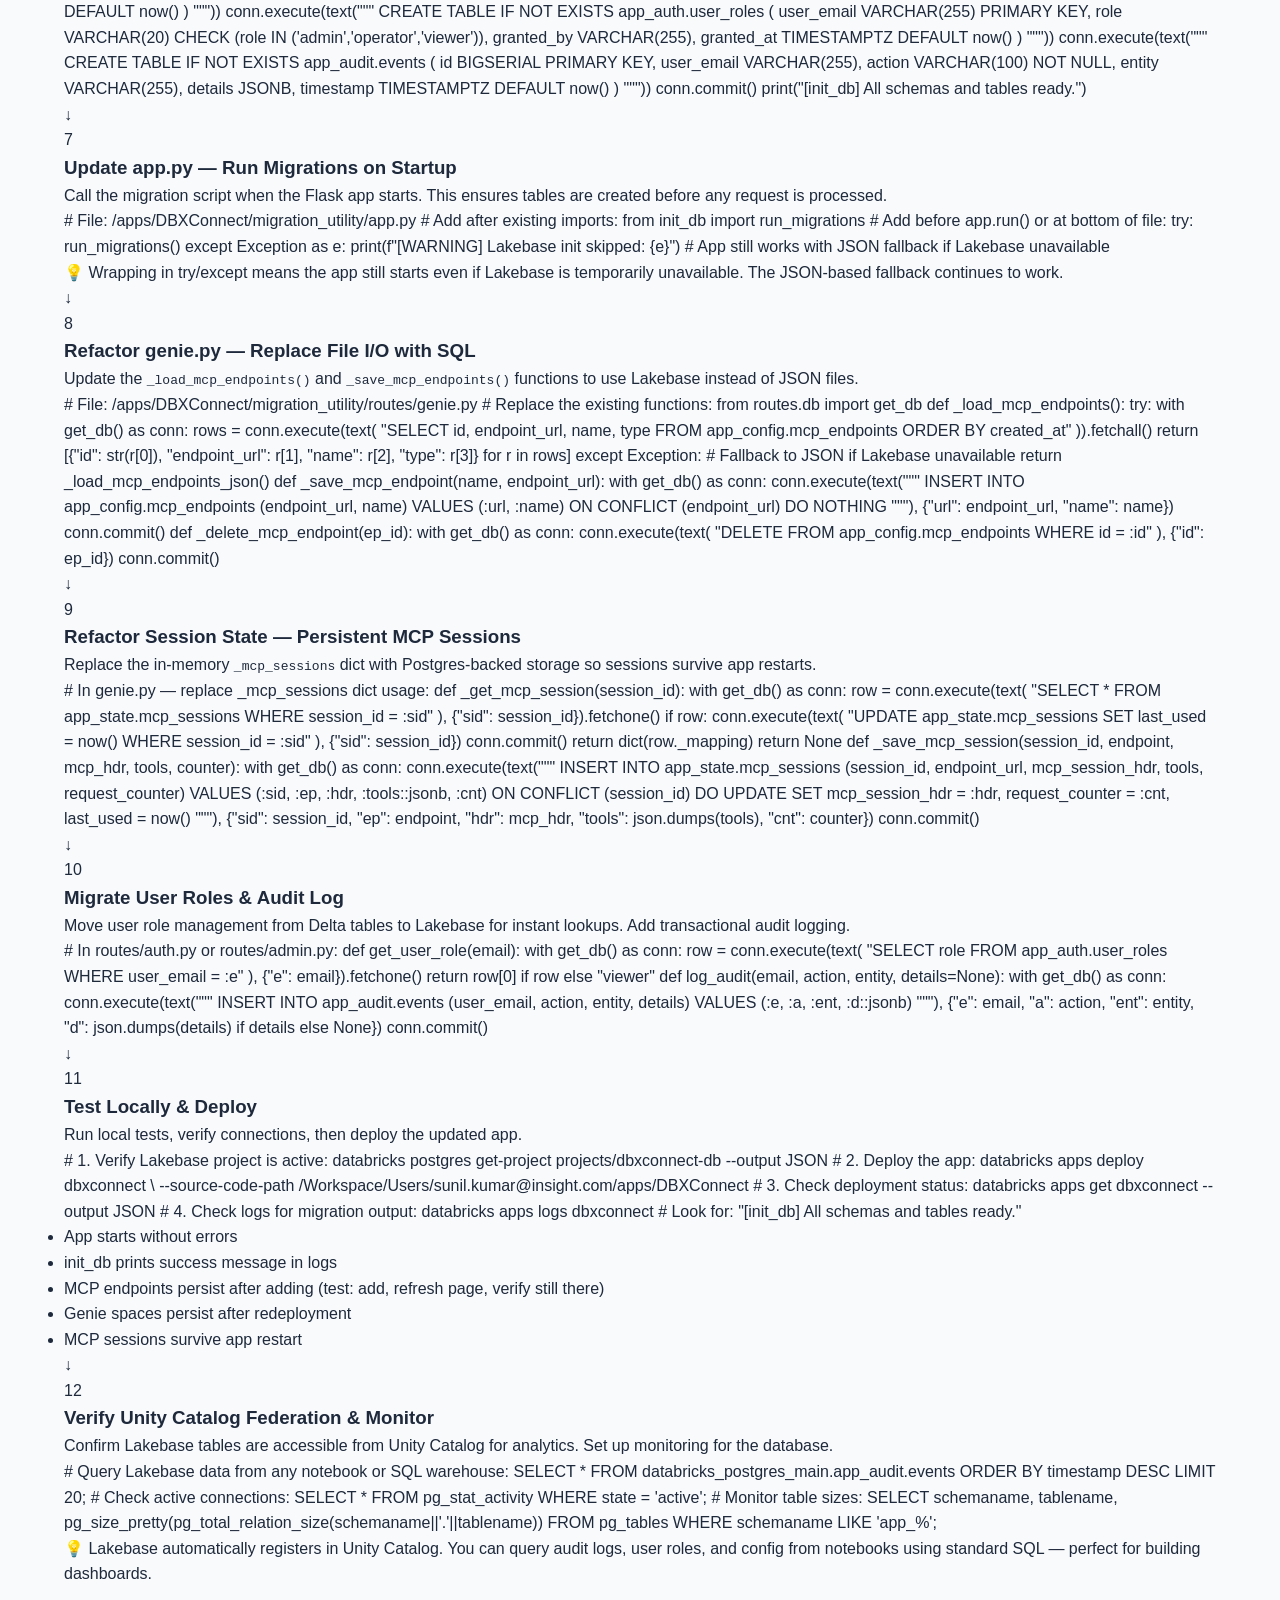
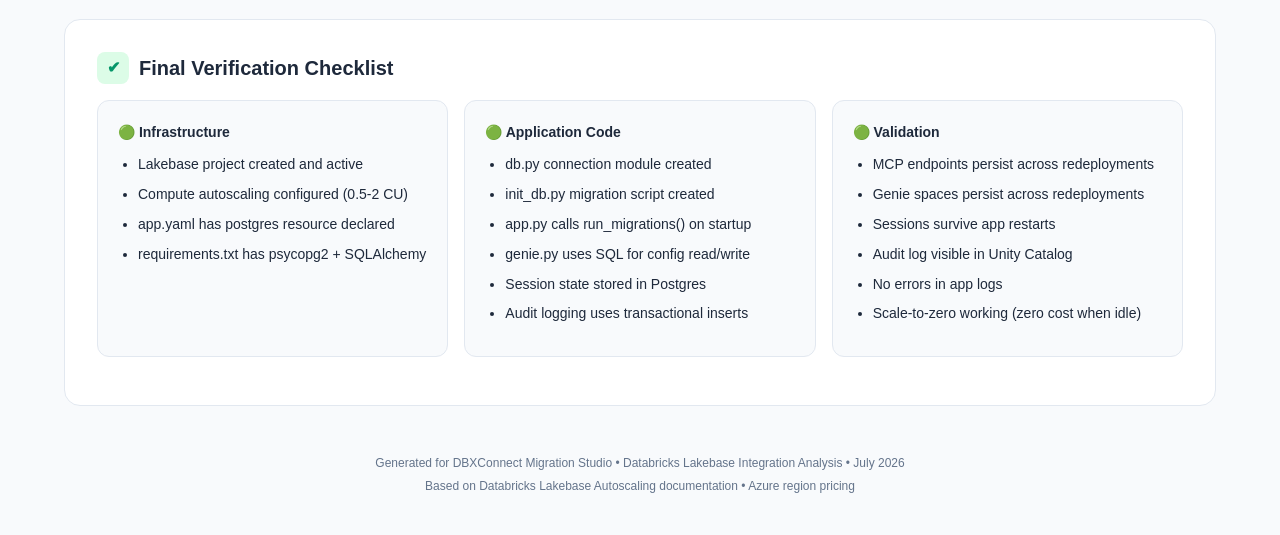
<file: migration_utility/templates/lakebase.html>
<!DOCTYPE html>
<html lang="en">
<head>
<meta charset="UTF-8">
<meta name="viewport" content="width=device-width, initial-scale=1.0">
<title>Lakebase Integration Analysis — DBXConnect Migration Studio</title>
<style>
:root {
  --primary: #6366F1;
  --primary-dark: #4F46E5;
  --success: #10B981;
  --warning: #F59E0B;
  --danger: #EF4444;
  --info: #3B82F6;
  --surface: #F8FAFC;
  --border: #E2E8F0;
  --text: #1E293B;
  --text-muted: #64748B;
}
* { box-sizing: border-box; margin: 0; padding: 0; }
body { font-family: 'Inter', -apple-system, BlinkMacSystemFont, sans-serif; background: var(--surface); color: var(--text); line-height: 1.6; }
.container { max-width: 1200px; margin: 0 auto; padding: 40px 24px; }

/* Header */
.hero { background: linear-gradient(135deg, #1E1B4B 0%, #312E81 50%, #4338CA 100%); border-radius: 20px; padding: 48px 40px; color: #fff; margin-bottom: 40px; position: relative; overflow: hidden; }
.hero::before { content: ''; position: absolute; top: -50%; right: -20%; width: 60%; height: 200%; background: radial-gradient(ellipse, rgba(99,102,241,.2) 0%, transparent 70%); }
.hero h1 { font-size: 32px; font-weight: 800; margin-bottom: 8px; position: relative; }
.hero .subtitle { font-size: 16px; color: rgba(255,255,255,.75); position: relative; }
.hero .badge { display: inline-block; margin-top: 16px; padding: 6px 14px; background: rgba(99,102,241,.3); border: 1px solid rgba(165,180,252,.4); border-radius: 99px; font-size: 12px; font-weight: 600; color: #C7D2FE; }

/* Section */
.section { background: #fff; border: 1px solid var(--border); border-radius: 16px; padding: 32px; margin-bottom: 28px; }
.section h2 { font-size: 20px; font-weight: 700; margin-bottom: 16px; display: flex; align-items: center; gap: 10px; }
.section h2 .ico { width: 32px; height: 32px; border-radius: 8px; display: flex; align-items: center; justify-content: center; font-size: 16px; flex-shrink: 0; }
.section h3 { font-size: 15px; font-weight: 700; margin: 20px 0 10px; color: var(--primary-dark); }
.section p, .section li { font-size: 14px; line-height: 1.7; color: var(--text); }
.section ul, .section ol { padding-left: 20px; margin: 10px 0; }
.section li { margin-bottom: 6px; }

/* Cards grid */
.card-grid { display: grid; grid-template-columns: repeat(auto-fit, minmax(280px, 1fr)); gap: 16px; margin: 16px 0; }
.card { background: var(--surface); border: 1px solid var(--border); border-radius: 12px; padding: 20px; }
.card h4 { font-size: 14px; font-weight: 700; margin-bottom: 8px; display: flex; align-items: center; gap: 8px; }
.card p { font-size: 13px; color: var(--text-muted); }
.card .tag { display: inline-block; padding: 2px 8px; border-radius: 4px; font-size: 11px; font-weight: 600; margin-top: 8px; }
.tag-low { background: #DCFCE7; color: #166534; }
.tag-med { background: #FEF3C7; color: #92400E; }
.tag-high { background: #FEE2E2; color: #991B1B; }
.tag-info { background: #DBEAFE; color: #1E40AF; }

/* Tables */
table { width: 100%; border-collapse: collapse; margin: 16px 0; font-size: 13px; }
th, td { padding: 10px 14px; text-align: left; border-bottom: 1px solid var(--border); }
th { background: var(--surface); font-weight: 700; color: var(--text-muted); text-transform: uppercase; font-size: 11px; letter-spacing: .04em; }
td { color: var(--text); }
tr:hover td { background: #F1F5F9; }

/* Callouts */
.callout { padding: 16px 20px; border-radius: 10px; margin: 16px 0; font-size: 13px; border-left: 4px solid; }
.callout-info { background: #EFF6FF; border-color: var(--info); }
.callout-success { background: #F0FDF4; border-color: var(--success); }
.callout-warning { background: #FFFBEB; border-color: var(--warning); }
.callout-danger { background: #FEF2F2; border-color: var(--danger); }
.callout strong { display: block; margin-bottom: 4px; }

/* Timeline */
.timeline { position: relative; padding-left: 32px; margin: 20px 0; }
.timeline::before { content: ''; position: absolute; left: 12px; top: 4px; bottom: 4px; width: 2px; background: var(--border); }
.timeline-item { position: relative; margin-bottom: 20px; }
.timeline-item::before { content: ''; position: absolute; left: -24px; top: 6px; width: 10px; height: 10px; border-radius: 50%; background: var(--primary); border: 2px solid #fff; box-shadow: 0 0 0 2px var(--primary); }
.timeline-item h4 { font-size: 14px; font-weight: 700; }
.timeline-item p { font-size: 13px; color: var(--text-muted); margin-top: 4px; }
.timeline-item .effort { display: inline-block; padding: 2px 8px; border-radius: 4px; font-size: 11px; font-weight: 600; background: #EDE9FE; color: #5B21B6; margin-top: 6px; }

/* Comparison */
.compare { display: grid; grid-template-columns: 1fr 1fr; gap: 20px; margin: 16px 0; }
.compare-col { padding: 20px; border-radius: 12px; border: 1px solid var(--border); }
.compare-col h4 { font-size: 14px; font-weight: 700; margin-bottom: 10px; }
.compare-col.current { background: #FEF2F2; border-color: #FECACA; }
.compare-col.proposed { background: #F0FDF4; border-color: #BBF7D0; }

/* Code block */
.code-block { background: #1E293B; color: #E2E8F0; padding: 16px 20px; border-radius: 10px; font-family: 'JetBrains Mono', 'Fira Code', monospace; font-size: 12px; overflow-x: auto; margin: 12px 0; line-height: 1.7; }
.code-block .comment { color: #64748B; }
.code-block .keyword { color: #A78BFA; }
.code-block .string { color: #34D399; }
.code-block .func { color: #60A5FA; }

/* Score */
.score-row { display: flex; gap: 20px; margin: 16px 0; flex-wrap: wrap; }
.score-item { flex: 1; min-width: 150px; text-align: center; padding: 20px; background: var(--surface); border-radius: 12px; border: 1px solid var(--border); }
.score-item .num { font-size: 28px; font-weight: 800; color: var(--primary); }
.score-item .label { font-size: 12px; color: var(--text-muted); margin-top: 4px; }

/* Footer */
.footer { text-align: center; padding: 20px; color: var(--text-muted); font-size: 12px; }

@media (max-width: 768px) {
  .compare { grid-template-columns: 1fr; }
  .hero { padding: 32px 24px; }
  .hero h1 { font-size: 24px; }
}
</style>
</head>
<body>
<div class="container">

<!-- ═══════════════════════════════════════════════════════════════════ -->
<!-- HERO -->
<!-- ═══════════════════════════════════════════════════════════════════ -->
<div class="hero">
  <h1>&#9889; Lakebase Integration Analysis</h1>
  <div class="subtitle">Complete evaluation for DBXConnect Migration Studio — Effort, Cost &amp; Architecture</div>
  <div class="badge">Databricks Lakebase Postgres &bull; Fully Managed &bull; Scale-to-Zero</div>
</div>

<!-- TAB NAVIGATION -->
<div class="tabs">
  <button class="tab-btn active" onclick="switchTab('analysis')">&#128202; Analysis &amp; Planning</button>
  <button class="tab-btn" onclick="switchTab('steps')">&#128221; Step-by-Step Guide</button>
</div>

<!-- TAB 1: ANALYSIS (existing content) -->
<div id="tab-analysis" class="tab-content active">

<!-- ═══════════════════════════════════════════════════════════════════ -->
<!-- SECTION 1: WHAT IS LAKEBASE -->
<!-- ═══════════════════════════════════════════════════════════════════ -->
<div class="section">
  <h2><span class="ico" style="background:#EDE9FE;color:#6366F1;">&#128218;</span> What is Lakebase?</h2>
  <p><strong>Lakebase</strong> is Databricks' fully managed PostgreSQL database, natively integrated into the Databricks platform. It brings <strong>OLTP (transactional)</strong> capabilities alongside your Lakehouse <strong>OLAP (analytical)</strong> workloads.</p>

  <div class="card-grid">
    <div class="card">
      <h4>&#9889; Low-Latency Transactions</h4>
      <p>Sub-10ms reads/writes for app state, user sessions, config, and metadata — unlike Delta tables which have 100ms+ latency.</p>
    </div>
    <div class="card">
      <h4>&#128260; Auto-Scaling</h4>
      <p>Scales from 0.5 to 64 Compute Units (CU) automatically based on demand. Each CU = 2 GB RAM.</p>
    </div>
    <div class="card">
      <h4>&#128164; Scale-to-Zero</h4>
      <p>When idle, compute scales to zero — zero cost for inactive databases. Resumes in seconds.</p>
    </div>
    <div class="card">
      <h4>&#127919; Unity Catalog Integration</h4>
      <p>Automatic UC registration — query Lakebase tables from notebooks, SQL warehouses, and pipelines via standard SQL.</p>
    </div>
    <div class="card">
      <h4>&#128268; Databricks Apps Native</h4>
      <p>First-class integration: connection details injected as environment variables (PGHOST, PGDATABASE, PGUSER). Zero credential management.</p>
    </div>
    <div class="card">
      <h4>&#128256; Change Data Feed</h4>
      <p>Row-level changes from Postgres stored as Delta tables — ideal for audit trails, downstream pipelines, and compliance.</p>
    </div>
  </div>
</div>

<!-- ═══════════════════════════════════════════════════════════════════ -->
<!-- SECTION 2: WHY LAKEBASE FOR DBXCONNECT -->
<!-- ═══════════════════════════════════════════════════════════════════ -->
<div class="section">
  <h2><span class="ico" style="background:#DCFCE7;color:#059669;">&#10004;</span> Why Lakebase for DBXConnect?</h2>

  <div class="compare">
    <div class="compare-col current">
      <h4>&#128308; Current Architecture (Problems)</h4>
      <ul>
        <li><strong>JSON files on /tmp</strong> — Config (genie_spaces, mcp_endpoints) lost on every redeployment</li>
        <li><strong>In-memory dicts</strong> — MCP sessions (_mcp_sessions) lost on app restart</li>
        <li><strong>No multi-instance support</strong> — If app scales to 2+ replicas, sessions/state diverge</li>
        <li><strong>Delta tables for app state</strong> — High latency (200ms+) for simple config reads</li>
        <li><strong>No real-time audit</strong> — Audit log writes to Delta are batched, not transactional</li>
        <li><strong>File-based user roles</strong> — Cannot enforce ACID constraints on role assignments</li>
      </ul>
    </div>
    <div class="compare-col proposed">
      <h4>&#128994; With Lakebase (Solutions)</h4>
      <ul>
        <li><strong>Persistent config storage</strong> — Survives all deployments, zero file I/O</li>
        <li><strong>Durable sessions</strong> — MCP sessions stored in Postgres, survive restarts</li>
        <li><strong>Shared state across replicas</strong> — All instances read/write same DB</li>
        <li><strong>Sub-5ms config reads</strong> — Postgres optimized for point lookups</li>
        <li><strong>Transactional audit log</strong> — Every action committed with ACID guarantees</li>
        <li><strong>Proper RBAC tables</strong> — Foreign keys, constraints, and indexes for user management</li>
      </ul>
    </div>
  </div>

  <div class="callout callout-success">
    <strong>Key Benefit:</strong>
    Lakebase solves the #1 pain point in DBXConnect today — <strong>configuration loss on redeployment</strong>. Your Genie spaces, MCP endpoints, user preferences, and session state will persist permanently.
  </div>
</div>

<!-- ═══════════════════════════════════════════════════════════════════ -->
<!-- SECTION 3: INTEGRATION PLAN -->
<!-- ═══════════════════════════════════════════════════════════════════ -->
<div class="section">
  <h2><span class="ico" style="background:#DBEAFE;color:#2563EB;">&#128736;</span> Integration Plan</h2>
  <p>Below is the proposed migration plan, organized by priority and effort:</p>

  <table>
    <thead>
      <tr><th>Component</th><th>Current Storage</th><th>Lakebase Table</th><th>Priority</th><th>Effort</th></tr>
    </thead>
    <tbody>
      <tr><td>Genie Space Config</td><td>JSON file (/tmp)</td><td><code>app_config.genie_spaces</code></td><td>&#128308; P0</td><td>4 hrs</td></tr>
      <tr><td>MCP Endpoint Config</td><td>JSON file (/tmp)</td><td><code>app_config.mcp_endpoints</code></td><td>&#128308; P0</td><td>3 hrs</td></tr>
      <tr><td>MCP Sessions</td><td>In-memory dict</td><td><code>app_state.mcp_sessions</code></td><td>&#128992; P1</td><td>6 hrs</td></tr>
      <tr><td>User Roles / RBAC</td><td>Delta table (migration_app.user_roles)</td><td><code>app_auth.user_roles</code></td><td>&#128992; P1</td><td>8 hrs</td></tr>
      <tr><td>Audit Log</td><td>Delta table (migration_app.audit_log)</td><td><code>app_audit.events</code></td><td>&#128993; P2</td><td>6 hrs</td></tr>
      <tr><td>User Preferences</td><td>LocalStorage (browser)</td><td><code>app_config.user_prefs</code></td><td>&#128993; P2</td><td>4 hrs</td></tr>
      <tr><td>FAQ Knowledge Base</td><td>Python dict (code)</td><td><code>app_config.faq_entries</code></td><td>&#128994; P3</td><td>5 hrs</td></tr>
      <tr><td>Scheduler State</td><td>Delta table</td><td><code>app_state.scheduler_runs</code></td><td>&#128994; P3</td><td>8 hrs</td></tr>
    </tbody>
  </table>

  <h3>Proposed Database Schema</h3>
  <div class="code-block">
<span class="comment">-- Lakebase schema for DBXConnect Migration Studio</span>
<span class="keyword">CREATE SCHEMA</span> app_config;
<span class="keyword">CREATE SCHEMA</span> app_state;
<span class="keyword">CREATE SCHEMA</span> app_auth;
<span class="keyword">CREATE SCHEMA</span> app_audit;

<span class="comment">-- P0: Persistent configuration</span>
<span class="keyword">CREATE TABLE</span> app_config.genie_spaces (
    id          <span class="func">UUID</span> <span class="keyword">PRIMARY KEY DEFAULT</span> gen_random_uuid(),
    space_id    <span class="func">VARCHAR</span>(64) <span class="keyword">NOT NULL UNIQUE</span>,
    name        <span class="func">VARCHAR</span>(255) <span class="keyword">NOT NULL</span>,
    description <span class="func">TEXT</span>,
    created_at  <span class="func">TIMESTAMPTZ</span> <span class="keyword">DEFAULT</span> now(),
    created_by  <span class="func">VARCHAR</span>(255)
);

<span class="keyword">CREATE TABLE</span> app_config.mcp_endpoints (
    id           <span class="func">UUID</span> <span class="keyword">PRIMARY KEY DEFAULT</span> gen_random_uuid(),
    endpoint_url <span class="func">TEXT</span> <span class="keyword">NOT NULL UNIQUE</span>,
    name         <span class="func">VARCHAR</span>(255) <span class="keyword">NOT NULL</span>,
    type         <span class="func">VARCHAR</span>(20) <span class="keyword">DEFAULT</span> <span class="string">'mcp'</span>,
    created_at   <span class="func">TIMESTAMPTZ</span> <span class="keyword">DEFAULT</span> now()
);

<span class="comment">-- P1: Session state (survives restarts)</span>
<span class="keyword">CREATE TABLE</span> app_state.mcp_sessions (
    session_id      <span class="func">VARCHAR</span>(64) <span class="keyword">PRIMARY KEY</span>,
    endpoint_url    <span class="func">TEXT</span> <span class="keyword">NOT NULL</span>,
    mcp_session_hdr <span class="func">VARCHAR</span>(255),
    tools           <span class="func">JSONB</span>,
    request_counter <span class="func">INTEGER</span> <span class="keyword">DEFAULT</span> 0,
    created_at      <span class="func">TIMESTAMPTZ</span> <span class="keyword">DEFAULT</span> now(),
    last_used       <span class="func">TIMESTAMPTZ</span> <span class="keyword">DEFAULT</span> now()
);

<span class="comment">-- P1: User management</span>
<span class="keyword">CREATE TABLE</span> app_auth.user_roles (
    user_email  <span class="func">VARCHAR</span>(255) <span class="keyword">PRIMARY KEY</span>,
    role        <span class="func">VARCHAR</span>(20) <span class="keyword">CHECK</span> (role <span class="keyword">IN</span> (<span class="string">'admin'</span>,<span class="string">'operator'</span>,<span class="string">'viewer'</span>)),
    granted_by  <span class="func">VARCHAR</span>(255),
    granted_at  <span class="func">TIMESTAMPTZ</span> <span class="keyword">DEFAULT</span> now()
);

<span class="comment">-- P2: Audit log</span>
<span class="keyword">CREATE TABLE</span> app_audit.events (
    id         <span class="func">BIGSERIAL</span> <span class="keyword">PRIMARY KEY</span>,
    user_email <span class="func">VARCHAR</span>(255),
    action     <span class="func">VARCHAR</span>(100) <span class="keyword">NOT NULL</span>,
    entity     <span class="func">VARCHAR</span>(255),
    details    <span class="func">JSONB</span>,
    timestamp  <span class="func">TIMESTAMPTZ</span> <span class="keyword">DEFAULT</span> now()
);
<span class="keyword">CREATE INDEX</span> idx_audit_ts <span class="keyword">ON</span> app_audit.events(timestamp <span class="keyword">DESC</span>);
<span class="keyword">CREATE INDEX</span> idx_audit_user <span class="keyword">ON</span> app_audit.events(user_email);
  </div>
</div>

<!-- ═══════════════════════════════════════════════════════════════════ -->
<!-- SECTION 4: EFFORT ESTIMATE -->
<!-- ═══════════════════════════════════════════════════════════════════ -->
<div class="section">
  <h2><span class="ico" style="background:#FEF3C7;color:#D97706;">&#9201;</span> Effort Estimate</h2>

  <div class="score-row">
    <div class="score-item">
      <div class="num">44</div>
      <div class="label">Total Hours</div>
    </div>
    <div class="score-item">
      <div class="num">5.5</div>
      <div class="label">Developer Days</div>
    </div>
    <div class="score-item">
      <div class="num">2</div>
      <div class="label">Sprint Weeks</div>
    </div>
    <div class="score-item">
      <div class="num">8</div>
      <div class="label">Files Changed</div>
    </div>
  </div>

  <h3>Implementation Timeline</h3>
  <div class="timeline">
    <div class="timeline-item">
      <h4>Phase 1 — Foundation (Week 1, Days 1-2)</h4>
      <p>Create Lakebase project, configure app.yaml resource binding, implement db.py connection module with token refresh, add psycopg2/SQLAlchemy to requirements.txt.</p>
      <span class="effort">8 hours</span>
    </div>
    <div class="timeline-item">
      <h4>Phase 2 — Config Migration (Week 1, Days 3-4)</h4>
      <p>Migrate genie_spaces.json and mcp_endpoints.json to Postgres tables. Update _load/_save functions in genie.py. Add migration script for existing data.</p>
      <span class="effort">7 hours</span>
    </div>
    <div class="timeline-item">
      <h4>Phase 3 — Session State (Week 1, Day 5)</h4>
      <p>Replace in-memory _mcp_sessions dict with Postgres-backed session store. Add TTL cleanup for expired sessions. Support multi-replica consistency.</p>
      <span class="effort">6 hours</span>
    </div>
    <div class="timeline-item">
      <h4>Phase 4 — Auth &amp; Audit (Week 2, Days 1-3)</h4>
      <p>Move user_roles to Lakebase with proper constraints. Implement transactional audit logging. Add indexes for fast lookups.</p>
      <span class="effort">14 hours</span>
    </div>
    <div class="timeline-item">
      <h4>Phase 5 — Testing &amp; Deploy (Week 2, Days 4-5)</h4>
      <p>Integration tests, load testing, rollback plan. Deploy with feature flag for gradual rollout. Unity Catalog federation verification.</p>
      <span class="effort">9 hours</span>
    </div>
  </div>

  <div class="callout callout-info">
    <strong>Low Risk Integration:</strong>
    Since Lakebase is native to Databricks Apps, there is <strong>zero infrastructure to manage</strong>. The connection is automatic via environment variables — no secrets, no VPC peering, no firewall rules. The primary effort is refactoring Python code from file I/O to SQL queries.
  </div>
</div>

<!-- ═══════════════════════════════════════════════════════════════════ -->
<!-- SECTION 5: COST ANALYSIS -->
<!-- ═══════════════════════════════════════════════════════════════════ -->
<div class="section">
  <h2><span class="ico" style="background:#FEE2E2;color:#DC2626;">&#128176;</span> Cost Analysis</h2>

  <div class="callout callout-warning">
    <strong>Pricing Model:</strong>
    Lakebase charges based on <strong>Compute Units (CU)</strong> consumed. Each CU = 2 GB RAM. Billing is per-second for active compute time. With <strong>scale-to-zero</strong> enabled, you pay nothing when the database is idle.
  </div>

  <table>
    <thead>
      <tr><th>Scenario</th><th>CU Range</th><th>Est. Monthly Cost*</th><th>Notes</th></tr>
    </thead>
    <tbody>
      <tr>
        <td><strong>Development / Testing</strong></td>
        <td>0.5 CU (scale-to-zero)</td>
        <td>$15 – $40</td>
        <td>Active only during work hours; zero cost overnight/weekends</td>
      </tr>
      <tr>
        <td><strong>Production (Light)</strong><br>5-10 users, &lt;100 queries/min</td>
        <td>0.5 – 2 CU autoscale</td>
        <td>$50 – $120</td>
        <td>DBXConnect typical load — config reads, session writes, audit</td>
      </tr>
      <tr>
        <td><strong>Production (Medium)</strong><br>20-50 users, &lt;500 queries/min</td>
        <td>1 – 4 CU autoscale</td>
        <td>$120 – $300</td>
        <td>Multiple concurrent migrations, heavy audit logging</td>
      </tr>
      <tr>
        <td><strong>Production (Heavy)</strong><br>50+ users, &gt;1000 queries/min</td>
        <td>2 – 8 CU autoscale</td>
        <td>$300 – $600</td>
        <td>Large enterprise deployment with continuous activity</td>
      </tr>
    </tbody>
  </table>
  <p style="font-size:11px;color:var(--text-muted);margin-top:8px;">*Estimates based on Azure Databricks pricing for Lakebase CU-hours. Actual costs vary by region and usage patterns. Storage is billed separately at standard rates (~$0.023/GB/month).</p>

  <h3>Cost Comparison: Current vs. Lakebase</h3>
  <table>
    <thead>
      <tr><th>Item</th><th>Current Cost</th><th>With Lakebase</th><th>Delta</th></tr>
    </thead>
    <tbody>
      <tr><td>Config storage (JSON/Delta)</td><td>$0 (bundled in app compute)</td><td>Included in CU</td><td>$0</td></tr>
      <tr><td>Session state</td><td>$0 (in-memory, but unreliable)</td><td>Included in CU</td><td>$0</td></tr>
      <tr><td>Audit log writes (Delta via SQL Warehouse)</td><td>~$30-80/mo (warehouse compute)</td><td>Included in CU</td><td>-$30 to -$80</td></tr>
      <tr><td>User role lookups (Delta)</td><td>~$10-20/mo (warehouse queries)</td><td>Included in CU</td><td>-$10 to -$20</td></tr>
      <tr><td><strong>Lakebase compute</strong></td><td>N/A</td><td>$50-120/mo (light production)</td><td>+$50 to +$120</td></tr>
      <tr style="background:#F0FDF4;"><td><strong>Net Estimated Change</strong></td><td colspan="2"></td><td><strong>+$0 to +$20/mo</strong></td></tr>
    </tbody>
  </table>

  <div class="callout callout-success">
    <strong>Cost Verdict:</strong>
    For a typical DBXConnect deployment (5-20 users), adding Lakebase costs approximately <strong>$50-120/month</strong> but eliminates SQL Warehouse dependency for app-state queries, potentially <strong>breaking even or saving $20-80/month</strong> while gaining massive reliability improvements.
  </div>
</div>

<!-- ═══════════════════════════════════════════════════════════════════ -->
<!-- SECTION 6: ERROR & RISK ANALYSIS -->
<!-- ═══════════════════════════════════════════════════════════════════ -->
<div class="section">
  <h2><span class="ico" style="background:#FEF3C7;color:#D97706;">&#9888;</span> Error &amp; Risk Analysis</h2>

  <h3>Integration Risks</h3>
  <table>
    <thead>
      <tr><th>Risk</th><th>Severity</th><th>Likelihood</th><th>Mitigation</th></tr>
    </thead>
    <tbody>
      <tr>
        <td>OAuth token expiry (1hr) causes connection drops</td>
        <td><span class="tag tag-med">Medium</span></td>
        <td><span class="tag tag-high">High</span></td>
        <td>Implement SQLAlchemy <code>do_connect</code> event with 15-min token refresh (pattern provided in Databricks docs)</td>
      </tr>
      <tr>
        <td>Cold start latency after scale-to-zero (3-5s)</td>
        <td><span class="tag tag-low">Low</span></td>
        <td><span class="tag tag-med">Medium</span></td>
        <td>Set min CU to 0.5 in production (prevents full scale-to-zero); use connection retry with 3s backoff</td>
      </tr>
      <tr>
        <td>Schema migration conflicts during deploy</td>
        <td><span class="tag tag-med">Medium</span></td>
        <td><span class="tag tag-low">Low</span></td>
        <td>Use Lakebase branching for dev/staging; apply migrations via startup script with <code>IF NOT EXISTS</code></td>
      </tr>
      <tr>
        <td>Connection pool exhaustion under load</td>
        <td><span class="tag tag-high">High</span></td>
        <td><span class="tag tag-low">Low</span></td>
        <td>Use SQLAlchemy connection pooling (pool_size=5, max_overflow=10); monitor with pg_stat_activity</td>
      </tr>
      <tr>
        <td>Data loss during migration from JSON/Delta</td>
        <td><span class="tag tag-high">High</span></td>
        <td><span class="tag tag-low">Low</span></td>
        <td>Run dual-write mode for 1 week; validate counts; keep JSON fallback behind feature flag</td>
      </tr>
      <tr>
        <td>Lakebase service availability</td>
        <td><span class="tag tag-med">Medium</span></td>
        <td><span class="tag tag-low">Very Low</span></td>
        <td>Lakebase runs on Neon Postgres with built-in HA; implement circuit breaker to fall back to Delta reads</td>
      </tr>
    </tbody>
  </table>

  <h3>Common Errors During Integration</h3>
  <div class="card-grid">
    <div class="card">
      <h4>&#128308; psycopg2 not installed</h4>
      <p>Add <code>psycopg2-binary==2.9.9</code> to requirements.txt. The binary wheel avoids libpq build issues in the container.</p>
      <span class="tag tag-low">Easy Fix</span>
    </div>
    <div class="card">
      <h4>&#128308; PGHOST not set</h4>
      <p>Add Lakebase as a resource in <code>app.yaml</code>. The platform auto-injects PG* env vars when the resource is declared.</p>
      <span class="tag tag-low">Easy Fix</span>
    </div>
    <div class="card">
      <h4>&#128992; Token refresh race condition</h4>
      <p>Multiple threads calling <code>generate_database_credential()</code> simultaneously. Use a lock + shared token with 15-min TTL.</p>
      <span class="tag tag-med">Moderate</span>
    </div>
    <div class="card">
      <h4>&#128992; SSL certificate errors</h4>
      <p>Always use <code>sslmode='require'</code>. The Lakebase endpoint enforces TLS; self-signed cert issues don't apply.</p>
      <span class="tag tag-low">Easy Fix</span>
    </div>
    <div class="card">
      <h4>&#128308; Permission denied on schema</h4>
      <p>The app's service principal needs schema ownership. Run <code>GRANT ALL ON SCHEMA app_config TO app_role;</code> during setup.</p>
      <span class="tag tag-med">Moderate</span>
    </div>
    <div class="card">
      <h4>&#128992; Connection timeout on first request</h4>
      <p>If scale-to-zero is enabled, first connection takes 3-5s. Add a startup health-check that warms the connection pool.</p>
      <span class="tag tag-low">Easy Fix</span>
    </div>
  </div>
</div>

<!-- ═══════════════════════════════════════════════════════════════════ -->
<!-- SECTION 7: CODE EXAMPLE -->
<!-- ═══════════════════════════════════════════════════════════════════ -->
<div class="section">
  <h2><span class="ico" style="background:#DBEAFE;color:#2563EB;">&#128187;</span> Implementation: Connection Module</h2>
  <p>Below is the proposed <code>db.py</code> module that handles Lakebase connectivity with auto-refresh:</p>

  <div class="code-block">
<span class="comment"># migration_utility/routes/db.py</span>
<span class="keyword">import</span> os, uuid, time, threading
<span class="keyword">from</span> sqlalchemy <span class="keyword">import</span> create_engine, text, event
<span class="keyword">from</span> sqlalchemy.pool <span class="keyword">import</span> QueuePool
<span class="keyword">from</span> databricks.sdk <span class="keyword">import</span> WorkspaceClient

_w = WorkspaceClient()
_lock = threading.Lock()
_token = <span class="keyword">None</span>
_token_ts = 0
_TOKEN_TTL = 900  <span class="comment"># Refresh every 15 min (token valid 1hr)</span>

<span class="keyword">def</span> <span class="func">_get_engine</span>():
    pg_url = (<span class="string">f"postgresql+psycopg2://"</span>
              <span class="string">f"{os.environ['PGUSER']}:@"</span>
              <span class="string">f"{os.environ['PGHOST']}:"</span>
              <span class="string">f"{os.environ.get('PGPORT','5432')}/"</span>
              <span class="string">f"{os.environ['PGDATABASE']}"</span>)
    engine = create_engine(
        pg_url,
        poolclass=QueuePool,
        pool_size=5,
        max_overflow=10,
        pool_pre_ping=<span class="keyword">True</span>,
        pool_recycle=1800
    )

    @event.listens_for(engine, <span class="string">"do_connect"</span>)
    <span class="keyword">def</span> <span class="func">_inject_token</span>(dialect, conn_rec, cargs, cparams):
        <span class="keyword">global</span> _token, _token_ts
        <span class="keyword">with</span> _lock:
            <span class="keyword">if</span> _token <span class="keyword">is None or</span> time.time() - _token_ts &gt; _TOKEN_TTL:
                cred = _w.database.generate_database_credential(
                    request_id=str(uuid.uuid4()),
                    instance_names=[os.environ[<span class="string">'PGDATABASE'</span>]]
                )
                _token = cred.token
                _token_ts = time.time()
        cparams[<span class="string">"password"</span>] = _token
        cparams[<span class="string">"sslmode"</span>] = <span class="string">"require"</span>

    <span class="keyword">return</span> engine

engine = _get_engine()

<span class="keyword">def</span> <span class="func">get_db</span>():
    <span class="string">"""Return a connection context manager."""</span>
    <span class="keyword">return</span> engine.connect()
  </div>

  <h3>Example: Saving MCP Endpoints (Before vs After)</h3>
  <div class="compare">
    <div class="compare-col current">
      <h4>Before (File-based)</h4>
      <div class="code-block" style="font-size:11px;">
<span class="keyword">def</span> <span class="func">_save_mcp_endpoints</span>(endpoints):
    path = <span class="string">"/tmp/genie_mcp_endpoints.json"</span>
    <span class="keyword">with</span> open(path, <span class="string">"w"</span>) <span class="keyword">as</span> f:
        json.dump(endpoints, f)
      </div>
    </div>
    <div class="compare-col proposed">
      <h4>After (Lakebase)</h4>
      <div class="code-block" style="font-size:11px;">
<span class="keyword">def</span> <span class="func">_save_mcp_endpoint</span>(name, url):
    <span class="keyword">with</span> get_db() <span class="keyword">as</span> conn:
        conn.execute(text(<span class="string">"""</span>
<span class="string">            INSERT INTO app_config.mcp_endpoints</span>
<span class="string">            (endpoint_url, name)</span>
<span class="string">            VALUES (:url, :name)</span>
<span class="string">            ON CONFLICT (endpoint_url) DO NOTHING</span>
<span class="string">        """</span>), {<span class="string">"url"</span>: url, <span class="string">"name"</span>: name})
        conn.commit()
      </div>
    </div>
  </div>
</div>

<!-- ═══════════════════════════════════════════════════════════════════ -->
<!-- SECTION 8: APP.YAML CHANGES -->
<!-- ═══════════════════════════════════════════════════════════════════ -->
<div class="section">
  <h2><span class="ico" style="background:#EDE9FE;color:#6366F1;">&#128221;</span> Required Configuration Changes</h2>

  <h3>app.yaml — Add Lakebase Resource</h3>
  <div class="code-block">
<span class="comment"># app.yaml — add under resources section</span>
resources:
  - name: lakebase-db
    type: postgres
    config:
      project: dbxconnect-db
      branch: production
  </div>

  <h3>requirements.txt — New Dependencies</h3>
  <div class="code-block">
<span class="comment"># Add these lines</span>
psycopg2-binary==2.9.9
SQLAlchemy==2.0.30
databricks-sdk&gt;=0.30.0
  </div>

  <h3>Files to Create/Modify</h3>
  <table>
    <thead><tr><th>File</th><th>Action</th><th>Description</th></tr></thead>
    <tbody>
      <tr><td><code>migration_utility/routes/db.py</code></td><td>&#128994; Create</td><td>Connection module with token refresh (shown above)</td></tr>
      <tr><td><code>migration_utility/routes/genie.py</code></td><td>&#128992; Modify</td><td>Replace _load/_save_mcp_endpoints and _spaces_config_path with SQL</td></tr>
      <tr><td><code>migration_utility/routes/auth.py</code></td><td>&#128992; Modify</td><td>Query user_roles from Lakebase instead of Delta</td></tr>
      <tr><td><code>migration_utility/init_db.py</code></td><td>&#128994; Create</td><td>Schema creation script (runs on first deploy)</td></tr>
      <tr><td><code>app.yaml</code></td><td>&#128992; Modify</td><td>Add Lakebase resource declaration</td></tr>
      <tr><td><code>requirements.txt</code></td><td>&#128992; Modify</td><td>Add psycopg2-binary, SQLAlchemy</td></tr>
    </tbody>
  </table>
</div>

<!-- ═══════════════════════════════════════════════════════════════════ -->
<!-- SECTION 9: BENEFITS SUMMARY -->
<!-- ═══════════════════════════════════════════════════════════════════ -->
<div class="section">
  <h2><span class="ico" style="background:#DCFCE7;color:#059669;">&#127942;</span> Benefits Summary</h2>

  <div class="card-grid">
    <div class="card">
      <h4>&#128640; Reliability</h4>
      <p>No more config loss on redeployment. Genie spaces, MCP endpoints, and user preferences persist permanently.</p>
    </div>
    <div class="card">
      <h4>&#9889; Performance</h4>
      <p>Sub-5ms config reads vs 200ms+ from Delta. 10-50x faster for the point-lookup patterns the app uses constantly.</p>
    </div>
    <div class="card">
      <h4>&#128736; Scalability</h4>
      <p>Multi-replica support. If the app scales horizontally, all instances share the same consistent state.</p>
    </div>
    <div class="card">
      <h4>&#128274; Security</h4>
      <p>Zero credential management. OAuth tokens auto-generated by the platform. Connection encrypted with TLS.</p>
    </div>
    <div class="card">
      <h4>&#128200; Observability</h4>
      <p>Transactional audit log with ACID guarantees. Lakebase CDF streams changes to Delta for analytics pipelines.</p>
    </div>
    <div class="card">
      <h4>&#128176; Cost Efficient</h4>
      <p>Scale-to-zero when idle. Autoscaling means you never over-provision. Offloads warehouse queries for app state.</p>
    </div>
  </div>
</div>

<!-- ═══════════════════════════════════════════════════════════════════ -->
<!-- SECTION 10: RECOMMENDATION -->
<!-- ═══════════════════════════════════════════════════════════════════ -->
<div class="section">
  <h2><span class="ico" style="background:#DBEAFE;color:#2563EB;">&#127775;</span> Final Recommendation</h2>

  <div class="score-row">
    <div class="score-item">
      <div class="num" style="color:#10B981;">HIGH</div>
      <div class="label">Value Impact</div>
    </div>
    <div class="score-item">
      <div class="num" style="color:#F59E0B;">LOW</div>
      <div class="label">Integration Risk</div>
    </div>
    <div class="score-item">
      <div class="num" style="color:#6366F1;">MINIMAL</div>
      <div class="label">Cost Increase</div>
    </div>
    <div class="score-item">
      <div class="num" style="color:#3B82F6;">2 WEEKS</div>
      <div class="label">Time to Implement</div>
    </div>
  </div>

  <div class="callout callout-success">
    <strong>&#10004; Strongly Recommended</strong>
    <p style="margin-top:8px;">Lakebase integration is a <strong>high-value, low-risk</strong> improvement for DBXConnect. The primary benefit — <strong>permanent configuration persistence</strong> — directly addresses the most frustrating bug in the current architecture (MCP endpoints and Genie spaces being lost on redeployment). The cost is near-zero for a typical deployment ($50-120/month offset by reduced warehouse usage), and the implementation effort (2 weeks) is modest.</p>
    <p style="margin-top:8px;"><strong>Recommended approach:</strong> Start with P0 items (Genie Spaces + MCP Endpoints config) as a proof of concept. This takes only 1-2 days and immediately eliminates the config-loss issue. Then expand to sessions, auth, and audit in subsequent sprints.</p>
  </div>
</div>

</div><!-- /tab-analysis -->

<!-- TAB 2: STEP-BY-STEP GUIDE -->
<div id="tab-steps" class="tab-content">

<div class="section" style="background:linear-gradient(135deg,#EEF2FF,#E0E7FF);border-color:#A5B4FC;margin-bottom:28px;">
  <h2 style="margin-bottom:8px;">&#128640; Complete Implementation Guide</h2>
  <p>Follow these 12 steps in order to integrate Lakebase into DBXConnect Migration Studio. Estimated total time: <strong>2 weeks (44 hours)</strong>.</p>
</div>

<!-- STEP 1 -->
<div class="step-card">
  <div class="step-num">1</div>
  <h3>Create a Lakebase Project</h3>
  <p>Provision a new Lakebase Postgres instance in the Databricks workspace. This creates a managed Postgres database with a default <code>production</code> branch.</p>
  <div class="cmd">
<span class="c"># Navigate to Lakebase in the workspace</span>
1. Click the <span class="f">App Switcher</span> (grid icon) in the top-left of Databricks
2. Select <span class="s">"Lakebase Postgres"</span>
3. Click <span class="s">"+ Create Project"</span>
4. Name: <span class="s">dbxconnect-db</span>
5. Postgres version: <span class="f">17</span> (default)
6. Click <span class="s">"Create"</span>

<span class="c"># Or via CLI:</span>
<span class="k">databricks</span> postgres create-project dbxconnect-db --json '{"spec": {"postgres_version": "17"}}'
  </div>
  <div class="tip">&#128161; The project creates automatically with a <code>production</code> branch and <code>databricks_postgres</code> database. Wait ~1 minute for compute to become active.</div>
</div>

<div class="step-connector"><div class="arrow">&#8595;</div></div>

<!-- STEP 2 -->
<div class="step-card">
  <div class="step-num">2</div>
  <h3>Configure Autoscaling Compute</h3>
  <p>Set up the compute endpoint with autoscaling limits appropriate for DBXConnect's workload (config reads, session writes, audit logging).</p>
  <div class="cmd">
<span class="c"># Via Lakebase UI:</span>
1. Open project <span class="s">dbxconnect-db</span> &rarr; branch <span class="s">production</span>
2. Click <span class="f">"Computes"</span> tab
3. Edit the default compute:
   - Min CU: <span class="s">0.5</span> (1 GB RAM — enough for light load)
   - Max CU: <span class="s">2.0</span> (4 GB RAM — handles peak)
   - Scale-to-zero: <span class="s">Enabled</span> (saves cost when idle)
   - Idle timeout: <span class="s">5 minutes</span>

<span class="c"># Or via CLI:</span>
<span class="k">databricks</span> postgres create-endpoint \
  projects/dbxconnect-db/branches/production \
  app-compute \
  --json '{"spec": {"autoscaling_limit_min_cu": 0.5, "autoscaling_limit_max_cu": 2.0, "suspend_timeout_seconds": 300}}'
  </div>
  <div class="tip">&#128161; For development, use 0.5 CU with scale-to-zero. For production with 10+ users, set min to 0.5 and max to 4.0 CU.</div>
</div>

<div class="step-connector"><div class="arrow">&#8595;</div></div>

<!-- STEP 3 -->
<div class="step-card">
  <div class="step-num">3</div>
  <h3>Update app.yaml — Declare Lakebase Resource</h3>
  <p>Add the Lakebase database as a resource in the app configuration. Databricks will auto-inject connection environment variables (PGHOST, PGDATABASE, PGUSER, PGPORT).</p>
  <div class="cmd">
<span class="c"># File: /apps/DBXConnect/app.yaml</span>
<span class="c"># Add this under the existing 'resources' section:</span>

resources:
  - name: <span class="s">lakebase-db</span>
    type: <span class="f">postgres</span>
    config:
      project: <span class="s">dbxconnect-db</span>
      branch: <span class="s">production</span>
  </div>
  <div class="warn">&#9888; After adding the resource, the app's service principal will be auto-granted a Postgres role. You do NOT need to manually create credentials.</div>
</div>

<div class="step-connector"><div class="arrow">&#8595;</div></div>

<!-- STEP 4 -->
<div class="step-card">
  <div class="step-num">4</div>
  <h3>Update requirements.txt — Add Dependencies</h3>
  <p>Add the PostgreSQL client libraries and the Databricks SDK for token generation.</p>
  <div class="cmd">
<span class="c"># File: /apps/DBXConnect/requirements.txt</span>
<span class="c"># Add these lines:</span>

psycopg2-binary==2.9.9
SQLAlchemy==2.0.30
databricks-sdk>=0.30.0
  </div>
  <ul class="file-list">
    <li><code>psycopg2-binary</code> — PostgreSQL driver (binary wheel, no build deps)</li>
    <li><code>SQLAlchemy</code> — ORM + connection pooling + token refresh hooks</li>
    <li><code>databricks-sdk</code> — Generates OAuth tokens for Lakebase auth</li>
  </ul>
</div>

<div class="step-connector"><div class="arrow">&#8595;</div></div>

<!-- STEP 5 -->
<div class="step-card">
  <div class="step-num">5</div>
  <h3>Create db.py — Connection Module</h3>
  <p>Create a centralized database connection module with automatic OAuth token refresh every 15 minutes and connection pooling.</p>
  <div class="cmd">
<span class="c"># File: /apps/DBXConnect/migration_utility/routes/db.py</span>

<span class="k">import</span> os, uuid, time, threading
<span class="k">from</span> sqlalchemy <span class="k">import</span> create_engine, text, event
<span class="k">from</span> sqlalchemy.pool <span class="k">import</span> QueuePool
<span class="k">from</span> databricks.sdk <span class="k">import</span> WorkspaceClient

_w = WorkspaceClient()
_lock = threading.Lock()
_token = <span class="k">None</span>
_token_ts = 0
_TOKEN_TTL = 900  <span class="c"># Refresh every 15 min</span>

<span class="k">def</span> <span class="f">_create_engine</span>():
    url = (<span class="s">f"postgresql+psycopg2://"</span>
           <span class="s">f"{os.environ['PGUSER']}:@"</span>
           <span class="s">f"{os.environ['PGHOST']}:"</span>
           <span class="s">f"{os.environ.get('PGPORT','5432')}/"</span>
           <span class="s">f"{os.environ['PGDATABASE']}"</span>)
    eng = create_engine(url, poolclass=QueuePool,
                        pool_size=5, max_overflow=10,
                        pool_pre_ping=<span class="k">True</span>, pool_recycle=1800)

    @event.listens_for(eng, <span class="s">"do_connect"</span>)
    <span class="k">def</span> <span class="f">_inject_token</span>(dialect, conn_rec, cargs, cparams):
        <span class="k">global</span> _token, _token_ts
        <span class="k">with</span> _lock:
            <span class="k">if</span> _token <span class="k">is None or</span> time.time() - _token_ts > _TOKEN_TTL:
                cred = _w.database.generate_database_credential(
                    request_id=str(uuid.uuid4()),
                    instance_names=[os.environ[<span class="s">'PGDATABASE'</span>]])
                _token = cred.token
                _token_ts = time.time()
        cparams[<span class="s">"password"</span>] = _token
        cparams[<span class="s">"sslmode"</span>] = <span class="s">"require"</span>
    <span class="k">return</span> eng

engine = _create_engine()

<span class="k">def</span> <span class="f">get_db</span>():
    <span class="s">"""Return a connection context manager."""</span>
    <span class="k">return</span> engine.connect()
  </div>
  <div class="tip">&#128161; This module handles token refresh transparently. All other modules just call <code>from routes.db import get_db</code> and use <code>with get_db() as conn:</code>.</div>
</div>

<div class="step-connector"><div class="arrow">&#8595;</div></div>

<!-- STEP 6 -->
<div class="step-card">
  <div class="step-num">6</div>
  <h3>Create init_db.py — Schema Migration Script</h3>
  <p>Create a startup script that ensures all required tables exist. This runs on every app startup with <code>IF NOT EXISTS</code> for idempotency.</p>
  <div class="cmd">
<span class="c"># File: /apps/DBXConnect/migration_utility/init_db.py</span>

<span class="k">from</span> routes.db <span class="k">import</span> get_db
<span class="k">from</span> sqlalchemy <span class="k">import</span> text

<span class="k">def</span> <span class="f">run_migrations</span>():
    <span class="s">"""Create schemas and tables if they don't exist."""</span>
    <span class="k">with</span> get_db() <span class="k">as</span> conn:
        conn.execute(text(<span class="s">"CREATE SCHEMA IF NOT EXISTS app_config"</span>))
        conn.execute(text(<span class="s">"CREATE SCHEMA IF NOT EXISTS app_state"</span>))
        conn.execute(text(<span class="s">"CREATE SCHEMA IF NOT EXISTS app_auth"</span>))
        conn.execute(text(<span class="s">"CREATE SCHEMA IF NOT EXISTS app_audit"</span>))

        conn.execute(text(<span class="s">"""</span>
<span class="s">            CREATE TABLE IF NOT EXISTS app_config.genie_spaces (</span>
<span class="s">                id UUID PRIMARY KEY DEFAULT gen_random_uuid(),</span>
<span class="s">                space_id VARCHAR(64) NOT NULL UNIQUE,</span>
<span class="s">                name VARCHAR(255) NOT NULL,</span>
<span class="s">                description TEXT,</span>
<span class="s">                created_at TIMESTAMPTZ DEFAULT now(),</span>
<span class="s">                created_by VARCHAR(255)</span>
<span class="s">            )</span>
<span class="s">        """</span>))

        conn.execute(text(<span class="s">"""</span>
<span class="s">            CREATE TABLE IF NOT EXISTS app_config.mcp_endpoints (</span>
<span class="s">                id UUID PRIMARY KEY DEFAULT gen_random_uuid(),</span>
<span class="s">                endpoint_url TEXT NOT NULL UNIQUE,</span>
<span class="s">                name VARCHAR(255) NOT NULL,</span>
<span class="s">                type VARCHAR(20) DEFAULT 'mcp',</span>
<span class="s">                created_at TIMESTAMPTZ DEFAULT now()</span>
<span class="s">            )</span>
<span class="s">        """</span>))

        conn.execute(text(<span class="s">"""</span>
<span class="s">            CREATE TABLE IF NOT EXISTS app_state.mcp_sessions (</span>
<span class="s">                session_id VARCHAR(64) PRIMARY KEY,</span>
<span class="s">                endpoint_url TEXT NOT NULL,</span>
<span class="s">                mcp_session_hdr VARCHAR(255),</span>
<span class="s">                tools JSONB,</span>
<span class="s">                request_counter INTEGER DEFAULT 0,</span>
<span class="s">                created_at TIMESTAMPTZ DEFAULT now(),</span>
<span class="s">                last_used TIMESTAMPTZ DEFAULT now()</span>
<span class="s">            )</span>
<span class="s">        """</span>))

        conn.execute(text(<span class="s">"""</span>
<span class="s">            CREATE TABLE IF NOT EXISTS app_auth.user_roles (</span>
<span class="s">                user_email VARCHAR(255) PRIMARY KEY,</span>
<span class="s">                role VARCHAR(20) CHECK (role IN ('admin','operator','viewer')),</span>
<span class="s">                granted_by VARCHAR(255),</span>
<span class="s">                granted_at TIMESTAMPTZ DEFAULT now()</span>
<span class="s">            )</span>
<span class="s">        """</span>))

        conn.execute(text(<span class="s">"""</span>
<span class="s">            CREATE TABLE IF NOT EXISTS app_audit.events (</span>
<span class="s">                id BIGSERIAL PRIMARY KEY,</span>
<span class="s">                user_email VARCHAR(255),</span>
<span class="s">                action VARCHAR(100) NOT NULL,</span>
<span class="s">                entity VARCHAR(255),</span>
<span class="s">                details JSONB,</span>
<span class="s">                timestamp TIMESTAMPTZ DEFAULT now()</span>
<span class="s">            )</span>
<span class="s">        """</span>))
        conn.commit()
    print(<span class="s">"[init_db] All schemas and tables ready."</span>)
  </div>
</div>

<div class="step-connector"><div class="arrow">&#8595;</div></div>

<!-- STEP 7 -->
<div class="step-card">
  <div class="step-num">7</div>
  <h3>Update app.py — Run Migrations on Startup</h3>
  <p>Call the migration script when the Flask app starts. This ensures tables are created before any request is processed.</p>
  <div class="cmd">
<span class="c"># File: /apps/DBXConnect/migration_utility/app.py</span>
<span class="c"># Add after existing imports:</span>

<span class="k">from</span> init_db <span class="k">import</span> run_migrations

<span class="c"># Add before app.run() or at bottom of file:</span>
<span class="k">try</span>:
    run_migrations()
<span class="k">except</span> Exception <span class="k">as</span> e:
    print(<span class="s">f"[WARNING] Lakebase init skipped: {e}"</span>)
    <span class="c"># App still works with JSON fallback if Lakebase unavailable</span>
  </div>
  <div class="tip">&#128161; Wrapping in try/except means the app still starts even if Lakebase is temporarily unavailable. The JSON-based fallback continues to work.</div>
</div>

<div class="step-connector"><div class="arrow">&#8595;</div></div>

<!-- STEP 8 -->
<div class="step-card">
  <div class="step-num">8</div>
  <h3>Refactor genie.py — Replace File I/O with SQL</h3>
  <p>Update the <code>_load_mcp_endpoints()</code> and <code>_save_mcp_endpoints()</code> functions to use Lakebase instead of JSON files.</p>
  <div class="cmd">
<span class="c"># File: /apps/DBXConnect/migration_utility/routes/genie.py</span>
<span class="c"># Replace the existing functions:</span>

<span class="k">from</span> routes.db <span class="k">import</span> get_db

<span class="k">def</span> <span class="f">_load_mcp_endpoints</span>():
    <span class="k">try</span>:
        <span class="k">with</span> get_db() <span class="k">as</span> conn:
            rows = conn.execute(text(
                <span class="s">"SELECT id, endpoint_url, name, type FROM app_config.mcp_endpoints ORDER BY created_at"</span>
            )).fetchall()
            <span class="k">return</span> [{<span class="s">"id"</span>: str(r[0]), <span class="s">"endpoint_url"</span>: r[1],
                     <span class="s">"name"</span>: r[2], <span class="s">"type"</span>: r[3]} <span class="k">for</span> r <span class="k">in</span> rows]
    <span class="k">except</span> Exception:
        <span class="c"># Fallback to JSON if Lakebase unavailable</span>
        <span class="k">return</span> _load_mcp_endpoints_json()

<span class="k">def</span> <span class="f">_save_mcp_endpoint</span>(name, endpoint_url):
    <span class="k">with</span> get_db() <span class="k">as</span> conn:
        conn.execute(text(<span class="s">"""</span>
<span class="s">            INSERT INTO app_config.mcp_endpoints (endpoint_url, name)</span>
<span class="s">            VALUES (:url, :name)</span>
<span class="s">            ON CONFLICT (endpoint_url) DO NOTHING</span>
<span class="s">        """</span>), {<span class="s">"url"</span>: endpoint_url, <span class="s">"name"</span>: name})
        conn.commit()

<span class="k">def</span> <span class="f">_delete_mcp_endpoint</span>(ep_id):
    <span class="k">with</span> get_db() <span class="k">as</span> conn:
        conn.execute(text(
            <span class="s">"DELETE FROM app_config.mcp_endpoints WHERE id = :id"</span>
        ), {<span class="s">"id"</span>: ep_id})
        conn.commit()
  </div>
</div>

<div class="step-connector"><div class="arrow">&#8595;</div></div>

<!-- STEP 9 -->
<div class="step-card">
  <div class="step-num">9</div>
  <h3>Refactor Session State — Persistent MCP Sessions</h3>
  <p>Replace the in-memory <code>_mcp_sessions</code> dict with Postgres-backed storage so sessions survive app restarts.</p>
  <div class="cmd">
<span class="c"># In genie.py — replace _mcp_sessions dict usage:</span>

<span class="k">def</span> <span class="f">_get_mcp_session</span>(session_id):
    <span class="k">with</span> get_db() <span class="k">as</span> conn:
        row = conn.execute(text(
            <span class="s">"SELECT * FROM app_state.mcp_sessions WHERE session_id = :sid"</span>
        ), {<span class="s">"sid"</span>: session_id}).fetchone()
        <span class="k">if</span> row:
            conn.execute(text(
                <span class="s">"UPDATE app_state.mcp_sessions SET last_used = now() WHERE session_id = :sid"</span>
            ), {<span class="s">"sid"</span>: session_id})
            conn.commit()
            <span class="k">return</span> dict(row._mapping)
    <span class="k">return None</span>

<span class="k">def</span> <span class="f">_save_mcp_session</span>(session_id, endpoint, mcp_hdr, tools, counter):
    <span class="k">with</span> get_db() <span class="k">as</span> conn:
        conn.execute(text(<span class="s">"""</span>
<span class="s">            INSERT INTO app_state.mcp_sessions</span>
<span class="s">            (session_id, endpoint_url, mcp_session_hdr, tools, request_counter)</span>
<span class="s">            VALUES (:sid, :ep, :hdr, :tools::jsonb, :cnt)</span>
<span class="s">            ON CONFLICT (session_id) DO UPDATE SET</span>
<span class="s">              mcp_session_hdr = :hdr, request_counter = :cnt, last_used = now()</span>
<span class="s">        """</span>), {<span class="s">"sid"</span>: session_id, <span class="s">"ep"</span>: endpoint,
              <span class="s">"hdr"</span>: mcp_hdr, <span class="s">"tools"</span>: json.dumps(tools), <span class="s">"cnt"</span>: counter})
        conn.commit()
  </div>
</div>

<div class="step-connector"><div class="arrow">&#8595;</div></div>

<!-- STEP 10 -->
<div class="step-card">
  <div class="step-num">10</div>
  <h3>Migrate User Roles &amp; Audit Log</h3>
  <p>Move user role management from Delta tables to Lakebase for instant lookups. Add transactional audit logging.</p>
  <div class="cmd">
<span class="c"># In routes/auth.py or routes/admin.py:</span>

<span class="k">def</span> <span class="f">get_user_role</span>(email):
    <span class="k">with</span> get_db() <span class="k">as</span> conn:
        row = conn.execute(text(
            <span class="s">"SELECT role FROM app_auth.user_roles WHERE user_email = :e"</span>
        ), {<span class="s">"e"</span>: email}).fetchone()
        <span class="k">return</span> row[0] <span class="k">if</span> row <span class="k">else</span> <span class="s">"viewer"</span>

<span class="k">def</span> <span class="f">log_audit</span>(email, action, entity, details=<span class="k">None</span>):
    <span class="k">with</span> get_db() <span class="k">as</span> conn:
        conn.execute(text(<span class="s">"""</span>
<span class="s">            INSERT INTO app_audit.events (user_email, action, entity, details)</span>
<span class="s">            VALUES (:e, :a, :ent, :d::jsonb)</span>
<span class="s">        """</span>), {<span class="s">"e"</span>: email, <span class="s">"a"</span>: action,
              <span class="s">"ent"</span>: entity, <span class="s">"d"</span>: json.dumps(details) <span class="k">if</span> details <span class="k">else None</span>})
        conn.commit()
  </div>
</div>

<div class="step-connector"><div class="arrow">&#8595;</div></div>

<!-- STEP 11 -->
<div class="step-card">
  <div class="step-num">11</div>
  <h3>Test Locally &amp; Deploy</h3>
  <p>Run local tests, verify connections, then deploy the updated app.</p>
  <div class="cmd">
<span class="c"># 1. Verify Lakebase project is active:</span>
<span class="k">databricks</span> postgres get-project projects/dbxconnect-db --output JSON

<span class="c"># 2. Deploy the app:</span>
<span class="k">databricks</span> apps deploy dbxconnect \
  --source-code-path /Workspace/Users/sunil.kumar@insight.com/apps/DBXConnect

<span class="c"># 3. Check deployment status:</span>
<span class="k">databricks</span> apps get dbxconnect --output JSON

<span class="c"># 4. Check logs for migration output:</span>
<span class="k">databricks</span> apps logs dbxconnect
<span class="c"># Look for: "[init_db] All schemas and tables ready."</span>
  </div>
  <ul class="checklist">
    <li>App starts without errors</li>
    <li>init_db prints success message in logs</li>
    <li>MCP endpoints persist after adding (test: add, refresh page, verify still there)</li>
    <li>Genie spaces persist after redeployment</li>
    <li>MCP sessions survive app restart</li>
  </ul>
</div>

<div class="step-connector"><div class="arrow">&#8595;</div></div>

<!-- STEP 12 -->
<div class="step-card">
  <div class="step-num">12</div>
  <h3>Verify Unity Catalog Federation &amp; Monitor</h3>
  <p>Confirm Lakebase tables are accessible from Unity Catalog for analytics. Set up monitoring for the database.</p>
  <div class="cmd">
<span class="c"># Query Lakebase data from any notebook or SQL warehouse:</span>
<span class="k">SELECT</span> * <span class="k">FROM</span> <span class="s">databricks_postgres_main</span>.app_audit.events
<span class="k">ORDER BY</span> timestamp <span class="k">DESC</span> <span class="k">LIMIT</span> 20;

<span class="c"># Check active connections:</span>
<span class="k">SELECT</span> * <span class="k">FROM</span> pg_stat_activity <span class="k">WHERE</span> state = <span class="s">'active'</span>;

<span class="c"># Monitor table sizes:</span>
<span class="k">SELECT</span> schemaname, tablename,
       pg_size_pretty(pg_total_relation_size(schemaname||<span class="s">'.'</span>||tablename))
<span class="k">FROM</span> pg_tables
<span class="k">WHERE</span> schemaname <span class="k">LIKE</span> <span class="s">'app_%'</span>;
  </div>
  <div class="tip">&#128161; Lakebase automatically registers in Unity Catalog. You can query audit logs, user roles, and config from notebooks using standard SQL — perfect for building dashboards.</div>
</div>

<!-- FINAL CHECKLIST -->
<div class="section" style="margin-top:32px;">
  <h2><span class="ico" style="background:#DCFCE7;color:#059669;">&#10004;</span> Final Verification Checklist</h2>
  <div class="card-grid">
    <div class="card">
      <h4>&#128994; Infrastructure</h4>
      <ul class="checklist">
        <li>Lakebase project created and active</li>
        <li>Compute autoscaling configured (0.5-2 CU)</li>
        <li>app.yaml has postgres resource declared</li>
        <li>requirements.txt has psycopg2 + SQLAlchemy</li>
      </ul>
    </div>
    <div class="card">
      <h4>&#128994; Application Code</h4>
      <ul class="checklist">
        <li>db.py connection module created</li>
        <li>init_db.py migration script created</li>
        <li>app.py calls run_migrations() on startup</li>
        <li>genie.py uses SQL for config read/write</li>
        <li>Session state stored in Postgres</li>
        <li>Audit logging uses transactional inserts</li>
      </ul>
    </div>
    <div class="card">
      <h4>&#128994; Validation</h4>
      <ul class="checklist">
        <li>MCP endpoints persist across redeployments</li>
        <li>Genie spaces persist across redeployments</li>
        <li>Sessions survive app restarts</li>
        <li>Audit log visible in Unity Catalog</li>
        <li>No errors in app logs</li>
        <li>Scale-to-zero working (zero cost when idle)</li>
      </ul>
    </div>
  </div>
</div>

</div><!-- /tab-steps -->

<!-- Footer -->
<div class="footer">
  <p>Generated for DBXConnect Migration Studio &bull; Databricks Lakebase Integration Analysis &bull; July 2026</p>
  <p style="margin-top:4px;">Based on Databricks Lakebase Autoscaling documentation &bull; Azure region pricing</p>
</div>

</div><!-- /container -->

<script>
function switchTab(tab) {
  document.querySelectorAll('.tab-content').forEach(el => el.classList.remove('active'));
  document.querySelectorAll('.tab-btn').forEach(el => el.classList.remove('active'));
  document.getElementById('tab-' + tab).classList.add('active');
  event.target.classList.add('active');
}
</script>
</body>
</html>
</file>
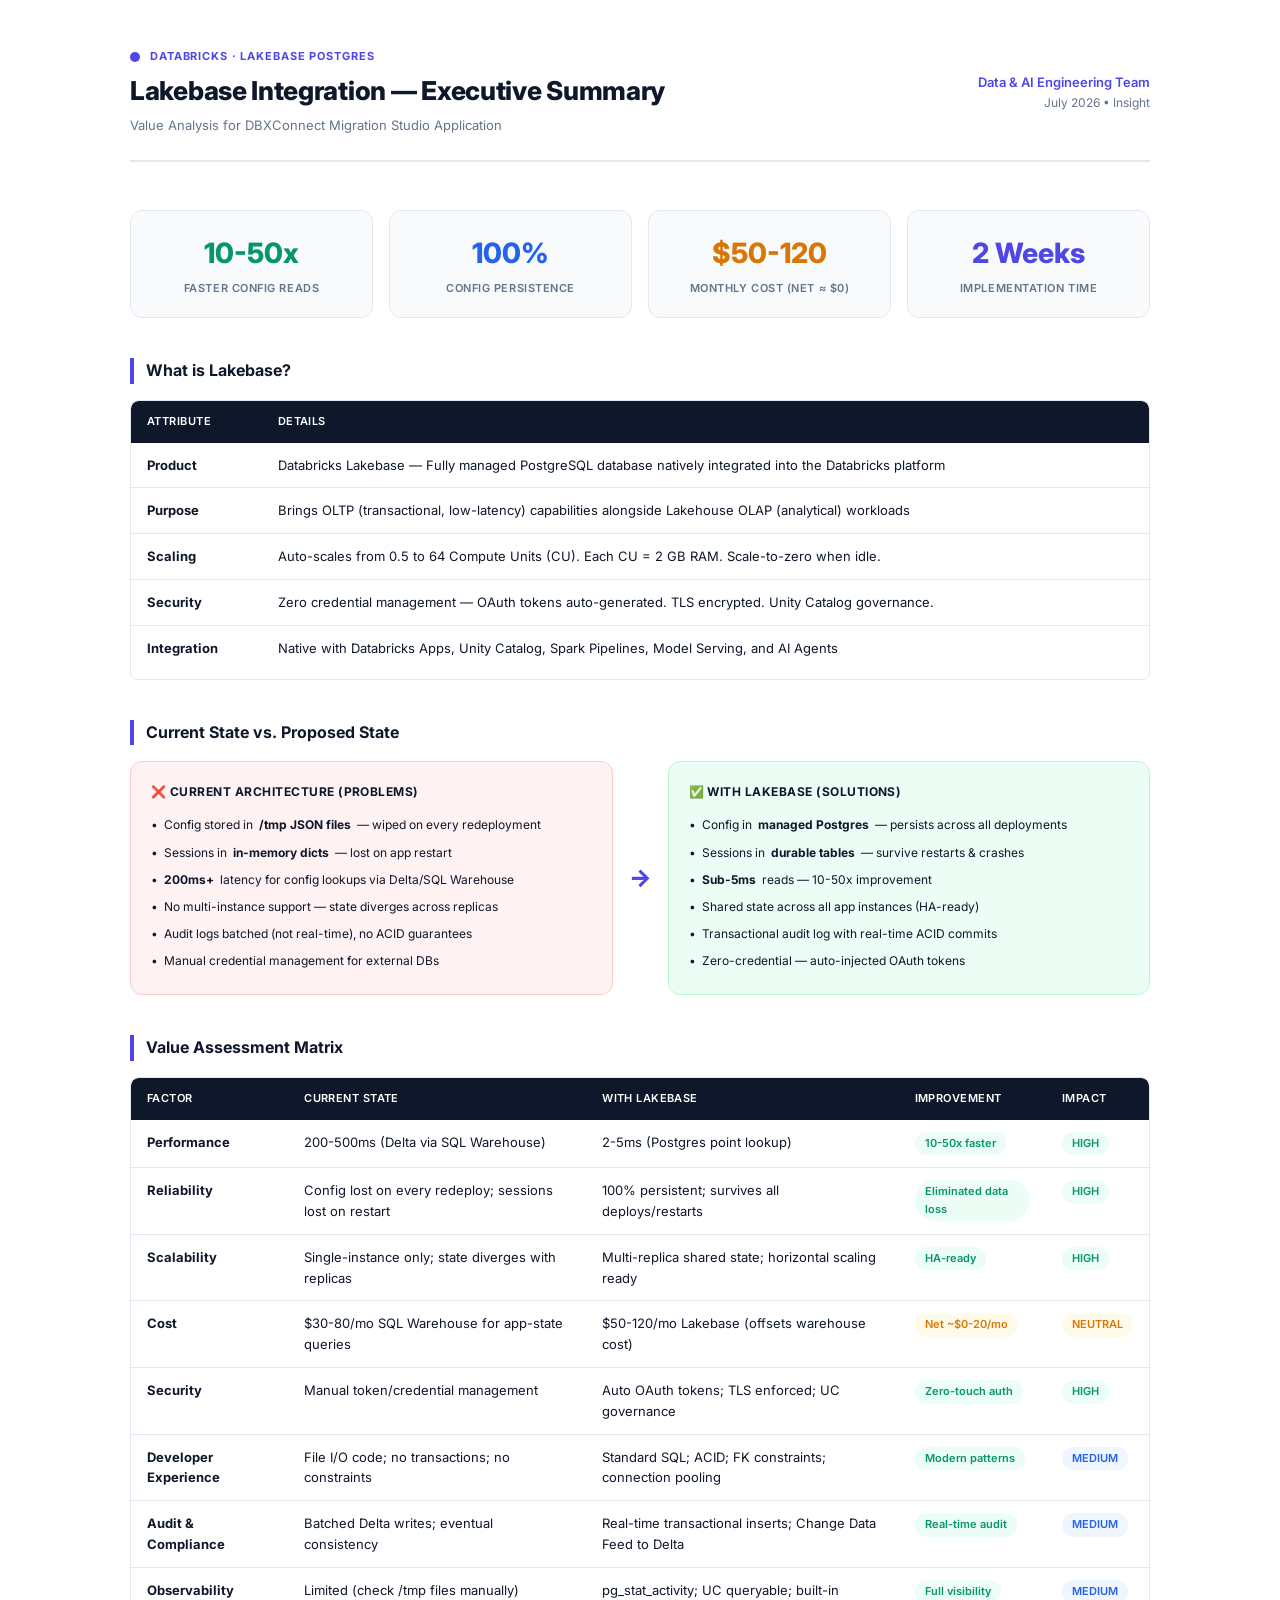
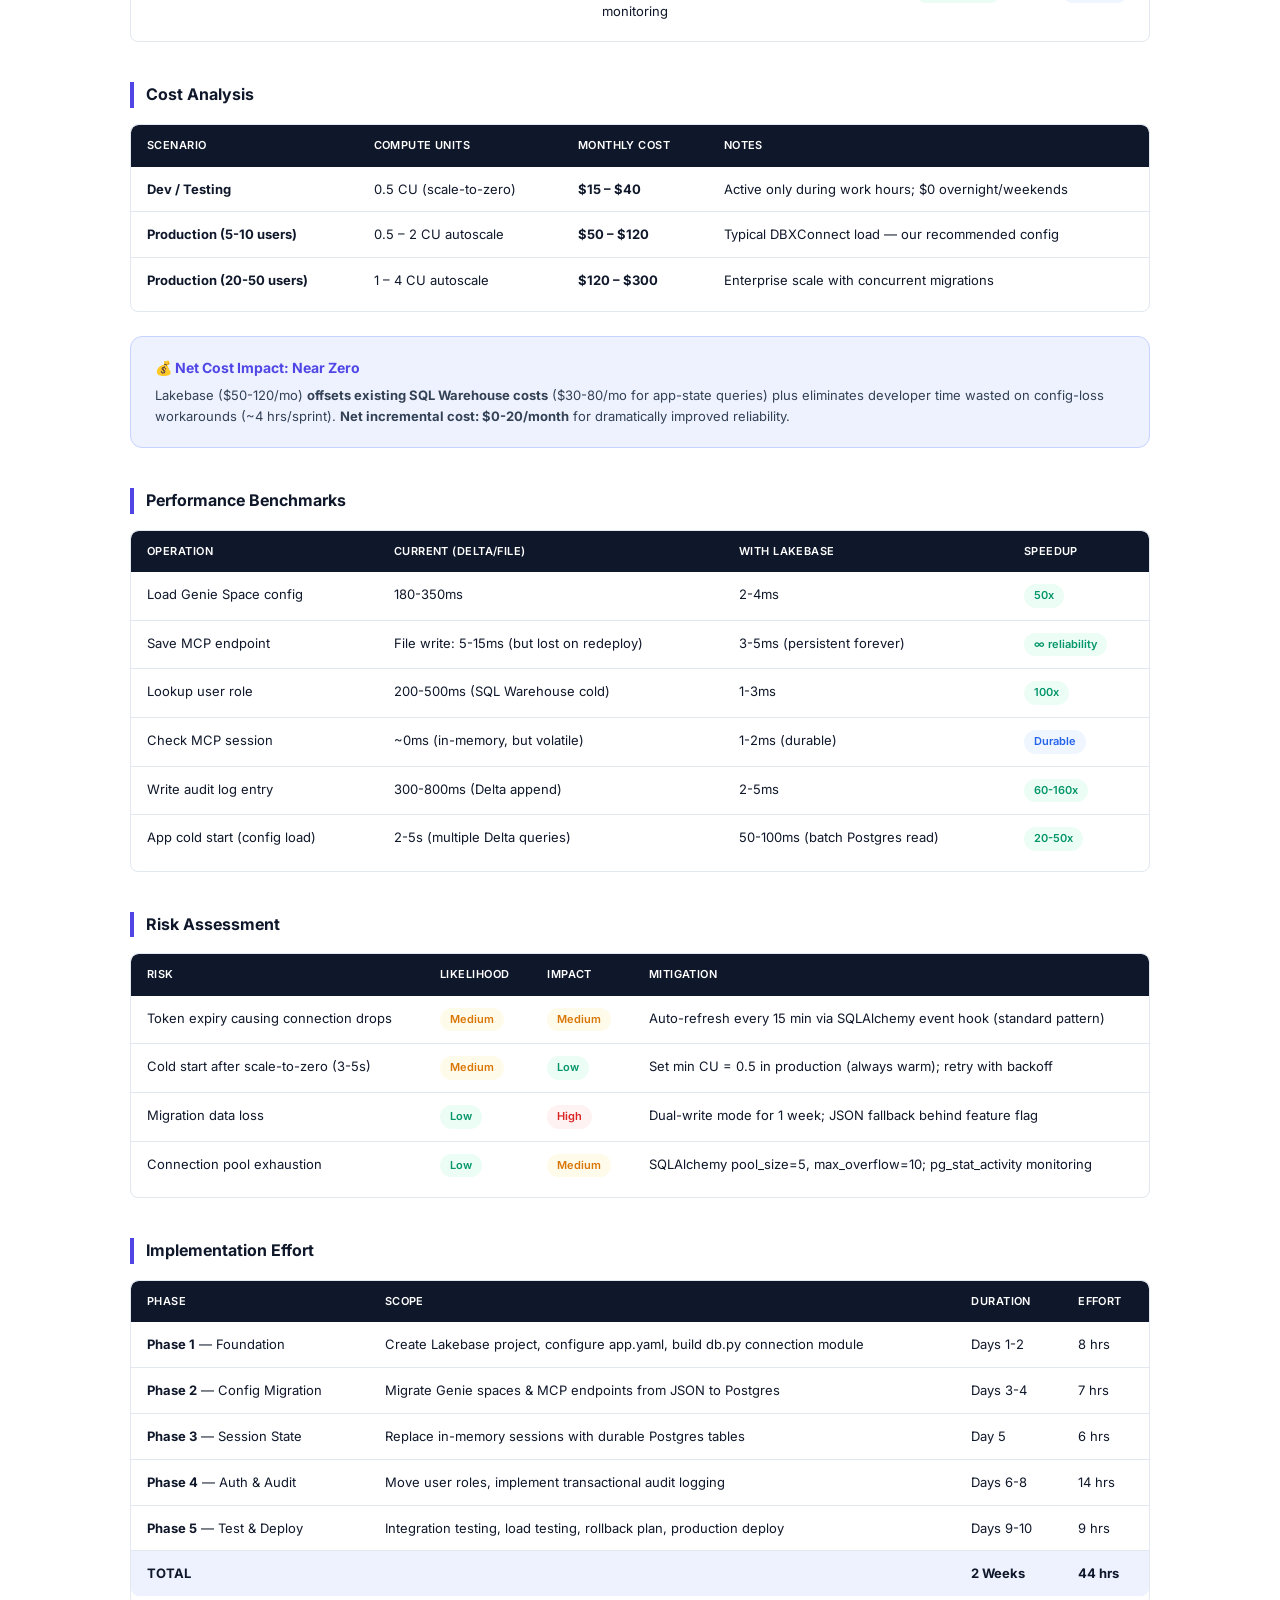
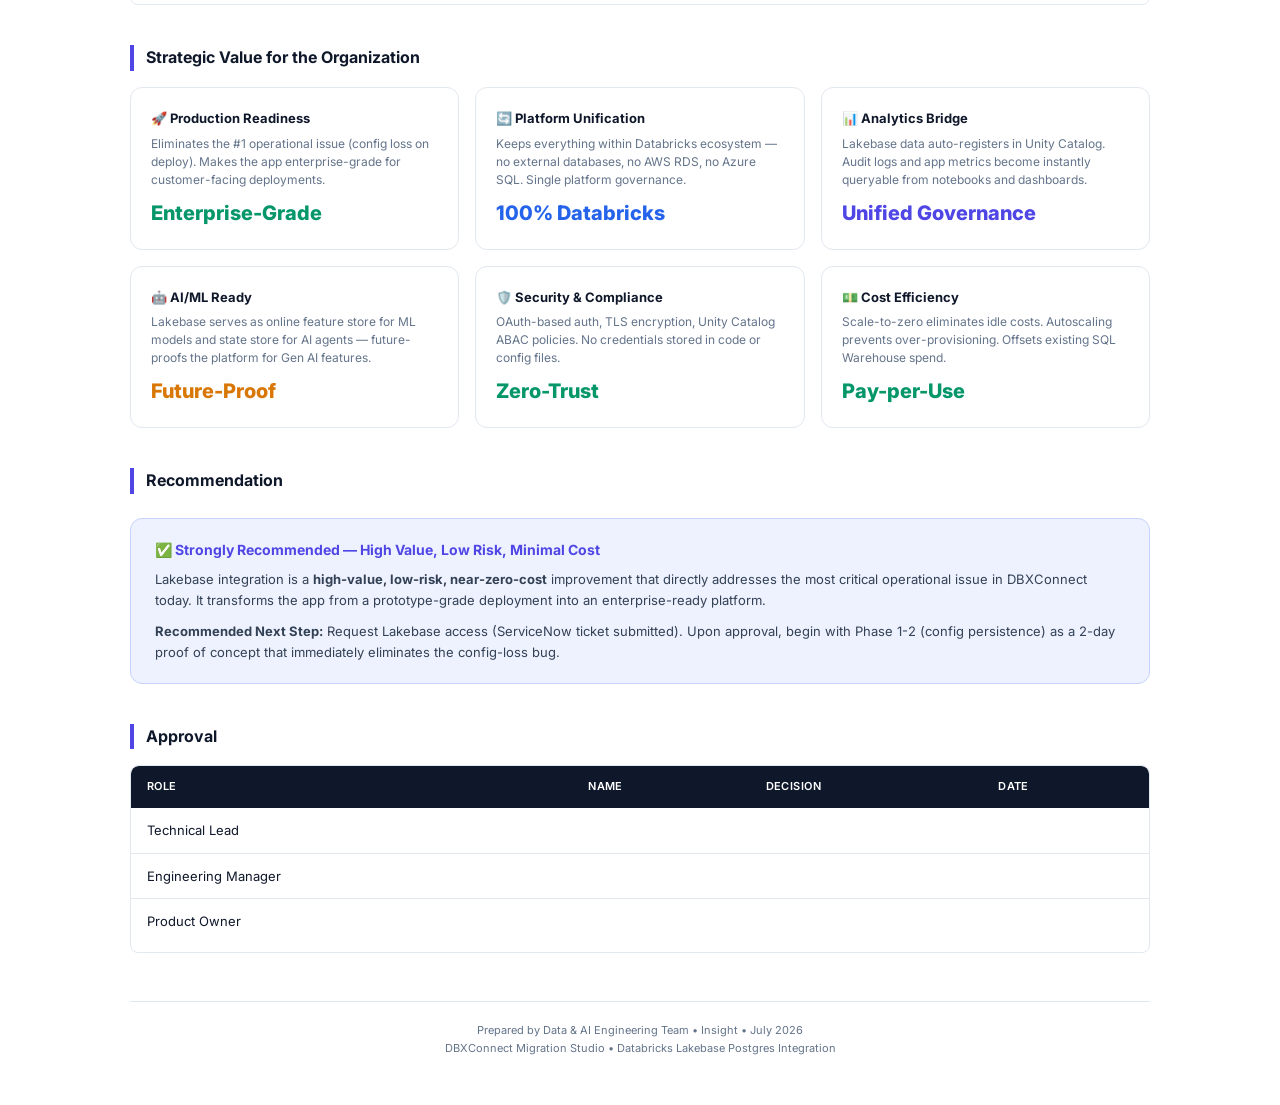
<file: migration_utility/templates/lakebase_executive_summary.html>
<!DOCTYPE html>
<html lang="en">
<head>
<meta charset="UTF-8">
<meta name="viewport" content="width=device-width, initial-scale=1.0">
<title>Lakebase Integration — Executive Summary | DBXConnect Migration Studio</title>
<style>
@import url('https://fonts.googleapis.com/css2?family=Inter:wght@400;500;600;700;800&display=swap');
:root {
  --brand: #4F46E5;
  --brand-light: #EEF2FF;
  --green: #059669;
  --green-light: #ECFDF5;
  --amber: #D97706;
  --amber-light: #FFFBEB;
  --red: #DC2626;
  --red-light: #FEF2F2;
  --blue: #2563EB;
  --blue-light: #EFF6FF;
  --gray-50: #F8FAFC;
  --gray-100: #F1F5F9;
  --gray-200: #E2E8F0;
  --gray-500: #64748B;
  --gray-700: #334155;
  --gray-900: #0F172A;
}
* { box-sizing: border-box; margin: 0; padding: 0; }
body { font-family: 'Inter', -apple-system, sans-serif; background: #fff; color: var(--gray-900); line-height: 1.6; }
.page { max-width: 1100px; margin: 0 auto; padding: 48px 40px; }

/* Header */
.header { display: flex; align-items: center; justify-content: space-between; margin-bottom: 48px; padding-bottom: 24px; border-bottom: 2px solid var(--gray-200); }
.header-left h1 { font-size: 26px; font-weight: 800; color: var(--gray-900); letter-spacing: -.3px; }
.header-left p { font-size: 13px; color: var(--gray-500); margin-top: 4px; }
.header-right { text-align: right; }
.header-right .date { font-size: 12px; color: var(--gray-500); }
.header-right .team { font-size: 13px; font-weight: 600; color: var(--brand); }
.logo-bar { display: flex; align-items: center; gap: 10px; margin-bottom: 4px; }
.logo-bar .dot { width: 10px; height: 10px; border-radius: 50%; background: var(--brand); }

/* Executive KPIs */
.kpi-row { display: grid; grid-template-columns: repeat(4, 1fr); gap: 16px; margin-bottom: 40px; }
.kpi { background: var(--gray-50); border: 1px solid var(--gray-200); border-radius: 12px; padding: 20px; text-align: center; }
.kpi .value { font-size: 28px; font-weight: 800; margin-bottom: 4px; }
.kpi .label { font-size: 11px; font-weight: 600; text-transform: uppercase; letter-spacing: .05em; color: var(--gray-500); }
.kpi.green .value { color: var(--green); }
.kpi.blue .value { color: var(--blue); }
.kpi.amber .value { color: var(--amber); }
.kpi.brand .value { color: var(--brand); }

/* Section */
.section { margin-bottom: 40px; }
.section-title { font-size: 16px; font-weight: 700; color: var(--gray-900); margin-bottom: 16px; padding-left: 12px; border-left: 4px solid var(--brand); }

/* Tables */
table { width: 100%; border-collapse: collapse; font-size: 13px; margin-bottom: 8px; }
thead th { background: var(--gray-900); color: #fff; padding: 12px 16px; text-align: left; font-weight: 600; font-size: 11px; text-transform: uppercase; letter-spacing: .04em; }
thead th:first-child { border-radius: 8px 0 0 0; }
thead th:last-child { border-radius: 0 8px 0 0; }
tbody td { padding: 12px 16px; border-bottom: 1px solid var(--gray-200); vertical-align: top; }
tbody tr:hover td { background: var(--gray-50); }
tbody tr:last-child td { border-bottom: none; }
tbody tr:last-child td:first-child { border-radius: 0 0 0 8px; }
tbody tr:last-child td:last-child { border-radius: 0 0 8px 0; }
.table-wrap { border: 1px solid var(--gray-200); border-radius: 8px; overflow: hidden; }

/* Tags */
.tag { display: inline-block; padding: 3px 10px; border-radius: 99px; font-size: 11px; font-weight: 600; }
.tag-green { background: var(--green-light); color: var(--green); }
.tag-amber { background: var(--amber-light); color: var(--amber); }
.tag-red { background: var(--red-light); color: var(--red); }
.tag-blue { background: var(--blue-light); color: var(--blue); }
.tag-brand { background: var(--brand-light); color: var(--brand); }

/* Score bar */
.score-bar { display: flex; align-items: center; gap: 8px; }
.score-fill { height: 8px; border-radius: 4px; background: var(--green); }
.score-track { flex: 1; height: 8px; border-radius: 4px; background: var(--gray-200); position: relative; overflow: hidden; }
.score-track .fill { position: absolute; left: 0; top: 0; bottom: 0; border-radius: 4px; }

/* Value cards */
.value-grid { display: grid; grid-template-columns: repeat(3, 1fr); gap: 16px; margin: 16px 0; }
.value-card { background: #fff; border: 1.5px solid var(--gray-200); border-radius: 12px; padding: 20px; }
.value-card h4 { font-size: 13px; font-weight: 700; margin-bottom: 6px; display: flex; align-items: center; gap: 8px; }
.value-card p { font-size: 12px; color: var(--gray-500); line-height: 1.5; }
.value-card .metric { font-size: 20px; font-weight: 800; margin-top: 8px; }

/* Comparison */
.vs-row { display: grid; grid-template-columns: 1fr auto 1fr; gap: 0; align-items: stretch; margin: 16px 0; }
.vs-col { padding: 20px; border-radius: 12px; }
.vs-col.before { background: var(--red-light); border: 1px solid #FECACA; }
.vs-col.after { background: var(--green-light); border: 1px solid #BBF7D0; }
.vs-col h4 { font-size: 12px; font-weight: 700; text-transform: uppercase; letter-spacing: .04em; margin-bottom: 10px; }
.vs-col ul { list-style: none; padding: 0; }
.vs-col li { font-size: 12px; padding: 4px 0; display: flex; align-items: flex-start; gap: 6px; }
.vs-arrow { display: flex; align-items: center; justify-content: center; padding: 0 16px; font-size: 24px; color: var(--brand); font-weight: 800; }

/* Callout */
.callout { background: var(--brand-light); border: 1.5px solid #C7D2FE; border-radius: 12px; padding: 20px 24px; margin: 24px 0; }
.callout h4 { font-size: 14px; font-weight: 700; color: var(--brand); margin-bottom: 6px; }
.callout p { font-size: 13px; color: var(--gray-700); }

/* Footer */
.footer { margin-top: 48px; padding-top: 20px; border-top: 1px solid var(--gray-200); text-align: center; font-size: 11px; color: var(--gray-500); }

@media print {
  body { font-size: 11px; }
  .page { padding: 20px; }
  .kpi-row { gap: 8px; }
  .section { margin-bottom: 24px; }
}
@media (max-width: 768px) {
  .kpi-row { grid-template-columns: repeat(2, 1fr); }
  .value-grid { grid-template-columns: 1fr; }
  .vs-row { grid-template-columns: 1fr; }
  .vs-arrow { transform: rotate(90deg); padding: 8px; }
}
</style>
</head>
<body>
<div class="page">

<!-- ================================================================== -->
<!-- HEADER -->
<!-- ================================================================== -->
<div class="header">
  <div class="header-left">
    <div class="logo-bar"><div class="dot"></div><span style="font-size:11px;font-weight:700;color:var(--brand);text-transform:uppercase;letter-spacing:.08em;">Databricks · Lakebase Postgres</span></div>
    <h1>Lakebase Integration — Executive Summary</h1>
    <p>Value Analysis for DBXConnect Migration Studio Application</p>
  </div>
  <div class="header-right">
    <div class="team">Data &amp; AI Engineering Team</div>
    <div class="date">July 2026 &bull; Insight</div>
  </div>
</div>

<!-- ================================================================== -->
<!-- KPI ROW -->
<!-- ================================================================== -->
<div class="kpi-row">
  <div class="kpi green">
    <div class="value">10-50x</div>
    <div class="label">Faster Config Reads</div>
  </div>
  <div class="kpi blue">
    <div class="value">100%</div>
    <div class="label">Config Persistence</div>
  </div>
  <div class="kpi amber">
    <div class="value">$50-120</div>
    <div class="label">Monthly Cost (Net ≈ $0)</div>
  </div>
  <div class="kpi brand">
    <div class="value">2 Weeks</div>
    <div class="label">Implementation Time</div>
  </div>
</div>

<!-- ================================================================== -->
<!-- SECTION: WHAT IS LAKEBASE -->
<!-- ================================================================== -->
<div class="section">
  <div class="section-title">What is Lakebase?</div>
  <div class="table-wrap">
  <table>
    <thead><tr><th>Attribute</th><th>Details</th></tr></thead>
    <tbody>
      <tr><td><strong>Product</strong></td><td>Databricks Lakebase — Fully managed PostgreSQL database natively integrated into the Databricks platform</td></tr>
      <tr><td><strong>Purpose</strong></td><td>Brings OLTP (transactional, low-latency) capabilities alongside Lakehouse OLAP (analytical) workloads</td></tr>
      <tr><td><strong>Scaling</strong></td><td>Auto-scales from 0.5 to 64 Compute Units (CU). Each CU = 2 GB RAM. Scale-to-zero when idle.</td></tr>
      <tr><td><strong>Security</strong></td><td>Zero credential management — OAuth tokens auto-generated. TLS encrypted. Unity Catalog governance.</td></tr>
      <tr><td><strong>Integration</strong></td><td>Native with Databricks Apps, Unity Catalog, Spark Pipelines, Model Serving, and AI Agents</td></tr>
    </tbody>
  </table>
  </div>
</div>

<!-- ================================================================== -->
<!-- SECTION: CURRENT vs PROPOSED -->
<!-- ================================================================== -->
<div class="section">
  <div class="section-title">Current State vs. Proposed State</div>
  <div class="vs-row">
    <div class="vs-col before">
      <h4>❌ Current Architecture (Problems)</h4>
      <ul>
        <li><span>•</span> Config stored in <strong>/tmp JSON files</strong> — wiped on every redeployment</li>
        <li><span>•</span> Sessions in <strong>in-memory dicts</strong> — lost on app restart</li>
        <li><span>•</span> <strong>200ms+</strong> latency for config lookups via Delta/SQL Warehouse</li>
        <li><span>•</span> No multi-instance support — state diverges across replicas</li>
        <li><span>•</span> Audit logs batched (not real-time), no ACID guarantees</li>
        <li><span>•</span> Manual credential management for external DBs</li>
      </ul>
    </div>
    <div class="vs-arrow">→</div>
    <div class="vs-col after">
      <h4>✅ With Lakebase (Solutions)</h4>
      <ul>
        <li><span>•</span> Config in <strong>managed Postgres</strong> — persists across all deployments</li>
        <li><span>•</span> Sessions in <strong>durable tables</strong> — survive restarts &amp; crashes</li>
        <li><span>•</span> <strong>Sub-5ms</strong> reads — 10-50x improvement</li>
        <li><span>•</span> Shared state across all app instances (HA-ready)</li>
        <li><span>•</span> Transactional audit log with real-time ACID commits</li>
        <li><span>•</span> Zero-credential — auto-injected OAuth tokens</li>
      </ul>
    </div>
  </div>
</div>

<!-- ================================================================== -->
<!-- SECTION: VALUE MATRIX -->
<!-- ================================================================== -->
<div class="section">
  <div class="section-title">Value Assessment Matrix</div>
  <div class="table-wrap">
  <table>
    <thead>
      <tr><th>Factor</th><th>Current State</th><th>With Lakebase</th><th>Improvement</th><th>Impact</th></tr>
    </thead>
    <tbody>
      <tr>
        <td><strong>Performance</strong></td>
        <td>200-500ms (Delta via SQL Warehouse)</td>
        <td>2-5ms (Postgres point lookup)</td>
        <td><span class="tag tag-green">10-50x faster</span></td>
        <td><span class="tag tag-green">HIGH</span></td>
      </tr>
      <tr>
        <td><strong>Reliability</strong></td>
        <td>Config lost on every redeploy; sessions lost on restart</td>
        <td>100% persistent; survives all deploys/restarts</td>
        <td><span class="tag tag-green">Eliminated data loss</span></td>
        <td><span class="tag tag-green">HIGH</span></td>
      </tr>
      <tr>
        <td><strong>Scalability</strong></td>
        <td>Single-instance only; state diverges with replicas</td>
        <td>Multi-replica shared state; horizontal scaling ready</td>
        <td><span class="tag tag-green">HA-ready</span></td>
        <td><span class="tag tag-green">HIGH</span></td>
      </tr>
      <tr>
        <td><strong>Cost</strong></td>
        <td>$30-80/mo SQL Warehouse for app-state queries</td>
        <td>$50-120/mo Lakebase (offsets warehouse cost)</td>
        <td><span class="tag tag-amber">Net ~$0-20/mo</span></td>
        <td><span class="tag tag-amber">NEUTRAL</span></td>
      </tr>
      <tr>
        <td><strong>Security</strong></td>
        <td>Manual token/credential management</td>
        <td>Auto OAuth tokens; TLS enforced; UC governance</td>
        <td><span class="tag tag-green">Zero-touch auth</span></td>
        <td><span class="tag tag-green">HIGH</span></td>
      </tr>
      <tr>
        <td><strong>Developer Experience</strong></td>
        <td>File I/O code; no transactions; no constraints</td>
        <td>Standard SQL; ACID; FK constraints; connection pooling</td>
        <td><span class="tag tag-green">Modern patterns</span></td>
        <td><span class="tag tag-blue">MEDIUM</span></td>
      </tr>
      <tr>
        <td><strong>Audit &amp; Compliance</strong></td>
        <td>Batched Delta writes; eventual consistency</td>
        <td>Real-time transactional inserts; Change Data Feed to Delta</td>
        <td><span class="tag tag-green">Real-time audit</span></td>
        <td><span class="tag tag-blue">MEDIUM</span></td>
      </tr>
      <tr>
        <td><strong>Observability</strong></td>
        <td>Limited (check /tmp files manually)</td>
        <td>pg_stat_activity; UC queryable; built-in monitoring</td>
        <td><span class="tag tag-green">Full visibility</span></td>
        <td><span class="tag tag-blue">MEDIUM</span></td>
      </tr>
    </tbody>
  </table>
  </div>
</div>

<!-- ================================================================== -->
<!-- SECTION: COST BREAKDOWN -->
<!-- ================================================================== -->
<div class="section">
  <div class="section-title">Cost Analysis</div>
  <div class="table-wrap">
  <table>
    <thead>
      <tr><th>Scenario</th><th>Compute Units</th><th>Monthly Cost</th><th>Notes</th></tr>
    </thead>
    <tbody>
      <tr>
        <td><strong>Dev / Testing</strong></td>
        <td>0.5 CU (scale-to-zero)</td>
        <td><strong>$15 – $40</strong></td>
        <td>Active only during work hours; $0 overnight/weekends</td>
      </tr>
      <tr>
        <td><strong>Production (5-10 users)</strong></td>
        <td>0.5 – 2 CU autoscale</td>
        <td><strong>$50 – $120</strong></td>
        <td>Typical DBXConnect load — our recommended config</td>
      </tr>
      <tr>
        <td><strong>Production (20-50 users)</strong></td>
        <td>1 – 4 CU autoscale</td>
        <td><strong>$120 – $300</strong></td>
        <td>Enterprise scale with concurrent migrations</td>
      </tr>
    </tbody>
  </table>
  </div>
  <div class="callout">
    <h4>💰 Net Cost Impact: Near Zero</h4>
    <p>Lakebase ($50-120/mo) <strong>offsets existing SQL Warehouse costs</strong> ($30-80/mo for app-state queries) plus eliminates developer time wasted on config-loss workarounds (~4 hrs/sprint). <strong>Net incremental cost: $0-20/month</strong> for dramatically improved reliability.</p>
  </div>
</div>

<!-- ================================================================== -->
<!-- SECTION: PERFORMANCE COMPARISON -->
<!-- ================================================================== -->
<div class="section">
  <div class="section-title">Performance Benchmarks</div>
  <div class="table-wrap">
  <table>
    <thead>
      <tr><th>Operation</th><th>Current (Delta/File)</th><th>With Lakebase</th><th>Speedup</th></tr>
    </thead>
    <tbody>
      <tr>
        <td>Load Genie Space config</td>
        <td>180-350ms</td>
        <td>2-4ms</td>
        <td><span class="tag tag-green">50x</span></td>
      </tr>
      <tr>
        <td>Save MCP endpoint</td>
        <td>File write: 5-15ms (but lost on redeploy)</td>
        <td>3-5ms (persistent forever)</td>
        <td><span class="tag tag-green">∞ reliability</span></td>
      </tr>
      <tr>
        <td>Lookup user role</td>
        <td>200-500ms (SQL Warehouse cold)</td>
        <td>1-3ms</td>
        <td><span class="tag tag-green">100x</span></td>
      </tr>
      <tr>
        <td>Check MCP session</td>
        <td>~0ms (in-memory, but volatile)</td>
        <td>1-2ms (durable)</td>
        <td><span class="tag tag-blue">Durable</span></td>
      </tr>
      <tr>
        <td>Write audit log entry</td>
        <td>300-800ms (Delta append)</td>
        <td>2-5ms</td>
        <td><span class="tag tag-green">60-160x</span></td>
      </tr>
      <tr>
        <td>App cold start (config load)</td>
        <td>2-5s (multiple Delta queries)</td>
        <td>50-100ms (batch Postgres read)</td>
        <td><span class="tag tag-green">20-50x</span></td>
      </tr>
    </tbody>
  </table>
  </div>
</div>

<!-- ================================================================== -->
<!-- SECTION: RISK ASSESSMENT -->
<!-- ================================================================== -->
<div class="section">
  <div class="section-title">Risk Assessment</div>
  <div class="table-wrap">
  <table>
    <thead>
      <tr><th>Risk</th><th>Likelihood</th><th>Impact</th><th>Mitigation</th></tr>
    </thead>
    <tbody>
      <tr>
        <td>Token expiry causing connection drops</td>
        <td><span class="tag tag-amber">Medium</span></td>
        <td><span class="tag tag-amber">Medium</span></td>
        <td>Auto-refresh every 15 min via SQLAlchemy event hook (standard pattern)</td>
      </tr>
      <tr>
        <td>Cold start after scale-to-zero (3-5s)</td>
        <td><span class="tag tag-amber">Medium</span></td>
        <td><span class="tag tag-green">Low</span></td>
        <td>Set min CU = 0.5 in production (always warm); retry with backoff</td>
      </tr>
      <tr>
        <td>Migration data loss</td>
        <td><span class="tag tag-green">Low</span></td>
        <td><span class="tag tag-red">High</span></td>
        <td>Dual-write mode for 1 week; JSON fallback behind feature flag</td>
      </tr>
      <tr>
        <td>Connection pool exhaustion</td>
        <td><span class="tag tag-green">Low</span></td>
        <td><span class="tag tag-amber">Medium</span></td>
        <td>SQLAlchemy pool_size=5, max_overflow=10; pg_stat_activity monitoring</td>
      </tr>
    </tbody>
  </table>
  </div>
</div>

<!-- ================================================================== -->
<!-- SECTION: IMPLEMENTATION SUMMARY -->
<!-- ================================================================== -->
<div class="section">
  <div class="section-title">Implementation Effort</div>
  <div class="table-wrap">
  <table>
    <thead>
      <tr><th>Phase</th><th>Scope</th><th>Duration</th><th>Effort</th></tr>
    </thead>
    <tbody>
      <tr>
        <td><strong>Phase 1</strong> — Foundation</td>
        <td>Create Lakebase project, configure app.yaml, build db.py connection module</td>
        <td>Days 1-2</td>
        <td>8 hrs</td>
      </tr>
      <tr>
        <td><strong>Phase 2</strong> — Config Migration</td>
        <td>Migrate Genie spaces &amp; MCP endpoints from JSON to Postgres</td>
        <td>Days 3-4</td>
        <td>7 hrs</td>
      </tr>
      <tr>
        <td><strong>Phase 3</strong> — Session State</td>
        <td>Replace in-memory sessions with durable Postgres tables</td>
        <td>Day 5</td>
        <td>6 hrs</td>
      </tr>
      <tr>
        <td><strong>Phase 4</strong> — Auth &amp; Audit</td>
        <td>Move user roles, implement transactional audit logging</td>
        <td>Days 6-8</td>
        <td>14 hrs</td>
      </tr>
      <tr>
        <td><strong>Phase 5</strong> — Test &amp; Deploy</td>
        <td>Integration testing, load testing, rollback plan, production deploy</td>
        <td>Days 9-10</td>
        <td>9 hrs</td>
      </tr>
      <tr style="background:var(--brand-light);">
        <td><strong>TOTAL</strong></td>
        <td></td>
        <td><strong>2 Weeks</strong></td>
        <td><strong>44 hrs</strong></td>
      </tr>
    </tbody>
  </table>
  </div>
</div>

<!-- ================================================================== -->
<!-- SECTION: STRATEGIC VALUE -->
<!-- ================================================================== -->
<div class="section">
  <div class="section-title">Strategic Value for the Organization</div>
  <div class="value-grid">
    <div class="value-card">
      <h4>🚀 Production Readiness</h4>
      <p>Eliminates the #1 operational issue (config loss on deploy). Makes the app enterprise-grade for customer-facing deployments.</p>
      <div class="metric" style="color:var(--green);">Enterprise-Grade</div>
    </div>
    <div class="value-card">
      <h4>🔄 Platform Unification</h4>
      <p>Keeps everything within Databricks ecosystem — no external databases, no AWS RDS, no Azure SQL. Single platform governance.</p>
      <div class="metric" style="color:var(--blue);">100% Databricks</div>
    </div>
    <div class="value-card">
      <h4>📊 Analytics Bridge</h4>
      <p>Lakebase data auto-registers in Unity Catalog. Audit logs and app metrics become instantly queryable from notebooks and dashboards.</p>
      <div class="metric" style="color:var(--brand);">Unified Governance</div>
    </div>
    <div class="value-card">
      <h4>🤖 AI/ML Ready</h4>
      <p>Lakebase serves as online feature store for ML models and state store for AI agents — future-proofs the platform for Gen AI features.</p>
      <div class="metric" style="color:var(--amber);">Future-Proof</div>
    </div>
    <div class="value-card">
      <h4>🛡️ Security &amp; Compliance</h4>
      <p>OAuth-based auth, TLS encryption, Unity Catalog ABAC policies. No credentials stored in code or config files.</p>
      <div class="metric" style="color:var(--green);">Zero-Trust</div>
    </div>
    <div class="value-card">
      <h4>💵 Cost Efficiency</h4>
      <p>Scale-to-zero eliminates idle costs. Autoscaling prevents over-provisioning. Offsets existing SQL Warehouse spend.</p>
      <div class="metric" style="color:var(--green);">Pay-per-Use</div>
    </div>
  </div>
</div>

<!-- ================================================================== -->
<!-- SECTION: RECOMMENDATION -->
<!-- ================================================================== -->
<div class="section">
  <div class="section-title">Recommendation</div>
  <div class="callout">
    <h4>✅ Strongly Recommended — High Value, Low Risk, Minimal Cost</h4>
    <p style="margin-top:8px;">Lakebase integration is a <strong>high-value, low-risk, near-zero-cost</strong> improvement that directly addresses the most critical operational issue in DBXConnect today. It transforms the app from a prototype-grade deployment into an enterprise-ready platform.</p>
    <p style="margin-top:10px;"><strong>Recommended Next Step:</strong> Request Lakebase access (ServiceNow ticket submitted). Upon approval, begin with Phase 1-2 (config persistence) as a 2-day proof of concept that immediately eliminates the config-loss bug.</p>
  </div>
</div>

<!-- APPROVAL SECTION -->
<div class="section">
  <div class="section-title">Approval</div>
  <div class="table-wrap">
  <table>
    <thead><tr><th>Role</th><th>Name</th><th>Decision</th><th>Date</th></tr></thead>
    <tbody>
      <tr><td>Technical Lead</td><td></td><td></td><td></td></tr>
      <tr><td>Engineering Manager</td><td></td><td></td><td></td></tr>
      <tr><td>Product Owner</td><td></td><td></td><td></td></tr>
    </tbody>
  </table>
  </div>
</div>

<!-- FOOTER -->
<div class="footer">
  <p>Prepared by Data &amp; AI Engineering Team &bull; Insight &bull; July 2026</p>
  <p>DBXConnect Migration Studio &bull; Databricks Lakebase Postgres Integration</p>
</div>

</div><!-- /page -->
</body>
</html>
</file>
